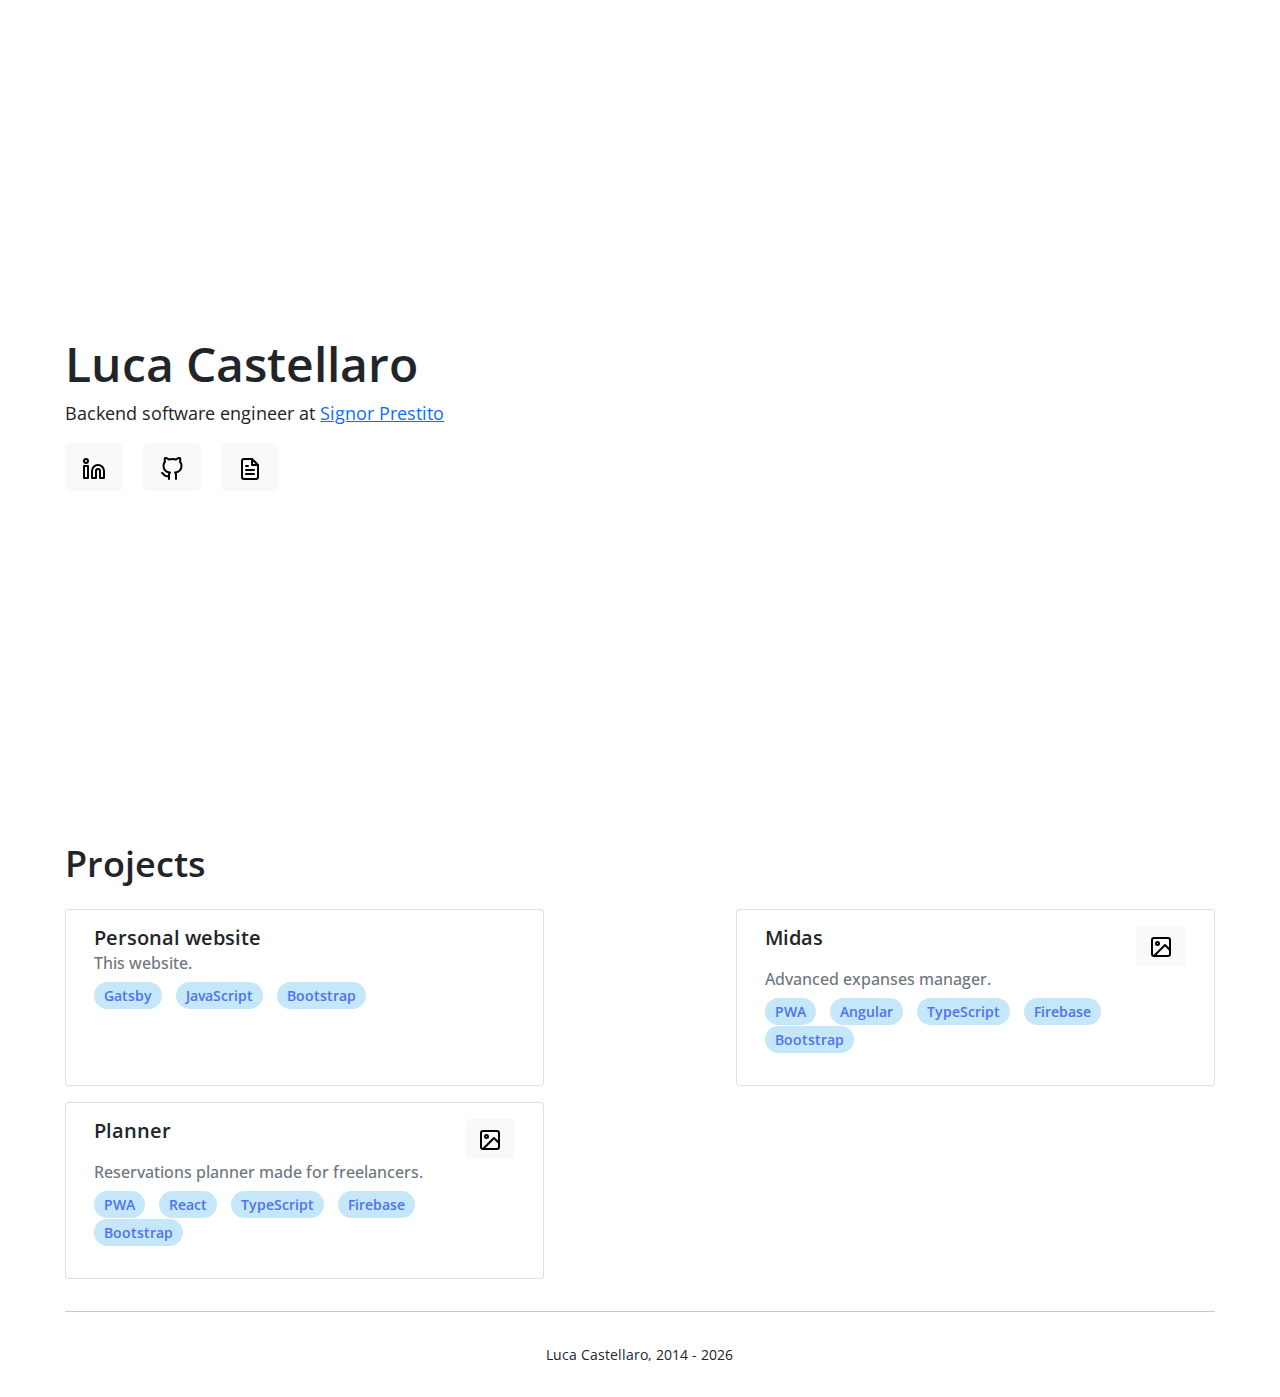
<file: index.html>
<!DOCTYPE html><html><head><meta charSet="utf-8"/><meta http-equiv="x-ua-compatible" content="ie=edge"/><meta name="viewport" content="width=device-width, initial-scale=1, shrink-to-fit=no"/><style data-href="/styles.ce69e01544f70223a83b.css" id="gatsby-global-css">@import url(https://fonts.googleapis.com/css2?family=Open+Sans:wght@400;700&display=swap);
/*!
 * Bootstrap v5.1.3 (https://getbootstrap.com/)
 * Copyright 2011-2021 The Bootstrap Authors
 * Copyright 2011-2021 Twitter, Inc.
 * Licensed under MIT (https://github.com/twbs/bootstrap/blob/main/LICENSE)
 */:root{--bs-blue:#0d6efd;--bs-indigo:#6610f2;--bs-purple:#6f42c1;--bs-pink:#d63384;--bs-red:#dc3545;--bs-orange:#fd7e14;--bs-yellow:#ffc107;--bs-green:#198754;--bs-teal:#20c997;--bs-cyan:#0dcaf0;--bs-white:#fff;--bs-gray:#6c757d;--bs-gray-dark:#343a40;--bs-gray-100:#f8f9fa;--bs-gray-200:#e9ecef;--bs-gray-300:#dee2e6;--bs-gray-400:#ced4da;--bs-gray-500:#adb5bd;--bs-gray-600:#6c757d;--bs-gray-700:#495057;--bs-gray-800:#343a40;--bs-gray-900:#212529;--bs-primary:#0d6efd;--bs-secondary:#6c757d;--bs-success:#198754;--bs-info:#0dcaf0;--bs-warning:#ffc107;--bs-danger:#dc3545;--bs-light:#f8f9fa;--bs-dark:#212529;--bs-primary-rgb:13,110,253;--bs-secondary-rgb:108,117,125;--bs-success-rgb:25,135,84;--bs-info-rgb:13,202,240;--bs-warning-rgb:255,193,7;--bs-danger-rgb:220,53,69;--bs-light-rgb:248,249,250;--bs-dark-rgb:33,37,41;--bs-white-rgb:255,255,255;--bs-black-rgb:0,0,0;--bs-body-color-rgb:33,37,41;--bs-body-bg-rgb:255,255,255;--bs-font-sans-serif:system-ui,-apple-system,"Segoe UI",Roboto,"Helvetica Neue",Arial,"Noto Sans","Liberation Sans",sans-serif,"Apple Color Emoji","Segoe UI Emoji","Segoe UI Symbol","Noto Color Emoji";--bs-font-monospace:SFMono-Regular,Menlo,Monaco,Consolas,"Liberation Mono","Courier New",monospace;--bs-gradient:linear-gradient(180deg,hsla(0,0%,100%,0.15),hsla(0,0%,100%,0));--bs-body-font-family:var(--bs-font-sans-serif);--bs-body-font-size:1rem;--bs-body-font-weight:400;--bs-body-line-height:1.5;--bs-body-color:#212529;--bs-body-bg:#fff}*,:after,:before{box-sizing:border-box}@media (prefers-reduced-motion:no-preference){:root{scroll-behavior:smooth}}body{margin:0;font-family:var(--bs-body-font-family);font-size:var(--bs-body-font-size);font-weight:var(--bs-body-font-weight);line-height:var(--bs-body-line-height);color:var(--bs-body-color);text-align:var(--bs-body-text-align);background-color:var(--bs-body-bg);-webkit-text-size-adjust:100%;-webkit-tap-highlight-color:rgba(0,0,0,0)}hr{margin:1rem 0;color:inherit;background-color:currentColor;border:0;opacity:.25}hr:not([size]){height:1px}.h1,.h2,.h3,.h4,.h5,.h6,h1,h2,h3,h4,h5,h6{margin-top:0;margin-bottom:.5rem;font-weight:500;line-height:1.2}.h1,h1{font-size:calc(1.375rem + 1.5vw)}@media (min-width:1200px){.h1,h1{font-size:2.5rem}}.h2,h2{font-size:calc(1.325rem + .9vw)}@media (min-width:1200px){.h2,h2{font-size:2rem}}.h3,h3{font-size:calc(1.3rem + .6vw)}@media (min-width:1200px){.h3,h3{font-size:1.75rem}}.h4,h4{font-size:calc(1.275rem + .3vw)}@media (min-width:1200px){.h4,h4{font-size:1.5rem}}.h5,h5{font-size:1.25rem}.h6,h6{font-size:1rem}p{margin-top:0;margin-bottom:1rem}abbr[data-bs-original-title],abbr[title]{-webkit-text-decoration:underline dotted;text-decoration:underline dotted;cursor:help;-webkit-text-decoration-skip-ink:none;text-decoration-skip-ink:none}address{margin-bottom:1rem;font-style:normal;line-height:inherit}ol,ul{padding-left:2rem}dl,ol,ul{margin-top:0;margin-bottom:1rem}ol ol,ol ul,ul ol,ul ul{margin-bottom:0}dt{font-weight:700}dd{margin-bottom:.5rem;margin-left:0}blockquote{margin:0 0 1rem}b,strong{font-weight:bolder}.small,small{font-size:.875em}.mark,mark{padding:.2em;background-color:#fcf8e3}sub,sup{position:relative;font-size:.75em;line-height:0;vertical-align:baseline}sub{bottom:-.25em}sup{top:-.5em}a{color:#0d6efd;text-decoration:underline}a:hover{color:#0a58ca}a:not([href]):not([class]),a:not([href]):not([class]):hover{color:inherit;text-decoration:none}code,kbd,pre,samp{font-family:var(--bs-font-monospace);font-size:1em;direction:ltr;unicode-bidi:bidi-override}pre{display:block;margin-top:0;margin-bottom:1rem;overflow:auto;font-size:.875em}pre code{font-size:inherit;color:inherit;word-break:normal}code{font-size:.875em;color:#d63384;word-wrap:break-word}a>code{color:inherit}kbd{padding:.2rem .4rem;font-size:.875em;color:#fff;background-color:#212529;border-radius:.2rem}kbd kbd{padding:0;font-size:1em;font-weight:700}figure{margin:0 0 1rem}img,svg{vertical-align:middle}table{caption-side:bottom;border-collapse:collapse}caption{padding-top:.5rem;padding-bottom:.5rem;color:#6c757d;text-align:left}th{text-align:inherit;text-align:-webkit-match-parent}tbody,td,tfoot,th,thead,tr{border:0 solid;border-color:inherit}label{display:inline-block}button{border-radius:0}button:focus:not(:focus-visible){outline:0}button,input,optgroup,select,textarea{margin:0;font-family:inherit;font-size:inherit;line-height:inherit}button,select{text-transform:none}[role=button]{cursor:pointer}select{word-wrap:normal}select:disabled{opacity:1}[list]::-webkit-calendar-picker-indicator{display:none}[type=button],[type=reset],[type=submit],button{-webkit-appearance:button}[type=button]:not(:disabled),[type=reset]:not(:disabled),[type=submit]:not(:disabled),button:not(:disabled){cursor:pointer}::-moz-focus-inner{padding:0;border-style:none}textarea{resize:vertical}fieldset{min-width:0;padding:0;margin:0;border:0}legend{float:left;width:100%;padding:0;margin-bottom:.5rem;font-size:calc(1.275rem + .3vw);line-height:inherit}@media (min-width:1200px){legend{font-size:1.5rem}}legend+*{clear:left}::-webkit-datetime-edit-day-field,::-webkit-datetime-edit-fields-wrapper,::-webkit-datetime-edit-hour-field,::-webkit-datetime-edit-minute,::-webkit-datetime-edit-month-field,::-webkit-datetime-edit-text,::-webkit-datetime-edit-year-field{padding:0}::-webkit-inner-spin-button{height:auto}[type=search]{outline-offset:-2px;-webkit-appearance:textfield}::-webkit-search-decoration{-webkit-appearance:none}::-webkit-color-swatch-wrapper{padding:0}::file-selector-button{font:inherit}::-webkit-file-upload-button{font:inherit;-webkit-appearance:button}output{display:inline-block}iframe{border:0}summary{display:list-item;cursor:pointer}progress{vertical-align:baseline}[hidden]{display:none!important}.lead{font-size:1.25rem;font-weight:300}.display-1{font-size:calc(1.625rem + 4.5vw);font-weight:300;line-height:1.2}@media (min-width:1200px){.display-1{font-size:5rem}}.display-2{font-size:calc(1.575rem + 3.9vw);font-weight:300;line-height:1.2}@media (min-width:1200px){.display-2{font-size:4.5rem}}.display-3{font-size:calc(1.525rem + 3.3vw);font-weight:300;line-height:1.2}@media (min-width:1200px){.display-3{font-size:4rem}}.display-4{font-size:calc(1.475rem + 2.7vw);font-weight:300;line-height:1.2}@media (min-width:1200px){.display-4{font-size:3.5rem}}.display-5{font-size:calc(1.425rem + 2.1vw);font-weight:300;line-height:1.2}@media (min-width:1200px){.display-5{font-size:3rem}}.display-6{font-size:calc(1.375rem + 1.5vw);font-weight:300;line-height:1.2}@media (min-width:1200px){.display-6{font-size:2.5rem}}.list-inline,.list-unstyled{padding-left:0;list-style:none}.list-inline-item{display:inline-block}.list-inline-item:not(:last-child){margin-right:.5rem}.initialism{font-size:.875em;text-transform:uppercase}.blockquote{margin-bottom:1rem;font-size:1.25rem}.blockquote>:last-child{margin-bottom:0}.blockquote-footer{margin-top:-1rem;margin-bottom:1rem;font-size:.875em;color:#6c757d}.blockquote-footer:before{content:"\2014\A0"}.img-fluid,.img-thumbnail{max-width:100%;height:auto}.img-thumbnail{padding:.25rem;background-color:#fff;border:1px solid #dee2e6;border-radius:.25rem}.figure{display:inline-block}.figure-img{margin-bottom:.5rem;line-height:1}.figure-caption{font-size:.875em;color:#6c757d}.container,.container-fluid,.container-lg,.container-md,.container-sm,.container-xl,.container-xxl{width:100%;padding-right:var(--bs-gutter-x,.75rem);padding-left:var(--bs-gutter-x,.75rem);margin-right:auto;margin-left:auto}@media (min-width:576px){.container,.container-sm{max-width:540px}}@media (min-width:768px){.container,.container-md,.container-sm{max-width:720px}}@media (min-width:992px){.container,.container-lg,.container-md,.container-sm{max-width:960px}}@media (min-width:1200px){.container,.container-lg,.container-md,.container-sm,.container-xl{max-width:1140px}}@media (min-width:1400px){.container,.container-lg,.container-md,.container-sm,.container-xl,.container-xxl{max-width:1320px}}.row{--bs-gutter-x:1.5rem;--bs-gutter-y:0;display:flex;flex-wrap:wrap;margin-top:calc(var(--bs-gutter-y)*-1);margin-right:calc(var(--bs-gutter-x)*-0.5);margin-left:calc(var(--bs-gutter-x)*-0.5)}.row>*{flex-shrink:0;width:100%;max-width:100%;padding-right:calc(var(--bs-gutter-x)*0.5);padding-left:calc(var(--bs-gutter-x)*0.5);margin-top:var(--bs-gutter-y)}.col{flex:1 0}.row-cols-auto>*{flex:0 0 auto;width:auto}.row-cols-1>*{flex:0 0 auto;width:100%}.row-cols-2>*{flex:0 0 auto;width:50%}.row-cols-3>*{flex:0 0 auto;width:33.3333333333%}.row-cols-4>*{flex:0 0 auto;width:25%}.row-cols-5>*{flex:0 0 auto;width:20%}.row-cols-6>*{flex:0 0 auto;width:16.6666666667%}.col-auto{flex:0 0 auto;width:auto}.col-1{flex:0 0 auto;width:8.33333333%}.col-2{flex:0 0 auto;width:16.66666667%}.col-3{flex:0 0 auto;width:25%}.col-4{flex:0 0 auto;width:33.33333333%}.col-5{flex:0 0 auto;width:41.66666667%}.col-6{flex:0 0 auto;width:50%}.col-7{flex:0 0 auto;width:58.33333333%}.col-8{flex:0 0 auto;width:66.66666667%}.col-9{flex:0 0 auto;width:75%}.col-10{flex:0 0 auto;width:83.33333333%}.col-11{flex:0 0 auto;width:91.66666667%}.col-12{flex:0 0 auto;width:100%}.offset-1{margin-left:8.33333333%}.offset-2{margin-left:16.66666667%}.offset-3{margin-left:25%}.offset-4{margin-left:33.33333333%}.offset-5{margin-left:41.66666667%}.offset-6{margin-left:50%}.offset-7{margin-left:58.33333333%}.offset-8{margin-left:66.66666667%}.offset-9{margin-left:75%}.offset-10{margin-left:83.33333333%}.offset-11{margin-left:91.66666667%}.g-0,.gx-0{--bs-gutter-x:0}.g-0,.gy-0{--bs-gutter-y:0}.g-1,.gx-1{--bs-gutter-x:0.25rem}.g-1,.gy-1{--bs-gutter-y:0.25rem}.g-2,.gx-2{--bs-gutter-x:0.5rem}.g-2,.gy-2{--bs-gutter-y:0.5rem}.g-3,.gx-3{--bs-gutter-x:1rem}.g-3,.gy-3{--bs-gutter-y:1rem}.g-4,.gx-4{--bs-gutter-x:1.5rem}.g-4,.gy-4{--bs-gutter-y:1.5rem}.g-5,.gx-5{--bs-gutter-x:3rem}.g-5,.gy-5{--bs-gutter-y:3rem}@media (min-width:576px){.col-sm{flex:1 0}.row-cols-sm-auto>*{flex:0 0 auto;width:auto}.row-cols-sm-1>*{flex:0 0 auto;width:100%}.row-cols-sm-2>*{flex:0 0 auto;width:50%}.row-cols-sm-3>*{flex:0 0 auto;width:33.3333333333%}.row-cols-sm-4>*{flex:0 0 auto;width:25%}.row-cols-sm-5>*{flex:0 0 auto;width:20%}.row-cols-sm-6>*{flex:0 0 auto;width:16.6666666667%}.col-sm-auto{flex:0 0 auto;width:auto}.col-sm-1{flex:0 0 auto;width:8.33333333%}.col-sm-2{flex:0 0 auto;width:16.66666667%}.col-sm-3{flex:0 0 auto;width:25%}.col-sm-4{flex:0 0 auto;width:33.33333333%}.col-sm-5{flex:0 0 auto;width:41.66666667%}.col-sm-6{flex:0 0 auto;width:50%}.col-sm-7{flex:0 0 auto;width:58.33333333%}.col-sm-8{flex:0 0 auto;width:66.66666667%}.col-sm-9{flex:0 0 auto;width:75%}.col-sm-10{flex:0 0 auto;width:83.33333333%}.col-sm-11{flex:0 0 auto;width:91.66666667%}.col-sm-12{flex:0 0 auto;width:100%}.offset-sm-0{margin-left:0}.offset-sm-1{margin-left:8.33333333%}.offset-sm-2{margin-left:16.66666667%}.offset-sm-3{margin-left:25%}.offset-sm-4{margin-left:33.33333333%}.offset-sm-5{margin-left:41.66666667%}.offset-sm-6{margin-left:50%}.offset-sm-7{margin-left:58.33333333%}.offset-sm-8{margin-left:66.66666667%}.offset-sm-9{margin-left:75%}.offset-sm-10{margin-left:83.33333333%}.offset-sm-11{margin-left:91.66666667%}.g-sm-0,.gx-sm-0{--bs-gutter-x:0}.g-sm-0,.gy-sm-0{--bs-gutter-y:0}.g-sm-1,.gx-sm-1{--bs-gutter-x:0.25rem}.g-sm-1,.gy-sm-1{--bs-gutter-y:0.25rem}.g-sm-2,.gx-sm-2{--bs-gutter-x:0.5rem}.g-sm-2,.gy-sm-2{--bs-gutter-y:0.5rem}.g-sm-3,.gx-sm-3{--bs-gutter-x:1rem}.g-sm-3,.gy-sm-3{--bs-gutter-y:1rem}.g-sm-4,.gx-sm-4{--bs-gutter-x:1.5rem}.g-sm-4,.gy-sm-4{--bs-gutter-y:1.5rem}.g-sm-5,.gx-sm-5{--bs-gutter-x:3rem}.g-sm-5,.gy-sm-5{--bs-gutter-y:3rem}}@media (min-width:768px){.col-md{flex:1 0}.row-cols-md-auto>*{flex:0 0 auto;width:auto}.row-cols-md-1>*{flex:0 0 auto;width:100%}.row-cols-md-2>*{flex:0 0 auto;width:50%}.row-cols-md-3>*{flex:0 0 auto;width:33.3333333333%}.row-cols-md-4>*{flex:0 0 auto;width:25%}.row-cols-md-5>*{flex:0 0 auto;width:20%}.row-cols-md-6>*{flex:0 0 auto;width:16.6666666667%}.col-md-auto{flex:0 0 auto;width:auto}.col-md-1{flex:0 0 auto;width:8.33333333%}.col-md-2{flex:0 0 auto;width:16.66666667%}.col-md-3{flex:0 0 auto;width:25%}.col-md-4{flex:0 0 auto;width:33.33333333%}.col-md-5{flex:0 0 auto;width:41.66666667%}.col-md-6{flex:0 0 auto;width:50%}.col-md-7{flex:0 0 auto;width:58.33333333%}.col-md-8{flex:0 0 auto;width:66.66666667%}.col-md-9{flex:0 0 auto;width:75%}.col-md-10{flex:0 0 auto;width:83.33333333%}.col-md-11{flex:0 0 auto;width:91.66666667%}.col-md-12{flex:0 0 auto;width:100%}.offset-md-0{margin-left:0}.offset-md-1{margin-left:8.33333333%}.offset-md-2{margin-left:16.66666667%}.offset-md-3{margin-left:25%}.offset-md-4{margin-left:33.33333333%}.offset-md-5{margin-left:41.66666667%}.offset-md-6{margin-left:50%}.offset-md-7{margin-left:58.33333333%}.offset-md-8{margin-left:66.66666667%}.offset-md-9{margin-left:75%}.offset-md-10{margin-left:83.33333333%}.offset-md-11{margin-left:91.66666667%}.g-md-0,.gx-md-0{--bs-gutter-x:0}.g-md-0,.gy-md-0{--bs-gutter-y:0}.g-md-1,.gx-md-1{--bs-gutter-x:0.25rem}.g-md-1,.gy-md-1{--bs-gutter-y:0.25rem}.g-md-2,.gx-md-2{--bs-gutter-x:0.5rem}.g-md-2,.gy-md-2{--bs-gutter-y:0.5rem}.g-md-3,.gx-md-3{--bs-gutter-x:1rem}.g-md-3,.gy-md-3{--bs-gutter-y:1rem}.g-md-4,.gx-md-4{--bs-gutter-x:1.5rem}.g-md-4,.gy-md-4{--bs-gutter-y:1.5rem}.g-md-5,.gx-md-5{--bs-gutter-x:3rem}.g-md-5,.gy-md-5{--bs-gutter-y:3rem}}@media (min-width:992px){.col-lg{flex:1 0}.row-cols-lg-auto>*{flex:0 0 auto;width:auto}.row-cols-lg-1>*{flex:0 0 auto;width:100%}.row-cols-lg-2>*{flex:0 0 auto;width:50%}.row-cols-lg-3>*{flex:0 0 auto;width:33.3333333333%}.row-cols-lg-4>*{flex:0 0 auto;width:25%}.row-cols-lg-5>*{flex:0 0 auto;width:20%}.row-cols-lg-6>*{flex:0 0 auto;width:16.6666666667%}.col-lg-auto{flex:0 0 auto;width:auto}.col-lg-1{flex:0 0 auto;width:8.33333333%}.col-lg-2{flex:0 0 auto;width:16.66666667%}.col-lg-3{flex:0 0 auto;width:25%}.col-lg-4{flex:0 0 auto;width:33.33333333%}.col-lg-5{flex:0 0 auto;width:41.66666667%}.col-lg-6{flex:0 0 auto;width:50%}.col-lg-7{flex:0 0 auto;width:58.33333333%}.col-lg-8{flex:0 0 auto;width:66.66666667%}.col-lg-9{flex:0 0 auto;width:75%}.col-lg-10{flex:0 0 auto;width:83.33333333%}.col-lg-11{flex:0 0 auto;width:91.66666667%}.col-lg-12{flex:0 0 auto;width:100%}.offset-lg-0{margin-left:0}.offset-lg-1{margin-left:8.33333333%}.offset-lg-2{margin-left:16.66666667%}.offset-lg-3{margin-left:25%}.offset-lg-4{margin-left:33.33333333%}.offset-lg-5{margin-left:41.66666667%}.offset-lg-6{margin-left:50%}.offset-lg-7{margin-left:58.33333333%}.offset-lg-8{margin-left:66.66666667%}.offset-lg-9{margin-left:75%}.offset-lg-10{margin-left:83.33333333%}.offset-lg-11{margin-left:91.66666667%}.g-lg-0,.gx-lg-0{--bs-gutter-x:0}.g-lg-0,.gy-lg-0{--bs-gutter-y:0}.g-lg-1,.gx-lg-1{--bs-gutter-x:0.25rem}.g-lg-1,.gy-lg-1{--bs-gutter-y:0.25rem}.g-lg-2,.gx-lg-2{--bs-gutter-x:0.5rem}.g-lg-2,.gy-lg-2{--bs-gutter-y:0.5rem}.g-lg-3,.gx-lg-3{--bs-gutter-x:1rem}.g-lg-3,.gy-lg-3{--bs-gutter-y:1rem}.g-lg-4,.gx-lg-4{--bs-gutter-x:1.5rem}.g-lg-4,.gy-lg-4{--bs-gutter-y:1.5rem}.g-lg-5,.gx-lg-5{--bs-gutter-x:3rem}.g-lg-5,.gy-lg-5{--bs-gutter-y:3rem}}@media (min-width:1200px){.col-xl{flex:1 0}.row-cols-xl-auto>*{flex:0 0 auto;width:auto}.row-cols-xl-1>*{flex:0 0 auto;width:100%}.row-cols-xl-2>*{flex:0 0 auto;width:50%}.row-cols-xl-3>*{flex:0 0 auto;width:33.3333333333%}.row-cols-xl-4>*{flex:0 0 auto;width:25%}.row-cols-xl-5>*{flex:0 0 auto;width:20%}.row-cols-xl-6>*{flex:0 0 auto;width:16.6666666667%}.col-xl-auto{flex:0 0 auto;width:auto}.col-xl-1{flex:0 0 auto;width:8.33333333%}.col-xl-2{flex:0 0 auto;width:16.66666667%}.col-xl-3{flex:0 0 auto;width:25%}.col-xl-4{flex:0 0 auto;width:33.33333333%}.col-xl-5{flex:0 0 auto;width:41.66666667%}.col-xl-6{flex:0 0 auto;width:50%}.col-xl-7{flex:0 0 auto;width:58.33333333%}.col-xl-8{flex:0 0 auto;width:66.66666667%}.col-xl-9{flex:0 0 auto;width:75%}.col-xl-10{flex:0 0 auto;width:83.33333333%}.col-xl-11{flex:0 0 auto;width:91.66666667%}.col-xl-12{flex:0 0 auto;width:100%}.offset-xl-0{margin-left:0}.offset-xl-1{margin-left:8.33333333%}.offset-xl-2{margin-left:16.66666667%}.offset-xl-3{margin-left:25%}.offset-xl-4{margin-left:33.33333333%}.offset-xl-5{margin-left:41.66666667%}.offset-xl-6{margin-left:50%}.offset-xl-7{margin-left:58.33333333%}.offset-xl-8{margin-left:66.66666667%}.offset-xl-9{margin-left:75%}.offset-xl-10{margin-left:83.33333333%}.offset-xl-11{margin-left:91.66666667%}.g-xl-0,.gx-xl-0{--bs-gutter-x:0}.g-xl-0,.gy-xl-0{--bs-gutter-y:0}.g-xl-1,.gx-xl-1{--bs-gutter-x:0.25rem}.g-xl-1,.gy-xl-1{--bs-gutter-y:0.25rem}.g-xl-2,.gx-xl-2{--bs-gutter-x:0.5rem}.g-xl-2,.gy-xl-2{--bs-gutter-y:0.5rem}.g-xl-3,.gx-xl-3{--bs-gutter-x:1rem}.g-xl-3,.gy-xl-3{--bs-gutter-y:1rem}.g-xl-4,.gx-xl-4{--bs-gutter-x:1.5rem}.g-xl-4,.gy-xl-4{--bs-gutter-y:1.5rem}.g-xl-5,.gx-xl-5{--bs-gutter-x:3rem}.g-xl-5,.gy-xl-5{--bs-gutter-y:3rem}}@media (min-width:1400px){.col-xxl{flex:1 0}.row-cols-xxl-auto>*{flex:0 0 auto;width:auto}.row-cols-xxl-1>*{flex:0 0 auto;width:100%}.row-cols-xxl-2>*{flex:0 0 auto;width:50%}.row-cols-xxl-3>*{flex:0 0 auto;width:33.3333333333%}.row-cols-xxl-4>*{flex:0 0 auto;width:25%}.row-cols-xxl-5>*{flex:0 0 auto;width:20%}.row-cols-xxl-6>*{flex:0 0 auto;width:16.6666666667%}.col-xxl-auto{flex:0 0 auto;width:auto}.col-xxl-1{flex:0 0 auto;width:8.33333333%}.col-xxl-2{flex:0 0 auto;width:16.66666667%}.col-xxl-3{flex:0 0 auto;width:25%}.col-xxl-4{flex:0 0 auto;width:33.33333333%}.col-xxl-5{flex:0 0 auto;width:41.66666667%}.col-xxl-6{flex:0 0 auto;width:50%}.col-xxl-7{flex:0 0 auto;width:58.33333333%}.col-xxl-8{flex:0 0 auto;width:66.66666667%}.col-xxl-9{flex:0 0 auto;width:75%}.col-xxl-10{flex:0 0 auto;width:83.33333333%}.col-xxl-11{flex:0 0 auto;width:91.66666667%}.col-xxl-12{flex:0 0 auto;width:100%}.offset-xxl-0{margin-left:0}.offset-xxl-1{margin-left:8.33333333%}.offset-xxl-2{margin-left:16.66666667%}.offset-xxl-3{margin-left:25%}.offset-xxl-4{margin-left:33.33333333%}.offset-xxl-5{margin-left:41.66666667%}.offset-xxl-6{margin-left:50%}.offset-xxl-7{margin-left:58.33333333%}.offset-xxl-8{margin-left:66.66666667%}.offset-xxl-9{margin-left:75%}.offset-xxl-10{margin-left:83.33333333%}.offset-xxl-11{margin-left:91.66666667%}.g-xxl-0,.gx-xxl-0{--bs-gutter-x:0}.g-xxl-0,.gy-xxl-0{--bs-gutter-y:0}.g-xxl-1,.gx-xxl-1{--bs-gutter-x:0.25rem}.g-xxl-1,.gy-xxl-1{--bs-gutter-y:0.25rem}.g-xxl-2,.gx-xxl-2{--bs-gutter-x:0.5rem}.g-xxl-2,.gy-xxl-2{--bs-gutter-y:0.5rem}.g-xxl-3,.gx-xxl-3{--bs-gutter-x:1rem}.g-xxl-3,.gy-xxl-3{--bs-gutter-y:1rem}.g-xxl-4,.gx-xxl-4{--bs-gutter-x:1.5rem}.g-xxl-4,.gy-xxl-4{--bs-gutter-y:1.5rem}.g-xxl-5,.gx-xxl-5{--bs-gutter-x:3rem}.g-xxl-5,.gy-xxl-5{--bs-gutter-y:3rem}}.table{--bs-table-bg:transparent;--bs-table-accent-bg:transparent;--bs-table-striped-color:#212529;--bs-table-striped-bg:rgba(0,0,0,0.05);--bs-table-active-color:#212529;--bs-table-active-bg:rgba(0,0,0,0.1);--bs-table-hover-color:#212529;--bs-table-hover-bg:rgba(0,0,0,0.075);width:100%;margin-bottom:1rem;color:#212529;vertical-align:top;border-color:#dee2e6}.table>:not(caption)>*>*{padding:.5rem;background-color:var(--bs-table-bg);border-bottom-width:1px;box-shadow:inset 0 0 0 9999px var(--bs-table-accent-bg)}.table>tbody{vertical-align:inherit}.table>thead{vertical-align:bottom}.table>:not(:first-child){border-top:2px solid}.caption-top{caption-side:top}.table-sm>:not(caption)>*>*{padding:.25rem}.table-bordered>:not(caption)>*{border-width:1px 0}.table-bordered>:not(caption)>*>*{border-width:0 1px}.table-borderless>:not(caption)>*>*{border-bottom-width:0}.table-borderless>:not(:first-child){border-top-width:0}.table-striped>tbody>tr:nth-of-type(odd)>*{--bs-table-accent-bg:var(--bs-table-striped-bg);color:var(--bs-table-striped-color)}.table-active{--bs-table-accent-bg:var(--bs-table-active-bg);color:var(--bs-table-active-color)}.table-hover>tbody>tr:hover>*{--bs-table-accent-bg:var(--bs-table-hover-bg);color:var(--bs-table-hover-color)}.table-primary{--bs-table-bg:#cfe2ff;--bs-table-striped-bg:#c5d7f2;--bs-table-striped-color:#000;--bs-table-active-bg:#bacbe6;--bs-table-active-color:#000;--bs-table-hover-bg:#bfd1ec;--bs-table-hover-color:#000;color:#000;border-color:#bacbe6}.table-secondary{--bs-table-bg:#e2e3e5;--bs-table-striped-bg:#d7d8da;--bs-table-striped-color:#000;--bs-table-active-bg:#cbccce;--bs-table-active-color:#000;--bs-table-hover-bg:#d1d2d4;--bs-table-hover-color:#000;color:#000;border-color:#cbccce}.table-success{--bs-table-bg:#d1e7dd;--bs-table-striped-bg:#c7dbd2;--bs-table-striped-color:#000;--bs-table-active-bg:#bcd0c7;--bs-table-active-color:#000;--bs-table-hover-bg:#c1d6cc;--bs-table-hover-color:#000;color:#000;border-color:#bcd0c7}.table-info{--bs-table-bg:#cff4fc;--bs-table-striped-bg:#c5e8ef;--bs-table-striped-color:#000;--bs-table-active-bg:#badce3;--bs-table-active-color:#000;--bs-table-hover-bg:#bfe2e9;--bs-table-hover-color:#000;color:#000;border-color:#badce3}.table-warning{--bs-table-bg:#fff3cd;--bs-table-striped-bg:#f2e7c3;--bs-table-striped-color:#000;--bs-table-active-bg:#e6dbb9;--bs-table-active-color:#000;--bs-table-hover-bg:#ece1be;--bs-table-hover-color:#000;color:#000;border-color:#e6dbb9}.table-danger{--bs-table-bg:#f8d7da;--bs-table-striped-bg:#eccccf;--bs-table-striped-color:#000;--bs-table-active-bg:#dfc2c4;--bs-table-active-color:#000;--bs-table-hover-bg:#e5c7ca;--bs-table-hover-color:#000;color:#000;border-color:#dfc2c4}.table-light{--bs-table-bg:#f8f9fa;--bs-table-striped-bg:#ecedee;--bs-table-striped-color:#000;--bs-table-active-bg:#dfe0e1;--bs-table-active-color:#000;--bs-table-hover-bg:#e5e6e7;--bs-table-hover-color:#000;color:#000;border-color:#dfe0e1}.table-dark{--bs-table-bg:#212529;--bs-table-striped-bg:#2c3034;--bs-table-striped-color:#fff;--bs-table-active-bg:#373b3e;--bs-table-active-color:#fff;--bs-table-hover-bg:#323539;--bs-table-hover-color:#fff;color:#fff;border-color:#373b3e}.table-responsive{overflow-x:auto;-webkit-overflow-scrolling:touch}@media (max-width:575.98px){.table-responsive-sm{overflow-x:auto;-webkit-overflow-scrolling:touch}}@media (max-width:767.98px){.table-responsive-md{overflow-x:auto;-webkit-overflow-scrolling:touch}}@media (max-width:991.98px){.table-responsive-lg{overflow-x:auto;-webkit-overflow-scrolling:touch}}@media (max-width:1199.98px){.table-responsive-xl{overflow-x:auto;-webkit-overflow-scrolling:touch}}@media (max-width:1399.98px){.table-responsive-xxl{overflow-x:auto;-webkit-overflow-scrolling:touch}}.form-label{margin-bottom:.5rem}.col-form-label{padding-top:calc(.375rem + 1px);padding-bottom:calc(.375rem + 1px);margin-bottom:0;font-size:inherit;line-height:1.5}.col-form-label-lg{padding-top:calc(.5rem + 1px);padding-bottom:calc(.5rem + 1px);font-size:1.25rem}.col-form-label-sm{padding-top:calc(.25rem + 1px);padding-bottom:calc(.25rem + 1px);font-size:.875rem}.form-text{margin-top:.25rem;font-size:.875em;color:#6c757d}.form-control{display:block;width:100%;padding:.375rem .75rem;font-size:1rem;font-weight:400;line-height:1.5;color:#212529;background-color:#fff;background-clip:padding-box;border:1px solid #ced4da;-webkit-appearance:none;appearance:none;border-radius:.25rem;transition:border-color .15s ease-in-out,box-shadow .15s ease-in-out}@media (prefers-reduced-motion:reduce){.form-control{transition:none}}.form-control[type=file]{overflow:hidden}.form-control[type=file]:not(:disabled):not([readonly]){cursor:pointer}.form-control:focus{color:#212529;background-color:#fff;border-color:#86b7fe;outline:0;box-shadow:0 0 0 .25rem rgba(13,110,253,.25)}.form-control::-webkit-date-and-time-value{height:1.5em}.form-control::-webkit-input-placeholder{color:#6c757d;opacity:1}.form-control:-ms-input-placeholder{color:#6c757d;opacity:1}.form-control::placeholder{color:#6c757d;opacity:1}.form-control:disabled,.form-control[readonly]{background-color:#e9ecef;opacity:1}.form-control::file-selector-button{padding:.375rem .75rem;margin:-.375rem -.75rem;-webkit-margin-end:.75rem;margin-inline-end:.75rem;color:#212529;background-color:#e9ecef;pointer-events:none;border:0 solid;border-color:inherit;border-inline-end-width:1px;border-radius:0;transition:color .15s ease-in-out,background-color .15s ease-in-out,border-color .15s ease-in-out,box-shadow .15s ease-in-out}@media (prefers-reduced-motion:reduce){.form-control::-webkit-file-upload-button{-webkit-transition:none;transition:none}.form-control::file-selector-button{transition:none}}.form-control:hover:not(:disabled):not([readonly])::file-selector-button{background-color:#dde0e3}.form-control::-webkit-file-upload-button{padding:.375rem .75rem;margin:-.375rem -.75rem;-webkit-margin-end:.75rem;margin-inline-end:.75rem;color:#212529;background-color:#e9ecef;pointer-events:none;border:0 solid;border-color:inherit;border-inline-end-width:1px;border-radius:0;-webkit-transition:color .15s ease-in-out,background-color .15s ease-in-out,border-color .15s ease-in-out,box-shadow .15s ease-in-out;transition:color .15s ease-in-out,background-color .15s ease-in-out,border-color .15s ease-in-out,box-shadow .15s ease-in-out}@media (prefers-reduced-motion:reduce){.form-control::-webkit-file-upload-button{-webkit-transition:none;transition:none}}.form-control:hover:not(:disabled):not([readonly])::-webkit-file-upload-button{background-color:#dde0e3}.form-control-plaintext{display:block;width:100%;padding:.375rem 0;margin-bottom:0;line-height:1.5;color:#212529;background-color:transparent;border:solid transparent;border-width:1px 0}.form-control-plaintext.form-control-lg,.form-control-plaintext.form-control-sm{padding-right:0;padding-left:0}.form-control-sm{min-height:calc(1.5em + .5rem + 2px);padding:.25rem .5rem;font-size:.875rem;border-radius:.2rem}.form-control-sm::file-selector-button{padding:.25rem .5rem;margin:-.25rem -.5rem;-webkit-margin-end:.5rem;margin-inline-end:.5rem}.form-control-sm::-webkit-file-upload-button{padding:.25rem .5rem;margin:-.25rem -.5rem;-webkit-margin-end:.5rem;margin-inline-end:.5rem}.form-control-lg{min-height:calc(1.5em + 1rem + 2px);padding:.5rem 1rem;font-size:1.25rem;border-radius:.3rem}.form-control-lg::file-selector-button{padding:.5rem 1rem;margin:-.5rem -1rem;-webkit-margin-end:1rem;margin-inline-end:1rem}.form-control-lg::-webkit-file-upload-button{padding:.5rem 1rem;margin:-.5rem -1rem;-webkit-margin-end:1rem;margin-inline-end:1rem}textarea.form-control{min-height:calc(1.5em + .75rem + 2px)}textarea.form-control-sm{min-height:calc(1.5em + .5rem + 2px)}textarea.form-control-lg{min-height:calc(1.5em + 1rem + 2px)}.form-control-color{width:3rem;height:auto;padding:.375rem}.form-control-color:not(:disabled):not([readonly]){cursor:pointer}.form-control-color::-moz-color-swatch{height:1.5em;border-radius:.25rem}.form-control-color::-webkit-color-swatch{height:1.5em;border-radius:.25rem}.form-select{display:block;width:100%;padding:.375rem 2.25rem .375rem .75rem;-moz-padding-start:calc(.75rem - 3px);font-size:1rem;font-weight:400;line-height:1.5;color:#212529;background-color:#fff;background-image:url("data:image/svg+xml;charset=utf-8,%3Csvg xmlns='http://www.w3.org/2000/svg' viewBox='0 0 16 16'%3E%3Cpath fill='none' stroke='%23343a40' stroke-linecap='round' stroke-linejoin='round' stroke-width='2' d='M2 5l6 6 6-6'/%3E%3C/svg%3E");background-repeat:no-repeat;background-position:right .75rem center;background-size:16px 12px;border:1px solid #ced4da;border-radius:.25rem;transition:border-color .15s ease-in-out,box-shadow .15s ease-in-out;-webkit-appearance:none;appearance:none}@media (prefers-reduced-motion:reduce){.form-select{transition:none}}.form-select:focus{border-color:#86b7fe;outline:0;box-shadow:0 0 0 .25rem rgba(13,110,253,.25)}.form-select[multiple],.form-select[size]:not([size="1"]){padding-right:.75rem;background-image:none}.form-select:disabled{background-color:#e9ecef}.form-select:-moz-focusring{color:transparent;text-shadow:0 0 0 #212529}.form-select-sm{padding-top:.25rem;padding-bottom:.25rem;padding-left:.5rem;font-size:.875rem;border-radius:.2rem}.form-select-lg{padding-top:.5rem;padding-bottom:.5rem;padding-left:1rem;font-size:1.25rem;border-radius:.3rem}.form-check{display:block;min-height:1.5rem;padding-left:1.5em;margin-bottom:.125rem}.form-check .form-check-input{float:left;margin-left:-1.5em}.form-check-input{width:1em;height:1em;margin-top:.25em;vertical-align:top;background-color:#fff;background-repeat:no-repeat;background-position:50%;background-size:contain;border:1px solid rgba(0,0,0,.25);-webkit-appearance:none;appearance:none;-webkit-print-color-adjust:exact;color-adjust:exact}.form-check-input[type=checkbox]{border-radius:.25em}.form-check-input[type=radio]{border-radius:50%}.form-check-input:active{-webkit-filter:brightness(90%);filter:brightness(90%)}.form-check-input:focus{border-color:#86b7fe;outline:0;box-shadow:0 0 0 .25rem rgba(13,110,253,.25)}.form-check-input:checked{background-color:#0d6efd;border-color:#0d6efd}.form-check-input:checked[type=checkbox]{background-image:url("data:image/svg+xml;charset=utf-8,%3Csvg xmlns='http://www.w3.org/2000/svg' viewBox='0 0 20 20'%3E%3Cpath fill='none' stroke='%23fff' stroke-linecap='round' stroke-linejoin='round' stroke-width='3' d='M6 10l3 3l6-6'/%3E%3C/svg%3E")}.form-check-input:checked[type=radio]{background-image:url("data:image/svg+xml;charset=utf-8,%3Csvg xmlns='http://www.w3.org/2000/svg' viewBox='-4 -4 8 8'%3E%3Ccircle r='2' fill='%23fff'/%3E%3C/svg%3E")}.form-check-input[type=checkbox]:indeterminate{background-color:#0d6efd;border-color:#0d6efd;background-image:url("data:image/svg+xml;charset=utf-8,%3Csvg xmlns='http://www.w3.org/2000/svg' viewBox='0 0 20 20'%3E%3Cpath fill='none' stroke='%23fff' stroke-linecap='round' stroke-linejoin='round' stroke-width='3' d='M6 10h8'/%3E%3C/svg%3E")}.form-check-input:disabled{pointer-events:none;-webkit-filter:none;filter:none;opacity:.5}.form-check-input:disabled~.form-check-label,.form-check-input[disabled]~.form-check-label{opacity:.5}.form-switch{padding-left:2.5em}.form-switch .form-check-input{width:2em;margin-left:-2.5em;background-image:url("data:image/svg+xml;charset=utf-8,%3Csvg xmlns='http://www.w3.org/2000/svg' viewBox='-4 -4 8 8'%3E%3Ccircle r='3' fill='rgba(0, 0, 0, 0.25)'/%3E%3C/svg%3E");background-position:0;border-radius:2em;transition:background-position .15s ease-in-out}@media (prefers-reduced-motion:reduce){.form-switch .form-check-input{transition:none}}.form-switch .form-check-input:focus{background-image:url("data:image/svg+xml;charset=utf-8,%3Csvg xmlns='http://www.w3.org/2000/svg' viewBox='-4 -4 8 8'%3E%3Ccircle r='3' fill='%2386b7fe'/%3E%3C/svg%3E")}.form-switch .form-check-input:checked{background-position:100%;background-image:url("data:image/svg+xml;charset=utf-8,%3Csvg xmlns='http://www.w3.org/2000/svg' viewBox='-4 -4 8 8'%3E%3Ccircle r='3' fill='%23fff'/%3E%3C/svg%3E")}.form-check-inline{display:inline-block;margin-right:1rem}.btn-check{position:absolute;clip:rect(0,0,0,0);pointer-events:none}.btn-check:disabled+.btn,.btn-check[disabled]+.btn{pointer-events:none;-webkit-filter:none;filter:none;opacity:.65}.form-range{width:100%;height:1.5rem;padding:0;background-color:transparent;-webkit-appearance:none;appearance:none}.form-range:focus{outline:0}.form-range:focus::-webkit-slider-thumb{box-shadow:0 0 0 1px #fff,0 0 0 .25rem rgba(13,110,253,.25)}.form-range:focus::-moz-range-thumb{box-shadow:0 0 0 1px #fff,0 0 0 .25rem rgba(13,110,253,.25)}.form-range::-moz-focus-outer{border:0}.form-range::-webkit-slider-thumb{width:1rem;height:1rem;margin-top:-.25rem;background-color:#0d6efd;border:0;border-radius:1rem;-webkit-transition:background-color .15s ease-in-out,border-color .15s ease-in-out,box-shadow .15s ease-in-out;transition:background-color .15s ease-in-out,border-color .15s ease-in-out,box-shadow .15s ease-in-out;-webkit-appearance:none;appearance:none}@media (prefers-reduced-motion:reduce){.form-range::-webkit-slider-thumb{-webkit-transition:none;transition:none}}.form-range::-webkit-slider-thumb:active{background-color:#b6d4fe}.form-range::-webkit-slider-runnable-track{width:100%;height:.5rem;color:transparent;cursor:pointer;background-color:#dee2e6;border-color:transparent;border-radius:1rem}.form-range::-moz-range-thumb{width:1rem;height:1rem;background-color:#0d6efd;border:0;border-radius:1rem;-moz-transition:background-color .15s ease-in-out,border-color .15s ease-in-out,box-shadow .15s ease-in-out;transition:background-color .15s ease-in-out,border-color .15s ease-in-out,box-shadow .15s ease-in-out;appearance:none}@media (prefers-reduced-motion:reduce){.form-range::-moz-range-thumb{-moz-transition:none;transition:none}}.form-range::-moz-range-thumb:active{background-color:#b6d4fe}.form-range::-moz-range-track{width:100%;height:.5rem;color:transparent;cursor:pointer;background-color:#dee2e6;border-color:transparent;border-radius:1rem}.form-range:disabled{pointer-events:none}.form-range:disabled::-webkit-slider-thumb{background-color:#adb5bd}.form-range:disabled::-moz-range-thumb{background-color:#adb5bd}.form-floating{position:relative}.form-floating>.form-control,.form-floating>.form-select{height:calc(3.5rem + 2px);line-height:1.25}.form-floating>label{position:absolute;top:0;left:0;height:100%;padding:1rem .75rem;pointer-events:none;border:1px solid transparent;-webkit-transform-origin:0 0;transform-origin:0 0;transition:opacity .1s ease-in-out,-webkit-transform .1s ease-in-out;transition:opacity .1s ease-in-out,transform .1s ease-in-out;transition:opacity .1s ease-in-out,transform .1s ease-in-out,-webkit-transform .1s ease-in-out}@media (prefers-reduced-motion:reduce){.form-floating>label{transition:none}}.form-floating>.form-control{padding:1rem .75rem}.form-floating>.form-control::-webkit-input-placeholder{color:transparent}.form-floating>.form-control:-ms-input-placeholder{color:transparent}.form-floating>.form-control::placeholder{color:transparent}.form-floating>.form-control:not(:-ms-input-placeholder){padding-top:1.625rem;padding-bottom:.625rem}.form-floating>.form-control:focus,.form-floating>.form-control:not(:placeholder-shown){padding-top:1.625rem;padding-bottom:.625rem}.form-floating>.form-control:-webkit-autofill{padding-top:1.625rem;padding-bottom:.625rem}.form-floating>.form-select{padding-top:1.625rem;padding-bottom:.625rem}.form-floating>.form-control:not(:-ms-input-placeholder)~label{opacity:.65;transform:scale(.85) translateY(-.5rem) translateX(.15rem)}.form-floating>.form-control:focus~label,.form-floating>.form-control:not(:placeholder-shown)~label,.form-floating>.form-select~label{opacity:.65;-webkit-transform:scale(.85) translateY(-.5rem) translateX(.15rem);transform:scale(.85) translateY(-.5rem) translateX(.15rem)}.form-floating>.form-control:-webkit-autofill~label{opacity:.65;-webkit-transform:scale(.85) translateY(-.5rem) translateX(.15rem);transform:scale(.85) translateY(-.5rem) translateX(.15rem)}.input-group{position:relative;display:flex;flex-wrap:wrap;align-items:stretch;width:100%}.input-group>.form-control,.input-group>.form-select{position:relative;flex:1 1 auto;width:1%;min-width:0}.input-group>.form-control:focus,.input-group>.form-select:focus{z-index:3}.input-group .btn{position:relative;z-index:2}.input-group .btn:focus{z-index:3}.input-group-text{display:flex;align-items:center;padding:.375rem .75rem;font-size:1rem;font-weight:400;line-height:1.5;color:#212529;text-align:center;white-space:nowrap;background-color:#e9ecef;border:1px solid #ced4da;border-radius:.25rem}.input-group-lg>.btn,.input-group-lg>.form-control,.input-group-lg>.form-select,.input-group-lg>.input-group-text{padding:.5rem 1rem;font-size:1.25rem;border-radius:.3rem}.input-group-sm>.btn,.input-group-sm>.form-control,.input-group-sm>.form-select,.input-group-sm>.input-group-text{padding:.25rem .5rem;font-size:.875rem;border-radius:.2rem}.input-group-lg>.form-select,.input-group-sm>.form-select{padding-right:3rem}.input-group.has-validation>.dropdown-toggle:nth-last-child(n+4),.input-group.has-validation>:nth-last-child(n+3):not(.dropdown-toggle):not(.dropdown-menu),.input-group:not(.has-validation)>.dropdown-toggle:nth-last-child(n+3),.input-group:not(.has-validation)>:not(:last-child):not(.dropdown-toggle):not(.dropdown-menu){border-top-right-radius:0;border-bottom-right-radius:0}.input-group>:not(:first-child):not(.dropdown-menu):not(.valid-tooltip):not(.valid-feedback):not(.invalid-tooltip):not(.invalid-feedback){margin-left:-1px;border-top-left-radius:0;border-bottom-left-radius:0}.valid-feedback{display:none;width:100%;margin-top:.25rem;font-size:.875em;color:#198754}.valid-tooltip{position:absolute;top:100%;z-index:5;display:none;max-width:100%;padding:.25rem .5rem;margin-top:.1rem;font-size:.875rem;color:#fff;background-color:rgba(25,135,84,.9);border-radius:.25rem}.is-valid~.valid-feedback,.is-valid~.valid-tooltip,.was-validated :valid~.valid-feedback,.was-validated :valid~.valid-tooltip{display:block}.form-control.is-valid,.was-validated .form-control:valid{border-color:#198754;padding-right:calc(1.5em + .75rem);background-image:url("data:image/svg+xml;charset=utf-8,%3Csvg xmlns='http://www.w3.org/2000/svg' viewBox='0 0 8 8'%3E%3Cpath fill='%23198754' d='M2.3 6.73L.6 4.53c-.4-1.04.46-1.4 1.1-.8l1.1 1.4 3.4-3.8c.6-.63 1.6-.27 1.2.7l-4 4.6c-.43.5-.8.4-1.1.1z'/%3E%3C/svg%3E");background-repeat:no-repeat;background-position:right calc(.375em + .1875rem) center;background-size:calc(.75em + .375rem) calc(.75em + .375rem)}.form-control.is-valid:focus,.was-validated .form-control:valid:focus{border-color:#198754;box-shadow:0 0 0 .25rem rgba(25,135,84,.25)}.was-validated textarea.form-control:valid,textarea.form-control.is-valid{padding-right:calc(1.5em + .75rem);background-position:top calc(.375em + .1875rem) right calc(.375em + .1875rem)}.form-select.is-valid,.was-validated .form-select:valid{border-color:#198754}.form-select.is-valid:not([multiple]):not([size]),.form-select.is-valid:not([multiple])[size="1"],.was-validated .form-select:valid:not([multiple]):not([size]),.was-validated .form-select:valid:not([multiple])[size="1"]{padding-right:4.125rem;background-image:url("data:image/svg+xml;charset=utf-8,%3Csvg xmlns='http://www.w3.org/2000/svg' viewBox='0 0 16 16'%3E%3Cpath fill='none' stroke='%23343a40' stroke-linecap='round' stroke-linejoin='round' stroke-width='2' d='M2 5l6 6 6-6'/%3E%3C/svg%3E"),url("data:image/svg+xml;charset=utf-8,%3Csvg xmlns='http://www.w3.org/2000/svg' viewBox='0 0 8 8'%3E%3Cpath fill='%23198754' d='M2.3 6.73L.6 4.53c-.4-1.04.46-1.4 1.1-.8l1.1 1.4 3.4-3.8c.6-.63 1.6-.27 1.2.7l-4 4.6c-.43.5-.8.4-1.1.1z'/%3E%3C/svg%3E");background-position:right .75rem center,center right 2.25rem;background-size:16px 12px,calc(.75em + .375rem) calc(.75em + .375rem)}.form-select.is-valid:focus,.was-validated .form-select:valid:focus{border-color:#198754;box-shadow:0 0 0 .25rem rgba(25,135,84,.25)}.form-check-input.is-valid,.was-validated .form-check-input:valid{border-color:#198754}.form-check-input.is-valid:checked,.was-validated .form-check-input:valid:checked{background-color:#198754}.form-check-input.is-valid:focus,.was-validated .form-check-input:valid:focus{box-shadow:0 0 0 .25rem rgba(25,135,84,.25)}.form-check-input.is-valid~.form-check-label,.was-validated .form-check-input:valid~.form-check-label{color:#198754}.form-check-inline .form-check-input~.valid-feedback{margin-left:.5em}.input-group .form-control.is-valid,.input-group .form-select.is-valid,.was-validated .input-group .form-control:valid,.was-validated .input-group .form-select:valid{z-index:1}.input-group .form-control.is-valid:focus,.input-group .form-select.is-valid:focus,.was-validated .input-group .form-control:valid:focus,.was-validated .input-group .form-select:valid:focus{z-index:3}.invalid-feedback{display:none;width:100%;margin-top:.25rem;font-size:.875em;color:#dc3545}.invalid-tooltip{position:absolute;top:100%;z-index:5;display:none;max-width:100%;padding:.25rem .5rem;margin-top:.1rem;font-size:.875rem;color:#fff;background-color:rgba(220,53,69,.9);border-radius:.25rem}.is-invalid~.invalid-feedback,.is-invalid~.invalid-tooltip,.was-validated :invalid~.invalid-feedback,.was-validated :invalid~.invalid-tooltip{display:block}.form-control.is-invalid,.was-validated .form-control:invalid{border-color:#dc3545;padding-right:calc(1.5em + .75rem);background-image:url("data:image/svg+xml;charset=utf-8,%3Csvg xmlns='http://www.w3.org/2000/svg' viewBox='0 0 12 12' width='12' height='12' fill='none' stroke='%23dc3545'%3E%3Ccircle cx='6' cy='6' r='4.5'/%3E%3Cpath stroke-linejoin='round' d='M5.8 3.6h.4L6 6.5z'/%3E%3Ccircle cx='6' cy='8.2' r='.6' fill='%23dc3545' stroke='none'/%3E%3C/svg%3E");background-repeat:no-repeat;background-position:right calc(.375em + .1875rem) center;background-size:calc(.75em + .375rem) calc(.75em + .375rem)}.form-control.is-invalid:focus,.was-validated .form-control:invalid:focus{border-color:#dc3545;box-shadow:0 0 0 .25rem rgba(220,53,69,.25)}.was-validated textarea.form-control:invalid,textarea.form-control.is-invalid{padding-right:calc(1.5em + .75rem);background-position:top calc(.375em + .1875rem) right calc(.375em + .1875rem)}.form-select.is-invalid,.was-validated .form-select:invalid{border-color:#dc3545}.form-select.is-invalid:not([multiple]):not([size]),.form-select.is-invalid:not([multiple])[size="1"],.was-validated .form-select:invalid:not([multiple]):not([size]),.was-validated .form-select:invalid:not([multiple])[size="1"]{padding-right:4.125rem;background-image:url("data:image/svg+xml;charset=utf-8,%3Csvg xmlns='http://www.w3.org/2000/svg' viewBox='0 0 16 16'%3E%3Cpath fill='none' stroke='%23343a40' stroke-linecap='round' stroke-linejoin='round' stroke-width='2' d='M2 5l6 6 6-6'/%3E%3C/svg%3E"),url("data:image/svg+xml;charset=utf-8,%3Csvg xmlns='http://www.w3.org/2000/svg' viewBox='0 0 12 12' width='12' height='12' fill='none' stroke='%23dc3545'%3E%3Ccircle cx='6' cy='6' r='4.5'/%3E%3Cpath stroke-linejoin='round' d='M5.8 3.6h.4L6 6.5z'/%3E%3Ccircle cx='6' cy='8.2' r='.6' fill='%23dc3545' stroke='none'/%3E%3C/svg%3E");background-position:right .75rem center,center right 2.25rem;background-size:16px 12px,calc(.75em + .375rem) calc(.75em + .375rem)}.form-select.is-invalid:focus,.was-validated .form-select:invalid:focus{border-color:#dc3545;box-shadow:0 0 0 .25rem rgba(220,53,69,.25)}.form-check-input.is-invalid,.was-validated .form-check-input:invalid{border-color:#dc3545}.form-check-input.is-invalid:checked,.was-validated .form-check-input:invalid:checked{background-color:#dc3545}.form-check-input.is-invalid:focus,.was-validated .form-check-input:invalid:focus{box-shadow:0 0 0 .25rem rgba(220,53,69,.25)}.form-check-input.is-invalid~.form-check-label,.was-validated .form-check-input:invalid~.form-check-label{color:#dc3545}.form-check-inline .form-check-input~.invalid-feedback{margin-left:.5em}.input-group .form-control.is-invalid,.input-group .form-select.is-invalid,.was-validated .input-group .form-control:invalid,.was-validated .input-group .form-select:invalid{z-index:2}.input-group .form-control.is-invalid:focus,.input-group .form-select.is-invalid:focus,.was-validated .input-group .form-control:invalid:focus,.was-validated .input-group .form-select:invalid:focus{z-index:3}.btn{display:inline-block;font-weight:400;line-height:1.5;color:#212529;text-align:center;text-decoration:none;vertical-align:middle;cursor:pointer;-webkit-user-select:none;-ms-user-select:none;user-select:none;background-color:transparent;border:1px solid transparent;padding:.375rem .75rem;font-size:1rem;border-radius:.25rem;transition:color .15s ease-in-out,background-color .15s ease-in-out,border-color .15s ease-in-out,box-shadow .15s ease-in-out}@media (prefers-reduced-motion:reduce){.btn{transition:none}}.btn:hover{color:#212529}.btn-check:focus+.btn,.btn:focus{outline:0;box-shadow:0 0 0 .25rem rgba(13,110,253,.25)}.btn.disabled,.btn:disabled,fieldset:disabled .btn{pointer-events:none;opacity:.65}.btn-primary{color:#fff;background-color:#0d6efd;border-color:#0d6efd}.btn-check:focus+.btn-primary,.btn-primary:focus,.btn-primary:hover{color:#fff;background-color:#0b5ed7;border-color:#0a58ca}.btn-check:focus+.btn-primary,.btn-primary:focus{box-shadow:0 0 0 .25rem rgba(49,132,253,.5)}.btn-check:active+.btn-primary,.btn-check:checked+.btn-primary,.btn-primary.active,.btn-primary:active,.show>.btn-primary.dropdown-toggle{color:#fff;background-color:#0a58ca;border-color:#0a53be}.btn-check:active+.btn-primary:focus,.btn-check:checked+.btn-primary:focus,.btn-primary.active:focus,.btn-primary:active:focus,.show>.btn-primary.dropdown-toggle:focus{box-shadow:0 0 0 .25rem rgba(49,132,253,.5)}.btn-primary.disabled,.btn-primary:disabled{color:#fff;background-color:#0d6efd;border-color:#0d6efd}.btn-secondary{color:#fff;background-color:#6c757d;border-color:#6c757d}.btn-check:focus+.btn-secondary,.btn-secondary:focus,.btn-secondary:hover{color:#fff;background-color:#5c636a;border-color:#565e64}.btn-check:focus+.btn-secondary,.btn-secondary:focus{box-shadow:0 0 0 .25rem rgba(130,138,145,.5)}.btn-check:active+.btn-secondary,.btn-check:checked+.btn-secondary,.btn-secondary.active,.btn-secondary:active,.show>.btn-secondary.dropdown-toggle{color:#fff;background-color:#565e64;border-color:#51585e}.btn-check:active+.btn-secondary:focus,.btn-check:checked+.btn-secondary:focus,.btn-secondary.active:focus,.btn-secondary:active:focus,.show>.btn-secondary.dropdown-toggle:focus{box-shadow:0 0 0 .25rem rgba(130,138,145,.5)}.btn-secondary.disabled,.btn-secondary:disabled{color:#fff;background-color:#6c757d;border-color:#6c757d}.btn-success{color:#fff;background-color:#198754;border-color:#198754}.btn-check:focus+.btn-success,.btn-success:focus,.btn-success:hover{color:#fff;background-color:#157347;border-color:#146c43}.btn-check:focus+.btn-success,.btn-success:focus{box-shadow:0 0 0 .25rem rgba(60,153,110,.5)}.btn-check:active+.btn-success,.btn-check:checked+.btn-success,.btn-success.active,.btn-success:active,.show>.btn-success.dropdown-toggle{color:#fff;background-color:#146c43;border-color:#13653f}.btn-check:active+.btn-success:focus,.btn-check:checked+.btn-success:focus,.btn-success.active:focus,.btn-success:active:focus,.show>.btn-success.dropdown-toggle:focus{box-shadow:0 0 0 .25rem rgba(60,153,110,.5)}.btn-success.disabled,.btn-success:disabled{color:#fff;background-color:#198754;border-color:#198754}.btn-info{color:#000;background-color:#0dcaf0;border-color:#0dcaf0}.btn-check:focus+.btn-info,.btn-info:focus,.btn-info:hover{color:#000;background-color:#31d2f2;border-color:#25cff2}.btn-check:focus+.btn-info,.btn-info:focus{box-shadow:0 0 0 .25rem rgba(11,172,204,.5)}.btn-check:active+.btn-info,.btn-check:checked+.btn-info,.btn-info.active,.btn-info:active,.show>.btn-info.dropdown-toggle{color:#000;background-color:#3dd5f3;border-color:#25cff2}.btn-check:active+.btn-info:focus,.btn-check:checked+.btn-info:focus,.btn-info.active:focus,.btn-info:active:focus,.show>.btn-info.dropdown-toggle:focus{box-shadow:0 0 0 .25rem rgba(11,172,204,.5)}.btn-info.disabled,.btn-info:disabled{color:#000;background-color:#0dcaf0;border-color:#0dcaf0}.btn-warning{color:#000;background-color:#ffc107;border-color:#ffc107}.btn-check:focus+.btn-warning,.btn-warning:focus,.btn-warning:hover{color:#000;background-color:#ffca2c;border-color:#ffc720}.btn-check:focus+.btn-warning,.btn-warning:focus{box-shadow:0 0 0 .25rem rgba(217,164,6,.5)}.btn-check:active+.btn-warning,.btn-check:checked+.btn-warning,.btn-warning.active,.btn-warning:active,.show>.btn-warning.dropdown-toggle{color:#000;background-color:#ffcd39;border-color:#ffc720}.btn-check:active+.btn-warning:focus,.btn-check:checked+.btn-warning:focus,.btn-warning.active:focus,.btn-warning:active:focus,.show>.btn-warning.dropdown-toggle:focus{box-shadow:0 0 0 .25rem rgba(217,164,6,.5)}.btn-warning.disabled,.btn-warning:disabled{color:#000;background-color:#ffc107;border-color:#ffc107}.btn-danger{color:#fff;background-color:#dc3545;border-color:#dc3545}.btn-check:focus+.btn-danger,.btn-danger:focus,.btn-danger:hover{color:#fff;background-color:#bb2d3b;border-color:#b02a37}.btn-check:focus+.btn-danger,.btn-danger:focus{box-shadow:0 0 0 .25rem rgba(225,83,97,.5)}.btn-check:active+.btn-danger,.btn-check:checked+.btn-danger,.btn-danger.active,.btn-danger:active,.show>.btn-danger.dropdown-toggle{color:#fff;background-color:#b02a37;border-color:#a52834}.btn-check:active+.btn-danger:focus,.btn-check:checked+.btn-danger:focus,.btn-danger.active:focus,.btn-danger:active:focus,.show>.btn-danger.dropdown-toggle:focus{box-shadow:0 0 0 .25rem rgba(225,83,97,.5)}.btn-danger.disabled,.btn-danger:disabled{color:#fff;background-color:#dc3545;border-color:#dc3545}.btn-light{color:#000;background-color:#f8f9fa;border-color:#f8f9fa}.btn-check:focus+.btn-light,.btn-light:focus,.btn-light:hover{color:#000;background-color:#f9fafb;border-color:#f9fafb}.btn-check:focus+.btn-light,.btn-light:focus{box-shadow:0 0 0 .25rem rgba(211,212,213,.5)}.btn-check:active+.btn-light,.btn-check:checked+.btn-light,.btn-light.active,.btn-light:active,.show>.btn-light.dropdown-toggle{color:#000;background-color:#f9fafb;border-color:#f9fafb}.btn-check:active+.btn-light:focus,.btn-check:checked+.btn-light:focus,.btn-light.active:focus,.btn-light:active:focus,.show>.btn-light.dropdown-toggle:focus{box-shadow:0 0 0 .25rem rgba(211,212,213,.5)}.btn-light.disabled,.btn-light:disabled{color:#000;background-color:#f8f9fa;border-color:#f8f9fa}.btn-dark{color:#fff;background-color:#212529;border-color:#212529}.btn-check:focus+.btn-dark,.btn-dark:focus,.btn-dark:hover{color:#fff;background-color:#1c1f23;border-color:#1a1e21}.btn-check:focus+.btn-dark,.btn-dark:focus{box-shadow:0 0 0 .25rem rgba(66,70,73,.5)}.btn-check:active+.btn-dark,.btn-check:checked+.btn-dark,.btn-dark.active,.btn-dark:active,.show>.btn-dark.dropdown-toggle{color:#fff;background-color:#1a1e21;border-color:#191c1f}.btn-check:active+.btn-dark:focus,.btn-check:checked+.btn-dark:focus,.btn-dark.active:focus,.btn-dark:active:focus,.show>.btn-dark.dropdown-toggle:focus{box-shadow:0 0 0 .25rem rgba(66,70,73,.5)}.btn-dark.disabled,.btn-dark:disabled{color:#fff;background-color:#212529;border-color:#212529}.btn-outline-primary{color:#0d6efd;border-color:#0d6efd}.btn-outline-primary:hover{color:#fff;background-color:#0d6efd;border-color:#0d6efd}.btn-check:focus+.btn-outline-primary,.btn-outline-primary:focus{box-shadow:0 0 0 .25rem rgba(13,110,253,.5)}.btn-check:active+.btn-outline-primary,.btn-check:checked+.btn-outline-primary,.btn-outline-primary.active,.btn-outline-primary.dropdown-toggle.show,.btn-outline-primary:active{color:#fff;background-color:#0d6efd;border-color:#0d6efd}.btn-check:active+.btn-outline-primary:focus,.btn-check:checked+.btn-outline-primary:focus,.btn-outline-primary.active:focus,.btn-outline-primary.dropdown-toggle.show:focus,.btn-outline-primary:active:focus{box-shadow:0 0 0 .25rem rgba(13,110,253,.5)}.btn-outline-primary.disabled,.btn-outline-primary:disabled{color:#0d6efd;background-color:transparent}.btn-outline-secondary{color:#6c757d;border-color:#6c757d}.btn-outline-secondary:hover{color:#fff;background-color:#6c757d;border-color:#6c757d}.btn-check:focus+.btn-outline-secondary,.btn-outline-secondary:focus{box-shadow:0 0 0 .25rem rgba(108,117,125,.5)}.btn-check:active+.btn-outline-secondary,.btn-check:checked+.btn-outline-secondary,.btn-outline-secondary.active,.btn-outline-secondary.dropdown-toggle.show,.btn-outline-secondary:active{color:#fff;background-color:#6c757d;border-color:#6c757d}.btn-check:active+.btn-outline-secondary:focus,.btn-check:checked+.btn-outline-secondary:focus,.btn-outline-secondary.active:focus,.btn-outline-secondary.dropdown-toggle.show:focus,.btn-outline-secondary:active:focus{box-shadow:0 0 0 .25rem rgba(108,117,125,.5)}.btn-outline-secondary.disabled,.btn-outline-secondary:disabled{color:#6c757d;background-color:transparent}.btn-outline-success{color:#198754;border-color:#198754}.btn-outline-success:hover{color:#fff;background-color:#198754;border-color:#198754}.btn-check:focus+.btn-outline-success,.btn-outline-success:focus{box-shadow:0 0 0 .25rem rgba(25,135,84,.5)}.btn-check:active+.btn-outline-success,.btn-check:checked+.btn-outline-success,.btn-outline-success.active,.btn-outline-success.dropdown-toggle.show,.btn-outline-success:active{color:#fff;background-color:#198754;border-color:#198754}.btn-check:active+.btn-outline-success:focus,.btn-check:checked+.btn-outline-success:focus,.btn-outline-success.active:focus,.btn-outline-success.dropdown-toggle.show:focus,.btn-outline-success:active:focus{box-shadow:0 0 0 .25rem rgba(25,135,84,.5)}.btn-outline-success.disabled,.btn-outline-success:disabled{color:#198754;background-color:transparent}.btn-outline-info{color:#0dcaf0;border-color:#0dcaf0}.btn-outline-info:hover{color:#000;background-color:#0dcaf0;border-color:#0dcaf0}.btn-check:focus+.btn-outline-info,.btn-outline-info:focus{box-shadow:0 0 0 .25rem rgba(13,202,240,.5)}.btn-check:active+.btn-outline-info,.btn-check:checked+.btn-outline-info,.btn-outline-info.active,.btn-outline-info.dropdown-toggle.show,.btn-outline-info:active{color:#000;background-color:#0dcaf0;border-color:#0dcaf0}.btn-check:active+.btn-outline-info:focus,.btn-check:checked+.btn-outline-info:focus,.btn-outline-info.active:focus,.btn-outline-info.dropdown-toggle.show:focus,.btn-outline-info:active:focus{box-shadow:0 0 0 .25rem rgba(13,202,240,.5)}.btn-outline-info.disabled,.btn-outline-info:disabled{color:#0dcaf0;background-color:transparent}.btn-outline-warning{color:#ffc107;border-color:#ffc107}.btn-outline-warning:hover{color:#000;background-color:#ffc107;border-color:#ffc107}.btn-check:focus+.btn-outline-warning,.btn-outline-warning:focus{box-shadow:0 0 0 .25rem rgba(255,193,7,.5)}.btn-check:active+.btn-outline-warning,.btn-check:checked+.btn-outline-warning,.btn-outline-warning.active,.btn-outline-warning.dropdown-toggle.show,.btn-outline-warning:active{color:#000;background-color:#ffc107;border-color:#ffc107}.btn-check:active+.btn-outline-warning:focus,.btn-check:checked+.btn-outline-warning:focus,.btn-outline-warning.active:focus,.btn-outline-warning.dropdown-toggle.show:focus,.btn-outline-warning:active:focus{box-shadow:0 0 0 .25rem rgba(255,193,7,.5)}.btn-outline-warning.disabled,.btn-outline-warning:disabled{color:#ffc107;background-color:transparent}.btn-outline-danger{color:#dc3545;border-color:#dc3545}.btn-outline-danger:hover{color:#fff;background-color:#dc3545;border-color:#dc3545}.btn-check:focus+.btn-outline-danger,.btn-outline-danger:focus{box-shadow:0 0 0 .25rem rgba(220,53,69,.5)}.btn-check:active+.btn-outline-danger,.btn-check:checked+.btn-outline-danger,.btn-outline-danger.active,.btn-outline-danger.dropdown-toggle.show,.btn-outline-danger:active{color:#fff;background-color:#dc3545;border-color:#dc3545}.btn-check:active+.btn-outline-danger:focus,.btn-check:checked+.btn-outline-danger:focus,.btn-outline-danger.active:focus,.btn-outline-danger.dropdown-toggle.show:focus,.btn-outline-danger:active:focus{box-shadow:0 0 0 .25rem rgba(220,53,69,.5)}.btn-outline-danger.disabled,.btn-outline-danger:disabled{color:#dc3545;background-color:transparent}.btn-outline-light{color:#f8f9fa;border-color:#f8f9fa}.btn-outline-light:hover{color:#000;background-color:#f8f9fa;border-color:#f8f9fa}.btn-check:focus+.btn-outline-light,.btn-outline-light:focus{box-shadow:0 0 0 .25rem rgba(248,249,250,.5)}.btn-check:active+.btn-outline-light,.btn-check:checked+.btn-outline-light,.btn-outline-light.active,.btn-outline-light.dropdown-toggle.show,.btn-outline-light:active{color:#000;background-color:#f8f9fa;border-color:#f8f9fa}.btn-check:active+.btn-outline-light:focus,.btn-check:checked+.btn-outline-light:focus,.btn-outline-light.active:focus,.btn-outline-light.dropdown-toggle.show:focus,.btn-outline-light:active:focus{box-shadow:0 0 0 .25rem rgba(248,249,250,.5)}.btn-outline-light.disabled,.btn-outline-light:disabled{color:#f8f9fa;background-color:transparent}.btn-outline-dark{color:#212529;border-color:#212529}.btn-outline-dark:hover{color:#fff;background-color:#212529;border-color:#212529}.btn-check:focus+.btn-outline-dark,.btn-outline-dark:focus{box-shadow:0 0 0 .25rem rgba(33,37,41,.5)}.btn-check:active+.btn-outline-dark,.btn-check:checked+.btn-outline-dark,.btn-outline-dark.active,.btn-outline-dark.dropdown-toggle.show,.btn-outline-dark:active{color:#fff;background-color:#212529;border-color:#212529}.btn-check:active+.btn-outline-dark:focus,.btn-check:checked+.btn-outline-dark:focus,.btn-outline-dark.active:focus,.btn-outline-dark.dropdown-toggle.show:focus,.btn-outline-dark:active:focus{box-shadow:0 0 0 .25rem rgba(33,37,41,.5)}.btn-outline-dark.disabled,.btn-outline-dark:disabled{color:#212529;background-color:transparent}.btn-link{font-weight:400;color:#0d6efd;text-decoration:underline}.btn-link:hover{color:#0a58ca}.btn-link.disabled,.btn-link:disabled{color:#6c757d}.btn-group-lg>.btn,.btn-lg{padding:.5rem 1rem;font-size:1.25rem;border-radius:.3rem}.btn-group-sm>.btn,.btn-sm{padding:.25rem .5rem;font-size:.875rem;border-radius:.2rem}.fade{transition:opacity .15s linear}@media (prefers-reduced-motion:reduce){.fade{transition:none}}.fade:not(.show){opacity:0}.collapse:not(.show){display:none}.collapsing{height:0;overflow:hidden;transition:height .35s ease}@media (prefers-reduced-motion:reduce){.collapsing{transition:none}}.collapsing.collapse-horizontal{width:0;height:auto;transition:width .35s ease}@media (prefers-reduced-motion:reduce){.collapsing.collapse-horizontal{transition:none}}.dropdown,.dropend,.dropstart,.dropup{position:relative}.dropdown-toggle{white-space:nowrap}.dropdown-toggle:after{display:inline-block;margin-left:.255em;vertical-align:.255em;content:"";border-top:.3em solid;border-right:.3em solid transparent;border-bottom:0;border-left:.3em solid transparent}.dropdown-toggle:empty:after{margin-left:0}.dropdown-menu{position:absolute;z-index:1000;display:none;min-width:10rem;padding:.5rem 0;margin:0;font-size:1rem;color:#212529;text-align:left;list-style:none;background-color:#fff;background-clip:padding-box;border:1px solid rgba(0,0,0,.15);border-radius:.25rem}.dropdown-menu[data-bs-popper]{top:100%;left:0;margin-top:.125rem}.dropdown-menu-start{--bs-position:start}.dropdown-menu-start[data-bs-popper]{right:auto;left:0}.dropdown-menu-end{--bs-position:end}.dropdown-menu-end[data-bs-popper]{right:0;left:auto}@media (min-width:576px){.dropdown-menu-sm-start{--bs-position:start}.dropdown-menu-sm-start[data-bs-popper]{right:auto;left:0}.dropdown-menu-sm-end{--bs-position:end}.dropdown-menu-sm-end[data-bs-popper]{right:0;left:auto}}@media (min-width:768px){.dropdown-menu-md-start{--bs-position:start}.dropdown-menu-md-start[data-bs-popper]{right:auto;left:0}.dropdown-menu-md-end{--bs-position:end}.dropdown-menu-md-end[data-bs-popper]{right:0;left:auto}}@media (min-width:992px){.dropdown-menu-lg-start{--bs-position:start}.dropdown-menu-lg-start[data-bs-popper]{right:auto;left:0}.dropdown-menu-lg-end{--bs-position:end}.dropdown-menu-lg-end[data-bs-popper]{right:0;left:auto}}@media (min-width:1200px){.dropdown-menu-xl-start{--bs-position:start}.dropdown-menu-xl-start[data-bs-popper]{right:auto;left:0}.dropdown-menu-xl-end{--bs-position:end}.dropdown-menu-xl-end[data-bs-popper]{right:0;left:auto}}@media (min-width:1400px){.dropdown-menu-xxl-start{--bs-position:start}.dropdown-menu-xxl-start[data-bs-popper]{right:auto;left:0}.dropdown-menu-xxl-end{--bs-position:end}.dropdown-menu-xxl-end[data-bs-popper]{right:0;left:auto}}.dropup .dropdown-menu[data-bs-popper]{top:auto;bottom:100%;margin-top:0;margin-bottom:.125rem}.dropup .dropdown-toggle:after{display:inline-block;margin-left:.255em;vertical-align:.255em;content:"";border-top:0;border-right:.3em solid transparent;border-bottom:.3em solid;border-left:.3em solid transparent}.dropup .dropdown-toggle:empty:after{margin-left:0}.dropend .dropdown-menu[data-bs-popper]{top:0;right:auto;left:100%;margin-top:0;margin-left:.125rem}.dropend .dropdown-toggle:after{display:inline-block;margin-left:.255em;vertical-align:.255em;content:"";border-top:.3em solid transparent;border-right:0;border-bottom:.3em solid transparent;border-left:.3em solid}.dropend .dropdown-toggle:empty:after{margin-left:0}.dropend .dropdown-toggle:after{vertical-align:0}.dropstart .dropdown-menu[data-bs-popper]{top:0;right:100%;left:auto;margin-top:0;margin-right:.125rem}.dropstart .dropdown-toggle:after{display:inline-block;margin-left:.255em;vertical-align:.255em;content:"";display:none}.dropstart .dropdown-toggle:before{display:inline-block;margin-right:.255em;vertical-align:.255em;content:"";border-top:.3em solid transparent;border-right:.3em solid;border-bottom:.3em solid transparent}.dropstart .dropdown-toggle:empty:after{margin-left:0}.dropstart .dropdown-toggle:before{vertical-align:0}.dropdown-divider{height:0;margin:.5rem 0;overflow:hidden;border-top:1px solid rgba(0,0,0,.15)}.dropdown-item{display:block;width:100%;padding:.25rem 1rem;clear:both;font-weight:400;color:#212529;text-align:inherit;text-decoration:none;white-space:nowrap;background-color:transparent;border:0}.dropdown-item:focus,.dropdown-item:hover{color:#1e2125;background-color:#e9ecef}.dropdown-item.active,.dropdown-item:active{color:#fff;text-decoration:none;background-color:#0d6efd}.dropdown-item.disabled,.dropdown-item:disabled{color:#adb5bd;pointer-events:none;background-color:transparent}.dropdown-menu.show{display:block}.dropdown-header{display:block;padding:.5rem 1rem;margin-bottom:0;font-size:.875rem;color:#6c757d;white-space:nowrap}.dropdown-item-text{display:block;padding:.25rem 1rem;color:#212529}.dropdown-menu-dark{color:#dee2e6;background-color:#343a40;border-color:rgba(0,0,0,.15)}.dropdown-menu-dark .dropdown-item{color:#dee2e6}.dropdown-menu-dark .dropdown-item:focus,.dropdown-menu-dark .dropdown-item:hover{color:#fff;background-color:hsla(0,0%,100%,.15)}.dropdown-menu-dark .dropdown-item.active,.dropdown-menu-dark .dropdown-item:active{color:#fff;background-color:#0d6efd}.dropdown-menu-dark .dropdown-item.disabled,.dropdown-menu-dark .dropdown-item:disabled{color:#adb5bd}.dropdown-menu-dark .dropdown-divider{border-color:rgba(0,0,0,.15)}.dropdown-menu-dark .dropdown-item-text{color:#dee2e6}.dropdown-menu-dark .dropdown-header{color:#adb5bd}.btn-group,.btn-group-vertical{position:relative;display:inline-flex;vertical-align:middle}.btn-group-vertical>.btn,.btn-group>.btn{position:relative;flex:1 1 auto}.btn-group-vertical>.btn-check:checked+.btn,.btn-group-vertical>.btn-check:focus+.btn,.btn-group-vertical>.btn.active,.btn-group-vertical>.btn:active,.btn-group-vertical>.btn:focus,.btn-group-vertical>.btn:hover,.btn-group>.btn-check:checked+.btn,.btn-group>.btn-check:focus+.btn,.btn-group>.btn.active,.btn-group>.btn:active,.btn-group>.btn:focus,.btn-group>.btn:hover{z-index:1}.btn-toolbar{display:flex;flex-wrap:wrap;justify-content:flex-start}.btn-toolbar .input-group{width:auto}.btn-group>.btn-group:not(:first-child),.btn-group>.btn:not(:first-child){margin-left:-1px}.btn-group>.btn-group:not(:last-child)>.btn,.btn-group>.btn:not(:last-child):not(.dropdown-toggle){border-top-right-radius:0;border-bottom-right-radius:0}.btn-group>.btn-group:not(:first-child)>.btn,.btn-group>.btn:nth-child(n+3),.btn-group>:not(.btn-check)+.btn{border-top-left-radius:0;border-bottom-left-radius:0}.dropdown-toggle-split{padding-right:.5625rem;padding-left:.5625rem}.dropdown-toggle-split:after,.dropend .dropdown-toggle-split:after,.dropup .dropdown-toggle-split:after{margin-left:0}.dropstart .dropdown-toggle-split:before{margin-right:0}.btn-group-sm>.btn+.dropdown-toggle-split,.btn-sm+.dropdown-toggle-split{padding-right:.375rem;padding-left:.375rem}.btn-group-lg>.btn+.dropdown-toggle-split,.btn-lg+.dropdown-toggle-split{padding-right:.75rem;padding-left:.75rem}.btn-group-vertical{flex-direction:column;align-items:flex-start;justify-content:center}.btn-group-vertical>.btn,.btn-group-vertical>.btn-group{width:100%}.btn-group-vertical>.btn-group:not(:first-child),.btn-group-vertical>.btn:not(:first-child){margin-top:-1px}.btn-group-vertical>.btn-group:not(:last-child)>.btn,.btn-group-vertical>.btn:not(:last-child):not(.dropdown-toggle){border-bottom-right-radius:0;border-bottom-left-radius:0}.btn-group-vertical>.btn-group:not(:first-child)>.btn,.btn-group-vertical>.btn~.btn{border-top-left-radius:0;border-top-right-radius:0}.nav{display:flex;flex-wrap:wrap;padding-left:0;margin-bottom:0;list-style:none}.nav-link{display:block;padding:.5rem 1rem;color:#0d6efd;text-decoration:none;transition:color .15s ease-in-out,background-color .15s ease-in-out,border-color .15s ease-in-out}@media (prefers-reduced-motion:reduce){.nav-link{transition:none}}.nav-link:focus,.nav-link:hover{color:#0a58ca}.nav-link.disabled{color:#6c757d;pointer-events:none;cursor:default}.nav-tabs{border-bottom:1px solid #dee2e6}.nav-tabs .nav-link{margin-bottom:-1px;background:none;border:1px solid transparent;border-top-left-radius:.25rem;border-top-right-radius:.25rem}.nav-tabs .nav-link:focus,.nav-tabs .nav-link:hover{border-color:#e9ecef #e9ecef #dee2e6;isolation:isolate}.nav-tabs .nav-link.disabled{color:#6c757d;background-color:transparent;border-color:transparent}.nav-tabs .nav-item.show .nav-link,.nav-tabs .nav-link.active{color:#495057;background-color:#fff;border-color:#dee2e6 #dee2e6 #fff}.nav-tabs .dropdown-menu{margin-top:-1px;border-top-left-radius:0;border-top-right-radius:0}.nav-pills .nav-link{background:none;border:0;border-radius:.25rem}.nav-pills .nav-link.active,.nav-pills .show>.nav-link{color:#fff;background-color:#0d6efd}.nav-fill .nav-item,.nav-fill>.nav-link{flex:1 1 auto;text-align:center}.nav-justified .nav-item,.nav-justified>.nav-link{flex-basis:0;flex-grow:1;text-align:center}.nav-fill .nav-item .nav-link,.nav-justified .nav-item .nav-link{width:100%}.tab-content>.tab-pane{display:none}.tab-content>.active{display:block}.navbar{position:relative;display:flex;flex-wrap:wrap;align-items:center;justify-content:space-between;padding-top:.5rem;padding-bottom:.5rem}.navbar>.container,.navbar>.container-fluid,.navbar>.container-lg,.navbar>.container-md,.navbar>.container-sm,.navbar>.container-xl,.navbar>.container-xxl{display:flex;flex-wrap:inherit;align-items:center;justify-content:space-between}.navbar-brand{padding-top:.3125rem;padding-bottom:.3125rem;margin-right:1rem;font-size:1.25rem;text-decoration:none;white-space:nowrap}.navbar-nav{display:flex;flex-direction:column;padding-left:0;margin-bottom:0;list-style:none}.navbar-nav .nav-link{padding-right:0;padding-left:0}.navbar-nav .dropdown-menu{position:static}.navbar-text{padding-top:.5rem;padding-bottom:.5rem}.navbar-collapse{flex-basis:100%;flex-grow:1;align-items:center}.navbar-toggler{padding:.25rem .75rem;font-size:1.25rem;line-height:1;background-color:transparent;border:1px solid transparent;border-radius:.25rem;transition:box-shadow .15s ease-in-out}@media (prefers-reduced-motion:reduce){.navbar-toggler{transition:none}}.navbar-toggler:hover{text-decoration:none}.navbar-toggler:focus{text-decoration:none;outline:0;box-shadow:0 0 0 .25rem}.navbar-toggler-icon{display:inline-block;width:1.5em;height:1.5em;vertical-align:middle;background-repeat:no-repeat;background-position:50%;background-size:100%}.navbar-nav-scroll{max-height:var(--bs-scroll-height,75vh);overflow-y:auto}@media (min-width:576px){.navbar-expand-sm{flex-wrap:nowrap;justify-content:flex-start}.navbar-expand-sm .navbar-nav{flex-direction:row}.navbar-expand-sm .navbar-nav .dropdown-menu{position:absolute}.navbar-expand-sm .navbar-nav .nav-link{padding-right:.5rem;padding-left:.5rem}.navbar-expand-sm .navbar-nav-scroll{overflow:visible}.navbar-expand-sm .navbar-collapse{display:flex!important;flex-basis:auto}.navbar-expand-sm .navbar-toggler,.navbar-expand-sm .offcanvas-header{display:none}.navbar-expand-sm .offcanvas{position:inherit;bottom:0;z-index:1000;flex-grow:1;visibility:visible!important;background-color:transparent;border-right:0;border-left:0;transition:none;-webkit-transform:none;transform:none}.navbar-expand-sm .offcanvas-bottom,.navbar-expand-sm .offcanvas-top{height:auto;border-top:0;border-bottom:0}.navbar-expand-sm .offcanvas-body{display:flex;flex-grow:0;padding:0;overflow-y:visible}}@media (min-width:768px){.navbar-expand-md{flex-wrap:nowrap;justify-content:flex-start}.navbar-expand-md .navbar-nav{flex-direction:row}.navbar-expand-md .navbar-nav .dropdown-menu{position:absolute}.navbar-expand-md .navbar-nav .nav-link{padding-right:.5rem;padding-left:.5rem}.navbar-expand-md .navbar-nav-scroll{overflow:visible}.navbar-expand-md .navbar-collapse{display:flex!important;flex-basis:auto}.navbar-expand-md .navbar-toggler,.navbar-expand-md .offcanvas-header{display:none}.navbar-expand-md .offcanvas{position:inherit;bottom:0;z-index:1000;flex-grow:1;visibility:visible!important;background-color:transparent;border-right:0;border-left:0;transition:none;-webkit-transform:none;transform:none}.navbar-expand-md .offcanvas-bottom,.navbar-expand-md .offcanvas-top{height:auto;border-top:0;border-bottom:0}.navbar-expand-md .offcanvas-body{display:flex;flex-grow:0;padding:0;overflow-y:visible}}@media (min-width:992px){.navbar-expand-lg{flex-wrap:nowrap;justify-content:flex-start}.navbar-expand-lg .navbar-nav{flex-direction:row}.navbar-expand-lg .navbar-nav .dropdown-menu{position:absolute}.navbar-expand-lg .navbar-nav .nav-link{padding-right:.5rem;padding-left:.5rem}.navbar-expand-lg .navbar-nav-scroll{overflow:visible}.navbar-expand-lg .navbar-collapse{display:flex!important;flex-basis:auto}.navbar-expand-lg .navbar-toggler,.navbar-expand-lg .offcanvas-header{display:none}.navbar-expand-lg .offcanvas{position:inherit;bottom:0;z-index:1000;flex-grow:1;visibility:visible!important;background-color:transparent;border-right:0;border-left:0;transition:none;-webkit-transform:none;transform:none}.navbar-expand-lg .offcanvas-bottom,.navbar-expand-lg .offcanvas-top{height:auto;border-top:0;border-bottom:0}.navbar-expand-lg .offcanvas-body{display:flex;flex-grow:0;padding:0;overflow-y:visible}}@media (min-width:1200px){.navbar-expand-xl{flex-wrap:nowrap;justify-content:flex-start}.navbar-expand-xl .navbar-nav{flex-direction:row}.navbar-expand-xl .navbar-nav .dropdown-menu{position:absolute}.navbar-expand-xl .navbar-nav .nav-link{padding-right:.5rem;padding-left:.5rem}.navbar-expand-xl .navbar-nav-scroll{overflow:visible}.navbar-expand-xl .navbar-collapse{display:flex!important;flex-basis:auto}.navbar-expand-xl .navbar-toggler,.navbar-expand-xl .offcanvas-header{display:none}.navbar-expand-xl .offcanvas{position:inherit;bottom:0;z-index:1000;flex-grow:1;visibility:visible!important;background-color:transparent;border-right:0;border-left:0;transition:none;-webkit-transform:none;transform:none}.navbar-expand-xl .offcanvas-bottom,.navbar-expand-xl .offcanvas-top{height:auto;border-top:0;border-bottom:0}.navbar-expand-xl .offcanvas-body{display:flex;flex-grow:0;padding:0;overflow-y:visible}}@media (min-width:1400px){.navbar-expand-xxl{flex-wrap:nowrap;justify-content:flex-start}.navbar-expand-xxl .navbar-nav{flex-direction:row}.navbar-expand-xxl .navbar-nav .dropdown-menu{position:absolute}.navbar-expand-xxl .navbar-nav .nav-link{padding-right:.5rem;padding-left:.5rem}.navbar-expand-xxl .navbar-nav-scroll{overflow:visible}.navbar-expand-xxl .navbar-collapse{display:flex!important;flex-basis:auto}.navbar-expand-xxl .navbar-toggler,.navbar-expand-xxl .offcanvas-header{display:none}.navbar-expand-xxl .offcanvas{position:inherit;bottom:0;z-index:1000;flex-grow:1;visibility:visible!important;background-color:transparent;border-right:0;border-left:0;transition:none;-webkit-transform:none;transform:none}.navbar-expand-xxl .offcanvas-bottom,.navbar-expand-xxl .offcanvas-top{height:auto;border-top:0;border-bottom:0}.navbar-expand-xxl .offcanvas-body{display:flex;flex-grow:0;padding:0;overflow-y:visible}}.navbar-expand{flex-wrap:nowrap;justify-content:flex-start}.navbar-expand .navbar-nav{flex-direction:row}.navbar-expand .navbar-nav .dropdown-menu{position:absolute}.navbar-expand .navbar-nav .nav-link{padding-right:.5rem;padding-left:.5rem}.navbar-expand .navbar-nav-scroll{overflow:visible}.navbar-expand .navbar-collapse{display:flex!important;flex-basis:auto}.navbar-expand .navbar-toggler,.navbar-expand .offcanvas-header{display:none}.navbar-expand .offcanvas{position:inherit;bottom:0;z-index:1000;flex-grow:1;visibility:visible!important;background-color:transparent;border-right:0;border-left:0;transition:none;-webkit-transform:none;transform:none}.navbar-expand .offcanvas-bottom,.navbar-expand .offcanvas-top{height:auto;border-top:0;border-bottom:0}.navbar-expand .offcanvas-body{display:flex;flex-grow:0;padding:0;overflow-y:visible}.navbar-light .navbar-brand,.navbar-light .navbar-brand:focus,.navbar-light .navbar-brand:hover{color:rgba(0,0,0,.9)}.navbar-light .navbar-nav .nav-link{color:rgba(0,0,0,.55)}.navbar-light .navbar-nav .nav-link:focus,.navbar-light .navbar-nav .nav-link:hover{color:rgba(0,0,0,.7)}.navbar-light .navbar-nav .nav-link.disabled{color:rgba(0,0,0,.3)}.navbar-light .navbar-nav .nav-link.active,.navbar-light .navbar-nav .show>.nav-link{color:rgba(0,0,0,.9)}.navbar-light .navbar-toggler{color:rgba(0,0,0,.55);border-color:rgba(0,0,0,.1)}.navbar-light .navbar-toggler-icon{background-image:url("data:image/svg+xml;charset=utf-8,%3Csvg xmlns='http://www.w3.org/2000/svg' viewBox='0 0 30 30'%3E%3Cpath stroke='rgba(0, 0, 0, 0.55)' stroke-linecap='round' stroke-miterlimit='10' stroke-width='2' d='M4 7h22M4 15h22M4 23h22'/%3E%3C/svg%3E")}.navbar-light .navbar-text{color:rgba(0,0,0,.55)}.navbar-light .navbar-text a,.navbar-light .navbar-text a:focus,.navbar-light .navbar-text a:hover{color:rgba(0,0,0,.9)}.navbar-dark .navbar-brand,.navbar-dark .navbar-brand:focus,.navbar-dark .navbar-brand:hover{color:#fff}.navbar-dark .navbar-nav .nav-link{color:hsla(0,0%,100%,.55)}.navbar-dark .navbar-nav .nav-link:focus,.navbar-dark .navbar-nav .nav-link:hover{color:hsla(0,0%,100%,.75)}.navbar-dark .navbar-nav .nav-link.disabled{color:hsla(0,0%,100%,.25)}.navbar-dark .navbar-nav .nav-link.active,.navbar-dark .navbar-nav .show>.nav-link{color:#fff}.navbar-dark .navbar-toggler{color:hsla(0,0%,100%,.55);border-color:hsla(0,0%,100%,.1)}.navbar-dark .navbar-toggler-icon{background-image:url("data:image/svg+xml;charset=utf-8,%3Csvg xmlns='http://www.w3.org/2000/svg' viewBox='0 0 30 30'%3E%3Cpath stroke='rgba(255, 255, 255, 0.55)' stroke-linecap='round' stroke-miterlimit='10' stroke-width='2' d='M4 7h22M4 15h22M4 23h22'/%3E%3C/svg%3E")}.navbar-dark .navbar-text{color:hsla(0,0%,100%,.55)}.navbar-dark .navbar-text a,.navbar-dark .navbar-text a:focus,.navbar-dark .navbar-text a:hover{color:#fff}.card{position:relative;display:flex;flex-direction:column;min-width:0;word-wrap:break-word;background-color:#fff;background-clip:border-box;border:1px solid rgba(0,0,0,.125);border-radius:.25rem}.card>hr{margin-right:0;margin-left:0}.card>.list-group{border-top:inherit;border-bottom:inherit}.card>.list-group:first-child{border-top-width:0;border-top-left-radius:calc(.25rem - 1px);border-top-right-radius:calc(.25rem - 1px)}.card>.list-group:last-child{border-bottom-width:0;border-bottom-right-radius:calc(.25rem - 1px);border-bottom-left-radius:calc(.25rem - 1px)}.card>.card-header+.list-group,.card>.list-group+.card-footer{border-top:0}.card-body{flex:1 1 auto;padding:1rem}.card-title{margin-bottom:.5rem}.card-subtitle{margin-top:-.25rem}.card-subtitle,.card-text:last-child{margin-bottom:0}.card-link+.card-link{margin-left:1rem}.card-header{padding:.5rem 1rem;margin-bottom:0;background-color:rgba(0,0,0,.03);border-bottom:1px solid rgba(0,0,0,.125)}.card-header:first-child{border-radius:calc(.25rem - 1px) calc(.25rem - 1px) 0 0}.card-footer{padding:.5rem 1rem;background-color:rgba(0,0,0,.03);border-top:1px solid rgba(0,0,0,.125)}.card-footer:last-child{border-radius:0 0 calc(.25rem - 1px) calc(.25rem - 1px)}.card-header-tabs{margin-bottom:-.5rem;border-bottom:0}.card-header-pills,.card-header-tabs{margin-right:-.5rem;margin-left:-.5rem}.card-img-overlay{position:absolute;top:0;right:0;bottom:0;left:0;padding:1rem;border-radius:calc(.25rem - 1px)}.card-img,.card-img-bottom,.card-img-top{width:100%}.card-img,.card-img-top{border-top-left-radius:calc(.25rem - 1px);border-top-right-radius:calc(.25rem - 1px)}.card-img,.card-img-bottom{border-bottom-right-radius:calc(.25rem - 1px);border-bottom-left-radius:calc(.25rem - 1px)}.card-group>.card{margin-bottom:.75rem}@media (min-width:576px){.card-group{display:flex;flex-flow:row wrap}.card-group>.card{flex:1 0;margin-bottom:0}.card-group>.card+.card{margin-left:0;border-left:0}.card-group>.card:not(:last-child){border-top-right-radius:0;border-bottom-right-radius:0}.card-group>.card:not(:last-child) .card-header,.card-group>.card:not(:last-child) .card-img-top{border-top-right-radius:0}.card-group>.card:not(:last-child) .card-footer,.card-group>.card:not(:last-child) .card-img-bottom{border-bottom-right-radius:0}.card-group>.card:not(:first-child){border-top-left-radius:0;border-bottom-left-radius:0}.card-group>.card:not(:first-child) .card-header,.card-group>.card:not(:first-child) .card-img-top{border-top-left-radius:0}.card-group>.card:not(:first-child) .card-footer,.card-group>.card:not(:first-child) .card-img-bottom{border-bottom-left-radius:0}}.accordion-button{position:relative;display:flex;align-items:center;width:100%;padding:1rem 1.25rem;font-size:1rem;color:#212529;text-align:left;background-color:#fff;border:0;border-radius:0;overflow-anchor:none;transition:color .15s ease-in-out,background-color .15s ease-in-out,border-color .15s ease-in-out,box-shadow .15s ease-in-out,border-radius .15s ease}@media (prefers-reduced-motion:reduce){.accordion-button{transition:none}}.accordion-button:not(.collapsed){color:#0c63e4;background-color:#e7f1ff;box-shadow:inset 0 -1px 0 rgba(0,0,0,.125)}.accordion-button:not(.collapsed):after{background-image:url("data:image/svg+xml;charset=utf-8,%3Csvg xmlns='http://www.w3.org/2000/svg' viewBox='0 0 16 16' fill='%230c63e4'%3E%3Cpath fill-rule='evenodd' d='M1.646 4.646a.5.5 0 0 1 .708 0L8 10.293l5.646-5.647a.5.5 0 0 1 .708.708l-6 6a.5.5 0 0 1-.708 0l-6-6a.5.5 0 0 1 0-.708z'/%3E%3C/svg%3E");-webkit-transform:rotate(-180deg);transform:rotate(-180deg)}.accordion-button:after{flex-shrink:0;width:1.25rem;height:1.25rem;margin-left:auto;content:"";background-image:url("data:image/svg+xml;charset=utf-8,%3Csvg xmlns='http://www.w3.org/2000/svg' viewBox='0 0 16 16' fill='%23212529'%3E%3Cpath fill-rule='evenodd' d='M1.646 4.646a.5.5 0 0 1 .708 0L8 10.293l5.646-5.647a.5.5 0 0 1 .708.708l-6 6a.5.5 0 0 1-.708 0l-6-6a.5.5 0 0 1 0-.708z'/%3E%3C/svg%3E");background-repeat:no-repeat;background-size:1.25rem;transition:-webkit-transform .2s ease-in-out;transition:transform .2s ease-in-out;transition:transform .2s ease-in-out,-webkit-transform .2s ease-in-out}@media (prefers-reduced-motion:reduce){.accordion-button:after{transition:none}}.accordion-button:hover{z-index:2}.accordion-button:focus{z-index:3;border-color:#86b7fe;outline:0;box-shadow:0 0 0 .25rem rgba(13,110,253,.25)}.accordion-header{margin-bottom:0}.accordion-item{background-color:#fff;border:1px solid rgba(0,0,0,.125)}.accordion-item:first-of-type{border-top-left-radius:.25rem;border-top-right-radius:.25rem}.accordion-item:first-of-type .accordion-button{border-top-left-radius:calc(.25rem - 1px);border-top-right-radius:calc(.25rem - 1px)}.accordion-item:not(:first-of-type){border-top:0}.accordion-item:last-of-type{border-bottom-right-radius:.25rem;border-bottom-left-radius:.25rem}.accordion-item:last-of-type .accordion-button.collapsed{border-bottom-right-radius:calc(.25rem - 1px);border-bottom-left-radius:calc(.25rem - 1px)}.accordion-item:last-of-type .accordion-collapse{border-bottom-right-radius:.25rem;border-bottom-left-radius:.25rem}.accordion-body{padding:1rem 1.25rem}.accordion-flush .accordion-collapse{border-width:0}.accordion-flush .accordion-item{border-right:0;border-left:0;border-radius:0}.accordion-flush .accordion-item:first-child{border-top:0}.accordion-flush .accordion-item:last-child{border-bottom:0}.accordion-flush .accordion-item .accordion-button{border-radius:0}.breadcrumb{display:flex;flex-wrap:wrap;padding:0;margin-bottom:1rem;list-style:none}.breadcrumb-item+.breadcrumb-item{padding-left:.5rem}.breadcrumb-item+.breadcrumb-item:before{float:left;padding-right:.5rem;color:#6c757d;content:var(--bs-breadcrumb-divider,"/")}.breadcrumb-item.active{color:#6c757d}.pagination{display:flex;padding-left:0;list-style:none}.page-link{position:relative;display:block;color:#0d6efd;text-decoration:none;background-color:#fff;border:1px solid #dee2e6;transition:color .15s ease-in-out,background-color .15s ease-in-out,border-color .15s ease-in-out,box-shadow .15s ease-in-out}@media (prefers-reduced-motion:reduce){.page-link{transition:none}}.page-link:hover{z-index:2;border-color:#dee2e6}.page-link:focus,.page-link:hover{color:#0a58ca;background-color:#e9ecef}.page-link:focus{z-index:3;outline:0;box-shadow:0 0 0 .25rem rgba(13,110,253,.25)}.page-item:not(:first-child) .page-link{margin-left:-1px}.page-item.active .page-link{z-index:3;color:#fff;background-color:#0d6efd;border-color:#0d6efd}.page-item.disabled .page-link{color:#6c757d;pointer-events:none;background-color:#fff;border-color:#dee2e6}.page-link{padding:.375rem .75rem}.page-item:first-child .page-link{border-top-left-radius:.25rem;border-bottom-left-radius:.25rem}.page-item:last-child .page-link{border-top-right-radius:.25rem;border-bottom-right-radius:.25rem}.pagination-lg .page-link{padding:.75rem 1.5rem;font-size:1.25rem}.pagination-lg .page-item:first-child .page-link{border-top-left-radius:.3rem;border-bottom-left-radius:.3rem}.pagination-lg .page-item:last-child .page-link{border-top-right-radius:.3rem;border-bottom-right-radius:.3rem}.pagination-sm .page-link{padding:.25rem .5rem;font-size:.875rem}.pagination-sm .page-item:first-child .page-link{border-top-left-radius:.2rem;border-bottom-left-radius:.2rem}.pagination-sm .page-item:last-child .page-link{border-top-right-radius:.2rem;border-bottom-right-radius:.2rem}.badge{display:inline-block;padding:.35em .65em;font-size:.75em;font-weight:700;line-height:1;color:#fff;text-align:center;white-space:nowrap;vertical-align:baseline;border-radius:.25rem}.badge:empty{display:none}.btn .badge{position:relative;top:-1px}.alert{position:relative;padding:1rem;margin-bottom:1rem;border:1px solid transparent;border-radius:.25rem}.alert-heading{color:inherit}.alert-link{font-weight:700}.alert-dismissible{padding-right:3rem}.alert-dismissible .btn-close{position:absolute;top:0;right:0;z-index:2;padding:1.25rem 1rem}.alert-primary{color:#084298;background-color:#cfe2ff;border-color:#b6d4fe}.alert-primary .alert-link{color:#06357a}.alert-secondary{color:#41464b;background-color:#e2e3e5;border-color:#d3d6d8}.alert-secondary .alert-link{color:#34383c}.alert-success{color:#0f5132;background-color:#d1e7dd;border-color:#badbcc}.alert-success .alert-link{color:#0c4128}.alert-info{color:#055160;background-color:#cff4fc;border-color:#b6effb}.alert-info .alert-link{color:#04414d}.alert-warning{color:#664d03;background-color:#fff3cd;border-color:#ffecb5}.alert-warning .alert-link{color:#523e02}.alert-danger{color:#842029;background-color:#f8d7da;border-color:#f5c2c7}.alert-danger .alert-link{color:#6a1a21}.alert-light{color:#636464;background-color:#fefefe;border-color:#fdfdfe}.alert-light .alert-link{color:#4f5050}.alert-dark{color:#141619;background-color:#d3d3d4;border-color:#bcbebf}.alert-dark .alert-link{color:#101214}@-webkit-keyframes progress-bar-stripes{0%{background-position-x:1rem}}@keyframes progress-bar-stripes{0%{background-position-x:1rem}}.progress{height:1rem;font-size:.75rem;background-color:#e9ecef;border-radius:.25rem}.progress,.progress-bar{display:flex;overflow:hidden}.progress-bar{flex-direction:column;justify-content:center;color:#fff;text-align:center;white-space:nowrap;background-color:#0d6efd;transition:width .6s ease}@media (prefers-reduced-motion:reduce){.progress-bar{transition:none}}.progress-bar-striped{background-image:linear-gradient(45deg,hsla(0,0%,100%,.15) 25%,transparent 0,transparent 50%,hsla(0,0%,100%,.15) 0,hsla(0,0%,100%,.15) 75%,transparent 0,transparent);background-size:1rem 1rem}.progress-bar-animated{-webkit-animation:progress-bar-stripes 1s linear infinite;animation:progress-bar-stripes 1s linear infinite}@media (prefers-reduced-motion:reduce){.progress-bar-animated{-webkit-animation:none;animation:none}}.list-group{display:flex;flex-direction:column;padding-left:0;margin-bottom:0;border-radius:.25rem}.list-group-numbered{list-style-type:none;counter-reset:section}.list-group-numbered>li:before{content:counters(section,".") ". ";counter-increment:section}.list-group-item-action{width:100%;color:#495057;text-align:inherit}.list-group-item-action:focus,.list-group-item-action:hover{z-index:1;color:#495057;text-decoration:none;background-color:#f8f9fa}.list-group-item-action:active{color:#212529;background-color:#e9ecef}.list-group-item{position:relative;display:block;padding:.5rem 1rem;color:#212529;text-decoration:none;background-color:#fff;border:1px solid rgba(0,0,0,.125)}.list-group-item:first-child{border-top-left-radius:inherit;border-top-right-radius:inherit}.list-group-item:last-child{border-bottom-right-radius:inherit;border-bottom-left-radius:inherit}.list-group-item.disabled,.list-group-item:disabled{color:#6c757d;pointer-events:none;background-color:#fff}.list-group-item.active{z-index:2;color:#fff;background-color:#0d6efd;border-color:#0d6efd}.list-group-item+.list-group-item{border-top-width:0}.list-group-item+.list-group-item.active{margin-top:-1px;border-top-width:1px}.list-group-horizontal{flex-direction:row}.list-group-horizontal>.list-group-item:first-child{border-bottom-left-radius:.25rem;border-top-right-radius:0}.list-group-horizontal>.list-group-item:last-child{border-top-right-radius:.25rem;border-bottom-left-radius:0}.list-group-horizontal>.list-group-item.active{margin-top:0}.list-group-horizontal>.list-group-item+.list-group-item{border-top-width:1px;border-left-width:0}.list-group-horizontal>.list-group-item+.list-group-item.active{margin-left:-1px;border-left-width:1px}@media (min-width:576px){.list-group-horizontal-sm{flex-direction:row}.list-group-horizontal-sm>.list-group-item:first-child{border-bottom-left-radius:.25rem;border-top-right-radius:0}.list-group-horizontal-sm>.list-group-item:last-child{border-top-right-radius:.25rem;border-bottom-left-radius:0}.list-group-horizontal-sm>.list-group-item.active{margin-top:0}.list-group-horizontal-sm>.list-group-item+.list-group-item{border-top-width:1px;border-left-width:0}.list-group-horizontal-sm>.list-group-item+.list-group-item.active{margin-left:-1px;border-left-width:1px}}@media (min-width:768px){.list-group-horizontal-md{flex-direction:row}.list-group-horizontal-md>.list-group-item:first-child{border-bottom-left-radius:.25rem;border-top-right-radius:0}.list-group-horizontal-md>.list-group-item:last-child{border-top-right-radius:.25rem;border-bottom-left-radius:0}.list-group-horizontal-md>.list-group-item.active{margin-top:0}.list-group-horizontal-md>.list-group-item+.list-group-item{border-top-width:1px;border-left-width:0}.list-group-horizontal-md>.list-group-item+.list-group-item.active{margin-left:-1px;border-left-width:1px}}@media (min-width:992px){.list-group-horizontal-lg{flex-direction:row}.list-group-horizontal-lg>.list-group-item:first-child{border-bottom-left-radius:.25rem;border-top-right-radius:0}.list-group-horizontal-lg>.list-group-item:last-child{border-top-right-radius:.25rem;border-bottom-left-radius:0}.list-group-horizontal-lg>.list-group-item.active{margin-top:0}.list-group-horizontal-lg>.list-group-item+.list-group-item{border-top-width:1px;border-left-width:0}.list-group-horizontal-lg>.list-group-item+.list-group-item.active{margin-left:-1px;border-left-width:1px}}@media (min-width:1200px){.list-group-horizontal-xl{flex-direction:row}.list-group-horizontal-xl>.list-group-item:first-child{border-bottom-left-radius:.25rem;border-top-right-radius:0}.list-group-horizontal-xl>.list-group-item:last-child{border-top-right-radius:.25rem;border-bottom-left-radius:0}.list-group-horizontal-xl>.list-group-item.active{margin-top:0}.list-group-horizontal-xl>.list-group-item+.list-group-item{border-top-width:1px;border-left-width:0}.list-group-horizontal-xl>.list-group-item+.list-group-item.active{margin-left:-1px;border-left-width:1px}}@media (min-width:1400px){.list-group-horizontal-xxl{flex-direction:row}.list-group-horizontal-xxl>.list-group-item:first-child{border-bottom-left-radius:.25rem;border-top-right-radius:0}.list-group-horizontal-xxl>.list-group-item:last-child{border-top-right-radius:.25rem;border-bottom-left-radius:0}.list-group-horizontal-xxl>.list-group-item.active{margin-top:0}.list-group-horizontal-xxl>.list-group-item+.list-group-item{border-top-width:1px;border-left-width:0}.list-group-horizontal-xxl>.list-group-item+.list-group-item.active{margin-left:-1px;border-left-width:1px}}.list-group-flush{border-radius:0}.list-group-flush>.list-group-item{border-width:0 0 1px}.list-group-flush>.list-group-item:last-child{border-bottom-width:0}.list-group-item-primary{color:#084298;background-color:#cfe2ff}.list-group-item-primary.list-group-item-action:focus,.list-group-item-primary.list-group-item-action:hover{color:#084298;background-color:#bacbe6}.list-group-item-primary.list-group-item-action.active{color:#fff;background-color:#084298;border-color:#084298}.list-group-item-secondary{color:#41464b;background-color:#e2e3e5}.list-group-item-secondary.list-group-item-action:focus,.list-group-item-secondary.list-group-item-action:hover{color:#41464b;background-color:#cbccce}.list-group-item-secondary.list-group-item-action.active{color:#fff;background-color:#41464b;border-color:#41464b}.list-group-item-success{color:#0f5132;background-color:#d1e7dd}.list-group-item-success.list-group-item-action:focus,.list-group-item-success.list-group-item-action:hover{color:#0f5132;background-color:#bcd0c7}.list-group-item-success.list-group-item-action.active{color:#fff;background-color:#0f5132;border-color:#0f5132}.list-group-item-info{color:#055160;background-color:#cff4fc}.list-group-item-info.list-group-item-action:focus,.list-group-item-info.list-group-item-action:hover{color:#055160;background-color:#badce3}.list-group-item-info.list-group-item-action.active{color:#fff;background-color:#055160;border-color:#055160}.list-group-item-warning{color:#664d03;background-color:#fff3cd}.list-group-item-warning.list-group-item-action:focus,.list-group-item-warning.list-group-item-action:hover{color:#664d03;background-color:#e6dbb9}.list-group-item-warning.list-group-item-action.active{color:#fff;background-color:#664d03;border-color:#664d03}.list-group-item-danger{color:#842029;background-color:#f8d7da}.list-group-item-danger.list-group-item-action:focus,.list-group-item-danger.list-group-item-action:hover{color:#842029;background-color:#dfc2c4}.list-group-item-danger.list-group-item-action.active{color:#fff;background-color:#842029;border-color:#842029}.list-group-item-light{color:#636464;background-color:#fefefe}.list-group-item-light.list-group-item-action:focus,.list-group-item-light.list-group-item-action:hover{color:#636464;background-color:#e5e5e5}.list-group-item-light.list-group-item-action.active{color:#fff;background-color:#636464;border-color:#636464}.list-group-item-dark{color:#141619;background-color:#d3d3d4}.list-group-item-dark.list-group-item-action:focus,.list-group-item-dark.list-group-item-action:hover{color:#141619;background-color:#bebebf}.list-group-item-dark.list-group-item-action.active{color:#fff;background-color:#141619;border-color:#141619}.btn-close{box-sizing:content-box;width:1em;height:1em;padding:.25em;color:#000;background:transparent url("data:image/svg+xml;charset=utf-8,%3Csvg xmlns='http://www.w3.org/2000/svg' viewBox='0 0 16 16' fill='%23000'%3E%3Cpath d='M.293.293a1 1 0 011.414 0L8 6.586 14.293.293a1 1 0 111.414 1.414L9.414 8l6.293 6.293a1 1 0 01-1.414 1.414L8 9.414l-6.293 6.293a1 1 0 01-1.414-1.414L6.586 8 .293 1.707a1 1 0 010-1.414z'/%3E%3C/svg%3E") 50%/1em auto no-repeat;border:0;border-radius:.25rem;opacity:.5}.btn-close:hover{color:#000;text-decoration:none;opacity:.75}.btn-close:focus{outline:0;box-shadow:0 0 0 .25rem rgba(13,110,253,.25);opacity:1}.btn-close.disabled,.btn-close:disabled{pointer-events:none;-webkit-user-select:none;-ms-user-select:none;user-select:none;opacity:.25}.btn-close-white{-webkit-filter:invert(1) grayscale(100%) brightness(200%);filter:invert(1) grayscale(100%) brightness(200%)}.toast{width:350px;max-width:100%;font-size:.875rem;pointer-events:auto;background-color:hsla(0,0%,100%,.85);background-clip:padding-box;border:1px solid rgba(0,0,0,.1);box-shadow:0 .5rem 1rem rgba(0,0,0,.15);border-radius:.25rem}.toast.showing{opacity:0}.toast:not(.show){display:none}.toast-container{width:-webkit-max-content;width:max-content;max-width:100%;pointer-events:none}.toast-container>:not(:last-child){margin-bottom:.75rem}.toast-header{display:flex;align-items:center;padding:.5rem .75rem;color:#6c757d;background-color:hsla(0,0%,100%,.85);background-clip:padding-box;border-bottom:1px solid rgba(0,0,0,.05);border-top-left-radius:calc(.25rem - 1px);border-top-right-radius:calc(.25rem - 1px)}.toast-header .btn-close{margin-right:-.375rem;margin-left:.75rem}.toast-body{padding:.75rem;word-wrap:break-word}.modal{position:fixed;top:0;left:0;z-index:1055;display:none;width:100%;height:100%;overflow-x:hidden;overflow-y:auto;outline:0}.modal-dialog{position:relative;width:auto;margin:.5rem;pointer-events:none}.modal.fade .modal-dialog{transition:-webkit-transform .3s ease-out;transition:transform .3s ease-out;transition:transform .3s ease-out,-webkit-transform .3s ease-out;-webkit-transform:translateY(-50px);transform:translateY(-50px)}@media (prefers-reduced-motion:reduce){.modal.fade .modal-dialog{transition:none}}.modal.show .modal-dialog{-webkit-transform:none;transform:none}.modal.modal-static .modal-dialog{-webkit-transform:scale(1.02);transform:scale(1.02)}.modal-dialog-scrollable{height:calc(100% - 1rem)}.modal-dialog-scrollable .modal-content{max-height:100%;overflow:hidden}.modal-dialog-scrollable .modal-body{overflow-y:auto}.modal-dialog-centered{display:flex;align-items:center;min-height:calc(100% - 1rem)}.modal-content{position:relative;display:flex;flex-direction:column;width:100%;pointer-events:auto;background-color:#fff;background-clip:padding-box;border:1px solid rgba(0,0,0,.2);border-radius:.3rem;outline:0}.modal-backdrop{position:fixed;top:0;left:0;z-index:1050;width:100vw;height:100vh;background-color:#000}.modal-backdrop.fade{opacity:0}.modal-backdrop.show{opacity:.5}.modal-header{display:flex;flex-shrink:0;align-items:center;justify-content:space-between;padding:1rem;border-bottom:1px solid #dee2e6;border-top-left-radius:calc(.3rem - 1px);border-top-right-radius:calc(.3rem - 1px)}.modal-header .btn-close{padding:.5rem;margin:-.5rem -.5rem -.5rem auto}.modal-title{margin-bottom:0;line-height:1.5}.modal-body{position:relative;flex:1 1 auto;padding:1rem}.modal-footer{display:flex;flex-wrap:wrap;flex-shrink:0;align-items:center;justify-content:flex-end;padding:.75rem;border-top:1px solid #dee2e6;border-bottom-right-radius:calc(.3rem - 1px);border-bottom-left-radius:calc(.3rem - 1px)}.modal-footer>*{margin:.25rem}@media (min-width:576px){.modal-dialog{max-width:500px;margin:1.75rem auto}.modal-dialog-scrollable{height:calc(100% - 3.5rem)}.modal-dialog-centered{min-height:calc(100% - 3.5rem)}.modal-sm{max-width:300px}}@media (min-width:992px){.modal-lg,.modal-xl{max-width:800px}}@media (min-width:1200px){.modal-xl{max-width:1140px}}.modal-fullscreen{width:100vw;max-width:none;height:100%;margin:0}.modal-fullscreen .modal-content{height:100%;border:0;border-radius:0}.modal-fullscreen .modal-header{border-radius:0}.modal-fullscreen .modal-body{overflow-y:auto}.modal-fullscreen .modal-footer{border-radius:0}@media (max-width:575.98px){.modal-fullscreen-sm-down{width:100vw;max-width:none;height:100%;margin:0}.modal-fullscreen-sm-down .modal-content{height:100%;border:0;border-radius:0}.modal-fullscreen-sm-down .modal-header{border-radius:0}.modal-fullscreen-sm-down .modal-body{overflow-y:auto}.modal-fullscreen-sm-down .modal-footer{border-radius:0}}@media (max-width:767.98px){.modal-fullscreen-md-down{width:100vw;max-width:none;height:100%;margin:0}.modal-fullscreen-md-down .modal-content{height:100%;border:0;border-radius:0}.modal-fullscreen-md-down .modal-header{border-radius:0}.modal-fullscreen-md-down .modal-body{overflow-y:auto}.modal-fullscreen-md-down .modal-footer{border-radius:0}}@media (max-width:991.98px){.modal-fullscreen-lg-down{width:100vw;max-width:none;height:100%;margin:0}.modal-fullscreen-lg-down .modal-content{height:100%;border:0;border-radius:0}.modal-fullscreen-lg-down .modal-header{border-radius:0}.modal-fullscreen-lg-down .modal-body{overflow-y:auto}.modal-fullscreen-lg-down .modal-footer{border-radius:0}}@media (max-width:1199.98px){.modal-fullscreen-xl-down{width:100vw;max-width:none;height:100%;margin:0}.modal-fullscreen-xl-down .modal-content{height:100%;border:0;border-radius:0}.modal-fullscreen-xl-down .modal-header{border-radius:0}.modal-fullscreen-xl-down .modal-body{overflow-y:auto}.modal-fullscreen-xl-down .modal-footer{border-radius:0}}@media (max-width:1399.98px){.modal-fullscreen-xxl-down{width:100vw;max-width:none;height:100%;margin:0}.modal-fullscreen-xxl-down .modal-content{height:100%;border:0;border-radius:0}.modal-fullscreen-xxl-down .modal-header{border-radius:0}.modal-fullscreen-xxl-down .modal-body{overflow-y:auto}.modal-fullscreen-xxl-down .modal-footer{border-radius:0}}.tooltip{position:absolute;z-index:1080;display:block;margin:0;font-family:var(--bs-font-sans-serif);font-style:normal;font-weight:400;line-height:1.5;text-align:left;text-align:start;text-decoration:none;text-shadow:none;text-transform:none;letter-spacing:normal;word-break:normal;word-spacing:normal;white-space:normal;line-break:auto;font-size:.875rem;word-wrap:break-word;opacity:0}.tooltip.show{opacity:.9}.tooltip .tooltip-arrow{position:absolute;display:block;width:.8rem;height:.4rem}.tooltip .tooltip-arrow:before{position:absolute;content:"";border-color:transparent;border-style:solid}.bs-tooltip-auto[data-popper-placement^=top],.bs-tooltip-top{padding:.4rem 0}.bs-tooltip-auto[data-popper-placement^=top] .tooltip-arrow,.bs-tooltip-top .tooltip-arrow{bottom:0}.bs-tooltip-auto[data-popper-placement^=top] .tooltip-arrow:before,.bs-tooltip-top .tooltip-arrow:before{top:-1px;border-width:.4rem .4rem 0;border-top-color:#000}.bs-tooltip-auto[data-popper-placement^=right],.bs-tooltip-end{padding:0 .4rem}.bs-tooltip-auto[data-popper-placement^=right] .tooltip-arrow,.bs-tooltip-end .tooltip-arrow{left:0;width:.4rem;height:.8rem}.bs-tooltip-auto[data-popper-placement^=right] .tooltip-arrow:before,.bs-tooltip-end .tooltip-arrow:before{right:-1px;border-width:.4rem .4rem .4rem 0;border-right-color:#000}.bs-tooltip-auto[data-popper-placement^=bottom],.bs-tooltip-bottom{padding:.4rem 0}.bs-tooltip-auto[data-popper-placement^=bottom] .tooltip-arrow,.bs-tooltip-bottom .tooltip-arrow{top:0}.bs-tooltip-auto[data-popper-placement^=bottom] .tooltip-arrow:before,.bs-tooltip-bottom .tooltip-arrow:before{bottom:-1px;border-width:0 .4rem .4rem;border-bottom-color:#000}.bs-tooltip-auto[data-popper-placement^=left],.bs-tooltip-start{padding:0 .4rem}.bs-tooltip-auto[data-popper-placement^=left] .tooltip-arrow,.bs-tooltip-start .tooltip-arrow{right:0;width:.4rem;height:.8rem}.bs-tooltip-auto[data-popper-placement^=left] .tooltip-arrow:before,.bs-tooltip-start .tooltip-arrow:before{left:-1px;border-width:.4rem 0 .4rem .4rem;border-left-color:#000}.tooltip-inner{max-width:200px;padding:.25rem .5rem;color:#fff;text-align:center;background-color:#000;border-radius:.25rem}.popover{position:absolute;top:0;left:0;z-index:1070;display:block;max-width:276px;font-family:var(--bs-font-sans-serif);font-style:normal;font-weight:400;line-height:1.5;text-align:left;text-align:start;text-decoration:none;text-shadow:none;text-transform:none;letter-spacing:normal;word-break:normal;word-spacing:normal;white-space:normal;line-break:auto;font-size:.875rem;word-wrap:break-word;background-color:#fff;background-clip:padding-box;border:1px solid rgba(0,0,0,.2);border-radius:.3rem}.popover .popover-arrow{position:absolute;display:block;width:1rem;height:.5rem}.popover .popover-arrow:after,.popover .popover-arrow:before{position:absolute;display:block;content:"";border-color:transparent;border-style:solid}.bs-popover-auto[data-popper-placement^=top]>.popover-arrow,.bs-popover-top>.popover-arrow{bottom:calc(-.5rem - 1px)}.bs-popover-auto[data-popper-placement^=top]>.popover-arrow:before,.bs-popover-top>.popover-arrow:before{bottom:0;border-width:.5rem .5rem 0;border-top-color:rgba(0,0,0,.25)}.bs-popover-auto[data-popper-placement^=top]>.popover-arrow:after,.bs-popover-top>.popover-arrow:after{bottom:1px;border-width:.5rem .5rem 0;border-top-color:#fff}.bs-popover-auto[data-popper-placement^=right]>.popover-arrow,.bs-popover-end>.popover-arrow{left:calc(-.5rem - 1px);width:.5rem;height:1rem}.bs-popover-auto[data-popper-placement^=right]>.popover-arrow:before,.bs-popover-end>.popover-arrow:before{left:0;border-width:.5rem .5rem .5rem 0;border-right-color:rgba(0,0,0,.25)}.bs-popover-auto[data-popper-placement^=right]>.popover-arrow:after,.bs-popover-end>.popover-arrow:after{left:1px;border-width:.5rem .5rem .5rem 0;border-right-color:#fff}.bs-popover-auto[data-popper-placement^=bottom]>.popover-arrow,.bs-popover-bottom>.popover-arrow{top:calc(-.5rem - 1px)}.bs-popover-auto[data-popper-placement^=bottom]>.popover-arrow:before,.bs-popover-bottom>.popover-arrow:before{top:0;border-width:0 .5rem .5rem;border-bottom-color:rgba(0,0,0,.25)}.bs-popover-auto[data-popper-placement^=bottom]>.popover-arrow:after,.bs-popover-bottom>.popover-arrow:after{top:1px;border-width:0 .5rem .5rem;border-bottom-color:#fff}.bs-popover-auto[data-popper-placement^=bottom] .popover-header:before,.bs-popover-bottom .popover-header:before{position:absolute;top:0;left:50%;display:block;width:1rem;margin-left:-.5rem;content:"";border-bottom:1px solid #f0f0f0}.bs-popover-auto[data-popper-placement^=left]>.popover-arrow,.bs-popover-start>.popover-arrow{right:calc(-.5rem - 1px);width:.5rem;height:1rem}.bs-popover-auto[data-popper-placement^=left]>.popover-arrow:before,.bs-popover-start>.popover-arrow:before{right:0;border-width:.5rem 0 .5rem .5rem;border-left-color:rgba(0,0,0,.25)}.bs-popover-auto[data-popper-placement^=left]>.popover-arrow:after,.bs-popover-start>.popover-arrow:after{right:1px;border-width:.5rem 0 .5rem .5rem;border-left-color:#fff}.popover-header{padding:.5rem 1rem;margin-bottom:0;font-size:1rem;background-color:#f0f0f0;border-bottom:1px solid rgba(0,0,0,.2);border-top-left-radius:calc(.3rem - 1px);border-top-right-radius:calc(.3rem - 1px)}.popover-header:empty{display:none}.popover-body{padding:1rem;color:#212529}.carousel{position:relative}.carousel.pointer-event{touch-action:pan-y}.carousel-inner{position:relative;width:100%;overflow:hidden}.carousel-inner:after{display:block;clear:both;content:""}.carousel-item{position:relative;display:none;float:left;width:100%;margin-right:-100%;-webkit-backface-visibility:hidden;backface-visibility:hidden;transition:-webkit-transform .6s ease-in-out;transition:transform .6s ease-in-out;transition:transform .6s ease-in-out,-webkit-transform .6s ease-in-out}@media (prefers-reduced-motion:reduce){.carousel-item{transition:none}}.carousel-item-next,.carousel-item-prev,.carousel-item.active{display:block}.active.carousel-item-end,.carousel-item-next:not(.carousel-item-start){-webkit-transform:translateX(100%);transform:translateX(100%)}.active.carousel-item-start,.carousel-item-prev:not(.carousel-item-end){-webkit-transform:translateX(-100%);transform:translateX(-100%)}.carousel-fade .carousel-item{opacity:0;transition-property:opacity;-webkit-transform:none;transform:none}.carousel-fade .carousel-item-next.carousel-item-start,.carousel-fade .carousel-item-prev.carousel-item-end,.carousel-fade .carousel-item.active{z-index:1;opacity:1}.carousel-fade .active.carousel-item-end,.carousel-fade .active.carousel-item-start{z-index:0;opacity:0;transition:opacity 0s .6s}@media (prefers-reduced-motion:reduce){.carousel-fade .active.carousel-item-end,.carousel-fade .active.carousel-item-start{transition:none}}.carousel-control-next,.carousel-control-prev{position:absolute;top:0;bottom:0;z-index:1;display:flex;align-items:center;justify-content:center;width:15%;padding:0;color:#fff;text-align:center;background:none;border:0;opacity:.5;transition:opacity .15s ease}@media (prefers-reduced-motion:reduce){.carousel-control-next,.carousel-control-prev{transition:none}}.carousel-control-next:focus,.carousel-control-next:hover,.carousel-control-prev:focus,.carousel-control-prev:hover{color:#fff;text-decoration:none;outline:0;opacity:.9}.carousel-control-prev{left:0}.carousel-control-next{right:0}.carousel-control-next-icon,.carousel-control-prev-icon{display:inline-block;width:2rem;height:2rem;background-repeat:no-repeat;background-position:50%;background-size:100% 100%}.carousel-control-prev-icon{background-image:url("data:image/svg+xml;charset=utf-8,%3Csvg xmlns='http://www.w3.org/2000/svg' viewBox='0 0 16 16' fill='%23fff'%3E%3Cpath d='M11.354 1.646a.5.5 0 0 1 0 .708L5.707 8l5.647 5.646a.5.5 0 0 1-.708.708l-6-6a.5.5 0 0 1 0-.708l6-6a.5.5 0 0 1 .708 0z'/%3E%3C/svg%3E")}.carousel-control-next-icon{background-image:url("data:image/svg+xml;charset=utf-8,%3Csvg xmlns='http://www.w3.org/2000/svg' viewBox='0 0 16 16' fill='%23fff'%3E%3Cpath d='M4.646 1.646a.5.5 0 0 1 .708 0l6 6a.5.5 0 0 1 0 .708l-6 6a.5.5 0 0 1-.708-.708L10.293 8 4.646 2.354a.5.5 0 0 1 0-.708z'/%3E%3C/svg%3E")}.carousel-indicators{position:absolute;right:0;bottom:0;left:0;z-index:2;display:flex;justify-content:center;padding:0;margin-right:15%;margin-bottom:1rem;margin-left:15%;list-style:none}.carousel-indicators [data-bs-target]{box-sizing:content-box;flex:0 1 auto;width:30px;height:3px;padding:0;margin-right:3px;margin-left:3px;text-indent:-999px;cursor:pointer;background-color:#fff;background-clip:padding-box;border:0;border-top:10px solid transparent;border-bottom:10px solid transparent;opacity:.5;transition:opacity .6s ease}@media (prefers-reduced-motion:reduce){.carousel-indicators [data-bs-target]{transition:none}}.carousel-indicators .active{opacity:1}.carousel-caption{position:absolute;right:15%;bottom:1.25rem;left:15%;padding-top:1.25rem;padding-bottom:1.25rem;color:#fff;text-align:center}.carousel-dark .carousel-control-next-icon,.carousel-dark .carousel-control-prev-icon{-webkit-filter:invert(1) grayscale(100);filter:invert(1) grayscale(100)}.carousel-dark .carousel-indicators [data-bs-target]{background-color:#000}.carousel-dark .carousel-caption{color:#000}@-webkit-keyframes spinner-border{to{-webkit-transform:rotate(1turn);transform:rotate(1turn)}}@keyframes spinner-border{to{-webkit-transform:rotate(1turn);transform:rotate(1turn)}}.spinner-border{display:inline-block;width:2rem;height:2rem;vertical-align:-.125em;border:.25em solid;border-right:.25em solid transparent;border-radius:50%;-webkit-animation:spinner-border .75s linear infinite;animation:spinner-border .75s linear infinite}.spinner-border-sm{width:1rem;height:1rem;border-width:.2em}@-webkit-keyframes spinner-grow{0%{-webkit-transform:scale(0);transform:scale(0)}50%{opacity:1;-webkit-transform:none;transform:none}}@keyframes spinner-grow{0%{-webkit-transform:scale(0);transform:scale(0)}50%{opacity:1;-webkit-transform:none;transform:none}}.spinner-grow{display:inline-block;width:2rem;height:2rem;vertical-align:-.125em;background-color:currentColor;border-radius:50%;opacity:0;-webkit-animation:spinner-grow .75s linear infinite;animation:spinner-grow .75s linear infinite}.spinner-grow-sm{width:1rem;height:1rem}@media (prefers-reduced-motion:reduce){.spinner-border,.spinner-grow{-webkit-animation-duration:1.5s;animation-duration:1.5s}}.offcanvas{position:fixed;bottom:0;z-index:1045;display:flex;flex-direction:column;max-width:100%;visibility:hidden;background-color:#fff;background-clip:padding-box;outline:0;transition:-webkit-transform .3s ease-in-out;transition:transform .3s ease-in-out;transition:transform .3s ease-in-out,-webkit-transform .3s ease-in-out}@media (prefers-reduced-motion:reduce){.offcanvas{transition:none}}.offcanvas-backdrop{position:fixed;top:0;left:0;z-index:1040;width:100vw;height:100vh;background-color:#000}.offcanvas-backdrop.fade{opacity:0}.offcanvas-backdrop.show{opacity:.5}.offcanvas-header{display:flex;align-items:center;justify-content:space-between;padding:1rem}.offcanvas-header .btn-close{padding:.5rem;margin-top:-.5rem;margin-right:-.5rem;margin-bottom:-.5rem}.offcanvas-title{margin-bottom:0;line-height:1.5}.offcanvas-body{flex-grow:1;padding:1rem;overflow-y:auto}.offcanvas-start{top:0;left:0;width:400px;border-right:1px solid rgba(0,0,0,.2);-webkit-transform:translateX(-100%);transform:translateX(-100%)}.offcanvas-end{top:0;right:0;width:400px;border-left:1px solid rgba(0,0,0,.2);-webkit-transform:translateX(100%);transform:translateX(100%)}.offcanvas-top{top:0;border-bottom:1px solid rgba(0,0,0,.2);-webkit-transform:translateY(-100%);transform:translateY(-100%)}.offcanvas-bottom,.offcanvas-top{right:0;left:0;height:30vh;max-height:100%}.offcanvas-bottom{border-top:1px solid rgba(0,0,0,.2);-webkit-transform:translateY(100%);transform:translateY(100%)}.offcanvas.show{-webkit-transform:none;transform:none}.placeholder{display:inline-block;min-height:1em;vertical-align:middle;cursor:wait;background-color:currentColor;opacity:.5}.placeholder.btn:before{display:inline-block;content:""}.placeholder-xs{min-height:.6em}.placeholder-sm{min-height:.8em}.placeholder-lg{min-height:1.2em}.placeholder-glow .placeholder{-webkit-animation:placeholder-glow 2s ease-in-out infinite;animation:placeholder-glow 2s ease-in-out infinite}@-webkit-keyframes placeholder-glow{50%{opacity:.2}}@keyframes placeholder-glow{50%{opacity:.2}}.placeholder-wave{-webkit-mask-image:linear-gradient(130deg,#000 55%,rgba(0,0,0,.8) 75%,#000 95%);mask-image:linear-gradient(130deg,#000 55%,rgba(0,0,0,.8) 75%,#000 95%);-webkit-mask-size:200% 100%;mask-size:200% 100%;-webkit-animation:placeholder-wave 2s linear infinite;animation:placeholder-wave 2s linear infinite}@-webkit-keyframes placeholder-wave{to{-webkit-mask-position:-200% 0;mask-position:-200% 0}}@keyframes placeholder-wave{to{-webkit-mask-position:-200% 0;mask-position:-200% 0}}.clearfix:after{display:block;clear:both;content:""}.link-primary{color:#0d6efd}.link-primary:focus,.link-primary:hover{color:#0a58ca}.link-secondary{color:#6c757d}.link-secondary:focus,.link-secondary:hover{color:#565e64}.link-success{color:#198754}.link-success:focus,.link-success:hover{color:#146c43}.link-info{color:#0dcaf0}.link-info:focus,.link-info:hover{color:#3dd5f3}.link-warning{color:#ffc107}.link-warning:focus,.link-warning:hover{color:#ffcd39}.link-danger{color:#dc3545}.link-danger:focus,.link-danger:hover{color:#b02a37}.link-light{color:#f8f9fa}.link-light:focus,.link-light:hover{color:#f9fafb}.link-dark{color:#212529}.link-dark:focus,.link-dark:hover{color:#1a1e21}.ratio{position:relative;width:100%}.ratio:before{display:block;padding-top:var(--bs-aspect-ratio);content:""}.ratio>*{position:absolute;top:0;left:0;width:100%;height:100%}.ratio-1x1{--bs-aspect-ratio:100%}.ratio-4x3{--bs-aspect-ratio:75%}.ratio-16x9{--bs-aspect-ratio:56.25%}.ratio-21x9{--bs-aspect-ratio:42.8571428571%}.fixed-top{top:0}.fixed-bottom,.fixed-top{position:fixed;right:0;left:0;z-index:1030}.fixed-bottom{bottom:0}.sticky-top{position:-webkit-sticky;position:sticky;top:0;z-index:1020}@media (min-width:576px){.sticky-sm-top{position:-webkit-sticky;position:sticky;top:0;z-index:1020}}@media (min-width:768px){.sticky-md-top{position:-webkit-sticky;position:sticky;top:0;z-index:1020}}@media (min-width:992px){.sticky-lg-top{position:-webkit-sticky;position:sticky;top:0;z-index:1020}}@media (min-width:1200px){.sticky-xl-top{position:-webkit-sticky;position:sticky;top:0;z-index:1020}}@media (min-width:1400px){.sticky-xxl-top{position:-webkit-sticky;position:sticky;top:0;z-index:1020}}.hstack{flex-direction:row;align-items:center}.hstack,.vstack{display:flex;align-self:stretch}.vstack{flex:1 1 auto;flex-direction:column}.visually-hidden,.visually-hidden-focusable:not(:focus):not(:focus-within){position:absolute!important;width:1px!important;height:1px!important;padding:0!important;margin:-1px!important;overflow:hidden!important;clip:rect(0,0,0,0)!important;white-space:nowrap!important;border:0!important}.stretched-link:after{position:absolute;top:0;right:0;bottom:0;left:0;z-index:1;content:""}.text-truncate{overflow:hidden;text-overflow:ellipsis;white-space:nowrap}.vr{display:inline-block;align-self:stretch;width:1px;min-height:1em;background-color:currentColor;opacity:.25}.align-baseline{vertical-align:baseline!important}.align-top{vertical-align:top!important}.align-middle{vertical-align:middle!important}.align-bottom{vertical-align:bottom!important}.align-text-bottom{vertical-align:text-bottom!important}.align-text-top{vertical-align:text-top!important}.float-start{float:left!important}.float-end{float:right!important}.float-none{float:none!important}.opacity-0{opacity:0!important}.opacity-25{opacity:.25!important}.opacity-50{opacity:.5!important}.opacity-75{opacity:.75!important}.opacity-100{opacity:1!important}.overflow-auto{overflow:auto!important}.overflow-hidden{overflow:hidden!important}.overflow-visible{overflow:visible!important}.overflow-scroll{overflow:scroll!important}.d-inline{display:inline!important}.d-inline-block{display:inline-block!important}.d-block{display:block!important}.d-grid{display:grid!important}.d-table{display:table!important}.d-table-row{display:table-row!important}.d-table-cell{display:table-cell!important}.d-flex{display:flex!important}.d-inline-flex{display:inline-flex!important}.d-none{display:none!important}.shadow{box-shadow:0 .5rem 1rem rgba(0,0,0,.15)!important}.shadow-sm{box-shadow:0 .125rem .25rem rgba(0,0,0,.075)!important}.shadow-lg{box-shadow:0 1rem 3rem rgba(0,0,0,.175)!important}.shadow-none{box-shadow:none!important}.position-static{position:static!important}.position-relative{position:relative!important}.position-absolute{position:absolute!important}.position-fixed{position:fixed!important}.position-sticky{position:-webkit-sticky!important;position:sticky!important}.top-0{top:0!important}.top-50{top:50%!important}.top-100{top:100%!important}.bottom-0{bottom:0!important}.bottom-50{bottom:50%!important}.bottom-100{bottom:100%!important}.start-0{left:0!important}.start-50{left:50%!important}.start-100{left:100%!important}.end-0{right:0!important}.end-50{right:50%!important}.end-100{right:100%!important}.translate-middle{-webkit-transform:translate(-50%,-50%)!important;transform:translate(-50%,-50%)!important}.translate-middle-x{-webkit-transform:translateX(-50%)!important;transform:translateX(-50%)!important}.translate-middle-y{-webkit-transform:translateY(-50%)!important;transform:translateY(-50%)!important}.border{border:1px solid #dee2e6!important}.border-0{border:0!important}.border-top{border-top:1px solid #dee2e6!important}.border-top-0{border-top:0!important}.border-end{border-right:1px solid #dee2e6!important}.border-end-0{border-right:0!important}.border-bottom{border-bottom:1px solid #dee2e6!important}.border-bottom-0{border-bottom:0!important}.border-start{border-left:1px solid #dee2e6!important}.border-start-0{border-left:0!important}.border-primary{border-color:#0d6efd!important}.border-secondary{border-color:#6c757d!important}.border-success{border-color:#198754!important}.border-info{border-color:#0dcaf0!important}.border-warning{border-color:#ffc107!important}.border-danger{border-color:#dc3545!important}.border-light{border-color:#f8f9fa!important}.border-dark{border-color:#212529!important}.border-white{border-color:#fff!important}.border-1{border-width:1px!important}.border-2{border-width:2px!important}.border-3{border-width:3px!important}.border-4{border-width:4px!important}.border-5{border-width:5px!important}.w-25{width:25%!important}.w-50{width:50%!important}.w-75{width:75%!important}.w-100{width:100%!important}.w-auto{width:auto!important}.mw-100{max-width:100%!important}.vw-100{width:100vw!important}.min-vw-100{min-width:100vw!important}.h-25{height:25%!important}.h-50{height:50%!important}.h-75{height:75%!important}.h-100{height:100%!important}.h-auto{height:auto!important}.mh-100{max-height:100%!important}.vh-100{height:100vh!important}.min-vh-100{min-height:100vh!important}.flex-fill{flex:1 1 auto!important}.flex-row{flex-direction:row!important}.flex-column{flex-direction:column!important}.flex-row-reverse{flex-direction:row-reverse!important}.flex-column-reverse{flex-direction:column-reverse!important}.flex-grow-0{flex-grow:0!important}.flex-grow-1{flex-grow:1!important}.flex-shrink-0{flex-shrink:0!important}.flex-shrink-1{flex-shrink:1!important}.flex-wrap{flex-wrap:wrap!important}.flex-nowrap{flex-wrap:nowrap!important}.flex-wrap-reverse{flex-wrap:wrap-reverse!important}.gap-0{gap:0!important}.gap-1{gap:.25rem!important}.gap-2{gap:.5rem!important}.gap-3{gap:1rem!important}.gap-4{gap:1.5rem!important}.gap-5{gap:3rem!important}.justify-content-start{justify-content:flex-start!important}.justify-content-end{justify-content:flex-end!important}.justify-content-center{justify-content:center!important}.justify-content-between{justify-content:space-between!important}.justify-content-around{justify-content:space-around!important}.justify-content-evenly{justify-content:space-evenly!important}.align-items-start{align-items:flex-start!important}.align-items-end{align-items:flex-end!important}.align-items-center{align-items:center!important}.align-items-baseline{align-items:baseline!important}.align-items-stretch{align-items:stretch!important}.align-content-start{align-content:flex-start!important}.align-content-end{align-content:flex-end!important}.align-content-center{align-content:center!important}.align-content-between{align-content:space-between!important}.align-content-around{align-content:space-around!important}.align-content-stretch{align-content:stretch!important}.align-self-auto{align-self:auto!important}.align-self-start{align-self:flex-start!important}.align-self-end{align-self:flex-end!important}.align-self-center{align-self:center!important}.align-self-baseline{align-self:baseline!important}.align-self-stretch{align-self:stretch!important}.order-first{order:-1!important}.order-0{order:0!important}.order-1{order:1!important}.order-2{order:2!important}.order-3{order:3!important}.order-4{order:4!important}.order-5{order:5!important}.order-last{order:6!important}.m-0{margin:0!important}.m-1{margin:.25rem!important}.m-2{margin:.5rem!important}.m-3{margin:1rem!important}.m-4{margin:1.5rem!important}.m-5{margin:3rem!important}.m-auto{margin:auto!important}.mx-0{margin-right:0!important;margin-left:0!important}.mx-1{margin-right:.25rem!important;margin-left:.25rem!important}.mx-2{margin-right:.5rem!important;margin-left:.5rem!important}.mx-3{margin-right:1rem!important;margin-left:1rem!important}.mx-4{margin-right:1.5rem!important;margin-left:1.5rem!important}.mx-5{margin-right:3rem!important;margin-left:3rem!important}.mx-auto{margin-right:auto!important;margin-left:auto!important}.my-0{margin-top:0!important;margin-bottom:0!important}.my-1{margin-top:.25rem!important;margin-bottom:.25rem!important}.my-2{margin-top:.5rem!important;margin-bottom:.5rem!important}.my-3{margin-top:1rem!important;margin-bottom:1rem!important}.my-4{margin-top:1.5rem!important;margin-bottom:1.5rem!important}.my-5{margin-top:3rem!important;margin-bottom:3rem!important}.my-auto{margin-top:auto!important;margin-bottom:auto!important}.mt-0{margin-top:0!important}.mt-1{margin-top:.25rem!important}.mt-2{margin-top:.5rem!important}.mt-3{margin-top:1rem!important}.mt-4{margin-top:1.5rem!important}.mt-5{margin-top:3rem!important}.mt-auto{margin-top:auto!important}.me-0{margin-right:0!important}.me-1{margin-right:.25rem!important}.me-2{margin-right:.5rem!important}.me-3{margin-right:1rem!important}.me-4{margin-right:1.5rem!important}.me-5{margin-right:3rem!important}.me-auto{margin-right:auto!important}.mb-0{margin-bottom:0!important}.mb-1{margin-bottom:.25rem!important}.mb-2{margin-bottom:.5rem!important}.mb-3{margin-bottom:1rem!important}.mb-4{margin-bottom:1.5rem!important}.mb-5{margin-bottom:3rem!important}.mb-auto{margin-bottom:auto!important}.ms-0{margin-left:0!important}.ms-1{margin-left:.25rem!important}.ms-2{margin-left:.5rem!important}.ms-3{margin-left:1rem!important}.ms-4{margin-left:1.5rem!important}.ms-5{margin-left:3rem!important}.ms-auto{margin-left:auto!important}.p-0{padding:0!important}.p-1{padding:.25rem!important}.p-2{padding:.5rem!important}.p-3{padding:1rem!important}.p-4{padding:1.5rem!important}.p-5{padding:3rem!important}.px-0{padding-right:0!important;padding-left:0!important}.px-1{padding-right:.25rem!important;padding-left:.25rem!important}.px-2{padding-right:.5rem!important;padding-left:.5rem!important}.px-3{padding-right:1rem!important;padding-left:1rem!important}.px-4{padding-right:1.5rem!important;padding-left:1.5rem!important}.px-5{padding-right:3rem!important;padding-left:3rem!important}.py-0{padding-top:0!important;padding-bottom:0!important}.py-1{padding-top:.25rem!important;padding-bottom:.25rem!important}.py-2{padding-top:.5rem!important;padding-bottom:.5rem!important}.py-3{padding-top:1rem!important;padding-bottom:1rem!important}.py-4{padding-top:1.5rem!important;padding-bottom:1.5rem!important}.py-5{padding-top:3rem!important;padding-bottom:3rem!important}.pt-0{padding-top:0!important}.pt-1{padding-top:.25rem!important}.pt-2{padding-top:.5rem!important}.pt-3{padding-top:1rem!important}.pt-4{padding-top:1.5rem!important}.pt-5{padding-top:3rem!important}.pe-0{padding-right:0!important}.pe-1{padding-right:.25rem!important}.pe-2{padding-right:.5rem!important}.pe-3{padding-right:1rem!important}.pe-4{padding-right:1.5rem!important}.pe-5{padding-right:3rem!important}.pb-0{padding-bottom:0!important}.pb-1{padding-bottom:.25rem!important}.pb-2{padding-bottom:.5rem!important}.pb-3{padding-bottom:1rem!important}.pb-4{padding-bottom:1.5rem!important}.pb-5{padding-bottom:3rem!important}.ps-0{padding-left:0!important}.ps-1{padding-left:.25rem!important}.ps-2{padding-left:.5rem!important}.ps-3{padding-left:1rem!important}.ps-4{padding-left:1.5rem!important}.ps-5{padding-left:3rem!important}.font-monospace{font-family:var(--bs-font-monospace)!important}.fs-1{font-size:calc(1.375rem + 1.5vw)!important}.fs-2{font-size:calc(1.325rem + .9vw)!important}.fs-3{font-size:calc(1.3rem + .6vw)!important}.fs-4{font-size:calc(1.275rem + .3vw)!important}.fs-5{font-size:1.25rem!important}.fs-6{font-size:1rem!important}.fst-italic{font-style:italic!important}.fst-normal{font-style:normal!important}.fw-light{font-weight:300!important}.fw-lighter{font-weight:lighter!important}.fw-normal{font-weight:400!important}.fw-bold{font-weight:700!important}.fw-bolder{font-weight:bolder!important}.lh-1{line-height:1!important}.lh-sm{line-height:1.25!important}.lh-base{line-height:1.5!important}.lh-lg{line-height:2!important}.text-start{text-align:left!important}.text-end{text-align:right!important}.text-center{text-align:center!important}.text-decoration-none{text-decoration:none!important}.text-decoration-underline{text-decoration:underline!important}.text-decoration-line-through{text-decoration:line-through!important}.text-lowercase{text-transform:lowercase!important}.text-uppercase{text-transform:uppercase!important}.text-capitalize{text-transform:capitalize!important}.text-wrap{white-space:normal!important}.text-nowrap{white-space:nowrap!important}.text-break{word-wrap:break-word!important;word-break:break-word!important}.text-primary{--bs-text-opacity:1;color:rgba(var(--bs-primary-rgb),var(--bs-text-opacity))!important}.text-secondary{--bs-text-opacity:1;color:rgba(var(--bs-secondary-rgb),var(--bs-text-opacity))!important}.text-success{--bs-text-opacity:1;color:rgba(var(--bs-success-rgb),var(--bs-text-opacity))!important}.text-info{--bs-text-opacity:1;color:rgba(var(--bs-info-rgb),var(--bs-text-opacity))!important}.text-warning{--bs-text-opacity:1;color:rgba(var(--bs-warning-rgb),var(--bs-text-opacity))!important}.text-danger{--bs-text-opacity:1;color:rgba(var(--bs-danger-rgb),var(--bs-text-opacity))!important}.text-light{--bs-text-opacity:1;color:rgba(var(--bs-light-rgb),var(--bs-text-opacity))!important}.text-dark{--bs-text-opacity:1;color:rgba(var(--bs-dark-rgb),var(--bs-text-opacity))!important}.text-black{--bs-text-opacity:1;color:rgba(var(--bs-black-rgb),var(--bs-text-opacity))!important}.text-white{--bs-text-opacity:1;color:rgba(var(--bs-white-rgb),var(--bs-text-opacity))!important}.text-body{--bs-text-opacity:1;color:rgba(var(--bs-body-color-rgb),var(--bs-text-opacity))!important}.text-muted{--bs-text-opacity:1;color:#6c757d!important}.text-black-50{--bs-text-opacity:1;color:rgba(0,0,0,.5)!important}.text-white-50{--bs-text-opacity:1;color:hsla(0,0%,100%,.5)!important}.text-reset{--bs-text-opacity:1;color:inherit!important}.text-opacity-25{--bs-text-opacity:0.25}.text-opacity-50{--bs-text-opacity:0.5}.text-opacity-75{--bs-text-opacity:0.75}.text-opacity-100{--bs-text-opacity:1}.bg-primary{--bs-bg-opacity:1;background-color:rgba(var(--bs-primary-rgb),var(--bs-bg-opacity))!important}.bg-secondary{--bs-bg-opacity:1;background-color:rgba(var(--bs-secondary-rgb),var(--bs-bg-opacity))!important}.bg-success{--bs-bg-opacity:1;background-color:rgba(var(--bs-success-rgb),var(--bs-bg-opacity))!important}.bg-info{--bs-bg-opacity:1;background-color:rgba(var(--bs-info-rgb),var(--bs-bg-opacity))!important}.bg-warning{--bs-bg-opacity:1;background-color:rgba(var(--bs-warning-rgb),var(--bs-bg-opacity))!important}.bg-danger{--bs-bg-opacity:1;background-color:rgba(var(--bs-danger-rgb),var(--bs-bg-opacity))!important}.bg-light{--bs-bg-opacity:1;background-color:rgba(var(--bs-light-rgb),var(--bs-bg-opacity))!important}.bg-dark{--bs-bg-opacity:1;background-color:rgba(var(--bs-dark-rgb),var(--bs-bg-opacity))!important}.bg-black{--bs-bg-opacity:1;background-color:rgba(var(--bs-black-rgb),var(--bs-bg-opacity))!important}.bg-white{--bs-bg-opacity:1;background-color:rgba(var(--bs-white-rgb),var(--bs-bg-opacity))!important}.bg-body{--bs-bg-opacity:1;background-color:rgba(var(--bs-body-bg-rgb),var(--bs-bg-opacity))!important}.bg-transparent{--bs-bg-opacity:1;background-color:transparent!important}.bg-opacity-10{--bs-bg-opacity:0.1}.bg-opacity-25{--bs-bg-opacity:0.25}.bg-opacity-50{--bs-bg-opacity:0.5}.bg-opacity-75{--bs-bg-opacity:0.75}.bg-opacity-100{--bs-bg-opacity:1}.bg-gradient{background-image:var(--bs-gradient)!important}.user-select-all{-webkit-user-select:all!important;-ms-user-select:all!important;user-select:all!important}.user-select-auto{-webkit-user-select:auto!important;-ms-user-select:auto!important;user-select:auto!important}.user-select-none{-webkit-user-select:none!important;-ms-user-select:none!important;user-select:none!important}.pe-none{pointer-events:none!important}.pe-auto{pointer-events:auto!important}.rounded{border-radius:.25rem!important}.rounded-0{border-radius:0!important}.rounded-1{border-radius:.2rem!important}.rounded-2{border-radius:.25rem!important}.rounded-3{border-radius:.3rem!important}.rounded-circle{border-radius:50%!important}.rounded-pill{border-radius:50rem!important}.rounded-top{border-top-left-radius:.25rem!important}.rounded-end,.rounded-top{border-top-right-radius:.25rem!important}.rounded-bottom,.rounded-end{border-bottom-right-radius:.25rem!important}.rounded-bottom,.rounded-start{border-bottom-left-radius:.25rem!important}.rounded-start{border-top-left-radius:.25rem!important}.visible{visibility:visible!important}.invisible{visibility:hidden!important}@media (min-width:576px){.float-sm-start{float:left!important}.float-sm-end{float:right!important}.float-sm-none{float:none!important}.d-sm-inline{display:inline!important}.d-sm-inline-block{display:inline-block!important}.d-sm-block{display:block!important}.d-sm-grid{display:grid!important}.d-sm-table{display:table!important}.d-sm-table-row{display:table-row!important}.d-sm-table-cell{display:table-cell!important}.d-sm-flex{display:flex!important}.d-sm-inline-flex{display:inline-flex!important}.d-sm-none{display:none!important}.flex-sm-fill{flex:1 1 auto!important}.flex-sm-row{flex-direction:row!important}.flex-sm-column{flex-direction:column!important}.flex-sm-row-reverse{flex-direction:row-reverse!important}.flex-sm-column-reverse{flex-direction:column-reverse!important}.flex-sm-grow-0{flex-grow:0!important}.flex-sm-grow-1{flex-grow:1!important}.flex-sm-shrink-0{flex-shrink:0!important}.flex-sm-shrink-1{flex-shrink:1!important}.flex-sm-wrap{flex-wrap:wrap!important}.flex-sm-nowrap{flex-wrap:nowrap!important}.flex-sm-wrap-reverse{flex-wrap:wrap-reverse!important}.gap-sm-0{gap:0!important}.gap-sm-1{gap:.25rem!important}.gap-sm-2{gap:.5rem!important}.gap-sm-3{gap:1rem!important}.gap-sm-4{gap:1.5rem!important}.gap-sm-5{gap:3rem!important}.justify-content-sm-start{justify-content:flex-start!important}.justify-content-sm-end{justify-content:flex-end!important}.justify-content-sm-center{justify-content:center!important}.justify-content-sm-between{justify-content:space-between!important}.justify-content-sm-around{justify-content:space-around!important}.justify-content-sm-evenly{justify-content:space-evenly!important}.align-items-sm-start{align-items:flex-start!important}.align-items-sm-end{align-items:flex-end!important}.align-items-sm-center{align-items:center!important}.align-items-sm-baseline{align-items:baseline!important}.align-items-sm-stretch{align-items:stretch!important}.align-content-sm-start{align-content:flex-start!important}.align-content-sm-end{align-content:flex-end!important}.align-content-sm-center{align-content:center!important}.align-content-sm-between{align-content:space-between!important}.align-content-sm-around{align-content:space-around!important}.align-content-sm-stretch{align-content:stretch!important}.align-self-sm-auto{align-self:auto!important}.align-self-sm-start{align-self:flex-start!important}.align-self-sm-end{align-self:flex-end!important}.align-self-sm-center{align-self:center!important}.align-self-sm-baseline{align-self:baseline!important}.align-self-sm-stretch{align-self:stretch!important}.order-sm-first{order:-1!important}.order-sm-0{order:0!important}.order-sm-1{order:1!important}.order-sm-2{order:2!important}.order-sm-3{order:3!important}.order-sm-4{order:4!important}.order-sm-5{order:5!important}.order-sm-last{order:6!important}.m-sm-0{margin:0!important}.m-sm-1{margin:.25rem!important}.m-sm-2{margin:.5rem!important}.m-sm-3{margin:1rem!important}.m-sm-4{margin:1.5rem!important}.m-sm-5{margin:3rem!important}.m-sm-auto{margin:auto!important}.mx-sm-0{margin-right:0!important;margin-left:0!important}.mx-sm-1{margin-right:.25rem!important;margin-left:.25rem!important}.mx-sm-2{margin-right:.5rem!important;margin-left:.5rem!important}.mx-sm-3{margin-right:1rem!important;margin-left:1rem!important}.mx-sm-4{margin-right:1.5rem!important;margin-left:1.5rem!important}.mx-sm-5{margin-right:3rem!important;margin-left:3rem!important}.mx-sm-auto{margin-right:auto!important;margin-left:auto!important}.my-sm-0{margin-top:0!important;margin-bottom:0!important}.my-sm-1{margin-top:.25rem!important;margin-bottom:.25rem!important}.my-sm-2{margin-top:.5rem!important;margin-bottom:.5rem!important}.my-sm-3{margin-top:1rem!important;margin-bottom:1rem!important}.my-sm-4{margin-top:1.5rem!important;margin-bottom:1.5rem!important}.my-sm-5{margin-top:3rem!important;margin-bottom:3rem!important}.my-sm-auto{margin-top:auto!important;margin-bottom:auto!important}.mt-sm-0{margin-top:0!important}.mt-sm-1{margin-top:.25rem!important}.mt-sm-2{margin-top:.5rem!important}.mt-sm-3{margin-top:1rem!important}.mt-sm-4{margin-top:1.5rem!important}.mt-sm-5{margin-top:3rem!important}.mt-sm-auto{margin-top:auto!important}.me-sm-0{margin-right:0!important}.me-sm-1{margin-right:.25rem!important}.me-sm-2{margin-right:.5rem!important}.me-sm-3{margin-right:1rem!important}.me-sm-4{margin-right:1.5rem!important}.me-sm-5{margin-right:3rem!important}.me-sm-auto{margin-right:auto!important}.mb-sm-0{margin-bottom:0!important}.mb-sm-1{margin-bottom:.25rem!important}.mb-sm-2{margin-bottom:.5rem!important}.mb-sm-3{margin-bottom:1rem!important}.mb-sm-4{margin-bottom:1.5rem!important}.mb-sm-5{margin-bottom:3rem!important}.mb-sm-auto{margin-bottom:auto!important}.ms-sm-0{margin-left:0!important}.ms-sm-1{margin-left:.25rem!important}.ms-sm-2{margin-left:.5rem!important}.ms-sm-3{margin-left:1rem!important}.ms-sm-4{margin-left:1.5rem!important}.ms-sm-5{margin-left:3rem!important}.ms-sm-auto{margin-left:auto!important}.p-sm-0{padding:0!important}.p-sm-1{padding:.25rem!important}.p-sm-2{padding:.5rem!important}.p-sm-3{padding:1rem!important}.p-sm-4{padding:1.5rem!important}.p-sm-5{padding:3rem!important}.px-sm-0{padding-right:0!important;padding-left:0!important}.px-sm-1{padding-right:.25rem!important;padding-left:.25rem!important}.px-sm-2{padding-right:.5rem!important;padding-left:.5rem!important}.px-sm-3{padding-right:1rem!important;padding-left:1rem!important}.px-sm-4{padding-right:1.5rem!important;padding-left:1.5rem!important}.px-sm-5{padding-right:3rem!important;padding-left:3rem!important}.py-sm-0{padding-top:0!important;padding-bottom:0!important}.py-sm-1{padding-top:.25rem!important;padding-bottom:.25rem!important}.py-sm-2{padding-top:.5rem!important;padding-bottom:.5rem!important}.py-sm-3{padding-top:1rem!important;padding-bottom:1rem!important}.py-sm-4{padding-top:1.5rem!important;padding-bottom:1.5rem!important}.py-sm-5{padding-top:3rem!important;padding-bottom:3rem!important}.pt-sm-0{padding-top:0!important}.pt-sm-1{padding-top:.25rem!important}.pt-sm-2{padding-top:.5rem!important}.pt-sm-3{padding-top:1rem!important}.pt-sm-4{padding-top:1.5rem!important}.pt-sm-5{padding-top:3rem!important}.pe-sm-0{padding-right:0!important}.pe-sm-1{padding-right:.25rem!important}.pe-sm-2{padding-right:.5rem!important}.pe-sm-3{padding-right:1rem!important}.pe-sm-4{padding-right:1.5rem!important}.pe-sm-5{padding-right:3rem!important}.pb-sm-0{padding-bottom:0!important}.pb-sm-1{padding-bottom:.25rem!important}.pb-sm-2{padding-bottom:.5rem!important}.pb-sm-3{padding-bottom:1rem!important}.pb-sm-4{padding-bottom:1.5rem!important}.pb-sm-5{padding-bottom:3rem!important}.ps-sm-0{padding-left:0!important}.ps-sm-1{padding-left:.25rem!important}.ps-sm-2{padding-left:.5rem!important}.ps-sm-3{padding-left:1rem!important}.ps-sm-4{padding-left:1.5rem!important}.ps-sm-5{padding-left:3rem!important}.text-sm-start{text-align:left!important}.text-sm-end{text-align:right!important}.text-sm-center{text-align:center!important}}@media (min-width:768px){.float-md-start{float:left!important}.float-md-end{float:right!important}.float-md-none{float:none!important}.d-md-inline{display:inline!important}.d-md-inline-block{display:inline-block!important}.d-md-block{display:block!important}.d-md-grid{display:grid!important}.d-md-table{display:table!important}.d-md-table-row{display:table-row!important}.d-md-table-cell{display:table-cell!important}.d-md-flex{display:flex!important}.d-md-inline-flex{display:inline-flex!important}.d-md-none{display:none!important}.flex-md-fill{flex:1 1 auto!important}.flex-md-row{flex-direction:row!important}.flex-md-column{flex-direction:column!important}.flex-md-row-reverse{flex-direction:row-reverse!important}.flex-md-column-reverse{flex-direction:column-reverse!important}.flex-md-grow-0{flex-grow:0!important}.flex-md-grow-1{flex-grow:1!important}.flex-md-shrink-0{flex-shrink:0!important}.flex-md-shrink-1{flex-shrink:1!important}.flex-md-wrap{flex-wrap:wrap!important}.flex-md-nowrap{flex-wrap:nowrap!important}.flex-md-wrap-reverse{flex-wrap:wrap-reverse!important}.gap-md-0{gap:0!important}.gap-md-1{gap:.25rem!important}.gap-md-2{gap:.5rem!important}.gap-md-3{gap:1rem!important}.gap-md-4{gap:1.5rem!important}.gap-md-5{gap:3rem!important}.justify-content-md-start{justify-content:flex-start!important}.justify-content-md-end{justify-content:flex-end!important}.justify-content-md-center{justify-content:center!important}.justify-content-md-between{justify-content:space-between!important}.justify-content-md-around{justify-content:space-around!important}.justify-content-md-evenly{justify-content:space-evenly!important}.align-items-md-start{align-items:flex-start!important}.align-items-md-end{align-items:flex-end!important}.align-items-md-center{align-items:center!important}.align-items-md-baseline{align-items:baseline!important}.align-items-md-stretch{align-items:stretch!important}.align-content-md-start{align-content:flex-start!important}.align-content-md-end{align-content:flex-end!important}.align-content-md-center{align-content:center!important}.align-content-md-between{align-content:space-between!important}.align-content-md-around{align-content:space-around!important}.align-content-md-stretch{align-content:stretch!important}.align-self-md-auto{align-self:auto!important}.align-self-md-start{align-self:flex-start!important}.align-self-md-end{align-self:flex-end!important}.align-self-md-center{align-self:center!important}.align-self-md-baseline{align-self:baseline!important}.align-self-md-stretch{align-self:stretch!important}.order-md-first{order:-1!important}.order-md-0{order:0!important}.order-md-1{order:1!important}.order-md-2{order:2!important}.order-md-3{order:3!important}.order-md-4{order:4!important}.order-md-5{order:5!important}.order-md-last{order:6!important}.m-md-0{margin:0!important}.m-md-1{margin:.25rem!important}.m-md-2{margin:.5rem!important}.m-md-3{margin:1rem!important}.m-md-4{margin:1.5rem!important}.m-md-5{margin:3rem!important}.m-md-auto{margin:auto!important}.mx-md-0{margin-right:0!important;margin-left:0!important}.mx-md-1{margin-right:.25rem!important;margin-left:.25rem!important}.mx-md-2{margin-right:.5rem!important;margin-left:.5rem!important}.mx-md-3{margin-right:1rem!important;margin-left:1rem!important}.mx-md-4{margin-right:1.5rem!important;margin-left:1.5rem!important}.mx-md-5{margin-right:3rem!important;margin-left:3rem!important}.mx-md-auto{margin-right:auto!important;margin-left:auto!important}.my-md-0{margin-top:0!important;margin-bottom:0!important}.my-md-1{margin-top:.25rem!important;margin-bottom:.25rem!important}.my-md-2{margin-top:.5rem!important;margin-bottom:.5rem!important}.my-md-3{margin-top:1rem!important;margin-bottom:1rem!important}.my-md-4{margin-top:1.5rem!important;margin-bottom:1.5rem!important}.my-md-5{margin-top:3rem!important;margin-bottom:3rem!important}.my-md-auto{margin-top:auto!important;margin-bottom:auto!important}.mt-md-0{margin-top:0!important}.mt-md-1{margin-top:.25rem!important}.mt-md-2{margin-top:.5rem!important}.mt-md-3{margin-top:1rem!important}.mt-md-4{margin-top:1.5rem!important}.mt-md-5{margin-top:3rem!important}.mt-md-auto{margin-top:auto!important}.me-md-0{margin-right:0!important}.me-md-1{margin-right:.25rem!important}.me-md-2{margin-right:.5rem!important}.me-md-3{margin-right:1rem!important}.me-md-4{margin-right:1.5rem!important}.me-md-5{margin-right:3rem!important}.me-md-auto{margin-right:auto!important}.mb-md-0{margin-bottom:0!important}.mb-md-1{margin-bottom:.25rem!important}.mb-md-2{margin-bottom:.5rem!important}.mb-md-3{margin-bottom:1rem!important}.mb-md-4{margin-bottom:1.5rem!important}.mb-md-5{margin-bottom:3rem!important}.mb-md-auto{margin-bottom:auto!important}.ms-md-0{margin-left:0!important}.ms-md-1{margin-left:.25rem!important}.ms-md-2{margin-left:.5rem!important}.ms-md-3{margin-left:1rem!important}.ms-md-4{margin-left:1.5rem!important}.ms-md-5{margin-left:3rem!important}.ms-md-auto{margin-left:auto!important}.p-md-0{padding:0!important}.p-md-1{padding:.25rem!important}.p-md-2{padding:.5rem!important}.p-md-3{padding:1rem!important}.p-md-4{padding:1.5rem!important}.p-md-5{padding:3rem!important}.px-md-0{padding-right:0!important;padding-left:0!important}.px-md-1{padding-right:.25rem!important;padding-left:.25rem!important}.px-md-2{padding-right:.5rem!important;padding-left:.5rem!important}.px-md-3{padding-right:1rem!important;padding-left:1rem!important}.px-md-4{padding-right:1.5rem!important;padding-left:1.5rem!important}.px-md-5{padding-right:3rem!important;padding-left:3rem!important}.py-md-0{padding-top:0!important;padding-bottom:0!important}.py-md-1{padding-top:.25rem!important;padding-bottom:.25rem!important}.py-md-2{padding-top:.5rem!important;padding-bottom:.5rem!important}.py-md-3{padding-top:1rem!important;padding-bottom:1rem!important}.py-md-4{padding-top:1.5rem!important;padding-bottom:1.5rem!important}.py-md-5{padding-top:3rem!important;padding-bottom:3rem!important}.pt-md-0{padding-top:0!important}.pt-md-1{padding-top:.25rem!important}.pt-md-2{padding-top:.5rem!important}.pt-md-3{padding-top:1rem!important}.pt-md-4{padding-top:1.5rem!important}.pt-md-5{padding-top:3rem!important}.pe-md-0{padding-right:0!important}.pe-md-1{padding-right:.25rem!important}.pe-md-2{padding-right:.5rem!important}.pe-md-3{padding-right:1rem!important}.pe-md-4{padding-right:1.5rem!important}.pe-md-5{padding-right:3rem!important}.pb-md-0{padding-bottom:0!important}.pb-md-1{padding-bottom:.25rem!important}.pb-md-2{padding-bottom:.5rem!important}.pb-md-3{padding-bottom:1rem!important}.pb-md-4{padding-bottom:1.5rem!important}.pb-md-5{padding-bottom:3rem!important}.ps-md-0{padding-left:0!important}.ps-md-1{padding-left:.25rem!important}.ps-md-2{padding-left:.5rem!important}.ps-md-3{padding-left:1rem!important}.ps-md-4{padding-left:1.5rem!important}.ps-md-5{padding-left:3rem!important}.text-md-start{text-align:left!important}.text-md-end{text-align:right!important}.text-md-center{text-align:center!important}}@media (min-width:992px){.float-lg-start{float:left!important}.float-lg-end{float:right!important}.float-lg-none{float:none!important}.d-lg-inline{display:inline!important}.d-lg-inline-block{display:inline-block!important}.d-lg-block{display:block!important}.d-lg-grid{display:grid!important}.d-lg-table{display:table!important}.d-lg-table-row{display:table-row!important}.d-lg-table-cell{display:table-cell!important}.d-lg-flex{display:flex!important}.d-lg-inline-flex{display:inline-flex!important}.d-lg-none{display:none!important}.flex-lg-fill{flex:1 1 auto!important}.flex-lg-row{flex-direction:row!important}.flex-lg-column{flex-direction:column!important}.flex-lg-row-reverse{flex-direction:row-reverse!important}.flex-lg-column-reverse{flex-direction:column-reverse!important}.flex-lg-grow-0{flex-grow:0!important}.flex-lg-grow-1{flex-grow:1!important}.flex-lg-shrink-0{flex-shrink:0!important}.flex-lg-shrink-1{flex-shrink:1!important}.flex-lg-wrap{flex-wrap:wrap!important}.flex-lg-nowrap{flex-wrap:nowrap!important}.flex-lg-wrap-reverse{flex-wrap:wrap-reverse!important}.gap-lg-0{gap:0!important}.gap-lg-1{gap:.25rem!important}.gap-lg-2{gap:.5rem!important}.gap-lg-3{gap:1rem!important}.gap-lg-4{gap:1.5rem!important}.gap-lg-5{gap:3rem!important}.justify-content-lg-start{justify-content:flex-start!important}.justify-content-lg-end{justify-content:flex-end!important}.justify-content-lg-center{justify-content:center!important}.justify-content-lg-between{justify-content:space-between!important}.justify-content-lg-around{justify-content:space-around!important}.justify-content-lg-evenly{justify-content:space-evenly!important}.align-items-lg-start{align-items:flex-start!important}.align-items-lg-end{align-items:flex-end!important}.align-items-lg-center{align-items:center!important}.align-items-lg-baseline{align-items:baseline!important}.align-items-lg-stretch{align-items:stretch!important}.align-content-lg-start{align-content:flex-start!important}.align-content-lg-end{align-content:flex-end!important}.align-content-lg-center{align-content:center!important}.align-content-lg-between{align-content:space-between!important}.align-content-lg-around{align-content:space-around!important}.align-content-lg-stretch{align-content:stretch!important}.align-self-lg-auto{align-self:auto!important}.align-self-lg-start{align-self:flex-start!important}.align-self-lg-end{align-self:flex-end!important}.align-self-lg-center{align-self:center!important}.align-self-lg-baseline{align-self:baseline!important}.align-self-lg-stretch{align-self:stretch!important}.order-lg-first{order:-1!important}.order-lg-0{order:0!important}.order-lg-1{order:1!important}.order-lg-2{order:2!important}.order-lg-3{order:3!important}.order-lg-4{order:4!important}.order-lg-5{order:5!important}.order-lg-last{order:6!important}.m-lg-0{margin:0!important}.m-lg-1{margin:.25rem!important}.m-lg-2{margin:.5rem!important}.m-lg-3{margin:1rem!important}.m-lg-4{margin:1.5rem!important}.m-lg-5{margin:3rem!important}.m-lg-auto{margin:auto!important}.mx-lg-0{margin-right:0!important;margin-left:0!important}.mx-lg-1{margin-right:.25rem!important;margin-left:.25rem!important}.mx-lg-2{margin-right:.5rem!important;margin-left:.5rem!important}.mx-lg-3{margin-right:1rem!important;margin-left:1rem!important}.mx-lg-4{margin-right:1.5rem!important;margin-left:1.5rem!important}.mx-lg-5{margin-right:3rem!important;margin-left:3rem!important}.mx-lg-auto{margin-right:auto!important;margin-left:auto!important}.my-lg-0{margin-top:0!important;margin-bottom:0!important}.my-lg-1{margin-top:.25rem!important;margin-bottom:.25rem!important}.my-lg-2{margin-top:.5rem!important;margin-bottom:.5rem!important}.my-lg-3{margin-top:1rem!important;margin-bottom:1rem!important}.my-lg-4{margin-top:1.5rem!important;margin-bottom:1.5rem!important}.my-lg-5{margin-top:3rem!important;margin-bottom:3rem!important}.my-lg-auto{margin-top:auto!important;margin-bottom:auto!important}.mt-lg-0{margin-top:0!important}.mt-lg-1{margin-top:.25rem!important}.mt-lg-2{margin-top:.5rem!important}.mt-lg-3{margin-top:1rem!important}.mt-lg-4{margin-top:1.5rem!important}.mt-lg-5{margin-top:3rem!important}.mt-lg-auto{margin-top:auto!important}.me-lg-0{margin-right:0!important}.me-lg-1{margin-right:.25rem!important}.me-lg-2{margin-right:.5rem!important}.me-lg-3{margin-right:1rem!important}.me-lg-4{margin-right:1.5rem!important}.me-lg-5{margin-right:3rem!important}.me-lg-auto{margin-right:auto!important}.mb-lg-0{margin-bottom:0!important}.mb-lg-1{margin-bottom:.25rem!important}.mb-lg-2{margin-bottom:.5rem!important}.mb-lg-3{margin-bottom:1rem!important}.mb-lg-4{margin-bottom:1.5rem!important}.mb-lg-5{margin-bottom:3rem!important}.mb-lg-auto{margin-bottom:auto!important}.ms-lg-0{margin-left:0!important}.ms-lg-1{margin-left:.25rem!important}.ms-lg-2{margin-left:.5rem!important}.ms-lg-3{margin-left:1rem!important}.ms-lg-4{margin-left:1.5rem!important}.ms-lg-5{margin-left:3rem!important}.ms-lg-auto{margin-left:auto!important}.p-lg-0{padding:0!important}.p-lg-1{padding:.25rem!important}.p-lg-2{padding:.5rem!important}.p-lg-3{padding:1rem!important}.p-lg-4{padding:1.5rem!important}.p-lg-5{padding:3rem!important}.px-lg-0{padding-right:0!important;padding-left:0!important}.px-lg-1{padding-right:.25rem!important;padding-left:.25rem!important}.px-lg-2{padding-right:.5rem!important;padding-left:.5rem!important}.px-lg-3{padding-right:1rem!important;padding-left:1rem!important}.px-lg-4{padding-right:1.5rem!important;padding-left:1.5rem!important}.px-lg-5{padding-right:3rem!important;padding-left:3rem!important}.py-lg-0{padding-top:0!important;padding-bottom:0!important}.py-lg-1{padding-top:.25rem!important;padding-bottom:.25rem!important}.py-lg-2{padding-top:.5rem!important;padding-bottom:.5rem!important}.py-lg-3{padding-top:1rem!important;padding-bottom:1rem!important}.py-lg-4{padding-top:1.5rem!important;padding-bottom:1.5rem!important}.py-lg-5{padding-top:3rem!important;padding-bottom:3rem!important}.pt-lg-0{padding-top:0!important}.pt-lg-1{padding-top:.25rem!important}.pt-lg-2{padding-top:.5rem!important}.pt-lg-3{padding-top:1rem!important}.pt-lg-4{padding-top:1.5rem!important}.pt-lg-5{padding-top:3rem!important}.pe-lg-0{padding-right:0!important}.pe-lg-1{padding-right:.25rem!important}.pe-lg-2{padding-right:.5rem!important}.pe-lg-3{padding-right:1rem!important}.pe-lg-4{padding-right:1.5rem!important}.pe-lg-5{padding-right:3rem!important}.pb-lg-0{padding-bottom:0!important}.pb-lg-1{padding-bottom:.25rem!important}.pb-lg-2{padding-bottom:.5rem!important}.pb-lg-3{padding-bottom:1rem!important}.pb-lg-4{padding-bottom:1.5rem!important}.pb-lg-5{padding-bottom:3rem!important}.ps-lg-0{padding-left:0!important}.ps-lg-1{padding-left:.25rem!important}.ps-lg-2{padding-left:.5rem!important}.ps-lg-3{padding-left:1rem!important}.ps-lg-4{padding-left:1.5rem!important}.ps-lg-5{padding-left:3rem!important}.text-lg-start{text-align:left!important}.text-lg-end{text-align:right!important}.text-lg-center{text-align:center!important}}@media (min-width:1200px){.float-xl-start{float:left!important}.float-xl-end{float:right!important}.float-xl-none{float:none!important}.d-xl-inline{display:inline!important}.d-xl-inline-block{display:inline-block!important}.d-xl-block{display:block!important}.d-xl-grid{display:grid!important}.d-xl-table{display:table!important}.d-xl-table-row{display:table-row!important}.d-xl-table-cell{display:table-cell!important}.d-xl-flex{display:flex!important}.d-xl-inline-flex{display:inline-flex!important}.d-xl-none{display:none!important}.flex-xl-fill{flex:1 1 auto!important}.flex-xl-row{flex-direction:row!important}.flex-xl-column{flex-direction:column!important}.flex-xl-row-reverse{flex-direction:row-reverse!important}.flex-xl-column-reverse{flex-direction:column-reverse!important}.flex-xl-grow-0{flex-grow:0!important}.flex-xl-grow-1{flex-grow:1!important}.flex-xl-shrink-0{flex-shrink:0!important}.flex-xl-shrink-1{flex-shrink:1!important}.flex-xl-wrap{flex-wrap:wrap!important}.flex-xl-nowrap{flex-wrap:nowrap!important}.flex-xl-wrap-reverse{flex-wrap:wrap-reverse!important}.gap-xl-0{gap:0!important}.gap-xl-1{gap:.25rem!important}.gap-xl-2{gap:.5rem!important}.gap-xl-3{gap:1rem!important}.gap-xl-4{gap:1.5rem!important}.gap-xl-5{gap:3rem!important}.justify-content-xl-start{justify-content:flex-start!important}.justify-content-xl-end{justify-content:flex-end!important}.justify-content-xl-center{justify-content:center!important}.justify-content-xl-between{justify-content:space-between!important}.justify-content-xl-around{justify-content:space-around!important}.justify-content-xl-evenly{justify-content:space-evenly!important}.align-items-xl-start{align-items:flex-start!important}.align-items-xl-end{align-items:flex-end!important}.align-items-xl-center{align-items:center!important}.align-items-xl-baseline{align-items:baseline!important}.align-items-xl-stretch{align-items:stretch!important}.align-content-xl-start{align-content:flex-start!important}.align-content-xl-end{align-content:flex-end!important}.align-content-xl-center{align-content:center!important}.align-content-xl-between{align-content:space-between!important}.align-content-xl-around{align-content:space-around!important}.align-content-xl-stretch{align-content:stretch!important}.align-self-xl-auto{align-self:auto!important}.align-self-xl-start{align-self:flex-start!important}.align-self-xl-end{align-self:flex-end!important}.align-self-xl-center{align-self:center!important}.align-self-xl-baseline{align-self:baseline!important}.align-self-xl-stretch{align-self:stretch!important}.order-xl-first{order:-1!important}.order-xl-0{order:0!important}.order-xl-1{order:1!important}.order-xl-2{order:2!important}.order-xl-3{order:3!important}.order-xl-4{order:4!important}.order-xl-5{order:5!important}.order-xl-last{order:6!important}.m-xl-0{margin:0!important}.m-xl-1{margin:.25rem!important}.m-xl-2{margin:.5rem!important}.m-xl-3{margin:1rem!important}.m-xl-4{margin:1.5rem!important}.m-xl-5{margin:3rem!important}.m-xl-auto{margin:auto!important}.mx-xl-0{margin-right:0!important;margin-left:0!important}.mx-xl-1{margin-right:.25rem!important;margin-left:.25rem!important}.mx-xl-2{margin-right:.5rem!important;margin-left:.5rem!important}.mx-xl-3{margin-right:1rem!important;margin-left:1rem!important}.mx-xl-4{margin-right:1.5rem!important;margin-left:1.5rem!important}.mx-xl-5{margin-right:3rem!important;margin-left:3rem!important}.mx-xl-auto{margin-right:auto!important;margin-left:auto!important}.my-xl-0{margin-top:0!important;margin-bottom:0!important}.my-xl-1{margin-top:.25rem!important;margin-bottom:.25rem!important}.my-xl-2{margin-top:.5rem!important;margin-bottom:.5rem!important}.my-xl-3{margin-top:1rem!important;margin-bottom:1rem!important}.my-xl-4{margin-top:1.5rem!important;margin-bottom:1.5rem!important}.my-xl-5{margin-top:3rem!important;margin-bottom:3rem!important}.my-xl-auto{margin-top:auto!important;margin-bottom:auto!important}.mt-xl-0{margin-top:0!important}.mt-xl-1{margin-top:.25rem!important}.mt-xl-2{margin-top:.5rem!important}.mt-xl-3{margin-top:1rem!important}.mt-xl-4{margin-top:1.5rem!important}.mt-xl-5{margin-top:3rem!important}.mt-xl-auto{margin-top:auto!important}.me-xl-0{margin-right:0!important}.me-xl-1{margin-right:.25rem!important}.me-xl-2{margin-right:.5rem!important}.me-xl-3{margin-right:1rem!important}.me-xl-4{margin-right:1.5rem!important}.me-xl-5{margin-right:3rem!important}.me-xl-auto{margin-right:auto!important}.mb-xl-0{margin-bottom:0!important}.mb-xl-1{margin-bottom:.25rem!important}.mb-xl-2{margin-bottom:.5rem!important}.mb-xl-3{margin-bottom:1rem!important}.mb-xl-4{margin-bottom:1.5rem!important}.mb-xl-5{margin-bottom:3rem!important}.mb-xl-auto{margin-bottom:auto!important}.ms-xl-0{margin-left:0!important}.ms-xl-1{margin-left:.25rem!important}.ms-xl-2{margin-left:.5rem!important}.ms-xl-3{margin-left:1rem!important}.ms-xl-4{margin-left:1.5rem!important}.ms-xl-5{margin-left:3rem!important}.ms-xl-auto{margin-left:auto!important}.p-xl-0{padding:0!important}.p-xl-1{padding:.25rem!important}.p-xl-2{padding:.5rem!important}.p-xl-3{padding:1rem!important}.p-xl-4{padding:1.5rem!important}.p-xl-5{padding:3rem!important}.px-xl-0{padding-right:0!important;padding-left:0!important}.px-xl-1{padding-right:.25rem!important;padding-left:.25rem!important}.px-xl-2{padding-right:.5rem!important;padding-left:.5rem!important}.px-xl-3{padding-right:1rem!important;padding-left:1rem!important}.px-xl-4{padding-right:1.5rem!important;padding-left:1.5rem!important}.px-xl-5{padding-right:3rem!important;padding-left:3rem!important}.py-xl-0{padding-top:0!important;padding-bottom:0!important}.py-xl-1{padding-top:.25rem!important;padding-bottom:.25rem!important}.py-xl-2{padding-top:.5rem!important;padding-bottom:.5rem!important}.py-xl-3{padding-top:1rem!important;padding-bottom:1rem!important}.py-xl-4{padding-top:1.5rem!important;padding-bottom:1.5rem!important}.py-xl-5{padding-top:3rem!important;padding-bottom:3rem!important}.pt-xl-0{padding-top:0!important}.pt-xl-1{padding-top:.25rem!important}.pt-xl-2{padding-top:.5rem!important}.pt-xl-3{padding-top:1rem!important}.pt-xl-4{padding-top:1.5rem!important}.pt-xl-5{padding-top:3rem!important}.pe-xl-0{padding-right:0!important}.pe-xl-1{padding-right:.25rem!important}.pe-xl-2{padding-right:.5rem!important}.pe-xl-3{padding-right:1rem!important}.pe-xl-4{padding-right:1.5rem!important}.pe-xl-5{padding-right:3rem!important}.pb-xl-0{padding-bottom:0!important}.pb-xl-1{padding-bottom:.25rem!important}.pb-xl-2{padding-bottom:.5rem!important}.pb-xl-3{padding-bottom:1rem!important}.pb-xl-4{padding-bottom:1.5rem!important}.pb-xl-5{padding-bottom:3rem!important}.ps-xl-0{padding-left:0!important}.ps-xl-1{padding-left:.25rem!important}.ps-xl-2{padding-left:.5rem!important}.ps-xl-3{padding-left:1rem!important}.ps-xl-4{padding-left:1.5rem!important}.ps-xl-5{padding-left:3rem!important}.text-xl-start{text-align:left!important}.text-xl-end{text-align:right!important}.text-xl-center{text-align:center!important}}@media (min-width:1400px){.float-xxl-start{float:left!important}.float-xxl-end{float:right!important}.float-xxl-none{float:none!important}.d-xxl-inline{display:inline!important}.d-xxl-inline-block{display:inline-block!important}.d-xxl-block{display:block!important}.d-xxl-grid{display:grid!important}.d-xxl-table{display:table!important}.d-xxl-table-row{display:table-row!important}.d-xxl-table-cell{display:table-cell!important}.d-xxl-flex{display:flex!important}.d-xxl-inline-flex{display:inline-flex!important}.d-xxl-none{display:none!important}.flex-xxl-fill{flex:1 1 auto!important}.flex-xxl-row{flex-direction:row!important}.flex-xxl-column{flex-direction:column!important}.flex-xxl-row-reverse{flex-direction:row-reverse!important}.flex-xxl-column-reverse{flex-direction:column-reverse!important}.flex-xxl-grow-0{flex-grow:0!important}.flex-xxl-grow-1{flex-grow:1!important}.flex-xxl-shrink-0{flex-shrink:0!important}.flex-xxl-shrink-1{flex-shrink:1!important}.flex-xxl-wrap{flex-wrap:wrap!important}.flex-xxl-nowrap{flex-wrap:nowrap!important}.flex-xxl-wrap-reverse{flex-wrap:wrap-reverse!important}.gap-xxl-0{gap:0!important}.gap-xxl-1{gap:.25rem!important}.gap-xxl-2{gap:.5rem!important}.gap-xxl-3{gap:1rem!important}.gap-xxl-4{gap:1.5rem!important}.gap-xxl-5{gap:3rem!important}.justify-content-xxl-start{justify-content:flex-start!important}.justify-content-xxl-end{justify-content:flex-end!important}.justify-content-xxl-center{justify-content:center!important}.justify-content-xxl-between{justify-content:space-between!important}.justify-content-xxl-around{justify-content:space-around!important}.justify-content-xxl-evenly{justify-content:space-evenly!important}.align-items-xxl-start{align-items:flex-start!important}.align-items-xxl-end{align-items:flex-end!important}.align-items-xxl-center{align-items:center!important}.align-items-xxl-baseline{align-items:baseline!important}.align-items-xxl-stretch{align-items:stretch!important}.align-content-xxl-start{align-content:flex-start!important}.align-content-xxl-end{align-content:flex-end!important}.align-content-xxl-center{align-content:center!important}.align-content-xxl-between{align-content:space-between!important}.align-content-xxl-around{align-content:space-around!important}.align-content-xxl-stretch{align-content:stretch!important}.align-self-xxl-auto{align-self:auto!important}.align-self-xxl-start{align-self:flex-start!important}.align-self-xxl-end{align-self:flex-end!important}.align-self-xxl-center{align-self:center!important}.align-self-xxl-baseline{align-self:baseline!important}.align-self-xxl-stretch{align-self:stretch!important}.order-xxl-first{order:-1!important}.order-xxl-0{order:0!important}.order-xxl-1{order:1!important}.order-xxl-2{order:2!important}.order-xxl-3{order:3!important}.order-xxl-4{order:4!important}.order-xxl-5{order:5!important}.order-xxl-last{order:6!important}.m-xxl-0{margin:0!important}.m-xxl-1{margin:.25rem!important}.m-xxl-2{margin:.5rem!important}.m-xxl-3{margin:1rem!important}.m-xxl-4{margin:1.5rem!important}.m-xxl-5{margin:3rem!important}.m-xxl-auto{margin:auto!important}.mx-xxl-0{margin-right:0!important;margin-left:0!important}.mx-xxl-1{margin-right:.25rem!important;margin-left:.25rem!important}.mx-xxl-2{margin-right:.5rem!important;margin-left:.5rem!important}.mx-xxl-3{margin-right:1rem!important;margin-left:1rem!important}.mx-xxl-4{margin-right:1.5rem!important;margin-left:1.5rem!important}.mx-xxl-5{margin-right:3rem!important;margin-left:3rem!important}.mx-xxl-auto{margin-right:auto!important;margin-left:auto!important}.my-xxl-0{margin-top:0!important;margin-bottom:0!important}.my-xxl-1{margin-top:.25rem!important;margin-bottom:.25rem!important}.my-xxl-2{margin-top:.5rem!important;margin-bottom:.5rem!important}.my-xxl-3{margin-top:1rem!important;margin-bottom:1rem!important}.my-xxl-4{margin-top:1.5rem!important;margin-bottom:1.5rem!important}.my-xxl-5{margin-top:3rem!important;margin-bottom:3rem!important}.my-xxl-auto{margin-top:auto!important;margin-bottom:auto!important}.mt-xxl-0{margin-top:0!important}.mt-xxl-1{margin-top:.25rem!important}.mt-xxl-2{margin-top:.5rem!important}.mt-xxl-3{margin-top:1rem!important}.mt-xxl-4{margin-top:1.5rem!important}.mt-xxl-5{margin-top:3rem!important}.mt-xxl-auto{margin-top:auto!important}.me-xxl-0{margin-right:0!important}.me-xxl-1{margin-right:.25rem!important}.me-xxl-2{margin-right:.5rem!important}.me-xxl-3{margin-right:1rem!important}.me-xxl-4{margin-right:1.5rem!important}.me-xxl-5{margin-right:3rem!important}.me-xxl-auto{margin-right:auto!important}.mb-xxl-0{margin-bottom:0!important}.mb-xxl-1{margin-bottom:.25rem!important}.mb-xxl-2{margin-bottom:.5rem!important}.mb-xxl-3{margin-bottom:1rem!important}.mb-xxl-4{margin-bottom:1.5rem!important}.mb-xxl-5{margin-bottom:3rem!important}.mb-xxl-auto{margin-bottom:auto!important}.ms-xxl-0{margin-left:0!important}.ms-xxl-1{margin-left:.25rem!important}.ms-xxl-2{margin-left:.5rem!important}.ms-xxl-3{margin-left:1rem!important}.ms-xxl-4{margin-left:1.5rem!important}.ms-xxl-5{margin-left:3rem!important}.ms-xxl-auto{margin-left:auto!important}.p-xxl-0{padding:0!important}.p-xxl-1{padding:.25rem!important}.p-xxl-2{padding:.5rem!important}.p-xxl-3{padding:1rem!important}.p-xxl-4{padding:1.5rem!important}.p-xxl-5{padding:3rem!important}.px-xxl-0{padding-right:0!important;padding-left:0!important}.px-xxl-1{padding-right:.25rem!important;padding-left:.25rem!important}.px-xxl-2{padding-right:.5rem!important;padding-left:.5rem!important}.px-xxl-3{padding-right:1rem!important;padding-left:1rem!important}.px-xxl-4{padding-right:1.5rem!important;padding-left:1.5rem!important}.px-xxl-5{padding-right:3rem!important;padding-left:3rem!important}.py-xxl-0{padding-top:0!important;padding-bottom:0!important}.py-xxl-1{padding-top:.25rem!important;padding-bottom:.25rem!important}.py-xxl-2{padding-top:.5rem!important;padding-bottom:.5rem!important}.py-xxl-3{padding-top:1rem!important;padding-bottom:1rem!important}.py-xxl-4{padding-top:1.5rem!important;padding-bottom:1.5rem!important}.py-xxl-5{padding-top:3rem!important;padding-bottom:3rem!important}.pt-xxl-0{padding-top:0!important}.pt-xxl-1{padding-top:.25rem!important}.pt-xxl-2{padding-top:.5rem!important}.pt-xxl-3{padding-top:1rem!important}.pt-xxl-4{padding-top:1.5rem!important}.pt-xxl-5{padding-top:3rem!important}.pe-xxl-0{padding-right:0!important}.pe-xxl-1{padding-right:.25rem!important}.pe-xxl-2{padding-right:.5rem!important}.pe-xxl-3{padding-right:1rem!important}.pe-xxl-4{padding-right:1.5rem!important}.pe-xxl-5{padding-right:3rem!important}.pb-xxl-0{padding-bottom:0!important}.pb-xxl-1{padding-bottom:.25rem!important}.pb-xxl-2{padding-bottom:.5rem!important}.pb-xxl-3{padding-bottom:1rem!important}.pb-xxl-4{padding-bottom:1.5rem!important}.pb-xxl-5{padding-bottom:3rem!important}.ps-xxl-0{padding-left:0!important}.ps-xxl-1{padding-left:.25rem!important}.ps-xxl-2{padding-left:.5rem!important}.ps-xxl-3{padding-left:1rem!important}.ps-xxl-4{padding-left:1.5rem!important}.ps-xxl-5{padding-left:3rem!important}.text-xxl-start{text-align:left!important}.text-xxl-end{text-align:right!important}.text-xxl-center{text-align:center!important}}@media (min-width:1200px){.fs-1{font-size:2.5rem!important}.fs-2{font-size:2rem!important}.fs-3{font-size:1.75rem!important}.fs-4{font-size:1.5rem!important}}@media print{.d-print-inline{display:inline!important}.d-print-inline-block{display:inline-block!important}.d-print-block{display:block!important}.d-print-grid{display:grid!important}.d-print-table{display:table!important}.d-print-table-row{display:table-row!important}.d-print-table-cell{display:table-cell!important}.d-print-flex{display:flex!important}.d-print-inline-flex{display:inline-flex!important}.d-print-none{display:none!important}}.align-content-center-horizontal{justify-content:center}.flex{display:flex}.vertical-breath{padding:1em 0}.details{font-size:14px}:root{--main-blue:#4e73ef;--main-black:#212529;--light-blue:rgba(78,183,239,0.3333333333333333);--main-bg-color:#fff}*{font-family:Open Sans,sans-serif}body,html{background:var(--main-bg-color)}h1,h2,h3{font-weight:600}h1{font-size:48px}h2{font-size:36px}h3{font-size:20px}p{font-size:18px;color:var(--main-black)}.landing-module--alignContentCenterFull--2XdUw{align-content:center;align-items:center;justify-content:center}.landing-module--noPadding--10b3F{padding:0}.landing-module--icon--2Yw_w{max-height:1em;max-width:1em;margin-left:1em}.projects-module--contentSpaceBetween--16YrC{justify-content:space-between}.projects-module--noMargin--1LaRn{margin:0}.projects-module--tag--1m5ck{background:var(--light-blue);padding:3px 10px;border-radius:100px;font-size:14px;font-weight:600;color:var(--main-blue);white-space:nowrap;display:inline-block}.projects-module--tag--1m5ck:not(:last-of-type){margin-right:1em}</style><meta name="generator" content="Gatsby 2.32.13"/><link rel="icon" href="/favicon-32x32.png?v=875d7ba3263af0e8cb059d581ed0fe68" type="image/png"/><link rel="manifest" href="/manifest.webmanifest" crossorigin="anonymous"/><meta name="theme-color" content="#a2466c"/><link rel="apple-touch-icon" sizes="48x48" href="/icons/icon-48x48.png?v=875d7ba3263af0e8cb059d581ed0fe68"/><link rel="apple-touch-icon" sizes="72x72" href="/icons/icon-72x72.png?v=875d7ba3263af0e8cb059d581ed0fe68"/><link rel="apple-touch-icon" sizes="96x96" href="/icons/icon-96x96.png?v=875d7ba3263af0e8cb059d581ed0fe68"/><link rel="apple-touch-icon" sizes="144x144" href="/icons/icon-144x144.png?v=875d7ba3263af0e8cb059d581ed0fe68"/><link rel="apple-touch-icon" sizes="192x192" href="/icons/icon-192x192.png?v=875d7ba3263af0e8cb059d581ed0fe68"/><link rel="apple-touch-icon" sizes="256x256" href="/icons/icon-256x256.png?v=875d7ba3263af0e8cb059d581ed0fe68"/><link rel="apple-touch-icon" sizes="384x384" href="/icons/icon-384x384.png?v=875d7ba3263af0e8cb059d581ed0fe68"/><link rel="apple-touch-icon" sizes="512x512" href="/icons/icon-512x512.png?v=875d7ba3263af0e8cb059d581ed0fe68"/><link as="script" rel="preload" href="/webpack-runtime-9802adf8cdcb7144a18b.js"/><link as="script" rel="preload" href="/framework-144c266df629fd10ab66.js"/><link as="script" rel="preload" href="/app-d125f4987a12e1b7ad2b.js"/><link as="script" rel="preload" href="/styles-407fe62976dc5310c43e.js"/><link as="script" rel="preload" href="/component---src-pages-projects-projects-js-12725dda02e347f2d846.js"/><link as="script" rel="preload" href="/component---src-pages-index-js-9b9230e14089be254b39.js"/><link as="fetch" rel="preload" href="/page-data/index/page-data.json" crossorigin="anonymous"/><link as="fetch" rel="preload" href="/page-data/app-data.json" crossorigin="anonymous"/></head><body><div id="___gatsby"><div style="outline:none" tabindex="-1" id="gatsby-focus-wrapper"><div class="container-fluid"><div class="row flex landing-module--alignContentCenterFull--2XdUw" style="min-height:90vh;padding-top:1em"><div class="col-md-11 col-sm-12" style="text-align:justify"><div class="col-lg-6 col-md-12 landing-module--noPadding--10b3F"><h1 style="text-align:left">Luca Castellaro</h1><p>Backend software engineer at <a href="https://www.signorprestito.it/">Signor Prestito</a></p><div><button class="btn btn-light btn-lg" title="LinkedIn" style="margin-right:1em"><svg xmlns="http://www.w3.org/2000/svg" width="24" height="24" viewBox="0 0 24 24" fill="none" stroke="currentColor" stroke-width="2" stroke-linecap="round" stroke-linejoin="round"><path d="M16 8a6 6 0 0 1 6 6v7h-4v-7a2 2 0 0 0-2-2 2 2 0 0 0-2 2v7h-4v-7a6 6 0 0 1 6-6z"></path><rect x="2" y="9" width="4" height="12"></rect><circle cx="4" cy="4" r="2"></circle></svg></button><button class="btn btn-light btn-lg" title="Github" style="margin-right:1em"><svg xmlns="http://www.w3.org/2000/svg" width="24" height="24" viewBox="0 0 24 24" fill="none" stroke="currentColor" stroke-width="2" stroke-linecap="round" stroke-linejoin="round"><path d="M9 19c-5 1.5-5-2.5-7-3m14 6v-3.87a3.37 3.37 0 0 0-.94-2.61c3.14-.35 6.44-1.54 6.44-7A5.44 5.44 0 0 0 20 4.77 5.07 5.07 0 0 0 19.91 1S18.73.65 16 2.48a13.38 13.38 0 0 0-7 0C6.27.65 5.09 1 5.09 1A5.07 5.07 0 0 0 5 4.77a5.44 5.44 0 0 0-1.5 3.78c0 5.42 3.3 6.61 6.44 7A3.37 3.37 0 0 0 9 18.13V22"></path></svg></button><button class="btn btn-light btn-lg" title="CV download" style="margin-right:1em"><svg xmlns="http://www.w3.org/2000/svg" width="24" height="24" viewBox="0 0 24 24" fill="none" stroke="currentColor" stroke-width="2" stroke-linecap="round" stroke-linejoin="round"><path d="M14 2H6a2 2 0 0 0-2 2v16a2 2 0 0 0 2 2h12a2 2 0 0 0 2-2V8z"></path><polyline points="14 2 14 8 20 8"></polyline><line x1="16" y1="13" x2="8" y2="13"></line><line x1="16" y1="17" x2="8" y2="17"></line><polyline points="10 9 9 9 8 9"></polyline></svg></button></div></div></div></div><div class="row align-content-center-horizontal vertical-breath" style="margin-top:1em"><div class="col-md-11 col-12"><h2>Projects</h2><div class="row projects-module--contentSpaceBetween--16YrC projects-module--noMargin--1LaRn"><div class="card col-lg-5 col-12" style="margin-top:1em"><div class="card-body"><h3 class="card-title flex projects-module--contentSpaceBetween--16YrC"><span>Personal website</span><span></span></h3><h6 class="card-subtitle mb-2 text-muted">This website.</h6><p><span class="projects-module--tag--1m5ck">Gatsby</span><span class="projects-module--tag--1m5ck">JavaScript</span><span class="projects-module--tag--1m5ck">Bootstrap</span></p></div></div><div class="card col-lg-5 col-12" style="margin-top:1em"><div class="card-body"><h3 class="card-title flex projects-module--contentSpaceBetween--16YrC"><span>Midas</span><span><button class="btn btn-light" title="Gallery"><svg xmlns="http://www.w3.org/2000/svg" width="24" height="24" viewBox="0 0 24 24" fill="none" stroke="currentColor" stroke-width="2" stroke-linecap="round" stroke-linejoin="round"><rect x="3" y="3" width="18" height="18" rx="2" ry="2"></rect><circle cx="8.5" cy="8.5" r="1.5"></circle><polyline points="21 15 16 10 5 21"></polyline></svg></button></span></h3><h6 class="card-subtitle mb-2 text-muted">Advanced expanses manager.</h6><p><span class="projects-module--tag--1m5ck">PWA</span><span class="projects-module--tag--1m5ck">Angular</span><span class="projects-module--tag--1m5ck">TypeScript</span><span class="projects-module--tag--1m5ck">Firebase</span><span class="projects-module--tag--1m5ck">Bootstrap</span></p></div></div><div class="card col-lg-5 col-12" style="margin-top:1em"><div class="card-body"><h3 class="card-title flex projects-module--contentSpaceBetween--16YrC"><span>Planner</span><span><button class="btn btn-light" title="Gallery"><svg xmlns="http://www.w3.org/2000/svg" width="24" height="24" viewBox="0 0 24 24" fill="none" stroke="currentColor" stroke-width="2" stroke-linecap="round" stroke-linejoin="round"><rect x="3" y="3" width="18" height="18" rx="2" ry="2"></rect><circle cx="8.5" cy="8.5" r="1.5"></circle><polyline points="21 15 16 10 5 21"></polyline></svg></button></span></h3><h6 class="card-subtitle mb-2 text-muted">Reservations planner made for freelancers.</h6><p><span class="projects-module--tag--1m5ck">PWA</span><span class="projects-module--tag--1m5ck">React</span><span class="projects-module--tag--1m5ck">TypeScript</span><span class="projects-module--tag--1m5ck">Firebase</span><span class="projects-module--tag--1m5ck">Bootstrap</span></p></div></div></div></div></div><div class="row align-content-center-horizontal"><div class="col-md-11 col-12"><hr/></div><div class="col-md-11 col-12 vertical-breath flex align-content-center-horizontal"><p class="details">Luca Castellaro, 2014 - <!-- -->2022</p></div></div></div></div><div id="gatsby-announcer" style="position:absolute;top:0;width:1px;height:1px;padding:0;overflow:hidden;clip:rect(0, 0, 0, 0);white-space:nowrap;border:0" aria-live="assertive" aria-atomic="true"></div></div><script id="gatsby-script-loader">/*<![CDATA[*/window.pagePath="/";/*]]>*/</script><script id="gatsby-chunk-mapping">/*<![CDATA[*/window.___chunkMapping={"polyfill":["/polyfill-c38cd845a4181427323c.js"],"app":["/app-d125f4987a12e1b7ad2b.js"],"component---src-pages-footer-footer-js":["/component---src-pages-footer-footer-js-8ad0179919eaee6517cd.js"],"component---src-pages-index-js":["/component---src-pages-index-js-9b9230e14089be254b39.js"],"component---src-pages-landing-contacts-contacts-js":["/component---src-pages-landing-contacts-contacts-js-d10712e048dbf768c9ed.js"],"component---src-pages-landing-landing-js":["/component---src-pages-landing-landing-js-3cdc0e967e7c74629184.js"],"component---src-pages-projects-projects-js":["/component---src-pages-projects-projects-js-12725dda02e347f2d846.js"]};/*]]>*/</script><script src="/polyfill-c38cd845a4181427323c.js" nomodule=""></script><script src="/component---src-pages-index-js-9b9230e14089be254b39.js" async=""></script><script src="/component---src-pages-projects-projects-js-12725dda02e347f2d846.js" async=""></script><script src="/styles-407fe62976dc5310c43e.js" async=""></script><script src="/app-d125f4987a12e1b7ad2b.js" async=""></script><script src="/framework-144c266df629fd10ab66.js" async=""></script><script src="/webpack-runtime-9802adf8cdcb7144a18b.js" async=""></script></body></html>
</file>
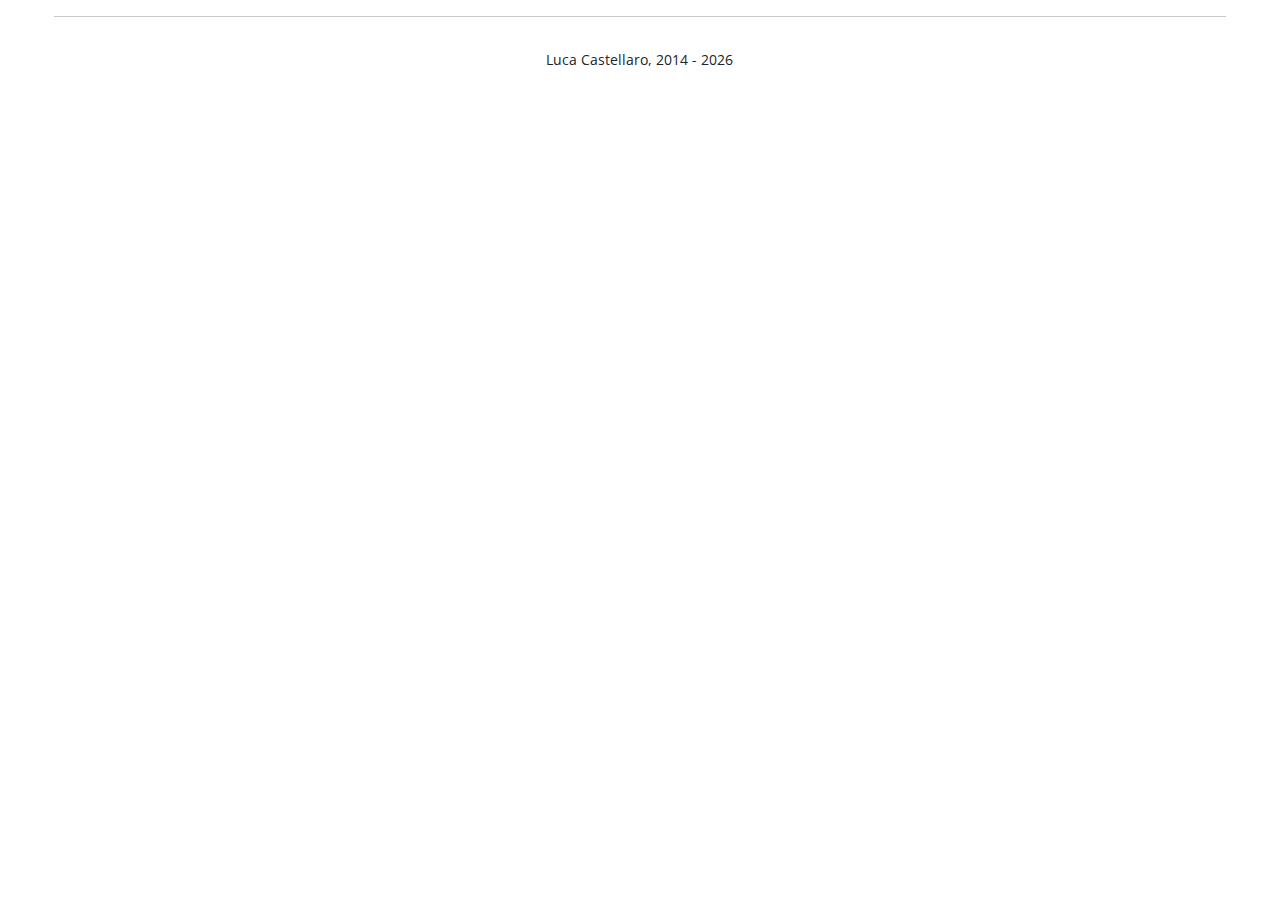
<file: footer/footer/index.html>
<!DOCTYPE html><html><head><meta charSet="utf-8"/><meta http-equiv="x-ua-compatible" content="ie=edge"/><meta name="viewport" content="width=device-width, initial-scale=1, shrink-to-fit=no"/><style data-href="/styles.ce69e01544f70223a83b.css" id="gatsby-global-css">@import url(https://fonts.googleapis.com/css2?family=Open+Sans:wght@400;700&display=swap);
/*!
 * Bootstrap v5.1.3 (https://getbootstrap.com/)
 * Copyright 2011-2021 The Bootstrap Authors
 * Copyright 2011-2021 Twitter, Inc.
 * Licensed under MIT (https://github.com/twbs/bootstrap/blob/main/LICENSE)
 */:root{--bs-blue:#0d6efd;--bs-indigo:#6610f2;--bs-purple:#6f42c1;--bs-pink:#d63384;--bs-red:#dc3545;--bs-orange:#fd7e14;--bs-yellow:#ffc107;--bs-green:#198754;--bs-teal:#20c997;--bs-cyan:#0dcaf0;--bs-white:#fff;--bs-gray:#6c757d;--bs-gray-dark:#343a40;--bs-gray-100:#f8f9fa;--bs-gray-200:#e9ecef;--bs-gray-300:#dee2e6;--bs-gray-400:#ced4da;--bs-gray-500:#adb5bd;--bs-gray-600:#6c757d;--bs-gray-700:#495057;--bs-gray-800:#343a40;--bs-gray-900:#212529;--bs-primary:#0d6efd;--bs-secondary:#6c757d;--bs-success:#198754;--bs-info:#0dcaf0;--bs-warning:#ffc107;--bs-danger:#dc3545;--bs-light:#f8f9fa;--bs-dark:#212529;--bs-primary-rgb:13,110,253;--bs-secondary-rgb:108,117,125;--bs-success-rgb:25,135,84;--bs-info-rgb:13,202,240;--bs-warning-rgb:255,193,7;--bs-danger-rgb:220,53,69;--bs-light-rgb:248,249,250;--bs-dark-rgb:33,37,41;--bs-white-rgb:255,255,255;--bs-black-rgb:0,0,0;--bs-body-color-rgb:33,37,41;--bs-body-bg-rgb:255,255,255;--bs-font-sans-serif:system-ui,-apple-system,"Segoe UI",Roboto,"Helvetica Neue",Arial,"Noto Sans","Liberation Sans",sans-serif,"Apple Color Emoji","Segoe UI Emoji","Segoe UI Symbol","Noto Color Emoji";--bs-font-monospace:SFMono-Regular,Menlo,Monaco,Consolas,"Liberation Mono","Courier New",monospace;--bs-gradient:linear-gradient(180deg,hsla(0,0%,100%,0.15),hsla(0,0%,100%,0));--bs-body-font-family:var(--bs-font-sans-serif);--bs-body-font-size:1rem;--bs-body-font-weight:400;--bs-body-line-height:1.5;--bs-body-color:#212529;--bs-body-bg:#fff}*,:after,:before{box-sizing:border-box}@media (prefers-reduced-motion:no-preference){:root{scroll-behavior:smooth}}body{margin:0;font-family:var(--bs-body-font-family);font-size:var(--bs-body-font-size);font-weight:var(--bs-body-font-weight);line-height:var(--bs-body-line-height);color:var(--bs-body-color);text-align:var(--bs-body-text-align);background-color:var(--bs-body-bg);-webkit-text-size-adjust:100%;-webkit-tap-highlight-color:rgba(0,0,0,0)}hr{margin:1rem 0;color:inherit;background-color:currentColor;border:0;opacity:.25}hr:not([size]){height:1px}.h1,.h2,.h3,.h4,.h5,.h6,h1,h2,h3,h4,h5,h6{margin-top:0;margin-bottom:.5rem;font-weight:500;line-height:1.2}.h1,h1{font-size:calc(1.375rem + 1.5vw)}@media (min-width:1200px){.h1,h1{font-size:2.5rem}}.h2,h2{font-size:calc(1.325rem + .9vw)}@media (min-width:1200px){.h2,h2{font-size:2rem}}.h3,h3{font-size:calc(1.3rem + .6vw)}@media (min-width:1200px){.h3,h3{font-size:1.75rem}}.h4,h4{font-size:calc(1.275rem + .3vw)}@media (min-width:1200px){.h4,h4{font-size:1.5rem}}.h5,h5{font-size:1.25rem}.h6,h6{font-size:1rem}p{margin-top:0;margin-bottom:1rem}abbr[data-bs-original-title],abbr[title]{-webkit-text-decoration:underline dotted;text-decoration:underline dotted;cursor:help;-webkit-text-decoration-skip-ink:none;text-decoration-skip-ink:none}address{margin-bottom:1rem;font-style:normal;line-height:inherit}ol,ul{padding-left:2rem}dl,ol,ul{margin-top:0;margin-bottom:1rem}ol ol,ol ul,ul ol,ul ul{margin-bottom:0}dt{font-weight:700}dd{margin-bottom:.5rem;margin-left:0}blockquote{margin:0 0 1rem}b,strong{font-weight:bolder}.small,small{font-size:.875em}.mark,mark{padding:.2em;background-color:#fcf8e3}sub,sup{position:relative;font-size:.75em;line-height:0;vertical-align:baseline}sub{bottom:-.25em}sup{top:-.5em}a{color:#0d6efd;text-decoration:underline}a:hover{color:#0a58ca}a:not([href]):not([class]),a:not([href]):not([class]):hover{color:inherit;text-decoration:none}code,kbd,pre,samp{font-family:var(--bs-font-monospace);font-size:1em;direction:ltr;unicode-bidi:bidi-override}pre{display:block;margin-top:0;margin-bottom:1rem;overflow:auto;font-size:.875em}pre code{font-size:inherit;color:inherit;word-break:normal}code{font-size:.875em;color:#d63384;word-wrap:break-word}a>code{color:inherit}kbd{padding:.2rem .4rem;font-size:.875em;color:#fff;background-color:#212529;border-radius:.2rem}kbd kbd{padding:0;font-size:1em;font-weight:700}figure{margin:0 0 1rem}img,svg{vertical-align:middle}table{caption-side:bottom;border-collapse:collapse}caption{padding-top:.5rem;padding-bottom:.5rem;color:#6c757d;text-align:left}th{text-align:inherit;text-align:-webkit-match-parent}tbody,td,tfoot,th,thead,tr{border:0 solid;border-color:inherit}label{display:inline-block}button{border-radius:0}button:focus:not(:focus-visible){outline:0}button,input,optgroup,select,textarea{margin:0;font-family:inherit;font-size:inherit;line-height:inherit}button,select{text-transform:none}[role=button]{cursor:pointer}select{word-wrap:normal}select:disabled{opacity:1}[list]::-webkit-calendar-picker-indicator{display:none}[type=button],[type=reset],[type=submit],button{-webkit-appearance:button}[type=button]:not(:disabled),[type=reset]:not(:disabled),[type=submit]:not(:disabled),button:not(:disabled){cursor:pointer}::-moz-focus-inner{padding:0;border-style:none}textarea{resize:vertical}fieldset{min-width:0;padding:0;margin:0;border:0}legend{float:left;width:100%;padding:0;margin-bottom:.5rem;font-size:calc(1.275rem + .3vw);line-height:inherit}@media (min-width:1200px){legend{font-size:1.5rem}}legend+*{clear:left}::-webkit-datetime-edit-day-field,::-webkit-datetime-edit-fields-wrapper,::-webkit-datetime-edit-hour-field,::-webkit-datetime-edit-minute,::-webkit-datetime-edit-month-field,::-webkit-datetime-edit-text,::-webkit-datetime-edit-year-field{padding:0}::-webkit-inner-spin-button{height:auto}[type=search]{outline-offset:-2px;-webkit-appearance:textfield}::-webkit-search-decoration{-webkit-appearance:none}::-webkit-color-swatch-wrapper{padding:0}::file-selector-button{font:inherit}::-webkit-file-upload-button{font:inherit;-webkit-appearance:button}output{display:inline-block}iframe{border:0}summary{display:list-item;cursor:pointer}progress{vertical-align:baseline}[hidden]{display:none!important}.lead{font-size:1.25rem;font-weight:300}.display-1{font-size:calc(1.625rem + 4.5vw);font-weight:300;line-height:1.2}@media (min-width:1200px){.display-1{font-size:5rem}}.display-2{font-size:calc(1.575rem + 3.9vw);font-weight:300;line-height:1.2}@media (min-width:1200px){.display-2{font-size:4.5rem}}.display-3{font-size:calc(1.525rem + 3.3vw);font-weight:300;line-height:1.2}@media (min-width:1200px){.display-3{font-size:4rem}}.display-4{font-size:calc(1.475rem + 2.7vw);font-weight:300;line-height:1.2}@media (min-width:1200px){.display-4{font-size:3.5rem}}.display-5{font-size:calc(1.425rem + 2.1vw);font-weight:300;line-height:1.2}@media (min-width:1200px){.display-5{font-size:3rem}}.display-6{font-size:calc(1.375rem + 1.5vw);font-weight:300;line-height:1.2}@media (min-width:1200px){.display-6{font-size:2.5rem}}.list-inline,.list-unstyled{padding-left:0;list-style:none}.list-inline-item{display:inline-block}.list-inline-item:not(:last-child){margin-right:.5rem}.initialism{font-size:.875em;text-transform:uppercase}.blockquote{margin-bottom:1rem;font-size:1.25rem}.blockquote>:last-child{margin-bottom:0}.blockquote-footer{margin-top:-1rem;margin-bottom:1rem;font-size:.875em;color:#6c757d}.blockquote-footer:before{content:"\2014\A0"}.img-fluid,.img-thumbnail{max-width:100%;height:auto}.img-thumbnail{padding:.25rem;background-color:#fff;border:1px solid #dee2e6;border-radius:.25rem}.figure{display:inline-block}.figure-img{margin-bottom:.5rem;line-height:1}.figure-caption{font-size:.875em;color:#6c757d}.container,.container-fluid,.container-lg,.container-md,.container-sm,.container-xl,.container-xxl{width:100%;padding-right:var(--bs-gutter-x,.75rem);padding-left:var(--bs-gutter-x,.75rem);margin-right:auto;margin-left:auto}@media (min-width:576px){.container,.container-sm{max-width:540px}}@media (min-width:768px){.container,.container-md,.container-sm{max-width:720px}}@media (min-width:992px){.container,.container-lg,.container-md,.container-sm{max-width:960px}}@media (min-width:1200px){.container,.container-lg,.container-md,.container-sm,.container-xl{max-width:1140px}}@media (min-width:1400px){.container,.container-lg,.container-md,.container-sm,.container-xl,.container-xxl{max-width:1320px}}.row{--bs-gutter-x:1.5rem;--bs-gutter-y:0;display:flex;flex-wrap:wrap;margin-top:calc(var(--bs-gutter-y)*-1);margin-right:calc(var(--bs-gutter-x)*-0.5);margin-left:calc(var(--bs-gutter-x)*-0.5)}.row>*{flex-shrink:0;width:100%;max-width:100%;padding-right:calc(var(--bs-gutter-x)*0.5);padding-left:calc(var(--bs-gutter-x)*0.5);margin-top:var(--bs-gutter-y)}.col{flex:1 0}.row-cols-auto>*{flex:0 0 auto;width:auto}.row-cols-1>*{flex:0 0 auto;width:100%}.row-cols-2>*{flex:0 0 auto;width:50%}.row-cols-3>*{flex:0 0 auto;width:33.3333333333%}.row-cols-4>*{flex:0 0 auto;width:25%}.row-cols-5>*{flex:0 0 auto;width:20%}.row-cols-6>*{flex:0 0 auto;width:16.6666666667%}.col-auto{flex:0 0 auto;width:auto}.col-1{flex:0 0 auto;width:8.33333333%}.col-2{flex:0 0 auto;width:16.66666667%}.col-3{flex:0 0 auto;width:25%}.col-4{flex:0 0 auto;width:33.33333333%}.col-5{flex:0 0 auto;width:41.66666667%}.col-6{flex:0 0 auto;width:50%}.col-7{flex:0 0 auto;width:58.33333333%}.col-8{flex:0 0 auto;width:66.66666667%}.col-9{flex:0 0 auto;width:75%}.col-10{flex:0 0 auto;width:83.33333333%}.col-11{flex:0 0 auto;width:91.66666667%}.col-12{flex:0 0 auto;width:100%}.offset-1{margin-left:8.33333333%}.offset-2{margin-left:16.66666667%}.offset-3{margin-left:25%}.offset-4{margin-left:33.33333333%}.offset-5{margin-left:41.66666667%}.offset-6{margin-left:50%}.offset-7{margin-left:58.33333333%}.offset-8{margin-left:66.66666667%}.offset-9{margin-left:75%}.offset-10{margin-left:83.33333333%}.offset-11{margin-left:91.66666667%}.g-0,.gx-0{--bs-gutter-x:0}.g-0,.gy-0{--bs-gutter-y:0}.g-1,.gx-1{--bs-gutter-x:0.25rem}.g-1,.gy-1{--bs-gutter-y:0.25rem}.g-2,.gx-2{--bs-gutter-x:0.5rem}.g-2,.gy-2{--bs-gutter-y:0.5rem}.g-3,.gx-3{--bs-gutter-x:1rem}.g-3,.gy-3{--bs-gutter-y:1rem}.g-4,.gx-4{--bs-gutter-x:1.5rem}.g-4,.gy-4{--bs-gutter-y:1.5rem}.g-5,.gx-5{--bs-gutter-x:3rem}.g-5,.gy-5{--bs-gutter-y:3rem}@media (min-width:576px){.col-sm{flex:1 0}.row-cols-sm-auto>*{flex:0 0 auto;width:auto}.row-cols-sm-1>*{flex:0 0 auto;width:100%}.row-cols-sm-2>*{flex:0 0 auto;width:50%}.row-cols-sm-3>*{flex:0 0 auto;width:33.3333333333%}.row-cols-sm-4>*{flex:0 0 auto;width:25%}.row-cols-sm-5>*{flex:0 0 auto;width:20%}.row-cols-sm-6>*{flex:0 0 auto;width:16.6666666667%}.col-sm-auto{flex:0 0 auto;width:auto}.col-sm-1{flex:0 0 auto;width:8.33333333%}.col-sm-2{flex:0 0 auto;width:16.66666667%}.col-sm-3{flex:0 0 auto;width:25%}.col-sm-4{flex:0 0 auto;width:33.33333333%}.col-sm-5{flex:0 0 auto;width:41.66666667%}.col-sm-6{flex:0 0 auto;width:50%}.col-sm-7{flex:0 0 auto;width:58.33333333%}.col-sm-8{flex:0 0 auto;width:66.66666667%}.col-sm-9{flex:0 0 auto;width:75%}.col-sm-10{flex:0 0 auto;width:83.33333333%}.col-sm-11{flex:0 0 auto;width:91.66666667%}.col-sm-12{flex:0 0 auto;width:100%}.offset-sm-0{margin-left:0}.offset-sm-1{margin-left:8.33333333%}.offset-sm-2{margin-left:16.66666667%}.offset-sm-3{margin-left:25%}.offset-sm-4{margin-left:33.33333333%}.offset-sm-5{margin-left:41.66666667%}.offset-sm-6{margin-left:50%}.offset-sm-7{margin-left:58.33333333%}.offset-sm-8{margin-left:66.66666667%}.offset-sm-9{margin-left:75%}.offset-sm-10{margin-left:83.33333333%}.offset-sm-11{margin-left:91.66666667%}.g-sm-0,.gx-sm-0{--bs-gutter-x:0}.g-sm-0,.gy-sm-0{--bs-gutter-y:0}.g-sm-1,.gx-sm-1{--bs-gutter-x:0.25rem}.g-sm-1,.gy-sm-1{--bs-gutter-y:0.25rem}.g-sm-2,.gx-sm-2{--bs-gutter-x:0.5rem}.g-sm-2,.gy-sm-2{--bs-gutter-y:0.5rem}.g-sm-3,.gx-sm-3{--bs-gutter-x:1rem}.g-sm-3,.gy-sm-3{--bs-gutter-y:1rem}.g-sm-4,.gx-sm-4{--bs-gutter-x:1.5rem}.g-sm-4,.gy-sm-4{--bs-gutter-y:1.5rem}.g-sm-5,.gx-sm-5{--bs-gutter-x:3rem}.g-sm-5,.gy-sm-5{--bs-gutter-y:3rem}}@media (min-width:768px){.col-md{flex:1 0}.row-cols-md-auto>*{flex:0 0 auto;width:auto}.row-cols-md-1>*{flex:0 0 auto;width:100%}.row-cols-md-2>*{flex:0 0 auto;width:50%}.row-cols-md-3>*{flex:0 0 auto;width:33.3333333333%}.row-cols-md-4>*{flex:0 0 auto;width:25%}.row-cols-md-5>*{flex:0 0 auto;width:20%}.row-cols-md-6>*{flex:0 0 auto;width:16.6666666667%}.col-md-auto{flex:0 0 auto;width:auto}.col-md-1{flex:0 0 auto;width:8.33333333%}.col-md-2{flex:0 0 auto;width:16.66666667%}.col-md-3{flex:0 0 auto;width:25%}.col-md-4{flex:0 0 auto;width:33.33333333%}.col-md-5{flex:0 0 auto;width:41.66666667%}.col-md-6{flex:0 0 auto;width:50%}.col-md-7{flex:0 0 auto;width:58.33333333%}.col-md-8{flex:0 0 auto;width:66.66666667%}.col-md-9{flex:0 0 auto;width:75%}.col-md-10{flex:0 0 auto;width:83.33333333%}.col-md-11{flex:0 0 auto;width:91.66666667%}.col-md-12{flex:0 0 auto;width:100%}.offset-md-0{margin-left:0}.offset-md-1{margin-left:8.33333333%}.offset-md-2{margin-left:16.66666667%}.offset-md-3{margin-left:25%}.offset-md-4{margin-left:33.33333333%}.offset-md-5{margin-left:41.66666667%}.offset-md-6{margin-left:50%}.offset-md-7{margin-left:58.33333333%}.offset-md-8{margin-left:66.66666667%}.offset-md-9{margin-left:75%}.offset-md-10{margin-left:83.33333333%}.offset-md-11{margin-left:91.66666667%}.g-md-0,.gx-md-0{--bs-gutter-x:0}.g-md-0,.gy-md-0{--bs-gutter-y:0}.g-md-1,.gx-md-1{--bs-gutter-x:0.25rem}.g-md-1,.gy-md-1{--bs-gutter-y:0.25rem}.g-md-2,.gx-md-2{--bs-gutter-x:0.5rem}.g-md-2,.gy-md-2{--bs-gutter-y:0.5rem}.g-md-3,.gx-md-3{--bs-gutter-x:1rem}.g-md-3,.gy-md-3{--bs-gutter-y:1rem}.g-md-4,.gx-md-4{--bs-gutter-x:1.5rem}.g-md-4,.gy-md-4{--bs-gutter-y:1.5rem}.g-md-5,.gx-md-5{--bs-gutter-x:3rem}.g-md-5,.gy-md-5{--bs-gutter-y:3rem}}@media (min-width:992px){.col-lg{flex:1 0}.row-cols-lg-auto>*{flex:0 0 auto;width:auto}.row-cols-lg-1>*{flex:0 0 auto;width:100%}.row-cols-lg-2>*{flex:0 0 auto;width:50%}.row-cols-lg-3>*{flex:0 0 auto;width:33.3333333333%}.row-cols-lg-4>*{flex:0 0 auto;width:25%}.row-cols-lg-5>*{flex:0 0 auto;width:20%}.row-cols-lg-6>*{flex:0 0 auto;width:16.6666666667%}.col-lg-auto{flex:0 0 auto;width:auto}.col-lg-1{flex:0 0 auto;width:8.33333333%}.col-lg-2{flex:0 0 auto;width:16.66666667%}.col-lg-3{flex:0 0 auto;width:25%}.col-lg-4{flex:0 0 auto;width:33.33333333%}.col-lg-5{flex:0 0 auto;width:41.66666667%}.col-lg-6{flex:0 0 auto;width:50%}.col-lg-7{flex:0 0 auto;width:58.33333333%}.col-lg-8{flex:0 0 auto;width:66.66666667%}.col-lg-9{flex:0 0 auto;width:75%}.col-lg-10{flex:0 0 auto;width:83.33333333%}.col-lg-11{flex:0 0 auto;width:91.66666667%}.col-lg-12{flex:0 0 auto;width:100%}.offset-lg-0{margin-left:0}.offset-lg-1{margin-left:8.33333333%}.offset-lg-2{margin-left:16.66666667%}.offset-lg-3{margin-left:25%}.offset-lg-4{margin-left:33.33333333%}.offset-lg-5{margin-left:41.66666667%}.offset-lg-6{margin-left:50%}.offset-lg-7{margin-left:58.33333333%}.offset-lg-8{margin-left:66.66666667%}.offset-lg-9{margin-left:75%}.offset-lg-10{margin-left:83.33333333%}.offset-lg-11{margin-left:91.66666667%}.g-lg-0,.gx-lg-0{--bs-gutter-x:0}.g-lg-0,.gy-lg-0{--bs-gutter-y:0}.g-lg-1,.gx-lg-1{--bs-gutter-x:0.25rem}.g-lg-1,.gy-lg-1{--bs-gutter-y:0.25rem}.g-lg-2,.gx-lg-2{--bs-gutter-x:0.5rem}.g-lg-2,.gy-lg-2{--bs-gutter-y:0.5rem}.g-lg-3,.gx-lg-3{--bs-gutter-x:1rem}.g-lg-3,.gy-lg-3{--bs-gutter-y:1rem}.g-lg-4,.gx-lg-4{--bs-gutter-x:1.5rem}.g-lg-4,.gy-lg-4{--bs-gutter-y:1.5rem}.g-lg-5,.gx-lg-5{--bs-gutter-x:3rem}.g-lg-5,.gy-lg-5{--bs-gutter-y:3rem}}@media (min-width:1200px){.col-xl{flex:1 0}.row-cols-xl-auto>*{flex:0 0 auto;width:auto}.row-cols-xl-1>*{flex:0 0 auto;width:100%}.row-cols-xl-2>*{flex:0 0 auto;width:50%}.row-cols-xl-3>*{flex:0 0 auto;width:33.3333333333%}.row-cols-xl-4>*{flex:0 0 auto;width:25%}.row-cols-xl-5>*{flex:0 0 auto;width:20%}.row-cols-xl-6>*{flex:0 0 auto;width:16.6666666667%}.col-xl-auto{flex:0 0 auto;width:auto}.col-xl-1{flex:0 0 auto;width:8.33333333%}.col-xl-2{flex:0 0 auto;width:16.66666667%}.col-xl-3{flex:0 0 auto;width:25%}.col-xl-4{flex:0 0 auto;width:33.33333333%}.col-xl-5{flex:0 0 auto;width:41.66666667%}.col-xl-6{flex:0 0 auto;width:50%}.col-xl-7{flex:0 0 auto;width:58.33333333%}.col-xl-8{flex:0 0 auto;width:66.66666667%}.col-xl-9{flex:0 0 auto;width:75%}.col-xl-10{flex:0 0 auto;width:83.33333333%}.col-xl-11{flex:0 0 auto;width:91.66666667%}.col-xl-12{flex:0 0 auto;width:100%}.offset-xl-0{margin-left:0}.offset-xl-1{margin-left:8.33333333%}.offset-xl-2{margin-left:16.66666667%}.offset-xl-3{margin-left:25%}.offset-xl-4{margin-left:33.33333333%}.offset-xl-5{margin-left:41.66666667%}.offset-xl-6{margin-left:50%}.offset-xl-7{margin-left:58.33333333%}.offset-xl-8{margin-left:66.66666667%}.offset-xl-9{margin-left:75%}.offset-xl-10{margin-left:83.33333333%}.offset-xl-11{margin-left:91.66666667%}.g-xl-0,.gx-xl-0{--bs-gutter-x:0}.g-xl-0,.gy-xl-0{--bs-gutter-y:0}.g-xl-1,.gx-xl-1{--bs-gutter-x:0.25rem}.g-xl-1,.gy-xl-1{--bs-gutter-y:0.25rem}.g-xl-2,.gx-xl-2{--bs-gutter-x:0.5rem}.g-xl-2,.gy-xl-2{--bs-gutter-y:0.5rem}.g-xl-3,.gx-xl-3{--bs-gutter-x:1rem}.g-xl-3,.gy-xl-3{--bs-gutter-y:1rem}.g-xl-4,.gx-xl-4{--bs-gutter-x:1.5rem}.g-xl-4,.gy-xl-4{--bs-gutter-y:1.5rem}.g-xl-5,.gx-xl-5{--bs-gutter-x:3rem}.g-xl-5,.gy-xl-5{--bs-gutter-y:3rem}}@media (min-width:1400px){.col-xxl{flex:1 0}.row-cols-xxl-auto>*{flex:0 0 auto;width:auto}.row-cols-xxl-1>*{flex:0 0 auto;width:100%}.row-cols-xxl-2>*{flex:0 0 auto;width:50%}.row-cols-xxl-3>*{flex:0 0 auto;width:33.3333333333%}.row-cols-xxl-4>*{flex:0 0 auto;width:25%}.row-cols-xxl-5>*{flex:0 0 auto;width:20%}.row-cols-xxl-6>*{flex:0 0 auto;width:16.6666666667%}.col-xxl-auto{flex:0 0 auto;width:auto}.col-xxl-1{flex:0 0 auto;width:8.33333333%}.col-xxl-2{flex:0 0 auto;width:16.66666667%}.col-xxl-3{flex:0 0 auto;width:25%}.col-xxl-4{flex:0 0 auto;width:33.33333333%}.col-xxl-5{flex:0 0 auto;width:41.66666667%}.col-xxl-6{flex:0 0 auto;width:50%}.col-xxl-7{flex:0 0 auto;width:58.33333333%}.col-xxl-8{flex:0 0 auto;width:66.66666667%}.col-xxl-9{flex:0 0 auto;width:75%}.col-xxl-10{flex:0 0 auto;width:83.33333333%}.col-xxl-11{flex:0 0 auto;width:91.66666667%}.col-xxl-12{flex:0 0 auto;width:100%}.offset-xxl-0{margin-left:0}.offset-xxl-1{margin-left:8.33333333%}.offset-xxl-2{margin-left:16.66666667%}.offset-xxl-3{margin-left:25%}.offset-xxl-4{margin-left:33.33333333%}.offset-xxl-5{margin-left:41.66666667%}.offset-xxl-6{margin-left:50%}.offset-xxl-7{margin-left:58.33333333%}.offset-xxl-8{margin-left:66.66666667%}.offset-xxl-9{margin-left:75%}.offset-xxl-10{margin-left:83.33333333%}.offset-xxl-11{margin-left:91.66666667%}.g-xxl-0,.gx-xxl-0{--bs-gutter-x:0}.g-xxl-0,.gy-xxl-0{--bs-gutter-y:0}.g-xxl-1,.gx-xxl-1{--bs-gutter-x:0.25rem}.g-xxl-1,.gy-xxl-1{--bs-gutter-y:0.25rem}.g-xxl-2,.gx-xxl-2{--bs-gutter-x:0.5rem}.g-xxl-2,.gy-xxl-2{--bs-gutter-y:0.5rem}.g-xxl-3,.gx-xxl-3{--bs-gutter-x:1rem}.g-xxl-3,.gy-xxl-3{--bs-gutter-y:1rem}.g-xxl-4,.gx-xxl-4{--bs-gutter-x:1.5rem}.g-xxl-4,.gy-xxl-4{--bs-gutter-y:1.5rem}.g-xxl-5,.gx-xxl-5{--bs-gutter-x:3rem}.g-xxl-5,.gy-xxl-5{--bs-gutter-y:3rem}}.table{--bs-table-bg:transparent;--bs-table-accent-bg:transparent;--bs-table-striped-color:#212529;--bs-table-striped-bg:rgba(0,0,0,0.05);--bs-table-active-color:#212529;--bs-table-active-bg:rgba(0,0,0,0.1);--bs-table-hover-color:#212529;--bs-table-hover-bg:rgba(0,0,0,0.075);width:100%;margin-bottom:1rem;color:#212529;vertical-align:top;border-color:#dee2e6}.table>:not(caption)>*>*{padding:.5rem;background-color:var(--bs-table-bg);border-bottom-width:1px;box-shadow:inset 0 0 0 9999px var(--bs-table-accent-bg)}.table>tbody{vertical-align:inherit}.table>thead{vertical-align:bottom}.table>:not(:first-child){border-top:2px solid}.caption-top{caption-side:top}.table-sm>:not(caption)>*>*{padding:.25rem}.table-bordered>:not(caption)>*{border-width:1px 0}.table-bordered>:not(caption)>*>*{border-width:0 1px}.table-borderless>:not(caption)>*>*{border-bottom-width:0}.table-borderless>:not(:first-child){border-top-width:0}.table-striped>tbody>tr:nth-of-type(odd)>*{--bs-table-accent-bg:var(--bs-table-striped-bg);color:var(--bs-table-striped-color)}.table-active{--bs-table-accent-bg:var(--bs-table-active-bg);color:var(--bs-table-active-color)}.table-hover>tbody>tr:hover>*{--bs-table-accent-bg:var(--bs-table-hover-bg);color:var(--bs-table-hover-color)}.table-primary{--bs-table-bg:#cfe2ff;--bs-table-striped-bg:#c5d7f2;--bs-table-striped-color:#000;--bs-table-active-bg:#bacbe6;--bs-table-active-color:#000;--bs-table-hover-bg:#bfd1ec;--bs-table-hover-color:#000;color:#000;border-color:#bacbe6}.table-secondary{--bs-table-bg:#e2e3e5;--bs-table-striped-bg:#d7d8da;--bs-table-striped-color:#000;--bs-table-active-bg:#cbccce;--bs-table-active-color:#000;--bs-table-hover-bg:#d1d2d4;--bs-table-hover-color:#000;color:#000;border-color:#cbccce}.table-success{--bs-table-bg:#d1e7dd;--bs-table-striped-bg:#c7dbd2;--bs-table-striped-color:#000;--bs-table-active-bg:#bcd0c7;--bs-table-active-color:#000;--bs-table-hover-bg:#c1d6cc;--bs-table-hover-color:#000;color:#000;border-color:#bcd0c7}.table-info{--bs-table-bg:#cff4fc;--bs-table-striped-bg:#c5e8ef;--bs-table-striped-color:#000;--bs-table-active-bg:#badce3;--bs-table-active-color:#000;--bs-table-hover-bg:#bfe2e9;--bs-table-hover-color:#000;color:#000;border-color:#badce3}.table-warning{--bs-table-bg:#fff3cd;--bs-table-striped-bg:#f2e7c3;--bs-table-striped-color:#000;--bs-table-active-bg:#e6dbb9;--bs-table-active-color:#000;--bs-table-hover-bg:#ece1be;--bs-table-hover-color:#000;color:#000;border-color:#e6dbb9}.table-danger{--bs-table-bg:#f8d7da;--bs-table-striped-bg:#eccccf;--bs-table-striped-color:#000;--bs-table-active-bg:#dfc2c4;--bs-table-active-color:#000;--bs-table-hover-bg:#e5c7ca;--bs-table-hover-color:#000;color:#000;border-color:#dfc2c4}.table-light{--bs-table-bg:#f8f9fa;--bs-table-striped-bg:#ecedee;--bs-table-striped-color:#000;--bs-table-active-bg:#dfe0e1;--bs-table-active-color:#000;--bs-table-hover-bg:#e5e6e7;--bs-table-hover-color:#000;color:#000;border-color:#dfe0e1}.table-dark{--bs-table-bg:#212529;--bs-table-striped-bg:#2c3034;--bs-table-striped-color:#fff;--bs-table-active-bg:#373b3e;--bs-table-active-color:#fff;--bs-table-hover-bg:#323539;--bs-table-hover-color:#fff;color:#fff;border-color:#373b3e}.table-responsive{overflow-x:auto;-webkit-overflow-scrolling:touch}@media (max-width:575.98px){.table-responsive-sm{overflow-x:auto;-webkit-overflow-scrolling:touch}}@media (max-width:767.98px){.table-responsive-md{overflow-x:auto;-webkit-overflow-scrolling:touch}}@media (max-width:991.98px){.table-responsive-lg{overflow-x:auto;-webkit-overflow-scrolling:touch}}@media (max-width:1199.98px){.table-responsive-xl{overflow-x:auto;-webkit-overflow-scrolling:touch}}@media (max-width:1399.98px){.table-responsive-xxl{overflow-x:auto;-webkit-overflow-scrolling:touch}}.form-label{margin-bottom:.5rem}.col-form-label{padding-top:calc(.375rem + 1px);padding-bottom:calc(.375rem + 1px);margin-bottom:0;font-size:inherit;line-height:1.5}.col-form-label-lg{padding-top:calc(.5rem + 1px);padding-bottom:calc(.5rem + 1px);font-size:1.25rem}.col-form-label-sm{padding-top:calc(.25rem + 1px);padding-bottom:calc(.25rem + 1px);font-size:.875rem}.form-text{margin-top:.25rem;font-size:.875em;color:#6c757d}.form-control{display:block;width:100%;padding:.375rem .75rem;font-size:1rem;font-weight:400;line-height:1.5;color:#212529;background-color:#fff;background-clip:padding-box;border:1px solid #ced4da;-webkit-appearance:none;appearance:none;border-radius:.25rem;transition:border-color .15s ease-in-out,box-shadow .15s ease-in-out}@media (prefers-reduced-motion:reduce){.form-control{transition:none}}.form-control[type=file]{overflow:hidden}.form-control[type=file]:not(:disabled):not([readonly]){cursor:pointer}.form-control:focus{color:#212529;background-color:#fff;border-color:#86b7fe;outline:0;box-shadow:0 0 0 .25rem rgba(13,110,253,.25)}.form-control::-webkit-date-and-time-value{height:1.5em}.form-control::-webkit-input-placeholder{color:#6c757d;opacity:1}.form-control:-ms-input-placeholder{color:#6c757d;opacity:1}.form-control::placeholder{color:#6c757d;opacity:1}.form-control:disabled,.form-control[readonly]{background-color:#e9ecef;opacity:1}.form-control::file-selector-button{padding:.375rem .75rem;margin:-.375rem -.75rem;-webkit-margin-end:.75rem;margin-inline-end:.75rem;color:#212529;background-color:#e9ecef;pointer-events:none;border:0 solid;border-color:inherit;border-inline-end-width:1px;border-radius:0;transition:color .15s ease-in-out,background-color .15s ease-in-out,border-color .15s ease-in-out,box-shadow .15s ease-in-out}@media (prefers-reduced-motion:reduce){.form-control::-webkit-file-upload-button{-webkit-transition:none;transition:none}.form-control::file-selector-button{transition:none}}.form-control:hover:not(:disabled):not([readonly])::file-selector-button{background-color:#dde0e3}.form-control::-webkit-file-upload-button{padding:.375rem .75rem;margin:-.375rem -.75rem;-webkit-margin-end:.75rem;margin-inline-end:.75rem;color:#212529;background-color:#e9ecef;pointer-events:none;border:0 solid;border-color:inherit;border-inline-end-width:1px;border-radius:0;-webkit-transition:color .15s ease-in-out,background-color .15s ease-in-out,border-color .15s ease-in-out,box-shadow .15s ease-in-out;transition:color .15s ease-in-out,background-color .15s ease-in-out,border-color .15s ease-in-out,box-shadow .15s ease-in-out}@media (prefers-reduced-motion:reduce){.form-control::-webkit-file-upload-button{-webkit-transition:none;transition:none}}.form-control:hover:not(:disabled):not([readonly])::-webkit-file-upload-button{background-color:#dde0e3}.form-control-plaintext{display:block;width:100%;padding:.375rem 0;margin-bottom:0;line-height:1.5;color:#212529;background-color:transparent;border:solid transparent;border-width:1px 0}.form-control-plaintext.form-control-lg,.form-control-plaintext.form-control-sm{padding-right:0;padding-left:0}.form-control-sm{min-height:calc(1.5em + .5rem + 2px);padding:.25rem .5rem;font-size:.875rem;border-radius:.2rem}.form-control-sm::file-selector-button{padding:.25rem .5rem;margin:-.25rem -.5rem;-webkit-margin-end:.5rem;margin-inline-end:.5rem}.form-control-sm::-webkit-file-upload-button{padding:.25rem .5rem;margin:-.25rem -.5rem;-webkit-margin-end:.5rem;margin-inline-end:.5rem}.form-control-lg{min-height:calc(1.5em + 1rem + 2px);padding:.5rem 1rem;font-size:1.25rem;border-radius:.3rem}.form-control-lg::file-selector-button{padding:.5rem 1rem;margin:-.5rem -1rem;-webkit-margin-end:1rem;margin-inline-end:1rem}.form-control-lg::-webkit-file-upload-button{padding:.5rem 1rem;margin:-.5rem -1rem;-webkit-margin-end:1rem;margin-inline-end:1rem}textarea.form-control{min-height:calc(1.5em + .75rem + 2px)}textarea.form-control-sm{min-height:calc(1.5em + .5rem + 2px)}textarea.form-control-lg{min-height:calc(1.5em + 1rem + 2px)}.form-control-color{width:3rem;height:auto;padding:.375rem}.form-control-color:not(:disabled):not([readonly]){cursor:pointer}.form-control-color::-moz-color-swatch{height:1.5em;border-radius:.25rem}.form-control-color::-webkit-color-swatch{height:1.5em;border-radius:.25rem}.form-select{display:block;width:100%;padding:.375rem 2.25rem .375rem .75rem;-moz-padding-start:calc(.75rem - 3px);font-size:1rem;font-weight:400;line-height:1.5;color:#212529;background-color:#fff;background-image:url("data:image/svg+xml;charset=utf-8,%3Csvg xmlns='http://www.w3.org/2000/svg' viewBox='0 0 16 16'%3E%3Cpath fill='none' stroke='%23343a40' stroke-linecap='round' stroke-linejoin='round' stroke-width='2' d='M2 5l6 6 6-6'/%3E%3C/svg%3E");background-repeat:no-repeat;background-position:right .75rem center;background-size:16px 12px;border:1px solid #ced4da;border-radius:.25rem;transition:border-color .15s ease-in-out,box-shadow .15s ease-in-out;-webkit-appearance:none;appearance:none}@media (prefers-reduced-motion:reduce){.form-select{transition:none}}.form-select:focus{border-color:#86b7fe;outline:0;box-shadow:0 0 0 .25rem rgba(13,110,253,.25)}.form-select[multiple],.form-select[size]:not([size="1"]){padding-right:.75rem;background-image:none}.form-select:disabled{background-color:#e9ecef}.form-select:-moz-focusring{color:transparent;text-shadow:0 0 0 #212529}.form-select-sm{padding-top:.25rem;padding-bottom:.25rem;padding-left:.5rem;font-size:.875rem;border-radius:.2rem}.form-select-lg{padding-top:.5rem;padding-bottom:.5rem;padding-left:1rem;font-size:1.25rem;border-radius:.3rem}.form-check{display:block;min-height:1.5rem;padding-left:1.5em;margin-bottom:.125rem}.form-check .form-check-input{float:left;margin-left:-1.5em}.form-check-input{width:1em;height:1em;margin-top:.25em;vertical-align:top;background-color:#fff;background-repeat:no-repeat;background-position:50%;background-size:contain;border:1px solid rgba(0,0,0,.25);-webkit-appearance:none;appearance:none;-webkit-print-color-adjust:exact;color-adjust:exact}.form-check-input[type=checkbox]{border-radius:.25em}.form-check-input[type=radio]{border-radius:50%}.form-check-input:active{-webkit-filter:brightness(90%);filter:brightness(90%)}.form-check-input:focus{border-color:#86b7fe;outline:0;box-shadow:0 0 0 .25rem rgba(13,110,253,.25)}.form-check-input:checked{background-color:#0d6efd;border-color:#0d6efd}.form-check-input:checked[type=checkbox]{background-image:url("data:image/svg+xml;charset=utf-8,%3Csvg xmlns='http://www.w3.org/2000/svg' viewBox='0 0 20 20'%3E%3Cpath fill='none' stroke='%23fff' stroke-linecap='round' stroke-linejoin='round' stroke-width='3' d='M6 10l3 3l6-6'/%3E%3C/svg%3E")}.form-check-input:checked[type=radio]{background-image:url("data:image/svg+xml;charset=utf-8,%3Csvg xmlns='http://www.w3.org/2000/svg' viewBox='-4 -4 8 8'%3E%3Ccircle r='2' fill='%23fff'/%3E%3C/svg%3E")}.form-check-input[type=checkbox]:indeterminate{background-color:#0d6efd;border-color:#0d6efd;background-image:url("data:image/svg+xml;charset=utf-8,%3Csvg xmlns='http://www.w3.org/2000/svg' viewBox='0 0 20 20'%3E%3Cpath fill='none' stroke='%23fff' stroke-linecap='round' stroke-linejoin='round' stroke-width='3' d='M6 10h8'/%3E%3C/svg%3E")}.form-check-input:disabled{pointer-events:none;-webkit-filter:none;filter:none;opacity:.5}.form-check-input:disabled~.form-check-label,.form-check-input[disabled]~.form-check-label{opacity:.5}.form-switch{padding-left:2.5em}.form-switch .form-check-input{width:2em;margin-left:-2.5em;background-image:url("data:image/svg+xml;charset=utf-8,%3Csvg xmlns='http://www.w3.org/2000/svg' viewBox='-4 -4 8 8'%3E%3Ccircle r='3' fill='rgba(0, 0, 0, 0.25)'/%3E%3C/svg%3E");background-position:0;border-radius:2em;transition:background-position .15s ease-in-out}@media (prefers-reduced-motion:reduce){.form-switch .form-check-input{transition:none}}.form-switch .form-check-input:focus{background-image:url("data:image/svg+xml;charset=utf-8,%3Csvg xmlns='http://www.w3.org/2000/svg' viewBox='-4 -4 8 8'%3E%3Ccircle r='3' fill='%2386b7fe'/%3E%3C/svg%3E")}.form-switch .form-check-input:checked{background-position:100%;background-image:url("data:image/svg+xml;charset=utf-8,%3Csvg xmlns='http://www.w3.org/2000/svg' viewBox='-4 -4 8 8'%3E%3Ccircle r='3' fill='%23fff'/%3E%3C/svg%3E")}.form-check-inline{display:inline-block;margin-right:1rem}.btn-check{position:absolute;clip:rect(0,0,0,0);pointer-events:none}.btn-check:disabled+.btn,.btn-check[disabled]+.btn{pointer-events:none;-webkit-filter:none;filter:none;opacity:.65}.form-range{width:100%;height:1.5rem;padding:0;background-color:transparent;-webkit-appearance:none;appearance:none}.form-range:focus{outline:0}.form-range:focus::-webkit-slider-thumb{box-shadow:0 0 0 1px #fff,0 0 0 .25rem rgba(13,110,253,.25)}.form-range:focus::-moz-range-thumb{box-shadow:0 0 0 1px #fff,0 0 0 .25rem rgba(13,110,253,.25)}.form-range::-moz-focus-outer{border:0}.form-range::-webkit-slider-thumb{width:1rem;height:1rem;margin-top:-.25rem;background-color:#0d6efd;border:0;border-radius:1rem;-webkit-transition:background-color .15s ease-in-out,border-color .15s ease-in-out,box-shadow .15s ease-in-out;transition:background-color .15s ease-in-out,border-color .15s ease-in-out,box-shadow .15s ease-in-out;-webkit-appearance:none;appearance:none}@media (prefers-reduced-motion:reduce){.form-range::-webkit-slider-thumb{-webkit-transition:none;transition:none}}.form-range::-webkit-slider-thumb:active{background-color:#b6d4fe}.form-range::-webkit-slider-runnable-track{width:100%;height:.5rem;color:transparent;cursor:pointer;background-color:#dee2e6;border-color:transparent;border-radius:1rem}.form-range::-moz-range-thumb{width:1rem;height:1rem;background-color:#0d6efd;border:0;border-radius:1rem;-moz-transition:background-color .15s ease-in-out,border-color .15s ease-in-out,box-shadow .15s ease-in-out;transition:background-color .15s ease-in-out,border-color .15s ease-in-out,box-shadow .15s ease-in-out;appearance:none}@media (prefers-reduced-motion:reduce){.form-range::-moz-range-thumb{-moz-transition:none;transition:none}}.form-range::-moz-range-thumb:active{background-color:#b6d4fe}.form-range::-moz-range-track{width:100%;height:.5rem;color:transparent;cursor:pointer;background-color:#dee2e6;border-color:transparent;border-radius:1rem}.form-range:disabled{pointer-events:none}.form-range:disabled::-webkit-slider-thumb{background-color:#adb5bd}.form-range:disabled::-moz-range-thumb{background-color:#adb5bd}.form-floating{position:relative}.form-floating>.form-control,.form-floating>.form-select{height:calc(3.5rem + 2px);line-height:1.25}.form-floating>label{position:absolute;top:0;left:0;height:100%;padding:1rem .75rem;pointer-events:none;border:1px solid transparent;-webkit-transform-origin:0 0;transform-origin:0 0;transition:opacity .1s ease-in-out,-webkit-transform .1s ease-in-out;transition:opacity .1s ease-in-out,transform .1s ease-in-out;transition:opacity .1s ease-in-out,transform .1s ease-in-out,-webkit-transform .1s ease-in-out}@media (prefers-reduced-motion:reduce){.form-floating>label{transition:none}}.form-floating>.form-control{padding:1rem .75rem}.form-floating>.form-control::-webkit-input-placeholder{color:transparent}.form-floating>.form-control:-ms-input-placeholder{color:transparent}.form-floating>.form-control::placeholder{color:transparent}.form-floating>.form-control:not(:-ms-input-placeholder){padding-top:1.625rem;padding-bottom:.625rem}.form-floating>.form-control:focus,.form-floating>.form-control:not(:placeholder-shown){padding-top:1.625rem;padding-bottom:.625rem}.form-floating>.form-control:-webkit-autofill{padding-top:1.625rem;padding-bottom:.625rem}.form-floating>.form-select{padding-top:1.625rem;padding-bottom:.625rem}.form-floating>.form-control:not(:-ms-input-placeholder)~label{opacity:.65;transform:scale(.85) translateY(-.5rem) translateX(.15rem)}.form-floating>.form-control:focus~label,.form-floating>.form-control:not(:placeholder-shown)~label,.form-floating>.form-select~label{opacity:.65;-webkit-transform:scale(.85) translateY(-.5rem) translateX(.15rem);transform:scale(.85) translateY(-.5rem) translateX(.15rem)}.form-floating>.form-control:-webkit-autofill~label{opacity:.65;-webkit-transform:scale(.85) translateY(-.5rem) translateX(.15rem);transform:scale(.85) translateY(-.5rem) translateX(.15rem)}.input-group{position:relative;display:flex;flex-wrap:wrap;align-items:stretch;width:100%}.input-group>.form-control,.input-group>.form-select{position:relative;flex:1 1 auto;width:1%;min-width:0}.input-group>.form-control:focus,.input-group>.form-select:focus{z-index:3}.input-group .btn{position:relative;z-index:2}.input-group .btn:focus{z-index:3}.input-group-text{display:flex;align-items:center;padding:.375rem .75rem;font-size:1rem;font-weight:400;line-height:1.5;color:#212529;text-align:center;white-space:nowrap;background-color:#e9ecef;border:1px solid #ced4da;border-radius:.25rem}.input-group-lg>.btn,.input-group-lg>.form-control,.input-group-lg>.form-select,.input-group-lg>.input-group-text{padding:.5rem 1rem;font-size:1.25rem;border-radius:.3rem}.input-group-sm>.btn,.input-group-sm>.form-control,.input-group-sm>.form-select,.input-group-sm>.input-group-text{padding:.25rem .5rem;font-size:.875rem;border-radius:.2rem}.input-group-lg>.form-select,.input-group-sm>.form-select{padding-right:3rem}.input-group.has-validation>.dropdown-toggle:nth-last-child(n+4),.input-group.has-validation>:nth-last-child(n+3):not(.dropdown-toggle):not(.dropdown-menu),.input-group:not(.has-validation)>.dropdown-toggle:nth-last-child(n+3),.input-group:not(.has-validation)>:not(:last-child):not(.dropdown-toggle):not(.dropdown-menu){border-top-right-radius:0;border-bottom-right-radius:0}.input-group>:not(:first-child):not(.dropdown-menu):not(.valid-tooltip):not(.valid-feedback):not(.invalid-tooltip):not(.invalid-feedback){margin-left:-1px;border-top-left-radius:0;border-bottom-left-radius:0}.valid-feedback{display:none;width:100%;margin-top:.25rem;font-size:.875em;color:#198754}.valid-tooltip{position:absolute;top:100%;z-index:5;display:none;max-width:100%;padding:.25rem .5rem;margin-top:.1rem;font-size:.875rem;color:#fff;background-color:rgba(25,135,84,.9);border-radius:.25rem}.is-valid~.valid-feedback,.is-valid~.valid-tooltip,.was-validated :valid~.valid-feedback,.was-validated :valid~.valid-tooltip{display:block}.form-control.is-valid,.was-validated .form-control:valid{border-color:#198754;padding-right:calc(1.5em + .75rem);background-image:url("data:image/svg+xml;charset=utf-8,%3Csvg xmlns='http://www.w3.org/2000/svg' viewBox='0 0 8 8'%3E%3Cpath fill='%23198754' d='M2.3 6.73L.6 4.53c-.4-1.04.46-1.4 1.1-.8l1.1 1.4 3.4-3.8c.6-.63 1.6-.27 1.2.7l-4 4.6c-.43.5-.8.4-1.1.1z'/%3E%3C/svg%3E");background-repeat:no-repeat;background-position:right calc(.375em + .1875rem) center;background-size:calc(.75em + .375rem) calc(.75em + .375rem)}.form-control.is-valid:focus,.was-validated .form-control:valid:focus{border-color:#198754;box-shadow:0 0 0 .25rem rgba(25,135,84,.25)}.was-validated textarea.form-control:valid,textarea.form-control.is-valid{padding-right:calc(1.5em + .75rem);background-position:top calc(.375em + .1875rem) right calc(.375em + .1875rem)}.form-select.is-valid,.was-validated .form-select:valid{border-color:#198754}.form-select.is-valid:not([multiple]):not([size]),.form-select.is-valid:not([multiple])[size="1"],.was-validated .form-select:valid:not([multiple]):not([size]),.was-validated .form-select:valid:not([multiple])[size="1"]{padding-right:4.125rem;background-image:url("data:image/svg+xml;charset=utf-8,%3Csvg xmlns='http://www.w3.org/2000/svg' viewBox='0 0 16 16'%3E%3Cpath fill='none' stroke='%23343a40' stroke-linecap='round' stroke-linejoin='round' stroke-width='2' d='M2 5l6 6 6-6'/%3E%3C/svg%3E"),url("data:image/svg+xml;charset=utf-8,%3Csvg xmlns='http://www.w3.org/2000/svg' viewBox='0 0 8 8'%3E%3Cpath fill='%23198754' d='M2.3 6.73L.6 4.53c-.4-1.04.46-1.4 1.1-.8l1.1 1.4 3.4-3.8c.6-.63 1.6-.27 1.2.7l-4 4.6c-.43.5-.8.4-1.1.1z'/%3E%3C/svg%3E");background-position:right .75rem center,center right 2.25rem;background-size:16px 12px,calc(.75em + .375rem) calc(.75em + .375rem)}.form-select.is-valid:focus,.was-validated .form-select:valid:focus{border-color:#198754;box-shadow:0 0 0 .25rem rgba(25,135,84,.25)}.form-check-input.is-valid,.was-validated .form-check-input:valid{border-color:#198754}.form-check-input.is-valid:checked,.was-validated .form-check-input:valid:checked{background-color:#198754}.form-check-input.is-valid:focus,.was-validated .form-check-input:valid:focus{box-shadow:0 0 0 .25rem rgba(25,135,84,.25)}.form-check-input.is-valid~.form-check-label,.was-validated .form-check-input:valid~.form-check-label{color:#198754}.form-check-inline .form-check-input~.valid-feedback{margin-left:.5em}.input-group .form-control.is-valid,.input-group .form-select.is-valid,.was-validated .input-group .form-control:valid,.was-validated .input-group .form-select:valid{z-index:1}.input-group .form-control.is-valid:focus,.input-group .form-select.is-valid:focus,.was-validated .input-group .form-control:valid:focus,.was-validated .input-group .form-select:valid:focus{z-index:3}.invalid-feedback{display:none;width:100%;margin-top:.25rem;font-size:.875em;color:#dc3545}.invalid-tooltip{position:absolute;top:100%;z-index:5;display:none;max-width:100%;padding:.25rem .5rem;margin-top:.1rem;font-size:.875rem;color:#fff;background-color:rgba(220,53,69,.9);border-radius:.25rem}.is-invalid~.invalid-feedback,.is-invalid~.invalid-tooltip,.was-validated :invalid~.invalid-feedback,.was-validated :invalid~.invalid-tooltip{display:block}.form-control.is-invalid,.was-validated .form-control:invalid{border-color:#dc3545;padding-right:calc(1.5em + .75rem);background-image:url("data:image/svg+xml;charset=utf-8,%3Csvg xmlns='http://www.w3.org/2000/svg' viewBox='0 0 12 12' width='12' height='12' fill='none' stroke='%23dc3545'%3E%3Ccircle cx='6' cy='6' r='4.5'/%3E%3Cpath stroke-linejoin='round' d='M5.8 3.6h.4L6 6.5z'/%3E%3Ccircle cx='6' cy='8.2' r='.6' fill='%23dc3545' stroke='none'/%3E%3C/svg%3E");background-repeat:no-repeat;background-position:right calc(.375em + .1875rem) center;background-size:calc(.75em + .375rem) calc(.75em + .375rem)}.form-control.is-invalid:focus,.was-validated .form-control:invalid:focus{border-color:#dc3545;box-shadow:0 0 0 .25rem rgba(220,53,69,.25)}.was-validated textarea.form-control:invalid,textarea.form-control.is-invalid{padding-right:calc(1.5em + .75rem);background-position:top calc(.375em + .1875rem) right calc(.375em + .1875rem)}.form-select.is-invalid,.was-validated .form-select:invalid{border-color:#dc3545}.form-select.is-invalid:not([multiple]):not([size]),.form-select.is-invalid:not([multiple])[size="1"],.was-validated .form-select:invalid:not([multiple]):not([size]),.was-validated .form-select:invalid:not([multiple])[size="1"]{padding-right:4.125rem;background-image:url("data:image/svg+xml;charset=utf-8,%3Csvg xmlns='http://www.w3.org/2000/svg' viewBox='0 0 16 16'%3E%3Cpath fill='none' stroke='%23343a40' stroke-linecap='round' stroke-linejoin='round' stroke-width='2' d='M2 5l6 6 6-6'/%3E%3C/svg%3E"),url("data:image/svg+xml;charset=utf-8,%3Csvg xmlns='http://www.w3.org/2000/svg' viewBox='0 0 12 12' width='12' height='12' fill='none' stroke='%23dc3545'%3E%3Ccircle cx='6' cy='6' r='4.5'/%3E%3Cpath stroke-linejoin='round' d='M5.8 3.6h.4L6 6.5z'/%3E%3Ccircle cx='6' cy='8.2' r='.6' fill='%23dc3545' stroke='none'/%3E%3C/svg%3E");background-position:right .75rem center,center right 2.25rem;background-size:16px 12px,calc(.75em + .375rem) calc(.75em + .375rem)}.form-select.is-invalid:focus,.was-validated .form-select:invalid:focus{border-color:#dc3545;box-shadow:0 0 0 .25rem rgba(220,53,69,.25)}.form-check-input.is-invalid,.was-validated .form-check-input:invalid{border-color:#dc3545}.form-check-input.is-invalid:checked,.was-validated .form-check-input:invalid:checked{background-color:#dc3545}.form-check-input.is-invalid:focus,.was-validated .form-check-input:invalid:focus{box-shadow:0 0 0 .25rem rgba(220,53,69,.25)}.form-check-input.is-invalid~.form-check-label,.was-validated .form-check-input:invalid~.form-check-label{color:#dc3545}.form-check-inline .form-check-input~.invalid-feedback{margin-left:.5em}.input-group .form-control.is-invalid,.input-group .form-select.is-invalid,.was-validated .input-group .form-control:invalid,.was-validated .input-group .form-select:invalid{z-index:2}.input-group .form-control.is-invalid:focus,.input-group .form-select.is-invalid:focus,.was-validated .input-group .form-control:invalid:focus,.was-validated .input-group .form-select:invalid:focus{z-index:3}.btn{display:inline-block;font-weight:400;line-height:1.5;color:#212529;text-align:center;text-decoration:none;vertical-align:middle;cursor:pointer;-webkit-user-select:none;-ms-user-select:none;user-select:none;background-color:transparent;border:1px solid transparent;padding:.375rem .75rem;font-size:1rem;border-radius:.25rem;transition:color .15s ease-in-out,background-color .15s ease-in-out,border-color .15s ease-in-out,box-shadow .15s ease-in-out}@media (prefers-reduced-motion:reduce){.btn{transition:none}}.btn:hover{color:#212529}.btn-check:focus+.btn,.btn:focus{outline:0;box-shadow:0 0 0 .25rem rgba(13,110,253,.25)}.btn.disabled,.btn:disabled,fieldset:disabled .btn{pointer-events:none;opacity:.65}.btn-primary{color:#fff;background-color:#0d6efd;border-color:#0d6efd}.btn-check:focus+.btn-primary,.btn-primary:focus,.btn-primary:hover{color:#fff;background-color:#0b5ed7;border-color:#0a58ca}.btn-check:focus+.btn-primary,.btn-primary:focus{box-shadow:0 0 0 .25rem rgba(49,132,253,.5)}.btn-check:active+.btn-primary,.btn-check:checked+.btn-primary,.btn-primary.active,.btn-primary:active,.show>.btn-primary.dropdown-toggle{color:#fff;background-color:#0a58ca;border-color:#0a53be}.btn-check:active+.btn-primary:focus,.btn-check:checked+.btn-primary:focus,.btn-primary.active:focus,.btn-primary:active:focus,.show>.btn-primary.dropdown-toggle:focus{box-shadow:0 0 0 .25rem rgba(49,132,253,.5)}.btn-primary.disabled,.btn-primary:disabled{color:#fff;background-color:#0d6efd;border-color:#0d6efd}.btn-secondary{color:#fff;background-color:#6c757d;border-color:#6c757d}.btn-check:focus+.btn-secondary,.btn-secondary:focus,.btn-secondary:hover{color:#fff;background-color:#5c636a;border-color:#565e64}.btn-check:focus+.btn-secondary,.btn-secondary:focus{box-shadow:0 0 0 .25rem rgba(130,138,145,.5)}.btn-check:active+.btn-secondary,.btn-check:checked+.btn-secondary,.btn-secondary.active,.btn-secondary:active,.show>.btn-secondary.dropdown-toggle{color:#fff;background-color:#565e64;border-color:#51585e}.btn-check:active+.btn-secondary:focus,.btn-check:checked+.btn-secondary:focus,.btn-secondary.active:focus,.btn-secondary:active:focus,.show>.btn-secondary.dropdown-toggle:focus{box-shadow:0 0 0 .25rem rgba(130,138,145,.5)}.btn-secondary.disabled,.btn-secondary:disabled{color:#fff;background-color:#6c757d;border-color:#6c757d}.btn-success{color:#fff;background-color:#198754;border-color:#198754}.btn-check:focus+.btn-success,.btn-success:focus,.btn-success:hover{color:#fff;background-color:#157347;border-color:#146c43}.btn-check:focus+.btn-success,.btn-success:focus{box-shadow:0 0 0 .25rem rgba(60,153,110,.5)}.btn-check:active+.btn-success,.btn-check:checked+.btn-success,.btn-success.active,.btn-success:active,.show>.btn-success.dropdown-toggle{color:#fff;background-color:#146c43;border-color:#13653f}.btn-check:active+.btn-success:focus,.btn-check:checked+.btn-success:focus,.btn-success.active:focus,.btn-success:active:focus,.show>.btn-success.dropdown-toggle:focus{box-shadow:0 0 0 .25rem rgba(60,153,110,.5)}.btn-success.disabled,.btn-success:disabled{color:#fff;background-color:#198754;border-color:#198754}.btn-info{color:#000;background-color:#0dcaf0;border-color:#0dcaf0}.btn-check:focus+.btn-info,.btn-info:focus,.btn-info:hover{color:#000;background-color:#31d2f2;border-color:#25cff2}.btn-check:focus+.btn-info,.btn-info:focus{box-shadow:0 0 0 .25rem rgba(11,172,204,.5)}.btn-check:active+.btn-info,.btn-check:checked+.btn-info,.btn-info.active,.btn-info:active,.show>.btn-info.dropdown-toggle{color:#000;background-color:#3dd5f3;border-color:#25cff2}.btn-check:active+.btn-info:focus,.btn-check:checked+.btn-info:focus,.btn-info.active:focus,.btn-info:active:focus,.show>.btn-info.dropdown-toggle:focus{box-shadow:0 0 0 .25rem rgba(11,172,204,.5)}.btn-info.disabled,.btn-info:disabled{color:#000;background-color:#0dcaf0;border-color:#0dcaf0}.btn-warning{color:#000;background-color:#ffc107;border-color:#ffc107}.btn-check:focus+.btn-warning,.btn-warning:focus,.btn-warning:hover{color:#000;background-color:#ffca2c;border-color:#ffc720}.btn-check:focus+.btn-warning,.btn-warning:focus{box-shadow:0 0 0 .25rem rgba(217,164,6,.5)}.btn-check:active+.btn-warning,.btn-check:checked+.btn-warning,.btn-warning.active,.btn-warning:active,.show>.btn-warning.dropdown-toggle{color:#000;background-color:#ffcd39;border-color:#ffc720}.btn-check:active+.btn-warning:focus,.btn-check:checked+.btn-warning:focus,.btn-warning.active:focus,.btn-warning:active:focus,.show>.btn-warning.dropdown-toggle:focus{box-shadow:0 0 0 .25rem rgba(217,164,6,.5)}.btn-warning.disabled,.btn-warning:disabled{color:#000;background-color:#ffc107;border-color:#ffc107}.btn-danger{color:#fff;background-color:#dc3545;border-color:#dc3545}.btn-check:focus+.btn-danger,.btn-danger:focus,.btn-danger:hover{color:#fff;background-color:#bb2d3b;border-color:#b02a37}.btn-check:focus+.btn-danger,.btn-danger:focus{box-shadow:0 0 0 .25rem rgba(225,83,97,.5)}.btn-check:active+.btn-danger,.btn-check:checked+.btn-danger,.btn-danger.active,.btn-danger:active,.show>.btn-danger.dropdown-toggle{color:#fff;background-color:#b02a37;border-color:#a52834}.btn-check:active+.btn-danger:focus,.btn-check:checked+.btn-danger:focus,.btn-danger.active:focus,.btn-danger:active:focus,.show>.btn-danger.dropdown-toggle:focus{box-shadow:0 0 0 .25rem rgba(225,83,97,.5)}.btn-danger.disabled,.btn-danger:disabled{color:#fff;background-color:#dc3545;border-color:#dc3545}.btn-light{color:#000;background-color:#f8f9fa;border-color:#f8f9fa}.btn-check:focus+.btn-light,.btn-light:focus,.btn-light:hover{color:#000;background-color:#f9fafb;border-color:#f9fafb}.btn-check:focus+.btn-light,.btn-light:focus{box-shadow:0 0 0 .25rem rgba(211,212,213,.5)}.btn-check:active+.btn-light,.btn-check:checked+.btn-light,.btn-light.active,.btn-light:active,.show>.btn-light.dropdown-toggle{color:#000;background-color:#f9fafb;border-color:#f9fafb}.btn-check:active+.btn-light:focus,.btn-check:checked+.btn-light:focus,.btn-light.active:focus,.btn-light:active:focus,.show>.btn-light.dropdown-toggle:focus{box-shadow:0 0 0 .25rem rgba(211,212,213,.5)}.btn-light.disabled,.btn-light:disabled{color:#000;background-color:#f8f9fa;border-color:#f8f9fa}.btn-dark{color:#fff;background-color:#212529;border-color:#212529}.btn-check:focus+.btn-dark,.btn-dark:focus,.btn-dark:hover{color:#fff;background-color:#1c1f23;border-color:#1a1e21}.btn-check:focus+.btn-dark,.btn-dark:focus{box-shadow:0 0 0 .25rem rgba(66,70,73,.5)}.btn-check:active+.btn-dark,.btn-check:checked+.btn-dark,.btn-dark.active,.btn-dark:active,.show>.btn-dark.dropdown-toggle{color:#fff;background-color:#1a1e21;border-color:#191c1f}.btn-check:active+.btn-dark:focus,.btn-check:checked+.btn-dark:focus,.btn-dark.active:focus,.btn-dark:active:focus,.show>.btn-dark.dropdown-toggle:focus{box-shadow:0 0 0 .25rem rgba(66,70,73,.5)}.btn-dark.disabled,.btn-dark:disabled{color:#fff;background-color:#212529;border-color:#212529}.btn-outline-primary{color:#0d6efd;border-color:#0d6efd}.btn-outline-primary:hover{color:#fff;background-color:#0d6efd;border-color:#0d6efd}.btn-check:focus+.btn-outline-primary,.btn-outline-primary:focus{box-shadow:0 0 0 .25rem rgba(13,110,253,.5)}.btn-check:active+.btn-outline-primary,.btn-check:checked+.btn-outline-primary,.btn-outline-primary.active,.btn-outline-primary.dropdown-toggle.show,.btn-outline-primary:active{color:#fff;background-color:#0d6efd;border-color:#0d6efd}.btn-check:active+.btn-outline-primary:focus,.btn-check:checked+.btn-outline-primary:focus,.btn-outline-primary.active:focus,.btn-outline-primary.dropdown-toggle.show:focus,.btn-outline-primary:active:focus{box-shadow:0 0 0 .25rem rgba(13,110,253,.5)}.btn-outline-primary.disabled,.btn-outline-primary:disabled{color:#0d6efd;background-color:transparent}.btn-outline-secondary{color:#6c757d;border-color:#6c757d}.btn-outline-secondary:hover{color:#fff;background-color:#6c757d;border-color:#6c757d}.btn-check:focus+.btn-outline-secondary,.btn-outline-secondary:focus{box-shadow:0 0 0 .25rem rgba(108,117,125,.5)}.btn-check:active+.btn-outline-secondary,.btn-check:checked+.btn-outline-secondary,.btn-outline-secondary.active,.btn-outline-secondary.dropdown-toggle.show,.btn-outline-secondary:active{color:#fff;background-color:#6c757d;border-color:#6c757d}.btn-check:active+.btn-outline-secondary:focus,.btn-check:checked+.btn-outline-secondary:focus,.btn-outline-secondary.active:focus,.btn-outline-secondary.dropdown-toggle.show:focus,.btn-outline-secondary:active:focus{box-shadow:0 0 0 .25rem rgba(108,117,125,.5)}.btn-outline-secondary.disabled,.btn-outline-secondary:disabled{color:#6c757d;background-color:transparent}.btn-outline-success{color:#198754;border-color:#198754}.btn-outline-success:hover{color:#fff;background-color:#198754;border-color:#198754}.btn-check:focus+.btn-outline-success,.btn-outline-success:focus{box-shadow:0 0 0 .25rem rgba(25,135,84,.5)}.btn-check:active+.btn-outline-success,.btn-check:checked+.btn-outline-success,.btn-outline-success.active,.btn-outline-success.dropdown-toggle.show,.btn-outline-success:active{color:#fff;background-color:#198754;border-color:#198754}.btn-check:active+.btn-outline-success:focus,.btn-check:checked+.btn-outline-success:focus,.btn-outline-success.active:focus,.btn-outline-success.dropdown-toggle.show:focus,.btn-outline-success:active:focus{box-shadow:0 0 0 .25rem rgba(25,135,84,.5)}.btn-outline-success.disabled,.btn-outline-success:disabled{color:#198754;background-color:transparent}.btn-outline-info{color:#0dcaf0;border-color:#0dcaf0}.btn-outline-info:hover{color:#000;background-color:#0dcaf0;border-color:#0dcaf0}.btn-check:focus+.btn-outline-info,.btn-outline-info:focus{box-shadow:0 0 0 .25rem rgba(13,202,240,.5)}.btn-check:active+.btn-outline-info,.btn-check:checked+.btn-outline-info,.btn-outline-info.active,.btn-outline-info.dropdown-toggle.show,.btn-outline-info:active{color:#000;background-color:#0dcaf0;border-color:#0dcaf0}.btn-check:active+.btn-outline-info:focus,.btn-check:checked+.btn-outline-info:focus,.btn-outline-info.active:focus,.btn-outline-info.dropdown-toggle.show:focus,.btn-outline-info:active:focus{box-shadow:0 0 0 .25rem rgba(13,202,240,.5)}.btn-outline-info.disabled,.btn-outline-info:disabled{color:#0dcaf0;background-color:transparent}.btn-outline-warning{color:#ffc107;border-color:#ffc107}.btn-outline-warning:hover{color:#000;background-color:#ffc107;border-color:#ffc107}.btn-check:focus+.btn-outline-warning,.btn-outline-warning:focus{box-shadow:0 0 0 .25rem rgba(255,193,7,.5)}.btn-check:active+.btn-outline-warning,.btn-check:checked+.btn-outline-warning,.btn-outline-warning.active,.btn-outline-warning.dropdown-toggle.show,.btn-outline-warning:active{color:#000;background-color:#ffc107;border-color:#ffc107}.btn-check:active+.btn-outline-warning:focus,.btn-check:checked+.btn-outline-warning:focus,.btn-outline-warning.active:focus,.btn-outline-warning.dropdown-toggle.show:focus,.btn-outline-warning:active:focus{box-shadow:0 0 0 .25rem rgba(255,193,7,.5)}.btn-outline-warning.disabled,.btn-outline-warning:disabled{color:#ffc107;background-color:transparent}.btn-outline-danger{color:#dc3545;border-color:#dc3545}.btn-outline-danger:hover{color:#fff;background-color:#dc3545;border-color:#dc3545}.btn-check:focus+.btn-outline-danger,.btn-outline-danger:focus{box-shadow:0 0 0 .25rem rgba(220,53,69,.5)}.btn-check:active+.btn-outline-danger,.btn-check:checked+.btn-outline-danger,.btn-outline-danger.active,.btn-outline-danger.dropdown-toggle.show,.btn-outline-danger:active{color:#fff;background-color:#dc3545;border-color:#dc3545}.btn-check:active+.btn-outline-danger:focus,.btn-check:checked+.btn-outline-danger:focus,.btn-outline-danger.active:focus,.btn-outline-danger.dropdown-toggle.show:focus,.btn-outline-danger:active:focus{box-shadow:0 0 0 .25rem rgba(220,53,69,.5)}.btn-outline-danger.disabled,.btn-outline-danger:disabled{color:#dc3545;background-color:transparent}.btn-outline-light{color:#f8f9fa;border-color:#f8f9fa}.btn-outline-light:hover{color:#000;background-color:#f8f9fa;border-color:#f8f9fa}.btn-check:focus+.btn-outline-light,.btn-outline-light:focus{box-shadow:0 0 0 .25rem rgba(248,249,250,.5)}.btn-check:active+.btn-outline-light,.btn-check:checked+.btn-outline-light,.btn-outline-light.active,.btn-outline-light.dropdown-toggle.show,.btn-outline-light:active{color:#000;background-color:#f8f9fa;border-color:#f8f9fa}.btn-check:active+.btn-outline-light:focus,.btn-check:checked+.btn-outline-light:focus,.btn-outline-light.active:focus,.btn-outline-light.dropdown-toggle.show:focus,.btn-outline-light:active:focus{box-shadow:0 0 0 .25rem rgba(248,249,250,.5)}.btn-outline-light.disabled,.btn-outline-light:disabled{color:#f8f9fa;background-color:transparent}.btn-outline-dark{color:#212529;border-color:#212529}.btn-outline-dark:hover{color:#fff;background-color:#212529;border-color:#212529}.btn-check:focus+.btn-outline-dark,.btn-outline-dark:focus{box-shadow:0 0 0 .25rem rgba(33,37,41,.5)}.btn-check:active+.btn-outline-dark,.btn-check:checked+.btn-outline-dark,.btn-outline-dark.active,.btn-outline-dark.dropdown-toggle.show,.btn-outline-dark:active{color:#fff;background-color:#212529;border-color:#212529}.btn-check:active+.btn-outline-dark:focus,.btn-check:checked+.btn-outline-dark:focus,.btn-outline-dark.active:focus,.btn-outline-dark.dropdown-toggle.show:focus,.btn-outline-dark:active:focus{box-shadow:0 0 0 .25rem rgba(33,37,41,.5)}.btn-outline-dark.disabled,.btn-outline-dark:disabled{color:#212529;background-color:transparent}.btn-link{font-weight:400;color:#0d6efd;text-decoration:underline}.btn-link:hover{color:#0a58ca}.btn-link.disabled,.btn-link:disabled{color:#6c757d}.btn-group-lg>.btn,.btn-lg{padding:.5rem 1rem;font-size:1.25rem;border-radius:.3rem}.btn-group-sm>.btn,.btn-sm{padding:.25rem .5rem;font-size:.875rem;border-radius:.2rem}.fade{transition:opacity .15s linear}@media (prefers-reduced-motion:reduce){.fade{transition:none}}.fade:not(.show){opacity:0}.collapse:not(.show){display:none}.collapsing{height:0;overflow:hidden;transition:height .35s ease}@media (prefers-reduced-motion:reduce){.collapsing{transition:none}}.collapsing.collapse-horizontal{width:0;height:auto;transition:width .35s ease}@media (prefers-reduced-motion:reduce){.collapsing.collapse-horizontal{transition:none}}.dropdown,.dropend,.dropstart,.dropup{position:relative}.dropdown-toggle{white-space:nowrap}.dropdown-toggle:after{display:inline-block;margin-left:.255em;vertical-align:.255em;content:"";border-top:.3em solid;border-right:.3em solid transparent;border-bottom:0;border-left:.3em solid transparent}.dropdown-toggle:empty:after{margin-left:0}.dropdown-menu{position:absolute;z-index:1000;display:none;min-width:10rem;padding:.5rem 0;margin:0;font-size:1rem;color:#212529;text-align:left;list-style:none;background-color:#fff;background-clip:padding-box;border:1px solid rgba(0,0,0,.15);border-radius:.25rem}.dropdown-menu[data-bs-popper]{top:100%;left:0;margin-top:.125rem}.dropdown-menu-start{--bs-position:start}.dropdown-menu-start[data-bs-popper]{right:auto;left:0}.dropdown-menu-end{--bs-position:end}.dropdown-menu-end[data-bs-popper]{right:0;left:auto}@media (min-width:576px){.dropdown-menu-sm-start{--bs-position:start}.dropdown-menu-sm-start[data-bs-popper]{right:auto;left:0}.dropdown-menu-sm-end{--bs-position:end}.dropdown-menu-sm-end[data-bs-popper]{right:0;left:auto}}@media (min-width:768px){.dropdown-menu-md-start{--bs-position:start}.dropdown-menu-md-start[data-bs-popper]{right:auto;left:0}.dropdown-menu-md-end{--bs-position:end}.dropdown-menu-md-end[data-bs-popper]{right:0;left:auto}}@media (min-width:992px){.dropdown-menu-lg-start{--bs-position:start}.dropdown-menu-lg-start[data-bs-popper]{right:auto;left:0}.dropdown-menu-lg-end{--bs-position:end}.dropdown-menu-lg-end[data-bs-popper]{right:0;left:auto}}@media (min-width:1200px){.dropdown-menu-xl-start{--bs-position:start}.dropdown-menu-xl-start[data-bs-popper]{right:auto;left:0}.dropdown-menu-xl-end{--bs-position:end}.dropdown-menu-xl-end[data-bs-popper]{right:0;left:auto}}@media (min-width:1400px){.dropdown-menu-xxl-start{--bs-position:start}.dropdown-menu-xxl-start[data-bs-popper]{right:auto;left:0}.dropdown-menu-xxl-end{--bs-position:end}.dropdown-menu-xxl-end[data-bs-popper]{right:0;left:auto}}.dropup .dropdown-menu[data-bs-popper]{top:auto;bottom:100%;margin-top:0;margin-bottom:.125rem}.dropup .dropdown-toggle:after{display:inline-block;margin-left:.255em;vertical-align:.255em;content:"";border-top:0;border-right:.3em solid transparent;border-bottom:.3em solid;border-left:.3em solid transparent}.dropup .dropdown-toggle:empty:after{margin-left:0}.dropend .dropdown-menu[data-bs-popper]{top:0;right:auto;left:100%;margin-top:0;margin-left:.125rem}.dropend .dropdown-toggle:after{display:inline-block;margin-left:.255em;vertical-align:.255em;content:"";border-top:.3em solid transparent;border-right:0;border-bottom:.3em solid transparent;border-left:.3em solid}.dropend .dropdown-toggle:empty:after{margin-left:0}.dropend .dropdown-toggle:after{vertical-align:0}.dropstart .dropdown-menu[data-bs-popper]{top:0;right:100%;left:auto;margin-top:0;margin-right:.125rem}.dropstart .dropdown-toggle:after{display:inline-block;margin-left:.255em;vertical-align:.255em;content:"";display:none}.dropstart .dropdown-toggle:before{display:inline-block;margin-right:.255em;vertical-align:.255em;content:"";border-top:.3em solid transparent;border-right:.3em solid;border-bottom:.3em solid transparent}.dropstart .dropdown-toggle:empty:after{margin-left:0}.dropstart .dropdown-toggle:before{vertical-align:0}.dropdown-divider{height:0;margin:.5rem 0;overflow:hidden;border-top:1px solid rgba(0,0,0,.15)}.dropdown-item{display:block;width:100%;padding:.25rem 1rem;clear:both;font-weight:400;color:#212529;text-align:inherit;text-decoration:none;white-space:nowrap;background-color:transparent;border:0}.dropdown-item:focus,.dropdown-item:hover{color:#1e2125;background-color:#e9ecef}.dropdown-item.active,.dropdown-item:active{color:#fff;text-decoration:none;background-color:#0d6efd}.dropdown-item.disabled,.dropdown-item:disabled{color:#adb5bd;pointer-events:none;background-color:transparent}.dropdown-menu.show{display:block}.dropdown-header{display:block;padding:.5rem 1rem;margin-bottom:0;font-size:.875rem;color:#6c757d;white-space:nowrap}.dropdown-item-text{display:block;padding:.25rem 1rem;color:#212529}.dropdown-menu-dark{color:#dee2e6;background-color:#343a40;border-color:rgba(0,0,0,.15)}.dropdown-menu-dark .dropdown-item{color:#dee2e6}.dropdown-menu-dark .dropdown-item:focus,.dropdown-menu-dark .dropdown-item:hover{color:#fff;background-color:hsla(0,0%,100%,.15)}.dropdown-menu-dark .dropdown-item.active,.dropdown-menu-dark .dropdown-item:active{color:#fff;background-color:#0d6efd}.dropdown-menu-dark .dropdown-item.disabled,.dropdown-menu-dark .dropdown-item:disabled{color:#adb5bd}.dropdown-menu-dark .dropdown-divider{border-color:rgba(0,0,0,.15)}.dropdown-menu-dark .dropdown-item-text{color:#dee2e6}.dropdown-menu-dark .dropdown-header{color:#adb5bd}.btn-group,.btn-group-vertical{position:relative;display:inline-flex;vertical-align:middle}.btn-group-vertical>.btn,.btn-group>.btn{position:relative;flex:1 1 auto}.btn-group-vertical>.btn-check:checked+.btn,.btn-group-vertical>.btn-check:focus+.btn,.btn-group-vertical>.btn.active,.btn-group-vertical>.btn:active,.btn-group-vertical>.btn:focus,.btn-group-vertical>.btn:hover,.btn-group>.btn-check:checked+.btn,.btn-group>.btn-check:focus+.btn,.btn-group>.btn.active,.btn-group>.btn:active,.btn-group>.btn:focus,.btn-group>.btn:hover{z-index:1}.btn-toolbar{display:flex;flex-wrap:wrap;justify-content:flex-start}.btn-toolbar .input-group{width:auto}.btn-group>.btn-group:not(:first-child),.btn-group>.btn:not(:first-child){margin-left:-1px}.btn-group>.btn-group:not(:last-child)>.btn,.btn-group>.btn:not(:last-child):not(.dropdown-toggle){border-top-right-radius:0;border-bottom-right-radius:0}.btn-group>.btn-group:not(:first-child)>.btn,.btn-group>.btn:nth-child(n+3),.btn-group>:not(.btn-check)+.btn{border-top-left-radius:0;border-bottom-left-radius:0}.dropdown-toggle-split{padding-right:.5625rem;padding-left:.5625rem}.dropdown-toggle-split:after,.dropend .dropdown-toggle-split:after,.dropup .dropdown-toggle-split:after{margin-left:0}.dropstart .dropdown-toggle-split:before{margin-right:0}.btn-group-sm>.btn+.dropdown-toggle-split,.btn-sm+.dropdown-toggle-split{padding-right:.375rem;padding-left:.375rem}.btn-group-lg>.btn+.dropdown-toggle-split,.btn-lg+.dropdown-toggle-split{padding-right:.75rem;padding-left:.75rem}.btn-group-vertical{flex-direction:column;align-items:flex-start;justify-content:center}.btn-group-vertical>.btn,.btn-group-vertical>.btn-group{width:100%}.btn-group-vertical>.btn-group:not(:first-child),.btn-group-vertical>.btn:not(:first-child){margin-top:-1px}.btn-group-vertical>.btn-group:not(:last-child)>.btn,.btn-group-vertical>.btn:not(:last-child):not(.dropdown-toggle){border-bottom-right-radius:0;border-bottom-left-radius:0}.btn-group-vertical>.btn-group:not(:first-child)>.btn,.btn-group-vertical>.btn~.btn{border-top-left-radius:0;border-top-right-radius:0}.nav{display:flex;flex-wrap:wrap;padding-left:0;margin-bottom:0;list-style:none}.nav-link{display:block;padding:.5rem 1rem;color:#0d6efd;text-decoration:none;transition:color .15s ease-in-out,background-color .15s ease-in-out,border-color .15s ease-in-out}@media (prefers-reduced-motion:reduce){.nav-link{transition:none}}.nav-link:focus,.nav-link:hover{color:#0a58ca}.nav-link.disabled{color:#6c757d;pointer-events:none;cursor:default}.nav-tabs{border-bottom:1px solid #dee2e6}.nav-tabs .nav-link{margin-bottom:-1px;background:none;border:1px solid transparent;border-top-left-radius:.25rem;border-top-right-radius:.25rem}.nav-tabs .nav-link:focus,.nav-tabs .nav-link:hover{border-color:#e9ecef #e9ecef #dee2e6;isolation:isolate}.nav-tabs .nav-link.disabled{color:#6c757d;background-color:transparent;border-color:transparent}.nav-tabs .nav-item.show .nav-link,.nav-tabs .nav-link.active{color:#495057;background-color:#fff;border-color:#dee2e6 #dee2e6 #fff}.nav-tabs .dropdown-menu{margin-top:-1px;border-top-left-radius:0;border-top-right-radius:0}.nav-pills .nav-link{background:none;border:0;border-radius:.25rem}.nav-pills .nav-link.active,.nav-pills .show>.nav-link{color:#fff;background-color:#0d6efd}.nav-fill .nav-item,.nav-fill>.nav-link{flex:1 1 auto;text-align:center}.nav-justified .nav-item,.nav-justified>.nav-link{flex-basis:0;flex-grow:1;text-align:center}.nav-fill .nav-item .nav-link,.nav-justified .nav-item .nav-link{width:100%}.tab-content>.tab-pane{display:none}.tab-content>.active{display:block}.navbar{position:relative;display:flex;flex-wrap:wrap;align-items:center;justify-content:space-between;padding-top:.5rem;padding-bottom:.5rem}.navbar>.container,.navbar>.container-fluid,.navbar>.container-lg,.navbar>.container-md,.navbar>.container-sm,.navbar>.container-xl,.navbar>.container-xxl{display:flex;flex-wrap:inherit;align-items:center;justify-content:space-between}.navbar-brand{padding-top:.3125rem;padding-bottom:.3125rem;margin-right:1rem;font-size:1.25rem;text-decoration:none;white-space:nowrap}.navbar-nav{display:flex;flex-direction:column;padding-left:0;margin-bottom:0;list-style:none}.navbar-nav .nav-link{padding-right:0;padding-left:0}.navbar-nav .dropdown-menu{position:static}.navbar-text{padding-top:.5rem;padding-bottom:.5rem}.navbar-collapse{flex-basis:100%;flex-grow:1;align-items:center}.navbar-toggler{padding:.25rem .75rem;font-size:1.25rem;line-height:1;background-color:transparent;border:1px solid transparent;border-radius:.25rem;transition:box-shadow .15s ease-in-out}@media (prefers-reduced-motion:reduce){.navbar-toggler{transition:none}}.navbar-toggler:hover{text-decoration:none}.navbar-toggler:focus{text-decoration:none;outline:0;box-shadow:0 0 0 .25rem}.navbar-toggler-icon{display:inline-block;width:1.5em;height:1.5em;vertical-align:middle;background-repeat:no-repeat;background-position:50%;background-size:100%}.navbar-nav-scroll{max-height:var(--bs-scroll-height,75vh);overflow-y:auto}@media (min-width:576px){.navbar-expand-sm{flex-wrap:nowrap;justify-content:flex-start}.navbar-expand-sm .navbar-nav{flex-direction:row}.navbar-expand-sm .navbar-nav .dropdown-menu{position:absolute}.navbar-expand-sm .navbar-nav .nav-link{padding-right:.5rem;padding-left:.5rem}.navbar-expand-sm .navbar-nav-scroll{overflow:visible}.navbar-expand-sm .navbar-collapse{display:flex!important;flex-basis:auto}.navbar-expand-sm .navbar-toggler,.navbar-expand-sm .offcanvas-header{display:none}.navbar-expand-sm .offcanvas{position:inherit;bottom:0;z-index:1000;flex-grow:1;visibility:visible!important;background-color:transparent;border-right:0;border-left:0;transition:none;-webkit-transform:none;transform:none}.navbar-expand-sm .offcanvas-bottom,.navbar-expand-sm .offcanvas-top{height:auto;border-top:0;border-bottom:0}.navbar-expand-sm .offcanvas-body{display:flex;flex-grow:0;padding:0;overflow-y:visible}}@media (min-width:768px){.navbar-expand-md{flex-wrap:nowrap;justify-content:flex-start}.navbar-expand-md .navbar-nav{flex-direction:row}.navbar-expand-md .navbar-nav .dropdown-menu{position:absolute}.navbar-expand-md .navbar-nav .nav-link{padding-right:.5rem;padding-left:.5rem}.navbar-expand-md .navbar-nav-scroll{overflow:visible}.navbar-expand-md .navbar-collapse{display:flex!important;flex-basis:auto}.navbar-expand-md .navbar-toggler,.navbar-expand-md .offcanvas-header{display:none}.navbar-expand-md .offcanvas{position:inherit;bottom:0;z-index:1000;flex-grow:1;visibility:visible!important;background-color:transparent;border-right:0;border-left:0;transition:none;-webkit-transform:none;transform:none}.navbar-expand-md .offcanvas-bottom,.navbar-expand-md .offcanvas-top{height:auto;border-top:0;border-bottom:0}.navbar-expand-md .offcanvas-body{display:flex;flex-grow:0;padding:0;overflow-y:visible}}@media (min-width:992px){.navbar-expand-lg{flex-wrap:nowrap;justify-content:flex-start}.navbar-expand-lg .navbar-nav{flex-direction:row}.navbar-expand-lg .navbar-nav .dropdown-menu{position:absolute}.navbar-expand-lg .navbar-nav .nav-link{padding-right:.5rem;padding-left:.5rem}.navbar-expand-lg .navbar-nav-scroll{overflow:visible}.navbar-expand-lg .navbar-collapse{display:flex!important;flex-basis:auto}.navbar-expand-lg .navbar-toggler,.navbar-expand-lg .offcanvas-header{display:none}.navbar-expand-lg .offcanvas{position:inherit;bottom:0;z-index:1000;flex-grow:1;visibility:visible!important;background-color:transparent;border-right:0;border-left:0;transition:none;-webkit-transform:none;transform:none}.navbar-expand-lg .offcanvas-bottom,.navbar-expand-lg .offcanvas-top{height:auto;border-top:0;border-bottom:0}.navbar-expand-lg .offcanvas-body{display:flex;flex-grow:0;padding:0;overflow-y:visible}}@media (min-width:1200px){.navbar-expand-xl{flex-wrap:nowrap;justify-content:flex-start}.navbar-expand-xl .navbar-nav{flex-direction:row}.navbar-expand-xl .navbar-nav .dropdown-menu{position:absolute}.navbar-expand-xl .navbar-nav .nav-link{padding-right:.5rem;padding-left:.5rem}.navbar-expand-xl .navbar-nav-scroll{overflow:visible}.navbar-expand-xl .navbar-collapse{display:flex!important;flex-basis:auto}.navbar-expand-xl .navbar-toggler,.navbar-expand-xl .offcanvas-header{display:none}.navbar-expand-xl .offcanvas{position:inherit;bottom:0;z-index:1000;flex-grow:1;visibility:visible!important;background-color:transparent;border-right:0;border-left:0;transition:none;-webkit-transform:none;transform:none}.navbar-expand-xl .offcanvas-bottom,.navbar-expand-xl .offcanvas-top{height:auto;border-top:0;border-bottom:0}.navbar-expand-xl .offcanvas-body{display:flex;flex-grow:0;padding:0;overflow-y:visible}}@media (min-width:1400px){.navbar-expand-xxl{flex-wrap:nowrap;justify-content:flex-start}.navbar-expand-xxl .navbar-nav{flex-direction:row}.navbar-expand-xxl .navbar-nav .dropdown-menu{position:absolute}.navbar-expand-xxl .navbar-nav .nav-link{padding-right:.5rem;padding-left:.5rem}.navbar-expand-xxl .navbar-nav-scroll{overflow:visible}.navbar-expand-xxl .navbar-collapse{display:flex!important;flex-basis:auto}.navbar-expand-xxl .navbar-toggler,.navbar-expand-xxl .offcanvas-header{display:none}.navbar-expand-xxl .offcanvas{position:inherit;bottom:0;z-index:1000;flex-grow:1;visibility:visible!important;background-color:transparent;border-right:0;border-left:0;transition:none;-webkit-transform:none;transform:none}.navbar-expand-xxl .offcanvas-bottom,.navbar-expand-xxl .offcanvas-top{height:auto;border-top:0;border-bottom:0}.navbar-expand-xxl .offcanvas-body{display:flex;flex-grow:0;padding:0;overflow-y:visible}}.navbar-expand{flex-wrap:nowrap;justify-content:flex-start}.navbar-expand .navbar-nav{flex-direction:row}.navbar-expand .navbar-nav .dropdown-menu{position:absolute}.navbar-expand .navbar-nav .nav-link{padding-right:.5rem;padding-left:.5rem}.navbar-expand .navbar-nav-scroll{overflow:visible}.navbar-expand .navbar-collapse{display:flex!important;flex-basis:auto}.navbar-expand .navbar-toggler,.navbar-expand .offcanvas-header{display:none}.navbar-expand .offcanvas{position:inherit;bottom:0;z-index:1000;flex-grow:1;visibility:visible!important;background-color:transparent;border-right:0;border-left:0;transition:none;-webkit-transform:none;transform:none}.navbar-expand .offcanvas-bottom,.navbar-expand .offcanvas-top{height:auto;border-top:0;border-bottom:0}.navbar-expand .offcanvas-body{display:flex;flex-grow:0;padding:0;overflow-y:visible}.navbar-light .navbar-brand,.navbar-light .navbar-brand:focus,.navbar-light .navbar-brand:hover{color:rgba(0,0,0,.9)}.navbar-light .navbar-nav .nav-link{color:rgba(0,0,0,.55)}.navbar-light .navbar-nav .nav-link:focus,.navbar-light .navbar-nav .nav-link:hover{color:rgba(0,0,0,.7)}.navbar-light .navbar-nav .nav-link.disabled{color:rgba(0,0,0,.3)}.navbar-light .navbar-nav .nav-link.active,.navbar-light .navbar-nav .show>.nav-link{color:rgba(0,0,0,.9)}.navbar-light .navbar-toggler{color:rgba(0,0,0,.55);border-color:rgba(0,0,0,.1)}.navbar-light .navbar-toggler-icon{background-image:url("data:image/svg+xml;charset=utf-8,%3Csvg xmlns='http://www.w3.org/2000/svg' viewBox='0 0 30 30'%3E%3Cpath stroke='rgba(0, 0, 0, 0.55)' stroke-linecap='round' stroke-miterlimit='10' stroke-width='2' d='M4 7h22M4 15h22M4 23h22'/%3E%3C/svg%3E")}.navbar-light .navbar-text{color:rgba(0,0,0,.55)}.navbar-light .navbar-text a,.navbar-light .navbar-text a:focus,.navbar-light .navbar-text a:hover{color:rgba(0,0,0,.9)}.navbar-dark .navbar-brand,.navbar-dark .navbar-brand:focus,.navbar-dark .navbar-brand:hover{color:#fff}.navbar-dark .navbar-nav .nav-link{color:hsla(0,0%,100%,.55)}.navbar-dark .navbar-nav .nav-link:focus,.navbar-dark .navbar-nav .nav-link:hover{color:hsla(0,0%,100%,.75)}.navbar-dark .navbar-nav .nav-link.disabled{color:hsla(0,0%,100%,.25)}.navbar-dark .navbar-nav .nav-link.active,.navbar-dark .navbar-nav .show>.nav-link{color:#fff}.navbar-dark .navbar-toggler{color:hsla(0,0%,100%,.55);border-color:hsla(0,0%,100%,.1)}.navbar-dark .navbar-toggler-icon{background-image:url("data:image/svg+xml;charset=utf-8,%3Csvg xmlns='http://www.w3.org/2000/svg' viewBox='0 0 30 30'%3E%3Cpath stroke='rgba(255, 255, 255, 0.55)' stroke-linecap='round' stroke-miterlimit='10' stroke-width='2' d='M4 7h22M4 15h22M4 23h22'/%3E%3C/svg%3E")}.navbar-dark .navbar-text{color:hsla(0,0%,100%,.55)}.navbar-dark .navbar-text a,.navbar-dark .navbar-text a:focus,.navbar-dark .navbar-text a:hover{color:#fff}.card{position:relative;display:flex;flex-direction:column;min-width:0;word-wrap:break-word;background-color:#fff;background-clip:border-box;border:1px solid rgba(0,0,0,.125);border-radius:.25rem}.card>hr{margin-right:0;margin-left:0}.card>.list-group{border-top:inherit;border-bottom:inherit}.card>.list-group:first-child{border-top-width:0;border-top-left-radius:calc(.25rem - 1px);border-top-right-radius:calc(.25rem - 1px)}.card>.list-group:last-child{border-bottom-width:0;border-bottom-right-radius:calc(.25rem - 1px);border-bottom-left-radius:calc(.25rem - 1px)}.card>.card-header+.list-group,.card>.list-group+.card-footer{border-top:0}.card-body{flex:1 1 auto;padding:1rem}.card-title{margin-bottom:.5rem}.card-subtitle{margin-top:-.25rem}.card-subtitle,.card-text:last-child{margin-bottom:0}.card-link+.card-link{margin-left:1rem}.card-header{padding:.5rem 1rem;margin-bottom:0;background-color:rgba(0,0,0,.03);border-bottom:1px solid rgba(0,0,0,.125)}.card-header:first-child{border-radius:calc(.25rem - 1px) calc(.25rem - 1px) 0 0}.card-footer{padding:.5rem 1rem;background-color:rgba(0,0,0,.03);border-top:1px solid rgba(0,0,0,.125)}.card-footer:last-child{border-radius:0 0 calc(.25rem - 1px) calc(.25rem - 1px)}.card-header-tabs{margin-bottom:-.5rem;border-bottom:0}.card-header-pills,.card-header-tabs{margin-right:-.5rem;margin-left:-.5rem}.card-img-overlay{position:absolute;top:0;right:0;bottom:0;left:0;padding:1rem;border-radius:calc(.25rem - 1px)}.card-img,.card-img-bottom,.card-img-top{width:100%}.card-img,.card-img-top{border-top-left-radius:calc(.25rem - 1px);border-top-right-radius:calc(.25rem - 1px)}.card-img,.card-img-bottom{border-bottom-right-radius:calc(.25rem - 1px);border-bottom-left-radius:calc(.25rem - 1px)}.card-group>.card{margin-bottom:.75rem}@media (min-width:576px){.card-group{display:flex;flex-flow:row wrap}.card-group>.card{flex:1 0;margin-bottom:0}.card-group>.card+.card{margin-left:0;border-left:0}.card-group>.card:not(:last-child){border-top-right-radius:0;border-bottom-right-radius:0}.card-group>.card:not(:last-child) .card-header,.card-group>.card:not(:last-child) .card-img-top{border-top-right-radius:0}.card-group>.card:not(:last-child) .card-footer,.card-group>.card:not(:last-child) .card-img-bottom{border-bottom-right-radius:0}.card-group>.card:not(:first-child){border-top-left-radius:0;border-bottom-left-radius:0}.card-group>.card:not(:first-child) .card-header,.card-group>.card:not(:first-child) .card-img-top{border-top-left-radius:0}.card-group>.card:not(:first-child) .card-footer,.card-group>.card:not(:first-child) .card-img-bottom{border-bottom-left-radius:0}}.accordion-button{position:relative;display:flex;align-items:center;width:100%;padding:1rem 1.25rem;font-size:1rem;color:#212529;text-align:left;background-color:#fff;border:0;border-radius:0;overflow-anchor:none;transition:color .15s ease-in-out,background-color .15s ease-in-out,border-color .15s ease-in-out,box-shadow .15s ease-in-out,border-radius .15s ease}@media (prefers-reduced-motion:reduce){.accordion-button{transition:none}}.accordion-button:not(.collapsed){color:#0c63e4;background-color:#e7f1ff;box-shadow:inset 0 -1px 0 rgba(0,0,0,.125)}.accordion-button:not(.collapsed):after{background-image:url("data:image/svg+xml;charset=utf-8,%3Csvg xmlns='http://www.w3.org/2000/svg' viewBox='0 0 16 16' fill='%230c63e4'%3E%3Cpath fill-rule='evenodd' d='M1.646 4.646a.5.5 0 0 1 .708 0L8 10.293l5.646-5.647a.5.5 0 0 1 .708.708l-6 6a.5.5 0 0 1-.708 0l-6-6a.5.5 0 0 1 0-.708z'/%3E%3C/svg%3E");-webkit-transform:rotate(-180deg);transform:rotate(-180deg)}.accordion-button:after{flex-shrink:0;width:1.25rem;height:1.25rem;margin-left:auto;content:"";background-image:url("data:image/svg+xml;charset=utf-8,%3Csvg xmlns='http://www.w3.org/2000/svg' viewBox='0 0 16 16' fill='%23212529'%3E%3Cpath fill-rule='evenodd' d='M1.646 4.646a.5.5 0 0 1 .708 0L8 10.293l5.646-5.647a.5.5 0 0 1 .708.708l-6 6a.5.5 0 0 1-.708 0l-6-6a.5.5 0 0 1 0-.708z'/%3E%3C/svg%3E");background-repeat:no-repeat;background-size:1.25rem;transition:-webkit-transform .2s ease-in-out;transition:transform .2s ease-in-out;transition:transform .2s ease-in-out,-webkit-transform .2s ease-in-out}@media (prefers-reduced-motion:reduce){.accordion-button:after{transition:none}}.accordion-button:hover{z-index:2}.accordion-button:focus{z-index:3;border-color:#86b7fe;outline:0;box-shadow:0 0 0 .25rem rgba(13,110,253,.25)}.accordion-header{margin-bottom:0}.accordion-item{background-color:#fff;border:1px solid rgba(0,0,0,.125)}.accordion-item:first-of-type{border-top-left-radius:.25rem;border-top-right-radius:.25rem}.accordion-item:first-of-type .accordion-button{border-top-left-radius:calc(.25rem - 1px);border-top-right-radius:calc(.25rem - 1px)}.accordion-item:not(:first-of-type){border-top:0}.accordion-item:last-of-type{border-bottom-right-radius:.25rem;border-bottom-left-radius:.25rem}.accordion-item:last-of-type .accordion-button.collapsed{border-bottom-right-radius:calc(.25rem - 1px);border-bottom-left-radius:calc(.25rem - 1px)}.accordion-item:last-of-type .accordion-collapse{border-bottom-right-radius:.25rem;border-bottom-left-radius:.25rem}.accordion-body{padding:1rem 1.25rem}.accordion-flush .accordion-collapse{border-width:0}.accordion-flush .accordion-item{border-right:0;border-left:0;border-radius:0}.accordion-flush .accordion-item:first-child{border-top:0}.accordion-flush .accordion-item:last-child{border-bottom:0}.accordion-flush .accordion-item .accordion-button{border-radius:0}.breadcrumb{display:flex;flex-wrap:wrap;padding:0;margin-bottom:1rem;list-style:none}.breadcrumb-item+.breadcrumb-item{padding-left:.5rem}.breadcrumb-item+.breadcrumb-item:before{float:left;padding-right:.5rem;color:#6c757d;content:var(--bs-breadcrumb-divider,"/")}.breadcrumb-item.active{color:#6c757d}.pagination{display:flex;padding-left:0;list-style:none}.page-link{position:relative;display:block;color:#0d6efd;text-decoration:none;background-color:#fff;border:1px solid #dee2e6;transition:color .15s ease-in-out,background-color .15s ease-in-out,border-color .15s ease-in-out,box-shadow .15s ease-in-out}@media (prefers-reduced-motion:reduce){.page-link{transition:none}}.page-link:hover{z-index:2;border-color:#dee2e6}.page-link:focus,.page-link:hover{color:#0a58ca;background-color:#e9ecef}.page-link:focus{z-index:3;outline:0;box-shadow:0 0 0 .25rem rgba(13,110,253,.25)}.page-item:not(:first-child) .page-link{margin-left:-1px}.page-item.active .page-link{z-index:3;color:#fff;background-color:#0d6efd;border-color:#0d6efd}.page-item.disabled .page-link{color:#6c757d;pointer-events:none;background-color:#fff;border-color:#dee2e6}.page-link{padding:.375rem .75rem}.page-item:first-child .page-link{border-top-left-radius:.25rem;border-bottom-left-radius:.25rem}.page-item:last-child .page-link{border-top-right-radius:.25rem;border-bottom-right-radius:.25rem}.pagination-lg .page-link{padding:.75rem 1.5rem;font-size:1.25rem}.pagination-lg .page-item:first-child .page-link{border-top-left-radius:.3rem;border-bottom-left-radius:.3rem}.pagination-lg .page-item:last-child .page-link{border-top-right-radius:.3rem;border-bottom-right-radius:.3rem}.pagination-sm .page-link{padding:.25rem .5rem;font-size:.875rem}.pagination-sm .page-item:first-child .page-link{border-top-left-radius:.2rem;border-bottom-left-radius:.2rem}.pagination-sm .page-item:last-child .page-link{border-top-right-radius:.2rem;border-bottom-right-radius:.2rem}.badge{display:inline-block;padding:.35em .65em;font-size:.75em;font-weight:700;line-height:1;color:#fff;text-align:center;white-space:nowrap;vertical-align:baseline;border-radius:.25rem}.badge:empty{display:none}.btn .badge{position:relative;top:-1px}.alert{position:relative;padding:1rem;margin-bottom:1rem;border:1px solid transparent;border-radius:.25rem}.alert-heading{color:inherit}.alert-link{font-weight:700}.alert-dismissible{padding-right:3rem}.alert-dismissible .btn-close{position:absolute;top:0;right:0;z-index:2;padding:1.25rem 1rem}.alert-primary{color:#084298;background-color:#cfe2ff;border-color:#b6d4fe}.alert-primary .alert-link{color:#06357a}.alert-secondary{color:#41464b;background-color:#e2e3e5;border-color:#d3d6d8}.alert-secondary .alert-link{color:#34383c}.alert-success{color:#0f5132;background-color:#d1e7dd;border-color:#badbcc}.alert-success .alert-link{color:#0c4128}.alert-info{color:#055160;background-color:#cff4fc;border-color:#b6effb}.alert-info .alert-link{color:#04414d}.alert-warning{color:#664d03;background-color:#fff3cd;border-color:#ffecb5}.alert-warning .alert-link{color:#523e02}.alert-danger{color:#842029;background-color:#f8d7da;border-color:#f5c2c7}.alert-danger .alert-link{color:#6a1a21}.alert-light{color:#636464;background-color:#fefefe;border-color:#fdfdfe}.alert-light .alert-link{color:#4f5050}.alert-dark{color:#141619;background-color:#d3d3d4;border-color:#bcbebf}.alert-dark .alert-link{color:#101214}@-webkit-keyframes progress-bar-stripes{0%{background-position-x:1rem}}@keyframes progress-bar-stripes{0%{background-position-x:1rem}}.progress{height:1rem;font-size:.75rem;background-color:#e9ecef;border-radius:.25rem}.progress,.progress-bar{display:flex;overflow:hidden}.progress-bar{flex-direction:column;justify-content:center;color:#fff;text-align:center;white-space:nowrap;background-color:#0d6efd;transition:width .6s ease}@media (prefers-reduced-motion:reduce){.progress-bar{transition:none}}.progress-bar-striped{background-image:linear-gradient(45deg,hsla(0,0%,100%,.15) 25%,transparent 0,transparent 50%,hsla(0,0%,100%,.15) 0,hsla(0,0%,100%,.15) 75%,transparent 0,transparent);background-size:1rem 1rem}.progress-bar-animated{-webkit-animation:progress-bar-stripes 1s linear infinite;animation:progress-bar-stripes 1s linear infinite}@media (prefers-reduced-motion:reduce){.progress-bar-animated{-webkit-animation:none;animation:none}}.list-group{display:flex;flex-direction:column;padding-left:0;margin-bottom:0;border-radius:.25rem}.list-group-numbered{list-style-type:none;counter-reset:section}.list-group-numbered>li:before{content:counters(section,".") ". ";counter-increment:section}.list-group-item-action{width:100%;color:#495057;text-align:inherit}.list-group-item-action:focus,.list-group-item-action:hover{z-index:1;color:#495057;text-decoration:none;background-color:#f8f9fa}.list-group-item-action:active{color:#212529;background-color:#e9ecef}.list-group-item{position:relative;display:block;padding:.5rem 1rem;color:#212529;text-decoration:none;background-color:#fff;border:1px solid rgba(0,0,0,.125)}.list-group-item:first-child{border-top-left-radius:inherit;border-top-right-radius:inherit}.list-group-item:last-child{border-bottom-right-radius:inherit;border-bottom-left-radius:inherit}.list-group-item.disabled,.list-group-item:disabled{color:#6c757d;pointer-events:none;background-color:#fff}.list-group-item.active{z-index:2;color:#fff;background-color:#0d6efd;border-color:#0d6efd}.list-group-item+.list-group-item{border-top-width:0}.list-group-item+.list-group-item.active{margin-top:-1px;border-top-width:1px}.list-group-horizontal{flex-direction:row}.list-group-horizontal>.list-group-item:first-child{border-bottom-left-radius:.25rem;border-top-right-radius:0}.list-group-horizontal>.list-group-item:last-child{border-top-right-radius:.25rem;border-bottom-left-radius:0}.list-group-horizontal>.list-group-item.active{margin-top:0}.list-group-horizontal>.list-group-item+.list-group-item{border-top-width:1px;border-left-width:0}.list-group-horizontal>.list-group-item+.list-group-item.active{margin-left:-1px;border-left-width:1px}@media (min-width:576px){.list-group-horizontal-sm{flex-direction:row}.list-group-horizontal-sm>.list-group-item:first-child{border-bottom-left-radius:.25rem;border-top-right-radius:0}.list-group-horizontal-sm>.list-group-item:last-child{border-top-right-radius:.25rem;border-bottom-left-radius:0}.list-group-horizontal-sm>.list-group-item.active{margin-top:0}.list-group-horizontal-sm>.list-group-item+.list-group-item{border-top-width:1px;border-left-width:0}.list-group-horizontal-sm>.list-group-item+.list-group-item.active{margin-left:-1px;border-left-width:1px}}@media (min-width:768px){.list-group-horizontal-md{flex-direction:row}.list-group-horizontal-md>.list-group-item:first-child{border-bottom-left-radius:.25rem;border-top-right-radius:0}.list-group-horizontal-md>.list-group-item:last-child{border-top-right-radius:.25rem;border-bottom-left-radius:0}.list-group-horizontal-md>.list-group-item.active{margin-top:0}.list-group-horizontal-md>.list-group-item+.list-group-item{border-top-width:1px;border-left-width:0}.list-group-horizontal-md>.list-group-item+.list-group-item.active{margin-left:-1px;border-left-width:1px}}@media (min-width:992px){.list-group-horizontal-lg{flex-direction:row}.list-group-horizontal-lg>.list-group-item:first-child{border-bottom-left-radius:.25rem;border-top-right-radius:0}.list-group-horizontal-lg>.list-group-item:last-child{border-top-right-radius:.25rem;border-bottom-left-radius:0}.list-group-horizontal-lg>.list-group-item.active{margin-top:0}.list-group-horizontal-lg>.list-group-item+.list-group-item{border-top-width:1px;border-left-width:0}.list-group-horizontal-lg>.list-group-item+.list-group-item.active{margin-left:-1px;border-left-width:1px}}@media (min-width:1200px){.list-group-horizontal-xl{flex-direction:row}.list-group-horizontal-xl>.list-group-item:first-child{border-bottom-left-radius:.25rem;border-top-right-radius:0}.list-group-horizontal-xl>.list-group-item:last-child{border-top-right-radius:.25rem;border-bottom-left-radius:0}.list-group-horizontal-xl>.list-group-item.active{margin-top:0}.list-group-horizontal-xl>.list-group-item+.list-group-item{border-top-width:1px;border-left-width:0}.list-group-horizontal-xl>.list-group-item+.list-group-item.active{margin-left:-1px;border-left-width:1px}}@media (min-width:1400px){.list-group-horizontal-xxl{flex-direction:row}.list-group-horizontal-xxl>.list-group-item:first-child{border-bottom-left-radius:.25rem;border-top-right-radius:0}.list-group-horizontal-xxl>.list-group-item:last-child{border-top-right-radius:.25rem;border-bottom-left-radius:0}.list-group-horizontal-xxl>.list-group-item.active{margin-top:0}.list-group-horizontal-xxl>.list-group-item+.list-group-item{border-top-width:1px;border-left-width:0}.list-group-horizontal-xxl>.list-group-item+.list-group-item.active{margin-left:-1px;border-left-width:1px}}.list-group-flush{border-radius:0}.list-group-flush>.list-group-item{border-width:0 0 1px}.list-group-flush>.list-group-item:last-child{border-bottom-width:0}.list-group-item-primary{color:#084298;background-color:#cfe2ff}.list-group-item-primary.list-group-item-action:focus,.list-group-item-primary.list-group-item-action:hover{color:#084298;background-color:#bacbe6}.list-group-item-primary.list-group-item-action.active{color:#fff;background-color:#084298;border-color:#084298}.list-group-item-secondary{color:#41464b;background-color:#e2e3e5}.list-group-item-secondary.list-group-item-action:focus,.list-group-item-secondary.list-group-item-action:hover{color:#41464b;background-color:#cbccce}.list-group-item-secondary.list-group-item-action.active{color:#fff;background-color:#41464b;border-color:#41464b}.list-group-item-success{color:#0f5132;background-color:#d1e7dd}.list-group-item-success.list-group-item-action:focus,.list-group-item-success.list-group-item-action:hover{color:#0f5132;background-color:#bcd0c7}.list-group-item-success.list-group-item-action.active{color:#fff;background-color:#0f5132;border-color:#0f5132}.list-group-item-info{color:#055160;background-color:#cff4fc}.list-group-item-info.list-group-item-action:focus,.list-group-item-info.list-group-item-action:hover{color:#055160;background-color:#badce3}.list-group-item-info.list-group-item-action.active{color:#fff;background-color:#055160;border-color:#055160}.list-group-item-warning{color:#664d03;background-color:#fff3cd}.list-group-item-warning.list-group-item-action:focus,.list-group-item-warning.list-group-item-action:hover{color:#664d03;background-color:#e6dbb9}.list-group-item-warning.list-group-item-action.active{color:#fff;background-color:#664d03;border-color:#664d03}.list-group-item-danger{color:#842029;background-color:#f8d7da}.list-group-item-danger.list-group-item-action:focus,.list-group-item-danger.list-group-item-action:hover{color:#842029;background-color:#dfc2c4}.list-group-item-danger.list-group-item-action.active{color:#fff;background-color:#842029;border-color:#842029}.list-group-item-light{color:#636464;background-color:#fefefe}.list-group-item-light.list-group-item-action:focus,.list-group-item-light.list-group-item-action:hover{color:#636464;background-color:#e5e5e5}.list-group-item-light.list-group-item-action.active{color:#fff;background-color:#636464;border-color:#636464}.list-group-item-dark{color:#141619;background-color:#d3d3d4}.list-group-item-dark.list-group-item-action:focus,.list-group-item-dark.list-group-item-action:hover{color:#141619;background-color:#bebebf}.list-group-item-dark.list-group-item-action.active{color:#fff;background-color:#141619;border-color:#141619}.btn-close{box-sizing:content-box;width:1em;height:1em;padding:.25em;color:#000;background:transparent url("data:image/svg+xml;charset=utf-8,%3Csvg xmlns='http://www.w3.org/2000/svg' viewBox='0 0 16 16' fill='%23000'%3E%3Cpath d='M.293.293a1 1 0 011.414 0L8 6.586 14.293.293a1 1 0 111.414 1.414L9.414 8l6.293 6.293a1 1 0 01-1.414 1.414L8 9.414l-6.293 6.293a1 1 0 01-1.414-1.414L6.586 8 .293 1.707a1 1 0 010-1.414z'/%3E%3C/svg%3E") 50%/1em auto no-repeat;border:0;border-radius:.25rem;opacity:.5}.btn-close:hover{color:#000;text-decoration:none;opacity:.75}.btn-close:focus{outline:0;box-shadow:0 0 0 .25rem rgba(13,110,253,.25);opacity:1}.btn-close.disabled,.btn-close:disabled{pointer-events:none;-webkit-user-select:none;-ms-user-select:none;user-select:none;opacity:.25}.btn-close-white{-webkit-filter:invert(1) grayscale(100%) brightness(200%);filter:invert(1) grayscale(100%) brightness(200%)}.toast{width:350px;max-width:100%;font-size:.875rem;pointer-events:auto;background-color:hsla(0,0%,100%,.85);background-clip:padding-box;border:1px solid rgba(0,0,0,.1);box-shadow:0 .5rem 1rem rgba(0,0,0,.15);border-radius:.25rem}.toast.showing{opacity:0}.toast:not(.show){display:none}.toast-container{width:-webkit-max-content;width:max-content;max-width:100%;pointer-events:none}.toast-container>:not(:last-child){margin-bottom:.75rem}.toast-header{display:flex;align-items:center;padding:.5rem .75rem;color:#6c757d;background-color:hsla(0,0%,100%,.85);background-clip:padding-box;border-bottom:1px solid rgba(0,0,0,.05);border-top-left-radius:calc(.25rem - 1px);border-top-right-radius:calc(.25rem - 1px)}.toast-header .btn-close{margin-right:-.375rem;margin-left:.75rem}.toast-body{padding:.75rem;word-wrap:break-word}.modal{position:fixed;top:0;left:0;z-index:1055;display:none;width:100%;height:100%;overflow-x:hidden;overflow-y:auto;outline:0}.modal-dialog{position:relative;width:auto;margin:.5rem;pointer-events:none}.modal.fade .modal-dialog{transition:-webkit-transform .3s ease-out;transition:transform .3s ease-out;transition:transform .3s ease-out,-webkit-transform .3s ease-out;-webkit-transform:translateY(-50px);transform:translateY(-50px)}@media (prefers-reduced-motion:reduce){.modal.fade .modal-dialog{transition:none}}.modal.show .modal-dialog{-webkit-transform:none;transform:none}.modal.modal-static .modal-dialog{-webkit-transform:scale(1.02);transform:scale(1.02)}.modal-dialog-scrollable{height:calc(100% - 1rem)}.modal-dialog-scrollable .modal-content{max-height:100%;overflow:hidden}.modal-dialog-scrollable .modal-body{overflow-y:auto}.modal-dialog-centered{display:flex;align-items:center;min-height:calc(100% - 1rem)}.modal-content{position:relative;display:flex;flex-direction:column;width:100%;pointer-events:auto;background-color:#fff;background-clip:padding-box;border:1px solid rgba(0,0,0,.2);border-radius:.3rem;outline:0}.modal-backdrop{position:fixed;top:0;left:0;z-index:1050;width:100vw;height:100vh;background-color:#000}.modal-backdrop.fade{opacity:0}.modal-backdrop.show{opacity:.5}.modal-header{display:flex;flex-shrink:0;align-items:center;justify-content:space-between;padding:1rem;border-bottom:1px solid #dee2e6;border-top-left-radius:calc(.3rem - 1px);border-top-right-radius:calc(.3rem - 1px)}.modal-header .btn-close{padding:.5rem;margin:-.5rem -.5rem -.5rem auto}.modal-title{margin-bottom:0;line-height:1.5}.modal-body{position:relative;flex:1 1 auto;padding:1rem}.modal-footer{display:flex;flex-wrap:wrap;flex-shrink:0;align-items:center;justify-content:flex-end;padding:.75rem;border-top:1px solid #dee2e6;border-bottom-right-radius:calc(.3rem - 1px);border-bottom-left-radius:calc(.3rem - 1px)}.modal-footer>*{margin:.25rem}@media (min-width:576px){.modal-dialog{max-width:500px;margin:1.75rem auto}.modal-dialog-scrollable{height:calc(100% - 3.5rem)}.modal-dialog-centered{min-height:calc(100% - 3.5rem)}.modal-sm{max-width:300px}}@media (min-width:992px){.modal-lg,.modal-xl{max-width:800px}}@media (min-width:1200px){.modal-xl{max-width:1140px}}.modal-fullscreen{width:100vw;max-width:none;height:100%;margin:0}.modal-fullscreen .modal-content{height:100%;border:0;border-radius:0}.modal-fullscreen .modal-header{border-radius:0}.modal-fullscreen .modal-body{overflow-y:auto}.modal-fullscreen .modal-footer{border-radius:0}@media (max-width:575.98px){.modal-fullscreen-sm-down{width:100vw;max-width:none;height:100%;margin:0}.modal-fullscreen-sm-down .modal-content{height:100%;border:0;border-radius:0}.modal-fullscreen-sm-down .modal-header{border-radius:0}.modal-fullscreen-sm-down .modal-body{overflow-y:auto}.modal-fullscreen-sm-down .modal-footer{border-radius:0}}@media (max-width:767.98px){.modal-fullscreen-md-down{width:100vw;max-width:none;height:100%;margin:0}.modal-fullscreen-md-down .modal-content{height:100%;border:0;border-radius:0}.modal-fullscreen-md-down .modal-header{border-radius:0}.modal-fullscreen-md-down .modal-body{overflow-y:auto}.modal-fullscreen-md-down .modal-footer{border-radius:0}}@media (max-width:991.98px){.modal-fullscreen-lg-down{width:100vw;max-width:none;height:100%;margin:0}.modal-fullscreen-lg-down .modal-content{height:100%;border:0;border-radius:0}.modal-fullscreen-lg-down .modal-header{border-radius:0}.modal-fullscreen-lg-down .modal-body{overflow-y:auto}.modal-fullscreen-lg-down .modal-footer{border-radius:0}}@media (max-width:1199.98px){.modal-fullscreen-xl-down{width:100vw;max-width:none;height:100%;margin:0}.modal-fullscreen-xl-down .modal-content{height:100%;border:0;border-radius:0}.modal-fullscreen-xl-down .modal-header{border-radius:0}.modal-fullscreen-xl-down .modal-body{overflow-y:auto}.modal-fullscreen-xl-down .modal-footer{border-radius:0}}@media (max-width:1399.98px){.modal-fullscreen-xxl-down{width:100vw;max-width:none;height:100%;margin:0}.modal-fullscreen-xxl-down .modal-content{height:100%;border:0;border-radius:0}.modal-fullscreen-xxl-down .modal-header{border-radius:0}.modal-fullscreen-xxl-down .modal-body{overflow-y:auto}.modal-fullscreen-xxl-down .modal-footer{border-radius:0}}.tooltip{position:absolute;z-index:1080;display:block;margin:0;font-family:var(--bs-font-sans-serif);font-style:normal;font-weight:400;line-height:1.5;text-align:left;text-align:start;text-decoration:none;text-shadow:none;text-transform:none;letter-spacing:normal;word-break:normal;word-spacing:normal;white-space:normal;line-break:auto;font-size:.875rem;word-wrap:break-word;opacity:0}.tooltip.show{opacity:.9}.tooltip .tooltip-arrow{position:absolute;display:block;width:.8rem;height:.4rem}.tooltip .tooltip-arrow:before{position:absolute;content:"";border-color:transparent;border-style:solid}.bs-tooltip-auto[data-popper-placement^=top],.bs-tooltip-top{padding:.4rem 0}.bs-tooltip-auto[data-popper-placement^=top] .tooltip-arrow,.bs-tooltip-top .tooltip-arrow{bottom:0}.bs-tooltip-auto[data-popper-placement^=top] .tooltip-arrow:before,.bs-tooltip-top .tooltip-arrow:before{top:-1px;border-width:.4rem .4rem 0;border-top-color:#000}.bs-tooltip-auto[data-popper-placement^=right],.bs-tooltip-end{padding:0 .4rem}.bs-tooltip-auto[data-popper-placement^=right] .tooltip-arrow,.bs-tooltip-end .tooltip-arrow{left:0;width:.4rem;height:.8rem}.bs-tooltip-auto[data-popper-placement^=right] .tooltip-arrow:before,.bs-tooltip-end .tooltip-arrow:before{right:-1px;border-width:.4rem .4rem .4rem 0;border-right-color:#000}.bs-tooltip-auto[data-popper-placement^=bottom],.bs-tooltip-bottom{padding:.4rem 0}.bs-tooltip-auto[data-popper-placement^=bottom] .tooltip-arrow,.bs-tooltip-bottom .tooltip-arrow{top:0}.bs-tooltip-auto[data-popper-placement^=bottom] .tooltip-arrow:before,.bs-tooltip-bottom .tooltip-arrow:before{bottom:-1px;border-width:0 .4rem .4rem;border-bottom-color:#000}.bs-tooltip-auto[data-popper-placement^=left],.bs-tooltip-start{padding:0 .4rem}.bs-tooltip-auto[data-popper-placement^=left] .tooltip-arrow,.bs-tooltip-start .tooltip-arrow{right:0;width:.4rem;height:.8rem}.bs-tooltip-auto[data-popper-placement^=left] .tooltip-arrow:before,.bs-tooltip-start .tooltip-arrow:before{left:-1px;border-width:.4rem 0 .4rem .4rem;border-left-color:#000}.tooltip-inner{max-width:200px;padding:.25rem .5rem;color:#fff;text-align:center;background-color:#000;border-radius:.25rem}.popover{position:absolute;top:0;left:0;z-index:1070;display:block;max-width:276px;font-family:var(--bs-font-sans-serif);font-style:normal;font-weight:400;line-height:1.5;text-align:left;text-align:start;text-decoration:none;text-shadow:none;text-transform:none;letter-spacing:normal;word-break:normal;word-spacing:normal;white-space:normal;line-break:auto;font-size:.875rem;word-wrap:break-word;background-color:#fff;background-clip:padding-box;border:1px solid rgba(0,0,0,.2);border-radius:.3rem}.popover .popover-arrow{position:absolute;display:block;width:1rem;height:.5rem}.popover .popover-arrow:after,.popover .popover-arrow:before{position:absolute;display:block;content:"";border-color:transparent;border-style:solid}.bs-popover-auto[data-popper-placement^=top]>.popover-arrow,.bs-popover-top>.popover-arrow{bottom:calc(-.5rem - 1px)}.bs-popover-auto[data-popper-placement^=top]>.popover-arrow:before,.bs-popover-top>.popover-arrow:before{bottom:0;border-width:.5rem .5rem 0;border-top-color:rgba(0,0,0,.25)}.bs-popover-auto[data-popper-placement^=top]>.popover-arrow:after,.bs-popover-top>.popover-arrow:after{bottom:1px;border-width:.5rem .5rem 0;border-top-color:#fff}.bs-popover-auto[data-popper-placement^=right]>.popover-arrow,.bs-popover-end>.popover-arrow{left:calc(-.5rem - 1px);width:.5rem;height:1rem}.bs-popover-auto[data-popper-placement^=right]>.popover-arrow:before,.bs-popover-end>.popover-arrow:before{left:0;border-width:.5rem .5rem .5rem 0;border-right-color:rgba(0,0,0,.25)}.bs-popover-auto[data-popper-placement^=right]>.popover-arrow:after,.bs-popover-end>.popover-arrow:after{left:1px;border-width:.5rem .5rem .5rem 0;border-right-color:#fff}.bs-popover-auto[data-popper-placement^=bottom]>.popover-arrow,.bs-popover-bottom>.popover-arrow{top:calc(-.5rem - 1px)}.bs-popover-auto[data-popper-placement^=bottom]>.popover-arrow:before,.bs-popover-bottom>.popover-arrow:before{top:0;border-width:0 .5rem .5rem;border-bottom-color:rgba(0,0,0,.25)}.bs-popover-auto[data-popper-placement^=bottom]>.popover-arrow:after,.bs-popover-bottom>.popover-arrow:after{top:1px;border-width:0 .5rem .5rem;border-bottom-color:#fff}.bs-popover-auto[data-popper-placement^=bottom] .popover-header:before,.bs-popover-bottom .popover-header:before{position:absolute;top:0;left:50%;display:block;width:1rem;margin-left:-.5rem;content:"";border-bottom:1px solid #f0f0f0}.bs-popover-auto[data-popper-placement^=left]>.popover-arrow,.bs-popover-start>.popover-arrow{right:calc(-.5rem - 1px);width:.5rem;height:1rem}.bs-popover-auto[data-popper-placement^=left]>.popover-arrow:before,.bs-popover-start>.popover-arrow:before{right:0;border-width:.5rem 0 .5rem .5rem;border-left-color:rgba(0,0,0,.25)}.bs-popover-auto[data-popper-placement^=left]>.popover-arrow:after,.bs-popover-start>.popover-arrow:after{right:1px;border-width:.5rem 0 .5rem .5rem;border-left-color:#fff}.popover-header{padding:.5rem 1rem;margin-bottom:0;font-size:1rem;background-color:#f0f0f0;border-bottom:1px solid rgba(0,0,0,.2);border-top-left-radius:calc(.3rem - 1px);border-top-right-radius:calc(.3rem - 1px)}.popover-header:empty{display:none}.popover-body{padding:1rem;color:#212529}.carousel{position:relative}.carousel.pointer-event{touch-action:pan-y}.carousel-inner{position:relative;width:100%;overflow:hidden}.carousel-inner:after{display:block;clear:both;content:""}.carousel-item{position:relative;display:none;float:left;width:100%;margin-right:-100%;-webkit-backface-visibility:hidden;backface-visibility:hidden;transition:-webkit-transform .6s ease-in-out;transition:transform .6s ease-in-out;transition:transform .6s ease-in-out,-webkit-transform .6s ease-in-out}@media (prefers-reduced-motion:reduce){.carousel-item{transition:none}}.carousel-item-next,.carousel-item-prev,.carousel-item.active{display:block}.active.carousel-item-end,.carousel-item-next:not(.carousel-item-start){-webkit-transform:translateX(100%);transform:translateX(100%)}.active.carousel-item-start,.carousel-item-prev:not(.carousel-item-end){-webkit-transform:translateX(-100%);transform:translateX(-100%)}.carousel-fade .carousel-item{opacity:0;transition-property:opacity;-webkit-transform:none;transform:none}.carousel-fade .carousel-item-next.carousel-item-start,.carousel-fade .carousel-item-prev.carousel-item-end,.carousel-fade .carousel-item.active{z-index:1;opacity:1}.carousel-fade .active.carousel-item-end,.carousel-fade .active.carousel-item-start{z-index:0;opacity:0;transition:opacity 0s .6s}@media (prefers-reduced-motion:reduce){.carousel-fade .active.carousel-item-end,.carousel-fade .active.carousel-item-start{transition:none}}.carousel-control-next,.carousel-control-prev{position:absolute;top:0;bottom:0;z-index:1;display:flex;align-items:center;justify-content:center;width:15%;padding:0;color:#fff;text-align:center;background:none;border:0;opacity:.5;transition:opacity .15s ease}@media (prefers-reduced-motion:reduce){.carousel-control-next,.carousel-control-prev{transition:none}}.carousel-control-next:focus,.carousel-control-next:hover,.carousel-control-prev:focus,.carousel-control-prev:hover{color:#fff;text-decoration:none;outline:0;opacity:.9}.carousel-control-prev{left:0}.carousel-control-next{right:0}.carousel-control-next-icon,.carousel-control-prev-icon{display:inline-block;width:2rem;height:2rem;background-repeat:no-repeat;background-position:50%;background-size:100% 100%}.carousel-control-prev-icon{background-image:url("data:image/svg+xml;charset=utf-8,%3Csvg xmlns='http://www.w3.org/2000/svg' viewBox='0 0 16 16' fill='%23fff'%3E%3Cpath d='M11.354 1.646a.5.5 0 0 1 0 .708L5.707 8l5.647 5.646a.5.5 0 0 1-.708.708l-6-6a.5.5 0 0 1 0-.708l6-6a.5.5 0 0 1 .708 0z'/%3E%3C/svg%3E")}.carousel-control-next-icon{background-image:url("data:image/svg+xml;charset=utf-8,%3Csvg xmlns='http://www.w3.org/2000/svg' viewBox='0 0 16 16' fill='%23fff'%3E%3Cpath d='M4.646 1.646a.5.5 0 0 1 .708 0l6 6a.5.5 0 0 1 0 .708l-6 6a.5.5 0 0 1-.708-.708L10.293 8 4.646 2.354a.5.5 0 0 1 0-.708z'/%3E%3C/svg%3E")}.carousel-indicators{position:absolute;right:0;bottom:0;left:0;z-index:2;display:flex;justify-content:center;padding:0;margin-right:15%;margin-bottom:1rem;margin-left:15%;list-style:none}.carousel-indicators [data-bs-target]{box-sizing:content-box;flex:0 1 auto;width:30px;height:3px;padding:0;margin-right:3px;margin-left:3px;text-indent:-999px;cursor:pointer;background-color:#fff;background-clip:padding-box;border:0;border-top:10px solid transparent;border-bottom:10px solid transparent;opacity:.5;transition:opacity .6s ease}@media (prefers-reduced-motion:reduce){.carousel-indicators [data-bs-target]{transition:none}}.carousel-indicators .active{opacity:1}.carousel-caption{position:absolute;right:15%;bottom:1.25rem;left:15%;padding-top:1.25rem;padding-bottom:1.25rem;color:#fff;text-align:center}.carousel-dark .carousel-control-next-icon,.carousel-dark .carousel-control-prev-icon{-webkit-filter:invert(1) grayscale(100);filter:invert(1) grayscale(100)}.carousel-dark .carousel-indicators [data-bs-target]{background-color:#000}.carousel-dark .carousel-caption{color:#000}@-webkit-keyframes spinner-border{to{-webkit-transform:rotate(1turn);transform:rotate(1turn)}}@keyframes spinner-border{to{-webkit-transform:rotate(1turn);transform:rotate(1turn)}}.spinner-border{display:inline-block;width:2rem;height:2rem;vertical-align:-.125em;border:.25em solid;border-right:.25em solid transparent;border-radius:50%;-webkit-animation:spinner-border .75s linear infinite;animation:spinner-border .75s linear infinite}.spinner-border-sm{width:1rem;height:1rem;border-width:.2em}@-webkit-keyframes spinner-grow{0%{-webkit-transform:scale(0);transform:scale(0)}50%{opacity:1;-webkit-transform:none;transform:none}}@keyframes spinner-grow{0%{-webkit-transform:scale(0);transform:scale(0)}50%{opacity:1;-webkit-transform:none;transform:none}}.spinner-grow{display:inline-block;width:2rem;height:2rem;vertical-align:-.125em;background-color:currentColor;border-radius:50%;opacity:0;-webkit-animation:spinner-grow .75s linear infinite;animation:spinner-grow .75s linear infinite}.spinner-grow-sm{width:1rem;height:1rem}@media (prefers-reduced-motion:reduce){.spinner-border,.spinner-grow{-webkit-animation-duration:1.5s;animation-duration:1.5s}}.offcanvas{position:fixed;bottom:0;z-index:1045;display:flex;flex-direction:column;max-width:100%;visibility:hidden;background-color:#fff;background-clip:padding-box;outline:0;transition:-webkit-transform .3s ease-in-out;transition:transform .3s ease-in-out;transition:transform .3s ease-in-out,-webkit-transform .3s ease-in-out}@media (prefers-reduced-motion:reduce){.offcanvas{transition:none}}.offcanvas-backdrop{position:fixed;top:0;left:0;z-index:1040;width:100vw;height:100vh;background-color:#000}.offcanvas-backdrop.fade{opacity:0}.offcanvas-backdrop.show{opacity:.5}.offcanvas-header{display:flex;align-items:center;justify-content:space-between;padding:1rem}.offcanvas-header .btn-close{padding:.5rem;margin-top:-.5rem;margin-right:-.5rem;margin-bottom:-.5rem}.offcanvas-title{margin-bottom:0;line-height:1.5}.offcanvas-body{flex-grow:1;padding:1rem;overflow-y:auto}.offcanvas-start{top:0;left:0;width:400px;border-right:1px solid rgba(0,0,0,.2);-webkit-transform:translateX(-100%);transform:translateX(-100%)}.offcanvas-end{top:0;right:0;width:400px;border-left:1px solid rgba(0,0,0,.2);-webkit-transform:translateX(100%);transform:translateX(100%)}.offcanvas-top{top:0;border-bottom:1px solid rgba(0,0,0,.2);-webkit-transform:translateY(-100%);transform:translateY(-100%)}.offcanvas-bottom,.offcanvas-top{right:0;left:0;height:30vh;max-height:100%}.offcanvas-bottom{border-top:1px solid rgba(0,0,0,.2);-webkit-transform:translateY(100%);transform:translateY(100%)}.offcanvas.show{-webkit-transform:none;transform:none}.placeholder{display:inline-block;min-height:1em;vertical-align:middle;cursor:wait;background-color:currentColor;opacity:.5}.placeholder.btn:before{display:inline-block;content:""}.placeholder-xs{min-height:.6em}.placeholder-sm{min-height:.8em}.placeholder-lg{min-height:1.2em}.placeholder-glow .placeholder{-webkit-animation:placeholder-glow 2s ease-in-out infinite;animation:placeholder-glow 2s ease-in-out infinite}@-webkit-keyframes placeholder-glow{50%{opacity:.2}}@keyframes placeholder-glow{50%{opacity:.2}}.placeholder-wave{-webkit-mask-image:linear-gradient(130deg,#000 55%,rgba(0,0,0,.8) 75%,#000 95%);mask-image:linear-gradient(130deg,#000 55%,rgba(0,0,0,.8) 75%,#000 95%);-webkit-mask-size:200% 100%;mask-size:200% 100%;-webkit-animation:placeholder-wave 2s linear infinite;animation:placeholder-wave 2s linear infinite}@-webkit-keyframes placeholder-wave{to{-webkit-mask-position:-200% 0;mask-position:-200% 0}}@keyframes placeholder-wave{to{-webkit-mask-position:-200% 0;mask-position:-200% 0}}.clearfix:after{display:block;clear:both;content:""}.link-primary{color:#0d6efd}.link-primary:focus,.link-primary:hover{color:#0a58ca}.link-secondary{color:#6c757d}.link-secondary:focus,.link-secondary:hover{color:#565e64}.link-success{color:#198754}.link-success:focus,.link-success:hover{color:#146c43}.link-info{color:#0dcaf0}.link-info:focus,.link-info:hover{color:#3dd5f3}.link-warning{color:#ffc107}.link-warning:focus,.link-warning:hover{color:#ffcd39}.link-danger{color:#dc3545}.link-danger:focus,.link-danger:hover{color:#b02a37}.link-light{color:#f8f9fa}.link-light:focus,.link-light:hover{color:#f9fafb}.link-dark{color:#212529}.link-dark:focus,.link-dark:hover{color:#1a1e21}.ratio{position:relative;width:100%}.ratio:before{display:block;padding-top:var(--bs-aspect-ratio);content:""}.ratio>*{position:absolute;top:0;left:0;width:100%;height:100%}.ratio-1x1{--bs-aspect-ratio:100%}.ratio-4x3{--bs-aspect-ratio:75%}.ratio-16x9{--bs-aspect-ratio:56.25%}.ratio-21x9{--bs-aspect-ratio:42.8571428571%}.fixed-top{top:0}.fixed-bottom,.fixed-top{position:fixed;right:0;left:0;z-index:1030}.fixed-bottom{bottom:0}.sticky-top{position:-webkit-sticky;position:sticky;top:0;z-index:1020}@media (min-width:576px){.sticky-sm-top{position:-webkit-sticky;position:sticky;top:0;z-index:1020}}@media (min-width:768px){.sticky-md-top{position:-webkit-sticky;position:sticky;top:0;z-index:1020}}@media (min-width:992px){.sticky-lg-top{position:-webkit-sticky;position:sticky;top:0;z-index:1020}}@media (min-width:1200px){.sticky-xl-top{position:-webkit-sticky;position:sticky;top:0;z-index:1020}}@media (min-width:1400px){.sticky-xxl-top{position:-webkit-sticky;position:sticky;top:0;z-index:1020}}.hstack{flex-direction:row;align-items:center}.hstack,.vstack{display:flex;align-self:stretch}.vstack{flex:1 1 auto;flex-direction:column}.visually-hidden,.visually-hidden-focusable:not(:focus):not(:focus-within){position:absolute!important;width:1px!important;height:1px!important;padding:0!important;margin:-1px!important;overflow:hidden!important;clip:rect(0,0,0,0)!important;white-space:nowrap!important;border:0!important}.stretched-link:after{position:absolute;top:0;right:0;bottom:0;left:0;z-index:1;content:""}.text-truncate{overflow:hidden;text-overflow:ellipsis;white-space:nowrap}.vr{display:inline-block;align-self:stretch;width:1px;min-height:1em;background-color:currentColor;opacity:.25}.align-baseline{vertical-align:baseline!important}.align-top{vertical-align:top!important}.align-middle{vertical-align:middle!important}.align-bottom{vertical-align:bottom!important}.align-text-bottom{vertical-align:text-bottom!important}.align-text-top{vertical-align:text-top!important}.float-start{float:left!important}.float-end{float:right!important}.float-none{float:none!important}.opacity-0{opacity:0!important}.opacity-25{opacity:.25!important}.opacity-50{opacity:.5!important}.opacity-75{opacity:.75!important}.opacity-100{opacity:1!important}.overflow-auto{overflow:auto!important}.overflow-hidden{overflow:hidden!important}.overflow-visible{overflow:visible!important}.overflow-scroll{overflow:scroll!important}.d-inline{display:inline!important}.d-inline-block{display:inline-block!important}.d-block{display:block!important}.d-grid{display:grid!important}.d-table{display:table!important}.d-table-row{display:table-row!important}.d-table-cell{display:table-cell!important}.d-flex{display:flex!important}.d-inline-flex{display:inline-flex!important}.d-none{display:none!important}.shadow{box-shadow:0 .5rem 1rem rgba(0,0,0,.15)!important}.shadow-sm{box-shadow:0 .125rem .25rem rgba(0,0,0,.075)!important}.shadow-lg{box-shadow:0 1rem 3rem rgba(0,0,0,.175)!important}.shadow-none{box-shadow:none!important}.position-static{position:static!important}.position-relative{position:relative!important}.position-absolute{position:absolute!important}.position-fixed{position:fixed!important}.position-sticky{position:-webkit-sticky!important;position:sticky!important}.top-0{top:0!important}.top-50{top:50%!important}.top-100{top:100%!important}.bottom-0{bottom:0!important}.bottom-50{bottom:50%!important}.bottom-100{bottom:100%!important}.start-0{left:0!important}.start-50{left:50%!important}.start-100{left:100%!important}.end-0{right:0!important}.end-50{right:50%!important}.end-100{right:100%!important}.translate-middle{-webkit-transform:translate(-50%,-50%)!important;transform:translate(-50%,-50%)!important}.translate-middle-x{-webkit-transform:translateX(-50%)!important;transform:translateX(-50%)!important}.translate-middle-y{-webkit-transform:translateY(-50%)!important;transform:translateY(-50%)!important}.border{border:1px solid #dee2e6!important}.border-0{border:0!important}.border-top{border-top:1px solid #dee2e6!important}.border-top-0{border-top:0!important}.border-end{border-right:1px solid #dee2e6!important}.border-end-0{border-right:0!important}.border-bottom{border-bottom:1px solid #dee2e6!important}.border-bottom-0{border-bottom:0!important}.border-start{border-left:1px solid #dee2e6!important}.border-start-0{border-left:0!important}.border-primary{border-color:#0d6efd!important}.border-secondary{border-color:#6c757d!important}.border-success{border-color:#198754!important}.border-info{border-color:#0dcaf0!important}.border-warning{border-color:#ffc107!important}.border-danger{border-color:#dc3545!important}.border-light{border-color:#f8f9fa!important}.border-dark{border-color:#212529!important}.border-white{border-color:#fff!important}.border-1{border-width:1px!important}.border-2{border-width:2px!important}.border-3{border-width:3px!important}.border-4{border-width:4px!important}.border-5{border-width:5px!important}.w-25{width:25%!important}.w-50{width:50%!important}.w-75{width:75%!important}.w-100{width:100%!important}.w-auto{width:auto!important}.mw-100{max-width:100%!important}.vw-100{width:100vw!important}.min-vw-100{min-width:100vw!important}.h-25{height:25%!important}.h-50{height:50%!important}.h-75{height:75%!important}.h-100{height:100%!important}.h-auto{height:auto!important}.mh-100{max-height:100%!important}.vh-100{height:100vh!important}.min-vh-100{min-height:100vh!important}.flex-fill{flex:1 1 auto!important}.flex-row{flex-direction:row!important}.flex-column{flex-direction:column!important}.flex-row-reverse{flex-direction:row-reverse!important}.flex-column-reverse{flex-direction:column-reverse!important}.flex-grow-0{flex-grow:0!important}.flex-grow-1{flex-grow:1!important}.flex-shrink-0{flex-shrink:0!important}.flex-shrink-1{flex-shrink:1!important}.flex-wrap{flex-wrap:wrap!important}.flex-nowrap{flex-wrap:nowrap!important}.flex-wrap-reverse{flex-wrap:wrap-reverse!important}.gap-0{gap:0!important}.gap-1{gap:.25rem!important}.gap-2{gap:.5rem!important}.gap-3{gap:1rem!important}.gap-4{gap:1.5rem!important}.gap-5{gap:3rem!important}.justify-content-start{justify-content:flex-start!important}.justify-content-end{justify-content:flex-end!important}.justify-content-center{justify-content:center!important}.justify-content-between{justify-content:space-between!important}.justify-content-around{justify-content:space-around!important}.justify-content-evenly{justify-content:space-evenly!important}.align-items-start{align-items:flex-start!important}.align-items-end{align-items:flex-end!important}.align-items-center{align-items:center!important}.align-items-baseline{align-items:baseline!important}.align-items-stretch{align-items:stretch!important}.align-content-start{align-content:flex-start!important}.align-content-end{align-content:flex-end!important}.align-content-center{align-content:center!important}.align-content-between{align-content:space-between!important}.align-content-around{align-content:space-around!important}.align-content-stretch{align-content:stretch!important}.align-self-auto{align-self:auto!important}.align-self-start{align-self:flex-start!important}.align-self-end{align-self:flex-end!important}.align-self-center{align-self:center!important}.align-self-baseline{align-self:baseline!important}.align-self-stretch{align-self:stretch!important}.order-first{order:-1!important}.order-0{order:0!important}.order-1{order:1!important}.order-2{order:2!important}.order-3{order:3!important}.order-4{order:4!important}.order-5{order:5!important}.order-last{order:6!important}.m-0{margin:0!important}.m-1{margin:.25rem!important}.m-2{margin:.5rem!important}.m-3{margin:1rem!important}.m-4{margin:1.5rem!important}.m-5{margin:3rem!important}.m-auto{margin:auto!important}.mx-0{margin-right:0!important;margin-left:0!important}.mx-1{margin-right:.25rem!important;margin-left:.25rem!important}.mx-2{margin-right:.5rem!important;margin-left:.5rem!important}.mx-3{margin-right:1rem!important;margin-left:1rem!important}.mx-4{margin-right:1.5rem!important;margin-left:1.5rem!important}.mx-5{margin-right:3rem!important;margin-left:3rem!important}.mx-auto{margin-right:auto!important;margin-left:auto!important}.my-0{margin-top:0!important;margin-bottom:0!important}.my-1{margin-top:.25rem!important;margin-bottom:.25rem!important}.my-2{margin-top:.5rem!important;margin-bottom:.5rem!important}.my-3{margin-top:1rem!important;margin-bottom:1rem!important}.my-4{margin-top:1.5rem!important;margin-bottom:1.5rem!important}.my-5{margin-top:3rem!important;margin-bottom:3rem!important}.my-auto{margin-top:auto!important;margin-bottom:auto!important}.mt-0{margin-top:0!important}.mt-1{margin-top:.25rem!important}.mt-2{margin-top:.5rem!important}.mt-3{margin-top:1rem!important}.mt-4{margin-top:1.5rem!important}.mt-5{margin-top:3rem!important}.mt-auto{margin-top:auto!important}.me-0{margin-right:0!important}.me-1{margin-right:.25rem!important}.me-2{margin-right:.5rem!important}.me-3{margin-right:1rem!important}.me-4{margin-right:1.5rem!important}.me-5{margin-right:3rem!important}.me-auto{margin-right:auto!important}.mb-0{margin-bottom:0!important}.mb-1{margin-bottom:.25rem!important}.mb-2{margin-bottom:.5rem!important}.mb-3{margin-bottom:1rem!important}.mb-4{margin-bottom:1.5rem!important}.mb-5{margin-bottom:3rem!important}.mb-auto{margin-bottom:auto!important}.ms-0{margin-left:0!important}.ms-1{margin-left:.25rem!important}.ms-2{margin-left:.5rem!important}.ms-3{margin-left:1rem!important}.ms-4{margin-left:1.5rem!important}.ms-5{margin-left:3rem!important}.ms-auto{margin-left:auto!important}.p-0{padding:0!important}.p-1{padding:.25rem!important}.p-2{padding:.5rem!important}.p-3{padding:1rem!important}.p-4{padding:1.5rem!important}.p-5{padding:3rem!important}.px-0{padding-right:0!important;padding-left:0!important}.px-1{padding-right:.25rem!important;padding-left:.25rem!important}.px-2{padding-right:.5rem!important;padding-left:.5rem!important}.px-3{padding-right:1rem!important;padding-left:1rem!important}.px-4{padding-right:1.5rem!important;padding-left:1.5rem!important}.px-5{padding-right:3rem!important;padding-left:3rem!important}.py-0{padding-top:0!important;padding-bottom:0!important}.py-1{padding-top:.25rem!important;padding-bottom:.25rem!important}.py-2{padding-top:.5rem!important;padding-bottom:.5rem!important}.py-3{padding-top:1rem!important;padding-bottom:1rem!important}.py-4{padding-top:1.5rem!important;padding-bottom:1.5rem!important}.py-5{padding-top:3rem!important;padding-bottom:3rem!important}.pt-0{padding-top:0!important}.pt-1{padding-top:.25rem!important}.pt-2{padding-top:.5rem!important}.pt-3{padding-top:1rem!important}.pt-4{padding-top:1.5rem!important}.pt-5{padding-top:3rem!important}.pe-0{padding-right:0!important}.pe-1{padding-right:.25rem!important}.pe-2{padding-right:.5rem!important}.pe-3{padding-right:1rem!important}.pe-4{padding-right:1.5rem!important}.pe-5{padding-right:3rem!important}.pb-0{padding-bottom:0!important}.pb-1{padding-bottom:.25rem!important}.pb-2{padding-bottom:.5rem!important}.pb-3{padding-bottom:1rem!important}.pb-4{padding-bottom:1.5rem!important}.pb-5{padding-bottom:3rem!important}.ps-0{padding-left:0!important}.ps-1{padding-left:.25rem!important}.ps-2{padding-left:.5rem!important}.ps-3{padding-left:1rem!important}.ps-4{padding-left:1.5rem!important}.ps-5{padding-left:3rem!important}.font-monospace{font-family:var(--bs-font-monospace)!important}.fs-1{font-size:calc(1.375rem + 1.5vw)!important}.fs-2{font-size:calc(1.325rem + .9vw)!important}.fs-3{font-size:calc(1.3rem + .6vw)!important}.fs-4{font-size:calc(1.275rem + .3vw)!important}.fs-5{font-size:1.25rem!important}.fs-6{font-size:1rem!important}.fst-italic{font-style:italic!important}.fst-normal{font-style:normal!important}.fw-light{font-weight:300!important}.fw-lighter{font-weight:lighter!important}.fw-normal{font-weight:400!important}.fw-bold{font-weight:700!important}.fw-bolder{font-weight:bolder!important}.lh-1{line-height:1!important}.lh-sm{line-height:1.25!important}.lh-base{line-height:1.5!important}.lh-lg{line-height:2!important}.text-start{text-align:left!important}.text-end{text-align:right!important}.text-center{text-align:center!important}.text-decoration-none{text-decoration:none!important}.text-decoration-underline{text-decoration:underline!important}.text-decoration-line-through{text-decoration:line-through!important}.text-lowercase{text-transform:lowercase!important}.text-uppercase{text-transform:uppercase!important}.text-capitalize{text-transform:capitalize!important}.text-wrap{white-space:normal!important}.text-nowrap{white-space:nowrap!important}.text-break{word-wrap:break-word!important;word-break:break-word!important}.text-primary{--bs-text-opacity:1;color:rgba(var(--bs-primary-rgb),var(--bs-text-opacity))!important}.text-secondary{--bs-text-opacity:1;color:rgba(var(--bs-secondary-rgb),var(--bs-text-opacity))!important}.text-success{--bs-text-opacity:1;color:rgba(var(--bs-success-rgb),var(--bs-text-opacity))!important}.text-info{--bs-text-opacity:1;color:rgba(var(--bs-info-rgb),var(--bs-text-opacity))!important}.text-warning{--bs-text-opacity:1;color:rgba(var(--bs-warning-rgb),var(--bs-text-opacity))!important}.text-danger{--bs-text-opacity:1;color:rgba(var(--bs-danger-rgb),var(--bs-text-opacity))!important}.text-light{--bs-text-opacity:1;color:rgba(var(--bs-light-rgb),var(--bs-text-opacity))!important}.text-dark{--bs-text-opacity:1;color:rgba(var(--bs-dark-rgb),var(--bs-text-opacity))!important}.text-black{--bs-text-opacity:1;color:rgba(var(--bs-black-rgb),var(--bs-text-opacity))!important}.text-white{--bs-text-opacity:1;color:rgba(var(--bs-white-rgb),var(--bs-text-opacity))!important}.text-body{--bs-text-opacity:1;color:rgba(var(--bs-body-color-rgb),var(--bs-text-opacity))!important}.text-muted{--bs-text-opacity:1;color:#6c757d!important}.text-black-50{--bs-text-opacity:1;color:rgba(0,0,0,.5)!important}.text-white-50{--bs-text-opacity:1;color:hsla(0,0%,100%,.5)!important}.text-reset{--bs-text-opacity:1;color:inherit!important}.text-opacity-25{--bs-text-opacity:0.25}.text-opacity-50{--bs-text-opacity:0.5}.text-opacity-75{--bs-text-opacity:0.75}.text-opacity-100{--bs-text-opacity:1}.bg-primary{--bs-bg-opacity:1;background-color:rgba(var(--bs-primary-rgb),var(--bs-bg-opacity))!important}.bg-secondary{--bs-bg-opacity:1;background-color:rgba(var(--bs-secondary-rgb),var(--bs-bg-opacity))!important}.bg-success{--bs-bg-opacity:1;background-color:rgba(var(--bs-success-rgb),var(--bs-bg-opacity))!important}.bg-info{--bs-bg-opacity:1;background-color:rgba(var(--bs-info-rgb),var(--bs-bg-opacity))!important}.bg-warning{--bs-bg-opacity:1;background-color:rgba(var(--bs-warning-rgb),var(--bs-bg-opacity))!important}.bg-danger{--bs-bg-opacity:1;background-color:rgba(var(--bs-danger-rgb),var(--bs-bg-opacity))!important}.bg-light{--bs-bg-opacity:1;background-color:rgba(var(--bs-light-rgb),var(--bs-bg-opacity))!important}.bg-dark{--bs-bg-opacity:1;background-color:rgba(var(--bs-dark-rgb),var(--bs-bg-opacity))!important}.bg-black{--bs-bg-opacity:1;background-color:rgba(var(--bs-black-rgb),var(--bs-bg-opacity))!important}.bg-white{--bs-bg-opacity:1;background-color:rgba(var(--bs-white-rgb),var(--bs-bg-opacity))!important}.bg-body{--bs-bg-opacity:1;background-color:rgba(var(--bs-body-bg-rgb),var(--bs-bg-opacity))!important}.bg-transparent{--bs-bg-opacity:1;background-color:transparent!important}.bg-opacity-10{--bs-bg-opacity:0.1}.bg-opacity-25{--bs-bg-opacity:0.25}.bg-opacity-50{--bs-bg-opacity:0.5}.bg-opacity-75{--bs-bg-opacity:0.75}.bg-opacity-100{--bs-bg-opacity:1}.bg-gradient{background-image:var(--bs-gradient)!important}.user-select-all{-webkit-user-select:all!important;-ms-user-select:all!important;user-select:all!important}.user-select-auto{-webkit-user-select:auto!important;-ms-user-select:auto!important;user-select:auto!important}.user-select-none{-webkit-user-select:none!important;-ms-user-select:none!important;user-select:none!important}.pe-none{pointer-events:none!important}.pe-auto{pointer-events:auto!important}.rounded{border-radius:.25rem!important}.rounded-0{border-radius:0!important}.rounded-1{border-radius:.2rem!important}.rounded-2{border-radius:.25rem!important}.rounded-3{border-radius:.3rem!important}.rounded-circle{border-radius:50%!important}.rounded-pill{border-radius:50rem!important}.rounded-top{border-top-left-radius:.25rem!important}.rounded-end,.rounded-top{border-top-right-radius:.25rem!important}.rounded-bottom,.rounded-end{border-bottom-right-radius:.25rem!important}.rounded-bottom,.rounded-start{border-bottom-left-radius:.25rem!important}.rounded-start{border-top-left-radius:.25rem!important}.visible{visibility:visible!important}.invisible{visibility:hidden!important}@media (min-width:576px){.float-sm-start{float:left!important}.float-sm-end{float:right!important}.float-sm-none{float:none!important}.d-sm-inline{display:inline!important}.d-sm-inline-block{display:inline-block!important}.d-sm-block{display:block!important}.d-sm-grid{display:grid!important}.d-sm-table{display:table!important}.d-sm-table-row{display:table-row!important}.d-sm-table-cell{display:table-cell!important}.d-sm-flex{display:flex!important}.d-sm-inline-flex{display:inline-flex!important}.d-sm-none{display:none!important}.flex-sm-fill{flex:1 1 auto!important}.flex-sm-row{flex-direction:row!important}.flex-sm-column{flex-direction:column!important}.flex-sm-row-reverse{flex-direction:row-reverse!important}.flex-sm-column-reverse{flex-direction:column-reverse!important}.flex-sm-grow-0{flex-grow:0!important}.flex-sm-grow-1{flex-grow:1!important}.flex-sm-shrink-0{flex-shrink:0!important}.flex-sm-shrink-1{flex-shrink:1!important}.flex-sm-wrap{flex-wrap:wrap!important}.flex-sm-nowrap{flex-wrap:nowrap!important}.flex-sm-wrap-reverse{flex-wrap:wrap-reverse!important}.gap-sm-0{gap:0!important}.gap-sm-1{gap:.25rem!important}.gap-sm-2{gap:.5rem!important}.gap-sm-3{gap:1rem!important}.gap-sm-4{gap:1.5rem!important}.gap-sm-5{gap:3rem!important}.justify-content-sm-start{justify-content:flex-start!important}.justify-content-sm-end{justify-content:flex-end!important}.justify-content-sm-center{justify-content:center!important}.justify-content-sm-between{justify-content:space-between!important}.justify-content-sm-around{justify-content:space-around!important}.justify-content-sm-evenly{justify-content:space-evenly!important}.align-items-sm-start{align-items:flex-start!important}.align-items-sm-end{align-items:flex-end!important}.align-items-sm-center{align-items:center!important}.align-items-sm-baseline{align-items:baseline!important}.align-items-sm-stretch{align-items:stretch!important}.align-content-sm-start{align-content:flex-start!important}.align-content-sm-end{align-content:flex-end!important}.align-content-sm-center{align-content:center!important}.align-content-sm-between{align-content:space-between!important}.align-content-sm-around{align-content:space-around!important}.align-content-sm-stretch{align-content:stretch!important}.align-self-sm-auto{align-self:auto!important}.align-self-sm-start{align-self:flex-start!important}.align-self-sm-end{align-self:flex-end!important}.align-self-sm-center{align-self:center!important}.align-self-sm-baseline{align-self:baseline!important}.align-self-sm-stretch{align-self:stretch!important}.order-sm-first{order:-1!important}.order-sm-0{order:0!important}.order-sm-1{order:1!important}.order-sm-2{order:2!important}.order-sm-3{order:3!important}.order-sm-4{order:4!important}.order-sm-5{order:5!important}.order-sm-last{order:6!important}.m-sm-0{margin:0!important}.m-sm-1{margin:.25rem!important}.m-sm-2{margin:.5rem!important}.m-sm-3{margin:1rem!important}.m-sm-4{margin:1.5rem!important}.m-sm-5{margin:3rem!important}.m-sm-auto{margin:auto!important}.mx-sm-0{margin-right:0!important;margin-left:0!important}.mx-sm-1{margin-right:.25rem!important;margin-left:.25rem!important}.mx-sm-2{margin-right:.5rem!important;margin-left:.5rem!important}.mx-sm-3{margin-right:1rem!important;margin-left:1rem!important}.mx-sm-4{margin-right:1.5rem!important;margin-left:1.5rem!important}.mx-sm-5{margin-right:3rem!important;margin-left:3rem!important}.mx-sm-auto{margin-right:auto!important;margin-left:auto!important}.my-sm-0{margin-top:0!important;margin-bottom:0!important}.my-sm-1{margin-top:.25rem!important;margin-bottom:.25rem!important}.my-sm-2{margin-top:.5rem!important;margin-bottom:.5rem!important}.my-sm-3{margin-top:1rem!important;margin-bottom:1rem!important}.my-sm-4{margin-top:1.5rem!important;margin-bottom:1.5rem!important}.my-sm-5{margin-top:3rem!important;margin-bottom:3rem!important}.my-sm-auto{margin-top:auto!important;margin-bottom:auto!important}.mt-sm-0{margin-top:0!important}.mt-sm-1{margin-top:.25rem!important}.mt-sm-2{margin-top:.5rem!important}.mt-sm-3{margin-top:1rem!important}.mt-sm-4{margin-top:1.5rem!important}.mt-sm-5{margin-top:3rem!important}.mt-sm-auto{margin-top:auto!important}.me-sm-0{margin-right:0!important}.me-sm-1{margin-right:.25rem!important}.me-sm-2{margin-right:.5rem!important}.me-sm-3{margin-right:1rem!important}.me-sm-4{margin-right:1.5rem!important}.me-sm-5{margin-right:3rem!important}.me-sm-auto{margin-right:auto!important}.mb-sm-0{margin-bottom:0!important}.mb-sm-1{margin-bottom:.25rem!important}.mb-sm-2{margin-bottom:.5rem!important}.mb-sm-3{margin-bottom:1rem!important}.mb-sm-4{margin-bottom:1.5rem!important}.mb-sm-5{margin-bottom:3rem!important}.mb-sm-auto{margin-bottom:auto!important}.ms-sm-0{margin-left:0!important}.ms-sm-1{margin-left:.25rem!important}.ms-sm-2{margin-left:.5rem!important}.ms-sm-3{margin-left:1rem!important}.ms-sm-4{margin-left:1.5rem!important}.ms-sm-5{margin-left:3rem!important}.ms-sm-auto{margin-left:auto!important}.p-sm-0{padding:0!important}.p-sm-1{padding:.25rem!important}.p-sm-2{padding:.5rem!important}.p-sm-3{padding:1rem!important}.p-sm-4{padding:1.5rem!important}.p-sm-5{padding:3rem!important}.px-sm-0{padding-right:0!important;padding-left:0!important}.px-sm-1{padding-right:.25rem!important;padding-left:.25rem!important}.px-sm-2{padding-right:.5rem!important;padding-left:.5rem!important}.px-sm-3{padding-right:1rem!important;padding-left:1rem!important}.px-sm-4{padding-right:1.5rem!important;padding-left:1.5rem!important}.px-sm-5{padding-right:3rem!important;padding-left:3rem!important}.py-sm-0{padding-top:0!important;padding-bottom:0!important}.py-sm-1{padding-top:.25rem!important;padding-bottom:.25rem!important}.py-sm-2{padding-top:.5rem!important;padding-bottom:.5rem!important}.py-sm-3{padding-top:1rem!important;padding-bottom:1rem!important}.py-sm-4{padding-top:1.5rem!important;padding-bottom:1.5rem!important}.py-sm-5{padding-top:3rem!important;padding-bottom:3rem!important}.pt-sm-0{padding-top:0!important}.pt-sm-1{padding-top:.25rem!important}.pt-sm-2{padding-top:.5rem!important}.pt-sm-3{padding-top:1rem!important}.pt-sm-4{padding-top:1.5rem!important}.pt-sm-5{padding-top:3rem!important}.pe-sm-0{padding-right:0!important}.pe-sm-1{padding-right:.25rem!important}.pe-sm-2{padding-right:.5rem!important}.pe-sm-3{padding-right:1rem!important}.pe-sm-4{padding-right:1.5rem!important}.pe-sm-5{padding-right:3rem!important}.pb-sm-0{padding-bottom:0!important}.pb-sm-1{padding-bottom:.25rem!important}.pb-sm-2{padding-bottom:.5rem!important}.pb-sm-3{padding-bottom:1rem!important}.pb-sm-4{padding-bottom:1.5rem!important}.pb-sm-5{padding-bottom:3rem!important}.ps-sm-0{padding-left:0!important}.ps-sm-1{padding-left:.25rem!important}.ps-sm-2{padding-left:.5rem!important}.ps-sm-3{padding-left:1rem!important}.ps-sm-4{padding-left:1.5rem!important}.ps-sm-5{padding-left:3rem!important}.text-sm-start{text-align:left!important}.text-sm-end{text-align:right!important}.text-sm-center{text-align:center!important}}@media (min-width:768px){.float-md-start{float:left!important}.float-md-end{float:right!important}.float-md-none{float:none!important}.d-md-inline{display:inline!important}.d-md-inline-block{display:inline-block!important}.d-md-block{display:block!important}.d-md-grid{display:grid!important}.d-md-table{display:table!important}.d-md-table-row{display:table-row!important}.d-md-table-cell{display:table-cell!important}.d-md-flex{display:flex!important}.d-md-inline-flex{display:inline-flex!important}.d-md-none{display:none!important}.flex-md-fill{flex:1 1 auto!important}.flex-md-row{flex-direction:row!important}.flex-md-column{flex-direction:column!important}.flex-md-row-reverse{flex-direction:row-reverse!important}.flex-md-column-reverse{flex-direction:column-reverse!important}.flex-md-grow-0{flex-grow:0!important}.flex-md-grow-1{flex-grow:1!important}.flex-md-shrink-0{flex-shrink:0!important}.flex-md-shrink-1{flex-shrink:1!important}.flex-md-wrap{flex-wrap:wrap!important}.flex-md-nowrap{flex-wrap:nowrap!important}.flex-md-wrap-reverse{flex-wrap:wrap-reverse!important}.gap-md-0{gap:0!important}.gap-md-1{gap:.25rem!important}.gap-md-2{gap:.5rem!important}.gap-md-3{gap:1rem!important}.gap-md-4{gap:1.5rem!important}.gap-md-5{gap:3rem!important}.justify-content-md-start{justify-content:flex-start!important}.justify-content-md-end{justify-content:flex-end!important}.justify-content-md-center{justify-content:center!important}.justify-content-md-between{justify-content:space-between!important}.justify-content-md-around{justify-content:space-around!important}.justify-content-md-evenly{justify-content:space-evenly!important}.align-items-md-start{align-items:flex-start!important}.align-items-md-end{align-items:flex-end!important}.align-items-md-center{align-items:center!important}.align-items-md-baseline{align-items:baseline!important}.align-items-md-stretch{align-items:stretch!important}.align-content-md-start{align-content:flex-start!important}.align-content-md-end{align-content:flex-end!important}.align-content-md-center{align-content:center!important}.align-content-md-between{align-content:space-between!important}.align-content-md-around{align-content:space-around!important}.align-content-md-stretch{align-content:stretch!important}.align-self-md-auto{align-self:auto!important}.align-self-md-start{align-self:flex-start!important}.align-self-md-end{align-self:flex-end!important}.align-self-md-center{align-self:center!important}.align-self-md-baseline{align-self:baseline!important}.align-self-md-stretch{align-self:stretch!important}.order-md-first{order:-1!important}.order-md-0{order:0!important}.order-md-1{order:1!important}.order-md-2{order:2!important}.order-md-3{order:3!important}.order-md-4{order:4!important}.order-md-5{order:5!important}.order-md-last{order:6!important}.m-md-0{margin:0!important}.m-md-1{margin:.25rem!important}.m-md-2{margin:.5rem!important}.m-md-3{margin:1rem!important}.m-md-4{margin:1.5rem!important}.m-md-5{margin:3rem!important}.m-md-auto{margin:auto!important}.mx-md-0{margin-right:0!important;margin-left:0!important}.mx-md-1{margin-right:.25rem!important;margin-left:.25rem!important}.mx-md-2{margin-right:.5rem!important;margin-left:.5rem!important}.mx-md-3{margin-right:1rem!important;margin-left:1rem!important}.mx-md-4{margin-right:1.5rem!important;margin-left:1.5rem!important}.mx-md-5{margin-right:3rem!important;margin-left:3rem!important}.mx-md-auto{margin-right:auto!important;margin-left:auto!important}.my-md-0{margin-top:0!important;margin-bottom:0!important}.my-md-1{margin-top:.25rem!important;margin-bottom:.25rem!important}.my-md-2{margin-top:.5rem!important;margin-bottom:.5rem!important}.my-md-3{margin-top:1rem!important;margin-bottom:1rem!important}.my-md-4{margin-top:1.5rem!important;margin-bottom:1.5rem!important}.my-md-5{margin-top:3rem!important;margin-bottom:3rem!important}.my-md-auto{margin-top:auto!important;margin-bottom:auto!important}.mt-md-0{margin-top:0!important}.mt-md-1{margin-top:.25rem!important}.mt-md-2{margin-top:.5rem!important}.mt-md-3{margin-top:1rem!important}.mt-md-4{margin-top:1.5rem!important}.mt-md-5{margin-top:3rem!important}.mt-md-auto{margin-top:auto!important}.me-md-0{margin-right:0!important}.me-md-1{margin-right:.25rem!important}.me-md-2{margin-right:.5rem!important}.me-md-3{margin-right:1rem!important}.me-md-4{margin-right:1.5rem!important}.me-md-5{margin-right:3rem!important}.me-md-auto{margin-right:auto!important}.mb-md-0{margin-bottom:0!important}.mb-md-1{margin-bottom:.25rem!important}.mb-md-2{margin-bottom:.5rem!important}.mb-md-3{margin-bottom:1rem!important}.mb-md-4{margin-bottom:1.5rem!important}.mb-md-5{margin-bottom:3rem!important}.mb-md-auto{margin-bottom:auto!important}.ms-md-0{margin-left:0!important}.ms-md-1{margin-left:.25rem!important}.ms-md-2{margin-left:.5rem!important}.ms-md-3{margin-left:1rem!important}.ms-md-4{margin-left:1.5rem!important}.ms-md-5{margin-left:3rem!important}.ms-md-auto{margin-left:auto!important}.p-md-0{padding:0!important}.p-md-1{padding:.25rem!important}.p-md-2{padding:.5rem!important}.p-md-3{padding:1rem!important}.p-md-4{padding:1.5rem!important}.p-md-5{padding:3rem!important}.px-md-0{padding-right:0!important;padding-left:0!important}.px-md-1{padding-right:.25rem!important;padding-left:.25rem!important}.px-md-2{padding-right:.5rem!important;padding-left:.5rem!important}.px-md-3{padding-right:1rem!important;padding-left:1rem!important}.px-md-4{padding-right:1.5rem!important;padding-left:1.5rem!important}.px-md-5{padding-right:3rem!important;padding-left:3rem!important}.py-md-0{padding-top:0!important;padding-bottom:0!important}.py-md-1{padding-top:.25rem!important;padding-bottom:.25rem!important}.py-md-2{padding-top:.5rem!important;padding-bottom:.5rem!important}.py-md-3{padding-top:1rem!important;padding-bottom:1rem!important}.py-md-4{padding-top:1.5rem!important;padding-bottom:1.5rem!important}.py-md-5{padding-top:3rem!important;padding-bottom:3rem!important}.pt-md-0{padding-top:0!important}.pt-md-1{padding-top:.25rem!important}.pt-md-2{padding-top:.5rem!important}.pt-md-3{padding-top:1rem!important}.pt-md-4{padding-top:1.5rem!important}.pt-md-5{padding-top:3rem!important}.pe-md-0{padding-right:0!important}.pe-md-1{padding-right:.25rem!important}.pe-md-2{padding-right:.5rem!important}.pe-md-3{padding-right:1rem!important}.pe-md-4{padding-right:1.5rem!important}.pe-md-5{padding-right:3rem!important}.pb-md-0{padding-bottom:0!important}.pb-md-1{padding-bottom:.25rem!important}.pb-md-2{padding-bottom:.5rem!important}.pb-md-3{padding-bottom:1rem!important}.pb-md-4{padding-bottom:1.5rem!important}.pb-md-5{padding-bottom:3rem!important}.ps-md-0{padding-left:0!important}.ps-md-1{padding-left:.25rem!important}.ps-md-2{padding-left:.5rem!important}.ps-md-3{padding-left:1rem!important}.ps-md-4{padding-left:1.5rem!important}.ps-md-5{padding-left:3rem!important}.text-md-start{text-align:left!important}.text-md-end{text-align:right!important}.text-md-center{text-align:center!important}}@media (min-width:992px){.float-lg-start{float:left!important}.float-lg-end{float:right!important}.float-lg-none{float:none!important}.d-lg-inline{display:inline!important}.d-lg-inline-block{display:inline-block!important}.d-lg-block{display:block!important}.d-lg-grid{display:grid!important}.d-lg-table{display:table!important}.d-lg-table-row{display:table-row!important}.d-lg-table-cell{display:table-cell!important}.d-lg-flex{display:flex!important}.d-lg-inline-flex{display:inline-flex!important}.d-lg-none{display:none!important}.flex-lg-fill{flex:1 1 auto!important}.flex-lg-row{flex-direction:row!important}.flex-lg-column{flex-direction:column!important}.flex-lg-row-reverse{flex-direction:row-reverse!important}.flex-lg-column-reverse{flex-direction:column-reverse!important}.flex-lg-grow-0{flex-grow:0!important}.flex-lg-grow-1{flex-grow:1!important}.flex-lg-shrink-0{flex-shrink:0!important}.flex-lg-shrink-1{flex-shrink:1!important}.flex-lg-wrap{flex-wrap:wrap!important}.flex-lg-nowrap{flex-wrap:nowrap!important}.flex-lg-wrap-reverse{flex-wrap:wrap-reverse!important}.gap-lg-0{gap:0!important}.gap-lg-1{gap:.25rem!important}.gap-lg-2{gap:.5rem!important}.gap-lg-3{gap:1rem!important}.gap-lg-4{gap:1.5rem!important}.gap-lg-5{gap:3rem!important}.justify-content-lg-start{justify-content:flex-start!important}.justify-content-lg-end{justify-content:flex-end!important}.justify-content-lg-center{justify-content:center!important}.justify-content-lg-between{justify-content:space-between!important}.justify-content-lg-around{justify-content:space-around!important}.justify-content-lg-evenly{justify-content:space-evenly!important}.align-items-lg-start{align-items:flex-start!important}.align-items-lg-end{align-items:flex-end!important}.align-items-lg-center{align-items:center!important}.align-items-lg-baseline{align-items:baseline!important}.align-items-lg-stretch{align-items:stretch!important}.align-content-lg-start{align-content:flex-start!important}.align-content-lg-end{align-content:flex-end!important}.align-content-lg-center{align-content:center!important}.align-content-lg-between{align-content:space-between!important}.align-content-lg-around{align-content:space-around!important}.align-content-lg-stretch{align-content:stretch!important}.align-self-lg-auto{align-self:auto!important}.align-self-lg-start{align-self:flex-start!important}.align-self-lg-end{align-self:flex-end!important}.align-self-lg-center{align-self:center!important}.align-self-lg-baseline{align-self:baseline!important}.align-self-lg-stretch{align-self:stretch!important}.order-lg-first{order:-1!important}.order-lg-0{order:0!important}.order-lg-1{order:1!important}.order-lg-2{order:2!important}.order-lg-3{order:3!important}.order-lg-4{order:4!important}.order-lg-5{order:5!important}.order-lg-last{order:6!important}.m-lg-0{margin:0!important}.m-lg-1{margin:.25rem!important}.m-lg-2{margin:.5rem!important}.m-lg-3{margin:1rem!important}.m-lg-4{margin:1.5rem!important}.m-lg-5{margin:3rem!important}.m-lg-auto{margin:auto!important}.mx-lg-0{margin-right:0!important;margin-left:0!important}.mx-lg-1{margin-right:.25rem!important;margin-left:.25rem!important}.mx-lg-2{margin-right:.5rem!important;margin-left:.5rem!important}.mx-lg-3{margin-right:1rem!important;margin-left:1rem!important}.mx-lg-4{margin-right:1.5rem!important;margin-left:1.5rem!important}.mx-lg-5{margin-right:3rem!important;margin-left:3rem!important}.mx-lg-auto{margin-right:auto!important;margin-left:auto!important}.my-lg-0{margin-top:0!important;margin-bottom:0!important}.my-lg-1{margin-top:.25rem!important;margin-bottom:.25rem!important}.my-lg-2{margin-top:.5rem!important;margin-bottom:.5rem!important}.my-lg-3{margin-top:1rem!important;margin-bottom:1rem!important}.my-lg-4{margin-top:1.5rem!important;margin-bottom:1.5rem!important}.my-lg-5{margin-top:3rem!important;margin-bottom:3rem!important}.my-lg-auto{margin-top:auto!important;margin-bottom:auto!important}.mt-lg-0{margin-top:0!important}.mt-lg-1{margin-top:.25rem!important}.mt-lg-2{margin-top:.5rem!important}.mt-lg-3{margin-top:1rem!important}.mt-lg-4{margin-top:1.5rem!important}.mt-lg-5{margin-top:3rem!important}.mt-lg-auto{margin-top:auto!important}.me-lg-0{margin-right:0!important}.me-lg-1{margin-right:.25rem!important}.me-lg-2{margin-right:.5rem!important}.me-lg-3{margin-right:1rem!important}.me-lg-4{margin-right:1.5rem!important}.me-lg-5{margin-right:3rem!important}.me-lg-auto{margin-right:auto!important}.mb-lg-0{margin-bottom:0!important}.mb-lg-1{margin-bottom:.25rem!important}.mb-lg-2{margin-bottom:.5rem!important}.mb-lg-3{margin-bottom:1rem!important}.mb-lg-4{margin-bottom:1.5rem!important}.mb-lg-5{margin-bottom:3rem!important}.mb-lg-auto{margin-bottom:auto!important}.ms-lg-0{margin-left:0!important}.ms-lg-1{margin-left:.25rem!important}.ms-lg-2{margin-left:.5rem!important}.ms-lg-3{margin-left:1rem!important}.ms-lg-4{margin-left:1.5rem!important}.ms-lg-5{margin-left:3rem!important}.ms-lg-auto{margin-left:auto!important}.p-lg-0{padding:0!important}.p-lg-1{padding:.25rem!important}.p-lg-2{padding:.5rem!important}.p-lg-3{padding:1rem!important}.p-lg-4{padding:1.5rem!important}.p-lg-5{padding:3rem!important}.px-lg-0{padding-right:0!important;padding-left:0!important}.px-lg-1{padding-right:.25rem!important;padding-left:.25rem!important}.px-lg-2{padding-right:.5rem!important;padding-left:.5rem!important}.px-lg-3{padding-right:1rem!important;padding-left:1rem!important}.px-lg-4{padding-right:1.5rem!important;padding-left:1.5rem!important}.px-lg-5{padding-right:3rem!important;padding-left:3rem!important}.py-lg-0{padding-top:0!important;padding-bottom:0!important}.py-lg-1{padding-top:.25rem!important;padding-bottom:.25rem!important}.py-lg-2{padding-top:.5rem!important;padding-bottom:.5rem!important}.py-lg-3{padding-top:1rem!important;padding-bottom:1rem!important}.py-lg-4{padding-top:1.5rem!important;padding-bottom:1.5rem!important}.py-lg-5{padding-top:3rem!important;padding-bottom:3rem!important}.pt-lg-0{padding-top:0!important}.pt-lg-1{padding-top:.25rem!important}.pt-lg-2{padding-top:.5rem!important}.pt-lg-3{padding-top:1rem!important}.pt-lg-4{padding-top:1.5rem!important}.pt-lg-5{padding-top:3rem!important}.pe-lg-0{padding-right:0!important}.pe-lg-1{padding-right:.25rem!important}.pe-lg-2{padding-right:.5rem!important}.pe-lg-3{padding-right:1rem!important}.pe-lg-4{padding-right:1.5rem!important}.pe-lg-5{padding-right:3rem!important}.pb-lg-0{padding-bottom:0!important}.pb-lg-1{padding-bottom:.25rem!important}.pb-lg-2{padding-bottom:.5rem!important}.pb-lg-3{padding-bottom:1rem!important}.pb-lg-4{padding-bottom:1.5rem!important}.pb-lg-5{padding-bottom:3rem!important}.ps-lg-0{padding-left:0!important}.ps-lg-1{padding-left:.25rem!important}.ps-lg-2{padding-left:.5rem!important}.ps-lg-3{padding-left:1rem!important}.ps-lg-4{padding-left:1.5rem!important}.ps-lg-5{padding-left:3rem!important}.text-lg-start{text-align:left!important}.text-lg-end{text-align:right!important}.text-lg-center{text-align:center!important}}@media (min-width:1200px){.float-xl-start{float:left!important}.float-xl-end{float:right!important}.float-xl-none{float:none!important}.d-xl-inline{display:inline!important}.d-xl-inline-block{display:inline-block!important}.d-xl-block{display:block!important}.d-xl-grid{display:grid!important}.d-xl-table{display:table!important}.d-xl-table-row{display:table-row!important}.d-xl-table-cell{display:table-cell!important}.d-xl-flex{display:flex!important}.d-xl-inline-flex{display:inline-flex!important}.d-xl-none{display:none!important}.flex-xl-fill{flex:1 1 auto!important}.flex-xl-row{flex-direction:row!important}.flex-xl-column{flex-direction:column!important}.flex-xl-row-reverse{flex-direction:row-reverse!important}.flex-xl-column-reverse{flex-direction:column-reverse!important}.flex-xl-grow-0{flex-grow:0!important}.flex-xl-grow-1{flex-grow:1!important}.flex-xl-shrink-0{flex-shrink:0!important}.flex-xl-shrink-1{flex-shrink:1!important}.flex-xl-wrap{flex-wrap:wrap!important}.flex-xl-nowrap{flex-wrap:nowrap!important}.flex-xl-wrap-reverse{flex-wrap:wrap-reverse!important}.gap-xl-0{gap:0!important}.gap-xl-1{gap:.25rem!important}.gap-xl-2{gap:.5rem!important}.gap-xl-3{gap:1rem!important}.gap-xl-4{gap:1.5rem!important}.gap-xl-5{gap:3rem!important}.justify-content-xl-start{justify-content:flex-start!important}.justify-content-xl-end{justify-content:flex-end!important}.justify-content-xl-center{justify-content:center!important}.justify-content-xl-between{justify-content:space-between!important}.justify-content-xl-around{justify-content:space-around!important}.justify-content-xl-evenly{justify-content:space-evenly!important}.align-items-xl-start{align-items:flex-start!important}.align-items-xl-end{align-items:flex-end!important}.align-items-xl-center{align-items:center!important}.align-items-xl-baseline{align-items:baseline!important}.align-items-xl-stretch{align-items:stretch!important}.align-content-xl-start{align-content:flex-start!important}.align-content-xl-end{align-content:flex-end!important}.align-content-xl-center{align-content:center!important}.align-content-xl-between{align-content:space-between!important}.align-content-xl-around{align-content:space-around!important}.align-content-xl-stretch{align-content:stretch!important}.align-self-xl-auto{align-self:auto!important}.align-self-xl-start{align-self:flex-start!important}.align-self-xl-end{align-self:flex-end!important}.align-self-xl-center{align-self:center!important}.align-self-xl-baseline{align-self:baseline!important}.align-self-xl-stretch{align-self:stretch!important}.order-xl-first{order:-1!important}.order-xl-0{order:0!important}.order-xl-1{order:1!important}.order-xl-2{order:2!important}.order-xl-3{order:3!important}.order-xl-4{order:4!important}.order-xl-5{order:5!important}.order-xl-last{order:6!important}.m-xl-0{margin:0!important}.m-xl-1{margin:.25rem!important}.m-xl-2{margin:.5rem!important}.m-xl-3{margin:1rem!important}.m-xl-4{margin:1.5rem!important}.m-xl-5{margin:3rem!important}.m-xl-auto{margin:auto!important}.mx-xl-0{margin-right:0!important;margin-left:0!important}.mx-xl-1{margin-right:.25rem!important;margin-left:.25rem!important}.mx-xl-2{margin-right:.5rem!important;margin-left:.5rem!important}.mx-xl-3{margin-right:1rem!important;margin-left:1rem!important}.mx-xl-4{margin-right:1.5rem!important;margin-left:1.5rem!important}.mx-xl-5{margin-right:3rem!important;margin-left:3rem!important}.mx-xl-auto{margin-right:auto!important;margin-left:auto!important}.my-xl-0{margin-top:0!important;margin-bottom:0!important}.my-xl-1{margin-top:.25rem!important;margin-bottom:.25rem!important}.my-xl-2{margin-top:.5rem!important;margin-bottom:.5rem!important}.my-xl-3{margin-top:1rem!important;margin-bottom:1rem!important}.my-xl-4{margin-top:1.5rem!important;margin-bottom:1.5rem!important}.my-xl-5{margin-top:3rem!important;margin-bottom:3rem!important}.my-xl-auto{margin-top:auto!important;margin-bottom:auto!important}.mt-xl-0{margin-top:0!important}.mt-xl-1{margin-top:.25rem!important}.mt-xl-2{margin-top:.5rem!important}.mt-xl-3{margin-top:1rem!important}.mt-xl-4{margin-top:1.5rem!important}.mt-xl-5{margin-top:3rem!important}.mt-xl-auto{margin-top:auto!important}.me-xl-0{margin-right:0!important}.me-xl-1{margin-right:.25rem!important}.me-xl-2{margin-right:.5rem!important}.me-xl-3{margin-right:1rem!important}.me-xl-4{margin-right:1.5rem!important}.me-xl-5{margin-right:3rem!important}.me-xl-auto{margin-right:auto!important}.mb-xl-0{margin-bottom:0!important}.mb-xl-1{margin-bottom:.25rem!important}.mb-xl-2{margin-bottom:.5rem!important}.mb-xl-3{margin-bottom:1rem!important}.mb-xl-4{margin-bottom:1.5rem!important}.mb-xl-5{margin-bottom:3rem!important}.mb-xl-auto{margin-bottom:auto!important}.ms-xl-0{margin-left:0!important}.ms-xl-1{margin-left:.25rem!important}.ms-xl-2{margin-left:.5rem!important}.ms-xl-3{margin-left:1rem!important}.ms-xl-4{margin-left:1.5rem!important}.ms-xl-5{margin-left:3rem!important}.ms-xl-auto{margin-left:auto!important}.p-xl-0{padding:0!important}.p-xl-1{padding:.25rem!important}.p-xl-2{padding:.5rem!important}.p-xl-3{padding:1rem!important}.p-xl-4{padding:1.5rem!important}.p-xl-5{padding:3rem!important}.px-xl-0{padding-right:0!important;padding-left:0!important}.px-xl-1{padding-right:.25rem!important;padding-left:.25rem!important}.px-xl-2{padding-right:.5rem!important;padding-left:.5rem!important}.px-xl-3{padding-right:1rem!important;padding-left:1rem!important}.px-xl-4{padding-right:1.5rem!important;padding-left:1.5rem!important}.px-xl-5{padding-right:3rem!important;padding-left:3rem!important}.py-xl-0{padding-top:0!important;padding-bottom:0!important}.py-xl-1{padding-top:.25rem!important;padding-bottom:.25rem!important}.py-xl-2{padding-top:.5rem!important;padding-bottom:.5rem!important}.py-xl-3{padding-top:1rem!important;padding-bottom:1rem!important}.py-xl-4{padding-top:1.5rem!important;padding-bottom:1.5rem!important}.py-xl-5{padding-top:3rem!important;padding-bottom:3rem!important}.pt-xl-0{padding-top:0!important}.pt-xl-1{padding-top:.25rem!important}.pt-xl-2{padding-top:.5rem!important}.pt-xl-3{padding-top:1rem!important}.pt-xl-4{padding-top:1.5rem!important}.pt-xl-5{padding-top:3rem!important}.pe-xl-0{padding-right:0!important}.pe-xl-1{padding-right:.25rem!important}.pe-xl-2{padding-right:.5rem!important}.pe-xl-3{padding-right:1rem!important}.pe-xl-4{padding-right:1.5rem!important}.pe-xl-5{padding-right:3rem!important}.pb-xl-0{padding-bottom:0!important}.pb-xl-1{padding-bottom:.25rem!important}.pb-xl-2{padding-bottom:.5rem!important}.pb-xl-3{padding-bottom:1rem!important}.pb-xl-4{padding-bottom:1.5rem!important}.pb-xl-5{padding-bottom:3rem!important}.ps-xl-0{padding-left:0!important}.ps-xl-1{padding-left:.25rem!important}.ps-xl-2{padding-left:.5rem!important}.ps-xl-3{padding-left:1rem!important}.ps-xl-4{padding-left:1.5rem!important}.ps-xl-5{padding-left:3rem!important}.text-xl-start{text-align:left!important}.text-xl-end{text-align:right!important}.text-xl-center{text-align:center!important}}@media (min-width:1400px){.float-xxl-start{float:left!important}.float-xxl-end{float:right!important}.float-xxl-none{float:none!important}.d-xxl-inline{display:inline!important}.d-xxl-inline-block{display:inline-block!important}.d-xxl-block{display:block!important}.d-xxl-grid{display:grid!important}.d-xxl-table{display:table!important}.d-xxl-table-row{display:table-row!important}.d-xxl-table-cell{display:table-cell!important}.d-xxl-flex{display:flex!important}.d-xxl-inline-flex{display:inline-flex!important}.d-xxl-none{display:none!important}.flex-xxl-fill{flex:1 1 auto!important}.flex-xxl-row{flex-direction:row!important}.flex-xxl-column{flex-direction:column!important}.flex-xxl-row-reverse{flex-direction:row-reverse!important}.flex-xxl-column-reverse{flex-direction:column-reverse!important}.flex-xxl-grow-0{flex-grow:0!important}.flex-xxl-grow-1{flex-grow:1!important}.flex-xxl-shrink-0{flex-shrink:0!important}.flex-xxl-shrink-1{flex-shrink:1!important}.flex-xxl-wrap{flex-wrap:wrap!important}.flex-xxl-nowrap{flex-wrap:nowrap!important}.flex-xxl-wrap-reverse{flex-wrap:wrap-reverse!important}.gap-xxl-0{gap:0!important}.gap-xxl-1{gap:.25rem!important}.gap-xxl-2{gap:.5rem!important}.gap-xxl-3{gap:1rem!important}.gap-xxl-4{gap:1.5rem!important}.gap-xxl-5{gap:3rem!important}.justify-content-xxl-start{justify-content:flex-start!important}.justify-content-xxl-end{justify-content:flex-end!important}.justify-content-xxl-center{justify-content:center!important}.justify-content-xxl-between{justify-content:space-between!important}.justify-content-xxl-around{justify-content:space-around!important}.justify-content-xxl-evenly{justify-content:space-evenly!important}.align-items-xxl-start{align-items:flex-start!important}.align-items-xxl-end{align-items:flex-end!important}.align-items-xxl-center{align-items:center!important}.align-items-xxl-baseline{align-items:baseline!important}.align-items-xxl-stretch{align-items:stretch!important}.align-content-xxl-start{align-content:flex-start!important}.align-content-xxl-end{align-content:flex-end!important}.align-content-xxl-center{align-content:center!important}.align-content-xxl-between{align-content:space-between!important}.align-content-xxl-around{align-content:space-around!important}.align-content-xxl-stretch{align-content:stretch!important}.align-self-xxl-auto{align-self:auto!important}.align-self-xxl-start{align-self:flex-start!important}.align-self-xxl-end{align-self:flex-end!important}.align-self-xxl-center{align-self:center!important}.align-self-xxl-baseline{align-self:baseline!important}.align-self-xxl-stretch{align-self:stretch!important}.order-xxl-first{order:-1!important}.order-xxl-0{order:0!important}.order-xxl-1{order:1!important}.order-xxl-2{order:2!important}.order-xxl-3{order:3!important}.order-xxl-4{order:4!important}.order-xxl-5{order:5!important}.order-xxl-last{order:6!important}.m-xxl-0{margin:0!important}.m-xxl-1{margin:.25rem!important}.m-xxl-2{margin:.5rem!important}.m-xxl-3{margin:1rem!important}.m-xxl-4{margin:1.5rem!important}.m-xxl-5{margin:3rem!important}.m-xxl-auto{margin:auto!important}.mx-xxl-0{margin-right:0!important;margin-left:0!important}.mx-xxl-1{margin-right:.25rem!important;margin-left:.25rem!important}.mx-xxl-2{margin-right:.5rem!important;margin-left:.5rem!important}.mx-xxl-3{margin-right:1rem!important;margin-left:1rem!important}.mx-xxl-4{margin-right:1.5rem!important;margin-left:1.5rem!important}.mx-xxl-5{margin-right:3rem!important;margin-left:3rem!important}.mx-xxl-auto{margin-right:auto!important;margin-left:auto!important}.my-xxl-0{margin-top:0!important;margin-bottom:0!important}.my-xxl-1{margin-top:.25rem!important;margin-bottom:.25rem!important}.my-xxl-2{margin-top:.5rem!important;margin-bottom:.5rem!important}.my-xxl-3{margin-top:1rem!important;margin-bottom:1rem!important}.my-xxl-4{margin-top:1.5rem!important;margin-bottom:1.5rem!important}.my-xxl-5{margin-top:3rem!important;margin-bottom:3rem!important}.my-xxl-auto{margin-top:auto!important;margin-bottom:auto!important}.mt-xxl-0{margin-top:0!important}.mt-xxl-1{margin-top:.25rem!important}.mt-xxl-2{margin-top:.5rem!important}.mt-xxl-3{margin-top:1rem!important}.mt-xxl-4{margin-top:1.5rem!important}.mt-xxl-5{margin-top:3rem!important}.mt-xxl-auto{margin-top:auto!important}.me-xxl-0{margin-right:0!important}.me-xxl-1{margin-right:.25rem!important}.me-xxl-2{margin-right:.5rem!important}.me-xxl-3{margin-right:1rem!important}.me-xxl-4{margin-right:1.5rem!important}.me-xxl-5{margin-right:3rem!important}.me-xxl-auto{margin-right:auto!important}.mb-xxl-0{margin-bottom:0!important}.mb-xxl-1{margin-bottom:.25rem!important}.mb-xxl-2{margin-bottom:.5rem!important}.mb-xxl-3{margin-bottom:1rem!important}.mb-xxl-4{margin-bottom:1.5rem!important}.mb-xxl-5{margin-bottom:3rem!important}.mb-xxl-auto{margin-bottom:auto!important}.ms-xxl-0{margin-left:0!important}.ms-xxl-1{margin-left:.25rem!important}.ms-xxl-2{margin-left:.5rem!important}.ms-xxl-3{margin-left:1rem!important}.ms-xxl-4{margin-left:1.5rem!important}.ms-xxl-5{margin-left:3rem!important}.ms-xxl-auto{margin-left:auto!important}.p-xxl-0{padding:0!important}.p-xxl-1{padding:.25rem!important}.p-xxl-2{padding:.5rem!important}.p-xxl-3{padding:1rem!important}.p-xxl-4{padding:1.5rem!important}.p-xxl-5{padding:3rem!important}.px-xxl-0{padding-right:0!important;padding-left:0!important}.px-xxl-1{padding-right:.25rem!important;padding-left:.25rem!important}.px-xxl-2{padding-right:.5rem!important;padding-left:.5rem!important}.px-xxl-3{padding-right:1rem!important;padding-left:1rem!important}.px-xxl-4{padding-right:1.5rem!important;padding-left:1.5rem!important}.px-xxl-5{padding-right:3rem!important;padding-left:3rem!important}.py-xxl-0{padding-top:0!important;padding-bottom:0!important}.py-xxl-1{padding-top:.25rem!important;padding-bottom:.25rem!important}.py-xxl-2{padding-top:.5rem!important;padding-bottom:.5rem!important}.py-xxl-3{padding-top:1rem!important;padding-bottom:1rem!important}.py-xxl-4{padding-top:1.5rem!important;padding-bottom:1.5rem!important}.py-xxl-5{padding-top:3rem!important;padding-bottom:3rem!important}.pt-xxl-0{padding-top:0!important}.pt-xxl-1{padding-top:.25rem!important}.pt-xxl-2{padding-top:.5rem!important}.pt-xxl-3{padding-top:1rem!important}.pt-xxl-4{padding-top:1.5rem!important}.pt-xxl-5{padding-top:3rem!important}.pe-xxl-0{padding-right:0!important}.pe-xxl-1{padding-right:.25rem!important}.pe-xxl-2{padding-right:.5rem!important}.pe-xxl-3{padding-right:1rem!important}.pe-xxl-4{padding-right:1.5rem!important}.pe-xxl-5{padding-right:3rem!important}.pb-xxl-0{padding-bottom:0!important}.pb-xxl-1{padding-bottom:.25rem!important}.pb-xxl-2{padding-bottom:.5rem!important}.pb-xxl-3{padding-bottom:1rem!important}.pb-xxl-4{padding-bottom:1.5rem!important}.pb-xxl-5{padding-bottom:3rem!important}.ps-xxl-0{padding-left:0!important}.ps-xxl-1{padding-left:.25rem!important}.ps-xxl-2{padding-left:.5rem!important}.ps-xxl-3{padding-left:1rem!important}.ps-xxl-4{padding-left:1.5rem!important}.ps-xxl-5{padding-left:3rem!important}.text-xxl-start{text-align:left!important}.text-xxl-end{text-align:right!important}.text-xxl-center{text-align:center!important}}@media (min-width:1200px){.fs-1{font-size:2.5rem!important}.fs-2{font-size:2rem!important}.fs-3{font-size:1.75rem!important}.fs-4{font-size:1.5rem!important}}@media print{.d-print-inline{display:inline!important}.d-print-inline-block{display:inline-block!important}.d-print-block{display:block!important}.d-print-grid{display:grid!important}.d-print-table{display:table!important}.d-print-table-row{display:table-row!important}.d-print-table-cell{display:table-cell!important}.d-print-flex{display:flex!important}.d-print-inline-flex{display:inline-flex!important}.d-print-none{display:none!important}}.align-content-center-horizontal{justify-content:center}.flex{display:flex}.vertical-breath{padding:1em 0}.details{font-size:14px}:root{--main-blue:#4e73ef;--main-black:#212529;--light-blue:rgba(78,183,239,0.3333333333333333);--main-bg-color:#fff}*{font-family:Open Sans,sans-serif}body,html{background:var(--main-bg-color)}h1,h2,h3{font-weight:600}h1{font-size:48px}h2{font-size:36px}h3{font-size:20px}p{font-size:18px;color:var(--main-black)}.landing-module--alignContentCenterFull--2XdUw{align-content:center;align-items:center;justify-content:center}.landing-module--noPadding--10b3F{padding:0}.landing-module--icon--2Yw_w{max-height:1em;max-width:1em;margin-left:1em}.projects-module--contentSpaceBetween--16YrC{justify-content:space-between}.projects-module--noMargin--1LaRn{margin:0}.projects-module--tag--1m5ck{background:var(--light-blue);padding:3px 10px;border-radius:100px;font-size:14px;font-weight:600;color:var(--main-blue);white-space:nowrap;display:inline-block}.projects-module--tag--1m5ck:not(:last-of-type){margin-right:1em}</style><meta name="generator" content="Gatsby 2.32.13"/><link rel="icon" href="/favicon-32x32.png?v=875d7ba3263af0e8cb059d581ed0fe68" type="image/png"/><link rel="manifest" href="/manifest.webmanifest" crossorigin="anonymous"/><meta name="theme-color" content="#a2466c"/><link rel="apple-touch-icon" sizes="48x48" href="/icons/icon-48x48.png?v=875d7ba3263af0e8cb059d581ed0fe68"/><link rel="apple-touch-icon" sizes="72x72" href="/icons/icon-72x72.png?v=875d7ba3263af0e8cb059d581ed0fe68"/><link rel="apple-touch-icon" sizes="96x96" href="/icons/icon-96x96.png?v=875d7ba3263af0e8cb059d581ed0fe68"/><link rel="apple-touch-icon" sizes="144x144" href="/icons/icon-144x144.png?v=875d7ba3263af0e8cb059d581ed0fe68"/><link rel="apple-touch-icon" sizes="192x192" href="/icons/icon-192x192.png?v=875d7ba3263af0e8cb059d581ed0fe68"/><link rel="apple-touch-icon" sizes="256x256" href="/icons/icon-256x256.png?v=875d7ba3263af0e8cb059d581ed0fe68"/><link rel="apple-touch-icon" sizes="384x384" href="/icons/icon-384x384.png?v=875d7ba3263af0e8cb059d581ed0fe68"/><link rel="apple-touch-icon" sizes="512x512" href="/icons/icon-512x512.png?v=875d7ba3263af0e8cb059d581ed0fe68"/><link as="script" rel="preload" href="/webpack-runtime-9802adf8cdcb7144a18b.js"/><link as="script" rel="preload" href="/styles-407fe62976dc5310c43e.js"/><link as="script" rel="preload" href="/framework-144c266df629fd10ab66.js"/><link as="script" rel="preload" href="/app-d125f4987a12e1b7ad2b.js"/><link as="script" rel="preload" href="/component---src-pages-footer-footer-js-8ad0179919eaee6517cd.js"/><link as="fetch" rel="preload" href="/page-data/footer/footer/page-data.json" crossorigin="anonymous"/><link as="fetch" rel="preload" href="/page-data/app-data.json" crossorigin="anonymous"/></head><body><div id="___gatsby"><div style="outline:none" tabindex="-1" id="gatsby-focus-wrapper"><div class="row align-content-center-horizontal"><div class="col-md-11 col-12"><hr/></div><div class="col-md-11 col-12 vertical-breath flex align-content-center-horizontal"><p class="details">Luca Castellaro, 2014 - <!-- -->2022</p></div></div></div><div id="gatsby-announcer" style="position:absolute;top:0;width:1px;height:1px;padding:0;overflow:hidden;clip:rect(0, 0, 0, 0);white-space:nowrap;border:0" aria-live="assertive" aria-atomic="true"></div></div><script id="gatsby-script-loader">/*<![CDATA[*/window.pagePath="/footer/footer/";/*]]>*/</script><script id="gatsby-chunk-mapping">/*<![CDATA[*/window.___chunkMapping={"polyfill":["/polyfill-c38cd845a4181427323c.js"],"app":["/app-d125f4987a12e1b7ad2b.js"],"component---src-pages-footer-footer-js":["/component---src-pages-footer-footer-js-8ad0179919eaee6517cd.js"],"component---src-pages-index-js":["/component---src-pages-index-js-9b9230e14089be254b39.js"],"component---src-pages-landing-contacts-contacts-js":["/component---src-pages-landing-contacts-contacts-js-d10712e048dbf768c9ed.js"],"component---src-pages-landing-landing-js":["/component---src-pages-landing-landing-js-3cdc0e967e7c74629184.js"],"component---src-pages-projects-projects-js":["/component---src-pages-projects-projects-js-12725dda02e347f2d846.js"]};/*]]>*/</script><script src="/polyfill-c38cd845a4181427323c.js" nomodule=""></script><script src="/component---src-pages-footer-footer-js-8ad0179919eaee6517cd.js" async=""></script><script src="/app-d125f4987a12e1b7ad2b.js" async=""></script><script src="/framework-144c266df629fd10ab66.js" async=""></script><script src="/styles-407fe62976dc5310c43e.js" async=""></script><script src="/webpack-runtime-9802adf8cdcb7144a18b.js" async=""></script></body></html>
</file>
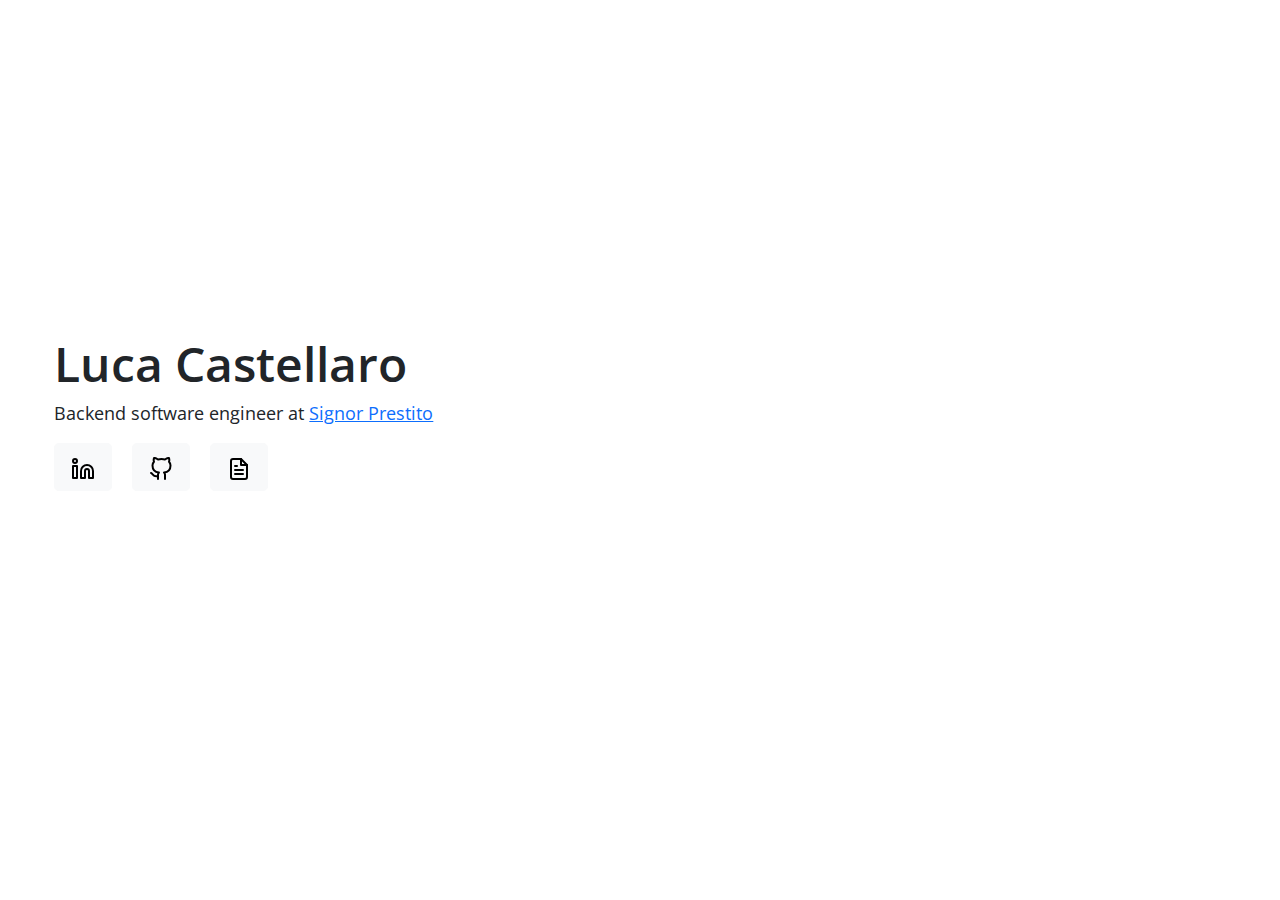
<file: landing/landing/index.html>
<!DOCTYPE html><html><head><meta charSet="utf-8"/><meta http-equiv="x-ua-compatible" content="ie=edge"/><meta name="viewport" content="width=device-width, initial-scale=1, shrink-to-fit=no"/><style data-href="/styles.ce69e01544f70223a83b.css" id="gatsby-global-css">@import url(https://fonts.googleapis.com/css2?family=Open+Sans:wght@400;700&display=swap);
/*!
 * Bootstrap v5.1.3 (https://getbootstrap.com/)
 * Copyright 2011-2021 The Bootstrap Authors
 * Copyright 2011-2021 Twitter, Inc.
 * Licensed under MIT (https://github.com/twbs/bootstrap/blob/main/LICENSE)
 */:root{--bs-blue:#0d6efd;--bs-indigo:#6610f2;--bs-purple:#6f42c1;--bs-pink:#d63384;--bs-red:#dc3545;--bs-orange:#fd7e14;--bs-yellow:#ffc107;--bs-green:#198754;--bs-teal:#20c997;--bs-cyan:#0dcaf0;--bs-white:#fff;--bs-gray:#6c757d;--bs-gray-dark:#343a40;--bs-gray-100:#f8f9fa;--bs-gray-200:#e9ecef;--bs-gray-300:#dee2e6;--bs-gray-400:#ced4da;--bs-gray-500:#adb5bd;--bs-gray-600:#6c757d;--bs-gray-700:#495057;--bs-gray-800:#343a40;--bs-gray-900:#212529;--bs-primary:#0d6efd;--bs-secondary:#6c757d;--bs-success:#198754;--bs-info:#0dcaf0;--bs-warning:#ffc107;--bs-danger:#dc3545;--bs-light:#f8f9fa;--bs-dark:#212529;--bs-primary-rgb:13,110,253;--bs-secondary-rgb:108,117,125;--bs-success-rgb:25,135,84;--bs-info-rgb:13,202,240;--bs-warning-rgb:255,193,7;--bs-danger-rgb:220,53,69;--bs-light-rgb:248,249,250;--bs-dark-rgb:33,37,41;--bs-white-rgb:255,255,255;--bs-black-rgb:0,0,0;--bs-body-color-rgb:33,37,41;--bs-body-bg-rgb:255,255,255;--bs-font-sans-serif:system-ui,-apple-system,"Segoe UI",Roboto,"Helvetica Neue",Arial,"Noto Sans","Liberation Sans",sans-serif,"Apple Color Emoji","Segoe UI Emoji","Segoe UI Symbol","Noto Color Emoji";--bs-font-monospace:SFMono-Regular,Menlo,Monaco,Consolas,"Liberation Mono","Courier New",monospace;--bs-gradient:linear-gradient(180deg,hsla(0,0%,100%,0.15),hsla(0,0%,100%,0));--bs-body-font-family:var(--bs-font-sans-serif);--bs-body-font-size:1rem;--bs-body-font-weight:400;--bs-body-line-height:1.5;--bs-body-color:#212529;--bs-body-bg:#fff}*,:after,:before{box-sizing:border-box}@media (prefers-reduced-motion:no-preference){:root{scroll-behavior:smooth}}body{margin:0;font-family:var(--bs-body-font-family);font-size:var(--bs-body-font-size);font-weight:var(--bs-body-font-weight);line-height:var(--bs-body-line-height);color:var(--bs-body-color);text-align:var(--bs-body-text-align);background-color:var(--bs-body-bg);-webkit-text-size-adjust:100%;-webkit-tap-highlight-color:rgba(0,0,0,0)}hr{margin:1rem 0;color:inherit;background-color:currentColor;border:0;opacity:.25}hr:not([size]){height:1px}.h1,.h2,.h3,.h4,.h5,.h6,h1,h2,h3,h4,h5,h6{margin-top:0;margin-bottom:.5rem;font-weight:500;line-height:1.2}.h1,h1{font-size:calc(1.375rem + 1.5vw)}@media (min-width:1200px){.h1,h1{font-size:2.5rem}}.h2,h2{font-size:calc(1.325rem + .9vw)}@media (min-width:1200px){.h2,h2{font-size:2rem}}.h3,h3{font-size:calc(1.3rem + .6vw)}@media (min-width:1200px){.h3,h3{font-size:1.75rem}}.h4,h4{font-size:calc(1.275rem + .3vw)}@media (min-width:1200px){.h4,h4{font-size:1.5rem}}.h5,h5{font-size:1.25rem}.h6,h6{font-size:1rem}p{margin-top:0;margin-bottom:1rem}abbr[data-bs-original-title],abbr[title]{-webkit-text-decoration:underline dotted;text-decoration:underline dotted;cursor:help;-webkit-text-decoration-skip-ink:none;text-decoration-skip-ink:none}address{margin-bottom:1rem;font-style:normal;line-height:inherit}ol,ul{padding-left:2rem}dl,ol,ul{margin-top:0;margin-bottom:1rem}ol ol,ol ul,ul ol,ul ul{margin-bottom:0}dt{font-weight:700}dd{margin-bottom:.5rem;margin-left:0}blockquote{margin:0 0 1rem}b,strong{font-weight:bolder}.small,small{font-size:.875em}.mark,mark{padding:.2em;background-color:#fcf8e3}sub,sup{position:relative;font-size:.75em;line-height:0;vertical-align:baseline}sub{bottom:-.25em}sup{top:-.5em}a{color:#0d6efd;text-decoration:underline}a:hover{color:#0a58ca}a:not([href]):not([class]),a:not([href]):not([class]):hover{color:inherit;text-decoration:none}code,kbd,pre,samp{font-family:var(--bs-font-monospace);font-size:1em;direction:ltr;unicode-bidi:bidi-override}pre{display:block;margin-top:0;margin-bottom:1rem;overflow:auto;font-size:.875em}pre code{font-size:inherit;color:inherit;word-break:normal}code{font-size:.875em;color:#d63384;word-wrap:break-word}a>code{color:inherit}kbd{padding:.2rem .4rem;font-size:.875em;color:#fff;background-color:#212529;border-radius:.2rem}kbd kbd{padding:0;font-size:1em;font-weight:700}figure{margin:0 0 1rem}img,svg{vertical-align:middle}table{caption-side:bottom;border-collapse:collapse}caption{padding-top:.5rem;padding-bottom:.5rem;color:#6c757d;text-align:left}th{text-align:inherit;text-align:-webkit-match-parent}tbody,td,tfoot,th,thead,tr{border:0 solid;border-color:inherit}label{display:inline-block}button{border-radius:0}button:focus:not(:focus-visible){outline:0}button,input,optgroup,select,textarea{margin:0;font-family:inherit;font-size:inherit;line-height:inherit}button,select{text-transform:none}[role=button]{cursor:pointer}select{word-wrap:normal}select:disabled{opacity:1}[list]::-webkit-calendar-picker-indicator{display:none}[type=button],[type=reset],[type=submit],button{-webkit-appearance:button}[type=button]:not(:disabled),[type=reset]:not(:disabled),[type=submit]:not(:disabled),button:not(:disabled){cursor:pointer}::-moz-focus-inner{padding:0;border-style:none}textarea{resize:vertical}fieldset{min-width:0;padding:0;margin:0;border:0}legend{float:left;width:100%;padding:0;margin-bottom:.5rem;font-size:calc(1.275rem + .3vw);line-height:inherit}@media (min-width:1200px){legend{font-size:1.5rem}}legend+*{clear:left}::-webkit-datetime-edit-day-field,::-webkit-datetime-edit-fields-wrapper,::-webkit-datetime-edit-hour-field,::-webkit-datetime-edit-minute,::-webkit-datetime-edit-month-field,::-webkit-datetime-edit-text,::-webkit-datetime-edit-year-field{padding:0}::-webkit-inner-spin-button{height:auto}[type=search]{outline-offset:-2px;-webkit-appearance:textfield}::-webkit-search-decoration{-webkit-appearance:none}::-webkit-color-swatch-wrapper{padding:0}::file-selector-button{font:inherit}::-webkit-file-upload-button{font:inherit;-webkit-appearance:button}output{display:inline-block}iframe{border:0}summary{display:list-item;cursor:pointer}progress{vertical-align:baseline}[hidden]{display:none!important}.lead{font-size:1.25rem;font-weight:300}.display-1{font-size:calc(1.625rem + 4.5vw);font-weight:300;line-height:1.2}@media (min-width:1200px){.display-1{font-size:5rem}}.display-2{font-size:calc(1.575rem + 3.9vw);font-weight:300;line-height:1.2}@media (min-width:1200px){.display-2{font-size:4.5rem}}.display-3{font-size:calc(1.525rem + 3.3vw);font-weight:300;line-height:1.2}@media (min-width:1200px){.display-3{font-size:4rem}}.display-4{font-size:calc(1.475rem + 2.7vw);font-weight:300;line-height:1.2}@media (min-width:1200px){.display-4{font-size:3.5rem}}.display-5{font-size:calc(1.425rem + 2.1vw);font-weight:300;line-height:1.2}@media (min-width:1200px){.display-5{font-size:3rem}}.display-6{font-size:calc(1.375rem + 1.5vw);font-weight:300;line-height:1.2}@media (min-width:1200px){.display-6{font-size:2.5rem}}.list-inline,.list-unstyled{padding-left:0;list-style:none}.list-inline-item{display:inline-block}.list-inline-item:not(:last-child){margin-right:.5rem}.initialism{font-size:.875em;text-transform:uppercase}.blockquote{margin-bottom:1rem;font-size:1.25rem}.blockquote>:last-child{margin-bottom:0}.blockquote-footer{margin-top:-1rem;margin-bottom:1rem;font-size:.875em;color:#6c757d}.blockquote-footer:before{content:"\2014\A0"}.img-fluid,.img-thumbnail{max-width:100%;height:auto}.img-thumbnail{padding:.25rem;background-color:#fff;border:1px solid #dee2e6;border-radius:.25rem}.figure{display:inline-block}.figure-img{margin-bottom:.5rem;line-height:1}.figure-caption{font-size:.875em;color:#6c757d}.container,.container-fluid,.container-lg,.container-md,.container-sm,.container-xl,.container-xxl{width:100%;padding-right:var(--bs-gutter-x,.75rem);padding-left:var(--bs-gutter-x,.75rem);margin-right:auto;margin-left:auto}@media (min-width:576px){.container,.container-sm{max-width:540px}}@media (min-width:768px){.container,.container-md,.container-sm{max-width:720px}}@media (min-width:992px){.container,.container-lg,.container-md,.container-sm{max-width:960px}}@media (min-width:1200px){.container,.container-lg,.container-md,.container-sm,.container-xl{max-width:1140px}}@media (min-width:1400px){.container,.container-lg,.container-md,.container-sm,.container-xl,.container-xxl{max-width:1320px}}.row{--bs-gutter-x:1.5rem;--bs-gutter-y:0;display:flex;flex-wrap:wrap;margin-top:calc(var(--bs-gutter-y)*-1);margin-right:calc(var(--bs-gutter-x)*-0.5);margin-left:calc(var(--bs-gutter-x)*-0.5)}.row>*{flex-shrink:0;width:100%;max-width:100%;padding-right:calc(var(--bs-gutter-x)*0.5);padding-left:calc(var(--bs-gutter-x)*0.5);margin-top:var(--bs-gutter-y)}.col{flex:1 0}.row-cols-auto>*{flex:0 0 auto;width:auto}.row-cols-1>*{flex:0 0 auto;width:100%}.row-cols-2>*{flex:0 0 auto;width:50%}.row-cols-3>*{flex:0 0 auto;width:33.3333333333%}.row-cols-4>*{flex:0 0 auto;width:25%}.row-cols-5>*{flex:0 0 auto;width:20%}.row-cols-6>*{flex:0 0 auto;width:16.6666666667%}.col-auto{flex:0 0 auto;width:auto}.col-1{flex:0 0 auto;width:8.33333333%}.col-2{flex:0 0 auto;width:16.66666667%}.col-3{flex:0 0 auto;width:25%}.col-4{flex:0 0 auto;width:33.33333333%}.col-5{flex:0 0 auto;width:41.66666667%}.col-6{flex:0 0 auto;width:50%}.col-7{flex:0 0 auto;width:58.33333333%}.col-8{flex:0 0 auto;width:66.66666667%}.col-9{flex:0 0 auto;width:75%}.col-10{flex:0 0 auto;width:83.33333333%}.col-11{flex:0 0 auto;width:91.66666667%}.col-12{flex:0 0 auto;width:100%}.offset-1{margin-left:8.33333333%}.offset-2{margin-left:16.66666667%}.offset-3{margin-left:25%}.offset-4{margin-left:33.33333333%}.offset-5{margin-left:41.66666667%}.offset-6{margin-left:50%}.offset-7{margin-left:58.33333333%}.offset-8{margin-left:66.66666667%}.offset-9{margin-left:75%}.offset-10{margin-left:83.33333333%}.offset-11{margin-left:91.66666667%}.g-0,.gx-0{--bs-gutter-x:0}.g-0,.gy-0{--bs-gutter-y:0}.g-1,.gx-1{--bs-gutter-x:0.25rem}.g-1,.gy-1{--bs-gutter-y:0.25rem}.g-2,.gx-2{--bs-gutter-x:0.5rem}.g-2,.gy-2{--bs-gutter-y:0.5rem}.g-3,.gx-3{--bs-gutter-x:1rem}.g-3,.gy-3{--bs-gutter-y:1rem}.g-4,.gx-4{--bs-gutter-x:1.5rem}.g-4,.gy-4{--bs-gutter-y:1.5rem}.g-5,.gx-5{--bs-gutter-x:3rem}.g-5,.gy-5{--bs-gutter-y:3rem}@media (min-width:576px){.col-sm{flex:1 0}.row-cols-sm-auto>*{flex:0 0 auto;width:auto}.row-cols-sm-1>*{flex:0 0 auto;width:100%}.row-cols-sm-2>*{flex:0 0 auto;width:50%}.row-cols-sm-3>*{flex:0 0 auto;width:33.3333333333%}.row-cols-sm-4>*{flex:0 0 auto;width:25%}.row-cols-sm-5>*{flex:0 0 auto;width:20%}.row-cols-sm-6>*{flex:0 0 auto;width:16.6666666667%}.col-sm-auto{flex:0 0 auto;width:auto}.col-sm-1{flex:0 0 auto;width:8.33333333%}.col-sm-2{flex:0 0 auto;width:16.66666667%}.col-sm-3{flex:0 0 auto;width:25%}.col-sm-4{flex:0 0 auto;width:33.33333333%}.col-sm-5{flex:0 0 auto;width:41.66666667%}.col-sm-6{flex:0 0 auto;width:50%}.col-sm-7{flex:0 0 auto;width:58.33333333%}.col-sm-8{flex:0 0 auto;width:66.66666667%}.col-sm-9{flex:0 0 auto;width:75%}.col-sm-10{flex:0 0 auto;width:83.33333333%}.col-sm-11{flex:0 0 auto;width:91.66666667%}.col-sm-12{flex:0 0 auto;width:100%}.offset-sm-0{margin-left:0}.offset-sm-1{margin-left:8.33333333%}.offset-sm-2{margin-left:16.66666667%}.offset-sm-3{margin-left:25%}.offset-sm-4{margin-left:33.33333333%}.offset-sm-5{margin-left:41.66666667%}.offset-sm-6{margin-left:50%}.offset-sm-7{margin-left:58.33333333%}.offset-sm-8{margin-left:66.66666667%}.offset-sm-9{margin-left:75%}.offset-sm-10{margin-left:83.33333333%}.offset-sm-11{margin-left:91.66666667%}.g-sm-0,.gx-sm-0{--bs-gutter-x:0}.g-sm-0,.gy-sm-0{--bs-gutter-y:0}.g-sm-1,.gx-sm-1{--bs-gutter-x:0.25rem}.g-sm-1,.gy-sm-1{--bs-gutter-y:0.25rem}.g-sm-2,.gx-sm-2{--bs-gutter-x:0.5rem}.g-sm-2,.gy-sm-2{--bs-gutter-y:0.5rem}.g-sm-3,.gx-sm-3{--bs-gutter-x:1rem}.g-sm-3,.gy-sm-3{--bs-gutter-y:1rem}.g-sm-4,.gx-sm-4{--bs-gutter-x:1.5rem}.g-sm-4,.gy-sm-4{--bs-gutter-y:1.5rem}.g-sm-5,.gx-sm-5{--bs-gutter-x:3rem}.g-sm-5,.gy-sm-5{--bs-gutter-y:3rem}}@media (min-width:768px){.col-md{flex:1 0}.row-cols-md-auto>*{flex:0 0 auto;width:auto}.row-cols-md-1>*{flex:0 0 auto;width:100%}.row-cols-md-2>*{flex:0 0 auto;width:50%}.row-cols-md-3>*{flex:0 0 auto;width:33.3333333333%}.row-cols-md-4>*{flex:0 0 auto;width:25%}.row-cols-md-5>*{flex:0 0 auto;width:20%}.row-cols-md-6>*{flex:0 0 auto;width:16.6666666667%}.col-md-auto{flex:0 0 auto;width:auto}.col-md-1{flex:0 0 auto;width:8.33333333%}.col-md-2{flex:0 0 auto;width:16.66666667%}.col-md-3{flex:0 0 auto;width:25%}.col-md-4{flex:0 0 auto;width:33.33333333%}.col-md-5{flex:0 0 auto;width:41.66666667%}.col-md-6{flex:0 0 auto;width:50%}.col-md-7{flex:0 0 auto;width:58.33333333%}.col-md-8{flex:0 0 auto;width:66.66666667%}.col-md-9{flex:0 0 auto;width:75%}.col-md-10{flex:0 0 auto;width:83.33333333%}.col-md-11{flex:0 0 auto;width:91.66666667%}.col-md-12{flex:0 0 auto;width:100%}.offset-md-0{margin-left:0}.offset-md-1{margin-left:8.33333333%}.offset-md-2{margin-left:16.66666667%}.offset-md-3{margin-left:25%}.offset-md-4{margin-left:33.33333333%}.offset-md-5{margin-left:41.66666667%}.offset-md-6{margin-left:50%}.offset-md-7{margin-left:58.33333333%}.offset-md-8{margin-left:66.66666667%}.offset-md-9{margin-left:75%}.offset-md-10{margin-left:83.33333333%}.offset-md-11{margin-left:91.66666667%}.g-md-0,.gx-md-0{--bs-gutter-x:0}.g-md-0,.gy-md-0{--bs-gutter-y:0}.g-md-1,.gx-md-1{--bs-gutter-x:0.25rem}.g-md-1,.gy-md-1{--bs-gutter-y:0.25rem}.g-md-2,.gx-md-2{--bs-gutter-x:0.5rem}.g-md-2,.gy-md-2{--bs-gutter-y:0.5rem}.g-md-3,.gx-md-3{--bs-gutter-x:1rem}.g-md-3,.gy-md-3{--bs-gutter-y:1rem}.g-md-4,.gx-md-4{--bs-gutter-x:1.5rem}.g-md-4,.gy-md-4{--bs-gutter-y:1.5rem}.g-md-5,.gx-md-5{--bs-gutter-x:3rem}.g-md-5,.gy-md-5{--bs-gutter-y:3rem}}@media (min-width:992px){.col-lg{flex:1 0}.row-cols-lg-auto>*{flex:0 0 auto;width:auto}.row-cols-lg-1>*{flex:0 0 auto;width:100%}.row-cols-lg-2>*{flex:0 0 auto;width:50%}.row-cols-lg-3>*{flex:0 0 auto;width:33.3333333333%}.row-cols-lg-4>*{flex:0 0 auto;width:25%}.row-cols-lg-5>*{flex:0 0 auto;width:20%}.row-cols-lg-6>*{flex:0 0 auto;width:16.6666666667%}.col-lg-auto{flex:0 0 auto;width:auto}.col-lg-1{flex:0 0 auto;width:8.33333333%}.col-lg-2{flex:0 0 auto;width:16.66666667%}.col-lg-3{flex:0 0 auto;width:25%}.col-lg-4{flex:0 0 auto;width:33.33333333%}.col-lg-5{flex:0 0 auto;width:41.66666667%}.col-lg-6{flex:0 0 auto;width:50%}.col-lg-7{flex:0 0 auto;width:58.33333333%}.col-lg-8{flex:0 0 auto;width:66.66666667%}.col-lg-9{flex:0 0 auto;width:75%}.col-lg-10{flex:0 0 auto;width:83.33333333%}.col-lg-11{flex:0 0 auto;width:91.66666667%}.col-lg-12{flex:0 0 auto;width:100%}.offset-lg-0{margin-left:0}.offset-lg-1{margin-left:8.33333333%}.offset-lg-2{margin-left:16.66666667%}.offset-lg-3{margin-left:25%}.offset-lg-4{margin-left:33.33333333%}.offset-lg-5{margin-left:41.66666667%}.offset-lg-6{margin-left:50%}.offset-lg-7{margin-left:58.33333333%}.offset-lg-8{margin-left:66.66666667%}.offset-lg-9{margin-left:75%}.offset-lg-10{margin-left:83.33333333%}.offset-lg-11{margin-left:91.66666667%}.g-lg-0,.gx-lg-0{--bs-gutter-x:0}.g-lg-0,.gy-lg-0{--bs-gutter-y:0}.g-lg-1,.gx-lg-1{--bs-gutter-x:0.25rem}.g-lg-1,.gy-lg-1{--bs-gutter-y:0.25rem}.g-lg-2,.gx-lg-2{--bs-gutter-x:0.5rem}.g-lg-2,.gy-lg-2{--bs-gutter-y:0.5rem}.g-lg-3,.gx-lg-3{--bs-gutter-x:1rem}.g-lg-3,.gy-lg-3{--bs-gutter-y:1rem}.g-lg-4,.gx-lg-4{--bs-gutter-x:1.5rem}.g-lg-4,.gy-lg-4{--bs-gutter-y:1.5rem}.g-lg-5,.gx-lg-5{--bs-gutter-x:3rem}.g-lg-5,.gy-lg-5{--bs-gutter-y:3rem}}@media (min-width:1200px){.col-xl{flex:1 0}.row-cols-xl-auto>*{flex:0 0 auto;width:auto}.row-cols-xl-1>*{flex:0 0 auto;width:100%}.row-cols-xl-2>*{flex:0 0 auto;width:50%}.row-cols-xl-3>*{flex:0 0 auto;width:33.3333333333%}.row-cols-xl-4>*{flex:0 0 auto;width:25%}.row-cols-xl-5>*{flex:0 0 auto;width:20%}.row-cols-xl-6>*{flex:0 0 auto;width:16.6666666667%}.col-xl-auto{flex:0 0 auto;width:auto}.col-xl-1{flex:0 0 auto;width:8.33333333%}.col-xl-2{flex:0 0 auto;width:16.66666667%}.col-xl-3{flex:0 0 auto;width:25%}.col-xl-4{flex:0 0 auto;width:33.33333333%}.col-xl-5{flex:0 0 auto;width:41.66666667%}.col-xl-6{flex:0 0 auto;width:50%}.col-xl-7{flex:0 0 auto;width:58.33333333%}.col-xl-8{flex:0 0 auto;width:66.66666667%}.col-xl-9{flex:0 0 auto;width:75%}.col-xl-10{flex:0 0 auto;width:83.33333333%}.col-xl-11{flex:0 0 auto;width:91.66666667%}.col-xl-12{flex:0 0 auto;width:100%}.offset-xl-0{margin-left:0}.offset-xl-1{margin-left:8.33333333%}.offset-xl-2{margin-left:16.66666667%}.offset-xl-3{margin-left:25%}.offset-xl-4{margin-left:33.33333333%}.offset-xl-5{margin-left:41.66666667%}.offset-xl-6{margin-left:50%}.offset-xl-7{margin-left:58.33333333%}.offset-xl-8{margin-left:66.66666667%}.offset-xl-9{margin-left:75%}.offset-xl-10{margin-left:83.33333333%}.offset-xl-11{margin-left:91.66666667%}.g-xl-0,.gx-xl-0{--bs-gutter-x:0}.g-xl-0,.gy-xl-0{--bs-gutter-y:0}.g-xl-1,.gx-xl-1{--bs-gutter-x:0.25rem}.g-xl-1,.gy-xl-1{--bs-gutter-y:0.25rem}.g-xl-2,.gx-xl-2{--bs-gutter-x:0.5rem}.g-xl-2,.gy-xl-2{--bs-gutter-y:0.5rem}.g-xl-3,.gx-xl-3{--bs-gutter-x:1rem}.g-xl-3,.gy-xl-3{--bs-gutter-y:1rem}.g-xl-4,.gx-xl-4{--bs-gutter-x:1.5rem}.g-xl-4,.gy-xl-4{--bs-gutter-y:1.5rem}.g-xl-5,.gx-xl-5{--bs-gutter-x:3rem}.g-xl-5,.gy-xl-5{--bs-gutter-y:3rem}}@media (min-width:1400px){.col-xxl{flex:1 0}.row-cols-xxl-auto>*{flex:0 0 auto;width:auto}.row-cols-xxl-1>*{flex:0 0 auto;width:100%}.row-cols-xxl-2>*{flex:0 0 auto;width:50%}.row-cols-xxl-3>*{flex:0 0 auto;width:33.3333333333%}.row-cols-xxl-4>*{flex:0 0 auto;width:25%}.row-cols-xxl-5>*{flex:0 0 auto;width:20%}.row-cols-xxl-6>*{flex:0 0 auto;width:16.6666666667%}.col-xxl-auto{flex:0 0 auto;width:auto}.col-xxl-1{flex:0 0 auto;width:8.33333333%}.col-xxl-2{flex:0 0 auto;width:16.66666667%}.col-xxl-3{flex:0 0 auto;width:25%}.col-xxl-4{flex:0 0 auto;width:33.33333333%}.col-xxl-5{flex:0 0 auto;width:41.66666667%}.col-xxl-6{flex:0 0 auto;width:50%}.col-xxl-7{flex:0 0 auto;width:58.33333333%}.col-xxl-8{flex:0 0 auto;width:66.66666667%}.col-xxl-9{flex:0 0 auto;width:75%}.col-xxl-10{flex:0 0 auto;width:83.33333333%}.col-xxl-11{flex:0 0 auto;width:91.66666667%}.col-xxl-12{flex:0 0 auto;width:100%}.offset-xxl-0{margin-left:0}.offset-xxl-1{margin-left:8.33333333%}.offset-xxl-2{margin-left:16.66666667%}.offset-xxl-3{margin-left:25%}.offset-xxl-4{margin-left:33.33333333%}.offset-xxl-5{margin-left:41.66666667%}.offset-xxl-6{margin-left:50%}.offset-xxl-7{margin-left:58.33333333%}.offset-xxl-8{margin-left:66.66666667%}.offset-xxl-9{margin-left:75%}.offset-xxl-10{margin-left:83.33333333%}.offset-xxl-11{margin-left:91.66666667%}.g-xxl-0,.gx-xxl-0{--bs-gutter-x:0}.g-xxl-0,.gy-xxl-0{--bs-gutter-y:0}.g-xxl-1,.gx-xxl-1{--bs-gutter-x:0.25rem}.g-xxl-1,.gy-xxl-1{--bs-gutter-y:0.25rem}.g-xxl-2,.gx-xxl-2{--bs-gutter-x:0.5rem}.g-xxl-2,.gy-xxl-2{--bs-gutter-y:0.5rem}.g-xxl-3,.gx-xxl-3{--bs-gutter-x:1rem}.g-xxl-3,.gy-xxl-3{--bs-gutter-y:1rem}.g-xxl-4,.gx-xxl-4{--bs-gutter-x:1.5rem}.g-xxl-4,.gy-xxl-4{--bs-gutter-y:1.5rem}.g-xxl-5,.gx-xxl-5{--bs-gutter-x:3rem}.g-xxl-5,.gy-xxl-5{--bs-gutter-y:3rem}}.table{--bs-table-bg:transparent;--bs-table-accent-bg:transparent;--bs-table-striped-color:#212529;--bs-table-striped-bg:rgba(0,0,0,0.05);--bs-table-active-color:#212529;--bs-table-active-bg:rgba(0,0,0,0.1);--bs-table-hover-color:#212529;--bs-table-hover-bg:rgba(0,0,0,0.075);width:100%;margin-bottom:1rem;color:#212529;vertical-align:top;border-color:#dee2e6}.table>:not(caption)>*>*{padding:.5rem;background-color:var(--bs-table-bg);border-bottom-width:1px;box-shadow:inset 0 0 0 9999px var(--bs-table-accent-bg)}.table>tbody{vertical-align:inherit}.table>thead{vertical-align:bottom}.table>:not(:first-child){border-top:2px solid}.caption-top{caption-side:top}.table-sm>:not(caption)>*>*{padding:.25rem}.table-bordered>:not(caption)>*{border-width:1px 0}.table-bordered>:not(caption)>*>*{border-width:0 1px}.table-borderless>:not(caption)>*>*{border-bottom-width:0}.table-borderless>:not(:first-child){border-top-width:0}.table-striped>tbody>tr:nth-of-type(odd)>*{--bs-table-accent-bg:var(--bs-table-striped-bg);color:var(--bs-table-striped-color)}.table-active{--bs-table-accent-bg:var(--bs-table-active-bg);color:var(--bs-table-active-color)}.table-hover>tbody>tr:hover>*{--bs-table-accent-bg:var(--bs-table-hover-bg);color:var(--bs-table-hover-color)}.table-primary{--bs-table-bg:#cfe2ff;--bs-table-striped-bg:#c5d7f2;--bs-table-striped-color:#000;--bs-table-active-bg:#bacbe6;--bs-table-active-color:#000;--bs-table-hover-bg:#bfd1ec;--bs-table-hover-color:#000;color:#000;border-color:#bacbe6}.table-secondary{--bs-table-bg:#e2e3e5;--bs-table-striped-bg:#d7d8da;--bs-table-striped-color:#000;--bs-table-active-bg:#cbccce;--bs-table-active-color:#000;--bs-table-hover-bg:#d1d2d4;--bs-table-hover-color:#000;color:#000;border-color:#cbccce}.table-success{--bs-table-bg:#d1e7dd;--bs-table-striped-bg:#c7dbd2;--bs-table-striped-color:#000;--bs-table-active-bg:#bcd0c7;--bs-table-active-color:#000;--bs-table-hover-bg:#c1d6cc;--bs-table-hover-color:#000;color:#000;border-color:#bcd0c7}.table-info{--bs-table-bg:#cff4fc;--bs-table-striped-bg:#c5e8ef;--bs-table-striped-color:#000;--bs-table-active-bg:#badce3;--bs-table-active-color:#000;--bs-table-hover-bg:#bfe2e9;--bs-table-hover-color:#000;color:#000;border-color:#badce3}.table-warning{--bs-table-bg:#fff3cd;--bs-table-striped-bg:#f2e7c3;--bs-table-striped-color:#000;--bs-table-active-bg:#e6dbb9;--bs-table-active-color:#000;--bs-table-hover-bg:#ece1be;--bs-table-hover-color:#000;color:#000;border-color:#e6dbb9}.table-danger{--bs-table-bg:#f8d7da;--bs-table-striped-bg:#eccccf;--bs-table-striped-color:#000;--bs-table-active-bg:#dfc2c4;--bs-table-active-color:#000;--bs-table-hover-bg:#e5c7ca;--bs-table-hover-color:#000;color:#000;border-color:#dfc2c4}.table-light{--bs-table-bg:#f8f9fa;--bs-table-striped-bg:#ecedee;--bs-table-striped-color:#000;--bs-table-active-bg:#dfe0e1;--bs-table-active-color:#000;--bs-table-hover-bg:#e5e6e7;--bs-table-hover-color:#000;color:#000;border-color:#dfe0e1}.table-dark{--bs-table-bg:#212529;--bs-table-striped-bg:#2c3034;--bs-table-striped-color:#fff;--bs-table-active-bg:#373b3e;--bs-table-active-color:#fff;--bs-table-hover-bg:#323539;--bs-table-hover-color:#fff;color:#fff;border-color:#373b3e}.table-responsive{overflow-x:auto;-webkit-overflow-scrolling:touch}@media (max-width:575.98px){.table-responsive-sm{overflow-x:auto;-webkit-overflow-scrolling:touch}}@media (max-width:767.98px){.table-responsive-md{overflow-x:auto;-webkit-overflow-scrolling:touch}}@media (max-width:991.98px){.table-responsive-lg{overflow-x:auto;-webkit-overflow-scrolling:touch}}@media (max-width:1199.98px){.table-responsive-xl{overflow-x:auto;-webkit-overflow-scrolling:touch}}@media (max-width:1399.98px){.table-responsive-xxl{overflow-x:auto;-webkit-overflow-scrolling:touch}}.form-label{margin-bottom:.5rem}.col-form-label{padding-top:calc(.375rem + 1px);padding-bottom:calc(.375rem + 1px);margin-bottom:0;font-size:inherit;line-height:1.5}.col-form-label-lg{padding-top:calc(.5rem + 1px);padding-bottom:calc(.5rem + 1px);font-size:1.25rem}.col-form-label-sm{padding-top:calc(.25rem + 1px);padding-bottom:calc(.25rem + 1px);font-size:.875rem}.form-text{margin-top:.25rem;font-size:.875em;color:#6c757d}.form-control{display:block;width:100%;padding:.375rem .75rem;font-size:1rem;font-weight:400;line-height:1.5;color:#212529;background-color:#fff;background-clip:padding-box;border:1px solid #ced4da;-webkit-appearance:none;appearance:none;border-radius:.25rem;transition:border-color .15s ease-in-out,box-shadow .15s ease-in-out}@media (prefers-reduced-motion:reduce){.form-control{transition:none}}.form-control[type=file]{overflow:hidden}.form-control[type=file]:not(:disabled):not([readonly]){cursor:pointer}.form-control:focus{color:#212529;background-color:#fff;border-color:#86b7fe;outline:0;box-shadow:0 0 0 .25rem rgba(13,110,253,.25)}.form-control::-webkit-date-and-time-value{height:1.5em}.form-control::-webkit-input-placeholder{color:#6c757d;opacity:1}.form-control:-ms-input-placeholder{color:#6c757d;opacity:1}.form-control::placeholder{color:#6c757d;opacity:1}.form-control:disabled,.form-control[readonly]{background-color:#e9ecef;opacity:1}.form-control::file-selector-button{padding:.375rem .75rem;margin:-.375rem -.75rem;-webkit-margin-end:.75rem;margin-inline-end:.75rem;color:#212529;background-color:#e9ecef;pointer-events:none;border:0 solid;border-color:inherit;border-inline-end-width:1px;border-radius:0;transition:color .15s ease-in-out,background-color .15s ease-in-out,border-color .15s ease-in-out,box-shadow .15s ease-in-out}@media (prefers-reduced-motion:reduce){.form-control::-webkit-file-upload-button{-webkit-transition:none;transition:none}.form-control::file-selector-button{transition:none}}.form-control:hover:not(:disabled):not([readonly])::file-selector-button{background-color:#dde0e3}.form-control::-webkit-file-upload-button{padding:.375rem .75rem;margin:-.375rem -.75rem;-webkit-margin-end:.75rem;margin-inline-end:.75rem;color:#212529;background-color:#e9ecef;pointer-events:none;border:0 solid;border-color:inherit;border-inline-end-width:1px;border-radius:0;-webkit-transition:color .15s ease-in-out,background-color .15s ease-in-out,border-color .15s ease-in-out,box-shadow .15s ease-in-out;transition:color .15s ease-in-out,background-color .15s ease-in-out,border-color .15s ease-in-out,box-shadow .15s ease-in-out}@media (prefers-reduced-motion:reduce){.form-control::-webkit-file-upload-button{-webkit-transition:none;transition:none}}.form-control:hover:not(:disabled):not([readonly])::-webkit-file-upload-button{background-color:#dde0e3}.form-control-plaintext{display:block;width:100%;padding:.375rem 0;margin-bottom:0;line-height:1.5;color:#212529;background-color:transparent;border:solid transparent;border-width:1px 0}.form-control-plaintext.form-control-lg,.form-control-plaintext.form-control-sm{padding-right:0;padding-left:0}.form-control-sm{min-height:calc(1.5em + .5rem + 2px);padding:.25rem .5rem;font-size:.875rem;border-radius:.2rem}.form-control-sm::file-selector-button{padding:.25rem .5rem;margin:-.25rem -.5rem;-webkit-margin-end:.5rem;margin-inline-end:.5rem}.form-control-sm::-webkit-file-upload-button{padding:.25rem .5rem;margin:-.25rem -.5rem;-webkit-margin-end:.5rem;margin-inline-end:.5rem}.form-control-lg{min-height:calc(1.5em + 1rem + 2px);padding:.5rem 1rem;font-size:1.25rem;border-radius:.3rem}.form-control-lg::file-selector-button{padding:.5rem 1rem;margin:-.5rem -1rem;-webkit-margin-end:1rem;margin-inline-end:1rem}.form-control-lg::-webkit-file-upload-button{padding:.5rem 1rem;margin:-.5rem -1rem;-webkit-margin-end:1rem;margin-inline-end:1rem}textarea.form-control{min-height:calc(1.5em + .75rem + 2px)}textarea.form-control-sm{min-height:calc(1.5em + .5rem + 2px)}textarea.form-control-lg{min-height:calc(1.5em + 1rem + 2px)}.form-control-color{width:3rem;height:auto;padding:.375rem}.form-control-color:not(:disabled):not([readonly]){cursor:pointer}.form-control-color::-moz-color-swatch{height:1.5em;border-radius:.25rem}.form-control-color::-webkit-color-swatch{height:1.5em;border-radius:.25rem}.form-select{display:block;width:100%;padding:.375rem 2.25rem .375rem .75rem;-moz-padding-start:calc(.75rem - 3px);font-size:1rem;font-weight:400;line-height:1.5;color:#212529;background-color:#fff;background-image:url("data:image/svg+xml;charset=utf-8,%3Csvg xmlns='http://www.w3.org/2000/svg' viewBox='0 0 16 16'%3E%3Cpath fill='none' stroke='%23343a40' stroke-linecap='round' stroke-linejoin='round' stroke-width='2' d='M2 5l6 6 6-6'/%3E%3C/svg%3E");background-repeat:no-repeat;background-position:right .75rem center;background-size:16px 12px;border:1px solid #ced4da;border-radius:.25rem;transition:border-color .15s ease-in-out,box-shadow .15s ease-in-out;-webkit-appearance:none;appearance:none}@media (prefers-reduced-motion:reduce){.form-select{transition:none}}.form-select:focus{border-color:#86b7fe;outline:0;box-shadow:0 0 0 .25rem rgba(13,110,253,.25)}.form-select[multiple],.form-select[size]:not([size="1"]){padding-right:.75rem;background-image:none}.form-select:disabled{background-color:#e9ecef}.form-select:-moz-focusring{color:transparent;text-shadow:0 0 0 #212529}.form-select-sm{padding-top:.25rem;padding-bottom:.25rem;padding-left:.5rem;font-size:.875rem;border-radius:.2rem}.form-select-lg{padding-top:.5rem;padding-bottom:.5rem;padding-left:1rem;font-size:1.25rem;border-radius:.3rem}.form-check{display:block;min-height:1.5rem;padding-left:1.5em;margin-bottom:.125rem}.form-check .form-check-input{float:left;margin-left:-1.5em}.form-check-input{width:1em;height:1em;margin-top:.25em;vertical-align:top;background-color:#fff;background-repeat:no-repeat;background-position:50%;background-size:contain;border:1px solid rgba(0,0,0,.25);-webkit-appearance:none;appearance:none;-webkit-print-color-adjust:exact;color-adjust:exact}.form-check-input[type=checkbox]{border-radius:.25em}.form-check-input[type=radio]{border-radius:50%}.form-check-input:active{-webkit-filter:brightness(90%);filter:brightness(90%)}.form-check-input:focus{border-color:#86b7fe;outline:0;box-shadow:0 0 0 .25rem rgba(13,110,253,.25)}.form-check-input:checked{background-color:#0d6efd;border-color:#0d6efd}.form-check-input:checked[type=checkbox]{background-image:url("data:image/svg+xml;charset=utf-8,%3Csvg xmlns='http://www.w3.org/2000/svg' viewBox='0 0 20 20'%3E%3Cpath fill='none' stroke='%23fff' stroke-linecap='round' stroke-linejoin='round' stroke-width='3' d='M6 10l3 3l6-6'/%3E%3C/svg%3E")}.form-check-input:checked[type=radio]{background-image:url("data:image/svg+xml;charset=utf-8,%3Csvg xmlns='http://www.w3.org/2000/svg' viewBox='-4 -4 8 8'%3E%3Ccircle r='2' fill='%23fff'/%3E%3C/svg%3E")}.form-check-input[type=checkbox]:indeterminate{background-color:#0d6efd;border-color:#0d6efd;background-image:url("data:image/svg+xml;charset=utf-8,%3Csvg xmlns='http://www.w3.org/2000/svg' viewBox='0 0 20 20'%3E%3Cpath fill='none' stroke='%23fff' stroke-linecap='round' stroke-linejoin='round' stroke-width='3' d='M6 10h8'/%3E%3C/svg%3E")}.form-check-input:disabled{pointer-events:none;-webkit-filter:none;filter:none;opacity:.5}.form-check-input:disabled~.form-check-label,.form-check-input[disabled]~.form-check-label{opacity:.5}.form-switch{padding-left:2.5em}.form-switch .form-check-input{width:2em;margin-left:-2.5em;background-image:url("data:image/svg+xml;charset=utf-8,%3Csvg xmlns='http://www.w3.org/2000/svg' viewBox='-4 -4 8 8'%3E%3Ccircle r='3' fill='rgba(0, 0, 0, 0.25)'/%3E%3C/svg%3E");background-position:0;border-radius:2em;transition:background-position .15s ease-in-out}@media (prefers-reduced-motion:reduce){.form-switch .form-check-input{transition:none}}.form-switch .form-check-input:focus{background-image:url("data:image/svg+xml;charset=utf-8,%3Csvg xmlns='http://www.w3.org/2000/svg' viewBox='-4 -4 8 8'%3E%3Ccircle r='3' fill='%2386b7fe'/%3E%3C/svg%3E")}.form-switch .form-check-input:checked{background-position:100%;background-image:url("data:image/svg+xml;charset=utf-8,%3Csvg xmlns='http://www.w3.org/2000/svg' viewBox='-4 -4 8 8'%3E%3Ccircle r='3' fill='%23fff'/%3E%3C/svg%3E")}.form-check-inline{display:inline-block;margin-right:1rem}.btn-check{position:absolute;clip:rect(0,0,0,0);pointer-events:none}.btn-check:disabled+.btn,.btn-check[disabled]+.btn{pointer-events:none;-webkit-filter:none;filter:none;opacity:.65}.form-range{width:100%;height:1.5rem;padding:0;background-color:transparent;-webkit-appearance:none;appearance:none}.form-range:focus{outline:0}.form-range:focus::-webkit-slider-thumb{box-shadow:0 0 0 1px #fff,0 0 0 .25rem rgba(13,110,253,.25)}.form-range:focus::-moz-range-thumb{box-shadow:0 0 0 1px #fff,0 0 0 .25rem rgba(13,110,253,.25)}.form-range::-moz-focus-outer{border:0}.form-range::-webkit-slider-thumb{width:1rem;height:1rem;margin-top:-.25rem;background-color:#0d6efd;border:0;border-radius:1rem;-webkit-transition:background-color .15s ease-in-out,border-color .15s ease-in-out,box-shadow .15s ease-in-out;transition:background-color .15s ease-in-out,border-color .15s ease-in-out,box-shadow .15s ease-in-out;-webkit-appearance:none;appearance:none}@media (prefers-reduced-motion:reduce){.form-range::-webkit-slider-thumb{-webkit-transition:none;transition:none}}.form-range::-webkit-slider-thumb:active{background-color:#b6d4fe}.form-range::-webkit-slider-runnable-track{width:100%;height:.5rem;color:transparent;cursor:pointer;background-color:#dee2e6;border-color:transparent;border-radius:1rem}.form-range::-moz-range-thumb{width:1rem;height:1rem;background-color:#0d6efd;border:0;border-radius:1rem;-moz-transition:background-color .15s ease-in-out,border-color .15s ease-in-out,box-shadow .15s ease-in-out;transition:background-color .15s ease-in-out,border-color .15s ease-in-out,box-shadow .15s ease-in-out;appearance:none}@media (prefers-reduced-motion:reduce){.form-range::-moz-range-thumb{-moz-transition:none;transition:none}}.form-range::-moz-range-thumb:active{background-color:#b6d4fe}.form-range::-moz-range-track{width:100%;height:.5rem;color:transparent;cursor:pointer;background-color:#dee2e6;border-color:transparent;border-radius:1rem}.form-range:disabled{pointer-events:none}.form-range:disabled::-webkit-slider-thumb{background-color:#adb5bd}.form-range:disabled::-moz-range-thumb{background-color:#adb5bd}.form-floating{position:relative}.form-floating>.form-control,.form-floating>.form-select{height:calc(3.5rem + 2px);line-height:1.25}.form-floating>label{position:absolute;top:0;left:0;height:100%;padding:1rem .75rem;pointer-events:none;border:1px solid transparent;-webkit-transform-origin:0 0;transform-origin:0 0;transition:opacity .1s ease-in-out,-webkit-transform .1s ease-in-out;transition:opacity .1s ease-in-out,transform .1s ease-in-out;transition:opacity .1s ease-in-out,transform .1s ease-in-out,-webkit-transform .1s ease-in-out}@media (prefers-reduced-motion:reduce){.form-floating>label{transition:none}}.form-floating>.form-control{padding:1rem .75rem}.form-floating>.form-control::-webkit-input-placeholder{color:transparent}.form-floating>.form-control:-ms-input-placeholder{color:transparent}.form-floating>.form-control::placeholder{color:transparent}.form-floating>.form-control:not(:-ms-input-placeholder){padding-top:1.625rem;padding-bottom:.625rem}.form-floating>.form-control:focus,.form-floating>.form-control:not(:placeholder-shown){padding-top:1.625rem;padding-bottom:.625rem}.form-floating>.form-control:-webkit-autofill{padding-top:1.625rem;padding-bottom:.625rem}.form-floating>.form-select{padding-top:1.625rem;padding-bottom:.625rem}.form-floating>.form-control:not(:-ms-input-placeholder)~label{opacity:.65;transform:scale(.85) translateY(-.5rem) translateX(.15rem)}.form-floating>.form-control:focus~label,.form-floating>.form-control:not(:placeholder-shown)~label,.form-floating>.form-select~label{opacity:.65;-webkit-transform:scale(.85) translateY(-.5rem) translateX(.15rem);transform:scale(.85) translateY(-.5rem) translateX(.15rem)}.form-floating>.form-control:-webkit-autofill~label{opacity:.65;-webkit-transform:scale(.85) translateY(-.5rem) translateX(.15rem);transform:scale(.85) translateY(-.5rem) translateX(.15rem)}.input-group{position:relative;display:flex;flex-wrap:wrap;align-items:stretch;width:100%}.input-group>.form-control,.input-group>.form-select{position:relative;flex:1 1 auto;width:1%;min-width:0}.input-group>.form-control:focus,.input-group>.form-select:focus{z-index:3}.input-group .btn{position:relative;z-index:2}.input-group .btn:focus{z-index:3}.input-group-text{display:flex;align-items:center;padding:.375rem .75rem;font-size:1rem;font-weight:400;line-height:1.5;color:#212529;text-align:center;white-space:nowrap;background-color:#e9ecef;border:1px solid #ced4da;border-radius:.25rem}.input-group-lg>.btn,.input-group-lg>.form-control,.input-group-lg>.form-select,.input-group-lg>.input-group-text{padding:.5rem 1rem;font-size:1.25rem;border-radius:.3rem}.input-group-sm>.btn,.input-group-sm>.form-control,.input-group-sm>.form-select,.input-group-sm>.input-group-text{padding:.25rem .5rem;font-size:.875rem;border-radius:.2rem}.input-group-lg>.form-select,.input-group-sm>.form-select{padding-right:3rem}.input-group.has-validation>.dropdown-toggle:nth-last-child(n+4),.input-group.has-validation>:nth-last-child(n+3):not(.dropdown-toggle):not(.dropdown-menu),.input-group:not(.has-validation)>.dropdown-toggle:nth-last-child(n+3),.input-group:not(.has-validation)>:not(:last-child):not(.dropdown-toggle):not(.dropdown-menu){border-top-right-radius:0;border-bottom-right-radius:0}.input-group>:not(:first-child):not(.dropdown-menu):not(.valid-tooltip):not(.valid-feedback):not(.invalid-tooltip):not(.invalid-feedback){margin-left:-1px;border-top-left-radius:0;border-bottom-left-radius:0}.valid-feedback{display:none;width:100%;margin-top:.25rem;font-size:.875em;color:#198754}.valid-tooltip{position:absolute;top:100%;z-index:5;display:none;max-width:100%;padding:.25rem .5rem;margin-top:.1rem;font-size:.875rem;color:#fff;background-color:rgba(25,135,84,.9);border-radius:.25rem}.is-valid~.valid-feedback,.is-valid~.valid-tooltip,.was-validated :valid~.valid-feedback,.was-validated :valid~.valid-tooltip{display:block}.form-control.is-valid,.was-validated .form-control:valid{border-color:#198754;padding-right:calc(1.5em + .75rem);background-image:url("data:image/svg+xml;charset=utf-8,%3Csvg xmlns='http://www.w3.org/2000/svg' viewBox='0 0 8 8'%3E%3Cpath fill='%23198754' d='M2.3 6.73L.6 4.53c-.4-1.04.46-1.4 1.1-.8l1.1 1.4 3.4-3.8c.6-.63 1.6-.27 1.2.7l-4 4.6c-.43.5-.8.4-1.1.1z'/%3E%3C/svg%3E");background-repeat:no-repeat;background-position:right calc(.375em + .1875rem) center;background-size:calc(.75em + .375rem) calc(.75em + .375rem)}.form-control.is-valid:focus,.was-validated .form-control:valid:focus{border-color:#198754;box-shadow:0 0 0 .25rem rgba(25,135,84,.25)}.was-validated textarea.form-control:valid,textarea.form-control.is-valid{padding-right:calc(1.5em + .75rem);background-position:top calc(.375em + .1875rem) right calc(.375em + .1875rem)}.form-select.is-valid,.was-validated .form-select:valid{border-color:#198754}.form-select.is-valid:not([multiple]):not([size]),.form-select.is-valid:not([multiple])[size="1"],.was-validated .form-select:valid:not([multiple]):not([size]),.was-validated .form-select:valid:not([multiple])[size="1"]{padding-right:4.125rem;background-image:url("data:image/svg+xml;charset=utf-8,%3Csvg xmlns='http://www.w3.org/2000/svg' viewBox='0 0 16 16'%3E%3Cpath fill='none' stroke='%23343a40' stroke-linecap='round' stroke-linejoin='round' stroke-width='2' d='M2 5l6 6 6-6'/%3E%3C/svg%3E"),url("data:image/svg+xml;charset=utf-8,%3Csvg xmlns='http://www.w3.org/2000/svg' viewBox='0 0 8 8'%3E%3Cpath fill='%23198754' d='M2.3 6.73L.6 4.53c-.4-1.04.46-1.4 1.1-.8l1.1 1.4 3.4-3.8c.6-.63 1.6-.27 1.2.7l-4 4.6c-.43.5-.8.4-1.1.1z'/%3E%3C/svg%3E");background-position:right .75rem center,center right 2.25rem;background-size:16px 12px,calc(.75em + .375rem) calc(.75em + .375rem)}.form-select.is-valid:focus,.was-validated .form-select:valid:focus{border-color:#198754;box-shadow:0 0 0 .25rem rgba(25,135,84,.25)}.form-check-input.is-valid,.was-validated .form-check-input:valid{border-color:#198754}.form-check-input.is-valid:checked,.was-validated .form-check-input:valid:checked{background-color:#198754}.form-check-input.is-valid:focus,.was-validated .form-check-input:valid:focus{box-shadow:0 0 0 .25rem rgba(25,135,84,.25)}.form-check-input.is-valid~.form-check-label,.was-validated .form-check-input:valid~.form-check-label{color:#198754}.form-check-inline .form-check-input~.valid-feedback{margin-left:.5em}.input-group .form-control.is-valid,.input-group .form-select.is-valid,.was-validated .input-group .form-control:valid,.was-validated .input-group .form-select:valid{z-index:1}.input-group .form-control.is-valid:focus,.input-group .form-select.is-valid:focus,.was-validated .input-group .form-control:valid:focus,.was-validated .input-group .form-select:valid:focus{z-index:3}.invalid-feedback{display:none;width:100%;margin-top:.25rem;font-size:.875em;color:#dc3545}.invalid-tooltip{position:absolute;top:100%;z-index:5;display:none;max-width:100%;padding:.25rem .5rem;margin-top:.1rem;font-size:.875rem;color:#fff;background-color:rgba(220,53,69,.9);border-radius:.25rem}.is-invalid~.invalid-feedback,.is-invalid~.invalid-tooltip,.was-validated :invalid~.invalid-feedback,.was-validated :invalid~.invalid-tooltip{display:block}.form-control.is-invalid,.was-validated .form-control:invalid{border-color:#dc3545;padding-right:calc(1.5em + .75rem);background-image:url("data:image/svg+xml;charset=utf-8,%3Csvg xmlns='http://www.w3.org/2000/svg' viewBox='0 0 12 12' width='12' height='12' fill='none' stroke='%23dc3545'%3E%3Ccircle cx='6' cy='6' r='4.5'/%3E%3Cpath stroke-linejoin='round' d='M5.8 3.6h.4L6 6.5z'/%3E%3Ccircle cx='6' cy='8.2' r='.6' fill='%23dc3545' stroke='none'/%3E%3C/svg%3E");background-repeat:no-repeat;background-position:right calc(.375em + .1875rem) center;background-size:calc(.75em + .375rem) calc(.75em + .375rem)}.form-control.is-invalid:focus,.was-validated .form-control:invalid:focus{border-color:#dc3545;box-shadow:0 0 0 .25rem rgba(220,53,69,.25)}.was-validated textarea.form-control:invalid,textarea.form-control.is-invalid{padding-right:calc(1.5em + .75rem);background-position:top calc(.375em + .1875rem) right calc(.375em + .1875rem)}.form-select.is-invalid,.was-validated .form-select:invalid{border-color:#dc3545}.form-select.is-invalid:not([multiple]):not([size]),.form-select.is-invalid:not([multiple])[size="1"],.was-validated .form-select:invalid:not([multiple]):not([size]),.was-validated .form-select:invalid:not([multiple])[size="1"]{padding-right:4.125rem;background-image:url("data:image/svg+xml;charset=utf-8,%3Csvg xmlns='http://www.w3.org/2000/svg' viewBox='0 0 16 16'%3E%3Cpath fill='none' stroke='%23343a40' stroke-linecap='round' stroke-linejoin='round' stroke-width='2' d='M2 5l6 6 6-6'/%3E%3C/svg%3E"),url("data:image/svg+xml;charset=utf-8,%3Csvg xmlns='http://www.w3.org/2000/svg' viewBox='0 0 12 12' width='12' height='12' fill='none' stroke='%23dc3545'%3E%3Ccircle cx='6' cy='6' r='4.5'/%3E%3Cpath stroke-linejoin='round' d='M5.8 3.6h.4L6 6.5z'/%3E%3Ccircle cx='6' cy='8.2' r='.6' fill='%23dc3545' stroke='none'/%3E%3C/svg%3E");background-position:right .75rem center,center right 2.25rem;background-size:16px 12px,calc(.75em + .375rem) calc(.75em + .375rem)}.form-select.is-invalid:focus,.was-validated .form-select:invalid:focus{border-color:#dc3545;box-shadow:0 0 0 .25rem rgba(220,53,69,.25)}.form-check-input.is-invalid,.was-validated .form-check-input:invalid{border-color:#dc3545}.form-check-input.is-invalid:checked,.was-validated .form-check-input:invalid:checked{background-color:#dc3545}.form-check-input.is-invalid:focus,.was-validated .form-check-input:invalid:focus{box-shadow:0 0 0 .25rem rgba(220,53,69,.25)}.form-check-input.is-invalid~.form-check-label,.was-validated .form-check-input:invalid~.form-check-label{color:#dc3545}.form-check-inline .form-check-input~.invalid-feedback{margin-left:.5em}.input-group .form-control.is-invalid,.input-group .form-select.is-invalid,.was-validated .input-group .form-control:invalid,.was-validated .input-group .form-select:invalid{z-index:2}.input-group .form-control.is-invalid:focus,.input-group .form-select.is-invalid:focus,.was-validated .input-group .form-control:invalid:focus,.was-validated .input-group .form-select:invalid:focus{z-index:3}.btn{display:inline-block;font-weight:400;line-height:1.5;color:#212529;text-align:center;text-decoration:none;vertical-align:middle;cursor:pointer;-webkit-user-select:none;-ms-user-select:none;user-select:none;background-color:transparent;border:1px solid transparent;padding:.375rem .75rem;font-size:1rem;border-radius:.25rem;transition:color .15s ease-in-out,background-color .15s ease-in-out,border-color .15s ease-in-out,box-shadow .15s ease-in-out}@media (prefers-reduced-motion:reduce){.btn{transition:none}}.btn:hover{color:#212529}.btn-check:focus+.btn,.btn:focus{outline:0;box-shadow:0 0 0 .25rem rgba(13,110,253,.25)}.btn.disabled,.btn:disabled,fieldset:disabled .btn{pointer-events:none;opacity:.65}.btn-primary{color:#fff;background-color:#0d6efd;border-color:#0d6efd}.btn-check:focus+.btn-primary,.btn-primary:focus,.btn-primary:hover{color:#fff;background-color:#0b5ed7;border-color:#0a58ca}.btn-check:focus+.btn-primary,.btn-primary:focus{box-shadow:0 0 0 .25rem rgba(49,132,253,.5)}.btn-check:active+.btn-primary,.btn-check:checked+.btn-primary,.btn-primary.active,.btn-primary:active,.show>.btn-primary.dropdown-toggle{color:#fff;background-color:#0a58ca;border-color:#0a53be}.btn-check:active+.btn-primary:focus,.btn-check:checked+.btn-primary:focus,.btn-primary.active:focus,.btn-primary:active:focus,.show>.btn-primary.dropdown-toggle:focus{box-shadow:0 0 0 .25rem rgba(49,132,253,.5)}.btn-primary.disabled,.btn-primary:disabled{color:#fff;background-color:#0d6efd;border-color:#0d6efd}.btn-secondary{color:#fff;background-color:#6c757d;border-color:#6c757d}.btn-check:focus+.btn-secondary,.btn-secondary:focus,.btn-secondary:hover{color:#fff;background-color:#5c636a;border-color:#565e64}.btn-check:focus+.btn-secondary,.btn-secondary:focus{box-shadow:0 0 0 .25rem rgba(130,138,145,.5)}.btn-check:active+.btn-secondary,.btn-check:checked+.btn-secondary,.btn-secondary.active,.btn-secondary:active,.show>.btn-secondary.dropdown-toggle{color:#fff;background-color:#565e64;border-color:#51585e}.btn-check:active+.btn-secondary:focus,.btn-check:checked+.btn-secondary:focus,.btn-secondary.active:focus,.btn-secondary:active:focus,.show>.btn-secondary.dropdown-toggle:focus{box-shadow:0 0 0 .25rem rgba(130,138,145,.5)}.btn-secondary.disabled,.btn-secondary:disabled{color:#fff;background-color:#6c757d;border-color:#6c757d}.btn-success{color:#fff;background-color:#198754;border-color:#198754}.btn-check:focus+.btn-success,.btn-success:focus,.btn-success:hover{color:#fff;background-color:#157347;border-color:#146c43}.btn-check:focus+.btn-success,.btn-success:focus{box-shadow:0 0 0 .25rem rgba(60,153,110,.5)}.btn-check:active+.btn-success,.btn-check:checked+.btn-success,.btn-success.active,.btn-success:active,.show>.btn-success.dropdown-toggle{color:#fff;background-color:#146c43;border-color:#13653f}.btn-check:active+.btn-success:focus,.btn-check:checked+.btn-success:focus,.btn-success.active:focus,.btn-success:active:focus,.show>.btn-success.dropdown-toggle:focus{box-shadow:0 0 0 .25rem rgba(60,153,110,.5)}.btn-success.disabled,.btn-success:disabled{color:#fff;background-color:#198754;border-color:#198754}.btn-info{color:#000;background-color:#0dcaf0;border-color:#0dcaf0}.btn-check:focus+.btn-info,.btn-info:focus,.btn-info:hover{color:#000;background-color:#31d2f2;border-color:#25cff2}.btn-check:focus+.btn-info,.btn-info:focus{box-shadow:0 0 0 .25rem rgba(11,172,204,.5)}.btn-check:active+.btn-info,.btn-check:checked+.btn-info,.btn-info.active,.btn-info:active,.show>.btn-info.dropdown-toggle{color:#000;background-color:#3dd5f3;border-color:#25cff2}.btn-check:active+.btn-info:focus,.btn-check:checked+.btn-info:focus,.btn-info.active:focus,.btn-info:active:focus,.show>.btn-info.dropdown-toggle:focus{box-shadow:0 0 0 .25rem rgba(11,172,204,.5)}.btn-info.disabled,.btn-info:disabled{color:#000;background-color:#0dcaf0;border-color:#0dcaf0}.btn-warning{color:#000;background-color:#ffc107;border-color:#ffc107}.btn-check:focus+.btn-warning,.btn-warning:focus,.btn-warning:hover{color:#000;background-color:#ffca2c;border-color:#ffc720}.btn-check:focus+.btn-warning,.btn-warning:focus{box-shadow:0 0 0 .25rem rgba(217,164,6,.5)}.btn-check:active+.btn-warning,.btn-check:checked+.btn-warning,.btn-warning.active,.btn-warning:active,.show>.btn-warning.dropdown-toggle{color:#000;background-color:#ffcd39;border-color:#ffc720}.btn-check:active+.btn-warning:focus,.btn-check:checked+.btn-warning:focus,.btn-warning.active:focus,.btn-warning:active:focus,.show>.btn-warning.dropdown-toggle:focus{box-shadow:0 0 0 .25rem rgba(217,164,6,.5)}.btn-warning.disabled,.btn-warning:disabled{color:#000;background-color:#ffc107;border-color:#ffc107}.btn-danger{color:#fff;background-color:#dc3545;border-color:#dc3545}.btn-check:focus+.btn-danger,.btn-danger:focus,.btn-danger:hover{color:#fff;background-color:#bb2d3b;border-color:#b02a37}.btn-check:focus+.btn-danger,.btn-danger:focus{box-shadow:0 0 0 .25rem rgba(225,83,97,.5)}.btn-check:active+.btn-danger,.btn-check:checked+.btn-danger,.btn-danger.active,.btn-danger:active,.show>.btn-danger.dropdown-toggle{color:#fff;background-color:#b02a37;border-color:#a52834}.btn-check:active+.btn-danger:focus,.btn-check:checked+.btn-danger:focus,.btn-danger.active:focus,.btn-danger:active:focus,.show>.btn-danger.dropdown-toggle:focus{box-shadow:0 0 0 .25rem rgba(225,83,97,.5)}.btn-danger.disabled,.btn-danger:disabled{color:#fff;background-color:#dc3545;border-color:#dc3545}.btn-light{color:#000;background-color:#f8f9fa;border-color:#f8f9fa}.btn-check:focus+.btn-light,.btn-light:focus,.btn-light:hover{color:#000;background-color:#f9fafb;border-color:#f9fafb}.btn-check:focus+.btn-light,.btn-light:focus{box-shadow:0 0 0 .25rem rgba(211,212,213,.5)}.btn-check:active+.btn-light,.btn-check:checked+.btn-light,.btn-light.active,.btn-light:active,.show>.btn-light.dropdown-toggle{color:#000;background-color:#f9fafb;border-color:#f9fafb}.btn-check:active+.btn-light:focus,.btn-check:checked+.btn-light:focus,.btn-light.active:focus,.btn-light:active:focus,.show>.btn-light.dropdown-toggle:focus{box-shadow:0 0 0 .25rem rgba(211,212,213,.5)}.btn-light.disabled,.btn-light:disabled{color:#000;background-color:#f8f9fa;border-color:#f8f9fa}.btn-dark{color:#fff;background-color:#212529;border-color:#212529}.btn-check:focus+.btn-dark,.btn-dark:focus,.btn-dark:hover{color:#fff;background-color:#1c1f23;border-color:#1a1e21}.btn-check:focus+.btn-dark,.btn-dark:focus{box-shadow:0 0 0 .25rem rgba(66,70,73,.5)}.btn-check:active+.btn-dark,.btn-check:checked+.btn-dark,.btn-dark.active,.btn-dark:active,.show>.btn-dark.dropdown-toggle{color:#fff;background-color:#1a1e21;border-color:#191c1f}.btn-check:active+.btn-dark:focus,.btn-check:checked+.btn-dark:focus,.btn-dark.active:focus,.btn-dark:active:focus,.show>.btn-dark.dropdown-toggle:focus{box-shadow:0 0 0 .25rem rgba(66,70,73,.5)}.btn-dark.disabled,.btn-dark:disabled{color:#fff;background-color:#212529;border-color:#212529}.btn-outline-primary{color:#0d6efd;border-color:#0d6efd}.btn-outline-primary:hover{color:#fff;background-color:#0d6efd;border-color:#0d6efd}.btn-check:focus+.btn-outline-primary,.btn-outline-primary:focus{box-shadow:0 0 0 .25rem rgba(13,110,253,.5)}.btn-check:active+.btn-outline-primary,.btn-check:checked+.btn-outline-primary,.btn-outline-primary.active,.btn-outline-primary.dropdown-toggle.show,.btn-outline-primary:active{color:#fff;background-color:#0d6efd;border-color:#0d6efd}.btn-check:active+.btn-outline-primary:focus,.btn-check:checked+.btn-outline-primary:focus,.btn-outline-primary.active:focus,.btn-outline-primary.dropdown-toggle.show:focus,.btn-outline-primary:active:focus{box-shadow:0 0 0 .25rem rgba(13,110,253,.5)}.btn-outline-primary.disabled,.btn-outline-primary:disabled{color:#0d6efd;background-color:transparent}.btn-outline-secondary{color:#6c757d;border-color:#6c757d}.btn-outline-secondary:hover{color:#fff;background-color:#6c757d;border-color:#6c757d}.btn-check:focus+.btn-outline-secondary,.btn-outline-secondary:focus{box-shadow:0 0 0 .25rem rgba(108,117,125,.5)}.btn-check:active+.btn-outline-secondary,.btn-check:checked+.btn-outline-secondary,.btn-outline-secondary.active,.btn-outline-secondary.dropdown-toggle.show,.btn-outline-secondary:active{color:#fff;background-color:#6c757d;border-color:#6c757d}.btn-check:active+.btn-outline-secondary:focus,.btn-check:checked+.btn-outline-secondary:focus,.btn-outline-secondary.active:focus,.btn-outline-secondary.dropdown-toggle.show:focus,.btn-outline-secondary:active:focus{box-shadow:0 0 0 .25rem rgba(108,117,125,.5)}.btn-outline-secondary.disabled,.btn-outline-secondary:disabled{color:#6c757d;background-color:transparent}.btn-outline-success{color:#198754;border-color:#198754}.btn-outline-success:hover{color:#fff;background-color:#198754;border-color:#198754}.btn-check:focus+.btn-outline-success,.btn-outline-success:focus{box-shadow:0 0 0 .25rem rgba(25,135,84,.5)}.btn-check:active+.btn-outline-success,.btn-check:checked+.btn-outline-success,.btn-outline-success.active,.btn-outline-success.dropdown-toggle.show,.btn-outline-success:active{color:#fff;background-color:#198754;border-color:#198754}.btn-check:active+.btn-outline-success:focus,.btn-check:checked+.btn-outline-success:focus,.btn-outline-success.active:focus,.btn-outline-success.dropdown-toggle.show:focus,.btn-outline-success:active:focus{box-shadow:0 0 0 .25rem rgba(25,135,84,.5)}.btn-outline-success.disabled,.btn-outline-success:disabled{color:#198754;background-color:transparent}.btn-outline-info{color:#0dcaf0;border-color:#0dcaf0}.btn-outline-info:hover{color:#000;background-color:#0dcaf0;border-color:#0dcaf0}.btn-check:focus+.btn-outline-info,.btn-outline-info:focus{box-shadow:0 0 0 .25rem rgba(13,202,240,.5)}.btn-check:active+.btn-outline-info,.btn-check:checked+.btn-outline-info,.btn-outline-info.active,.btn-outline-info.dropdown-toggle.show,.btn-outline-info:active{color:#000;background-color:#0dcaf0;border-color:#0dcaf0}.btn-check:active+.btn-outline-info:focus,.btn-check:checked+.btn-outline-info:focus,.btn-outline-info.active:focus,.btn-outline-info.dropdown-toggle.show:focus,.btn-outline-info:active:focus{box-shadow:0 0 0 .25rem rgba(13,202,240,.5)}.btn-outline-info.disabled,.btn-outline-info:disabled{color:#0dcaf0;background-color:transparent}.btn-outline-warning{color:#ffc107;border-color:#ffc107}.btn-outline-warning:hover{color:#000;background-color:#ffc107;border-color:#ffc107}.btn-check:focus+.btn-outline-warning,.btn-outline-warning:focus{box-shadow:0 0 0 .25rem rgba(255,193,7,.5)}.btn-check:active+.btn-outline-warning,.btn-check:checked+.btn-outline-warning,.btn-outline-warning.active,.btn-outline-warning.dropdown-toggle.show,.btn-outline-warning:active{color:#000;background-color:#ffc107;border-color:#ffc107}.btn-check:active+.btn-outline-warning:focus,.btn-check:checked+.btn-outline-warning:focus,.btn-outline-warning.active:focus,.btn-outline-warning.dropdown-toggle.show:focus,.btn-outline-warning:active:focus{box-shadow:0 0 0 .25rem rgba(255,193,7,.5)}.btn-outline-warning.disabled,.btn-outline-warning:disabled{color:#ffc107;background-color:transparent}.btn-outline-danger{color:#dc3545;border-color:#dc3545}.btn-outline-danger:hover{color:#fff;background-color:#dc3545;border-color:#dc3545}.btn-check:focus+.btn-outline-danger,.btn-outline-danger:focus{box-shadow:0 0 0 .25rem rgba(220,53,69,.5)}.btn-check:active+.btn-outline-danger,.btn-check:checked+.btn-outline-danger,.btn-outline-danger.active,.btn-outline-danger.dropdown-toggle.show,.btn-outline-danger:active{color:#fff;background-color:#dc3545;border-color:#dc3545}.btn-check:active+.btn-outline-danger:focus,.btn-check:checked+.btn-outline-danger:focus,.btn-outline-danger.active:focus,.btn-outline-danger.dropdown-toggle.show:focus,.btn-outline-danger:active:focus{box-shadow:0 0 0 .25rem rgba(220,53,69,.5)}.btn-outline-danger.disabled,.btn-outline-danger:disabled{color:#dc3545;background-color:transparent}.btn-outline-light{color:#f8f9fa;border-color:#f8f9fa}.btn-outline-light:hover{color:#000;background-color:#f8f9fa;border-color:#f8f9fa}.btn-check:focus+.btn-outline-light,.btn-outline-light:focus{box-shadow:0 0 0 .25rem rgba(248,249,250,.5)}.btn-check:active+.btn-outline-light,.btn-check:checked+.btn-outline-light,.btn-outline-light.active,.btn-outline-light.dropdown-toggle.show,.btn-outline-light:active{color:#000;background-color:#f8f9fa;border-color:#f8f9fa}.btn-check:active+.btn-outline-light:focus,.btn-check:checked+.btn-outline-light:focus,.btn-outline-light.active:focus,.btn-outline-light.dropdown-toggle.show:focus,.btn-outline-light:active:focus{box-shadow:0 0 0 .25rem rgba(248,249,250,.5)}.btn-outline-light.disabled,.btn-outline-light:disabled{color:#f8f9fa;background-color:transparent}.btn-outline-dark{color:#212529;border-color:#212529}.btn-outline-dark:hover{color:#fff;background-color:#212529;border-color:#212529}.btn-check:focus+.btn-outline-dark,.btn-outline-dark:focus{box-shadow:0 0 0 .25rem rgba(33,37,41,.5)}.btn-check:active+.btn-outline-dark,.btn-check:checked+.btn-outline-dark,.btn-outline-dark.active,.btn-outline-dark.dropdown-toggle.show,.btn-outline-dark:active{color:#fff;background-color:#212529;border-color:#212529}.btn-check:active+.btn-outline-dark:focus,.btn-check:checked+.btn-outline-dark:focus,.btn-outline-dark.active:focus,.btn-outline-dark.dropdown-toggle.show:focus,.btn-outline-dark:active:focus{box-shadow:0 0 0 .25rem rgba(33,37,41,.5)}.btn-outline-dark.disabled,.btn-outline-dark:disabled{color:#212529;background-color:transparent}.btn-link{font-weight:400;color:#0d6efd;text-decoration:underline}.btn-link:hover{color:#0a58ca}.btn-link.disabled,.btn-link:disabled{color:#6c757d}.btn-group-lg>.btn,.btn-lg{padding:.5rem 1rem;font-size:1.25rem;border-radius:.3rem}.btn-group-sm>.btn,.btn-sm{padding:.25rem .5rem;font-size:.875rem;border-radius:.2rem}.fade{transition:opacity .15s linear}@media (prefers-reduced-motion:reduce){.fade{transition:none}}.fade:not(.show){opacity:0}.collapse:not(.show){display:none}.collapsing{height:0;overflow:hidden;transition:height .35s ease}@media (prefers-reduced-motion:reduce){.collapsing{transition:none}}.collapsing.collapse-horizontal{width:0;height:auto;transition:width .35s ease}@media (prefers-reduced-motion:reduce){.collapsing.collapse-horizontal{transition:none}}.dropdown,.dropend,.dropstart,.dropup{position:relative}.dropdown-toggle{white-space:nowrap}.dropdown-toggle:after{display:inline-block;margin-left:.255em;vertical-align:.255em;content:"";border-top:.3em solid;border-right:.3em solid transparent;border-bottom:0;border-left:.3em solid transparent}.dropdown-toggle:empty:after{margin-left:0}.dropdown-menu{position:absolute;z-index:1000;display:none;min-width:10rem;padding:.5rem 0;margin:0;font-size:1rem;color:#212529;text-align:left;list-style:none;background-color:#fff;background-clip:padding-box;border:1px solid rgba(0,0,0,.15);border-radius:.25rem}.dropdown-menu[data-bs-popper]{top:100%;left:0;margin-top:.125rem}.dropdown-menu-start{--bs-position:start}.dropdown-menu-start[data-bs-popper]{right:auto;left:0}.dropdown-menu-end{--bs-position:end}.dropdown-menu-end[data-bs-popper]{right:0;left:auto}@media (min-width:576px){.dropdown-menu-sm-start{--bs-position:start}.dropdown-menu-sm-start[data-bs-popper]{right:auto;left:0}.dropdown-menu-sm-end{--bs-position:end}.dropdown-menu-sm-end[data-bs-popper]{right:0;left:auto}}@media (min-width:768px){.dropdown-menu-md-start{--bs-position:start}.dropdown-menu-md-start[data-bs-popper]{right:auto;left:0}.dropdown-menu-md-end{--bs-position:end}.dropdown-menu-md-end[data-bs-popper]{right:0;left:auto}}@media (min-width:992px){.dropdown-menu-lg-start{--bs-position:start}.dropdown-menu-lg-start[data-bs-popper]{right:auto;left:0}.dropdown-menu-lg-end{--bs-position:end}.dropdown-menu-lg-end[data-bs-popper]{right:0;left:auto}}@media (min-width:1200px){.dropdown-menu-xl-start{--bs-position:start}.dropdown-menu-xl-start[data-bs-popper]{right:auto;left:0}.dropdown-menu-xl-end{--bs-position:end}.dropdown-menu-xl-end[data-bs-popper]{right:0;left:auto}}@media (min-width:1400px){.dropdown-menu-xxl-start{--bs-position:start}.dropdown-menu-xxl-start[data-bs-popper]{right:auto;left:0}.dropdown-menu-xxl-end{--bs-position:end}.dropdown-menu-xxl-end[data-bs-popper]{right:0;left:auto}}.dropup .dropdown-menu[data-bs-popper]{top:auto;bottom:100%;margin-top:0;margin-bottom:.125rem}.dropup .dropdown-toggle:after{display:inline-block;margin-left:.255em;vertical-align:.255em;content:"";border-top:0;border-right:.3em solid transparent;border-bottom:.3em solid;border-left:.3em solid transparent}.dropup .dropdown-toggle:empty:after{margin-left:0}.dropend .dropdown-menu[data-bs-popper]{top:0;right:auto;left:100%;margin-top:0;margin-left:.125rem}.dropend .dropdown-toggle:after{display:inline-block;margin-left:.255em;vertical-align:.255em;content:"";border-top:.3em solid transparent;border-right:0;border-bottom:.3em solid transparent;border-left:.3em solid}.dropend .dropdown-toggle:empty:after{margin-left:0}.dropend .dropdown-toggle:after{vertical-align:0}.dropstart .dropdown-menu[data-bs-popper]{top:0;right:100%;left:auto;margin-top:0;margin-right:.125rem}.dropstart .dropdown-toggle:after{display:inline-block;margin-left:.255em;vertical-align:.255em;content:"";display:none}.dropstart .dropdown-toggle:before{display:inline-block;margin-right:.255em;vertical-align:.255em;content:"";border-top:.3em solid transparent;border-right:.3em solid;border-bottom:.3em solid transparent}.dropstart .dropdown-toggle:empty:after{margin-left:0}.dropstart .dropdown-toggle:before{vertical-align:0}.dropdown-divider{height:0;margin:.5rem 0;overflow:hidden;border-top:1px solid rgba(0,0,0,.15)}.dropdown-item{display:block;width:100%;padding:.25rem 1rem;clear:both;font-weight:400;color:#212529;text-align:inherit;text-decoration:none;white-space:nowrap;background-color:transparent;border:0}.dropdown-item:focus,.dropdown-item:hover{color:#1e2125;background-color:#e9ecef}.dropdown-item.active,.dropdown-item:active{color:#fff;text-decoration:none;background-color:#0d6efd}.dropdown-item.disabled,.dropdown-item:disabled{color:#adb5bd;pointer-events:none;background-color:transparent}.dropdown-menu.show{display:block}.dropdown-header{display:block;padding:.5rem 1rem;margin-bottom:0;font-size:.875rem;color:#6c757d;white-space:nowrap}.dropdown-item-text{display:block;padding:.25rem 1rem;color:#212529}.dropdown-menu-dark{color:#dee2e6;background-color:#343a40;border-color:rgba(0,0,0,.15)}.dropdown-menu-dark .dropdown-item{color:#dee2e6}.dropdown-menu-dark .dropdown-item:focus,.dropdown-menu-dark .dropdown-item:hover{color:#fff;background-color:hsla(0,0%,100%,.15)}.dropdown-menu-dark .dropdown-item.active,.dropdown-menu-dark .dropdown-item:active{color:#fff;background-color:#0d6efd}.dropdown-menu-dark .dropdown-item.disabled,.dropdown-menu-dark .dropdown-item:disabled{color:#adb5bd}.dropdown-menu-dark .dropdown-divider{border-color:rgba(0,0,0,.15)}.dropdown-menu-dark .dropdown-item-text{color:#dee2e6}.dropdown-menu-dark .dropdown-header{color:#adb5bd}.btn-group,.btn-group-vertical{position:relative;display:inline-flex;vertical-align:middle}.btn-group-vertical>.btn,.btn-group>.btn{position:relative;flex:1 1 auto}.btn-group-vertical>.btn-check:checked+.btn,.btn-group-vertical>.btn-check:focus+.btn,.btn-group-vertical>.btn.active,.btn-group-vertical>.btn:active,.btn-group-vertical>.btn:focus,.btn-group-vertical>.btn:hover,.btn-group>.btn-check:checked+.btn,.btn-group>.btn-check:focus+.btn,.btn-group>.btn.active,.btn-group>.btn:active,.btn-group>.btn:focus,.btn-group>.btn:hover{z-index:1}.btn-toolbar{display:flex;flex-wrap:wrap;justify-content:flex-start}.btn-toolbar .input-group{width:auto}.btn-group>.btn-group:not(:first-child),.btn-group>.btn:not(:first-child){margin-left:-1px}.btn-group>.btn-group:not(:last-child)>.btn,.btn-group>.btn:not(:last-child):not(.dropdown-toggle){border-top-right-radius:0;border-bottom-right-radius:0}.btn-group>.btn-group:not(:first-child)>.btn,.btn-group>.btn:nth-child(n+3),.btn-group>:not(.btn-check)+.btn{border-top-left-radius:0;border-bottom-left-radius:0}.dropdown-toggle-split{padding-right:.5625rem;padding-left:.5625rem}.dropdown-toggle-split:after,.dropend .dropdown-toggle-split:after,.dropup .dropdown-toggle-split:after{margin-left:0}.dropstart .dropdown-toggle-split:before{margin-right:0}.btn-group-sm>.btn+.dropdown-toggle-split,.btn-sm+.dropdown-toggle-split{padding-right:.375rem;padding-left:.375rem}.btn-group-lg>.btn+.dropdown-toggle-split,.btn-lg+.dropdown-toggle-split{padding-right:.75rem;padding-left:.75rem}.btn-group-vertical{flex-direction:column;align-items:flex-start;justify-content:center}.btn-group-vertical>.btn,.btn-group-vertical>.btn-group{width:100%}.btn-group-vertical>.btn-group:not(:first-child),.btn-group-vertical>.btn:not(:first-child){margin-top:-1px}.btn-group-vertical>.btn-group:not(:last-child)>.btn,.btn-group-vertical>.btn:not(:last-child):not(.dropdown-toggle){border-bottom-right-radius:0;border-bottom-left-radius:0}.btn-group-vertical>.btn-group:not(:first-child)>.btn,.btn-group-vertical>.btn~.btn{border-top-left-radius:0;border-top-right-radius:0}.nav{display:flex;flex-wrap:wrap;padding-left:0;margin-bottom:0;list-style:none}.nav-link{display:block;padding:.5rem 1rem;color:#0d6efd;text-decoration:none;transition:color .15s ease-in-out,background-color .15s ease-in-out,border-color .15s ease-in-out}@media (prefers-reduced-motion:reduce){.nav-link{transition:none}}.nav-link:focus,.nav-link:hover{color:#0a58ca}.nav-link.disabled{color:#6c757d;pointer-events:none;cursor:default}.nav-tabs{border-bottom:1px solid #dee2e6}.nav-tabs .nav-link{margin-bottom:-1px;background:none;border:1px solid transparent;border-top-left-radius:.25rem;border-top-right-radius:.25rem}.nav-tabs .nav-link:focus,.nav-tabs .nav-link:hover{border-color:#e9ecef #e9ecef #dee2e6;isolation:isolate}.nav-tabs .nav-link.disabled{color:#6c757d;background-color:transparent;border-color:transparent}.nav-tabs .nav-item.show .nav-link,.nav-tabs .nav-link.active{color:#495057;background-color:#fff;border-color:#dee2e6 #dee2e6 #fff}.nav-tabs .dropdown-menu{margin-top:-1px;border-top-left-radius:0;border-top-right-radius:0}.nav-pills .nav-link{background:none;border:0;border-radius:.25rem}.nav-pills .nav-link.active,.nav-pills .show>.nav-link{color:#fff;background-color:#0d6efd}.nav-fill .nav-item,.nav-fill>.nav-link{flex:1 1 auto;text-align:center}.nav-justified .nav-item,.nav-justified>.nav-link{flex-basis:0;flex-grow:1;text-align:center}.nav-fill .nav-item .nav-link,.nav-justified .nav-item .nav-link{width:100%}.tab-content>.tab-pane{display:none}.tab-content>.active{display:block}.navbar{position:relative;display:flex;flex-wrap:wrap;align-items:center;justify-content:space-between;padding-top:.5rem;padding-bottom:.5rem}.navbar>.container,.navbar>.container-fluid,.navbar>.container-lg,.navbar>.container-md,.navbar>.container-sm,.navbar>.container-xl,.navbar>.container-xxl{display:flex;flex-wrap:inherit;align-items:center;justify-content:space-between}.navbar-brand{padding-top:.3125rem;padding-bottom:.3125rem;margin-right:1rem;font-size:1.25rem;text-decoration:none;white-space:nowrap}.navbar-nav{display:flex;flex-direction:column;padding-left:0;margin-bottom:0;list-style:none}.navbar-nav .nav-link{padding-right:0;padding-left:0}.navbar-nav .dropdown-menu{position:static}.navbar-text{padding-top:.5rem;padding-bottom:.5rem}.navbar-collapse{flex-basis:100%;flex-grow:1;align-items:center}.navbar-toggler{padding:.25rem .75rem;font-size:1.25rem;line-height:1;background-color:transparent;border:1px solid transparent;border-radius:.25rem;transition:box-shadow .15s ease-in-out}@media (prefers-reduced-motion:reduce){.navbar-toggler{transition:none}}.navbar-toggler:hover{text-decoration:none}.navbar-toggler:focus{text-decoration:none;outline:0;box-shadow:0 0 0 .25rem}.navbar-toggler-icon{display:inline-block;width:1.5em;height:1.5em;vertical-align:middle;background-repeat:no-repeat;background-position:50%;background-size:100%}.navbar-nav-scroll{max-height:var(--bs-scroll-height,75vh);overflow-y:auto}@media (min-width:576px){.navbar-expand-sm{flex-wrap:nowrap;justify-content:flex-start}.navbar-expand-sm .navbar-nav{flex-direction:row}.navbar-expand-sm .navbar-nav .dropdown-menu{position:absolute}.navbar-expand-sm .navbar-nav .nav-link{padding-right:.5rem;padding-left:.5rem}.navbar-expand-sm .navbar-nav-scroll{overflow:visible}.navbar-expand-sm .navbar-collapse{display:flex!important;flex-basis:auto}.navbar-expand-sm .navbar-toggler,.navbar-expand-sm .offcanvas-header{display:none}.navbar-expand-sm .offcanvas{position:inherit;bottom:0;z-index:1000;flex-grow:1;visibility:visible!important;background-color:transparent;border-right:0;border-left:0;transition:none;-webkit-transform:none;transform:none}.navbar-expand-sm .offcanvas-bottom,.navbar-expand-sm .offcanvas-top{height:auto;border-top:0;border-bottom:0}.navbar-expand-sm .offcanvas-body{display:flex;flex-grow:0;padding:0;overflow-y:visible}}@media (min-width:768px){.navbar-expand-md{flex-wrap:nowrap;justify-content:flex-start}.navbar-expand-md .navbar-nav{flex-direction:row}.navbar-expand-md .navbar-nav .dropdown-menu{position:absolute}.navbar-expand-md .navbar-nav .nav-link{padding-right:.5rem;padding-left:.5rem}.navbar-expand-md .navbar-nav-scroll{overflow:visible}.navbar-expand-md .navbar-collapse{display:flex!important;flex-basis:auto}.navbar-expand-md .navbar-toggler,.navbar-expand-md .offcanvas-header{display:none}.navbar-expand-md .offcanvas{position:inherit;bottom:0;z-index:1000;flex-grow:1;visibility:visible!important;background-color:transparent;border-right:0;border-left:0;transition:none;-webkit-transform:none;transform:none}.navbar-expand-md .offcanvas-bottom,.navbar-expand-md .offcanvas-top{height:auto;border-top:0;border-bottom:0}.navbar-expand-md .offcanvas-body{display:flex;flex-grow:0;padding:0;overflow-y:visible}}@media (min-width:992px){.navbar-expand-lg{flex-wrap:nowrap;justify-content:flex-start}.navbar-expand-lg .navbar-nav{flex-direction:row}.navbar-expand-lg .navbar-nav .dropdown-menu{position:absolute}.navbar-expand-lg .navbar-nav .nav-link{padding-right:.5rem;padding-left:.5rem}.navbar-expand-lg .navbar-nav-scroll{overflow:visible}.navbar-expand-lg .navbar-collapse{display:flex!important;flex-basis:auto}.navbar-expand-lg .navbar-toggler,.navbar-expand-lg .offcanvas-header{display:none}.navbar-expand-lg .offcanvas{position:inherit;bottom:0;z-index:1000;flex-grow:1;visibility:visible!important;background-color:transparent;border-right:0;border-left:0;transition:none;-webkit-transform:none;transform:none}.navbar-expand-lg .offcanvas-bottom,.navbar-expand-lg .offcanvas-top{height:auto;border-top:0;border-bottom:0}.navbar-expand-lg .offcanvas-body{display:flex;flex-grow:0;padding:0;overflow-y:visible}}@media (min-width:1200px){.navbar-expand-xl{flex-wrap:nowrap;justify-content:flex-start}.navbar-expand-xl .navbar-nav{flex-direction:row}.navbar-expand-xl .navbar-nav .dropdown-menu{position:absolute}.navbar-expand-xl .navbar-nav .nav-link{padding-right:.5rem;padding-left:.5rem}.navbar-expand-xl .navbar-nav-scroll{overflow:visible}.navbar-expand-xl .navbar-collapse{display:flex!important;flex-basis:auto}.navbar-expand-xl .navbar-toggler,.navbar-expand-xl .offcanvas-header{display:none}.navbar-expand-xl .offcanvas{position:inherit;bottom:0;z-index:1000;flex-grow:1;visibility:visible!important;background-color:transparent;border-right:0;border-left:0;transition:none;-webkit-transform:none;transform:none}.navbar-expand-xl .offcanvas-bottom,.navbar-expand-xl .offcanvas-top{height:auto;border-top:0;border-bottom:0}.navbar-expand-xl .offcanvas-body{display:flex;flex-grow:0;padding:0;overflow-y:visible}}@media (min-width:1400px){.navbar-expand-xxl{flex-wrap:nowrap;justify-content:flex-start}.navbar-expand-xxl .navbar-nav{flex-direction:row}.navbar-expand-xxl .navbar-nav .dropdown-menu{position:absolute}.navbar-expand-xxl .navbar-nav .nav-link{padding-right:.5rem;padding-left:.5rem}.navbar-expand-xxl .navbar-nav-scroll{overflow:visible}.navbar-expand-xxl .navbar-collapse{display:flex!important;flex-basis:auto}.navbar-expand-xxl .navbar-toggler,.navbar-expand-xxl .offcanvas-header{display:none}.navbar-expand-xxl .offcanvas{position:inherit;bottom:0;z-index:1000;flex-grow:1;visibility:visible!important;background-color:transparent;border-right:0;border-left:0;transition:none;-webkit-transform:none;transform:none}.navbar-expand-xxl .offcanvas-bottom,.navbar-expand-xxl .offcanvas-top{height:auto;border-top:0;border-bottom:0}.navbar-expand-xxl .offcanvas-body{display:flex;flex-grow:0;padding:0;overflow-y:visible}}.navbar-expand{flex-wrap:nowrap;justify-content:flex-start}.navbar-expand .navbar-nav{flex-direction:row}.navbar-expand .navbar-nav .dropdown-menu{position:absolute}.navbar-expand .navbar-nav .nav-link{padding-right:.5rem;padding-left:.5rem}.navbar-expand .navbar-nav-scroll{overflow:visible}.navbar-expand .navbar-collapse{display:flex!important;flex-basis:auto}.navbar-expand .navbar-toggler,.navbar-expand .offcanvas-header{display:none}.navbar-expand .offcanvas{position:inherit;bottom:0;z-index:1000;flex-grow:1;visibility:visible!important;background-color:transparent;border-right:0;border-left:0;transition:none;-webkit-transform:none;transform:none}.navbar-expand .offcanvas-bottom,.navbar-expand .offcanvas-top{height:auto;border-top:0;border-bottom:0}.navbar-expand .offcanvas-body{display:flex;flex-grow:0;padding:0;overflow-y:visible}.navbar-light .navbar-brand,.navbar-light .navbar-brand:focus,.navbar-light .navbar-brand:hover{color:rgba(0,0,0,.9)}.navbar-light .navbar-nav .nav-link{color:rgba(0,0,0,.55)}.navbar-light .navbar-nav .nav-link:focus,.navbar-light .navbar-nav .nav-link:hover{color:rgba(0,0,0,.7)}.navbar-light .navbar-nav .nav-link.disabled{color:rgba(0,0,0,.3)}.navbar-light .navbar-nav .nav-link.active,.navbar-light .navbar-nav .show>.nav-link{color:rgba(0,0,0,.9)}.navbar-light .navbar-toggler{color:rgba(0,0,0,.55);border-color:rgba(0,0,0,.1)}.navbar-light .navbar-toggler-icon{background-image:url("data:image/svg+xml;charset=utf-8,%3Csvg xmlns='http://www.w3.org/2000/svg' viewBox='0 0 30 30'%3E%3Cpath stroke='rgba(0, 0, 0, 0.55)' stroke-linecap='round' stroke-miterlimit='10' stroke-width='2' d='M4 7h22M4 15h22M4 23h22'/%3E%3C/svg%3E")}.navbar-light .navbar-text{color:rgba(0,0,0,.55)}.navbar-light .navbar-text a,.navbar-light .navbar-text a:focus,.navbar-light .navbar-text a:hover{color:rgba(0,0,0,.9)}.navbar-dark .navbar-brand,.navbar-dark .navbar-brand:focus,.navbar-dark .navbar-brand:hover{color:#fff}.navbar-dark .navbar-nav .nav-link{color:hsla(0,0%,100%,.55)}.navbar-dark .navbar-nav .nav-link:focus,.navbar-dark .navbar-nav .nav-link:hover{color:hsla(0,0%,100%,.75)}.navbar-dark .navbar-nav .nav-link.disabled{color:hsla(0,0%,100%,.25)}.navbar-dark .navbar-nav .nav-link.active,.navbar-dark .navbar-nav .show>.nav-link{color:#fff}.navbar-dark .navbar-toggler{color:hsla(0,0%,100%,.55);border-color:hsla(0,0%,100%,.1)}.navbar-dark .navbar-toggler-icon{background-image:url("data:image/svg+xml;charset=utf-8,%3Csvg xmlns='http://www.w3.org/2000/svg' viewBox='0 0 30 30'%3E%3Cpath stroke='rgba(255, 255, 255, 0.55)' stroke-linecap='round' stroke-miterlimit='10' stroke-width='2' d='M4 7h22M4 15h22M4 23h22'/%3E%3C/svg%3E")}.navbar-dark .navbar-text{color:hsla(0,0%,100%,.55)}.navbar-dark .navbar-text a,.navbar-dark .navbar-text a:focus,.navbar-dark .navbar-text a:hover{color:#fff}.card{position:relative;display:flex;flex-direction:column;min-width:0;word-wrap:break-word;background-color:#fff;background-clip:border-box;border:1px solid rgba(0,0,0,.125);border-radius:.25rem}.card>hr{margin-right:0;margin-left:0}.card>.list-group{border-top:inherit;border-bottom:inherit}.card>.list-group:first-child{border-top-width:0;border-top-left-radius:calc(.25rem - 1px);border-top-right-radius:calc(.25rem - 1px)}.card>.list-group:last-child{border-bottom-width:0;border-bottom-right-radius:calc(.25rem - 1px);border-bottom-left-radius:calc(.25rem - 1px)}.card>.card-header+.list-group,.card>.list-group+.card-footer{border-top:0}.card-body{flex:1 1 auto;padding:1rem}.card-title{margin-bottom:.5rem}.card-subtitle{margin-top:-.25rem}.card-subtitle,.card-text:last-child{margin-bottom:0}.card-link+.card-link{margin-left:1rem}.card-header{padding:.5rem 1rem;margin-bottom:0;background-color:rgba(0,0,0,.03);border-bottom:1px solid rgba(0,0,0,.125)}.card-header:first-child{border-radius:calc(.25rem - 1px) calc(.25rem - 1px) 0 0}.card-footer{padding:.5rem 1rem;background-color:rgba(0,0,0,.03);border-top:1px solid rgba(0,0,0,.125)}.card-footer:last-child{border-radius:0 0 calc(.25rem - 1px) calc(.25rem - 1px)}.card-header-tabs{margin-bottom:-.5rem;border-bottom:0}.card-header-pills,.card-header-tabs{margin-right:-.5rem;margin-left:-.5rem}.card-img-overlay{position:absolute;top:0;right:0;bottom:0;left:0;padding:1rem;border-radius:calc(.25rem - 1px)}.card-img,.card-img-bottom,.card-img-top{width:100%}.card-img,.card-img-top{border-top-left-radius:calc(.25rem - 1px);border-top-right-radius:calc(.25rem - 1px)}.card-img,.card-img-bottom{border-bottom-right-radius:calc(.25rem - 1px);border-bottom-left-radius:calc(.25rem - 1px)}.card-group>.card{margin-bottom:.75rem}@media (min-width:576px){.card-group{display:flex;flex-flow:row wrap}.card-group>.card{flex:1 0;margin-bottom:0}.card-group>.card+.card{margin-left:0;border-left:0}.card-group>.card:not(:last-child){border-top-right-radius:0;border-bottom-right-radius:0}.card-group>.card:not(:last-child) .card-header,.card-group>.card:not(:last-child) .card-img-top{border-top-right-radius:0}.card-group>.card:not(:last-child) .card-footer,.card-group>.card:not(:last-child) .card-img-bottom{border-bottom-right-radius:0}.card-group>.card:not(:first-child){border-top-left-radius:0;border-bottom-left-radius:0}.card-group>.card:not(:first-child) .card-header,.card-group>.card:not(:first-child) .card-img-top{border-top-left-radius:0}.card-group>.card:not(:first-child) .card-footer,.card-group>.card:not(:first-child) .card-img-bottom{border-bottom-left-radius:0}}.accordion-button{position:relative;display:flex;align-items:center;width:100%;padding:1rem 1.25rem;font-size:1rem;color:#212529;text-align:left;background-color:#fff;border:0;border-radius:0;overflow-anchor:none;transition:color .15s ease-in-out,background-color .15s ease-in-out,border-color .15s ease-in-out,box-shadow .15s ease-in-out,border-radius .15s ease}@media (prefers-reduced-motion:reduce){.accordion-button{transition:none}}.accordion-button:not(.collapsed){color:#0c63e4;background-color:#e7f1ff;box-shadow:inset 0 -1px 0 rgba(0,0,0,.125)}.accordion-button:not(.collapsed):after{background-image:url("data:image/svg+xml;charset=utf-8,%3Csvg xmlns='http://www.w3.org/2000/svg' viewBox='0 0 16 16' fill='%230c63e4'%3E%3Cpath fill-rule='evenodd' d='M1.646 4.646a.5.5 0 0 1 .708 0L8 10.293l5.646-5.647a.5.5 0 0 1 .708.708l-6 6a.5.5 0 0 1-.708 0l-6-6a.5.5 0 0 1 0-.708z'/%3E%3C/svg%3E");-webkit-transform:rotate(-180deg);transform:rotate(-180deg)}.accordion-button:after{flex-shrink:0;width:1.25rem;height:1.25rem;margin-left:auto;content:"";background-image:url("data:image/svg+xml;charset=utf-8,%3Csvg xmlns='http://www.w3.org/2000/svg' viewBox='0 0 16 16' fill='%23212529'%3E%3Cpath fill-rule='evenodd' d='M1.646 4.646a.5.5 0 0 1 .708 0L8 10.293l5.646-5.647a.5.5 0 0 1 .708.708l-6 6a.5.5 0 0 1-.708 0l-6-6a.5.5 0 0 1 0-.708z'/%3E%3C/svg%3E");background-repeat:no-repeat;background-size:1.25rem;transition:-webkit-transform .2s ease-in-out;transition:transform .2s ease-in-out;transition:transform .2s ease-in-out,-webkit-transform .2s ease-in-out}@media (prefers-reduced-motion:reduce){.accordion-button:after{transition:none}}.accordion-button:hover{z-index:2}.accordion-button:focus{z-index:3;border-color:#86b7fe;outline:0;box-shadow:0 0 0 .25rem rgba(13,110,253,.25)}.accordion-header{margin-bottom:0}.accordion-item{background-color:#fff;border:1px solid rgba(0,0,0,.125)}.accordion-item:first-of-type{border-top-left-radius:.25rem;border-top-right-radius:.25rem}.accordion-item:first-of-type .accordion-button{border-top-left-radius:calc(.25rem - 1px);border-top-right-radius:calc(.25rem - 1px)}.accordion-item:not(:first-of-type){border-top:0}.accordion-item:last-of-type{border-bottom-right-radius:.25rem;border-bottom-left-radius:.25rem}.accordion-item:last-of-type .accordion-button.collapsed{border-bottom-right-radius:calc(.25rem - 1px);border-bottom-left-radius:calc(.25rem - 1px)}.accordion-item:last-of-type .accordion-collapse{border-bottom-right-radius:.25rem;border-bottom-left-radius:.25rem}.accordion-body{padding:1rem 1.25rem}.accordion-flush .accordion-collapse{border-width:0}.accordion-flush .accordion-item{border-right:0;border-left:0;border-radius:0}.accordion-flush .accordion-item:first-child{border-top:0}.accordion-flush .accordion-item:last-child{border-bottom:0}.accordion-flush .accordion-item .accordion-button{border-radius:0}.breadcrumb{display:flex;flex-wrap:wrap;padding:0;margin-bottom:1rem;list-style:none}.breadcrumb-item+.breadcrumb-item{padding-left:.5rem}.breadcrumb-item+.breadcrumb-item:before{float:left;padding-right:.5rem;color:#6c757d;content:var(--bs-breadcrumb-divider,"/")}.breadcrumb-item.active{color:#6c757d}.pagination{display:flex;padding-left:0;list-style:none}.page-link{position:relative;display:block;color:#0d6efd;text-decoration:none;background-color:#fff;border:1px solid #dee2e6;transition:color .15s ease-in-out,background-color .15s ease-in-out,border-color .15s ease-in-out,box-shadow .15s ease-in-out}@media (prefers-reduced-motion:reduce){.page-link{transition:none}}.page-link:hover{z-index:2;border-color:#dee2e6}.page-link:focus,.page-link:hover{color:#0a58ca;background-color:#e9ecef}.page-link:focus{z-index:3;outline:0;box-shadow:0 0 0 .25rem rgba(13,110,253,.25)}.page-item:not(:first-child) .page-link{margin-left:-1px}.page-item.active .page-link{z-index:3;color:#fff;background-color:#0d6efd;border-color:#0d6efd}.page-item.disabled .page-link{color:#6c757d;pointer-events:none;background-color:#fff;border-color:#dee2e6}.page-link{padding:.375rem .75rem}.page-item:first-child .page-link{border-top-left-radius:.25rem;border-bottom-left-radius:.25rem}.page-item:last-child .page-link{border-top-right-radius:.25rem;border-bottom-right-radius:.25rem}.pagination-lg .page-link{padding:.75rem 1.5rem;font-size:1.25rem}.pagination-lg .page-item:first-child .page-link{border-top-left-radius:.3rem;border-bottom-left-radius:.3rem}.pagination-lg .page-item:last-child .page-link{border-top-right-radius:.3rem;border-bottom-right-radius:.3rem}.pagination-sm .page-link{padding:.25rem .5rem;font-size:.875rem}.pagination-sm .page-item:first-child .page-link{border-top-left-radius:.2rem;border-bottom-left-radius:.2rem}.pagination-sm .page-item:last-child .page-link{border-top-right-radius:.2rem;border-bottom-right-radius:.2rem}.badge{display:inline-block;padding:.35em .65em;font-size:.75em;font-weight:700;line-height:1;color:#fff;text-align:center;white-space:nowrap;vertical-align:baseline;border-radius:.25rem}.badge:empty{display:none}.btn .badge{position:relative;top:-1px}.alert{position:relative;padding:1rem;margin-bottom:1rem;border:1px solid transparent;border-radius:.25rem}.alert-heading{color:inherit}.alert-link{font-weight:700}.alert-dismissible{padding-right:3rem}.alert-dismissible .btn-close{position:absolute;top:0;right:0;z-index:2;padding:1.25rem 1rem}.alert-primary{color:#084298;background-color:#cfe2ff;border-color:#b6d4fe}.alert-primary .alert-link{color:#06357a}.alert-secondary{color:#41464b;background-color:#e2e3e5;border-color:#d3d6d8}.alert-secondary .alert-link{color:#34383c}.alert-success{color:#0f5132;background-color:#d1e7dd;border-color:#badbcc}.alert-success .alert-link{color:#0c4128}.alert-info{color:#055160;background-color:#cff4fc;border-color:#b6effb}.alert-info .alert-link{color:#04414d}.alert-warning{color:#664d03;background-color:#fff3cd;border-color:#ffecb5}.alert-warning .alert-link{color:#523e02}.alert-danger{color:#842029;background-color:#f8d7da;border-color:#f5c2c7}.alert-danger .alert-link{color:#6a1a21}.alert-light{color:#636464;background-color:#fefefe;border-color:#fdfdfe}.alert-light .alert-link{color:#4f5050}.alert-dark{color:#141619;background-color:#d3d3d4;border-color:#bcbebf}.alert-dark .alert-link{color:#101214}@-webkit-keyframes progress-bar-stripes{0%{background-position-x:1rem}}@keyframes progress-bar-stripes{0%{background-position-x:1rem}}.progress{height:1rem;font-size:.75rem;background-color:#e9ecef;border-radius:.25rem}.progress,.progress-bar{display:flex;overflow:hidden}.progress-bar{flex-direction:column;justify-content:center;color:#fff;text-align:center;white-space:nowrap;background-color:#0d6efd;transition:width .6s ease}@media (prefers-reduced-motion:reduce){.progress-bar{transition:none}}.progress-bar-striped{background-image:linear-gradient(45deg,hsla(0,0%,100%,.15) 25%,transparent 0,transparent 50%,hsla(0,0%,100%,.15) 0,hsla(0,0%,100%,.15) 75%,transparent 0,transparent);background-size:1rem 1rem}.progress-bar-animated{-webkit-animation:progress-bar-stripes 1s linear infinite;animation:progress-bar-stripes 1s linear infinite}@media (prefers-reduced-motion:reduce){.progress-bar-animated{-webkit-animation:none;animation:none}}.list-group{display:flex;flex-direction:column;padding-left:0;margin-bottom:0;border-radius:.25rem}.list-group-numbered{list-style-type:none;counter-reset:section}.list-group-numbered>li:before{content:counters(section,".") ". ";counter-increment:section}.list-group-item-action{width:100%;color:#495057;text-align:inherit}.list-group-item-action:focus,.list-group-item-action:hover{z-index:1;color:#495057;text-decoration:none;background-color:#f8f9fa}.list-group-item-action:active{color:#212529;background-color:#e9ecef}.list-group-item{position:relative;display:block;padding:.5rem 1rem;color:#212529;text-decoration:none;background-color:#fff;border:1px solid rgba(0,0,0,.125)}.list-group-item:first-child{border-top-left-radius:inherit;border-top-right-radius:inherit}.list-group-item:last-child{border-bottom-right-radius:inherit;border-bottom-left-radius:inherit}.list-group-item.disabled,.list-group-item:disabled{color:#6c757d;pointer-events:none;background-color:#fff}.list-group-item.active{z-index:2;color:#fff;background-color:#0d6efd;border-color:#0d6efd}.list-group-item+.list-group-item{border-top-width:0}.list-group-item+.list-group-item.active{margin-top:-1px;border-top-width:1px}.list-group-horizontal{flex-direction:row}.list-group-horizontal>.list-group-item:first-child{border-bottom-left-radius:.25rem;border-top-right-radius:0}.list-group-horizontal>.list-group-item:last-child{border-top-right-radius:.25rem;border-bottom-left-radius:0}.list-group-horizontal>.list-group-item.active{margin-top:0}.list-group-horizontal>.list-group-item+.list-group-item{border-top-width:1px;border-left-width:0}.list-group-horizontal>.list-group-item+.list-group-item.active{margin-left:-1px;border-left-width:1px}@media (min-width:576px){.list-group-horizontal-sm{flex-direction:row}.list-group-horizontal-sm>.list-group-item:first-child{border-bottom-left-radius:.25rem;border-top-right-radius:0}.list-group-horizontal-sm>.list-group-item:last-child{border-top-right-radius:.25rem;border-bottom-left-radius:0}.list-group-horizontal-sm>.list-group-item.active{margin-top:0}.list-group-horizontal-sm>.list-group-item+.list-group-item{border-top-width:1px;border-left-width:0}.list-group-horizontal-sm>.list-group-item+.list-group-item.active{margin-left:-1px;border-left-width:1px}}@media (min-width:768px){.list-group-horizontal-md{flex-direction:row}.list-group-horizontal-md>.list-group-item:first-child{border-bottom-left-radius:.25rem;border-top-right-radius:0}.list-group-horizontal-md>.list-group-item:last-child{border-top-right-radius:.25rem;border-bottom-left-radius:0}.list-group-horizontal-md>.list-group-item.active{margin-top:0}.list-group-horizontal-md>.list-group-item+.list-group-item{border-top-width:1px;border-left-width:0}.list-group-horizontal-md>.list-group-item+.list-group-item.active{margin-left:-1px;border-left-width:1px}}@media (min-width:992px){.list-group-horizontal-lg{flex-direction:row}.list-group-horizontal-lg>.list-group-item:first-child{border-bottom-left-radius:.25rem;border-top-right-radius:0}.list-group-horizontal-lg>.list-group-item:last-child{border-top-right-radius:.25rem;border-bottom-left-radius:0}.list-group-horizontal-lg>.list-group-item.active{margin-top:0}.list-group-horizontal-lg>.list-group-item+.list-group-item{border-top-width:1px;border-left-width:0}.list-group-horizontal-lg>.list-group-item+.list-group-item.active{margin-left:-1px;border-left-width:1px}}@media (min-width:1200px){.list-group-horizontal-xl{flex-direction:row}.list-group-horizontal-xl>.list-group-item:first-child{border-bottom-left-radius:.25rem;border-top-right-radius:0}.list-group-horizontal-xl>.list-group-item:last-child{border-top-right-radius:.25rem;border-bottom-left-radius:0}.list-group-horizontal-xl>.list-group-item.active{margin-top:0}.list-group-horizontal-xl>.list-group-item+.list-group-item{border-top-width:1px;border-left-width:0}.list-group-horizontal-xl>.list-group-item+.list-group-item.active{margin-left:-1px;border-left-width:1px}}@media (min-width:1400px){.list-group-horizontal-xxl{flex-direction:row}.list-group-horizontal-xxl>.list-group-item:first-child{border-bottom-left-radius:.25rem;border-top-right-radius:0}.list-group-horizontal-xxl>.list-group-item:last-child{border-top-right-radius:.25rem;border-bottom-left-radius:0}.list-group-horizontal-xxl>.list-group-item.active{margin-top:0}.list-group-horizontal-xxl>.list-group-item+.list-group-item{border-top-width:1px;border-left-width:0}.list-group-horizontal-xxl>.list-group-item+.list-group-item.active{margin-left:-1px;border-left-width:1px}}.list-group-flush{border-radius:0}.list-group-flush>.list-group-item{border-width:0 0 1px}.list-group-flush>.list-group-item:last-child{border-bottom-width:0}.list-group-item-primary{color:#084298;background-color:#cfe2ff}.list-group-item-primary.list-group-item-action:focus,.list-group-item-primary.list-group-item-action:hover{color:#084298;background-color:#bacbe6}.list-group-item-primary.list-group-item-action.active{color:#fff;background-color:#084298;border-color:#084298}.list-group-item-secondary{color:#41464b;background-color:#e2e3e5}.list-group-item-secondary.list-group-item-action:focus,.list-group-item-secondary.list-group-item-action:hover{color:#41464b;background-color:#cbccce}.list-group-item-secondary.list-group-item-action.active{color:#fff;background-color:#41464b;border-color:#41464b}.list-group-item-success{color:#0f5132;background-color:#d1e7dd}.list-group-item-success.list-group-item-action:focus,.list-group-item-success.list-group-item-action:hover{color:#0f5132;background-color:#bcd0c7}.list-group-item-success.list-group-item-action.active{color:#fff;background-color:#0f5132;border-color:#0f5132}.list-group-item-info{color:#055160;background-color:#cff4fc}.list-group-item-info.list-group-item-action:focus,.list-group-item-info.list-group-item-action:hover{color:#055160;background-color:#badce3}.list-group-item-info.list-group-item-action.active{color:#fff;background-color:#055160;border-color:#055160}.list-group-item-warning{color:#664d03;background-color:#fff3cd}.list-group-item-warning.list-group-item-action:focus,.list-group-item-warning.list-group-item-action:hover{color:#664d03;background-color:#e6dbb9}.list-group-item-warning.list-group-item-action.active{color:#fff;background-color:#664d03;border-color:#664d03}.list-group-item-danger{color:#842029;background-color:#f8d7da}.list-group-item-danger.list-group-item-action:focus,.list-group-item-danger.list-group-item-action:hover{color:#842029;background-color:#dfc2c4}.list-group-item-danger.list-group-item-action.active{color:#fff;background-color:#842029;border-color:#842029}.list-group-item-light{color:#636464;background-color:#fefefe}.list-group-item-light.list-group-item-action:focus,.list-group-item-light.list-group-item-action:hover{color:#636464;background-color:#e5e5e5}.list-group-item-light.list-group-item-action.active{color:#fff;background-color:#636464;border-color:#636464}.list-group-item-dark{color:#141619;background-color:#d3d3d4}.list-group-item-dark.list-group-item-action:focus,.list-group-item-dark.list-group-item-action:hover{color:#141619;background-color:#bebebf}.list-group-item-dark.list-group-item-action.active{color:#fff;background-color:#141619;border-color:#141619}.btn-close{box-sizing:content-box;width:1em;height:1em;padding:.25em;color:#000;background:transparent url("data:image/svg+xml;charset=utf-8,%3Csvg xmlns='http://www.w3.org/2000/svg' viewBox='0 0 16 16' fill='%23000'%3E%3Cpath d='M.293.293a1 1 0 011.414 0L8 6.586 14.293.293a1 1 0 111.414 1.414L9.414 8l6.293 6.293a1 1 0 01-1.414 1.414L8 9.414l-6.293 6.293a1 1 0 01-1.414-1.414L6.586 8 .293 1.707a1 1 0 010-1.414z'/%3E%3C/svg%3E") 50%/1em auto no-repeat;border:0;border-radius:.25rem;opacity:.5}.btn-close:hover{color:#000;text-decoration:none;opacity:.75}.btn-close:focus{outline:0;box-shadow:0 0 0 .25rem rgba(13,110,253,.25);opacity:1}.btn-close.disabled,.btn-close:disabled{pointer-events:none;-webkit-user-select:none;-ms-user-select:none;user-select:none;opacity:.25}.btn-close-white{-webkit-filter:invert(1) grayscale(100%) brightness(200%);filter:invert(1) grayscale(100%) brightness(200%)}.toast{width:350px;max-width:100%;font-size:.875rem;pointer-events:auto;background-color:hsla(0,0%,100%,.85);background-clip:padding-box;border:1px solid rgba(0,0,0,.1);box-shadow:0 .5rem 1rem rgba(0,0,0,.15);border-radius:.25rem}.toast.showing{opacity:0}.toast:not(.show){display:none}.toast-container{width:-webkit-max-content;width:max-content;max-width:100%;pointer-events:none}.toast-container>:not(:last-child){margin-bottom:.75rem}.toast-header{display:flex;align-items:center;padding:.5rem .75rem;color:#6c757d;background-color:hsla(0,0%,100%,.85);background-clip:padding-box;border-bottom:1px solid rgba(0,0,0,.05);border-top-left-radius:calc(.25rem - 1px);border-top-right-radius:calc(.25rem - 1px)}.toast-header .btn-close{margin-right:-.375rem;margin-left:.75rem}.toast-body{padding:.75rem;word-wrap:break-word}.modal{position:fixed;top:0;left:0;z-index:1055;display:none;width:100%;height:100%;overflow-x:hidden;overflow-y:auto;outline:0}.modal-dialog{position:relative;width:auto;margin:.5rem;pointer-events:none}.modal.fade .modal-dialog{transition:-webkit-transform .3s ease-out;transition:transform .3s ease-out;transition:transform .3s ease-out,-webkit-transform .3s ease-out;-webkit-transform:translateY(-50px);transform:translateY(-50px)}@media (prefers-reduced-motion:reduce){.modal.fade .modal-dialog{transition:none}}.modal.show .modal-dialog{-webkit-transform:none;transform:none}.modal.modal-static .modal-dialog{-webkit-transform:scale(1.02);transform:scale(1.02)}.modal-dialog-scrollable{height:calc(100% - 1rem)}.modal-dialog-scrollable .modal-content{max-height:100%;overflow:hidden}.modal-dialog-scrollable .modal-body{overflow-y:auto}.modal-dialog-centered{display:flex;align-items:center;min-height:calc(100% - 1rem)}.modal-content{position:relative;display:flex;flex-direction:column;width:100%;pointer-events:auto;background-color:#fff;background-clip:padding-box;border:1px solid rgba(0,0,0,.2);border-radius:.3rem;outline:0}.modal-backdrop{position:fixed;top:0;left:0;z-index:1050;width:100vw;height:100vh;background-color:#000}.modal-backdrop.fade{opacity:0}.modal-backdrop.show{opacity:.5}.modal-header{display:flex;flex-shrink:0;align-items:center;justify-content:space-between;padding:1rem;border-bottom:1px solid #dee2e6;border-top-left-radius:calc(.3rem - 1px);border-top-right-radius:calc(.3rem - 1px)}.modal-header .btn-close{padding:.5rem;margin:-.5rem -.5rem -.5rem auto}.modal-title{margin-bottom:0;line-height:1.5}.modal-body{position:relative;flex:1 1 auto;padding:1rem}.modal-footer{display:flex;flex-wrap:wrap;flex-shrink:0;align-items:center;justify-content:flex-end;padding:.75rem;border-top:1px solid #dee2e6;border-bottom-right-radius:calc(.3rem - 1px);border-bottom-left-radius:calc(.3rem - 1px)}.modal-footer>*{margin:.25rem}@media (min-width:576px){.modal-dialog{max-width:500px;margin:1.75rem auto}.modal-dialog-scrollable{height:calc(100% - 3.5rem)}.modal-dialog-centered{min-height:calc(100% - 3.5rem)}.modal-sm{max-width:300px}}@media (min-width:992px){.modal-lg,.modal-xl{max-width:800px}}@media (min-width:1200px){.modal-xl{max-width:1140px}}.modal-fullscreen{width:100vw;max-width:none;height:100%;margin:0}.modal-fullscreen .modal-content{height:100%;border:0;border-radius:0}.modal-fullscreen .modal-header{border-radius:0}.modal-fullscreen .modal-body{overflow-y:auto}.modal-fullscreen .modal-footer{border-radius:0}@media (max-width:575.98px){.modal-fullscreen-sm-down{width:100vw;max-width:none;height:100%;margin:0}.modal-fullscreen-sm-down .modal-content{height:100%;border:0;border-radius:0}.modal-fullscreen-sm-down .modal-header{border-radius:0}.modal-fullscreen-sm-down .modal-body{overflow-y:auto}.modal-fullscreen-sm-down .modal-footer{border-radius:0}}@media (max-width:767.98px){.modal-fullscreen-md-down{width:100vw;max-width:none;height:100%;margin:0}.modal-fullscreen-md-down .modal-content{height:100%;border:0;border-radius:0}.modal-fullscreen-md-down .modal-header{border-radius:0}.modal-fullscreen-md-down .modal-body{overflow-y:auto}.modal-fullscreen-md-down .modal-footer{border-radius:0}}@media (max-width:991.98px){.modal-fullscreen-lg-down{width:100vw;max-width:none;height:100%;margin:0}.modal-fullscreen-lg-down .modal-content{height:100%;border:0;border-radius:0}.modal-fullscreen-lg-down .modal-header{border-radius:0}.modal-fullscreen-lg-down .modal-body{overflow-y:auto}.modal-fullscreen-lg-down .modal-footer{border-radius:0}}@media (max-width:1199.98px){.modal-fullscreen-xl-down{width:100vw;max-width:none;height:100%;margin:0}.modal-fullscreen-xl-down .modal-content{height:100%;border:0;border-radius:0}.modal-fullscreen-xl-down .modal-header{border-radius:0}.modal-fullscreen-xl-down .modal-body{overflow-y:auto}.modal-fullscreen-xl-down .modal-footer{border-radius:0}}@media (max-width:1399.98px){.modal-fullscreen-xxl-down{width:100vw;max-width:none;height:100%;margin:0}.modal-fullscreen-xxl-down .modal-content{height:100%;border:0;border-radius:0}.modal-fullscreen-xxl-down .modal-header{border-radius:0}.modal-fullscreen-xxl-down .modal-body{overflow-y:auto}.modal-fullscreen-xxl-down .modal-footer{border-radius:0}}.tooltip{position:absolute;z-index:1080;display:block;margin:0;font-family:var(--bs-font-sans-serif);font-style:normal;font-weight:400;line-height:1.5;text-align:left;text-align:start;text-decoration:none;text-shadow:none;text-transform:none;letter-spacing:normal;word-break:normal;word-spacing:normal;white-space:normal;line-break:auto;font-size:.875rem;word-wrap:break-word;opacity:0}.tooltip.show{opacity:.9}.tooltip .tooltip-arrow{position:absolute;display:block;width:.8rem;height:.4rem}.tooltip .tooltip-arrow:before{position:absolute;content:"";border-color:transparent;border-style:solid}.bs-tooltip-auto[data-popper-placement^=top],.bs-tooltip-top{padding:.4rem 0}.bs-tooltip-auto[data-popper-placement^=top] .tooltip-arrow,.bs-tooltip-top .tooltip-arrow{bottom:0}.bs-tooltip-auto[data-popper-placement^=top] .tooltip-arrow:before,.bs-tooltip-top .tooltip-arrow:before{top:-1px;border-width:.4rem .4rem 0;border-top-color:#000}.bs-tooltip-auto[data-popper-placement^=right],.bs-tooltip-end{padding:0 .4rem}.bs-tooltip-auto[data-popper-placement^=right] .tooltip-arrow,.bs-tooltip-end .tooltip-arrow{left:0;width:.4rem;height:.8rem}.bs-tooltip-auto[data-popper-placement^=right] .tooltip-arrow:before,.bs-tooltip-end .tooltip-arrow:before{right:-1px;border-width:.4rem .4rem .4rem 0;border-right-color:#000}.bs-tooltip-auto[data-popper-placement^=bottom],.bs-tooltip-bottom{padding:.4rem 0}.bs-tooltip-auto[data-popper-placement^=bottom] .tooltip-arrow,.bs-tooltip-bottom .tooltip-arrow{top:0}.bs-tooltip-auto[data-popper-placement^=bottom] .tooltip-arrow:before,.bs-tooltip-bottom .tooltip-arrow:before{bottom:-1px;border-width:0 .4rem .4rem;border-bottom-color:#000}.bs-tooltip-auto[data-popper-placement^=left],.bs-tooltip-start{padding:0 .4rem}.bs-tooltip-auto[data-popper-placement^=left] .tooltip-arrow,.bs-tooltip-start .tooltip-arrow{right:0;width:.4rem;height:.8rem}.bs-tooltip-auto[data-popper-placement^=left] .tooltip-arrow:before,.bs-tooltip-start .tooltip-arrow:before{left:-1px;border-width:.4rem 0 .4rem .4rem;border-left-color:#000}.tooltip-inner{max-width:200px;padding:.25rem .5rem;color:#fff;text-align:center;background-color:#000;border-radius:.25rem}.popover{position:absolute;top:0;left:0;z-index:1070;display:block;max-width:276px;font-family:var(--bs-font-sans-serif);font-style:normal;font-weight:400;line-height:1.5;text-align:left;text-align:start;text-decoration:none;text-shadow:none;text-transform:none;letter-spacing:normal;word-break:normal;word-spacing:normal;white-space:normal;line-break:auto;font-size:.875rem;word-wrap:break-word;background-color:#fff;background-clip:padding-box;border:1px solid rgba(0,0,0,.2);border-radius:.3rem}.popover .popover-arrow{position:absolute;display:block;width:1rem;height:.5rem}.popover .popover-arrow:after,.popover .popover-arrow:before{position:absolute;display:block;content:"";border-color:transparent;border-style:solid}.bs-popover-auto[data-popper-placement^=top]>.popover-arrow,.bs-popover-top>.popover-arrow{bottom:calc(-.5rem - 1px)}.bs-popover-auto[data-popper-placement^=top]>.popover-arrow:before,.bs-popover-top>.popover-arrow:before{bottom:0;border-width:.5rem .5rem 0;border-top-color:rgba(0,0,0,.25)}.bs-popover-auto[data-popper-placement^=top]>.popover-arrow:after,.bs-popover-top>.popover-arrow:after{bottom:1px;border-width:.5rem .5rem 0;border-top-color:#fff}.bs-popover-auto[data-popper-placement^=right]>.popover-arrow,.bs-popover-end>.popover-arrow{left:calc(-.5rem - 1px);width:.5rem;height:1rem}.bs-popover-auto[data-popper-placement^=right]>.popover-arrow:before,.bs-popover-end>.popover-arrow:before{left:0;border-width:.5rem .5rem .5rem 0;border-right-color:rgba(0,0,0,.25)}.bs-popover-auto[data-popper-placement^=right]>.popover-arrow:after,.bs-popover-end>.popover-arrow:after{left:1px;border-width:.5rem .5rem .5rem 0;border-right-color:#fff}.bs-popover-auto[data-popper-placement^=bottom]>.popover-arrow,.bs-popover-bottom>.popover-arrow{top:calc(-.5rem - 1px)}.bs-popover-auto[data-popper-placement^=bottom]>.popover-arrow:before,.bs-popover-bottom>.popover-arrow:before{top:0;border-width:0 .5rem .5rem;border-bottom-color:rgba(0,0,0,.25)}.bs-popover-auto[data-popper-placement^=bottom]>.popover-arrow:after,.bs-popover-bottom>.popover-arrow:after{top:1px;border-width:0 .5rem .5rem;border-bottom-color:#fff}.bs-popover-auto[data-popper-placement^=bottom] .popover-header:before,.bs-popover-bottom .popover-header:before{position:absolute;top:0;left:50%;display:block;width:1rem;margin-left:-.5rem;content:"";border-bottom:1px solid #f0f0f0}.bs-popover-auto[data-popper-placement^=left]>.popover-arrow,.bs-popover-start>.popover-arrow{right:calc(-.5rem - 1px);width:.5rem;height:1rem}.bs-popover-auto[data-popper-placement^=left]>.popover-arrow:before,.bs-popover-start>.popover-arrow:before{right:0;border-width:.5rem 0 .5rem .5rem;border-left-color:rgba(0,0,0,.25)}.bs-popover-auto[data-popper-placement^=left]>.popover-arrow:after,.bs-popover-start>.popover-arrow:after{right:1px;border-width:.5rem 0 .5rem .5rem;border-left-color:#fff}.popover-header{padding:.5rem 1rem;margin-bottom:0;font-size:1rem;background-color:#f0f0f0;border-bottom:1px solid rgba(0,0,0,.2);border-top-left-radius:calc(.3rem - 1px);border-top-right-radius:calc(.3rem - 1px)}.popover-header:empty{display:none}.popover-body{padding:1rem;color:#212529}.carousel{position:relative}.carousel.pointer-event{touch-action:pan-y}.carousel-inner{position:relative;width:100%;overflow:hidden}.carousel-inner:after{display:block;clear:both;content:""}.carousel-item{position:relative;display:none;float:left;width:100%;margin-right:-100%;-webkit-backface-visibility:hidden;backface-visibility:hidden;transition:-webkit-transform .6s ease-in-out;transition:transform .6s ease-in-out;transition:transform .6s ease-in-out,-webkit-transform .6s ease-in-out}@media (prefers-reduced-motion:reduce){.carousel-item{transition:none}}.carousel-item-next,.carousel-item-prev,.carousel-item.active{display:block}.active.carousel-item-end,.carousel-item-next:not(.carousel-item-start){-webkit-transform:translateX(100%);transform:translateX(100%)}.active.carousel-item-start,.carousel-item-prev:not(.carousel-item-end){-webkit-transform:translateX(-100%);transform:translateX(-100%)}.carousel-fade .carousel-item{opacity:0;transition-property:opacity;-webkit-transform:none;transform:none}.carousel-fade .carousel-item-next.carousel-item-start,.carousel-fade .carousel-item-prev.carousel-item-end,.carousel-fade .carousel-item.active{z-index:1;opacity:1}.carousel-fade .active.carousel-item-end,.carousel-fade .active.carousel-item-start{z-index:0;opacity:0;transition:opacity 0s .6s}@media (prefers-reduced-motion:reduce){.carousel-fade .active.carousel-item-end,.carousel-fade .active.carousel-item-start{transition:none}}.carousel-control-next,.carousel-control-prev{position:absolute;top:0;bottom:0;z-index:1;display:flex;align-items:center;justify-content:center;width:15%;padding:0;color:#fff;text-align:center;background:none;border:0;opacity:.5;transition:opacity .15s ease}@media (prefers-reduced-motion:reduce){.carousel-control-next,.carousel-control-prev{transition:none}}.carousel-control-next:focus,.carousel-control-next:hover,.carousel-control-prev:focus,.carousel-control-prev:hover{color:#fff;text-decoration:none;outline:0;opacity:.9}.carousel-control-prev{left:0}.carousel-control-next{right:0}.carousel-control-next-icon,.carousel-control-prev-icon{display:inline-block;width:2rem;height:2rem;background-repeat:no-repeat;background-position:50%;background-size:100% 100%}.carousel-control-prev-icon{background-image:url("data:image/svg+xml;charset=utf-8,%3Csvg xmlns='http://www.w3.org/2000/svg' viewBox='0 0 16 16' fill='%23fff'%3E%3Cpath d='M11.354 1.646a.5.5 0 0 1 0 .708L5.707 8l5.647 5.646a.5.5 0 0 1-.708.708l-6-6a.5.5 0 0 1 0-.708l6-6a.5.5 0 0 1 .708 0z'/%3E%3C/svg%3E")}.carousel-control-next-icon{background-image:url("data:image/svg+xml;charset=utf-8,%3Csvg xmlns='http://www.w3.org/2000/svg' viewBox='0 0 16 16' fill='%23fff'%3E%3Cpath d='M4.646 1.646a.5.5 0 0 1 .708 0l6 6a.5.5 0 0 1 0 .708l-6 6a.5.5 0 0 1-.708-.708L10.293 8 4.646 2.354a.5.5 0 0 1 0-.708z'/%3E%3C/svg%3E")}.carousel-indicators{position:absolute;right:0;bottom:0;left:0;z-index:2;display:flex;justify-content:center;padding:0;margin-right:15%;margin-bottom:1rem;margin-left:15%;list-style:none}.carousel-indicators [data-bs-target]{box-sizing:content-box;flex:0 1 auto;width:30px;height:3px;padding:0;margin-right:3px;margin-left:3px;text-indent:-999px;cursor:pointer;background-color:#fff;background-clip:padding-box;border:0;border-top:10px solid transparent;border-bottom:10px solid transparent;opacity:.5;transition:opacity .6s ease}@media (prefers-reduced-motion:reduce){.carousel-indicators [data-bs-target]{transition:none}}.carousel-indicators .active{opacity:1}.carousel-caption{position:absolute;right:15%;bottom:1.25rem;left:15%;padding-top:1.25rem;padding-bottom:1.25rem;color:#fff;text-align:center}.carousel-dark .carousel-control-next-icon,.carousel-dark .carousel-control-prev-icon{-webkit-filter:invert(1) grayscale(100);filter:invert(1) grayscale(100)}.carousel-dark .carousel-indicators [data-bs-target]{background-color:#000}.carousel-dark .carousel-caption{color:#000}@-webkit-keyframes spinner-border{to{-webkit-transform:rotate(1turn);transform:rotate(1turn)}}@keyframes spinner-border{to{-webkit-transform:rotate(1turn);transform:rotate(1turn)}}.spinner-border{display:inline-block;width:2rem;height:2rem;vertical-align:-.125em;border:.25em solid;border-right:.25em solid transparent;border-radius:50%;-webkit-animation:spinner-border .75s linear infinite;animation:spinner-border .75s linear infinite}.spinner-border-sm{width:1rem;height:1rem;border-width:.2em}@-webkit-keyframes spinner-grow{0%{-webkit-transform:scale(0);transform:scale(0)}50%{opacity:1;-webkit-transform:none;transform:none}}@keyframes spinner-grow{0%{-webkit-transform:scale(0);transform:scale(0)}50%{opacity:1;-webkit-transform:none;transform:none}}.spinner-grow{display:inline-block;width:2rem;height:2rem;vertical-align:-.125em;background-color:currentColor;border-radius:50%;opacity:0;-webkit-animation:spinner-grow .75s linear infinite;animation:spinner-grow .75s linear infinite}.spinner-grow-sm{width:1rem;height:1rem}@media (prefers-reduced-motion:reduce){.spinner-border,.spinner-grow{-webkit-animation-duration:1.5s;animation-duration:1.5s}}.offcanvas{position:fixed;bottom:0;z-index:1045;display:flex;flex-direction:column;max-width:100%;visibility:hidden;background-color:#fff;background-clip:padding-box;outline:0;transition:-webkit-transform .3s ease-in-out;transition:transform .3s ease-in-out;transition:transform .3s ease-in-out,-webkit-transform .3s ease-in-out}@media (prefers-reduced-motion:reduce){.offcanvas{transition:none}}.offcanvas-backdrop{position:fixed;top:0;left:0;z-index:1040;width:100vw;height:100vh;background-color:#000}.offcanvas-backdrop.fade{opacity:0}.offcanvas-backdrop.show{opacity:.5}.offcanvas-header{display:flex;align-items:center;justify-content:space-between;padding:1rem}.offcanvas-header .btn-close{padding:.5rem;margin-top:-.5rem;margin-right:-.5rem;margin-bottom:-.5rem}.offcanvas-title{margin-bottom:0;line-height:1.5}.offcanvas-body{flex-grow:1;padding:1rem;overflow-y:auto}.offcanvas-start{top:0;left:0;width:400px;border-right:1px solid rgba(0,0,0,.2);-webkit-transform:translateX(-100%);transform:translateX(-100%)}.offcanvas-end{top:0;right:0;width:400px;border-left:1px solid rgba(0,0,0,.2);-webkit-transform:translateX(100%);transform:translateX(100%)}.offcanvas-top{top:0;border-bottom:1px solid rgba(0,0,0,.2);-webkit-transform:translateY(-100%);transform:translateY(-100%)}.offcanvas-bottom,.offcanvas-top{right:0;left:0;height:30vh;max-height:100%}.offcanvas-bottom{border-top:1px solid rgba(0,0,0,.2);-webkit-transform:translateY(100%);transform:translateY(100%)}.offcanvas.show{-webkit-transform:none;transform:none}.placeholder{display:inline-block;min-height:1em;vertical-align:middle;cursor:wait;background-color:currentColor;opacity:.5}.placeholder.btn:before{display:inline-block;content:""}.placeholder-xs{min-height:.6em}.placeholder-sm{min-height:.8em}.placeholder-lg{min-height:1.2em}.placeholder-glow .placeholder{-webkit-animation:placeholder-glow 2s ease-in-out infinite;animation:placeholder-glow 2s ease-in-out infinite}@-webkit-keyframes placeholder-glow{50%{opacity:.2}}@keyframes placeholder-glow{50%{opacity:.2}}.placeholder-wave{-webkit-mask-image:linear-gradient(130deg,#000 55%,rgba(0,0,0,.8) 75%,#000 95%);mask-image:linear-gradient(130deg,#000 55%,rgba(0,0,0,.8) 75%,#000 95%);-webkit-mask-size:200% 100%;mask-size:200% 100%;-webkit-animation:placeholder-wave 2s linear infinite;animation:placeholder-wave 2s linear infinite}@-webkit-keyframes placeholder-wave{to{-webkit-mask-position:-200% 0;mask-position:-200% 0}}@keyframes placeholder-wave{to{-webkit-mask-position:-200% 0;mask-position:-200% 0}}.clearfix:after{display:block;clear:both;content:""}.link-primary{color:#0d6efd}.link-primary:focus,.link-primary:hover{color:#0a58ca}.link-secondary{color:#6c757d}.link-secondary:focus,.link-secondary:hover{color:#565e64}.link-success{color:#198754}.link-success:focus,.link-success:hover{color:#146c43}.link-info{color:#0dcaf0}.link-info:focus,.link-info:hover{color:#3dd5f3}.link-warning{color:#ffc107}.link-warning:focus,.link-warning:hover{color:#ffcd39}.link-danger{color:#dc3545}.link-danger:focus,.link-danger:hover{color:#b02a37}.link-light{color:#f8f9fa}.link-light:focus,.link-light:hover{color:#f9fafb}.link-dark{color:#212529}.link-dark:focus,.link-dark:hover{color:#1a1e21}.ratio{position:relative;width:100%}.ratio:before{display:block;padding-top:var(--bs-aspect-ratio);content:""}.ratio>*{position:absolute;top:0;left:0;width:100%;height:100%}.ratio-1x1{--bs-aspect-ratio:100%}.ratio-4x3{--bs-aspect-ratio:75%}.ratio-16x9{--bs-aspect-ratio:56.25%}.ratio-21x9{--bs-aspect-ratio:42.8571428571%}.fixed-top{top:0}.fixed-bottom,.fixed-top{position:fixed;right:0;left:0;z-index:1030}.fixed-bottom{bottom:0}.sticky-top{position:-webkit-sticky;position:sticky;top:0;z-index:1020}@media (min-width:576px){.sticky-sm-top{position:-webkit-sticky;position:sticky;top:0;z-index:1020}}@media (min-width:768px){.sticky-md-top{position:-webkit-sticky;position:sticky;top:0;z-index:1020}}@media (min-width:992px){.sticky-lg-top{position:-webkit-sticky;position:sticky;top:0;z-index:1020}}@media (min-width:1200px){.sticky-xl-top{position:-webkit-sticky;position:sticky;top:0;z-index:1020}}@media (min-width:1400px){.sticky-xxl-top{position:-webkit-sticky;position:sticky;top:0;z-index:1020}}.hstack{flex-direction:row;align-items:center}.hstack,.vstack{display:flex;align-self:stretch}.vstack{flex:1 1 auto;flex-direction:column}.visually-hidden,.visually-hidden-focusable:not(:focus):not(:focus-within){position:absolute!important;width:1px!important;height:1px!important;padding:0!important;margin:-1px!important;overflow:hidden!important;clip:rect(0,0,0,0)!important;white-space:nowrap!important;border:0!important}.stretched-link:after{position:absolute;top:0;right:0;bottom:0;left:0;z-index:1;content:""}.text-truncate{overflow:hidden;text-overflow:ellipsis;white-space:nowrap}.vr{display:inline-block;align-self:stretch;width:1px;min-height:1em;background-color:currentColor;opacity:.25}.align-baseline{vertical-align:baseline!important}.align-top{vertical-align:top!important}.align-middle{vertical-align:middle!important}.align-bottom{vertical-align:bottom!important}.align-text-bottom{vertical-align:text-bottom!important}.align-text-top{vertical-align:text-top!important}.float-start{float:left!important}.float-end{float:right!important}.float-none{float:none!important}.opacity-0{opacity:0!important}.opacity-25{opacity:.25!important}.opacity-50{opacity:.5!important}.opacity-75{opacity:.75!important}.opacity-100{opacity:1!important}.overflow-auto{overflow:auto!important}.overflow-hidden{overflow:hidden!important}.overflow-visible{overflow:visible!important}.overflow-scroll{overflow:scroll!important}.d-inline{display:inline!important}.d-inline-block{display:inline-block!important}.d-block{display:block!important}.d-grid{display:grid!important}.d-table{display:table!important}.d-table-row{display:table-row!important}.d-table-cell{display:table-cell!important}.d-flex{display:flex!important}.d-inline-flex{display:inline-flex!important}.d-none{display:none!important}.shadow{box-shadow:0 .5rem 1rem rgba(0,0,0,.15)!important}.shadow-sm{box-shadow:0 .125rem .25rem rgba(0,0,0,.075)!important}.shadow-lg{box-shadow:0 1rem 3rem rgba(0,0,0,.175)!important}.shadow-none{box-shadow:none!important}.position-static{position:static!important}.position-relative{position:relative!important}.position-absolute{position:absolute!important}.position-fixed{position:fixed!important}.position-sticky{position:-webkit-sticky!important;position:sticky!important}.top-0{top:0!important}.top-50{top:50%!important}.top-100{top:100%!important}.bottom-0{bottom:0!important}.bottom-50{bottom:50%!important}.bottom-100{bottom:100%!important}.start-0{left:0!important}.start-50{left:50%!important}.start-100{left:100%!important}.end-0{right:0!important}.end-50{right:50%!important}.end-100{right:100%!important}.translate-middle{-webkit-transform:translate(-50%,-50%)!important;transform:translate(-50%,-50%)!important}.translate-middle-x{-webkit-transform:translateX(-50%)!important;transform:translateX(-50%)!important}.translate-middle-y{-webkit-transform:translateY(-50%)!important;transform:translateY(-50%)!important}.border{border:1px solid #dee2e6!important}.border-0{border:0!important}.border-top{border-top:1px solid #dee2e6!important}.border-top-0{border-top:0!important}.border-end{border-right:1px solid #dee2e6!important}.border-end-0{border-right:0!important}.border-bottom{border-bottom:1px solid #dee2e6!important}.border-bottom-0{border-bottom:0!important}.border-start{border-left:1px solid #dee2e6!important}.border-start-0{border-left:0!important}.border-primary{border-color:#0d6efd!important}.border-secondary{border-color:#6c757d!important}.border-success{border-color:#198754!important}.border-info{border-color:#0dcaf0!important}.border-warning{border-color:#ffc107!important}.border-danger{border-color:#dc3545!important}.border-light{border-color:#f8f9fa!important}.border-dark{border-color:#212529!important}.border-white{border-color:#fff!important}.border-1{border-width:1px!important}.border-2{border-width:2px!important}.border-3{border-width:3px!important}.border-4{border-width:4px!important}.border-5{border-width:5px!important}.w-25{width:25%!important}.w-50{width:50%!important}.w-75{width:75%!important}.w-100{width:100%!important}.w-auto{width:auto!important}.mw-100{max-width:100%!important}.vw-100{width:100vw!important}.min-vw-100{min-width:100vw!important}.h-25{height:25%!important}.h-50{height:50%!important}.h-75{height:75%!important}.h-100{height:100%!important}.h-auto{height:auto!important}.mh-100{max-height:100%!important}.vh-100{height:100vh!important}.min-vh-100{min-height:100vh!important}.flex-fill{flex:1 1 auto!important}.flex-row{flex-direction:row!important}.flex-column{flex-direction:column!important}.flex-row-reverse{flex-direction:row-reverse!important}.flex-column-reverse{flex-direction:column-reverse!important}.flex-grow-0{flex-grow:0!important}.flex-grow-1{flex-grow:1!important}.flex-shrink-0{flex-shrink:0!important}.flex-shrink-1{flex-shrink:1!important}.flex-wrap{flex-wrap:wrap!important}.flex-nowrap{flex-wrap:nowrap!important}.flex-wrap-reverse{flex-wrap:wrap-reverse!important}.gap-0{gap:0!important}.gap-1{gap:.25rem!important}.gap-2{gap:.5rem!important}.gap-3{gap:1rem!important}.gap-4{gap:1.5rem!important}.gap-5{gap:3rem!important}.justify-content-start{justify-content:flex-start!important}.justify-content-end{justify-content:flex-end!important}.justify-content-center{justify-content:center!important}.justify-content-between{justify-content:space-between!important}.justify-content-around{justify-content:space-around!important}.justify-content-evenly{justify-content:space-evenly!important}.align-items-start{align-items:flex-start!important}.align-items-end{align-items:flex-end!important}.align-items-center{align-items:center!important}.align-items-baseline{align-items:baseline!important}.align-items-stretch{align-items:stretch!important}.align-content-start{align-content:flex-start!important}.align-content-end{align-content:flex-end!important}.align-content-center{align-content:center!important}.align-content-between{align-content:space-between!important}.align-content-around{align-content:space-around!important}.align-content-stretch{align-content:stretch!important}.align-self-auto{align-self:auto!important}.align-self-start{align-self:flex-start!important}.align-self-end{align-self:flex-end!important}.align-self-center{align-self:center!important}.align-self-baseline{align-self:baseline!important}.align-self-stretch{align-self:stretch!important}.order-first{order:-1!important}.order-0{order:0!important}.order-1{order:1!important}.order-2{order:2!important}.order-3{order:3!important}.order-4{order:4!important}.order-5{order:5!important}.order-last{order:6!important}.m-0{margin:0!important}.m-1{margin:.25rem!important}.m-2{margin:.5rem!important}.m-3{margin:1rem!important}.m-4{margin:1.5rem!important}.m-5{margin:3rem!important}.m-auto{margin:auto!important}.mx-0{margin-right:0!important;margin-left:0!important}.mx-1{margin-right:.25rem!important;margin-left:.25rem!important}.mx-2{margin-right:.5rem!important;margin-left:.5rem!important}.mx-3{margin-right:1rem!important;margin-left:1rem!important}.mx-4{margin-right:1.5rem!important;margin-left:1.5rem!important}.mx-5{margin-right:3rem!important;margin-left:3rem!important}.mx-auto{margin-right:auto!important;margin-left:auto!important}.my-0{margin-top:0!important;margin-bottom:0!important}.my-1{margin-top:.25rem!important;margin-bottom:.25rem!important}.my-2{margin-top:.5rem!important;margin-bottom:.5rem!important}.my-3{margin-top:1rem!important;margin-bottom:1rem!important}.my-4{margin-top:1.5rem!important;margin-bottom:1.5rem!important}.my-5{margin-top:3rem!important;margin-bottom:3rem!important}.my-auto{margin-top:auto!important;margin-bottom:auto!important}.mt-0{margin-top:0!important}.mt-1{margin-top:.25rem!important}.mt-2{margin-top:.5rem!important}.mt-3{margin-top:1rem!important}.mt-4{margin-top:1.5rem!important}.mt-5{margin-top:3rem!important}.mt-auto{margin-top:auto!important}.me-0{margin-right:0!important}.me-1{margin-right:.25rem!important}.me-2{margin-right:.5rem!important}.me-3{margin-right:1rem!important}.me-4{margin-right:1.5rem!important}.me-5{margin-right:3rem!important}.me-auto{margin-right:auto!important}.mb-0{margin-bottom:0!important}.mb-1{margin-bottom:.25rem!important}.mb-2{margin-bottom:.5rem!important}.mb-3{margin-bottom:1rem!important}.mb-4{margin-bottom:1.5rem!important}.mb-5{margin-bottom:3rem!important}.mb-auto{margin-bottom:auto!important}.ms-0{margin-left:0!important}.ms-1{margin-left:.25rem!important}.ms-2{margin-left:.5rem!important}.ms-3{margin-left:1rem!important}.ms-4{margin-left:1.5rem!important}.ms-5{margin-left:3rem!important}.ms-auto{margin-left:auto!important}.p-0{padding:0!important}.p-1{padding:.25rem!important}.p-2{padding:.5rem!important}.p-3{padding:1rem!important}.p-4{padding:1.5rem!important}.p-5{padding:3rem!important}.px-0{padding-right:0!important;padding-left:0!important}.px-1{padding-right:.25rem!important;padding-left:.25rem!important}.px-2{padding-right:.5rem!important;padding-left:.5rem!important}.px-3{padding-right:1rem!important;padding-left:1rem!important}.px-4{padding-right:1.5rem!important;padding-left:1.5rem!important}.px-5{padding-right:3rem!important;padding-left:3rem!important}.py-0{padding-top:0!important;padding-bottom:0!important}.py-1{padding-top:.25rem!important;padding-bottom:.25rem!important}.py-2{padding-top:.5rem!important;padding-bottom:.5rem!important}.py-3{padding-top:1rem!important;padding-bottom:1rem!important}.py-4{padding-top:1.5rem!important;padding-bottom:1.5rem!important}.py-5{padding-top:3rem!important;padding-bottom:3rem!important}.pt-0{padding-top:0!important}.pt-1{padding-top:.25rem!important}.pt-2{padding-top:.5rem!important}.pt-3{padding-top:1rem!important}.pt-4{padding-top:1.5rem!important}.pt-5{padding-top:3rem!important}.pe-0{padding-right:0!important}.pe-1{padding-right:.25rem!important}.pe-2{padding-right:.5rem!important}.pe-3{padding-right:1rem!important}.pe-4{padding-right:1.5rem!important}.pe-5{padding-right:3rem!important}.pb-0{padding-bottom:0!important}.pb-1{padding-bottom:.25rem!important}.pb-2{padding-bottom:.5rem!important}.pb-3{padding-bottom:1rem!important}.pb-4{padding-bottom:1.5rem!important}.pb-5{padding-bottom:3rem!important}.ps-0{padding-left:0!important}.ps-1{padding-left:.25rem!important}.ps-2{padding-left:.5rem!important}.ps-3{padding-left:1rem!important}.ps-4{padding-left:1.5rem!important}.ps-5{padding-left:3rem!important}.font-monospace{font-family:var(--bs-font-monospace)!important}.fs-1{font-size:calc(1.375rem + 1.5vw)!important}.fs-2{font-size:calc(1.325rem + .9vw)!important}.fs-3{font-size:calc(1.3rem + .6vw)!important}.fs-4{font-size:calc(1.275rem + .3vw)!important}.fs-5{font-size:1.25rem!important}.fs-6{font-size:1rem!important}.fst-italic{font-style:italic!important}.fst-normal{font-style:normal!important}.fw-light{font-weight:300!important}.fw-lighter{font-weight:lighter!important}.fw-normal{font-weight:400!important}.fw-bold{font-weight:700!important}.fw-bolder{font-weight:bolder!important}.lh-1{line-height:1!important}.lh-sm{line-height:1.25!important}.lh-base{line-height:1.5!important}.lh-lg{line-height:2!important}.text-start{text-align:left!important}.text-end{text-align:right!important}.text-center{text-align:center!important}.text-decoration-none{text-decoration:none!important}.text-decoration-underline{text-decoration:underline!important}.text-decoration-line-through{text-decoration:line-through!important}.text-lowercase{text-transform:lowercase!important}.text-uppercase{text-transform:uppercase!important}.text-capitalize{text-transform:capitalize!important}.text-wrap{white-space:normal!important}.text-nowrap{white-space:nowrap!important}.text-break{word-wrap:break-word!important;word-break:break-word!important}.text-primary{--bs-text-opacity:1;color:rgba(var(--bs-primary-rgb),var(--bs-text-opacity))!important}.text-secondary{--bs-text-opacity:1;color:rgba(var(--bs-secondary-rgb),var(--bs-text-opacity))!important}.text-success{--bs-text-opacity:1;color:rgba(var(--bs-success-rgb),var(--bs-text-opacity))!important}.text-info{--bs-text-opacity:1;color:rgba(var(--bs-info-rgb),var(--bs-text-opacity))!important}.text-warning{--bs-text-opacity:1;color:rgba(var(--bs-warning-rgb),var(--bs-text-opacity))!important}.text-danger{--bs-text-opacity:1;color:rgba(var(--bs-danger-rgb),var(--bs-text-opacity))!important}.text-light{--bs-text-opacity:1;color:rgba(var(--bs-light-rgb),var(--bs-text-opacity))!important}.text-dark{--bs-text-opacity:1;color:rgba(var(--bs-dark-rgb),var(--bs-text-opacity))!important}.text-black{--bs-text-opacity:1;color:rgba(var(--bs-black-rgb),var(--bs-text-opacity))!important}.text-white{--bs-text-opacity:1;color:rgba(var(--bs-white-rgb),var(--bs-text-opacity))!important}.text-body{--bs-text-opacity:1;color:rgba(var(--bs-body-color-rgb),var(--bs-text-opacity))!important}.text-muted{--bs-text-opacity:1;color:#6c757d!important}.text-black-50{--bs-text-opacity:1;color:rgba(0,0,0,.5)!important}.text-white-50{--bs-text-opacity:1;color:hsla(0,0%,100%,.5)!important}.text-reset{--bs-text-opacity:1;color:inherit!important}.text-opacity-25{--bs-text-opacity:0.25}.text-opacity-50{--bs-text-opacity:0.5}.text-opacity-75{--bs-text-opacity:0.75}.text-opacity-100{--bs-text-opacity:1}.bg-primary{--bs-bg-opacity:1;background-color:rgba(var(--bs-primary-rgb),var(--bs-bg-opacity))!important}.bg-secondary{--bs-bg-opacity:1;background-color:rgba(var(--bs-secondary-rgb),var(--bs-bg-opacity))!important}.bg-success{--bs-bg-opacity:1;background-color:rgba(var(--bs-success-rgb),var(--bs-bg-opacity))!important}.bg-info{--bs-bg-opacity:1;background-color:rgba(var(--bs-info-rgb),var(--bs-bg-opacity))!important}.bg-warning{--bs-bg-opacity:1;background-color:rgba(var(--bs-warning-rgb),var(--bs-bg-opacity))!important}.bg-danger{--bs-bg-opacity:1;background-color:rgba(var(--bs-danger-rgb),var(--bs-bg-opacity))!important}.bg-light{--bs-bg-opacity:1;background-color:rgba(var(--bs-light-rgb),var(--bs-bg-opacity))!important}.bg-dark{--bs-bg-opacity:1;background-color:rgba(var(--bs-dark-rgb),var(--bs-bg-opacity))!important}.bg-black{--bs-bg-opacity:1;background-color:rgba(var(--bs-black-rgb),var(--bs-bg-opacity))!important}.bg-white{--bs-bg-opacity:1;background-color:rgba(var(--bs-white-rgb),var(--bs-bg-opacity))!important}.bg-body{--bs-bg-opacity:1;background-color:rgba(var(--bs-body-bg-rgb),var(--bs-bg-opacity))!important}.bg-transparent{--bs-bg-opacity:1;background-color:transparent!important}.bg-opacity-10{--bs-bg-opacity:0.1}.bg-opacity-25{--bs-bg-opacity:0.25}.bg-opacity-50{--bs-bg-opacity:0.5}.bg-opacity-75{--bs-bg-opacity:0.75}.bg-opacity-100{--bs-bg-opacity:1}.bg-gradient{background-image:var(--bs-gradient)!important}.user-select-all{-webkit-user-select:all!important;-ms-user-select:all!important;user-select:all!important}.user-select-auto{-webkit-user-select:auto!important;-ms-user-select:auto!important;user-select:auto!important}.user-select-none{-webkit-user-select:none!important;-ms-user-select:none!important;user-select:none!important}.pe-none{pointer-events:none!important}.pe-auto{pointer-events:auto!important}.rounded{border-radius:.25rem!important}.rounded-0{border-radius:0!important}.rounded-1{border-radius:.2rem!important}.rounded-2{border-radius:.25rem!important}.rounded-3{border-radius:.3rem!important}.rounded-circle{border-radius:50%!important}.rounded-pill{border-radius:50rem!important}.rounded-top{border-top-left-radius:.25rem!important}.rounded-end,.rounded-top{border-top-right-radius:.25rem!important}.rounded-bottom,.rounded-end{border-bottom-right-radius:.25rem!important}.rounded-bottom,.rounded-start{border-bottom-left-radius:.25rem!important}.rounded-start{border-top-left-radius:.25rem!important}.visible{visibility:visible!important}.invisible{visibility:hidden!important}@media (min-width:576px){.float-sm-start{float:left!important}.float-sm-end{float:right!important}.float-sm-none{float:none!important}.d-sm-inline{display:inline!important}.d-sm-inline-block{display:inline-block!important}.d-sm-block{display:block!important}.d-sm-grid{display:grid!important}.d-sm-table{display:table!important}.d-sm-table-row{display:table-row!important}.d-sm-table-cell{display:table-cell!important}.d-sm-flex{display:flex!important}.d-sm-inline-flex{display:inline-flex!important}.d-sm-none{display:none!important}.flex-sm-fill{flex:1 1 auto!important}.flex-sm-row{flex-direction:row!important}.flex-sm-column{flex-direction:column!important}.flex-sm-row-reverse{flex-direction:row-reverse!important}.flex-sm-column-reverse{flex-direction:column-reverse!important}.flex-sm-grow-0{flex-grow:0!important}.flex-sm-grow-1{flex-grow:1!important}.flex-sm-shrink-0{flex-shrink:0!important}.flex-sm-shrink-1{flex-shrink:1!important}.flex-sm-wrap{flex-wrap:wrap!important}.flex-sm-nowrap{flex-wrap:nowrap!important}.flex-sm-wrap-reverse{flex-wrap:wrap-reverse!important}.gap-sm-0{gap:0!important}.gap-sm-1{gap:.25rem!important}.gap-sm-2{gap:.5rem!important}.gap-sm-3{gap:1rem!important}.gap-sm-4{gap:1.5rem!important}.gap-sm-5{gap:3rem!important}.justify-content-sm-start{justify-content:flex-start!important}.justify-content-sm-end{justify-content:flex-end!important}.justify-content-sm-center{justify-content:center!important}.justify-content-sm-between{justify-content:space-between!important}.justify-content-sm-around{justify-content:space-around!important}.justify-content-sm-evenly{justify-content:space-evenly!important}.align-items-sm-start{align-items:flex-start!important}.align-items-sm-end{align-items:flex-end!important}.align-items-sm-center{align-items:center!important}.align-items-sm-baseline{align-items:baseline!important}.align-items-sm-stretch{align-items:stretch!important}.align-content-sm-start{align-content:flex-start!important}.align-content-sm-end{align-content:flex-end!important}.align-content-sm-center{align-content:center!important}.align-content-sm-between{align-content:space-between!important}.align-content-sm-around{align-content:space-around!important}.align-content-sm-stretch{align-content:stretch!important}.align-self-sm-auto{align-self:auto!important}.align-self-sm-start{align-self:flex-start!important}.align-self-sm-end{align-self:flex-end!important}.align-self-sm-center{align-self:center!important}.align-self-sm-baseline{align-self:baseline!important}.align-self-sm-stretch{align-self:stretch!important}.order-sm-first{order:-1!important}.order-sm-0{order:0!important}.order-sm-1{order:1!important}.order-sm-2{order:2!important}.order-sm-3{order:3!important}.order-sm-4{order:4!important}.order-sm-5{order:5!important}.order-sm-last{order:6!important}.m-sm-0{margin:0!important}.m-sm-1{margin:.25rem!important}.m-sm-2{margin:.5rem!important}.m-sm-3{margin:1rem!important}.m-sm-4{margin:1.5rem!important}.m-sm-5{margin:3rem!important}.m-sm-auto{margin:auto!important}.mx-sm-0{margin-right:0!important;margin-left:0!important}.mx-sm-1{margin-right:.25rem!important;margin-left:.25rem!important}.mx-sm-2{margin-right:.5rem!important;margin-left:.5rem!important}.mx-sm-3{margin-right:1rem!important;margin-left:1rem!important}.mx-sm-4{margin-right:1.5rem!important;margin-left:1.5rem!important}.mx-sm-5{margin-right:3rem!important;margin-left:3rem!important}.mx-sm-auto{margin-right:auto!important;margin-left:auto!important}.my-sm-0{margin-top:0!important;margin-bottom:0!important}.my-sm-1{margin-top:.25rem!important;margin-bottom:.25rem!important}.my-sm-2{margin-top:.5rem!important;margin-bottom:.5rem!important}.my-sm-3{margin-top:1rem!important;margin-bottom:1rem!important}.my-sm-4{margin-top:1.5rem!important;margin-bottom:1.5rem!important}.my-sm-5{margin-top:3rem!important;margin-bottom:3rem!important}.my-sm-auto{margin-top:auto!important;margin-bottom:auto!important}.mt-sm-0{margin-top:0!important}.mt-sm-1{margin-top:.25rem!important}.mt-sm-2{margin-top:.5rem!important}.mt-sm-3{margin-top:1rem!important}.mt-sm-4{margin-top:1.5rem!important}.mt-sm-5{margin-top:3rem!important}.mt-sm-auto{margin-top:auto!important}.me-sm-0{margin-right:0!important}.me-sm-1{margin-right:.25rem!important}.me-sm-2{margin-right:.5rem!important}.me-sm-3{margin-right:1rem!important}.me-sm-4{margin-right:1.5rem!important}.me-sm-5{margin-right:3rem!important}.me-sm-auto{margin-right:auto!important}.mb-sm-0{margin-bottom:0!important}.mb-sm-1{margin-bottom:.25rem!important}.mb-sm-2{margin-bottom:.5rem!important}.mb-sm-3{margin-bottom:1rem!important}.mb-sm-4{margin-bottom:1.5rem!important}.mb-sm-5{margin-bottom:3rem!important}.mb-sm-auto{margin-bottom:auto!important}.ms-sm-0{margin-left:0!important}.ms-sm-1{margin-left:.25rem!important}.ms-sm-2{margin-left:.5rem!important}.ms-sm-3{margin-left:1rem!important}.ms-sm-4{margin-left:1.5rem!important}.ms-sm-5{margin-left:3rem!important}.ms-sm-auto{margin-left:auto!important}.p-sm-0{padding:0!important}.p-sm-1{padding:.25rem!important}.p-sm-2{padding:.5rem!important}.p-sm-3{padding:1rem!important}.p-sm-4{padding:1.5rem!important}.p-sm-5{padding:3rem!important}.px-sm-0{padding-right:0!important;padding-left:0!important}.px-sm-1{padding-right:.25rem!important;padding-left:.25rem!important}.px-sm-2{padding-right:.5rem!important;padding-left:.5rem!important}.px-sm-3{padding-right:1rem!important;padding-left:1rem!important}.px-sm-4{padding-right:1.5rem!important;padding-left:1.5rem!important}.px-sm-5{padding-right:3rem!important;padding-left:3rem!important}.py-sm-0{padding-top:0!important;padding-bottom:0!important}.py-sm-1{padding-top:.25rem!important;padding-bottom:.25rem!important}.py-sm-2{padding-top:.5rem!important;padding-bottom:.5rem!important}.py-sm-3{padding-top:1rem!important;padding-bottom:1rem!important}.py-sm-4{padding-top:1.5rem!important;padding-bottom:1.5rem!important}.py-sm-5{padding-top:3rem!important;padding-bottom:3rem!important}.pt-sm-0{padding-top:0!important}.pt-sm-1{padding-top:.25rem!important}.pt-sm-2{padding-top:.5rem!important}.pt-sm-3{padding-top:1rem!important}.pt-sm-4{padding-top:1.5rem!important}.pt-sm-5{padding-top:3rem!important}.pe-sm-0{padding-right:0!important}.pe-sm-1{padding-right:.25rem!important}.pe-sm-2{padding-right:.5rem!important}.pe-sm-3{padding-right:1rem!important}.pe-sm-4{padding-right:1.5rem!important}.pe-sm-5{padding-right:3rem!important}.pb-sm-0{padding-bottom:0!important}.pb-sm-1{padding-bottom:.25rem!important}.pb-sm-2{padding-bottom:.5rem!important}.pb-sm-3{padding-bottom:1rem!important}.pb-sm-4{padding-bottom:1.5rem!important}.pb-sm-5{padding-bottom:3rem!important}.ps-sm-0{padding-left:0!important}.ps-sm-1{padding-left:.25rem!important}.ps-sm-2{padding-left:.5rem!important}.ps-sm-3{padding-left:1rem!important}.ps-sm-4{padding-left:1.5rem!important}.ps-sm-5{padding-left:3rem!important}.text-sm-start{text-align:left!important}.text-sm-end{text-align:right!important}.text-sm-center{text-align:center!important}}@media (min-width:768px){.float-md-start{float:left!important}.float-md-end{float:right!important}.float-md-none{float:none!important}.d-md-inline{display:inline!important}.d-md-inline-block{display:inline-block!important}.d-md-block{display:block!important}.d-md-grid{display:grid!important}.d-md-table{display:table!important}.d-md-table-row{display:table-row!important}.d-md-table-cell{display:table-cell!important}.d-md-flex{display:flex!important}.d-md-inline-flex{display:inline-flex!important}.d-md-none{display:none!important}.flex-md-fill{flex:1 1 auto!important}.flex-md-row{flex-direction:row!important}.flex-md-column{flex-direction:column!important}.flex-md-row-reverse{flex-direction:row-reverse!important}.flex-md-column-reverse{flex-direction:column-reverse!important}.flex-md-grow-0{flex-grow:0!important}.flex-md-grow-1{flex-grow:1!important}.flex-md-shrink-0{flex-shrink:0!important}.flex-md-shrink-1{flex-shrink:1!important}.flex-md-wrap{flex-wrap:wrap!important}.flex-md-nowrap{flex-wrap:nowrap!important}.flex-md-wrap-reverse{flex-wrap:wrap-reverse!important}.gap-md-0{gap:0!important}.gap-md-1{gap:.25rem!important}.gap-md-2{gap:.5rem!important}.gap-md-3{gap:1rem!important}.gap-md-4{gap:1.5rem!important}.gap-md-5{gap:3rem!important}.justify-content-md-start{justify-content:flex-start!important}.justify-content-md-end{justify-content:flex-end!important}.justify-content-md-center{justify-content:center!important}.justify-content-md-between{justify-content:space-between!important}.justify-content-md-around{justify-content:space-around!important}.justify-content-md-evenly{justify-content:space-evenly!important}.align-items-md-start{align-items:flex-start!important}.align-items-md-end{align-items:flex-end!important}.align-items-md-center{align-items:center!important}.align-items-md-baseline{align-items:baseline!important}.align-items-md-stretch{align-items:stretch!important}.align-content-md-start{align-content:flex-start!important}.align-content-md-end{align-content:flex-end!important}.align-content-md-center{align-content:center!important}.align-content-md-between{align-content:space-between!important}.align-content-md-around{align-content:space-around!important}.align-content-md-stretch{align-content:stretch!important}.align-self-md-auto{align-self:auto!important}.align-self-md-start{align-self:flex-start!important}.align-self-md-end{align-self:flex-end!important}.align-self-md-center{align-self:center!important}.align-self-md-baseline{align-self:baseline!important}.align-self-md-stretch{align-self:stretch!important}.order-md-first{order:-1!important}.order-md-0{order:0!important}.order-md-1{order:1!important}.order-md-2{order:2!important}.order-md-3{order:3!important}.order-md-4{order:4!important}.order-md-5{order:5!important}.order-md-last{order:6!important}.m-md-0{margin:0!important}.m-md-1{margin:.25rem!important}.m-md-2{margin:.5rem!important}.m-md-3{margin:1rem!important}.m-md-4{margin:1.5rem!important}.m-md-5{margin:3rem!important}.m-md-auto{margin:auto!important}.mx-md-0{margin-right:0!important;margin-left:0!important}.mx-md-1{margin-right:.25rem!important;margin-left:.25rem!important}.mx-md-2{margin-right:.5rem!important;margin-left:.5rem!important}.mx-md-3{margin-right:1rem!important;margin-left:1rem!important}.mx-md-4{margin-right:1.5rem!important;margin-left:1.5rem!important}.mx-md-5{margin-right:3rem!important;margin-left:3rem!important}.mx-md-auto{margin-right:auto!important;margin-left:auto!important}.my-md-0{margin-top:0!important;margin-bottom:0!important}.my-md-1{margin-top:.25rem!important;margin-bottom:.25rem!important}.my-md-2{margin-top:.5rem!important;margin-bottom:.5rem!important}.my-md-3{margin-top:1rem!important;margin-bottom:1rem!important}.my-md-4{margin-top:1.5rem!important;margin-bottom:1.5rem!important}.my-md-5{margin-top:3rem!important;margin-bottom:3rem!important}.my-md-auto{margin-top:auto!important;margin-bottom:auto!important}.mt-md-0{margin-top:0!important}.mt-md-1{margin-top:.25rem!important}.mt-md-2{margin-top:.5rem!important}.mt-md-3{margin-top:1rem!important}.mt-md-4{margin-top:1.5rem!important}.mt-md-5{margin-top:3rem!important}.mt-md-auto{margin-top:auto!important}.me-md-0{margin-right:0!important}.me-md-1{margin-right:.25rem!important}.me-md-2{margin-right:.5rem!important}.me-md-3{margin-right:1rem!important}.me-md-4{margin-right:1.5rem!important}.me-md-5{margin-right:3rem!important}.me-md-auto{margin-right:auto!important}.mb-md-0{margin-bottom:0!important}.mb-md-1{margin-bottom:.25rem!important}.mb-md-2{margin-bottom:.5rem!important}.mb-md-3{margin-bottom:1rem!important}.mb-md-4{margin-bottom:1.5rem!important}.mb-md-5{margin-bottom:3rem!important}.mb-md-auto{margin-bottom:auto!important}.ms-md-0{margin-left:0!important}.ms-md-1{margin-left:.25rem!important}.ms-md-2{margin-left:.5rem!important}.ms-md-3{margin-left:1rem!important}.ms-md-4{margin-left:1.5rem!important}.ms-md-5{margin-left:3rem!important}.ms-md-auto{margin-left:auto!important}.p-md-0{padding:0!important}.p-md-1{padding:.25rem!important}.p-md-2{padding:.5rem!important}.p-md-3{padding:1rem!important}.p-md-4{padding:1.5rem!important}.p-md-5{padding:3rem!important}.px-md-0{padding-right:0!important;padding-left:0!important}.px-md-1{padding-right:.25rem!important;padding-left:.25rem!important}.px-md-2{padding-right:.5rem!important;padding-left:.5rem!important}.px-md-3{padding-right:1rem!important;padding-left:1rem!important}.px-md-4{padding-right:1.5rem!important;padding-left:1.5rem!important}.px-md-5{padding-right:3rem!important;padding-left:3rem!important}.py-md-0{padding-top:0!important;padding-bottom:0!important}.py-md-1{padding-top:.25rem!important;padding-bottom:.25rem!important}.py-md-2{padding-top:.5rem!important;padding-bottom:.5rem!important}.py-md-3{padding-top:1rem!important;padding-bottom:1rem!important}.py-md-4{padding-top:1.5rem!important;padding-bottom:1.5rem!important}.py-md-5{padding-top:3rem!important;padding-bottom:3rem!important}.pt-md-0{padding-top:0!important}.pt-md-1{padding-top:.25rem!important}.pt-md-2{padding-top:.5rem!important}.pt-md-3{padding-top:1rem!important}.pt-md-4{padding-top:1.5rem!important}.pt-md-5{padding-top:3rem!important}.pe-md-0{padding-right:0!important}.pe-md-1{padding-right:.25rem!important}.pe-md-2{padding-right:.5rem!important}.pe-md-3{padding-right:1rem!important}.pe-md-4{padding-right:1.5rem!important}.pe-md-5{padding-right:3rem!important}.pb-md-0{padding-bottom:0!important}.pb-md-1{padding-bottom:.25rem!important}.pb-md-2{padding-bottom:.5rem!important}.pb-md-3{padding-bottom:1rem!important}.pb-md-4{padding-bottom:1.5rem!important}.pb-md-5{padding-bottom:3rem!important}.ps-md-0{padding-left:0!important}.ps-md-1{padding-left:.25rem!important}.ps-md-2{padding-left:.5rem!important}.ps-md-3{padding-left:1rem!important}.ps-md-4{padding-left:1.5rem!important}.ps-md-5{padding-left:3rem!important}.text-md-start{text-align:left!important}.text-md-end{text-align:right!important}.text-md-center{text-align:center!important}}@media (min-width:992px){.float-lg-start{float:left!important}.float-lg-end{float:right!important}.float-lg-none{float:none!important}.d-lg-inline{display:inline!important}.d-lg-inline-block{display:inline-block!important}.d-lg-block{display:block!important}.d-lg-grid{display:grid!important}.d-lg-table{display:table!important}.d-lg-table-row{display:table-row!important}.d-lg-table-cell{display:table-cell!important}.d-lg-flex{display:flex!important}.d-lg-inline-flex{display:inline-flex!important}.d-lg-none{display:none!important}.flex-lg-fill{flex:1 1 auto!important}.flex-lg-row{flex-direction:row!important}.flex-lg-column{flex-direction:column!important}.flex-lg-row-reverse{flex-direction:row-reverse!important}.flex-lg-column-reverse{flex-direction:column-reverse!important}.flex-lg-grow-0{flex-grow:0!important}.flex-lg-grow-1{flex-grow:1!important}.flex-lg-shrink-0{flex-shrink:0!important}.flex-lg-shrink-1{flex-shrink:1!important}.flex-lg-wrap{flex-wrap:wrap!important}.flex-lg-nowrap{flex-wrap:nowrap!important}.flex-lg-wrap-reverse{flex-wrap:wrap-reverse!important}.gap-lg-0{gap:0!important}.gap-lg-1{gap:.25rem!important}.gap-lg-2{gap:.5rem!important}.gap-lg-3{gap:1rem!important}.gap-lg-4{gap:1.5rem!important}.gap-lg-5{gap:3rem!important}.justify-content-lg-start{justify-content:flex-start!important}.justify-content-lg-end{justify-content:flex-end!important}.justify-content-lg-center{justify-content:center!important}.justify-content-lg-between{justify-content:space-between!important}.justify-content-lg-around{justify-content:space-around!important}.justify-content-lg-evenly{justify-content:space-evenly!important}.align-items-lg-start{align-items:flex-start!important}.align-items-lg-end{align-items:flex-end!important}.align-items-lg-center{align-items:center!important}.align-items-lg-baseline{align-items:baseline!important}.align-items-lg-stretch{align-items:stretch!important}.align-content-lg-start{align-content:flex-start!important}.align-content-lg-end{align-content:flex-end!important}.align-content-lg-center{align-content:center!important}.align-content-lg-between{align-content:space-between!important}.align-content-lg-around{align-content:space-around!important}.align-content-lg-stretch{align-content:stretch!important}.align-self-lg-auto{align-self:auto!important}.align-self-lg-start{align-self:flex-start!important}.align-self-lg-end{align-self:flex-end!important}.align-self-lg-center{align-self:center!important}.align-self-lg-baseline{align-self:baseline!important}.align-self-lg-stretch{align-self:stretch!important}.order-lg-first{order:-1!important}.order-lg-0{order:0!important}.order-lg-1{order:1!important}.order-lg-2{order:2!important}.order-lg-3{order:3!important}.order-lg-4{order:4!important}.order-lg-5{order:5!important}.order-lg-last{order:6!important}.m-lg-0{margin:0!important}.m-lg-1{margin:.25rem!important}.m-lg-2{margin:.5rem!important}.m-lg-3{margin:1rem!important}.m-lg-4{margin:1.5rem!important}.m-lg-5{margin:3rem!important}.m-lg-auto{margin:auto!important}.mx-lg-0{margin-right:0!important;margin-left:0!important}.mx-lg-1{margin-right:.25rem!important;margin-left:.25rem!important}.mx-lg-2{margin-right:.5rem!important;margin-left:.5rem!important}.mx-lg-3{margin-right:1rem!important;margin-left:1rem!important}.mx-lg-4{margin-right:1.5rem!important;margin-left:1.5rem!important}.mx-lg-5{margin-right:3rem!important;margin-left:3rem!important}.mx-lg-auto{margin-right:auto!important;margin-left:auto!important}.my-lg-0{margin-top:0!important;margin-bottom:0!important}.my-lg-1{margin-top:.25rem!important;margin-bottom:.25rem!important}.my-lg-2{margin-top:.5rem!important;margin-bottom:.5rem!important}.my-lg-3{margin-top:1rem!important;margin-bottom:1rem!important}.my-lg-4{margin-top:1.5rem!important;margin-bottom:1.5rem!important}.my-lg-5{margin-top:3rem!important;margin-bottom:3rem!important}.my-lg-auto{margin-top:auto!important;margin-bottom:auto!important}.mt-lg-0{margin-top:0!important}.mt-lg-1{margin-top:.25rem!important}.mt-lg-2{margin-top:.5rem!important}.mt-lg-3{margin-top:1rem!important}.mt-lg-4{margin-top:1.5rem!important}.mt-lg-5{margin-top:3rem!important}.mt-lg-auto{margin-top:auto!important}.me-lg-0{margin-right:0!important}.me-lg-1{margin-right:.25rem!important}.me-lg-2{margin-right:.5rem!important}.me-lg-3{margin-right:1rem!important}.me-lg-4{margin-right:1.5rem!important}.me-lg-5{margin-right:3rem!important}.me-lg-auto{margin-right:auto!important}.mb-lg-0{margin-bottom:0!important}.mb-lg-1{margin-bottom:.25rem!important}.mb-lg-2{margin-bottom:.5rem!important}.mb-lg-3{margin-bottom:1rem!important}.mb-lg-4{margin-bottom:1.5rem!important}.mb-lg-5{margin-bottom:3rem!important}.mb-lg-auto{margin-bottom:auto!important}.ms-lg-0{margin-left:0!important}.ms-lg-1{margin-left:.25rem!important}.ms-lg-2{margin-left:.5rem!important}.ms-lg-3{margin-left:1rem!important}.ms-lg-4{margin-left:1.5rem!important}.ms-lg-5{margin-left:3rem!important}.ms-lg-auto{margin-left:auto!important}.p-lg-0{padding:0!important}.p-lg-1{padding:.25rem!important}.p-lg-2{padding:.5rem!important}.p-lg-3{padding:1rem!important}.p-lg-4{padding:1.5rem!important}.p-lg-5{padding:3rem!important}.px-lg-0{padding-right:0!important;padding-left:0!important}.px-lg-1{padding-right:.25rem!important;padding-left:.25rem!important}.px-lg-2{padding-right:.5rem!important;padding-left:.5rem!important}.px-lg-3{padding-right:1rem!important;padding-left:1rem!important}.px-lg-4{padding-right:1.5rem!important;padding-left:1.5rem!important}.px-lg-5{padding-right:3rem!important;padding-left:3rem!important}.py-lg-0{padding-top:0!important;padding-bottom:0!important}.py-lg-1{padding-top:.25rem!important;padding-bottom:.25rem!important}.py-lg-2{padding-top:.5rem!important;padding-bottom:.5rem!important}.py-lg-3{padding-top:1rem!important;padding-bottom:1rem!important}.py-lg-4{padding-top:1.5rem!important;padding-bottom:1.5rem!important}.py-lg-5{padding-top:3rem!important;padding-bottom:3rem!important}.pt-lg-0{padding-top:0!important}.pt-lg-1{padding-top:.25rem!important}.pt-lg-2{padding-top:.5rem!important}.pt-lg-3{padding-top:1rem!important}.pt-lg-4{padding-top:1.5rem!important}.pt-lg-5{padding-top:3rem!important}.pe-lg-0{padding-right:0!important}.pe-lg-1{padding-right:.25rem!important}.pe-lg-2{padding-right:.5rem!important}.pe-lg-3{padding-right:1rem!important}.pe-lg-4{padding-right:1.5rem!important}.pe-lg-5{padding-right:3rem!important}.pb-lg-0{padding-bottom:0!important}.pb-lg-1{padding-bottom:.25rem!important}.pb-lg-2{padding-bottom:.5rem!important}.pb-lg-3{padding-bottom:1rem!important}.pb-lg-4{padding-bottom:1.5rem!important}.pb-lg-5{padding-bottom:3rem!important}.ps-lg-0{padding-left:0!important}.ps-lg-1{padding-left:.25rem!important}.ps-lg-2{padding-left:.5rem!important}.ps-lg-3{padding-left:1rem!important}.ps-lg-4{padding-left:1.5rem!important}.ps-lg-5{padding-left:3rem!important}.text-lg-start{text-align:left!important}.text-lg-end{text-align:right!important}.text-lg-center{text-align:center!important}}@media (min-width:1200px){.float-xl-start{float:left!important}.float-xl-end{float:right!important}.float-xl-none{float:none!important}.d-xl-inline{display:inline!important}.d-xl-inline-block{display:inline-block!important}.d-xl-block{display:block!important}.d-xl-grid{display:grid!important}.d-xl-table{display:table!important}.d-xl-table-row{display:table-row!important}.d-xl-table-cell{display:table-cell!important}.d-xl-flex{display:flex!important}.d-xl-inline-flex{display:inline-flex!important}.d-xl-none{display:none!important}.flex-xl-fill{flex:1 1 auto!important}.flex-xl-row{flex-direction:row!important}.flex-xl-column{flex-direction:column!important}.flex-xl-row-reverse{flex-direction:row-reverse!important}.flex-xl-column-reverse{flex-direction:column-reverse!important}.flex-xl-grow-0{flex-grow:0!important}.flex-xl-grow-1{flex-grow:1!important}.flex-xl-shrink-0{flex-shrink:0!important}.flex-xl-shrink-1{flex-shrink:1!important}.flex-xl-wrap{flex-wrap:wrap!important}.flex-xl-nowrap{flex-wrap:nowrap!important}.flex-xl-wrap-reverse{flex-wrap:wrap-reverse!important}.gap-xl-0{gap:0!important}.gap-xl-1{gap:.25rem!important}.gap-xl-2{gap:.5rem!important}.gap-xl-3{gap:1rem!important}.gap-xl-4{gap:1.5rem!important}.gap-xl-5{gap:3rem!important}.justify-content-xl-start{justify-content:flex-start!important}.justify-content-xl-end{justify-content:flex-end!important}.justify-content-xl-center{justify-content:center!important}.justify-content-xl-between{justify-content:space-between!important}.justify-content-xl-around{justify-content:space-around!important}.justify-content-xl-evenly{justify-content:space-evenly!important}.align-items-xl-start{align-items:flex-start!important}.align-items-xl-end{align-items:flex-end!important}.align-items-xl-center{align-items:center!important}.align-items-xl-baseline{align-items:baseline!important}.align-items-xl-stretch{align-items:stretch!important}.align-content-xl-start{align-content:flex-start!important}.align-content-xl-end{align-content:flex-end!important}.align-content-xl-center{align-content:center!important}.align-content-xl-between{align-content:space-between!important}.align-content-xl-around{align-content:space-around!important}.align-content-xl-stretch{align-content:stretch!important}.align-self-xl-auto{align-self:auto!important}.align-self-xl-start{align-self:flex-start!important}.align-self-xl-end{align-self:flex-end!important}.align-self-xl-center{align-self:center!important}.align-self-xl-baseline{align-self:baseline!important}.align-self-xl-stretch{align-self:stretch!important}.order-xl-first{order:-1!important}.order-xl-0{order:0!important}.order-xl-1{order:1!important}.order-xl-2{order:2!important}.order-xl-3{order:3!important}.order-xl-4{order:4!important}.order-xl-5{order:5!important}.order-xl-last{order:6!important}.m-xl-0{margin:0!important}.m-xl-1{margin:.25rem!important}.m-xl-2{margin:.5rem!important}.m-xl-3{margin:1rem!important}.m-xl-4{margin:1.5rem!important}.m-xl-5{margin:3rem!important}.m-xl-auto{margin:auto!important}.mx-xl-0{margin-right:0!important;margin-left:0!important}.mx-xl-1{margin-right:.25rem!important;margin-left:.25rem!important}.mx-xl-2{margin-right:.5rem!important;margin-left:.5rem!important}.mx-xl-3{margin-right:1rem!important;margin-left:1rem!important}.mx-xl-4{margin-right:1.5rem!important;margin-left:1.5rem!important}.mx-xl-5{margin-right:3rem!important;margin-left:3rem!important}.mx-xl-auto{margin-right:auto!important;margin-left:auto!important}.my-xl-0{margin-top:0!important;margin-bottom:0!important}.my-xl-1{margin-top:.25rem!important;margin-bottom:.25rem!important}.my-xl-2{margin-top:.5rem!important;margin-bottom:.5rem!important}.my-xl-3{margin-top:1rem!important;margin-bottom:1rem!important}.my-xl-4{margin-top:1.5rem!important;margin-bottom:1.5rem!important}.my-xl-5{margin-top:3rem!important;margin-bottom:3rem!important}.my-xl-auto{margin-top:auto!important;margin-bottom:auto!important}.mt-xl-0{margin-top:0!important}.mt-xl-1{margin-top:.25rem!important}.mt-xl-2{margin-top:.5rem!important}.mt-xl-3{margin-top:1rem!important}.mt-xl-4{margin-top:1.5rem!important}.mt-xl-5{margin-top:3rem!important}.mt-xl-auto{margin-top:auto!important}.me-xl-0{margin-right:0!important}.me-xl-1{margin-right:.25rem!important}.me-xl-2{margin-right:.5rem!important}.me-xl-3{margin-right:1rem!important}.me-xl-4{margin-right:1.5rem!important}.me-xl-5{margin-right:3rem!important}.me-xl-auto{margin-right:auto!important}.mb-xl-0{margin-bottom:0!important}.mb-xl-1{margin-bottom:.25rem!important}.mb-xl-2{margin-bottom:.5rem!important}.mb-xl-3{margin-bottom:1rem!important}.mb-xl-4{margin-bottom:1.5rem!important}.mb-xl-5{margin-bottom:3rem!important}.mb-xl-auto{margin-bottom:auto!important}.ms-xl-0{margin-left:0!important}.ms-xl-1{margin-left:.25rem!important}.ms-xl-2{margin-left:.5rem!important}.ms-xl-3{margin-left:1rem!important}.ms-xl-4{margin-left:1.5rem!important}.ms-xl-5{margin-left:3rem!important}.ms-xl-auto{margin-left:auto!important}.p-xl-0{padding:0!important}.p-xl-1{padding:.25rem!important}.p-xl-2{padding:.5rem!important}.p-xl-3{padding:1rem!important}.p-xl-4{padding:1.5rem!important}.p-xl-5{padding:3rem!important}.px-xl-0{padding-right:0!important;padding-left:0!important}.px-xl-1{padding-right:.25rem!important;padding-left:.25rem!important}.px-xl-2{padding-right:.5rem!important;padding-left:.5rem!important}.px-xl-3{padding-right:1rem!important;padding-left:1rem!important}.px-xl-4{padding-right:1.5rem!important;padding-left:1.5rem!important}.px-xl-5{padding-right:3rem!important;padding-left:3rem!important}.py-xl-0{padding-top:0!important;padding-bottom:0!important}.py-xl-1{padding-top:.25rem!important;padding-bottom:.25rem!important}.py-xl-2{padding-top:.5rem!important;padding-bottom:.5rem!important}.py-xl-3{padding-top:1rem!important;padding-bottom:1rem!important}.py-xl-4{padding-top:1.5rem!important;padding-bottom:1.5rem!important}.py-xl-5{padding-top:3rem!important;padding-bottom:3rem!important}.pt-xl-0{padding-top:0!important}.pt-xl-1{padding-top:.25rem!important}.pt-xl-2{padding-top:.5rem!important}.pt-xl-3{padding-top:1rem!important}.pt-xl-4{padding-top:1.5rem!important}.pt-xl-5{padding-top:3rem!important}.pe-xl-0{padding-right:0!important}.pe-xl-1{padding-right:.25rem!important}.pe-xl-2{padding-right:.5rem!important}.pe-xl-3{padding-right:1rem!important}.pe-xl-4{padding-right:1.5rem!important}.pe-xl-5{padding-right:3rem!important}.pb-xl-0{padding-bottom:0!important}.pb-xl-1{padding-bottom:.25rem!important}.pb-xl-2{padding-bottom:.5rem!important}.pb-xl-3{padding-bottom:1rem!important}.pb-xl-4{padding-bottom:1.5rem!important}.pb-xl-5{padding-bottom:3rem!important}.ps-xl-0{padding-left:0!important}.ps-xl-1{padding-left:.25rem!important}.ps-xl-2{padding-left:.5rem!important}.ps-xl-3{padding-left:1rem!important}.ps-xl-4{padding-left:1.5rem!important}.ps-xl-5{padding-left:3rem!important}.text-xl-start{text-align:left!important}.text-xl-end{text-align:right!important}.text-xl-center{text-align:center!important}}@media (min-width:1400px){.float-xxl-start{float:left!important}.float-xxl-end{float:right!important}.float-xxl-none{float:none!important}.d-xxl-inline{display:inline!important}.d-xxl-inline-block{display:inline-block!important}.d-xxl-block{display:block!important}.d-xxl-grid{display:grid!important}.d-xxl-table{display:table!important}.d-xxl-table-row{display:table-row!important}.d-xxl-table-cell{display:table-cell!important}.d-xxl-flex{display:flex!important}.d-xxl-inline-flex{display:inline-flex!important}.d-xxl-none{display:none!important}.flex-xxl-fill{flex:1 1 auto!important}.flex-xxl-row{flex-direction:row!important}.flex-xxl-column{flex-direction:column!important}.flex-xxl-row-reverse{flex-direction:row-reverse!important}.flex-xxl-column-reverse{flex-direction:column-reverse!important}.flex-xxl-grow-0{flex-grow:0!important}.flex-xxl-grow-1{flex-grow:1!important}.flex-xxl-shrink-0{flex-shrink:0!important}.flex-xxl-shrink-1{flex-shrink:1!important}.flex-xxl-wrap{flex-wrap:wrap!important}.flex-xxl-nowrap{flex-wrap:nowrap!important}.flex-xxl-wrap-reverse{flex-wrap:wrap-reverse!important}.gap-xxl-0{gap:0!important}.gap-xxl-1{gap:.25rem!important}.gap-xxl-2{gap:.5rem!important}.gap-xxl-3{gap:1rem!important}.gap-xxl-4{gap:1.5rem!important}.gap-xxl-5{gap:3rem!important}.justify-content-xxl-start{justify-content:flex-start!important}.justify-content-xxl-end{justify-content:flex-end!important}.justify-content-xxl-center{justify-content:center!important}.justify-content-xxl-between{justify-content:space-between!important}.justify-content-xxl-around{justify-content:space-around!important}.justify-content-xxl-evenly{justify-content:space-evenly!important}.align-items-xxl-start{align-items:flex-start!important}.align-items-xxl-end{align-items:flex-end!important}.align-items-xxl-center{align-items:center!important}.align-items-xxl-baseline{align-items:baseline!important}.align-items-xxl-stretch{align-items:stretch!important}.align-content-xxl-start{align-content:flex-start!important}.align-content-xxl-end{align-content:flex-end!important}.align-content-xxl-center{align-content:center!important}.align-content-xxl-between{align-content:space-between!important}.align-content-xxl-around{align-content:space-around!important}.align-content-xxl-stretch{align-content:stretch!important}.align-self-xxl-auto{align-self:auto!important}.align-self-xxl-start{align-self:flex-start!important}.align-self-xxl-end{align-self:flex-end!important}.align-self-xxl-center{align-self:center!important}.align-self-xxl-baseline{align-self:baseline!important}.align-self-xxl-stretch{align-self:stretch!important}.order-xxl-first{order:-1!important}.order-xxl-0{order:0!important}.order-xxl-1{order:1!important}.order-xxl-2{order:2!important}.order-xxl-3{order:3!important}.order-xxl-4{order:4!important}.order-xxl-5{order:5!important}.order-xxl-last{order:6!important}.m-xxl-0{margin:0!important}.m-xxl-1{margin:.25rem!important}.m-xxl-2{margin:.5rem!important}.m-xxl-3{margin:1rem!important}.m-xxl-4{margin:1.5rem!important}.m-xxl-5{margin:3rem!important}.m-xxl-auto{margin:auto!important}.mx-xxl-0{margin-right:0!important;margin-left:0!important}.mx-xxl-1{margin-right:.25rem!important;margin-left:.25rem!important}.mx-xxl-2{margin-right:.5rem!important;margin-left:.5rem!important}.mx-xxl-3{margin-right:1rem!important;margin-left:1rem!important}.mx-xxl-4{margin-right:1.5rem!important;margin-left:1.5rem!important}.mx-xxl-5{margin-right:3rem!important;margin-left:3rem!important}.mx-xxl-auto{margin-right:auto!important;margin-left:auto!important}.my-xxl-0{margin-top:0!important;margin-bottom:0!important}.my-xxl-1{margin-top:.25rem!important;margin-bottom:.25rem!important}.my-xxl-2{margin-top:.5rem!important;margin-bottom:.5rem!important}.my-xxl-3{margin-top:1rem!important;margin-bottom:1rem!important}.my-xxl-4{margin-top:1.5rem!important;margin-bottom:1.5rem!important}.my-xxl-5{margin-top:3rem!important;margin-bottom:3rem!important}.my-xxl-auto{margin-top:auto!important;margin-bottom:auto!important}.mt-xxl-0{margin-top:0!important}.mt-xxl-1{margin-top:.25rem!important}.mt-xxl-2{margin-top:.5rem!important}.mt-xxl-3{margin-top:1rem!important}.mt-xxl-4{margin-top:1.5rem!important}.mt-xxl-5{margin-top:3rem!important}.mt-xxl-auto{margin-top:auto!important}.me-xxl-0{margin-right:0!important}.me-xxl-1{margin-right:.25rem!important}.me-xxl-2{margin-right:.5rem!important}.me-xxl-3{margin-right:1rem!important}.me-xxl-4{margin-right:1.5rem!important}.me-xxl-5{margin-right:3rem!important}.me-xxl-auto{margin-right:auto!important}.mb-xxl-0{margin-bottom:0!important}.mb-xxl-1{margin-bottom:.25rem!important}.mb-xxl-2{margin-bottom:.5rem!important}.mb-xxl-3{margin-bottom:1rem!important}.mb-xxl-4{margin-bottom:1.5rem!important}.mb-xxl-5{margin-bottom:3rem!important}.mb-xxl-auto{margin-bottom:auto!important}.ms-xxl-0{margin-left:0!important}.ms-xxl-1{margin-left:.25rem!important}.ms-xxl-2{margin-left:.5rem!important}.ms-xxl-3{margin-left:1rem!important}.ms-xxl-4{margin-left:1.5rem!important}.ms-xxl-5{margin-left:3rem!important}.ms-xxl-auto{margin-left:auto!important}.p-xxl-0{padding:0!important}.p-xxl-1{padding:.25rem!important}.p-xxl-2{padding:.5rem!important}.p-xxl-3{padding:1rem!important}.p-xxl-4{padding:1.5rem!important}.p-xxl-5{padding:3rem!important}.px-xxl-0{padding-right:0!important;padding-left:0!important}.px-xxl-1{padding-right:.25rem!important;padding-left:.25rem!important}.px-xxl-2{padding-right:.5rem!important;padding-left:.5rem!important}.px-xxl-3{padding-right:1rem!important;padding-left:1rem!important}.px-xxl-4{padding-right:1.5rem!important;padding-left:1.5rem!important}.px-xxl-5{padding-right:3rem!important;padding-left:3rem!important}.py-xxl-0{padding-top:0!important;padding-bottom:0!important}.py-xxl-1{padding-top:.25rem!important;padding-bottom:.25rem!important}.py-xxl-2{padding-top:.5rem!important;padding-bottom:.5rem!important}.py-xxl-3{padding-top:1rem!important;padding-bottom:1rem!important}.py-xxl-4{padding-top:1.5rem!important;padding-bottom:1.5rem!important}.py-xxl-5{padding-top:3rem!important;padding-bottom:3rem!important}.pt-xxl-0{padding-top:0!important}.pt-xxl-1{padding-top:.25rem!important}.pt-xxl-2{padding-top:.5rem!important}.pt-xxl-3{padding-top:1rem!important}.pt-xxl-4{padding-top:1.5rem!important}.pt-xxl-5{padding-top:3rem!important}.pe-xxl-0{padding-right:0!important}.pe-xxl-1{padding-right:.25rem!important}.pe-xxl-2{padding-right:.5rem!important}.pe-xxl-3{padding-right:1rem!important}.pe-xxl-4{padding-right:1.5rem!important}.pe-xxl-5{padding-right:3rem!important}.pb-xxl-0{padding-bottom:0!important}.pb-xxl-1{padding-bottom:.25rem!important}.pb-xxl-2{padding-bottom:.5rem!important}.pb-xxl-3{padding-bottom:1rem!important}.pb-xxl-4{padding-bottom:1.5rem!important}.pb-xxl-5{padding-bottom:3rem!important}.ps-xxl-0{padding-left:0!important}.ps-xxl-1{padding-left:.25rem!important}.ps-xxl-2{padding-left:.5rem!important}.ps-xxl-3{padding-left:1rem!important}.ps-xxl-4{padding-left:1.5rem!important}.ps-xxl-5{padding-left:3rem!important}.text-xxl-start{text-align:left!important}.text-xxl-end{text-align:right!important}.text-xxl-center{text-align:center!important}}@media (min-width:1200px){.fs-1{font-size:2.5rem!important}.fs-2{font-size:2rem!important}.fs-3{font-size:1.75rem!important}.fs-4{font-size:1.5rem!important}}@media print{.d-print-inline{display:inline!important}.d-print-inline-block{display:inline-block!important}.d-print-block{display:block!important}.d-print-grid{display:grid!important}.d-print-table{display:table!important}.d-print-table-row{display:table-row!important}.d-print-table-cell{display:table-cell!important}.d-print-flex{display:flex!important}.d-print-inline-flex{display:inline-flex!important}.d-print-none{display:none!important}}.align-content-center-horizontal{justify-content:center}.flex{display:flex}.vertical-breath{padding:1em 0}.details{font-size:14px}:root{--main-blue:#4e73ef;--main-black:#212529;--light-blue:rgba(78,183,239,0.3333333333333333);--main-bg-color:#fff}*{font-family:Open Sans,sans-serif}body,html{background:var(--main-bg-color)}h1,h2,h3{font-weight:600}h1{font-size:48px}h2{font-size:36px}h3{font-size:20px}p{font-size:18px;color:var(--main-black)}.landing-module--alignContentCenterFull--2XdUw{align-content:center;align-items:center;justify-content:center}.landing-module--noPadding--10b3F{padding:0}.landing-module--icon--2Yw_w{max-height:1em;max-width:1em;margin-left:1em}.projects-module--contentSpaceBetween--16YrC{justify-content:space-between}.projects-module--noMargin--1LaRn{margin:0}.projects-module--tag--1m5ck{background:var(--light-blue);padding:3px 10px;border-radius:100px;font-size:14px;font-weight:600;color:var(--main-blue);white-space:nowrap;display:inline-block}.projects-module--tag--1m5ck:not(:last-of-type){margin-right:1em}</style><meta name="generator" content="Gatsby 2.32.13"/><link rel="icon" href="/favicon-32x32.png?v=875d7ba3263af0e8cb059d581ed0fe68" type="image/png"/><link rel="manifest" href="/manifest.webmanifest" crossorigin="anonymous"/><meta name="theme-color" content="#a2466c"/><link rel="apple-touch-icon" sizes="48x48" href="/icons/icon-48x48.png?v=875d7ba3263af0e8cb059d581ed0fe68"/><link rel="apple-touch-icon" sizes="72x72" href="/icons/icon-72x72.png?v=875d7ba3263af0e8cb059d581ed0fe68"/><link rel="apple-touch-icon" sizes="96x96" href="/icons/icon-96x96.png?v=875d7ba3263af0e8cb059d581ed0fe68"/><link rel="apple-touch-icon" sizes="144x144" href="/icons/icon-144x144.png?v=875d7ba3263af0e8cb059d581ed0fe68"/><link rel="apple-touch-icon" sizes="192x192" href="/icons/icon-192x192.png?v=875d7ba3263af0e8cb059d581ed0fe68"/><link rel="apple-touch-icon" sizes="256x256" href="/icons/icon-256x256.png?v=875d7ba3263af0e8cb059d581ed0fe68"/><link rel="apple-touch-icon" sizes="384x384" href="/icons/icon-384x384.png?v=875d7ba3263af0e8cb059d581ed0fe68"/><link rel="apple-touch-icon" sizes="512x512" href="/icons/icon-512x512.png?v=875d7ba3263af0e8cb059d581ed0fe68"/><link as="script" rel="preload" href="/webpack-runtime-9802adf8cdcb7144a18b.js"/><link as="script" rel="preload" href="/framework-144c266df629fd10ab66.js"/><link as="script" rel="preload" href="/app-d125f4987a12e1b7ad2b.js"/><link as="script" rel="preload" href="/styles-407fe62976dc5310c43e.js"/><link as="script" rel="preload" href="/component---src-pages-landing-landing-js-3cdc0e967e7c74629184.js"/><link as="fetch" rel="preload" href="/page-data/landing/landing/page-data.json" crossorigin="anonymous"/><link as="fetch" rel="preload" href="/page-data/app-data.json" crossorigin="anonymous"/></head><body><div id="___gatsby"><div style="outline:none" tabindex="-1" id="gatsby-focus-wrapper"><div class="row flex landing-module--alignContentCenterFull--2XdUw" style="min-height:90vh;padding-top:1em"><div class="col-md-11 col-sm-12" style="text-align:justify"><div class="col-lg-6 col-md-12 landing-module--noPadding--10b3F"><h1 style="text-align:left">Luca Castellaro</h1><p>Backend software engineer at <a href="https://www.signorprestito.it/">Signor Prestito</a></p><div><button class="btn btn-light btn-lg" title="LinkedIn" style="margin-right:1em"><svg xmlns="http://www.w3.org/2000/svg" width="24" height="24" viewBox="0 0 24 24" fill="none" stroke="currentColor" stroke-width="2" stroke-linecap="round" stroke-linejoin="round"><path d="M16 8a6 6 0 0 1 6 6v7h-4v-7a2 2 0 0 0-2-2 2 2 0 0 0-2 2v7h-4v-7a6 6 0 0 1 6-6z"></path><rect x="2" y="9" width="4" height="12"></rect><circle cx="4" cy="4" r="2"></circle></svg></button><button class="btn btn-light btn-lg" title="Github" style="margin-right:1em"><svg xmlns="http://www.w3.org/2000/svg" width="24" height="24" viewBox="0 0 24 24" fill="none" stroke="currentColor" stroke-width="2" stroke-linecap="round" stroke-linejoin="round"><path d="M9 19c-5 1.5-5-2.5-7-3m14 6v-3.87a3.37 3.37 0 0 0-.94-2.61c3.14-.35 6.44-1.54 6.44-7A5.44 5.44 0 0 0 20 4.77 5.07 5.07 0 0 0 19.91 1S18.73.65 16 2.48a13.38 13.38 0 0 0-7 0C6.27.65 5.09 1 5.09 1A5.07 5.07 0 0 0 5 4.77a5.44 5.44 0 0 0-1.5 3.78c0 5.42 3.3 6.61 6.44 7A3.37 3.37 0 0 0 9 18.13V22"></path></svg></button><button class="btn btn-light btn-lg" title="CV download" style="margin-right:1em"><svg xmlns="http://www.w3.org/2000/svg" width="24" height="24" viewBox="0 0 24 24" fill="none" stroke="currentColor" stroke-width="2" stroke-linecap="round" stroke-linejoin="round"><path d="M14 2H6a2 2 0 0 0-2 2v16a2 2 0 0 0 2 2h12a2 2 0 0 0 2-2V8z"></path><polyline points="14 2 14 8 20 8"></polyline><line x1="16" y1="13" x2="8" y2="13"></line><line x1="16" y1="17" x2="8" y2="17"></line><polyline points="10 9 9 9 8 9"></polyline></svg></button></div></div></div></div></div><div id="gatsby-announcer" style="position:absolute;top:0;width:1px;height:1px;padding:0;overflow:hidden;clip:rect(0, 0, 0, 0);white-space:nowrap;border:0" aria-live="assertive" aria-atomic="true"></div></div><script id="gatsby-script-loader">/*<![CDATA[*/window.pagePath="/landing/landing/";/*]]>*/</script><script id="gatsby-chunk-mapping">/*<![CDATA[*/window.___chunkMapping={"polyfill":["/polyfill-c38cd845a4181427323c.js"],"app":["/app-d125f4987a12e1b7ad2b.js"],"component---src-pages-footer-footer-js":["/component---src-pages-footer-footer-js-8ad0179919eaee6517cd.js"],"component---src-pages-index-js":["/component---src-pages-index-js-9b9230e14089be254b39.js"],"component---src-pages-landing-contacts-contacts-js":["/component---src-pages-landing-contacts-contacts-js-d10712e048dbf768c9ed.js"],"component---src-pages-landing-landing-js":["/component---src-pages-landing-landing-js-3cdc0e967e7c74629184.js"],"component---src-pages-projects-projects-js":["/component---src-pages-projects-projects-js-12725dda02e347f2d846.js"]};/*]]>*/</script><script src="/polyfill-c38cd845a4181427323c.js" nomodule=""></script><script src="/component---src-pages-landing-landing-js-3cdc0e967e7c74629184.js" async=""></script><script src="/styles-407fe62976dc5310c43e.js" async=""></script><script src="/app-d125f4987a12e1b7ad2b.js" async=""></script><script src="/framework-144c266df629fd10ab66.js" async=""></script><script src="/webpack-runtime-9802adf8cdcb7144a18b.js" async=""></script></body></html>
</file>
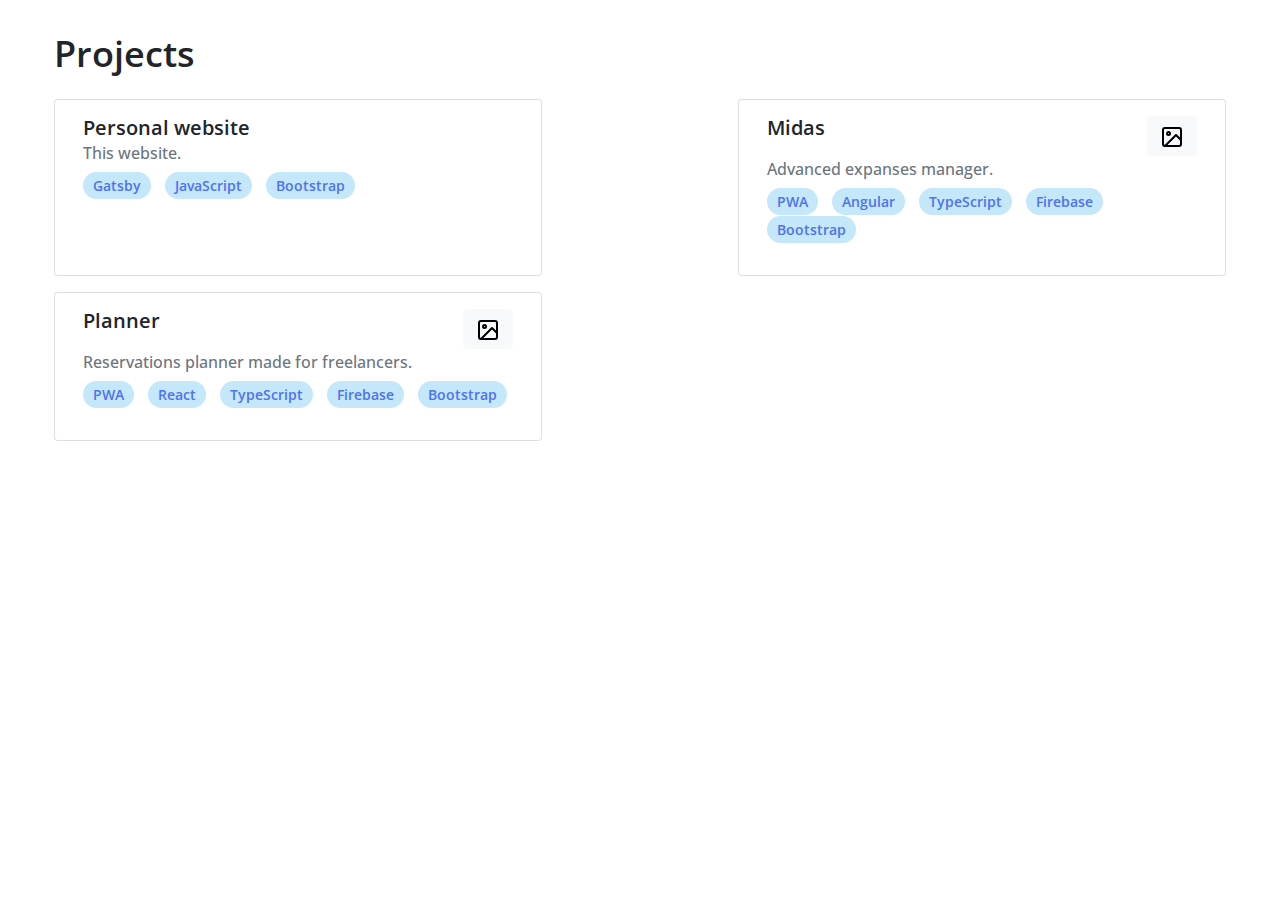
<file: projects/projects/index.html>
<!DOCTYPE html><html><head><meta charSet="utf-8"/><meta http-equiv="x-ua-compatible" content="ie=edge"/><meta name="viewport" content="width=device-width, initial-scale=1, shrink-to-fit=no"/><style data-href="/styles.ce69e01544f70223a83b.css" id="gatsby-global-css">@import url(https://fonts.googleapis.com/css2?family=Open+Sans:wght@400;700&display=swap);
/*!
 * Bootstrap v5.1.3 (https://getbootstrap.com/)
 * Copyright 2011-2021 The Bootstrap Authors
 * Copyright 2011-2021 Twitter, Inc.
 * Licensed under MIT (https://github.com/twbs/bootstrap/blob/main/LICENSE)
 */:root{--bs-blue:#0d6efd;--bs-indigo:#6610f2;--bs-purple:#6f42c1;--bs-pink:#d63384;--bs-red:#dc3545;--bs-orange:#fd7e14;--bs-yellow:#ffc107;--bs-green:#198754;--bs-teal:#20c997;--bs-cyan:#0dcaf0;--bs-white:#fff;--bs-gray:#6c757d;--bs-gray-dark:#343a40;--bs-gray-100:#f8f9fa;--bs-gray-200:#e9ecef;--bs-gray-300:#dee2e6;--bs-gray-400:#ced4da;--bs-gray-500:#adb5bd;--bs-gray-600:#6c757d;--bs-gray-700:#495057;--bs-gray-800:#343a40;--bs-gray-900:#212529;--bs-primary:#0d6efd;--bs-secondary:#6c757d;--bs-success:#198754;--bs-info:#0dcaf0;--bs-warning:#ffc107;--bs-danger:#dc3545;--bs-light:#f8f9fa;--bs-dark:#212529;--bs-primary-rgb:13,110,253;--bs-secondary-rgb:108,117,125;--bs-success-rgb:25,135,84;--bs-info-rgb:13,202,240;--bs-warning-rgb:255,193,7;--bs-danger-rgb:220,53,69;--bs-light-rgb:248,249,250;--bs-dark-rgb:33,37,41;--bs-white-rgb:255,255,255;--bs-black-rgb:0,0,0;--bs-body-color-rgb:33,37,41;--bs-body-bg-rgb:255,255,255;--bs-font-sans-serif:system-ui,-apple-system,"Segoe UI",Roboto,"Helvetica Neue",Arial,"Noto Sans","Liberation Sans",sans-serif,"Apple Color Emoji","Segoe UI Emoji","Segoe UI Symbol","Noto Color Emoji";--bs-font-monospace:SFMono-Regular,Menlo,Monaco,Consolas,"Liberation Mono","Courier New",monospace;--bs-gradient:linear-gradient(180deg,hsla(0,0%,100%,0.15),hsla(0,0%,100%,0));--bs-body-font-family:var(--bs-font-sans-serif);--bs-body-font-size:1rem;--bs-body-font-weight:400;--bs-body-line-height:1.5;--bs-body-color:#212529;--bs-body-bg:#fff}*,:after,:before{box-sizing:border-box}@media (prefers-reduced-motion:no-preference){:root{scroll-behavior:smooth}}body{margin:0;font-family:var(--bs-body-font-family);font-size:var(--bs-body-font-size);font-weight:var(--bs-body-font-weight);line-height:var(--bs-body-line-height);color:var(--bs-body-color);text-align:var(--bs-body-text-align);background-color:var(--bs-body-bg);-webkit-text-size-adjust:100%;-webkit-tap-highlight-color:rgba(0,0,0,0)}hr{margin:1rem 0;color:inherit;background-color:currentColor;border:0;opacity:.25}hr:not([size]){height:1px}.h1,.h2,.h3,.h4,.h5,.h6,h1,h2,h3,h4,h5,h6{margin-top:0;margin-bottom:.5rem;font-weight:500;line-height:1.2}.h1,h1{font-size:calc(1.375rem + 1.5vw)}@media (min-width:1200px){.h1,h1{font-size:2.5rem}}.h2,h2{font-size:calc(1.325rem + .9vw)}@media (min-width:1200px){.h2,h2{font-size:2rem}}.h3,h3{font-size:calc(1.3rem + .6vw)}@media (min-width:1200px){.h3,h3{font-size:1.75rem}}.h4,h4{font-size:calc(1.275rem + .3vw)}@media (min-width:1200px){.h4,h4{font-size:1.5rem}}.h5,h5{font-size:1.25rem}.h6,h6{font-size:1rem}p{margin-top:0;margin-bottom:1rem}abbr[data-bs-original-title],abbr[title]{-webkit-text-decoration:underline dotted;text-decoration:underline dotted;cursor:help;-webkit-text-decoration-skip-ink:none;text-decoration-skip-ink:none}address{margin-bottom:1rem;font-style:normal;line-height:inherit}ol,ul{padding-left:2rem}dl,ol,ul{margin-top:0;margin-bottom:1rem}ol ol,ol ul,ul ol,ul ul{margin-bottom:0}dt{font-weight:700}dd{margin-bottom:.5rem;margin-left:0}blockquote{margin:0 0 1rem}b,strong{font-weight:bolder}.small,small{font-size:.875em}.mark,mark{padding:.2em;background-color:#fcf8e3}sub,sup{position:relative;font-size:.75em;line-height:0;vertical-align:baseline}sub{bottom:-.25em}sup{top:-.5em}a{color:#0d6efd;text-decoration:underline}a:hover{color:#0a58ca}a:not([href]):not([class]),a:not([href]):not([class]):hover{color:inherit;text-decoration:none}code,kbd,pre,samp{font-family:var(--bs-font-monospace);font-size:1em;direction:ltr;unicode-bidi:bidi-override}pre{display:block;margin-top:0;margin-bottom:1rem;overflow:auto;font-size:.875em}pre code{font-size:inherit;color:inherit;word-break:normal}code{font-size:.875em;color:#d63384;word-wrap:break-word}a>code{color:inherit}kbd{padding:.2rem .4rem;font-size:.875em;color:#fff;background-color:#212529;border-radius:.2rem}kbd kbd{padding:0;font-size:1em;font-weight:700}figure{margin:0 0 1rem}img,svg{vertical-align:middle}table{caption-side:bottom;border-collapse:collapse}caption{padding-top:.5rem;padding-bottom:.5rem;color:#6c757d;text-align:left}th{text-align:inherit;text-align:-webkit-match-parent}tbody,td,tfoot,th,thead,tr{border:0 solid;border-color:inherit}label{display:inline-block}button{border-radius:0}button:focus:not(:focus-visible){outline:0}button,input,optgroup,select,textarea{margin:0;font-family:inherit;font-size:inherit;line-height:inherit}button,select{text-transform:none}[role=button]{cursor:pointer}select{word-wrap:normal}select:disabled{opacity:1}[list]::-webkit-calendar-picker-indicator{display:none}[type=button],[type=reset],[type=submit],button{-webkit-appearance:button}[type=button]:not(:disabled),[type=reset]:not(:disabled),[type=submit]:not(:disabled),button:not(:disabled){cursor:pointer}::-moz-focus-inner{padding:0;border-style:none}textarea{resize:vertical}fieldset{min-width:0;padding:0;margin:0;border:0}legend{float:left;width:100%;padding:0;margin-bottom:.5rem;font-size:calc(1.275rem + .3vw);line-height:inherit}@media (min-width:1200px){legend{font-size:1.5rem}}legend+*{clear:left}::-webkit-datetime-edit-day-field,::-webkit-datetime-edit-fields-wrapper,::-webkit-datetime-edit-hour-field,::-webkit-datetime-edit-minute,::-webkit-datetime-edit-month-field,::-webkit-datetime-edit-text,::-webkit-datetime-edit-year-field{padding:0}::-webkit-inner-spin-button{height:auto}[type=search]{outline-offset:-2px;-webkit-appearance:textfield}::-webkit-search-decoration{-webkit-appearance:none}::-webkit-color-swatch-wrapper{padding:0}::file-selector-button{font:inherit}::-webkit-file-upload-button{font:inherit;-webkit-appearance:button}output{display:inline-block}iframe{border:0}summary{display:list-item;cursor:pointer}progress{vertical-align:baseline}[hidden]{display:none!important}.lead{font-size:1.25rem;font-weight:300}.display-1{font-size:calc(1.625rem + 4.5vw);font-weight:300;line-height:1.2}@media (min-width:1200px){.display-1{font-size:5rem}}.display-2{font-size:calc(1.575rem + 3.9vw);font-weight:300;line-height:1.2}@media (min-width:1200px){.display-2{font-size:4.5rem}}.display-3{font-size:calc(1.525rem + 3.3vw);font-weight:300;line-height:1.2}@media (min-width:1200px){.display-3{font-size:4rem}}.display-4{font-size:calc(1.475rem + 2.7vw);font-weight:300;line-height:1.2}@media (min-width:1200px){.display-4{font-size:3.5rem}}.display-5{font-size:calc(1.425rem + 2.1vw);font-weight:300;line-height:1.2}@media (min-width:1200px){.display-5{font-size:3rem}}.display-6{font-size:calc(1.375rem + 1.5vw);font-weight:300;line-height:1.2}@media (min-width:1200px){.display-6{font-size:2.5rem}}.list-inline,.list-unstyled{padding-left:0;list-style:none}.list-inline-item{display:inline-block}.list-inline-item:not(:last-child){margin-right:.5rem}.initialism{font-size:.875em;text-transform:uppercase}.blockquote{margin-bottom:1rem;font-size:1.25rem}.blockquote>:last-child{margin-bottom:0}.blockquote-footer{margin-top:-1rem;margin-bottom:1rem;font-size:.875em;color:#6c757d}.blockquote-footer:before{content:"\2014\A0"}.img-fluid,.img-thumbnail{max-width:100%;height:auto}.img-thumbnail{padding:.25rem;background-color:#fff;border:1px solid #dee2e6;border-radius:.25rem}.figure{display:inline-block}.figure-img{margin-bottom:.5rem;line-height:1}.figure-caption{font-size:.875em;color:#6c757d}.container,.container-fluid,.container-lg,.container-md,.container-sm,.container-xl,.container-xxl{width:100%;padding-right:var(--bs-gutter-x,.75rem);padding-left:var(--bs-gutter-x,.75rem);margin-right:auto;margin-left:auto}@media (min-width:576px){.container,.container-sm{max-width:540px}}@media (min-width:768px){.container,.container-md,.container-sm{max-width:720px}}@media (min-width:992px){.container,.container-lg,.container-md,.container-sm{max-width:960px}}@media (min-width:1200px){.container,.container-lg,.container-md,.container-sm,.container-xl{max-width:1140px}}@media (min-width:1400px){.container,.container-lg,.container-md,.container-sm,.container-xl,.container-xxl{max-width:1320px}}.row{--bs-gutter-x:1.5rem;--bs-gutter-y:0;display:flex;flex-wrap:wrap;margin-top:calc(var(--bs-gutter-y)*-1);margin-right:calc(var(--bs-gutter-x)*-0.5);margin-left:calc(var(--bs-gutter-x)*-0.5)}.row>*{flex-shrink:0;width:100%;max-width:100%;padding-right:calc(var(--bs-gutter-x)*0.5);padding-left:calc(var(--bs-gutter-x)*0.5);margin-top:var(--bs-gutter-y)}.col{flex:1 0}.row-cols-auto>*{flex:0 0 auto;width:auto}.row-cols-1>*{flex:0 0 auto;width:100%}.row-cols-2>*{flex:0 0 auto;width:50%}.row-cols-3>*{flex:0 0 auto;width:33.3333333333%}.row-cols-4>*{flex:0 0 auto;width:25%}.row-cols-5>*{flex:0 0 auto;width:20%}.row-cols-6>*{flex:0 0 auto;width:16.6666666667%}.col-auto{flex:0 0 auto;width:auto}.col-1{flex:0 0 auto;width:8.33333333%}.col-2{flex:0 0 auto;width:16.66666667%}.col-3{flex:0 0 auto;width:25%}.col-4{flex:0 0 auto;width:33.33333333%}.col-5{flex:0 0 auto;width:41.66666667%}.col-6{flex:0 0 auto;width:50%}.col-7{flex:0 0 auto;width:58.33333333%}.col-8{flex:0 0 auto;width:66.66666667%}.col-9{flex:0 0 auto;width:75%}.col-10{flex:0 0 auto;width:83.33333333%}.col-11{flex:0 0 auto;width:91.66666667%}.col-12{flex:0 0 auto;width:100%}.offset-1{margin-left:8.33333333%}.offset-2{margin-left:16.66666667%}.offset-3{margin-left:25%}.offset-4{margin-left:33.33333333%}.offset-5{margin-left:41.66666667%}.offset-6{margin-left:50%}.offset-7{margin-left:58.33333333%}.offset-8{margin-left:66.66666667%}.offset-9{margin-left:75%}.offset-10{margin-left:83.33333333%}.offset-11{margin-left:91.66666667%}.g-0,.gx-0{--bs-gutter-x:0}.g-0,.gy-0{--bs-gutter-y:0}.g-1,.gx-1{--bs-gutter-x:0.25rem}.g-1,.gy-1{--bs-gutter-y:0.25rem}.g-2,.gx-2{--bs-gutter-x:0.5rem}.g-2,.gy-2{--bs-gutter-y:0.5rem}.g-3,.gx-3{--bs-gutter-x:1rem}.g-3,.gy-3{--bs-gutter-y:1rem}.g-4,.gx-4{--bs-gutter-x:1.5rem}.g-4,.gy-4{--bs-gutter-y:1.5rem}.g-5,.gx-5{--bs-gutter-x:3rem}.g-5,.gy-5{--bs-gutter-y:3rem}@media (min-width:576px){.col-sm{flex:1 0}.row-cols-sm-auto>*{flex:0 0 auto;width:auto}.row-cols-sm-1>*{flex:0 0 auto;width:100%}.row-cols-sm-2>*{flex:0 0 auto;width:50%}.row-cols-sm-3>*{flex:0 0 auto;width:33.3333333333%}.row-cols-sm-4>*{flex:0 0 auto;width:25%}.row-cols-sm-5>*{flex:0 0 auto;width:20%}.row-cols-sm-6>*{flex:0 0 auto;width:16.6666666667%}.col-sm-auto{flex:0 0 auto;width:auto}.col-sm-1{flex:0 0 auto;width:8.33333333%}.col-sm-2{flex:0 0 auto;width:16.66666667%}.col-sm-3{flex:0 0 auto;width:25%}.col-sm-4{flex:0 0 auto;width:33.33333333%}.col-sm-5{flex:0 0 auto;width:41.66666667%}.col-sm-6{flex:0 0 auto;width:50%}.col-sm-7{flex:0 0 auto;width:58.33333333%}.col-sm-8{flex:0 0 auto;width:66.66666667%}.col-sm-9{flex:0 0 auto;width:75%}.col-sm-10{flex:0 0 auto;width:83.33333333%}.col-sm-11{flex:0 0 auto;width:91.66666667%}.col-sm-12{flex:0 0 auto;width:100%}.offset-sm-0{margin-left:0}.offset-sm-1{margin-left:8.33333333%}.offset-sm-2{margin-left:16.66666667%}.offset-sm-3{margin-left:25%}.offset-sm-4{margin-left:33.33333333%}.offset-sm-5{margin-left:41.66666667%}.offset-sm-6{margin-left:50%}.offset-sm-7{margin-left:58.33333333%}.offset-sm-8{margin-left:66.66666667%}.offset-sm-9{margin-left:75%}.offset-sm-10{margin-left:83.33333333%}.offset-sm-11{margin-left:91.66666667%}.g-sm-0,.gx-sm-0{--bs-gutter-x:0}.g-sm-0,.gy-sm-0{--bs-gutter-y:0}.g-sm-1,.gx-sm-1{--bs-gutter-x:0.25rem}.g-sm-1,.gy-sm-1{--bs-gutter-y:0.25rem}.g-sm-2,.gx-sm-2{--bs-gutter-x:0.5rem}.g-sm-2,.gy-sm-2{--bs-gutter-y:0.5rem}.g-sm-3,.gx-sm-3{--bs-gutter-x:1rem}.g-sm-3,.gy-sm-3{--bs-gutter-y:1rem}.g-sm-4,.gx-sm-4{--bs-gutter-x:1.5rem}.g-sm-4,.gy-sm-4{--bs-gutter-y:1.5rem}.g-sm-5,.gx-sm-5{--bs-gutter-x:3rem}.g-sm-5,.gy-sm-5{--bs-gutter-y:3rem}}@media (min-width:768px){.col-md{flex:1 0}.row-cols-md-auto>*{flex:0 0 auto;width:auto}.row-cols-md-1>*{flex:0 0 auto;width:100%}.row-cols-md-2>*{flex:0 0 auto;width:50%}.row-cols-md-3>*{flex:0 0 auto;width:33.3333333333%}.row-cols-md-4>*{flex:0 0 auto;width:25%}.row-cols-md-5>*{flex:0 0 auto;width:20%}.row-cols-md-6>*{flex:0 0 auto;width:16.6666666667%}.col-md-auto{flex:0 0 auto;width:auto}.col-md-1{flex:0 0 auto;width:8.33333333%}.col-md-2{flex:0 0 auto;width:16.66666667%}.col-md-3{flex:0 0 auto;width:25%}.col-md-4{flex:0 0 auto;width:33.33333333%}.col-md-5{flex:0 0 auto;width:41.66666667%}.col-md-6{flex:0 0 auto;width:50%}.col-md-7{flex:0 0 auto;width:58.33333333%}.col-md-8{flex:0 0 auto;width:66.66666667%}.col-md-9{flex:0 0 auto;width:75%}.col-md-10{flex:0 0 auto;width:83.33333333%}.col-md-11{flex:0 0 auto;width:91.66666667%}.col-md-12{flex:0 0 auto;width:100%}.offset-md-0{margin-left:0}.offset-md-1{margin-left:8.33333333%}.offset-md-2{margin-left:16.66666667%}.offset-md-3{margin-left:25%}.offset-md-4{margin-left:33.33333333%}.offset-md-5{margin-left:41.66666667%}.offset-md-6{margin-left:50%}.offset-md-7{margin-left:58.33333333%}.offset-md-8{margin-left:66.66666667%}.offset-md-9{margin-left:75%}.offset-md-10{margin-left:83.33333333%}.offset-md-11{margin-left:91.66666667%}.g-md-0,.gx-md-0{--bs-gutter-x:0}.g-md-0,.gy-md-0{--bs-gutter-y:0}.g-md-1,.gx-md-1{--bs-gutter-x:0.25rem}.g-md-1,.gy-md-1{--bs-gutter-y:0.25rem}.g-md-2,.gx-md-2{--bs-gutter-x:0.5rem}.g-md-2,.gy-md-2{--bs-gutter-y:0.5rem}.g-md-3,.gx-md-3{--bs-gutter-x:1rem}.g-md-3,.gy-md-3{--bs-gutter-y:1rem}.g-md-4,.gx-md-4{--bs-gutter-x:1.5rem}.g-md-4,.gy-md-4{--bs-gutter-y:1.5rem}.g-md-5,.gx-md-5{--bs-gutter-x:3rem}.g-md-5,.gy-md-5{--bs-gutter-y:3rem}}@media (min-width:992px){.col-lg{flex:1 0}.row-cols-lg-auto>*{flex:0 0 auto;width:auto}.row-cols-lg-1>*{flex:0 0 auto;width:100%}.row-cols-lg-2>*{flex:0 0 auto;width:50%}.row-cols-lg-3>*{flex:0 0 auto;width:33.3333333333%}.row-cols-lg-4>*{flex:0 0 auto;width:25%}.row-cols-lg-5>*{flex:0 0 auto;width:20%}.row-cols-lg-6>*{flex:0 0 auto;width:16.6666666667%}.col-lg-auto{flex:0 0 auto;width:auto}.col-lg-1{flex:0 0 auto;width:8.33333333%}.col-lg-2{flex:0 0 auto;width:16.66666667%}.col-lg-3{flex:0 0 auto;width:25%}.col-lg-4{flex:0 0 auto;width:33.33333333%}.col-lg-5{flex:0 0 auto;width:41.66666667%}.col-lg-6{flex:0 0 auto;width:50%}.col-lg-7{flex:0 0 auto;width:58.33333333%}.col-lg-8{flex:0 0 auto;width:66.66666667%}.col-lg-9{flex:0 0 auto;width:75%}.col-lg-10{flex:0 0 auto;width:83.33333333%}.col-lg-11{flex:0 0 auto;width:91.66666667%}.col-lg-12{flex:0 0 auto;width:100%}.offset-lg-0{margin-left:0}.offset-lg-1{margin-left:8.33333333%}.offset-lg-2{margin-left:16.66666667%}.offset-lg-3{margin-left:25%}.offset-lg-4{margin-left:33.33333333%}.offset-lg-5{margin-left:41.66666667%}.offset-lg-6{margin-left:50%}.offset-lg-7{margin-left:58.33333333%}.offset-lg-8{margin-left:66.66666667%}.offset-lg-9{margin-left:75%}.offset-lg-10{margin-left:83.33333333%}.offset-lg-11{margin-left:91.66666667%}.g-lg-0,.gx-lg-0{--bs-gutter-x:0}.g-lg-0,.gy-lg-0{--bs-gutter-y:0}.g-lg-1,.gx-lg-1{--bs-gutter-x:0.25rem}.g-lg-1,.gy-lg-1{--bs-gutter-y:0.25rem}.g-lg-2,.gx-lg-2{--bs-gutter-x:0.5rem}.g-lg-2,.gy-lg-2{--bs-gutter-y:0.5rem}.g-lg-3,.gx-lg-3{--bs-gutter-x:1rem}.g-lg-3,.gy-lg-3{--bs-gutter-y:1rem}.g-lg-4,.gx-lg-4{--bs-gutter-x:1.5rem}.g-lg-4,.gy-lg-4{--bs-gutter-y:1.5rem}.g-lg-5,.gx-lg-5{--bs-gutter-x:3rem}.g-lg-5,.gy-lg-5{--bs-gutter-y:3rem}}@media (min-width:1200px){.col-xl{flex:1 0}.row-cols-xl-auto>*{flex:0 0 auto;width:auto}.row-cols-xl-1>*{flex:0 0 auto;width:100%}.row-cols-xl-2>*{flex:0 0 auto;width:50%}.row-cols-xl-3>*{flex:0 0 auto;width:33.3333333333%}.row-cols-xl-4>*{flex:0 0 auto;width:25%}.row-cols-xl-5>*{flex:0 0 auto;width:20%}.row-cols-xl-6>*{flex:0 0 auto;width:16.6666666667%}.col-xl-auto{flex:0 0 auto;width:auto}.col-xl-1{flex:0 0 auto;width:8.33333333%}.col-xl-2{flex:0 0 auto;width:16.66666667%}.col-xl-3{flex:0 0 auto;width:25%}.col-xl-4{flex:0 0 auto;width:33.33333333%}.col-xl-5{flex:0 0 auto;width:41.66666667%}.col-xl-6{flex:0 0 auto;width:50%}.col-xl-7{flex:0 0 auto;width:58.33333333%}.col-xl-8{flex:0 0 auto;width:66.66666667%}.col-xl-9{flex:0 0 auto;width:75%}.col-xl-10{flex:0 0 auto;width:83.33333333%}.col-xl-11{flex:0 0 auto;width:91.66666667%}.col-xl-12{flex:0 0 auto;width:100%}.offset-xl-0{margin-left:0}.offset-xl-1{margin-left:8.33333333%}.offset-xl-2{margin-left:16.66666667%}.offset-xl-3{margin-left:25%}.offset-xl-4{margin-left:33.33333333%}.offset-xl-5{margin-left:41.66666667%}.offset-xl-6{margin-left:50%}.offset-xl-7{margin-left:58.33333333%}.offset-xl-8{margin-left:66.66666667%}.offset-xl-9{margin-left:75%}.offset-xl-10{margin-left:83.33333333%}.offset-xl-11{margin-left:91.66666667%}.g-xl-0,.gx-xl-0{--bs-gutter-x:0}.g-xl-0,.gy-xl-0{--bs-gutter-y:0}.g-xl-1,.gx-xl-1{--bs-gutter-x:0.25rem}.g-xl-1,.gy-xl-1{--bs-gutter-y:0.25rem}.g-xl-2,.gx-xl-2{--bs-gutter-x:0.5rem}.g-xl-2,.gy-xl-2{--bs-gutter-y:0.5rem}.g-xl-3,.gx-xl-3{--bs-gutter-x:1rem}.g-xl-3,.gy-xl-3{--bs-gutter-y:1rem}.g-xl-4,.gx-xl-4{--bs-gutter-x:1.5rem}.g-xl-4,.gy-xl-4{--bs-gutter-y:1.5rem}.g-xl-5,.gx-xl-5{--bs-gutter-x:3rem}.g-xl-5,.gy-xl-5{--bs-gutter-y:3rem}}@media (min-width:1400px){.col-xxl{flex:1 0}.row-cols-xxl-auto>*{flex:0 0 auto;width:auto}.row-cols-xxl-1>*{flex:0 0 auto;width:100%}.row-cols-xxl-2>*{flex:0 0 auto;width:50%}.row-cols-xxl-3>*{flex:0 0 auto;width:33.3333333333%}.row-cols-xxl-4>*{flex:0 0 auto;width:25%}.row-cols-xxl-5>*{flex:0 0 auto;width:20%}.row-cols-xxl-6>*{flex:0 0 auto;width:16.6666666667%}.col-xxl-auto{flex:0 0 auto;width:auto}.col-xxl-1{flex:0 0 auto;width:8.33333333%}.col-xxl-2{flex:0 0 auto;width:16.66666667%}.col-xxl-3{flex:0 0 auto;width:25%}.col-xxl-4{flex:0 0 auto;width:33.33333333%}.col-xxl-5{flex:0 0 auto;width:41.66666667%}.col-xxl-6{flex:0 0 auto;width:50%}.col-xxl-7{flex:0 0 auto;width:58.33333333%}.col-xxl-8{flex:0 0 auto;width:66.66666667%}.col-xxl-9{flex:0 0 auto;width:75%}.col-xxl-10{flex:0 0 auto;width:83.33333333%}.col-xxl-11{flex:0 0 auto;width:91.66666667%}.col-xxl-12{flex:0 0 auto;width:100%}.offset-xxl-0{margin-left:0}.offset-xxl-1{margin-left:8.33333333%}.offset-xxl-2{margin-left:16.66666667%}.offset-xxl-3{margin-left:25%}.offset-xxl-4{margin-left:33.33333333%}.offset-xxl-5{margin-left:41.66666667%}.offset-xxl-6{margin-left:50%}.offset-xxl-7{margin-left:58.33333333%}.offset-xxl-8{margin-left:66.66666667%}.offset-xxl-9{margin-left:75%}.offset-xxl-10{margin-left:83.33333333%}.offset-xxl-11{margin-left:91.66666667%}.g-xxl-0,.gx-xxl-0{--bs-gutter-x:0}.g-xxl-0,.gy-xxl-0{--bs-gutter-y:0}.g-xxl-1,.gx-xxl-1{--bs-gutter-x:0.25rem}.g-xxl-1,.gy-xxl-1{--bs-gutter-y:0.25rem}.g-xxl-2,.gx-xxl-2{--bs-gutter-x:0.5rem}.g-xxl-2,.gy-xxl-2{--bs-gutter-y:0.5rem}.g-xxl-3,.gx-xxl-3{--bs-gutter-x:1rem}.g-xxl-3,.gy-xxl-3{--bs-gutter-y:1rem}.g-xxl-4,.gx-xxl-4{--bs-gutter-x:1.5rem}.g-xxl-4,.gy-xxl-4{--bs-gutter-y:1.5rem}.g-xxl-5,.gx-xxl-5{--bs-gutter-x:3rem}.g-xxl-5,.gy-xxl-5{--bs-gutter-y:3rem}}.table{--bs-table-bg:transparent;--bs-table-accent-bg:transparent;--bs-table-striped-color:#212529;--bs-table-striped-bg:rgba(0,0,0,0.05);--bs-table-active-color:#212529;--bs-table-active-bg:rgba(0,0,0,0.1);--bs-table-hover-color:#212529;--bs-table-hover-bg:rgba(0,0,0,0.075);width:100%;margin-bottom:1rem;color:#212529;vertical-align:top;border-color:#dee2e6}.table>:not(caption)>*>*{padding:.5rem;background-color:var(--bs-table-bg);border-bottom-width:1px;box-shadow:inset 0 0 0 9999px var(--bs-table-accent-bg)}.table>tbody{vertical-align:inherit}.table>thead{vertical-align:bottom}.table>:not(:first-child){border-top:2px solid}.caption-top{caption-side:top}.table-sm>:not(caption)>*>*{padding:.25rem}.table-bordered>:not(caption)>*{border-width:1px 0}.table-bordered>:not(caption)>*>*{border-width:0 1px}.table-borderless>:not(caption)>*>*{border-bottom-width:0}.table-borderless>:not(:first-child){border-top-width:0}.table-striped>tbody>tr:nth-of-type(odd)>*{--bs-table-accent-bg:var(--bs-table-striped-bg);color:var(--bs-table-striped-color)}.table-active{--bs-table-accent-bg:var(--bs-table-active-bg);color:var(--bs-table-active-color)}.table-hover>tbody>tr:hover>*{--bs-table-accent-bg:var(--bs-table-hover-bg);color:var(--bs-table-hover-color)}.table-primary{--bs-table-bg:#cfe2ff;--bs-table-striped-bg:#c5d7f2;--bs-table-striped-color:#000;--bs-table-active-bg:#bacbe6;--bs-table-active-color:#000;--bs-table-hover-bg:#bfd1ec;--bs-table-hover-color:#000;color:#000;border-color:#bacbe6}.table-secondary{--bs-table-bg:#e2e3e5;--bs-table-striped-bg:#d7d8da;--bs-table-striped-color:#000;--bs-table-active-bg:#cbccce;--bs-table-active-color:#000;--bs-table-hover-bg:#d1d2d4;--bs-table-hover-color:#000;color:#000;border-color:#cbccce}.table-success{--bs-table-bg:#d1e7dd;--bs-table-striped-bg:#c7dbd2;--bs-table-striped-color:#000;--bs-table-active-bg:#bcd0c7;--bs-table-active-color:#000;--bs-table-hover-bg:#c1d6cc;--bs-table-hover-color:#000;color:#000;border-color:#bcd0c7}.table-info{--bs-table-bg:#cff4fc;--bs-table-striped-bg:#c5e8ef;--bs-table-striped-color:#000;--bs-table-active-bg:#badce3;--bs-table-active-color:#000;--bs-table-hover-bg:#bfe2e9;--bs-table-hover-color:#000;color:#000;border-color:#badce3}.table-warning{--bs-table-bg:#fff3cd;--bs-table-striped-bg:#f2e7c3;--bs-table-striped-color:#000;--bs-table-active-bg:#e6dbb9;--bs-table-active-color:#000;--bs-table-hover-bg:#ece1be;--bs-table-hover-color:#000;color:#000;border-color:#e6dbb9}.table-danger{--bs-table-bg:#f8d7da;--bs-table-striped-bg:#eccccf;--bs-table-striped-color:#000;--bs-table-active-bg:#dfc2c4;--bs-table-active-color:#000;--bs-table-hover-bg:#e5c7ca;--bs-table-hover-color:#000;color:#000;border-color:#dfc2c4}.table-light{--bs-table-bg:#f8f9fa;--bs-table-striped-bg:#ecedee;--bs-table-striped-color:#000;--bs-table-active-bg:#dfe0e1;--bs-table-active-color:#000;--bs-table-hover-bg:#e5e6e7;--bs-table-hover-color:#000;color:#000;border-color:#dfe0e1}.table-dark{--bs-table-bg:#212529;--bs-table-striped-bg:#2c3034;--bs-table-striped-color:#fff;--bs-table-active-bg:#373b3e;--bs-table-active-color:#fff;--bs-table-hover-bg:#323539;--bs-table-hover-color:#fff;color:#fff;border-color:#373b3e}.table-responsive{overflow-x:auto;-webkit-overflow-scrolling:touch}@media (max-width:575.98px){.table-responsive-sm{overflow-x:auto;-webkit-overflow-scrolling:touch}}@media (max-width:767.98px){.table-responsive-md{overflow-x:auto;-webkit-overflow-scrolling:touch}}@media (max-width:991.98px){.table-responsive-lg{overflow-x:auto;-webkit-overflow-scrolling:touch}}@media (max-width:1199.98px){.table-responsive-xl{overflow-x:auto;-webkit-overflow-scrolling:touch}}@media (max-width:1399.98px){.table-responsive-xxl{overflow-x:auto;-webkit-overflow-scrolling:touch}}.form-label{margin-bottom:.5rem}.col-form-label{padding-top:calc(.375rem + 1px);padding-bottom:calc(.375rem + 1px);margin-bottom:0;font-size:inherit;line-height:1.5}.col-form-label-lg{padding-top:calc(.5rem + 1px);padding-bottom:calc(.5rem + 1px);font-size:1.25rem}.col-form-label-sm{padding-top:calc(.25rem + 1px);padding-bottom:calc(.25rem + 1px);font-size:.875rem}.form-text{margin-top:.25rem;font-size:.875em;color:#6c757d}.form-control{display:block;width:100%;padding:.375rem .75rem;font-size:1rem;font-weight:400;line-height:1.5;color:#212529;background-color:#fff;background-clip:padding-box;border:1px solid #ced4da;-webkit-appearance:none;appearance:none;border-radius:.25rem;transition:border-color .15s ease-in-out,box-shadow .15s ease-in-out}@media (prefers-reduced-motion:reduce){.form-control{transition:none}}.form-control[type=file]{overflow:hidden}.form-control[type=file]:not(:disabled):not([readonly]){cursor:pointer}.form-control:focus{color:#212529;background-color:#fff;border-color:#86b7fe;outline:0;box-shadow:0 0 0 .25rem rgba(13,110,253,.25)}.form-control::-webkit-date-and-time-value{height:1.5em}.form-control::-webkit-input-placeholder{color:#6c757d;opacity:1}.form-control:-ms-input-placeholder{color:#6c757d;opacity:1}.form-control::placeholder{color:#6c757d;opacity:1}.form-control:disabled,.form-control[readonly]{background-color:#e9ecef;opacity:1}.form-control::file-selector-button{padding:.375rem .75rem;margin:-.375rem -.75rem;-webkit-margin-end:.75rem;margin-inline-end:.75rem;color:#212529;background-color:#e9ecef;pointer-events:none;border:0 solid;border-color:inherit;border-inline-end-width:1px;border-radius:0;transition:color .15s ease-in-out,background-color .15s ease-in-out,border-color .15s ease-in-out,box-shadow .15s ease-in-out}@media (prefers-reduced-motion:reduce){.form-control::-webkit-file-upload-button{-webkit-transition:none;transition:none}.form-control::file-selector-button{transition:none}}.form-control:hover:not(:disabled):not([readonly])::file-selector-button{background-color:#dde0e3}.form-control::-webkit-file-upload-button{padding:.375rem .75rem;margin:-.375rem -.75rem;-webkit-margin-end:.75rem;margin-inline-end:.75rem;color:#212529;background-color:#e9ecef;pointer-events:none;border:0 solid;border-color:inherit;border-inline-end-width:1px;border-radius:0;-webkit-transition:color .15s ease-in-out,background-color .15s ease-in-out,border-color .15s ease-in-out,box-shadow .15s ease-in-out;transition:color .15s ease-in-out,background-color .15s ease-in-out,border-color .15s ease-in-out,box-shadow .15s ease-in-out}@media (prefers-reduced-motion:reduce){.form-control::-webkit-file-upload-button{-webkit-transition:none;transition:none}}.form-control:hover:not(:disabled):not([readonly])::-webkit-file-upload-button{background-color:#dde0e3}.form-control-plaintext{display:block;width:100%;padding:.375rem 0;margin-bottom:0;line-height:1.5;color:#212529;background-color:transparent;border:solid transparent;border-width:1px 0}.form-control-plaintext.form-control-lg,.form-control-plaintext.form-control-sm{padding-right:0;padding-left:0}.form-control-sm{min-height:calc(1.5em + .5rem + 2px);padding:.25rem .5rem;font-size:.875rem;border-radius:.2rem}.form-control-sm::file-selector-button{padding:.25rem .5rem;margin:-.25rem -.5rem;-webkit-margin-end:.5rem;margin-inline-end:.5rem}.form-control-sm::-webkit-file-upload-button{padding:.25rem .5rem;margin:-.25rem -.5rem;-webkit-margin-end:.5rem;margin-inline-end:.5rem}.form-control-lg{min-height:calc(1.5em + 1rem + 2px);padding:.5rem 1rem;font-size:1.25rem;border-radius:.3rem}.form-control-lg::file-selector-button{padding:.5rem 1rem;margin:-.5rem -1rem;-webkit-margin-end:1rem;margin-inline-end:1rem}.form-control-lg::-webkit-file-upload-button{padding:.5rem 1rem;margin:-.5rem -1rem;-webkit-margin-end:1rem;margin-inline-end:1rem}textarea.form-control{min-height:calc(1.5em + .75rem + 2px)}textarea.form-control-sm{min-height:calc(1.5em + .5rem + 2px)}textarea.form-control-lg{min-height:calc(1.5em + 1rem + 2px)}.form-control-color{width:3rem;height:auto;padding:.375rem}.form-control-color:not(:disabled):not([readonly]){cursor:pointer}.form-control-color::-moz-color-swatch{height:1.5em;border-radius:.25rem}.form-control-color::-webkit-color-swatch{height:1.5em;border-radius:.25rem}.form-select{display:block;width:100%;padding:.375rem 2.25rem .375rem .75rem;-moz-padding-start:calc(.75rem - 3px);font-size:1rem;font-weight:400;line-height:1.5;color:#212529;background-color:#fff;background-image:url("data:image/svg+xml;charset=utf-8,%3Csvg xmlns='http://www.w3.org/2000/svg' viewBox='0 0 16 16'%3E%3Cpath fill='none' stroke='%23343a40' stroke-linecap='round' stroke-linejoin='round' stroke-width='2' d='M2 5l6 6 6-6'/%3E%3C/svg%3E");background-repeat:no-repeat;background-position:right .75rem center;background-size:16px 12px;border:1px solid #ced4da;border-radius:.25rem;transition:border-color .15s ease-in-out,box-shadow .15s ease-in-out;-webkit-appearance:none;appearance:none}@media (prefers-reduced-motion:reduce){.form-select{transition:none}}.form-select:focus{border-color:#86b7fe;outline:0;box-shadow:0 0 0 .25rem rgba(13,110,253,.25)}.form-select[multiple],.form-select[size]:not([size="1"]){padding-right:.75rem;background-image:none}.form-select:disabled{background-color:#e9ecef}.form-select:-moz-focusring{color:transparent;text-shadow:0 0 0 #212529}.form-select-sm{padding-top:.25rem;padding-bottom:.25rem;padding-left:.5rem;font-size:.875rem;border-radius:.2rem}.form-select-lg{padding-top:.5rem;padding-bottom:.5rem;padding-left:1rem;font-size:1.25rem;border-radius:.3rem}.form-check{display:block;min-height:1.5rem;padding-left:1.5em;margin-bottom:.125rem}.form-check .form-check-input{float:left;margin-left:-1.5em}.form-check-input{width:1em;height:1em;margin-top:.25em;vertical-align:top;background-color:#fff;background-repeat:no-repeat;background-position:50%;background-size:contain;border:1px solid rgba(0,0,0,.25);-webkit-appearance:none;appearance:none;-webkit-print-color-adjust:exact;color-adjust:exact}.form-check-input[type=checkbox]{border-radius:.25em}.form-check-input[type=radio]{border-radius:50%}.form-check-input:active{-webkit-filter:brightness(90%);filter:brightness(90%)}.form-check-input:focus{border-color:#86b7fe;outline:0;box-shadow:0 0 0 .25rem rgba(13,110,253,.25)}.form-check-input:checked{background-color:#0d6efd;border-color:#0d6efd}.form-check-input:checked[type=checkbox]{background-image:url("data:image/svg+xml;charset=utf-8,%3Csvg xmlns='http://www.w3.org/2000/svg' viewBox='0 0 20 20'%3E%3Cpath fill='none' stroke='%23fff' stroke-linecap='round' stroke-linejoin='round' stroke-width='3' d='M6 10l3 3l6-6'/%3E%3C/svg%3E")}.form-check-input:checked[type=radio]{background-image:url("data:image/svg+xml;charset=utf-8,%3Csvg xmlns='http://www.w3.org/2000/svg' viewBox='-4 -4 8 8'%3E%3Ccircle r='2' fill='%23fff'/%3E%3C/svg%3E")}.form-check-input[type=checkbox]:indeterminate{background-color:#0d6efd;border-color:#0d6efd;background-image:url("data:image/svg+xml;charset=utf-8,%3Csvg xmlns='http://www.w3.org/2000/svg' viewBox='0 0 20 20'%3E%3Cpath fill='none' stroke='%23fff' stroke-linecap='round' stroke-linejoin='round' stroke-width='3' d='M6 10h8'/%3E%3C/svg%3E")}.form-check-input:disabled{pointer-events:none;-webkit-filter:none;filter:none;opacity:.5}.form-check-input:disabled~.form-check-label,.form-check-input[disabled]~.form-check-label{opacity:.5}.form-switch{padding-left:2.5em}.form-switch .form-check-input{width:2em;margin-left:-2.5em;background-image:url("data:image/svg+xml;charset=utf-8,%3Csvg xmlns='http://www.w3.org/2000/svg' viewBox='-4 -4 8 8'%3E%3Ccircle r='3' fill='rgba(0, 0, 0, 0.25)'/%3E%3C/svg%3E");background-position:0;border-radius:2em;transition:background-position .15s ease-in-out}@media (prefers-reduced-motion:reduce){.form-switch .form-check-input{transition:none}}.form-switch .form-check-input:focus{background-image:url("data:image/svg+xml;charset=utf-8,%3Csvg xmlns='http://www.w3.org/2000/svg' viewBox='-4 -4 8 8'%3E%3Ccircle r='3' fill='%2386b7fe'/%3E%3C/svg%3E")}.form-switch .form-check-input:checked{background-position:100%;background-image:url("data:image/svg+xml;charset=utf-8,%3Csvg xmlns='http://www.w3.org/2000/svg' viewBox='-4 -4 8 8'%3E%3Ccircle r='3' fill='%23fff'/%3E%3C/svg%3E")}.form-check-inline{display:inline-block;margin-right:1rem}.btn-check{position:absolute;clip:rect(0,0,0,0);pointer-events:none}.btn-check:disabled+.btn,.btn-check[disabled]+.btn{pointer-events:none;-webkit-filter:none;filter:none;opacity:.65}.form-range{width:100%;height:1.5rem;padding:0;background-color:transparent;-webkit-appearance:none;appearance:none}.form-range:focus{outline:0}.form-range:focus::-webkit-slider-thumb{box-shadow:0 0 0 1px #fff,0 0 0 .25rem rgba(13,110,253,.25)}.form-range:focus::-moz-range-thumb{box-shadow:0 0 0 1px #fff,0 0 0 .25rem rgba(13,110,253,.25)}.form-range::-moz-focus-outer{border:0}.form-range::-webkit-slider-thumb{width:1rem;height:1rem;margin-top:-.25rem;background-color:#0d6efd;border:0;border-radius:1rem;-webkit-transition:background-color .15s ease-in-out,border-color .15s ease-in-out,box-shadow .15s ease-in-out;transition:background-color .15s ease-in-out,border-color .15s ease-in-out,box-shadow .15s ease-in-out;-webkit-appearance:none;appearance:none}@media (prefers-reduced-motion:reduce){.form-range::-webkit-slider-thumb{-webkit-transition:none;transition:none}}.form-range::-webkit-slider-thumb:active{background-color:#b6d4fe}.form-range::-webkit-slider-runnable-track{width:100%;height:.5rem;color:transparent;cursor:pointer;background-color:#dee2e6;border-color:transparent;border-radius:1rem}.form-range::-moz-range-thumb{width:1rem;height:1rem;background-color:#0d6efd;border:0;border-radius:1rem;-moz-transition:background-color .15s ease-in-out,border-color .15s ease-in-out,box-shadow .15s ease-in-out;transition:background-color .15s ease-in-out,border-color .15s ease-in-out,box-shadow .15s ease-in-out;appearance:none}@media (prefers-reduced-motion:reduce){.form-range::-moz-range-thumb{-moz-transition:none;transition:none}}.form-range::-moz-range-thumb:active{background-color:#b6d4fe}.form-range::-moz-range-track{width:100%;height:.5rem;color:transparent;cursor:pointer;background-color:#dee2e6;border-color:transparent;border-radius:1rem}.form-range:disabled{pointer-events:none}.form-range:disabled::-webkit-slider-thumb{background-color:#adb5bd}.form-range:disabled::-moz-range-thumb{background-color:#adb5bd}.form-floating{position:relative}.form-floating>.form-control,.form-floating>.form-select{height:calc(3.5rem + 2px);line-height:1.25}.form-floating>label{position:absolute;top:0;left:0;height:100%;padding:1rem .75rem;pointer-events:none;border:1px solid transparent;-webkit-transform-origin:0 0;transform-origin:0 0;transition:opacity .1s ease-in-out,-webkit-transform .1s ease-in-out;transition:opacity .1s ease-in-out,transform .1s ease-in-out;transition:opacity .1s ease-in-out,transform .1s ease-in-out,-webkit-transform .1s ease-in-out}@media (prefers-reduced-motion:reduce){.form-floating>label{transition:none}}.form-floating>.form-control{padding:1rem .75rem}.form-floating>.form-control::-webkit-input-placeholder{color:transparent}.form-floating>.form-control:-ms-input-placeholder{color:transparent}.form-floating>.form-control::placeholder{color:transparent}.form-floating>.form-control:not(:-ms-input-placeholder){padding-top:1.625rem;padding-bottom:.625rem}.form-floating>.form-control:focus,.form-floating>.form-control:not(:placeholder-shown){padding-top:1.625rem;padding-bottom:.625rem}.form-floating>.form-control:-webkit-autofill{padding-top:1.625rem;padding-bottom:.625rem}.form-floating>.form-select{padding-top:1.625rem;padding-bottom:.625rem}.form-floating>.form-control:not(:-ms-input-placeholder)~label{opacity:.65;transform:scale(.85) translateY(-.5rem) translateX(.15rem)}.form-floating>.form-control:focus~label,.form-floating>.form-control:not(:placeholder-shown)~label,.form-floating>.form-select~label{opacity:.65;-webkit-transform:scale(.85) translateY(-.5rem) translateX(.15rem);transform:scale(.85) translateY(-.5rem) translateX(.15rem)}.form-floating>.form-control:-webkit-autofill~label{opacity:.65;-webkit-transform:scale(.85) translateY(-.5rem) translateX(.15rem);transform:scale(.85) translateY(-.5rem) translateX(.15rem)}.input-group{position:relative;display:flex;flex-wrap:wrap;align-items:stretch;width:100%}.input-group>.form-control,.input-group>.form-select{position:relative;flex:1 1 auto;width:1%;min-width:0}.input-group>.form-control:focus,.input-group>.form-select:focus{z-index:3}.input-group .btn{position:relative;z-index:2}.input-group .btn:focus{z-index:3}.input-group-text{display:flex;align-items:center;padding:.375rem .75rem;font-size:1rem;font-weight:400;line-height:1.5;color:#212529;text-align:center;white-space:nowrap;background-color:#e9ecef;border:1px solid #ced4da;border-radius:.25rem}.input-group-lg>.btn,.input-group-lg>.form-control,.input-group-lg>.form-select,.input-group-lg>.input-group-text{padding:.5rem 1rem;font-size:1.25rem;border-radius:.3rem}.input-group-sm>.btn,.input-group-sm>.form-control,.input-group-sm>.form-select,.input-group-sm>.input-group-text{padding:.25rem .5rem;font-size:.875rem;border-radius:.2rem}.input-group-lg>.form-select,.input-group-sm>.form-select{padding-right:3rem}.input-group.has-validation>.dropdown-toggle:nth-last-child(n+4),.input-group.has-validation>:nth-last-child(n+3):not(.dropdown-toggle):not(.dropdown-menu),.input-group:not(.has-validation)>.dropdown-toggle:nth-last-child(n+3),.input-group:not(.has-validation)>:not(:last-child):not(.dropdown-toggle):not(.dropdown-menu){border-top-right-radius:0;border-bottom-right-radius:0}.input-group>:not(:first-child):not(.dropdown-menu):not(.valid-tooltip):not(.valid-feedback):not(.invalid-tooltip):not(.invalid-feedback){margin-left:-1px;border-top-left-radius:0;border-bottom-left-radius:0}.valid-feedback{display:none;width:100%;margin-top:.25rem;font-size:.875em;color:#198754}.valid-tooltip{position:absolute;top:100%;z-index:5;display:none;max-width:100%;padding:.25rem .5rem;margin-top:.1rem;font-size:.875rem;color:#fff;background-color:rgba(25,135,84,.9);border-radius:.25rem}.is-valid~.valid-feedback,.is-valid~.valid-tooltip,.was-validated :valid~.valid-feedback,.was-validated :valid~.valid-tooltip{display:block}.form-control.is-valid,.was-validated .form-control:valid{border-color:#198754;padding-right:calc(1.5em + .75rem);background-image:url("data:image/svg+xml;charset=utf-8,%3Csvg xmlns='http://www.w3.org/2000/svg' viewBox='0 0 8 8'%3E%3Cpath fill='%23198754' d='M2.3 6.73L.6 4.53c-.4-1.04.46-1.4 1.1-.8l1.1 1.4 3.4-3.8c.6-.63 1.6-.27 1.2.7l-4 4.6c-.43.5-.8.4-1.1.1z'/%3E%3C/svg%3E");background-repeat:no-repeat;background-position:right calc(.375em + .1875rem) center;background-size:calc(.75em + .375rem) calc(.75em + .375rem)}.form-control.is-valid:focus,.was-validated .form-control:valid:focus{border-color:#198754;box-shadow:0 0 0 .25rem rgba(25,135,84,.25)}.was-validated textarea.form-control:valid,textarea.form-control.is-valid{padding-right:calc(1.5em + .75rem);background-position:top calc(.375em + .1875rem) right calc(.375em + .1875rem)}.form-select.is-valid,.was-validated .form-select:valid{border-color:#198754}.form-select.is-valid:not([multiple]):not([size]),.form-select.is-valid:not([multiple])[size="1"],.was-validated .form-select:valid:not([multiple]):not([size]),.was-validated .form-select:valid:not([multiple])[size="1"]{padding-right:4.125rem;background-image:url("data:image/svg+xml;charset=utf-8,%3Csvg xmlns='http://www.w3.org/2000/svg' viewBox='0 0 16 16'%3E%3Cpath fill='none' stroke='%23343a40' stroke-linecap='round' stroke-linejoin='round' stroke-width='2' d='M2 5l6 6 6-6'/%3E%3C/svg%3E"),url("data:image/svg+xml;charset=utf-8,%3Csvg xmlns='http://www.w3.org/2000/svg' viewBox='0 0 8 8'%3E%3Cpath fill='%23198754' d='M2.3 6.73L.6 4.53c-.4-1.04.46-1.4 1.1-.8l1.1 1.4 3.4-3.8c.6-.63 1.6-.27 1.2.7l-4 4.6c-.43.5-.8.4-1.1.1z'/%3E%3C/svg%3E");background-position:right .75rem center,center right 2.25rem;background-size:16px 12px,calc(.75em + .375rem) calc(.75em + .375rem)}.form-select.is-valid:focus,.was-validated .form-select:valid:focus{border-color:#198754;box-shadow:0 0 0 .25rem rgba(25,135,84,.25)}.form-check-input.is-valid,.was-validated .form-check-input:valid{border-color:#198754}.form-check-input.is-valid:checked,.was-validated .form-check-input:valid:checked{background-color:#198754}.form-check-input.is-valid:focus,.was-validated .form-check-input:valid:focus{box-shadow:0 0 0 .25rem rgba(25,135,84,.25)}.form-check-input.is-valid~.form-check-label,.was-validated .form-check-input:valid~.form-check-label{color:#198754}.form-check-inline .form-check-input~.valid-feedback{margin-left:.5em}.input-group .form-control.is-valid,.input-group .form-select.is-valid,.was-validated .input-group .form-control:valid,.was-validated .input-group .form-select:valid{z-index:1}.input-group .form-control.is-valid:focus,.input-group .form-select.is-valid:focus,.was-validated .input-group .form-control:valid:focus,.was-validated .input-group .form-select:valid:focus{z-index:3}.invalid-feedback{display:none;width:100%;margin-top:.25rem;font-size:.875em;color:#dc3545}.invalid-tooltip{position:absolute;top:100%;z-index:5;display:none;max-width:100%;padding:.25rem .5rem;margin-top:.1rem;font-size:.875rem;color:#fff;background-color:rgba(220,53,69,.9);border-radius:.25rem}.is-invalid~.invalid-feedback,.is-invalid~.invalid-tooltip,.was-validated :invalid~.invalid-feedback,.was-validated :invalid~.invalid-tooltip{display:block}.form-control.is-invalid,.was-validated .form-control:invalid{border-color:#dc3545;padding-right:calc(1.5em + .75rem);background-image:url("data:image/svg+xml;charset=utf-8,%3Csvg xmlns='http://www.w3.org/2000/svg' viewBox='0 0 12 12' width='12' height='12' fill='none' stroke='%23dc3545'%3E%3Ccircle cx='6' cy='6' r='4.5'/%3E%3Cpath stroke-linejoin='round' d='M5.8 3.6h.4L6 6.5z'/%3E%3Ccircle cx='6' cy='8.2' r='.6' fill='%23dc3545' stroke='none'/%3E%3C/svg%3E");background-repeat:no-repeat;background-position:right calc(.375em + .1875rem) center;background-size:calc(.75em + .375rem) calc(.75em + .375rem)}.form-control.is-invalid:focus,.was-validated .form-control:invalid:focus{border-color:#dc3545;box-shadow:0 0 0 .25rem rgba(220,53,69,.25)}.was-validated textarea.form-control:invalid,textarea.form-control.is-invalid{padding-right:calc(1.5em + .75rem);background-position:top calc(.375em + .1875rem) right calc(.375em + .1875rem)}.form-select.is-invalid,.was-validated .form-select:invalid{border-color:#dc3545}.form-select.is-invalid:not([multiple]):not([size]),.form-select.is-invalid:not([multiple])[size="1"],.was-validated .form-select:invalid:not([multiple]):not([size]),.was-validated .form-select:invalid:not([multiple])[size="1"]{padding-right:4.125rem;background-image:url("data:image/svg+xml;charset=utf-8,%3Csvg xmlns='http://www.w3.org/2000/svg' viewBox='0 0 16 16'%3E%3Cpath fill='none' stroke='%23343a40' stroke-linecap='round' stroke-linejoin='round' stroke-width='2' d='M2 5l6 6 6-6'/%3E%3C/svg%3E"),url("data:image/svg+xml;charset=utf-8,%3Csvg xmlns='http://www.w3.org/2000/svg' viewBox='0 0 12 12' width='12' height='12' fill='none' stroke='%23dc3545'%3E%3Ccircle cx='6' cy='6' r='4.5'/%3E%3Cpath stroke-linejoin='round' d='M5.8 3.6h.4L6 6.5z'/%3E%3Ccircle cx='6' cy='8.2' r='.6' fill='%23dc3545' stroke='none'/%3E%3C/svg%3E");background-position:right .75rem center,center right 2.25rem;background-size:16px 12px,calc(.75em + .375rem) calc(.75em + .375rem)}.form-select.is-invalid:focus,.was-validated .form-select:invalid:focus{border-color:#dc3545;box-shadow:0 0 0 .25rem rgba(220,53,69,.25)}.form-check-input.is-invalid,.was-validated .form-check-input:invalid{border-color:#dc3545}.form-check-input.is-invalid:checked,.was-validated .form-check-input:invalid:checked{background-color:#dc3545}.form-check-input.is-invalid:focus,.was-validated .form-check-input:invalid:focus{box-shadow:0 0 0 .25rem rgba(220,53,69,.25)}.form-check-input.is-invalid~.form-check-label,.was-validated .form-check-input:invalid~.form-check-label{color:#dc3545}.form-check-inline .form-check-input~.invalid-feedback{margin-left:.5em}.input-group .form-control.is-invalid,.input-group .form-select.is-invalid,.was-validated .input-group .form-control:invalid,.was-validated .input-group .form-select:invalid{z-index:2}.input-group .form-control.is-invalid:focus,.input-group .form-select.is-invalid:focus,.was-validated .input-group .form-control:invalid:focus,.was-validated .input-group .form-select:invalid:focus{z-index:3}.btn{display:inline-block;font-weight:400;line-height:1.5;color:#212529;text-align:center;text-decoration:none;vertical-align:middle;cursor:pointer;-webkit-user-select:none;-ms-user-select:none;user-select:none;background-color:transparent;border:1px solid transparent;padding:.375rem .75rem;font-size:1rem;border-radius:.25rem;transition:color .15s ease-in-out,background-color .15s ease-in-out,border-color .15s ease-in-out,box-shadow .15s ease-in-out}@media (prefers-reduced-motion:reduce){.btn{transition:none}}.btn:hover{color:#212529}.btn-check:focus+.btn,.btn:focus{outline:0;box-shadow:0 0 0 .25rem rgba(13,110,253,.25)}.btn.disabled,.btn:disabled,fieldset:disabled .btn{pointer-events:none;opacity:.65}.btn-primary{color:#fff;background-color:#0d6efd;border-color:#0d6efd}.btn-check:focus+.btn-primary,.btn-primary:focus,.btn-primary:hover{color:#fff;background-color:#0b5ed7;border-color:#0a58ca}.btn-check:focus+.btn-primary,.btn-primary:focus{box-shadow:0 0 0 .25rem rgba(49,132,253,.5)}.btn-check:active+.btn-primary,.btn-check:checked+.btn-primary,.btn-primary.active,.btn-primary:active,.show>.btn-primary.dropdown-toggle{color:#fff;background-color:#0a58ca;border-color:#0a53be}.btn-check:active+.btn-primary:focus,.btn-check:checked+.btn-primary:focus,.btn-primary.active:focus,.btn-primary:active:focus,.show>.btn-primary.dropdown-toggle:focus{box-shadow:0 0 0 .25rem rgba(49,132,253,.5)}.btn-primary.disabled,.btn-primary:disabled{color:#fff;background-color:#0d6efd;border-color:#0d6efd}.btn-secondary{color:#fff;background-color:#6c757d;border-color:#6c757d}.btn-check:focus+.btn-secondary,.btn-secondary:focus,.btn-secondary:hover{color:#fff;background-color:#5c636a;border-color:#565e64}.btn-check:focus+.btn-secondary,.btn-secondary:focus{box-shadow:0 0 0 .25rem rgba(130,138,145,.5)}.btn-check:active+.btn-secondary,.btn-check:checked+.btn-secondary,.btn-secondary.active,.btn-secondary:active,.show>.btn-secondary.dropdown-toggle{color:#fff;background-color:#565e64;border-color:#51585e}.btn-check:active+.btn-secondary:focus,.btn-check:checked+.btn-secondary:focus,.btn-secondary.active:focus,.btn-secondary:active:focus,.show>.btn-secondary.dropdown-toggle:focus{box-shadow:0 0 0 .25rem rgba(130,138,145,.5)}.btn-secondary.disabled,.btn-secondary:disabled{color:#fff;background-color:#6c757d;border-color:#6c757d}.btn-success{color:#fff;background-color:#198754;border-color:#198754}.btn-check:focus+.btn-success,.btn-success:focus,.btn-success:hover{color:#fff;background-color:#157347;border-color:#146c43}.btn-check:focus+.btn-success,.btn-success:focus{box-shadow:0 0 0 .25rem rgba(60,153,110,.5)}.btn-check:active+.btn-success,.btn-check:checked+.btn-success,.btn-success.active,.btn-success:active,.show>.btn-success.dropdown-toggle{color:#fff;background-color:#146c43;border-color:#13653f}.btn-check:active+.btn-success:focus,.btn-check:checked+.btn-success:focus,.btn-success.active:focus,.btn-success:active:focus,.show>.btn-success.dropdown-toggle:focus{box-shadow:0 0 0 .25rem rgba(60,153,110,.5)}.btn-success.disabled,.btn-success:disabled{color:#fff;background-color:#198754;border-color:#198754}.btn-info{color:#000;background-color:#0dcaf0;border-color:#0dcaf0}.btn-check:focus+.btn-info,.btn-info:focus,.btn-info:hover{color:#000;background-color:#31d2f2;border-color:#25cff2}.btn-check:focus+.btn-info,.btn-info:focus{box-shadow:0 0 0 .25rem rgba(11,172,204,.5)}.btn-check:active+.btn-info,.btn-check:checked+.btn-info,.btn-info.active,.btn-info:active,.show>.btn-info.dropdown-toggle{color:#000;background-color:#3dd5f3;border-color:#25cff2}.btn-check:active+.btn-info:focus,.btn-check:checked+.btn-info:focus,.btn-info.active:focus,.btn-info:active:focus,.show>.btn-info.dropdown-toggle:focus{box-shadow:0 0 0 .25rem rgba(11,172,204,.5)}.btn-info.disabled,.btn-info:disabled{color:#000;background-color:#0dcaf0;border-color:#0dcaf0}.btn-warning{color:#000;background-color:#ffc107;border-color:#ffc107}.btn-check:focus+.btn-warning,.btn-warning:focus,.btn-warning:hover{color:#000;background-color:#ffca2c;border-color:#ffc720}.btn-check:focus+.btn-warning,.btn-warning:focus{box-shadow:0 0 0 .25rem rgba(217,164,6,.5)}.btn-check:active+.btn-warning,.btn-check:checked+.btn-warning,.btn-warning.active,.btn-warning:active,.show>.btn-warning.dropdown-toggle{color:#000;background-color:#ffcd39;border-color:#ffc720}.btn-check:active+.btn-warning:focus,.btn-check:checked+.btn-warning:focus,.btn-warning.active:focus,.btn-warning:active:focus,.show>.btn-warning.dropdown-toggle:focus{box-shadow:0 0 0 .25rem rgba(217,164,6,.5)}.btn-warning.disabled,.btn-warning:disabled{color:#000;background-color:#ffc107;border-color:#ffc107}.btn-danger{color:#fff;background-color:#dc3545;border-color:#dc3545}.btn-check:focus+.btn-danger,.btn-danger:focus,.btn-danger:hover{color:#fff;background-color:#bb2d3b;border-color:#b02a37}.btn-check:focus+.btn-danger,.btn-danger:focus{box-shadow:0 0 0 .25rem rgba(225,83,97,.5)}.btn-check:active+.btn-danger,.btn-check:checked+.btn-danger,.btn-danger.active,.btn-danger:active,.show>.btn-danger.dropdown-toggle{color:#fff;background-color:#b02a37;border-color:#a52834}.btn-check:active+.btn-danger:focus,.btn-check:checked+.btn-danger:focus,.btn-danger.active:focus,.btn-danger:active:focus,.show>.btn-danger.dropdown-toggle:focus{box-shadow:0 0 0 .25rem rgba(225,83,97,.5)}.btn-danger.disabled,.btn-danger:disabled{color:#fff;background-color:#dc3545;border-color:#dc3545}.btn-light{color:#000;background-color:#f8f9fa;border-color:#f8f9fa}.btn-check:focus+.btn-light,.btn-light:focus,.btn-light:hover{color:#000;background-color:#f9fafb;border-color:#f9fafb}.btn-check:focus+.btn-light,.btn-light:focus{box-shadow:0 0 0 .25rem rgba(211,212,213,.5)}.btn-check:active+.btn-light,.btn-check:checked+.btn-light,.btn-light.active,.btn-light:active,.show>.btn-light.dropdown-toggle{color:#000;background-color:#f9fafb;border-color:#f9fafb}.btn-check:active+.btn-light:focus,.btn-check:checked+.btn-light:focus,.btn-light.active:focus,.btn-light:active:focus,.show>.btn-light.dropdown-toggle:focus{box-shadow:0 0 0 .25rem rgba(211,212,213,.5)}.btn-light.disabled,.btn-light:disabled{color:#000;background-color:#f8f9fa;border-color:#f8f9fa}.btn-dark{color:#fff;background-color:#212529;border-color:#212529}.btn-check:focus+.btn-dark,.btn-dark:focus,.btn-dark:hover{color:#fff;background-color:#1c1f23;border-color:#1a1e21}.btn-check:focus+.btn-dark,.btn-dark:focus{box-shadow:0 0 0 .25rem rgba(66,70,73,.5)}.btn-check:active+.btn-dark,.btn-check:checked+.btn-dark,.btn-dark.active,.btn-dark:active,.show>.btn-dark.dropdown-toggle{color:#fff;background-color:#1a1e21;border-color:#191c1f}.btn-check:active+.btn-dark:focus,.btn-check:checked+.btn-dark:focus,.btn-dark.active:focus,.btn-dark:active:focus,.show>.btn-dark.dropdown-toggle:focus{box-shadow:0 0 0 .25rem rgba(66,70,73,.5)}.btn-dark.disabled,.btn-dark:disabled{color:#fff;background-color:#212529;border-color:#212529}.btn-outline-primary{color:#0d6efd;border-color:#0d6efd}.btn-outline-primary:hover{color:#fff;background-color:#0d6efd;border-color:#0d6efd}.btn-check:focus+.btn-outline-primary,.btn-outline-primary:focus{box-shadow:0 0 0 .25rem rgba(13,110,253,.5)}.btn-check:active+.btn-outline-primary,.btn-check:checked+.btn-outline-primary,.btn-outline-primary.active,.btn-outline-primary.dropdown-toggle.show,.btn-outline-primary:active{color:#fff;background-color:#0d6efd;border-color:#0d6efd}.btn-check:active+.btn-outline-primary:focus,.btn-check:checked+.btn-outline-primary:focus,.btn-outline-primary.active:focus,.btn-outline-primary.dropdown-toggle.show:focus,.btn-outline-primary:active:focus{box-shadow:0 0 0 .25rem rgba(13,110,253,.5)}.btn-outline-primary.disabled,.btn-outline-primary:disabled{color:#0d6efd;background-color:transparent}.btn-outline-secondary{color:#6c757d;border-color:#6c757d}.btn-outline-secondary:hover{color:#fff;background-color:#6c757d;border-color:#6c757d}.btn-check:focus+.btn-outline-secondary,.btn-outline-secondary:focus{box-shadow:0 0 0 .25rem rgba(108,117,125,.5)}.btn-check:active+.btn-outline-secondary,.btn-check:checked+.btn-outline-secondary,.btn-outline-secondary.active,.btn-outline-secondary.dropdown-toggle.show,.btn-outline-secondary:active{color:#fff;background-color:#6c757d;border-color:#6c757d}.btn-check:active+.btn-outline-secondary:focus,.btn-check:checked+.btn-outline-secondary:focus,.btn-outline-secondary.active:focus,.btn-outline-secondary.dropdown-toggle.show:focus,.btn-outline-secondary:active:focus{box-shadow:0 0 0 .25rem rgba(108,117,125,.5)}.btn-outline-secondary.disabled,.btn-outline-secondary:disabled{color:#6c757d;background-color:transparent}.btn-outline-success{color:#198754;border-color:#198754}.btn-outline-success:hover{color:#fff;background-color:#198754;border-color:#198754}.btn-check:focus+.btn-outline-success,.btn-outline-success:focus{box-shadow:0 0 0 .25rem rgba(25,135,84,.5)}.btn-check:active+.btn-outline-success,.btn-check:checked+.btn-outline-success,.btn-outline-success.active,.btn-outline-success.dropdown-toggle.show,.btn-outline-success:active{color:#fff;background-color:#198754;border-color:#198754}.btn-check:active+.btn-outline-success:focus,.btn-check:checked+.btn-outline-success:focus,.btn-outline-success.active:focus,.btn-outline-success.dropdown-toggle.show:focus,.btn-outline-success:active:focus{box-shadow:0 0 0 .25rem rgba(25,135,84,.5)}.btn-outline-success.disabled,.btn-outline-success:disabled{color:#198754;background-color:transparent}.btn-outline-info{color:#0dcaf0;border-color:#0dcaf0}.btn-outline-info:hover{color:#000;background-color:#0dcaf0;border-color:#0dcaf0}.btn-check:focus+.btn-outline-info,.btn-outline-info:focus{box-shadow:0 0 0 .25rem rgba(13,202,240,.5)}.btn-check:active+.btn-outline-info,.btn-check:checked+.btn-outline-info,.btn-outline-info.active,.btn-outline-info.dropdown-toggle.show,.btn-outline-info:active{color:#000;background-color:#0dcaf0;border-color:#0dcaf0}.btn-check:active+.btn-outline-info:focus,.btn-check:checked+.btn-outline-info:focus,.btn-outline-info.active:focus,.btn-outline-info.dropdown-toggle.show:focus,.btn-outline-info:active:focus{box-shadow:0 0 0 .25rem rgba(13,202,240,.5)}.btn-outline-info.disabled,.btn-outline-info:disabled{color:#0dcaf0;background-color:transparent}.btn-outline-warning{color:#ffc107;border-color:#ffc107}.btn-outline-warning:hover{color:#000;background-color:#ffc107;border-color:#ffc107}.btn-check:focus+.btn-outline-warning,.btn-outline-warning:focus{box-shadow:0 0 0 .25rem rgba(255,193,7,.5)}.btn-check:active+.btn-outline-warning,.btn-check:checked+.btn-outline-warning,.btn-outline-warning.active,.btn-outline-warning.dropdown-toggle.show,.btn-outline-warning:active{color:#000;background-color:#ffc107;border-color:#ffc107}.btn-check:active+.btn-outline-warning:focus,.btn-check:checked+.btn-outline-warning:focus,.btn-outline-warning.active:focus,.btn-outline-warning.dropdown-toggle.show:focus,.btn-outline-warning:active:focus{box-shadow:0 0 0 .25rem rgba(255,193,7,.5)}.btn-outline-warning.disabled,.btn-outline-warning:disabled{color:#ffc107;background-color:transparent}.btn-outline-danger{color:#dc3545;border-color:#dc3545}.btn-outline-danger:hover{color:#fff;background-color:#dc3545;border-color:#dc3545}.btn-check:focus+.btn-outline-danger,.btn-outline-danger:focus{box-shadow:0 0 0 .25rem rgba(220,53,69,.5)}.btn-check:active+.btn-outline-danger,.btn-check:checked+.btn-outline-danger,.btn-outline-danger.active,.btn-outline-danger.dropdown-toggle.show,.btn-outline-danger:active{color:#fff;background-color:#dc3545;border-color:#dc3545}.btn-check:active+.btn-outline-danger:focus,.btn-check:checked+.btn-outline-danger:focus,.btn-outline-danger.active:focus,.btn-outline-danger.dropdown-toggle.show:focus,.btn-outline-danger:active:focus{box-shadow:0 0 0 .25rem rgba(220,53,69,.5)}.btn-outline-danger.disabled,.btn-outline-danger:disabled{color:#dc3545;background-color:transparent}.btn-outline-light{color:#f8f9fa;border-color:#f8f9fa}.btn-outline-light:hover{color:#000;background-color:#f8f9fa;border-color:#f8f9fa}.btn-check:focus+.btn-outline-light,.btn-outline-light:focus{box-shadow:0 0 0 .25rem rgba(248,249,250,.5)}.btn-check:active+.btn-outline-light,.btn-check:checked+.btn-outline-light,.btn-outline-light.active,.btn-outline-light.dropdown-toggle.show,.btn-outline-light:active{color:#000;background-color:#f8f9fa;border-color:#f8f9fa}.btn-check:active+.btn-outline-light:focus,.btn-check:checked+.btn-outline-light:focus,.btn-outline-light.active:focus,.btn-outline-light.dropdown-toggle.show:focus,.btn-outline-light:active:focus{box-shadow:0 0 0 .25rem rgba(248,249,250,.5)}.btn-outline-light.disabled,.btn-outline-light:disabled{color:#f8f9fa;background-color:transparent}.btn-outline-dark{color:#212529;border-color:#212529}.btn-outline-dark:hover{color:#fff;background-color:#212529;border-color:#212529}.btn-check:focus+.btn-outline-dark,.btn-outline-dark:focus{box-shadow:0 0 0 .25rem rgba(33,37,41,.5)}.btn-check:active+.btn-outline-dark,.btn-check:checked+.btn-outline-dark,.btn-outline-dark.active,.btn-outline-dark.dropdown-toggle.show,.btn-outline-dark:active{color:#fff;background-color:#212529;border-color:#212529}.btn-check:active+.btn-outline-dark:focus,.btn-check:checked+.btn-outline-dark:focus,.btn-outline-dark.active:focus,.btn-outline-dark.dropdown-toggle.show:focus,.btn-outline-dark:active:focus{box-shadow:0 0 0 .25rem rgba(33,37,41,.5)}.btn-outline-dark.disabled,.btn-outline-dark:disabled{color:#212529;background-color:transparent}.btn-link{font-weight:400;color:#0d6efd;text-decoration:underline}.btn-link:hover{color:#0a58ca}.btn-link.disabled,.btn-link:disabled{color:#6c757d}.btn-group-lg>.btn,.btn-lg{padding:.5rem 1rem;font-size:1.25rem;border-radius:.3rem}.btn-group-sm>.btn,.btn-sm{padding:.25rem .5rem;font-size:.875rem;border-radius:.2rem}.fade{transition:opacity .15s linear}@media (prefers-reduced-motion:reduce){.fade{transition:none}}.fade:not(.show){opacity:0}.collapse:not(.show){display:none}.collapsing{height:0;overflow:hidden;transition:height .35s ease}@media (prefers-reduced-motion:reduce){.collapsing{transition:none}}.collapsing.collapse-horizontal{width:0;height:auto;transition:width .35s ease}@media (prefers-reduced-motion:reduce){.collapsing.collapse-horizontal{transition:none}}.dropdown,.dropend,.dropstart,.dropup{position:relative}.dropdown-toggle{white-space:nowrap}.dropdown-toggle:after{display:inline-block;margin-left:.255em;vertical-align:.255em;content:"";border-top:.3em solid;border-right:.3em solid transparent;border-bottom:0;border-left:.3em solid transparent}.dropdown-toggle:empty:after{margin-left:0}.dropdown-menu{position:absolute;z-index:1000;display:none;min-width:10rem;padding:.5rem 0;margin:0;font-size:1rem;color:#212529;text-align:left;list-style:none;background-color:#fff;background-clip:padding-box;border:1px solid rgba(0,0,0,.15);border-radius:.25rem}.dropdown-menu[data-bs-popper]{top:100%;left:0;margin-top:.125rem}.dropdown-menu-start{--bs-position:start}.dropdown-menu-start[data-bs-popper]{right:auto;left:0}.dropdown-menu-end{--bs-position:end}.dropdown-menu-end[data-bs-popper]{right:0;left:auto}@media (min-width:576px){.dropdown-menu-sm-start{--bs-position:start}.dropdown-menu-sm-start[data-bs-popper]{right:auto;left:0}.dropdown-menu-sm-end{--bs-position:end}.dropdown-menu-sm-end[data-bs-popper]{right:0;left:auto}}@media (min-width:768px){.dropdown-menu-md-start{--bs-position:start}.dropdown-menu-md-start[data-bs-popper]{right:auto;left:0}.dropdown-menu-md-end{--bs-position:end}.dropdown-menu-md-end[data-bs-popper]{right:0;left:auto}}@media (min-width:992px){.dropdown-menu-lg-start{--bs-position:start}.dropdown-menu-lg-start[data-bs-popper]{right:auto;left:0}.dropdown-menu-lg-end{--bs-position:end}.dropdown-menu-lg-end[data-bs-popper]{right:0;left:auto}}@media (min-width:1200px){.dropdown-menu-xl-start{--bs-position:start}.dropdown-menu-xl-start[data-bs-popper]{right:auto;left:0}.dropdown-menu-xl-end{--bs-position:end}.dropdown-menu-xl-end[data-bs-popper]{right:0;left:auto}}@media (min-width:1400px){.dropdown-menu-xxl-start{--bs-position:start}.dropdown-menu-xxl-start[data-bs-popper]{right:auto;left:0}.dropdown-menu-xxl-end{--bs-position:end}.dropdown-menu-xxl-end[data-bs-popper]{right:0;left:auto}}.dropup .dropdown-menu[data-bs-popper]{top:auto;bottom:100%;margin-top:0;margin-bottom:.125rem}.dropup .dropdown-toggle:after{display:inline-block;margin-left:.255em;vertical-align:.255em;content:"";border-top:0;border-right:.3em solid transparent;border-bottom:.3em solid;border-left:.3em solid transparent}.dropup .dropdown-toggle:empty:after{margin-left:0}.dropend .dropdown-menu[data-bs-popper]{top:0;right:auto;left:100%;margin-top:0;margin-left:.125rem}.dropend .dropdown-toggle:after{display:inline-block;margin-left:.255em;vertical-align:.255em;content:"";border-top:.3em solid transparent;border-right:0;border-bottom:.3em solid transparent;border-left:.3em solid}.dropend .dropdown-toggle:empty:after{margin-left:0}.dropend .dropdown-toggle:after{vertical-align:0}.dropstart .dropdown-menu[data-bs-popper]{top:0;right:100%;left:auto;margin-top:0;margin-right:.125rem}.dropstart .dropdown-toggle:after{display:inline-block;margin-left:.255em;vertical-align:.255em;content:"";display:none}.dropstart .dropdown-toggle:before{display:inline-block;margin-right:.255em;vertical-align:.255em;content:"";border-top:.3em solid transparent;border-right:.3em solid;border-bottom:.3em solid transparent}.dropstart .dropdown-toggle:empty:after{margin-left:0}.dropstart .dropdown-toggle:before{vertical-align:0}.dropdown-divider{height:0;margin:.5rem 0;overflow:hidden;border-top:1px solid rgba(0,0,0,.15)}.dropdown-item{display:block;width:100%;padding:.25rem 1rem;clear:both;font-weight:400;color:#212529;text-align:inherit;text-decoration:none;white-space:nowrap;background-color:transparent;border:0}.dropdown-item:focus,.dropdown-item:hover{color:#1e2125;background-color:#e9ecef}.dropdown-item.active,.dropdown-item:active{color:#fff;text-decoration:none;background-color:#0d6efd}.dropdown-item.disabled,.dropdown-item:disabled{color:#adb5bd;pointer-events:none;background-color:transparent}.dropdown-menu.show{display:block}.dropdown-header{display:block;padding:.5rem 1rem;margin-bottom:0;font-size:.875rem;color:#6c757d;white-space:nowrap}.dropdown-item-text{display:block;padding:.25rem 1rem;color:#212529}.dropdown-menu-dark{color:#dee2e6;background-color:#343a40;border-color:rgba(0,0,0,.15)}.dropdown-menu-dark .dropdown-item{color:#dee2e6}.dropdown-menu-dark .dropdown-item:focus,.dropdown-menu-dark .dropdown-item:hover{color:#fff;background-color:hsla(0,0%,100%,.15)}.dropdown-menu-dark .dropdown-item.active,.dropdown-menu-dark .dropdown-item:active{color:#fff;background-color:#0d6efd}.dropdown-menu-dark .dropdown-item.disabled,.dropdown-menu-dark .dropdown-item:disabled{color:#adb5bd}.dropdown-menu-dark .dropdown-divider{border-color:rgba(0,0,0,.15)}.dropdown-menu-dark .dropdown-item-text{color:#dee2e6}.dropdown-menu-dark .dropdown-header{color:#adb5bd}.btn-group,.btn-group-vertical{position:relative;display:inline-flex;vertical-align:middle}.btn-group-vertical>.btn,.btn-group>.btn{position:relative;flex:1 1 auto}.btn-group-vertical>.btn-check:checked+.btn,.btn-group-vertical>.btn-check:focus+.btn,.btn-group-vertical>.btn.active,.btn-group-vertical>.btn:active,.btn-group-vertical>.btn:focus,.btn-group-vertical>.btn:hover,.btn-group>.btn-check:checked+.btn,.btn-group>.btn-check:focus+.btn,.btn-group>.btn.active,.btn-group>.btn:active,.btn-group>.btn:focus,.btn-group>.btn:hover{z-index:1}.btn-toolbar{display:flex;flex-wrap:wrap;justify-content:flex-start}.btn-toolbar .input-group{width:auto}.btn-group>.btn-group:not(:first-child),.btn-group>.btn:not(:first-child){margin-left:-1px}.btn-group>.btn-group:not(:last-child)>.btn,.btn-group>.btn:not(:last-child):not(.dropdown-toggle){border-top-right-radius:0;border-bottom-right-radius:0}.btn-group>.btn-group:not(:first-child)>.btn,.btn-group>.btn:nth-child(n+3),.btn-group>:not(.btn-check)+.btn{border-top-left-radius:0;border-bottom-left-radius:0}.dropdown-toggle-split{padding-right:.5625rem;padding-left:.5625rem}.dropdown-toggle-split:after,.dropend .dropdown-toggle-split:after,.dropup .dropdown-toggle-split:after{margin-left:0}.dropstart .dropdown-toggle-split:before{margin-right:0}.btn-group-sm>.btn+.dropdown-toggle-split,.btn-sm+.dropdown-toggle-split{padding-right:.375rem;padding-left:.375rem}.btn-group-lg>.btn+.dropdown-toggle-split,.btn-lg+.dropdown-toggle-split{padding-right:.75rem;padding-left:.75rem}.btn-group-vertical{flex-direction:column;align-items:flex-start;justify-content:center}.btn-group-vertical>.btn,.btn-group-vertical>.btn-group{width:100%}.btn-group-vertical>.btn-group:not(:first-child),.btn-group-vertical>.btn:not(:first-child){margin-top:-1px}.btn-group-vertical>.btn-group:not(:last-child)>.btn,.btn-group-vertical>.btn:not(:last-child):not(.dropdown-toggle){border-bottom-right-radius:0;border-bottom-left-radius:0}.btn-group-vertical>.btn-group:not(:first-child)>.btn,.btn-group-vertical>.btn~.btn{border-top-left-radius:0;border-top-right-radius:0}.nav{display:flex;flex-wrap:wrap;padding-left:0;margin-bottom:0;list-style:none}.nav-link{display:block;padding:.5rem 1rem;color:#0d6efd;text-decoration:none;transition:color .15s ease-in-out,background-color .15s ease-in-out,border-color .15s ease-in-out}@media (prefers-reduced-motion:reduce){.nav-link{transition:none}}.nav-link:focus,.nav-link:hover{color:#0a58ca}.nav-link.disabled{color:#6c757d;pointer-events:none;cursor:default}.nav-tabs{border-bottom:1px solid #dee2e6}.nav-tabs .nav-link{margin-bottom:-1px;background:none;border:1px solid transparent;border-top-left-radius:.25rem;border-top-right-radius:.25rem}.nav-tabs .nav-link:focus,.nav-tabs .nav-link:hover{border-color:#e9ecef #e9ecef #dee2e6;isolation:isolate}.nav-tabs .nav-link.disabled{color:#6c757d;background-color:transparent;border-color:transparent}.nav-tabs .nav-item.show .nav-link,.nav-tabs .nav-link.active{color:#495057;background-color:#fff;border-color:#dee2e6 #dee2e6 #fff}.nav-tabs .dropdown-menu{margin-top:-1px;border-top-left-radius:0;border-top-right-radius:0}.nav-pills .nav-link{background:none;border:0;border-radius:.25rem}.nav-pills .nav-link.active,.nav-pills .show>.nav-link{color:#fff;background-color:#0d6efd}.nav-fill .nav-item,.nav-fill>.nav-link{flex:1 1 auto;text-align:center}.nav-justified .nav-item,.nav-justified>.nav-link{flex-basis:0;flex-grow:1;text-align:center}.nav-fill .nav-item .nav-link,.nav-justified .nav-item .nav-link{width:100%}.tab-content>.tab-pane{display:none}.tab-content>.active{display:block}.navbar{position:relative;display:flex;flex-wrap:wrap;align-items:center;justify-content:space-between;padding-top:.5rem;padding-bottom:.5rem}.navbar>.container,.navbar>.container-fluid,.navbar>.container-lg,.navbar>.container-md,.navbar>.container-sm,.navbar>.container-xl,.navbar>.container-xxl{display:flex;flex-wrap:inherit;align-items:center;justify-content:space-between}.navbar-brand{padding-top:.3125rem;padding-bottom:.3125rem;margin-right:1rem;font-size:1.25rem;text-decoration:none;white-space:nowrap}.navbar-nav{display:flex;flex-direction:column;padding-left:0;margin-bottom:0;list-style:none}.navbar-nav .nav-link{padding-right:0;padding-left:0}.navbar-nav .dropdown-menu{position:static}.navbar-text{padding-top:.5rem;padding-bottom:.5rem}.navbar-collapse{flex-basis:100%;flex-grow:1;align-items:center}.navbar-toggler{padding:.25rem .75rem;font-size:1.25rem;line-height:1;background-color:transparent;border:1px solid transparent;border-radius:.25rem;transition:box-shadow .15s ease-in-out}@media (prefers-reduced-motion:reduce){.navbar-toggler{transition:none}}.navbar-toggler:hover{text-decoration:none}.navbar-toggler:focus{text-decoration:none;outline:0;box-shadow:0 0 0 .25rem}.navbar-toggler-icon{display:inline-block;width:1.5em;height:1.5em;vertical-align:middle;background-repeat:no-repeat;background-position:50%;background-size:100%}.navbar-nav-scroll{max-height:var(--bs-scroll-height,75vh);overflow-y:auto}@media (min-width:576px){.navbar-expand-sm{flex-wrap:nowrap;justify-content:flex-start}.navbar-expand-sm .navbar-nav{flex-direction:row}.navbar-expand-sm .navbar-nav .dropdown-menu{position:absolute}.navbar-expand-sm .navbar-nav .nav-link{padding-right:.5rem;padding-left:.5rem}.navbar-expand-sm .navbar-nav-scroll{overflow:visible}.navbar-expand-sm .navbar-collapse{display:flex!important;flex-basis:auto}.navbar-expand-sm .navbar-toggler,.navbar-expand-sm .offcanvas-header{display:none}.navbar-expand-sm .offcanvas{position:inherit;bottom:0;z-index:1000;flex-grow:1;visibility:visible!important;background-color:transparent;border-right:0;border-left:0;transition:none;-webkit-transform:none;transform:none}.navbar-expand-sm .offcanvas-bottom,.navbar-expand-sm .offcanvas-top{height:auto;border-top:0;border-bottom:0}.navbar-expand-sm .offcanvas-body{display:flex;flex-grow:0;padding:0;overflow-y:visible}}@media (min-width:768px){.navbar-expand-md{flex-wrap:nowrap;justify-content:flex-start}.navbar-expand-md .navbar-nav{flex-direction:row}.navbar-expand-md .navbar-nav .dropdown-menu{position:absolute}.navbar-expand-md .navbar-nav .nav-link{padding-right:.5rem;padding-left:.5rem}.navbar-expand-md .navbar-nav-scroll{overflow:visible}.navbar-expand-md .navbar-collapse{display:flex!important;flex-basis:auto}.navbar-expand-md .navbar-toggler,.navbar-expand-md .offcanvas-header{display:none}.navbar-expand-md .offcanvas{position:inherit;bottom:0;z-index:1000;flex-grow:1;visibility:visible!important;background-color:transparent;border-right:0;border-left:0;transition:none;-webkit-transform:none;transform:none}.navbar-expand-md .offcanvas-bottom,.navbar-expand-md .offcanvas-top{height:auto;border-top:0;border-bottom:0}.navbar-expand-md .offcanvas-body{display:flex;flex-grow:0;padding:0;overflow-y:visible}}@media (min-width:992px){.navbar-expand-lg{flex-wrap:nowrap;justify-content:flex-start}.navbar-expand-lg .navbar-nav{flex-direction:row}.navbar-expand-lg .navbar-nav .dropdown-menu{position:absolute}.navbar-expand-lg .navbar-nav .nav-link{padding-right:.5rem;padding-left:.5rem}.navbar-expand-lg .navbar-nav-scroll{overflow:visible}.navbar-expand-lg .navbar-collapse{display:flex!important;flex-basis:auto}.navbar-expand-lg .navbar-toggler,.navbar-expand-lg .offcanvas-header{display:none}.navbar-expand-lg .offcanvas{position:inherit;bottom:0;z-index:1000;flex-grow:1;visibility:visible!important;background-color:transparent;border-right:0;border-left:0;transition:none;-webkit-transform:none;transform:none}.navbar-expand-lg .offcanvas-bottom,.navbar-expand-lg .offcanvas-top{height:auto;border-top:0;border-bottom:0}.navbar-expand-lg .offcanvas-body{display:flex;flex-grow:0;padding:0;overflow-y:visible}}@media (min-width:1200px){.navbar-expand-xl{flex-wrap:nowrap;justify-content:flex-start}.navbar-expand-xl .navbar-nav{flex-direction:row}.navbar-expand-xl .navbar-nav .dropdown-menu{position:absolute}.navbar-expand-xl .navbar-nav .nav-link{padding-right:.5rem;padding-left:.5rem}.navbar-expand-xl .navbar-nav-scroll{overflow:visible}.navbar-expand-xl .navbar-collapse{display:flex!important;flex-basis:auto}.navbar-expand-xl .navbar-toggler,.navbar-expand-xl .offcanvas-header{display:none}.navbar-expand-xl .offcanvas{position:inherit;bottom:0;z-index:1000;flex-grow:1;visibility:visible!important;background-color:transparent;border-right:0;border-left:0;transition:none;-webkit-transform:none;transform:none}.navbar-expand-xl .offcanvas-bottom,.navbar-expand-xl .offcanvas-top{height:auto;border-top:0;border-bottom:0}.navbar-expand-xl .offcanvas-body{display:flex;flex-grow:0;padding:0;overflow-y:visible}}@media (min-width:1400px){.navbar-expand-xxl{flex-wrap:nowrap;justify-content:flex-start}.navbar-expand-xxl .navbar-nav{flex-direction:row}.navbar-expand-xxl .navbar-nav .dropdown-menu{position:absolute}.navbar-expand-xxl .navbar-nav .nav-link{padding-right:.5rem;padding-left:.5rem}.navbar-expand-xxl .navbar-nav-scroll{overflow:visible}.navbar-expand-xxl .navbar-collapse{display:flex!important;flex-basis:auto}.navbar-expand-xxl .navbar-toggler,.navbar-expand-xxl .offcanvas-header{display:none}.navbar-expand-xxl .offcanvas{position:inherit;bottom:0;z-index:1000;flex-grow:1;visibility:visible!important;background-color:transparent;border-right:0;border-left:0;transition:none;-webkit-transform:none;transform:none}.navbar-expand-xxl .offcanvas-bottom,.navbar-expand-xxl .offcanvas-top{height:auto;border-top:0;border-bottom:0}.navbar-expand-xxl .offcanvas-body{display:flex;flex-grow:0;padding:0;overflow-y:visible}}.navbar-expand{flex-wrap:nowrap;justify-content:flex-start}.navbar-expand .navbar-nav{flex-direction:row}.navbar-expand .navbar-nav .dropdown-menu{position:absolute}.navbar-expand .navbar-nav .nav-link{padding-right:.5rem;padding-left:.5rem}.navbar-expand .navbar-nav-scroll{overflow:visible}.navbar-expand .navbar-collapse{display:flex!important;flex-basis:auto}.navbar-expand .navbar-toggler,.navbar-expand .offcanvas-header{display:none}.navbar-expand .offcanvas{position:inherit;bottom:0;z-index:1000;flex-grow:1;visibility:visible!important;background-color:transparent;border-right:0;border-left:0;transition:none;-webkit-transform:none;transform:none}.navbar-expand .offcanvas-bottom,.navbar-expand .offcanvas-top{height:auto;border-top:0;border-bottom:0}.navbar-expand .offcanvas-body{display:flex;flex-grow:0;padding:0;overflow-y:visible}.navbar-light .navbar-brand,.navbar-light .navbar-brand:focus,.navbar-light .navbar-brand:hover{color:rgba(0,0,0,.9)}.navbar-light .navbar-nav .nav-link{color:rgba(0,0,0,.55)}.navbar-light .navbar-nav .nav-link:focus,.navbar-light .navbar-nav .nav-link:hover{color:rgba(0,0,0,.7)}.navbar-light .navbar-nav .nav-link.disabled{color:rgba(0,0,0,.3)}.navbar-light .navbar-nav .nav-link.active,.navbar-light .navbar-nav .show>.nav-link{color:rgba(0,0,0,.9)}.navbar-light .navbar-toggler{color:rgba(0,0,0,.55);border-color:rgba(0,0,0,.1)}.navbar-light .navbar-toggler-icon{background-image:url("data:image/svg+xml;charset=utf-8,%3Csvg xmlns='http://www.w3.org/2000/svg' viewBox='0 0 30 30'%3E%3Cpath stroke='rgba(0, 0, 0, 0.55)' stroke-linecap='round' stroke-miterlimit='10' stroke-width='2' d='M4 7h22M4 15h22M4 23h22'/%3E%3C/svg%3E")}.navbar-light .navbar-text{color:rgba(0,0,0,.55)}.navbar-light .navbar-text a,.navbar-light .navbar-text a:focus,.navbar-light .navbar-text a:hover{color:rgba(0,0,0,.9)}.navbar-dark .navbar-brand,.navbar-dark .navbar-brand:focus,.navbar-dark .navbar-brand:hover{color:#fff}.navbar-dark .navbar-nav .nav-link{color:hsla(0,0%,100%,.55)}.navbar-dark .navbar-nav .nav-link:focus,.navbar-dark .navbar-nav .nav-link:hover{color:hsla(0,0%,100%,.75)}.navbar-dark .navbar-nav .nav-link.disabled{color:hsla(0,0%,100%,.25)}.navbar-dark .navbar-nav .nav-link.active,.navbar-dark .navbar-nav .show>.nav-link{color:#fff}.navbar-dark .navbar-toggler{color:hsla(0,0%,100%,.55);border-color:hsla(0,0%,100%,.1)}.navbar-dark .navbar-toggler-icon{background-image:url("data:image/svg+xml;charset=utf-8,%3Csvg xmlns='http://www.w3.org/2000/svg' viewBox='0 0 30 30'%3E%3Cpath stroke='rgba(255, 255, 255, 0.55)' stroke-linecap='round' stroke-miterlimit='10' stroke-width='2' d='M4 7h22M4 15h22M4 23h22'/%3E%3C/svg%3E")}.navbar-dark .navbar-text{color:hsla(0,0%,100%,.55)}.navbar-dark .navbar-text a,.navbar-dark .navbar-text a:focus,.navbar-dark .navbar-text a:hover{color:#fff}.card{position:relative;display:flex;flex-direction:column;min-width:0;word-wrap:break-word;background-color:#fff;background-clip:border-box;border:1px solid rgba(0,0,0,.125);border-radius:.25rem}.card>hr{margin-right:0;margin-left:0}.card>.list-group{border-top:inherit;border-bottom:inherit}.card>.list-group:first-child{border-top-width:0;border-top-left-radius:calc(.25rem - 1px);border-top-right-radius:calc(.25rem - 1px)}.card>.list-group:last-child{border-bottom-width:0;border-bottom-right-radius:calc(.25rem - 1px);border-bottom-left-radius:calc(.25rem - 1px)}.card>.card-header+.list-group,.card>.list-group+.card-footer{border-top:0}.card-body{flex:1 1 auto;padding:1rem}.card-title{margin-bottom:.5rem}.card-subtitle{margin-top:-.25rem}.card-subtitle,.card-text:last-child{margin-bottom:0}.card-link+.card-link{margin-left:1rem}.card-header{padding:.5rem 1rem;margin-bottom:0;background-color:rgba(0,0,0,.03);border-bottom:1px solid rgba(0,0,0,.125)}.card-header:first-child{border-radius:calc(.25rem - 1px) calc(.25rem - 1px) 0 0}.card-footer{padding:.5rem 1rem;background-color:rgba(0,0,0,.03);border-top:1px solid rgba(0,0,0,.125)}.card-footer:last-child{border-radius:0 0 calc(.25rem - 1px) calc(.25rem - 1px)}.card-header-tabs{margin-bottom:-.5rem;border-bottom:0}.card-header-pills,.card-header-tabs{margin-right:-.5rem;margin-left:-.5rem}.card-img-overlay{position:absolute;top:0;right:0;bottom:0;left:0;padding:1rem;border-radius:calc(.25rem - 1px)}.card-img,.card-img-bottom,.card-img-top{width:100%}.card-img,.card-img-top{border-top-left-radius:calc(.25rem - 1px);border-top-right-radius:calc(.25rem - 1px)}.card-img,.card-img-bottom{border-bottom-right-radius:calc(.25rem - 1px);border-bottom-left-radius:calc(.25rem - 1px)}.card-group>.card{margin-bottom:.75rem}@media (min-width:576px){.card-group{display:flex;flex-flow:row wrap}.card-group>.card{flex:1 0;margin-bottom:0}.card-group>.card+.card{margin-left:0;border-left:0}.card-group>.card:not(:last-child){border-top-right-radius:0;border-bottom-right-radius:0}.card-group>.card:not(:last-child) .card-header,.card-group>.card:not(:last-child) .card-img-top{border-top-right-radius:0}.card-group>.card:not(:last-child) .card-footer,.card-group>.card:not(:last-child) .card-img-bottom{border-bottom-right-radius:0}.card-group>.card:not(:first-child){border-top-left-radius:0;border-bottom-left-radius:0}.card-group>.card:not(:first-child) .card-header,.card-group>.card:not(:first-child) .card-img-top{border-top-left-radius:0}.card-group>.card:not(:first-child) .card-footer,.card-group>.card:not(:first-child) .card-img-bottom{border-bottom-left-radius:0}}.accordion-button{position:relative;display:flex;align-items:center;width:100%;padding:1rem 1.25rem;font-size:1rem;color:#212529;text-align:left;background-color:#fff;border:0;border-radius:0;overflow-anchor:none;transition:color .15s ease-in-out,background-color .15s ease-in-out,border-color .15s ease-in-out,box-shadow .15s ease-in-out,border-radius .15s ease}@media (prefers-reduced-motion:reduce){.accordion-button{transition:none}}.accordion-button:not(.collapsed){color:#0c63e4;background-color:#e7f1ff;box-shadow:inset 0 -1px 0 rgba(0,0,0,.125)}.accordion-button:not(.collapsed):after{background-image:url("data:image/svg+xml;charset=utf-8,%3Csvg xmlns='http://www.w3.org/2000/svg' viewBox='0 0 16 16' fill='%230c63e4'%3E%3Cpath fill-rule='evenodd' d='M1.646 4.646a.5.5 0 0 1 .708 0L8 10.293l5.646-5.647a.5.5 0 0 1 .708.708l-6 6a.5.5 0 0 1-.708 0l-6-6a.5.5 0 0 1 0-.708z'/%3E%3C/svg%3E");-webkit-transform:rotate(-180deg);transform:rotate(-180deg)}.accordion-button:after{flex-shrink:0;width:1.25rem;height:1.25rem;margin-left:auto;content:"";background-image:url("data:image/svg+xml;charset=utf-8,%3Csvg xmlns='http://www.w3.org/2000/svg' viewBox='0 0 16 16' fill='%23212529'%3E%3Cpath fill-rule='evenodd' d='M1.646 4.646a.5.5 0 0 1 .708 0L8 10.293l5.646-5.647a.5.5 0 0 1 .708.708l-6 6a.5.5 0 0 1-.708 0l-6-6a.5.5 0 0 1 0-.708z'/%3E%3C/svg%3E");background-repeat:no-repeat;background-size:1.25rem;transition:-webkit-transform .2s ease-in-out;transition:transform .2s ease-in-out;transition:transform .2s ease-in-out,-webkit-transform .2s ease-in-out}@media (prefers-reduced-motion:reduce){.accordion-button:after{transition:none}}.accordion-button:hover{z-index:2}.accordion-button:focus{z-index:3;border-color:#86b7fe;outline:0;box-shadow:0 0 0 .25rem rgba(13,110,253,.25)}.accordion-header{margin-bottom:0}.accordion-item{background-color:#fff;border:1px solid rgba(0,0,0,.125)}.accordion-item:first-of-type{border-top-left-radius:.25rem;border-top-right-radius:.25rem}.accordion-item:first-of-type .accordion-button{border-top-left-radius:calc(.25rem - 1px);border-top-right-radius:calc(.25rem - 1px)}.accordion-item:not(:first-of-type){border-top:0}.accordion-item:last-of-type{border-bottom-right-radius:.25rem;border-bottom-left-radius:.25rem}.accordion-item:last-of-type .accordion-button.collapsed{border-bottom-right-radius:calc(.25rem - 1px);border-bottom-left-radius:calc(.25rem - 1px)}.accordion-item:last-of-type .accordion-collapse{border-bottom-right-radius:.25rem;border-bottom-left-radius:.25rem}.accordion-body{padding:1rem 1.25rem}.accordion-flush .accordion-collapse{border-width:0}.accordion-flush .accordion-item{border-right:0;border-left:0;border-radius:0}.accordion-flush .accordion-item:first-child{border-top:0}.accordion-flush .accordion-item:last-child{border-bottom:0}.accordion-flush .accordion-item .accordion-button{border-radius:0}.breadcrumb{display:flex;flex-wrap:wrap;padding:0;margin-bottom:1rem;list-style:none}.breadcrumb-item+.breadcrumb-item{padding-left:.5rem}.breadcrumb-item+.breadcrumb-item:before{float:left;padding-right:.5rem;color:#6c757d;content:var(--bs-breadcrumb-divider,"/")}.breadcrumb-item.active{color:#6c757d}.pagination{display:flex;padding-left:0;list-style:none}.page-link{position:relative;display:block;color:#0d6efd;text-decoration:none;background-color:#fff;border:1px solid #dee2e6;transition:color .15s ease-in-out,background-color .15s ease-in-out,border-color .15s ease-in-out,box-shadow .15s ease-in-out}@media (prefers-reduced-motion:reduce){.page-link{transition:none}}.page-link:hover{z-index:2;border-color:#dee2e6}.page-link:focus,.page-link:hover{color:#0a58ca;background-color:#e9ecef}.page-link:focus{z-index:3;outline:0;box-shadow:0 0 0 .25rem rgba(13,110,253,.25)}.page-item:not(:first-child) .page-link{margin-left:-1px}.page-item.active .page-link{z-index:3;color:#fff;background-color:#0d6efd;border-color:#0d6efd}.page-item.disabled .page-link{color:#6c757d;pointer-events:none;background-color:#fff;border-color:#dee2e6}.page-link{padding:.375rem .75rem}.page-item:first-child .page-link{border-top-left-radius:.25rem;border-bottom-left-radius:.25rem}.page-item:last-child .page-link{border-top-right-radius:.25rem;border-bottom-right-radius:.25rem}.pagination-lg .page-link{padding:.75rem 1.5rem;font-size:1.25rem}.pagination-lg .page-item:first-child .page-link{border-top-left-radius:.3rem;border-bottom-left-radius:.3rem}.pagination-lg .page-item:last-child .page-link{border-top-right-radius:.3rem;border-bottom-right-radius:.3rem}.pagination-sm .page-link{padding:.25rem .5rem;font-size:.875rem}.pagination-sm .page-item:first-child .page-link{border-top-left-radius:.2rem;border-bottom-left-radius:.2rem}.pagination-sm .page-item:last-child .page-link{border-top-right-radius:.2rem;border-bottom-right-radius:.2rem}.badge{display:inline-block;padding:.35em .65em;font-size:.75em;font-weight:700;line-height:1;color:#fff;text-align:center;white-space:nowrap;vertical-align:baseline;border-radius:.25rem}.badge:empty{display:none}.btn .badge{position:relative;top:-1px}.alert{position:relative;padding:1rem;margin-bottom:1rem;border:1px solid transparent;border-radius:.25rem}.alert-heading{color:inherit}.alert-link{font-weight:700}.alert-dismissible{padding-right:3rem}.alert-dismissible .btn-close{position:absolute;top:0;right:0;z-index:2;padding:1.25rem 1rem}.alert-primary{color:#084298;background-color:#cfe2ff;border-color:#b6d4fe}.alert-primary .alert-link{color:#06357a}.alert-secondary{color:#41464b;background-color:#e2e3e5;border-color:#d3d6d8}.alert-secondary .alert-link{color:#34383c}.alert-success{color:#0f5132;background-color:#d1e7dd;border-color:#badbcc}.alert-success .alert-link{color:#0c4128}.alert-info{color:#055160;background-color:#cff4fc;border-color:#b6effb}.alert-info .alert-link{color:#04414d}.alert-warning{color:#664d03;background-color:#fff3cd;border-color:#ffecb5}.alert-warning .alert-link{color:#523e02}.alert-danger{color:#842029;background-color:#f8d7da;border-color:#f5c2c7}.alert-danger .alert-link{color:#6a1a21}.alert-light{color:#636464;background-color:#fefefe;border-color:#fdfdfe}.alert-light .alert-link{color:#4f5050}.alert-dark{color:#141619;background-color:#d3d3d4;border-color:#bcbebf}.alert-dark .alert-link{color:#101214}@-webkit-keyframes progress-bar-stripes{0%{background-position-x:1rem}}@keyframes progress-bar-stripes{0%{background-position-x:1rem}}.progress{height:1rem;font-size:.75rem;background-color:#e9ecef;border-radius:.25rem}.progress,.progress-bar{display:flex;overflow:hidden}.progress-bar{flex-direction:column;justify-content:center;color:#fff;text-align:center;white-space:nowrap;background-color:#0d6efd;transition:width .6s ease}@media (prefers-reduced-motion:reduce){.progress-bar{transition:none}}.progress-bar-striped{background-image:linear-gradient(45deg,hsla(0,0%,100%,.15) 25%,transparent 0,transparent 50%,hsla(0,0%,100%,.15) 0,hsla(0,0%,100%,.15) 75%,transparent 0,transparent);background-size:1rem 1rem}.progress-bar-animated{-webkit-animation:progress-bar-stripes 1s linear infinite;animation:progress-bar-stripes 1s linear infinite}@media (prefers-reduced-motion:reduce){.progress-bar-animated{-webkit-animation:none;animation:none}}.list-group{display:flex;flex-direction:column;padding-left:0;margin-bottom:0;border-radius:.25rem}.list-group-numbered{list-style-type:none;counter-reset:section}.list-group-numbered>li:before{content:counters(section,".") ". ";counter-increment:section}.list-group-item-action{width:100%;color:#495057;text-align:inherit}.list-group-item-action:focus,.list-group-item-action:hover{z-index:1;color:#495057;text-decoration:none;background-color:#f8f9fa}.list-group-item-action:active{color:#212529;background-color:#e9ecef}.list-group-item{position:relative;display:block;padding:.5rem 1rem;color:#212529;text-decoration:none;background-color:#fff;border:1px solid rgba(0,0,0,.125)}.list-group-item:first-child{border-top-left-radius:inherit;border-top-right-radius:inherit}.list-group-item:last-child{border-bottom-right-radius:inherit;border-bottom-left-radius:inherit}.list-group-item.disabled,.list-group-item:disabled{color:#6c757d;pointer-events:none;background-color:#fff}.list-group-item.active{z-index:2;color:#fff;background-color:#0d6efd;border-color:#0d6efd}.list-group-item+.list-group-item{border-top-width:0}.list-group-item+.list-group-item.active{margin-top:-1px;border-top-width:1px}.list-group-horizontal{flex-direction:row}.list-group-horizontal>.list-group-item:first-child{border-bottom-left-radius:.25rem;border-top-right-radius:0}.list-group-horizontal>.list-group-item:last-child{border-top-right-radius:.25rem;border-bottom-left-radius:0}.list-group-horizontal>.list-group-item.active{margin-top:0}.list-group-horizontal>.list-group-item+.list-group-item{border-top-width:1px;border-left-width:0}.list-group-horizontal>.list-group-item+.list-group-item.active{margin-left:-1px;border-left-width:1px}@media (min-width:576px){.list-group-horizontal-sm{flex-direction:row}.list-group-horizontal-sm>.list-group-item:first-child{border-bottom-left-radius:.25rem;border-top-right-radius:0}.list-group-horizontal-sm>.list-group-item:last-child{border-top-right-radius:.25rem;border-bottom-left-radius:0}.list-group-horizontal-sm>.list-group-item.active{margin-top:0}.list-group-horizontal-sm>.list-group-item+.list-group-item{border-top-width:1px;border-left-width:0}.list-group-horizontal-sm>.list-group-item+.list-group-item.active{margin-left:-1px;border-left-width:1px}}@media (min-width:768px){.list-group-horizontal-md{flex-direction:row}.list-group-horizontal-md>.list-group-item:first-child{border-bottom-left-radius:.25rem;border-top-right-radius:0}.list-group-horizontal-md>.list-group-item:last-child{border-top-right-radius:.25rem;border-bottom-left-radius:0}.list-group-horizontal-md>.list-group-item.active{margin-top:0}.list-group-horizontal-md>.list-group-item+.list-group-item{border-top-width:1px;border-left-width:0}.list-group-horizontal-md>.list-group-item+.list-group-item.active{margin-left:-1px;border-left-width:1px}}@media (min-width:992px){.list-group-horizontal-lg{flex-direction:row}.list-group-horizontal-lg>.list-group-item:first-child{border-bottom-left-radius:.25rem;border-top-right-radius:0}.list-group-horizontal-lg>.list-group-item:last-child{border-top-right-radius:.25rem;border-bottom-left-radius:0}.list-group-horizontal-lg>.list-group-item.active{margin-top:0}.list-group-horizontal-lg>.list-group-item+.list-group-item{border-top-width:1px;border-left-width:0}.list-group-horizontal-lg>.list-group-item+.list-group-item.active{margin-left:-1px;border-left-width:1px}}@media (min-width:1200px){.list-group-horizontal-xl{flex-direction:row}.list-group-horizontal-xl>.list-group-item:first-child{border-bottom-left-radius:.25rem;border-top-right-radius:0}.list-group-horizontal-xl>.list-group-item:last-child{border-top-right-radius:.25rem;border-bottom-left-radius:0}.list-group-horizontal-xl>.list-group-item.active{margin-top:0}.list-group-horizontal-xl>.list-group-item+.list-group-item{border-top-width:1px;border-left-width:0}.list-group-horizontal-xl>.list-group-item+.list-group-item.active{margin-left:-1px;border-left-width:1px}}@media (min-width:1400px){.list-group-horizontal-xxl{flex-direction:row}.list-group-horizontal-xxl>.list-group-item:first-child{border-bottom-left-radius:.25rem;border-top-right-radius:0}.list-group-horizontal-xxl>.list-group-item:last-child{border-top-right-radius:.25rem;border-bottom-left-radius:0}.list-group-horizontal-xxl>.list-group-item.active{margin-top:0}.list-group-horizontal-xxl>.list-group-item+.list-group-item{border-top-width:1px;border-left-width:0}.list-group-horizontal-xxl>.list-group-item+.list-group-item.active{margin-left:-1px;border-left-width:1px}}.list-group-flush{border-radius:0}.list-group-flush>.list-group-item{border-width:0 0 1px}.list-group-flush>.list-group-item:last-child{border-bottom-width:0}.list-group-item-primary{color:#084298;background-color:#cfe2ff}.list-group-item-primary.list-group-item-action:focus,.list-group-item-primary.list-group-item-action:hover{color:#084298;background-color:#bacbe6}.list-group-item-primary.list-group-item-action.active{color:#fff;background-color:#084298;border-color:#084298}.list-group-item-secondary{color:#41464b;background-color:#e2e3e5}.list-group-item-secondary.list-group-item-action:focus,.list-group-item-secondary.list-group-item-action:hover{color:#41464b;background-color:#cbccce}.list-group-item-secondary.list-group-item-action.active{color:#fff;background-color:#41464b;border-color:#41464b}.list-group-item-success{color:#0f5132;background-color:#d1e7dd}.list-group-item-success.list-group-item-action:focus,.list-group-item-success.list-group-item-action:hover{color:#0f5132;background-color:#bcd0c7}.list-group-item-success.list-group-item-action.active{color:#fff;background-color:#0f5132;border-color:#0f5132}.list-group-item-info{color:#055160;background-color:#cff4fc}.list-group-item-info.list-group-item-action:focus,.list-group-item-info.list-group-item-action:hover{color:#055160;background-color:#badce3}.list-group-item-info.list-group-item-action.active{color:#fff;background-color:#055160;border-color:#055160}.list-group-item-warning{color:#664d03;background-color:#fff3cd}.list-group-item-warning.list-group-item-action:focus,.list-group-item-warning.list-group-item-action:hover{color:#664d03;background-color:#e6dbb9}.list-group-item-warning.list-group-item-action.active{color:#fff;background-color:#664d03;border-color:#664d03}.list-group-item-danger{color:#842029;background-color:#f8d7da}.list-group-item-danger.list-group-item-action:focus,.list-group-item-danger.list-group-item-action:hover{color:#842029;background-color:#dfc2c4}.list-group-item-danger.list-group-item-action.active{color:#fff;background-color:#842029;border-color:#842029}.list-group-item-light{color:#636464;background-color:#fefefe}.list-group-item-light.list-group-item-action:focus,.list-group-item-light.list-group-item-action:hover{color:#636464;background-color:#e5e5e5}.list-group-item-light.list-group-item-action.active{color:#fff;background-color:#636464;border-color:#636464}.list-group-item-dark{color:#141619;background-color:#d3d3d4}.list-group-item-dark.list-group-item-action:focus,.list-group-item-dark.list-group-item-action:hover{color:#141619;background-color:#bebebf}.list-group-item-dark.list-group-item-action.active{color:#fff;background-color:#141619;border-color:#141619}.btn-close{box-sizing:content-box;width:1em;height:1em;padding:.25em;color:#000;background:transparent url("data:image/svg+xml;charset=utf-8,%3Csvg xmlns='http://www.w3.org/2000/svg' viewBox='0 0 16 16' fill='%23000'%3E%3Cpath d='M.293.293a1 1 0 011.414 0L8 6.586 14.293.293a1 1 0 111.414 1.414L9.414 8l6.293 6.293a1 1 0 01-1.414 1.414L8 9.414l-6.293 6.293a1 1 0 01-1.414-1.414L6.586 8 .293 1.707a1 1 0 010-1.414z'/%3E%3C/svg%3E") 50%/1em auto no-repeat;border:0;border-radius:.25rem;opacity:.5}.btn-close:hover{color:#000;text-decoration:none;opacity:.75}.btn-close:focus{outline:0;box-shadow:0 0 0 .25rem rgba(13,110,253,.25);opacity:1}.btn-close.disabled,.btn-close:disabled{pointer-events:none;-webkit-user-select:none;-ms-user-select:none;user-select:none;opacity:.25}.btn-close-white{-webkit-filter:invert(1) grayscale(100%) brightness(200%);filter:invert(1) grayscale(100%) brightness(200%)}.toast{width:350px;max-width:100%;font-size:.875rem;pointer-events:auto;background-color:hsla(0,0%,100%,.85);background-clip:padding-box;border:1px solid rgba(0,0,0,.1);box-shadow:0 .5rem 1rem rgba(0,0,0,.15);border-radius:.25rem}.toast.showing{opacity:0}.toast:not(.show){display:none}.toast-container{width:-webkit-max-content;width:max-content;max-width:100%;pointer-events:none}.toast-container>:not(:last-child){margin-bottom:.75rem}.toast-header{display:flex;align-items:center;padding:.5rem .75rem;color:#6c757d;background-color:hsla(0,0%,100%,.85);background-clip:padding-box;border-bottom:1px solid rgba(0,0,0,.05);border-top-left-radius:calc(.25rem - 1px);border-top-right-radius:calc(.25rem - 1px)}.toast-header .btn-close{margin-right:-.375rem;margin-left:.75rem}.toast-body{padding:.75rem;word-wrap:break-word}.modal{position:fixed;top:0;left:0;z-index:1055;display:none;width:100%;height:100%;overflow-x:hidden;overflow-y:auto;outline:0}.modal-dialog{position:relative;width:auto;margin:.5rem;pointer-events:none}.modal.fade .modal-dialog{transition:-webkit-transform .3s ease-out;transition:transform .3s ease-out;transition:transform .3s ease-out,-webkit-transform .3s ease-out;-webkit-transform:translateY(-50px);transform:translateY(-50px)}@media (prefers-reduced-motion:reduce){.modal.fade .modal-dialog{transition:none}}.modal.show .modal-dialog{-webkit-transform:none;transform:none}.modal.modal-static .modal-dialog{-webkit-transform:scale(1.02);transform:scale(1.02)}.modal-dialog-scrollable{height:calc(100% - 1rem)}.modal-dialog-scrollable .modal-content{max-height:100%;overflow:hidden}.modal-dialog-scrollable .modal-body{overflow-y:auto}.modal-dialog-centered{display:flex;align-items:center;min-height:calc(100% - 1rem)}.modal-content{position:relative;display:flex;flex-direction:column;width:100%;pointer-events:auto;background-color:#fff;background-clip:padding-box;border:1px solid rgba(0,0,0,.2);border-radius:.3rem;outline:0}.modal-backdrop{position:fixed;top:0;left:0;z-index:1050;width:100vw;height:100vh;background-color:#000}.modal-backdrop.fade{opacity:0}.modal-backdrop.show{opacity:.5}.modal-header{display:flex;flex-shrink:0;align-items:center;justify-content:space-between;padding:1rem;border-bottom:1px solid #dee2e6;border-top-left-radius:calc(.3rem - 1px);border-top-right-radius:calc(.3rem - 1px)}.modal-header .btn-close{padding:.5rem;margin:-.5rem -.5rem -.5rem auto}.modal-title{margin-bottom:0;line-height:1.5}.modal-body{position:relative;flex:1 1 auto;padding:1rem}.modal-footer{display:flex;flex-wrap:wrap;flex-shrink:0;align-items:center;justify-content:flex-end;padding:.75rem;border-top:1px solid #dee2e6;border-bottom-right-radius:calc(.3rem - 1px);border-bottom-left-radius:calc(.3rem - 1px)}.modal-footer>*{margin:.25rem}@media (min-width:576px){.modal-dialog{max-width:500px;margin:1.75rem auto}.modal-dialog-scrollable{height:calc(100% - 3.5rem)}.modal-dialog-centered{min-height:calc(100% - 3.5rem)}.modal-sm{max-width:300px}}@media (min-width:992px){.modal-lg,.modal-xl{max-width:800px}}@media (min-width:1200px){.modal-xl{max-width:1140px}}.modal-fullscreen{width:100vw;max-width:none;height:100%;margin:0}.modal-fullscreen .modal-content{height:100%;border:0;border-radius:0}.modal-fullscreen .modal-header{border-radius:0}.modal-fullscreen .modal-body{overflow-y:auto}.modal-fullscreen .modal-footer{border-radius:0}@media (max-width:575.98px){.modal-fullscreen-sm-down{width:100vw;max-width:none;height:100%;margin:0}.modal-fullscreen-sm-down .modal-content{height:100%;border:0;border-radius:0}.modal-fullscreen-sm-down .modal-header{border-radius:0}.modal-fullscreen-sm-down .modal-body{overflow-y:auto}.modal-fullscreen-sm-down .modal-footer{border-radius:0}}@media (max-width:767.98px){.modal-fullscreen-md-down{width:100vw;max-width:none;height:100%;margin:0}.modal-fullscreen-md-down .modal-content{height:100%;border:0;border-radius:0}.modal-fullscreen-md-down .modal-header{border-radius:0}.modal-fullscreen-md-down .modal-body{overflow-y:auto}.modal-fullscreen-md-down .modal-footer{border-radius:0}}@media (max-width:991.98px){.modal-fullscreen-lg-down{width:100vw;max-width:none;height:100%;margin:0}.modal-fullscreen-lg-down .modal-content{height:100%;border:0;border-radius:0}.modal-fullscreen-lg-down .modal-header{border-radius:0}.modal-fullscreen-lg-down .modal-body{overflow-y:auto}.modal-fullscreen-lg-down .modal-footer{border-radius:0}}@media (max-width:1199.98px){.modal-fullscreen-xl-down{width:100vw;max-width:none;height:100%;margin:0}.modal-fullscreen-xl-down .modal-content{height:100%;border:0;border-radius:0}.modal-fullscreen-xl-down .modal-header{border-radius:0}.modal-fullscreen-xl-down .modal-body{overflow-y:auto}.modal-fullscreen-xl-down .modal-footer{border-radius:0}}@media (max-width:1399.98px){.modal-fullscreen-xxl-down{width:100vw;max-width:none;height:100%;margin:0}.modal-fullscreen-xxl-down .modal-content{height:100%;border:0;border-radius:0}.modal-fullscreen-xxl-down .modal-header{border-radius:0}.modal-fullscreen-xxl-down .modal-body{overflow-y:auto}.modal-fullscreen-xxl-down .modal-footer{border-radius:0}}.tooltip{position:absolute;z-index:1080;display:block;margin:0;font-family:var(--bs-font-sans-serif);font-style:normal;font-weight:400;line-height:1.5;text-align:left;text-align:start;text-decoration:none;text-shadow:none;text-transform:none;letter-spacing:normal;word-break:normal;word-spacing:normal;white-space:normal;line-break:auto;font-size:.875rem;word-wrap:break-word;opacity:0}.tooltip.show{opacity:.9}.tooltip .tooltip-arrow{position:absolute;display:block;width:.8rem;height:.4rem}.tooltip .tooltip-arrow:before{position:absolute;content:"";border-color:transparent;border-style:solid}.bs-tooltip-auto[data-popper-placement^=top],.bs-tooltip-top{padding:.4rem 0}.bs-tooltip-auto[data-popper-placement^=top] .tooltip-arrow,.bs-tooltip-top .tooltip-arrow{bottom:0}.bs-tooltip-auto[data-popper-placement^=top] .tooltip-arrow:before,.bs-tooltip-top .tooltip-arrow:before{top:-1px;border-width:.4rem .4rem 0;border-top-color:#000}.bs-tooltip-auto[data-popper-placement^=right],.bs-tooltip-end{padding:0 .4rem}.bs-tooltip-auto[data-popper-placement^=right] .tooltip-arrow,.bs-tooltip-end .tooltip-arrow{left:0;width:.4rem;height:.8rem}.bs-tooltip-auto[data-popper-placement^=right] .tooltip-arrow:before,.bs-tooltip-end .tooltip-arrow:before{right:-1px;border-width:.4rem .4rem .4rem 0;border-right-color:#000}.bs-tooltip-auto[data-popper-placement^=bottom],.bs-tooltip-bottom{padding:.4rem 0}.bs-tooltip-auto[data-popper-placement^=bottom] .tooltip-arrow,.bs-tooltip-bottom .tooltip-arrow{top:0}.bs-tooltip-auto[data-popper-placement^=bottom] .tooltip-arrow:before,.bs-tooltip-bottom .tooltip-arrow:before{bottom:-1px;border-width:0 .4rem .4rem;border-bottom-color:#000}.bs-tooltip-auto[data-popper-placement^=left],.bs-tooltip-start{padding:0 .4rem}.bs-tooltip-auto[data-popper-placement^=left] .tooltip-arrow,.bs-tooltip-start .tooltip-arrow{right:0;width:.4rem;height:.8rem}.bs-tooltip-auto[data-popper-placement^=left] .tooltip-arrow:before,.bs-tooltip-start .tooltip-arrow:before{left:-1px;border-width:.4rem 0 .4rem .4rem;border-left-color:#000}.tooltip-inner{max-width:200px;padding:.25rem .5rem;color:#fff;text-align:center;background-color:#000;border-radius:.25rem}.popover{position:absolute;top:0;left:0;z-index:1070;display:block;max-width:276px;font-family:var(--bs-font-sans-serif);font-style:normal;font-weight:400;line-height:1.5;text-align:left;text-align:start;text-decoration:none;text-shadow:none;text-transform:none;letter-spacing:normal;word-break:normal;word-spacing:normal;white-space:normal;line-break:auto;font-size:.875rem;word-wrap:break-word;background-color:#fff;background-clip:padding-box;border:1px solid rgba(0,0,0,.2);border-radius:.3rem}.popover .popover-arrow{position:absolute;display:block;width:1rem;height:.5rem}.popover .popover-arrow:after,.popover .popover-arrow:before{position:absolute;display:block;content:"";border-color:transparent;border-style:solid}.bs-popover-auto[data-popper-placement^=top]>.popover-arrow,.bs-popover-top>.popover-arrow{bottom:calc(-.5rem - 1px)}.bs-popover-auto[data-popper-placement^=top]>.popover-arrow:before,.bs-popover-top>.popover-arrow:before{bottom:0;border-width:.5rem .5rem 0;border-top-color:rgba(0,0,0,.25)}.bs-popover-auto[data-popper-placement^=top]>.popover-arrow:after,.bs-popover-top>.popover-arrow:after{bottom:1px;border-width:.5rem .5rem 0;border-top-color:#fff}.bs-popover-auto[data-popper-placement^=right]>.popover-arrow,.bs-popover-end>.popover-arrow{left:calc(-.5rem - 1px);width:.5rem;height:1rem}.bs-popover-auto[data-popper-placement^=right]>.popover-arrow:before,.bs-popover-end>.popover-arrow:before{left:0;border-width:.5rem .5rem .5rem 0;border-right-color:rgba(0,0,0,.25)}.bs-popover-auto[data-popper-placement^=right]>.popover-arrow:after,.bs-popover-end>.popover-arrow:after{left:1px;border-width:.5rem .5rem .5rem 0;border-right-color:#fff}.bs-popover-auto[data-popper-placement^=bottom]>.popover-arrow,.bs-popover-bottom>.popover-arrow{top:calc(-.5rem - 1px)}.bs-popover-auto[data-popper-placement^=bottom]>.popover-arrow:before,.bs-popover-bottom>.popover-arrow:before{top:0;border-width:0 .5rem .5rem;border-bottom-color:rgba(0,0,0,.25)}.bs-popover-auto[data-popper-placement^=bottom]>.popover-arrow:after,.bs-popover-bottom>.popover-arrow:after{top:1px;border-width:0 .5rem .5rem;border-bottom-color:#fff}.bs-popover-auto[data-popper-placement^=bottom] .popover-header:before,.bs-popover-bottom .popover-header:before{position:absolute;top:0;left:50%;display:block;width:1rem;margin-left:-.5rem;content:"";border-bottom:1px solid #f0f0f0}.bs-popover-auto[data-popper-placement^=left]>.popover-arrow,.bs-popover-start>.popover-arrow{right:calc(-.5rem - 1px);width:.5rem;height:1rem}.bs-popover-auto[data-popper-placement^=left]>.popover-arrow:before,.bs-popover-start>.popover-arrow:before{right:0;border-width:.5rem 0 .5rem .5rem;border-left-color:rgba(0,0,0,.25)}.bs-popover-auto[data-popper-placement^=left]>.popover-arrow:after,.bs-popover-start>.popover-arrow:after{right:1px;border-width:.5rem 0 .5rem .5rem;border-left-color:#fff}.popover-header{padding:.5rem 1rem;margin-bottom:0;font-size:1rem;background-color:#f0f0f0;border-bottom:1px solid rgba(0,0,0,.2);border-top-left-radius:calc(.3rem - 1px);border-top-right-radius:calc(.3rem - 1px)}.popover-header:empty{display:none}.popover-body{padding:1rem;color:#212529}.carousel{position:relative}.carousel.pointer-event{touch-action:pan-y}.carousel-inner{position:relative;width:100%;overflow:hidden}.carousel-inner:after{display:block;clear:both;content:""}.carousel-item{position:relative;display:none;float:left;width:100%;margin-right:-100%;-webkit-backface-visibility:hidden;backface-visibility:hidden;transition:-webkit-transform .6s ease-in-out;transition:transform .6s ease-in-out;transition:transform .6s ease-in-out,-webkit-transform .6s ease-in-out}@media (prefers-reduced-motion:reduce){.carousel-item{transition:none}}.carousel-item-next,.carousel-item-prev,.carousel-item.active{display:block}.active.carousel-item-end,.carousel-item-next:not(.carousel-item-start){-webkit-transform:translateX(100%);transform:translateX(100%)}.active.carousel-item-start,.carousel-item-prev:not(.carousel-item-end){-webkit-transform:translateX(-100%);transform:translateX(-100%)}.carousel-fade .carousel-item{opacity:0;transition-property:opacity;-webkit-transform:none;transform:none}.carousel-fade .carousel-item-next.carousel-item-start,.carousel-fade .carousel-item-prev.carousel-item-end,.carousel-fade .carousel-item.active{z-index:1;opacity:1}.carousel-fade .active.carousel-item-end,.carousel-fade .active.carousel-item-start{z-index:0;opacity:0;transition:opacity 0s .6s}@media (prefers-reduced-motion:reduce){.carousel-fade .active.carousel-item-end,.carousel-fade .active.carousel-item-start{transition:none}}.carousel-control-next,.carousel-control-prev{position:absolute;top:0;bottom:0;z-index:1;display:flex;align-items:center;justify-content:center;width:15%;padding:0;color:#fff;text-align:center;background:none;border:0;opacity:.5;transition:opacity .15s ease}@media (prefers-reduced-motion:reduce){.carousel-control-next,.carousel-control-prev{transition:none}}.carousel-control-next:focus,.carousel-control-next:hover,.carousel-control-prev:focus,.carousel-control-prev:hover{color:#fff;text-decoration:none;outline:0;opacity:.9}.carousel-control-prev{left:0}.carousel-control-next{right:0}.carousel-control-next-icon,.carousel-control-prev-icon{display:inline-block;width:2rem;height:2rem;background-repeat:no-repeat;background-position:50%;background-size:100% 100%}.carousel-control-prev-icon{background-image:url("data:image/svg+xml;charset=utf-8,%3Csvg xmlns='http://www.w3.org/2000/svg' viewBox='0 0 16 16' fill='%23fff'%3E%3Cpath d='M11.354 1.646a.5.5 0 0 1 0 .708L5.707 8l5.647 5.646a.5.5 0 0 1-.708.708l-6-6a.5.5 0 0 1 0-.708l6-6a.5.5 0 0 1 .708 0z'/%3E%3C/svg%3E")}.carousel-control-next-icon{background-image:url("data:image/svg+xml;charset=utf-8,%3Csvg xmlns='http://www.w3.org/2000/svg' viewBox='0 0 16 16' fill='%23fff'%3E%3Cpath d='M4.646 1.646a.5.5 0 0 1 .708 0l6 6a.5.5 0 0 1 0 .708l-6 6a.5.5 0 0 1-.708-.708L10.293 8 4.646 2.354a.5.5 0 0 1 0-.708z'/%3E%3C/svg%3E")}.carousel-indicators{position:absolute;right:0;bottom:0;left:0;z-index:2;display:flex;justify-content:center;padding:0;margin-right:15%;margin-bottom:1rem;margin-left:15%;list-style:none}.carousel-indicators [data-bs-target]{box-sizing:content-box;flex:0 1 auto;width:30px;height:3px;padding:0;margin-right:3px;margin-left:3px;text-indent:-999px;cursor:pointer;background-color:#fff;background-clip:padding-box;border:0;border-top:10px solid transparent;border-bottom:10px solid transparent;opacity:.5;transition:opacity .6s ease}@media (prefers-reduced-motion:reduce){.carousel-indicators [data-bs-target]{transition:none}}.carousel-indicators .active{opacity:1}.carousel-caption{position:absolute;right:15%;bottom:1.25rem;left:15%;padding-top:1.25rem;padding-bottom:1.25rem;color:#fff;text-align:center}.carousel-dark .carousel-control-next-icon,.carousel-dark .carousel-control-prev-icon{-webkit-filter:invert(1) grayscale(100);filter:invert(1) grayscale(100)}.carousel-dark .carousel-indicators [data-bs-target]{background-color:#000}.carousel-dark .carousel-caption{color:#000}@-webkit-keyframes spinner-border{to{-webkit-transform:rotate(1turn);transform:rotate(1turn)}}@keyframes spinner-border{to{-webkit-transform:rotate(1turn);transform:rotate(1turn)}}.spinner-border{display:inline-block;width:2rem;height:2rem;vertical-align:-.125em;border:.25em solid;border-right:.25em solid transparent;border-radius:50%;-webkit-animation:spinner-border .75s linear infinite;animation:spinner-border .75s linear infinite}.spinner-border-sm{width:1rem;height:1rem;border-width:.2em}@-webkit-keyframes spinner-grow{0%{-webkit-transform:scale(0);transform:scale(0)}50%{opacity:1;-webkit-transform:none;transform:none}}@keyframes spinner-grow{0%{-webkit-transform:scale(0);transform:scale(0)}50%{opacity:1;-webkit-transform:none;transform:none}}.spinner-grow{display:inline-block;width:2rem;height:2rem;vertical-align:-.125em;background-color:currentColor;border-radius:50%;opacity:0;-webkit-animation:spinner-grow .75s linear infinite;animation:spinner-grow .75s linear infinite}.spinner-grow-sm{width:1rem;height:1rem}@media (prefers-reduced-motion:reduce){.spinner-border,.spinner-grow{-webkit-animation-duration:1.5s;animation-duration:1.5s}}.offcanvas{position:fixed;bottom:0;z-index:1045;display:flex;flex-direction:column;max-width:100%;visibility:hidden;background-color:#fff;background-clip:padding-box;outline:0;transition:-webkit-transform .3s ease-in-out;transition:transform .3s ease-in-out;transition:transform .3s ease-in-out,-webkit-transform .3s ease-in-out}@media (prefers-reduced-motion:reduce){.offcanvas{transition:none}}.offcanvas-backdrop{position:fixed;top:0;left:0;z-index:1040;width:100vw;height:100vh;background-color:#000}.offcanvas-backdrop.fade{opacity:0}.offcanvas-backdrop.show{opacity:.5}.offcanvas-header{display:flex;align-items:center;justify-content:space-between;padding:1rem}.offcanvas-header .btn-close{padding:.5rem;margin-top:-.5rem;margin-right:-.5rem;margin-bottom:-.5rem}.offcanvas-title{margin-bottom:0;line-height:1.5}.offcanvas-body{flex-grow:1;padding:1rem;overflow-y:auto}.offcanvas-start{top:0;left:0;width:400px;border-right:1px solid rgba(0,0,0,.2);-webkit-transform:translateX(-100%);transform:translateX(-100%)}.offcanvas-end{top:0;right:0;width:400px;border-left:1px solid rgba(0,0,0,.2);-webkit-transform:translateX(100%);transform:translateX(100%)}.offcanvas-top{top:0;border-bottom:1px solid rgba(0,0,0,.2);-webkit-transform:translateY(-100%);transform:translateY(-100%)}.offcanvas-bottom,.offcanvas-top{right:0;left:0;height:30vh;max-height:100%}.offcanvas-bottom{border-top:1px solid rgba(0,0,0,.2);-webkit-transform:translateY(100%);transform:translateY(100%)}.offcanvas.show{-webkit-transform:none;transform:none}.placeholder{display:inline-block;min-height:1em;vertical-align:middle;cursor:wait;background-color:currentColor;opacity:.5}.placeholder.btn:before{display:inline-block;content:""}.placeholder-xs{min-height:.6em}.placeholder-sm{min-height:.8em}.placeholder-lg{min-height:1.2em}.placeholder-glow .placeholder{-webkit-animation:placeholder-glow 2s ease-in-out infinite;animation:placeholder-glow 2s ease-in-out infinite}@-webkit-keyframes placeholder-glow{50%{opacity:.2}}@keyframes placeholder-glow{50%{opacity:.2}}.placeholder-wave{-webkit-mask-image:linear-gradient(130deg,#000 55%,rgba(0,0,0,.8) 75%,#000 95%);mask-image:linear-gradient(130deg,#000 55%,rgba(0,0,0,.8) 75%,#000 95%);-webkit-mask-size:200% 100%;mask-size:200% 100%;-webkit-animation:placeholder-wave 2s linear infinite;animation:placeholder-wave 2s linear infinite}@-webkit-keyframes placeholder-wave{to{-webkit-mask-position:-200% 0;mask-position:-200% 0}}@keyframes placeholder-wave{to{-webkit-mask-position:-200% 0;mask-position:-200% 0}}.clearfix:after{display:block;clear:both;content:""}.link-primary{color:#0d6efd}.link-primary:focus,.link-primary:hover{color:#0a58ca}.link-secondary{color:#6c757d}.link-secondary:focus,.link-secondary:hover{color:#565e64}.link-success{color:#198754}.link-success:focus,.link-success:hover{color:#146c43}.link-info{color:#0dcaf0}.link-info:focus,.link-info:hover{color:#3dd5f3}.link-warning{color:#ffc107}.link-warning:focus,.link-warning:hover{color:#ffcd39}.link-danger{color:#dc3545}.link-danger:focus,.link-danger:hover{color:#b02a37}.link-light{color:#f8f9fa}.link-light:focus,.link-light:hover{color:#f9fafb}.link-dark{color:#212529}.link-dark:focus,.link-dark:hover{color:#1a1e21}.ratio{position:relative;width:100%}.ratio:before{display:block;padding-top:var(--bs-aspect-ratio);content:""}.ratio>*{position:absolute;top:0;left:0;width:100%;height:100%}.ratio-1x1{--bs-aspect-ratio:100%}.ratio-4x3{--bs-aspect-ratio:75%}.ratio-16x9{--bs-aspect-ratio:56.25%}.ratio-21x9{--bs-aspect-ratio:42.8571428571%}.fixed-top{top:0}.fixed-bottom,.fixed-top{position:fixed;right:0;left:0;z-index:1030}.fixed-bottom{bottom:0}.sticky-top{position:-webkit-sticky;position:sticky;top:0;z-index:1020}@media (min-width:576px){.sticky-sm-top{position:-webkit-sticky;position:sticky;top:0;z-index:1020}}@media (min-width:768px){.sticky-md-top{position:-webkit-sticky;position:sticky;top:0;z-index:1020}}@media (min-width:992px){.sticky-lg-top{position:-webkit-sticky;position:sticky;top:0;z-index:1020}}@media (min-width:1200px){.sticky-xl-top{position:-webkit-sticky;position:sticky;top:0;z-index:1020}}@media (min-width:1400px){.sticky-xxl-top{position:-webkit-sticky;position:sticky;top:0;z-index:1020}}.hstack{flex-direction:row;align-items:center}.hstack,.vstack{display:flex;align-self:stretch}.vstack{flex:1 1 auto;flex-direction:column}.visually-hidden,.visually-hidden-focusable:not(:focus):not(:focus-within){position:absolute!important;width:1px!important;height:1px!important;padding:0!important;margin:-1px!important;overflow:hidden!important;clip:rect(0,0,0,0)!important;white-space:nowrap!important;border:0!important}.stretched-link:after{position:absolute;top:0;right:0;bottom:0;left:0;z-index:1;content:""}.text-truncate{overflow:hidden;text-overflow:ellipsis;white-space:nowrap}.vr{display:inline-block;align-self:stretch;width:1px;min-height:1em;background-color:currentColor;opacity:.25}.align-baseline{vertical-align:baseline!important}.align-top{vertical-align:top!important}.align-middle{vertical-align:middle!important}.align-bottom{vertical-align:bottom!important}.align-text-bottom{vertical-align:text-bottom!important}.align-text-top{vertical-align:text-top!important}.float-start{float:left!important}.float-end{float:right!important}.float-none{float:none!important}.opacity-0{opacity:0!important}.opacity-25{opacity:.25!important}.opacity-50{opacity:.5!important}.opacity-75{opacity:.75!important}.opacity-100{opacity:1!important}.overflow-auto{overflow:auto!important}.overflow-hidden{overflow:hidden!important}.overflow-visible{overflow:visible!important}.overflow-scroll{overflow:scroll!important}.d-inline{display:inline!important}.d-inline-block{display:inline-block!important}.d-block{display:block!important}.d-grid{display:grid!important}.d-table{display:table!important}.d-table-row{display:table-row!important}.d-table-cell{display:table-cell!important}.d-flex{display:flex!important}.d-inline-flex{display:inline-flex!important}.d-none{display:none!important}.shadow{box-shadow:0 .5rem 1rem rgba(0,0,0,.15)!important}.shadow-sm{box-shadow:0 .125rem .25rem rgba(0,0,0,.075)!important}.shadow-lg{box-shadow:0 1rem 3rem rgba(0,0,0,.175)!important}.shadow-none{box-shadow:none!important}.position-static{position:static!important}.position-relative{position:relative!important}.position-absolute{position:absolute!important}.position-fixed{position:fixed!important}.position-sticky{position:-webkit-sticky!important;position:sticky!important}.top-0{top:0!important}.top-50{top:50%!important}.top-100{top:100%!important}.bottom-0{bottom:0!important}.bottom-50{bottom:50%!important}.bottom-100{bottom:100%!important}.start-0{left:0!important}.start-50{left:50%!important}.start-100{left:100%!important}.end-0{right:0!important}.end-50{right:50%!important}.end-100{right:100%!important}.translate-middle{-webkit-transform:translate(-50%,-50%)!important;transform:translate(-50%,-50%)!important}.translate-middle-x{-webkit-transform:translateX(-50%)!important;transform:translateX(-50%)!important}.translate-middle-y{-webkit-transform:translateY(-50%)!important;transform:translateY(-50%)!important}.border{border:1px solid #dee2e6!important}.border-0{border:0!important}.border-top{border-top:1px solid #dee2e6!important}.border-top-0{border-top:0!important}.border-end{border-right:1px solid #dee2e6!important}.border-end-0{border-right:0!important}.border-bottom{border-bottom:1px solid #dee2e6!important}.border-bottom-0{border-bottom:0!important}.border-start{border-left:1px solid #dee2e6!important}.border-start-0{border-left:0!important}.border-primary{border-color:#0d6efd!important}.border-secondary{border-color:#6c757d!important}.border-success{border-color:#198754!important}.border-info{border-color:#0dcaf0!important}.border-warning{border-color:#ffc107!important}.border-danger{border-color:#dc3545!important}.border-light{border-color:#f8f9fa!important}.border-dark{border-color:#212529!important}.border-white{border-color:#fff!important}.border-1{border-width:1px!important}.border-2{border-width:2px!important}.border-3{border-width:3px!important}.border-4{border-width:4px!important}.border-5{border-width:5px!important}.w-25{width:25%!important}.w-50{width:50%!important}.w-75{width:75%!important}.w-100{width:100%!important}.w-auto{width:auto!important}.mw-100{max-width:100%!important}.vw-100{width:100vw!important}.min-vw-100{min-width:100vw!important}.h-25{height:25%!important}.h-50{height:50%!important}.h-75{height:75%!important}.h-100{height:100%!important}.h-auto{height:auto!important}.mh-100{max-height:100%!important}.vh-100{height:100vh!important}.min-vh-100{min-height:100vh!important}.flex-fill{flex:1 1 auto!important}.flex-row{flex-direction:row!important}.flex-column{flex-direction:column!important}.flex-row-reverse{flex-direction:row-reverse!important}.flex-column-reverse{flex-direction:column-reverse!important}.flex-grow-0{flex-grow:0!important}.flex-grow-1{flex-grow:1!important}.flex-shrink-0{flex-shrink:0!important}.flex-shrink-1{flex-shrink:1!important}.flex-wrap{flex-wrap:wrap!important}.flex-nowrap{flex-wrap:nowrap!important}.flex-wrap-reverse{flex-wrap:wrap-reverse!important}.gap-0{gap:0!important}.gap-1{gap:.25rem!important}.gap-2{gap:.5rem!important}.gap-3{gap:1rem!important}.gap-4{gap:1.5rem!important}.gap-5{gap:3rem!important}.justify-content-start{justify-content:flex-start!important}.justify-content-end{justify-content:flex-end!important}.justify-content-center{justify-content:center!important}.justify-content-between{justify-content:space-between!important}.justify-content-around{justify-content:space-around!important}.justify-content-evenly{justify-content:space-evenly!important}.align-items-start{align-items:flex-start!important}.align-items-end{align-items:flex-end!important}.align-items-center{align-items:center!important}.align-items-baseline{align-items:baseline!important}.align-items-stretch{align-items:stretch!important}.align-content-start{align-content:flex-start!important}.align-content-end{align-content:flex-end!important}.align-content-center{align-content:center!important}.align-content-between{align-content:space-between!important}.align-content-around{align-content:space-around!important}.align-content-stretch{align-content:stretch!important}.align-self-auto{align-self:auto!important}.align-self-start{align-self:flex-start!important}.align-self-end{align-self:flex-end!important}.align-self-center{align-self:center!important}.align-self-baseline{align-self:baseline!important}.align-self-stretch{align-self:stretch!important}.order-first{order:-1!important}.order-0{order:0!important}.order-1{order:1!important}.order-2{order:2!important}.order-3{order:3!important}.order-4{order:4!important}.order-5{order:5!important}.order-last{order:6!important}.m-0{margin:0!important}.m-1{margin:.25rem!important}.m-2{margin:.5rem!important}.m-3{margin:1rem!important}.m-4{margin:1.5rem!important}.m-5{margin:3rem!important}.m-auto{margin:auto!important}.mx-0{margin-right:0!important;margin-left:0!important}.mx-1{margin-right:.25rem!important;margin-left:.25rem!important}.mx-2{margin-right:.5rem!important;margin-left:.5rem!important}.mx-3{margin-right:1rem!important;margin-left:1rem!important}.mx-4{margin-right:1.5rem!important;margin-left:1.5rem!important}.mx-5{margin-right:3rem!important;margin-left:3rem!important}.mx-auto{margin-right:auto!important;margin-left:auto!important}.my-0{margin-top:0!important;margin-bottom:0!important}.my-1{margin-top:.25rem!important;margin-bottom:.25rem!important}.my-2{margin-top:.5rem!important;margin-bottom:.5rem!important}.my-3{margin-top:1rem!important;margin-bottom:1rem!important}.my-4{margin-top:1.5rem!important;margin-bottom:1.5rem!important}.my-5{margin-top:3rem!important;margin-bottom:3rem!important}.my-auto{margin-top:auto!important;margin-bottom:auto!important}.mt-0{margin-top:0!important}.mt-1{margin-top:.25rem!important}.mt-2{margin-top:.5rem!important}.mt-3{margin-top:1rem!important}.mt-4{margin-top:1.5rem!important}.mt-5{margin-top:3rem!important}.mt-auto{margin-top:auto!important}.me-0{margin-right:0!important}.me-1{margin-right:.25rem!important}.me-2{margin-right:.5rem!important}.me-3{margin-right:1rem!important}.me-4{margin-right:1.5rem!important}.me-5{margin-right:3rem!important}.me-auto{margin-right:auto!important}.mb-0{margin-bottom:0!important}.mb-1{margin-bottom:.25rem!important}.mb-2{margin-bottom:.5rem!important}.mb-3{margin-bottom:1rem!important}.mb-4{margin-bottom:1.5rem!important}.mb-5{margin-bottom:3rem!important}.mb-auto{margin-bottom:auto!important}.ms-0{margin-left:0!important}.ms-1{margin-left:.25rem!important}.ms-2{margin-left:.5rem!important}.ms-3{margin-left:1rem!important}.ms-4{margin-left:1.5rem!important}.ms-5{margin-left:3rem!important}.ms-auto{margin-left:auto!important}.p-0{padding:0!important}.p-1{padding:.25rem!important}.p-2{padding:.5rem!important}.p-3{padding:1rem!important}.p-4{padding:1.5rem!important}.p-5{padding:3rem!important}.px-0{padding-right:0!important;padding-left:0!important}.px-1{padding-right:.25rem!important;padding-left:.25rem!important}.px-2{padding-right:.5rem!important;padding-left:.5rem!important}.px-3{padding-right:1rem!important;padding-left:1rem!important}.px-4{padding-right:1.5rem!important;padding-left:1.5rem!important}.px-5{padding-right:3rem!important;padding-left:3rem!important}.py-0{padding-top:0!important;padding-bottom:0!important}.py-1{padding-top:.25rem!important;padding-bottom:.25rem!important}.py-2{padding-top:.5rem!important;padding-bottom:.5rem!important}.py-3{padding-top:1rem!important;padding-bottom:1rem!important}.py-4{padding-top:1.5rem!important;padding-bottom:1.5rem!important}.py-5{padding-top:3rem!important;padding-bottom:3rem!important}.pt-0{padding-top:0!important}.pt-1{padding-top:.25rem!important}.pt-2{padding-top:.5rem!important}.pt-3{padding-top:1rem!important}.pt-4{padding-top:1.5rem!important}.pt-5{padding-top:3rem!important}.pe-0{padding-right:0!important}.pe-1{padding-right:.25rem!important}.pe-2{padding-right:.5rem!important}.pe-3{padding-right:1rem!important}.pe-4{padding-right:1.5rem!important}.pe-5{padding-right:3rem!important}.pb-0{padding-bottom:0!important}.pb-1{padding-bottom:.25rem!important}.pb-2{padding-bottom:.5rem!important}.pb-3{padding-bottom:1rem!important}.pb-4{padding-bottom:1.5rem!important}.pb-5{padding-bottom:3rem!important}.ps-0{padding-left:0!important}.ps-1{padding-left:.25rem!important}.ps-2{padding-left:.5rem!important}.ps-3{padding-left:1rem!important}.ps-4{padding-left:1.5rem!important}.ps-5{padding-left:3rem!important}.font-monospace{font-family:var(--bs-font-monospace)!important}.fs-1{font-size:calc(1.375rem + 1.5vw)!important}.fs-2{font-size:calc(1.325rem + .9vw)!important}.fs-3{font-size:calc(1.3rem + .6vw)!important}.fs-4{font-size:calc(1.275rem + .3vw)!important}.fs-5{font-size:1.25rem!important}.fs-6{font-size:1rem!important}.fst-italic{font-style:italic!important}.fst-normal{font-style:normal!important}.fw-light{font-weight:300!important}.fw-lighter{font-weight:lighter!important}.fw-normal{font-weight:400!important}.fw-bold{font-weight:700!important}.fw-bolder{font-weight:bolder!important}.lh-1{line-height:1!important}.lh-sm{line-height:1.25!important}.lh-base{line-height:1.5!important}.lh-lg{line-height:2!important}.text-start{text-align:left!important}.text-end{text-align:right!important}.text-center{text-align:center!important}.text-decoration-none{text-decoration:none!important}.text-decoration-underline{text-decoration:underline!important}.text-decoration-line-through{text-decoration:line-through!important}.text-lowercase{text-transform:lowercase!important}.text-uppercase{text-transform:uppercase!important}.text-capitalize{text-transform:capitalize!important}.text-wrap{white-space:normal!important}.text-nowrap{white-space:nowrap!important}.text-break{word-wrap:break-word!important;word-break:break-word!important}.text-primary{--bs-text-opacity:1;color:rgba(var(--bs-primary-rgb),var(--bs-text-opacity))!important}.text-secondary{--bs-text-opacity:1;color:rgba(var(--bs-secondary-rgb),var(--bs-text-opacity))!important}.text-success{--bs-text-opacity:1;color:rgba(var(--bs-success-rgb),var(--bs-text-opacity))!important}.text-info{--bs-text-opacity:1;color:rgba(var(--bs-info-rgb),var(--bs-text-opacity))!important}.text-warning{--bs-text-opacity:1;color:rgba(var(--bs-warning-rgb),var(--bs-text-opacity))!important}.text-danger{--bs-text-opacity:1;color:rgba(var(--bs-danger-rgb),var(--bs-text-opacity))!important}.text-light{--bs-text-opacity:1;color:rgba(var(--bs-light-rgb),var(--bs-text-opacity))!important}.text-dark{--bs-text-opacity:1;color:rgba(var(--bs-dark-rgb),var(--bs-text-opacity))!important}.text-black{--bs-text-opacity:1;color:rgba(var(--bs-black-rgb),var(--bs-text-opacity))!important}.text-white{--bs-text-opacity:1;color:rgba(var(--bs-white-rgb),var(--bs-text-opacity))!important}.text-body{--bs-text-opacity:1;color:rgba(var(--bs-body-color-rgb),var(--bs-text-opacity))!important}.text-muted{--bs-text-opacity:1;color:#6c757d!important}.text-black-50{--bs-text-opacity:1;color:rgba(0,0,0,.5)!important}.text-white-50{--bs-text-opacity:1;color:hsla(0,0%,100%,.5)!important}.text-reset{--bs-text-opacity:1;color:inherit!important}.text-opacity-25{--bs-text-opacity:0.25}.text-opacity-50{--bs-text-opacity:0.5}.text-opacity-75{--bs-text-opacity:0.75}.text-opacity-100{--bs-text-opacity:1}.bg-primary{--bs-bg-opacity:1;background-color:rgba(var(--bs-primary-rgb),var(--bs-bg-opacity))!important}.bg-secondary{--bs-bg-opacity:1;background-color:rgba(var(--bs-secondary-rgb),var(--bs-bg-opacity))!important}.bg-success{--bs-bg-opacity:1;background-color:rgba(var(--bs-success-rgb),var(--bs-bg-opacity))!important}.bg-info{--bs-bg-opacity:1;background-color:rgba(var(--bs-info-rgb),var(--bs-bg-opacity))!important}.bg-warning{--bs-bg-opacity:1;background-color:rgba(var(--bs-warning-rgb),var(--bs-bg-opacity))!important}.bg-danger{--bs-bg-opacity:1;background-color:rgba(var(--bs-danger-rgb),var(--bs-bg-opacity))!important}.bg-light{--bs-bg-opacity:1;background-color:rgba(var(--bs-light-rgb),var(--bs-bg-opacity))!important}.bg-dark{--bs-bg-opacity:1;background-color:rgba(var(--bs-dark-rgb),var(--bs-bg-opacity))!important}.bg-black{--bs-bg-opacity:1;background-color:rgba(var(--bs-black-rgb),var(--bs-bg-opacity))!important}.bg-white{--bs-bg-opacity:1;background-color:rgba(var(--bs-white-rgb),var(--bs-bg-opacity))!important}.bg-body{--bs-bg-opacity:1;background-color:rgba(var(--bs-body-bg-rgb),var(--bs-bg-opacity))!important}.bg-transparent{--bs-bg-opacity:1;background-color:transparent!important}.bg-opacity-10{--bs-bg-opacity:0.1}.bg-opacity-25{--bs-bg-opacity:0.25}.bg-opacity-50{--bs-bg-opacity:0.5}.bg-opacity-75{--bs-bg-opacity:0.75}.bg-opacity-100{--bs-bg-opacity:1}.bg-gradient{background-image:var(--bs-gradient)!important}.user-select-all{-webkit-user-select:all!important;-ms-user-select:all!important;user-select:all!important}.user-select-auto{-webkit-user-select:auto!important;-ms-user-select:auto!important;user-select:auto!important}.user-select-none{-webkit-user-select:none!important;-ms-user-select:none!important;user-select:none!important}.pe-none{pointer-events:none!important}.pe-auto{pointer-events:auto!important}.rounded{border-radius:.25rem!important}.rounded-0{border-radius:0!important}.rounded-1{border-radius:.2rem!important}.rounded-2{border-radius:.25rem!important}.rounded-3{border-radius:.3rem!important}.rounded-circle{border-radius:50%!important}.rounded-pill{border-radius:50rem!important}.rounded-top{border-top-left-radius:.25rem!important}.rounded-end,.rounded-top{border-top-right-radius:.25rem!important}.rounded-bottom,.rounded-end{border-bottom-right-radius:.25rem!important}.rounded-bottom,.rounded-start{border-bottom-left-radius:.25rem!important}.rounded-start{border-top-left-radius:.25rem!important}.visible{visibility:visible!important}.invisible{visibility:hidden!important}@media (min-width:576px){.float-sm-start{float:left!important}.float-sm-end{float:right!important}.float-sm-none{float:none!important}.d-sm-inline{display:inline!important}.d-sm-inline-block{display:inline-block!important}.d-sm-block{display:block!important}.d-sm-grid{display:grid!important}.d-sm-table{display:table!important}.d-sm-table-row{display:table-row!important}.d-sm-table-cell{display:table-cell!important}.d-sm-flex{display:flex!important}.d-sm-inline-flex{display:inline-flex!important}.d-sm-none{display:none!important}.flex-sm-fill{flex:1 1 auto!important}.flex-sm-row{flex-direction:row!important}.flex-sm-column{flex-direction:column!important}.flex-sm-row-reverse{flex-direction:row-reverse!important}.flex-sm-column-reverse{flex-direction:column-reverse!important}.flex-sm-grow-0{flex-grow:0!important}.flex-sm-grow-1{flex-grow:1!important}.flex-sm-shrink-0{flex-shrink:0!important}.flex-sm-shrink-1{flex-shrink:1!important}.flex-sm-wrap{flex-wrap:wrap!important}.flex-sm-nowrap{flex-wrap:nowrap!important}.flex-sm-wrap-reverse{flex-wrap:wrap-reverse!important}.gap-sm-0{gap:0!important}.gap-sm-1{gap:.25rem!important}.gap-sm-2{gap:.5rem!important}.gap-sm-3{gap:1rem!important}.gap-sm-4{gap:1.5rem!important}.gap-sm-5{gap:3rem!important}.justify-content-sm-start{justify-content:flex-start!important}.justify-content-sm-end{justify-content:flex-end!important}.justify-content-sm-center{justify-content:center!important}.justify-content-sm-between{justify-content:space-between!important}.justify-content-sm-around{justify-content:space-around!important}.justify-content-sm-evenly{justify-content:space-evenly!important}.align-items-sm-start{align-items:flex-start!important}.align-items-sm-end{align-items:flex-end!important}.align-items-sm-center{align-items:center!important}.align-items-sm-baseline{align-items:baseline!important}.align-items-sm-stretch{align-items:stretch!important}.align-content-sm-start{align-content:flex-start!important}.align-content-sm-end{align-content:flex-end!important}.align-content-sm-center{align-content:center!important}.align-content-sm-between{align-content:space-between!important}.align-content-sm-around{align-content:space-around!important}.align-content-sm-stretch{align-content:stretch!important}.align-self-sm-auto{align-self:auto!important}.align-self-sm-start{align-self:flex-start!important}.align-self-sm-end{align-self:flex-end!important}.align-self-sm-center{align-self:center!important}.align-self-sm-baseline{align-self:baseline!important}.align-self-sm-stretch{align-self:stretch!important}.order-sm-first{order:-1!important}.order-sm-0{order:0!important}.order-sm-1{order:1!important}.order-sm-2{order:2!important}.order-sm-3{order:3!important}.order-sm-4{order:4!important}.order-sm-5{order:5!important}.order-sm-last{order:6!important}.m-sm-0{margin:0!important}.m-sm-1{margin:.25rem!important}.m-sm-2{margin:.5rem!important}.m-sm-3{margin:1rem!important}.m-sm-4{margin:1.5rem!important}.m-sm-5{margin:3rem!important}.m-sm-auto{margin:auto!important}.mx-sm-0{margin-right:0!important;margin-left:0!important}.mx-sm-1{margin-right:.25rem!important;margin-left:.25rem!important}.mx-sm-2{margin-right:.5rem!important;margin-left:.5rem!important}.mx-sm-3{margin-right:1rem!important;margin-left:1rem!important}.mx-sm-4{margin-right:1.5rem!important;margin-left:1.5rem!important}.mx-sm-5{margin-right:3rem!important;margin-left:3rem!important}.mx-sm-auto{margin-right:auto!important;margin-left:auto!important}.my-sm-0{margin-top:0!important;margin-bottom:0!important}.my-sm-1{margin-top:.25rem!important;margin-bottom:.25rem!important}.my-sm-2{margin-top:.5rem!important;margin-bottom:.5rem!important}.my-sm-3{margin-top:1rem!important;margin-bottom:1rem!important}.my-sm-4{margin-top:1.5rem!important;margin-bottom:1.5rem!important}.my-sm-5{margin-top:3rem!important;margin-bottom:3rem!important}.my-sm-auto{margin-top:auto!important;margin-bottom:auto!important}.mt-sm-0{margin-top:0!important}.mt-sm-1{margin-top:.25rem!important}.mt-sm-2{margin-top:.5rem!important}.mt-sm-3{margin-top:1rem!important}.mt-sm-4{margin-top:1.5rem!important}.mt-sm-5{margin-top:3rem!important}.mt-sm-auto{margin-top:auto!important}.me-sm-0{margin-right:0!important}.me-sm-1{margin-right:.25rem!important}.me-sm-2{margin-right:.5rem!important}.me-sm-3{margin-right:1rem!important}.me-sm-4{margin-right:1.5rem!important}.me-sm-5{margin-right:3rem!important}.me-sm-auto{margin-right:auto!important}.mb-sm-0{margin-bottom:0!important}.mb-sm-1{margin-bottom:.25rem!important}.mb-sm-2{margin-bottom:.5rem!important}.mb-sm-3{margin-bottom:1rem!important}.mb-sm-4{margin-bottom:1.5rem!important}.mb-sm-5{margin-bottom:3rem!important}.mb-sm-auto{margin-bottom:auto!important}.ms-sm-0{margin-left:0!important}.ms-sm-1{margin-left:.25rem!important}.ms-sm-2{margin-left:.5rem!important}.ms-sm-3{margin-left:1rem!important}.ms-sm-4{margin-left:1.5rem!important}.ms-sm-5{margin-left:3rem!important}.ms-sm-auto{margin-left:auto!important}.p-sm-0{padding:0!important}.p-sm-1{padding:.25rem!important}.p-sm-2{padding:.5rem!important}.p-sm-3{padding:1rem!important}.p-sm-4{padding:1.5rem!important}.p-sm-5{padding:3rem!important}.px-sm-0{padding-right:0!important;padding-left:0!important}.px-sm-1{padding-right:.25rem!important;padding-left:.25rem!important}.px-sm-2{padding-right:.5rem!important;padding-left:.5rem!important}.px-sm-3{padding-right:1rem!important;padding-left:1rem!important}.px-sm-4{padding-right:1.5rem!important;padding-left:1.5rem!important}.px-sm-5{padding-right:3rem!important;padding-left:3rem!important}.py-sm-0{padding-top:0!important;padding-bottom:0!important}.py-sm-1{padding-top:.25rem!important;padding-bottom:.25rem!important}.py-sm-2{padding-top:.5rem!important;padding-bottom:.5rem!important}.py-sm-3{padding-top:1rem!important;padding-bottom:1rem!important}.py-sm-4{padding-top:1.5rem!important;padding-bottom:1.5rem!important}.py-sm-5{padding-top:3rem!important;padding-bottom:3rem!important}.pt-sm-0{padding-top:0!important}.pt-sm-1{padding-top:.25rem!important}.pt-sm-2{padding-top:.5rem!important}.pt-sm-3{padding-top:1rem!important}.pt-sm-4{padding-top:1.5rem!important}.pt-sm-5{padding-top:3rem!important}.pe-sm-0{padding-right:0!important}.pe-sm-1{padding-right:.25rem!important}.pe-sm-2{padding-right:.5rem!important}.pe-sm-3{padding-right:1rem!important}.pe-sm-4{padding-right:1.5rem!important}.pe-sm-5{padding-right:3rem!important}.pb-sm-0{padding-bottom:0!important}.pb-sm-1{padding-bottom:.25rem!important}.pb-sm-2{padding-bottom:.5rem!important}.pb-sm-3{padding-bottom:1rem!important}.pb-sm-4{padding-bottom:1.5rem!important}.pb-sm-5{padding-bottom:3rem!important}.ps-sm-0{padding-left:0!important}.ps-sm-1{padding-left:.25rem!important}.ps-sm-2{padding-left:.5rem!important}.ps-sm-3{padding-left:1rem!important}.ps-sm-4{padding-left:1.5rem!important}.ps-sm-5{padding-left:3rem!important}.text-sm-start{text-align:left!important}.text-sm-end{text-align:right!important}.text-sm-center{text-align:center!important}}@media (min-width:768px){.float-md-start{float:left!important}.float-md-end{float:right!important}.float-md-none{float:none!important}.d-md-inline{display:inline!important}.d-md-inline-block{display:inline-block!important}.d-md-block{display:block!important}.d-md-grid{display:grid!important}.d-md-table{display:table!important}.d-md-table-row{display:table-row!important}.d-md-table-cell{display:table-cell!important}.d-md-flex{display:flex!important}.d-md-inline-flex{display:inline-flex!important}.d-md-none{display:none!important}.flex-md-fill{flex:1 1 auto!important}.flex-md-row{flex-direction:row!important}.flex-md-column{flex-direction:column!important}.flex-md-row-reverse{flex-direction:row-reverse!important}.flex-md-column-reverse{flex-direction:column-reverse!important}.flex-md-grow-0{flex-grow:0!important}.flex-md-grow-1{flex-grow:1!important}.flex-md-shrink-0{flex-shrink:0!important}.flex-md-shrink-1{flex-shrink:1!important}.flex-md-wrap{flex-wrap:wrap!important}.flex-md-nowrap{flex-wrap:nowrap!important}.flex-md-wrap-reverse{flex-wrap:wrap-reverse!important}.gap-md-0{gap:0!important}.gap-md-1{gap:.25rem!important}.gap-md-2{gap:.5rem!important}.gap-md-3{gap:1rem!important}.gap-md-4{gap:1.5rem!important}.gap-md-5{gap:3rem!important}.justify-content-md-start{justify-content:flex-start!important}.justify-content-md-end{justify-content:flex-end!important}.justify-content-md-center{justify-content:center!important}.justify-content-md-between{justify-content:space-between!important}.justify-content-md-around{justify-content:space-around!important}.justify-content-md-evenly{justify-content:space-evenly!important}.align-items-md-start{align-items:flex-start!important}.align-items-md-end{align-items:flex-end!important}.align-items-md-center{align-items:center!important}.align-items-md-baseline{align-items:baseline!important}.align-items-md-stretch{align-items:stretch!important}.align-content-md-start{align-content:flex-start!important}.align-content-md-end{align-content:flex-end!important}.align-content-md-center{align-content:center!important}.align-content-md-between{align-content:space-between!important}.align-content-md-around{align-content:space-around!important}.align-content-md-stretch{align-content:stretch!important}.align-self-md-auto{align-self:auto!important}.align-self-md-start{align-self:flex-start!important}.align-self-md-end{align-self:flex-end!important}.align-self-md-center{align-self:center!important}.align-self-md-baseline{align-self:baseline!important}.align-self-md-stretch{align-self:stretch!important}.order-md-first{order:-1!important}.order-md-0{order:0!important}.order-md-1{order:1!important}.order-md-2{order:2!important}.order-md-3{order:3!important}.order-md-4{order:4!important}.order-md-5{order:5!important}.order-md-last{order:6!important}.m-md-0{margin:0!important}.m-md-1{margin:.25rem!important}.m-md-2{margin:.5rem!important}.m-md-3{margin:1rem!important}.m-md-4{margin:1.5rem!important}.m-md-5{margin:3rem!important}.m-md-auto{margin:auto!important}.mx-md-0{margin-right:0!important;margin-left:0!important}.mx-md-1{margin-right:.25rem!important;margin-left:.25rem!important}.mx-md-2{margin-right:.5rem!important;margin-left:.5rem!important}.mx-md-3{margin-right:1rem!important;margin-left:1rem!important}.mx-md-4{margin-right:1.5rem!important;margin-left:1.5rem!important}.mx-md-5{margin-right:3rem!important;margin-left:3rem!important}.mx-md-auto{margin-right:auto!important;margin-left:auto!important}.my-md-0{margin-top:0!important;margin-bottom:0!important}.my-md-1{margin-top:.25rem!important;margin-bottom:.25rem!important}.my-md-2{margin-top:.5rem!important;margin-bottom:.5rem!important}.my-md-3{margin-top:1rem!important;margin-bottom:1rem!important}.my-md-4{margin-top:1.5rem!important;margin-bottom:1.5rem!important}.my-md-5{margin-top:3rem!important;margin-bottom:3rem!important}.my-md-auto{margin-top:auto!important;margin-bottom:auto!important}.mt-md-0{margin-top:0!important}.mt-md-1{margin-top:.25rem!important}.mt-md-2{margin-top:.5rem!important}.mt-md-3{margin-top:1rem!important}.mt-md-4{margin-top:1.5rem!important}.mt-md-5{margin-top:3rem!important}.mt-md-auto{margin-top:auto!important}.me-md-0{margin-right:0!important}.me-md-1{margin-right:.25rem!important}.me-md-2{margin-right:.5rem!important}.me-md-3{margin-right:1rem!important}.me-md-4{margin-right:1.5rem!important}.me-md-5{margin-right:3rem!important}.me-md-auto{margin-right:auto!important}.mb-md-0{margin-bottom:0!important}.mb-md-1{margin-bottom:.25rem!important}.mb-md-2{margin-bottom:.5rem!important}.mb-md-3{margin-bottom:1rem!important}.mb-md-4{margin-bottom:1.5rem!important}.mb-md-5{margin-bottom:3rem!important}.mb-md-auto{margin-bottom:auto!important}.ms-md-0{margin-left:0!important}.ms-md-1{margin-left:.25rem!important}.ms-md-2{margin-left:.5rem!important}.ms-md-3{margin-left:1rem!important}.ms-md-4{margin-left:1.5rem!important}.ms-md-5{margin-left:3rem!important}.ms-md-auto{margin-left:auto!important}.p-md-0{padding:0!important}.p-md-1{padding:.25rem!important}.p-md-2{padding:.5rem!important}.p-md-3{padding:1rem!important}.p-md-4{padding:1.5rem!important}.p-md-5{padding:3rem!important}.px-md-0{padding-right:0!important;padding-left:0!important}.px-md-1{padding-right:.25rem!important;padding-left:.25rem!important}.px-md-2{padding-right:.5rem!important;padding-left:.5rem!important}.px-md-3{padding-right:1rem!important;padding-left:1rem!important}.px-md-4{padding-right:1.5rem!important;padding-left:1.5rem!important}.px-md-5{padding-right:3rem!important;padding-left:3rem!important}.py-md-0{padding-top:0!important;padding-bottom:0!important}.py-md-1{padding-top:.25rem!important;padding-bottom:.25rem!important}.py-md-2{padding-top:.5rem!important;padding-bottom:.5rem!important}.py-md-3{padding-top:1rem!important;padding-bottom:1rem!important}.py-md-4{padding-top:1.5rem!important;padding-bottom:1.5rem!important}.py-md-5{padding-top:3rem!important;padding-bottom:3rem!important}.pt-md-0{padding-top:0!important}.pt-md-1{padding-top:.25rem!important}.pt-md-2{padding-top:.5rem!important}.pt-md-3{padding-top:1rem!important}.pt-md-4{padding-top:1.5rem!important}.pt-md-5{padding-top:3rem!important}.pe-md-0{padding-right:0!important}.pe-md-1{padding-right:.25rem!important}.pe-md-2{padding-right:.5rem!important}.pe-md-3{padding-right:1rem!important}.pe-md-4{padding-right:1.5rem!important}.pe-md-5{padding-right:3rem!important}.pb-md-0{padding-bottom:0!important}.pb-md-1{padding-bottom:.25rem!important}.pb-md-2{padding-bottom:.5rem!important}.pb-md-3{padding-bottom:1rem!important}.pb-md-4{padding-bottom:1.5rem!important}.pb-md-5{padding-bottom:3rem!important}.ps-md-0{padding-left:0!important}.ps-md-1{padding-left:.25rem!important}.ps-md-2{padding-left:.5rem!important}.ps-md-3{padding-left:1rem!important}.ps-md-4{padding-left:1.5rem!important}.ps-md-5{padding-left:3rem!important}.text-md-start{text-align:left!important}.text-md-end{text-align:right!important}.text-md-center{text-align:center!important}}@media (min-width:992px){.float-lg-start{float:left!important}.float-lg-end{float:right!important}.float-lg-none{float:none!important}.d-lg-inline{display:inline!important}.d-lg-inline-block{display:inline-block!important}.d-lg-block{display:block!important}.d-lg-grid{display:grid!important}.d-lg-table{display:table!important}.d-lg-table-row{display:table-row!important}.d-lg-table-cell{display:table-cell!important}.d-lg-flex{display:flex!important}.d-lg-inline-flex{display:inline-flex!important}.d-lg-none{display:none!important}.flex-lg-fill{flex:1 1 auto!important}.flex-lg-row{flex-direction:row!important}.flex-lg-column{flex-direction:column!important}.flex-lg-row-reverse{flex-direction:row-reverse!important}.flex-lg-column-reverse{flex-direction:column-reverse!important}.flex-lg-grow-0{flex-grow:0!important}.flex-lg-grow-1{flex-grow:1!important}.flex-lg-shrink-0{flex-shrink:0!important}.flex-lg-shrink-1{flex-shrink:1!important}.flex-lg-wrap{flex-wrap:wrap!important}.flex-lg-nowrap{flex-wrap:nowrap!important}.flex-lg-wrap-reverse{flex-wrap:wrap-reverse!important}.gap-lg-0{gap:0!important}.gap-lg-1{gap:.25rem!important}.gap-lg-2{gap:.5rem!important}.gap-lg-3{gap:1rem!important}.gap-lg-4{gap:1.5rem!important}.gap-lg-5{gap:3rem!important}.justify-content-lg-start{justify-content:flex-start!important}.justify-content-lg-end{justify-content:flex-end!important}.justify-content-lg-center{justify-content:center!important}.justify-content-lg-between{justify-content:space-between!important}.justify-content-lg-around{justify-content:space-around!important}.justify-content-lg-evenly{justify-content:space-evenly!important}.align-items-lg-start{align-items:flex-start!important}.align-items-lg-end{align-items:flex-end!important}.align-items-lg-center{align-items:center!important}.align-items-lg-baseline{align-items:baseline!important}.align-items-lg-stretch{align-items:stretch!important}.align-content-lg-start{align-content:flex-start!important}.align-content-lg-end{align-content:flex-end!important}.align-content-lg-center{align-content:center!important}.align-content-lg-between{align-content:space-between!important}.align-content-lg-around{align-content:space-around!important}.align-content-lg-stretch{align-content:stretch!important}.align-self-lg-auto{align-self:auto!important}.align-self-lg-start{align-self:flex-start!important}.align-self-lg-end{align-self:flex-end!important}.align-self-lg-center{align-self:center!important}.align-self-lg-baseline{align-self:baseline!important}.align-self-lg-stretch{align-self:stretch!important}.order-lg-first{order:-1!important}.order-lg-0{order:0!important}.order-lg-1{order:1!important}.order-lg-2{order:2!important}.order-lg-3{order:3!important}.order-lg-4{order:4!important}.order-lg-5{order:5!important}.order-lg-last{order:6!important}.m-lg-0{margin:0!important}.m-lg-1{margin:.25rem!important}.m-lg-2{margin:.5rem!important}.m-lg-3{margin:1rem!important}.m-lg-4{margin:1.5rem!important}.m-lg-5{margin:3rem!important}.m-lg-auto{margin:auto!important}.mx-lg-0{margin-right:0!important;margin-left:0!important}.mx-lg-1{margin-right:.25rem!important;margin-left:.25rem!important}.mx-lg-2{margin-right:.5rem!important;margin-left:.5rem!important}.mx-lg-3{margin-right:1rem!important;margin-left:1rem!important}.mx-lg-4{margin-right:1.5rem!important;margin-left:1.5rem!important}.mx-lg-5{margin-right:3rem!important;margin-left:3rem!important}.mx-lg-auto{margin-right:auto!important;margin-left:auto!important}.my-lg-0{margin-top:0!important;margin-bottom:0!important}.my-lg-1{margin-top:.25rem!important;margin-bottom:.25rem!important}.my-lg-2{margin-top:.5rem!important;margin-bottom:.5rem!important}.my-lg-3{margin-top:1rem!important;margin-bottom:1rem!important}.my-lg-4{margin-top:1.5rem!important;margin-bottom:1.5rem!important}.my-lg-5{margin-top:3rem!important;margin-bottom:3rem!important}.my-lg-auto{margin-top:auto!important;margin-bottom:auto!important}.mt-lg-0{margin-top:0!important}.mt-lg-1{margin-top:.25rem!important}.mt-lg-2{margin-top:.5rem!important}.mt-lg-3{margin-top:1rem!important}.mt-lg-4{margin-top:1.5rem!important}.mt-lg-5{margin-top:3rem!important}.mt-lg-auto{margin-top:auto!important}.me-lg-0{margin-right:0!important}.me-lg-1{margin-right:.25rem!important}.me-lg-2{margin-right:.5rem!important}.me-lg-3{margin-right:1rem!important}.me-lg-4{margin-right:1.5rem!important}.me-lg-5{margin-right:3rem!important}.me-lg-auto{margin-right:auto!important}.mb-lg-0{margin-bottom:0!important}.mb-lg-1{margin-bottom:.25rem!important}.mb-lg-2{margin-bottom:.5rem!important}.mb-lg-3{margin-bottom:1rem!important}.mb-lg-4{margin-bottom:1.5rem!important}.mb-lg-5{margin-bottom:3rem!important}.mb-lg-auto{margin-bottom:auto!important}.ms-lg-0{margin-left:0!important}.ms-lg-1{margin-left:.25rem!important}.ms-lg-2{margin-left:.5rem!important}.ms-lg-3{margin-left:1rem!important}.ms-lg-4{margin-left:1.5rem!important}.ms-lg-5{margin-left:3rem!important}.ms-lg-auto{margin-left:auto!important}.p-lg-0{padding:0!important}.p-lg-1{padding:.25rem!important}.p-lg-2{padding:.5rem!important}.p-lg-3{padding:1rem!important}.p-lg-4{padding:1.5rem!important}.p-lg-5{padding:3rem!important}.px-lg-0{padding-right:0!important;padding-left:0!important}.px-lg-1{padding-right:.25rem!important;padding-left:.25rem!important}.px-lg-2{padding-right:.5rem!important;padding-left:.5rem!important}.px-lg-3{padding-right:1rem!important;padding-left:1rem!important}.px-lg-4{padding-right:1.5rem!important;padding-left:1.5rem!important}.px-lg-5{padding-right:3rem!important;padding-left:3rem!important}.py-lg-0{padding-top:0!important;padding-bottom:0!important}.py-lg-1{padding-top:.25rem!important;padding-bottom:.25rem!important}.py-lg-2{padding-top:.5rem!important;padding-bottom:.5rem!important}.py-lg-3{padding-top:1rem!important;padding-bottom:1rem!important}.py-lg-4{padding-top:1.5rem!important;padding-bottom:1.5rem!important}.py-lg-5{padding-top:3rem!important;padding-bottom:3rem!important}.pt-lg-0{padding-top:0!important}.pt-lg-1{padding-top:.25rem!important}.pt-lg-2{padding-top:.5rem!important}.pt-lg-3{padding-top:1rem!important}.pt-lg-4{padding-top:1.5rem!important}.pt-lg-5{padding-top:3rem!important}.pe-lg-0{padding-right:0!important}.pe-lg-1{padding-right:.25rem!important}.pe-lg-2{padding-right:.5rem!important}.pe-lg-3{padding-right:1rem!important}.pe-lg-4{padding-right:1.5rem!important}.pe-lg-5{padding-right:3rem!important}.pb-lg-0{padding-bottom:0!important}.pb-lg-1{padding-bottom:.25rem!important}.pb-lg-2{padding-bottom:.5rem!important}.pb-lg-3{padding-bottom:1rem!important}.pb-lg-4{padding-bottom:1.5rem!important}.pb-lg-5{padding-bottom:3rem!important}.ps-lg-0{padding-left:0!important}.ps-lg-1{padding-left:.25rem!important}.ps-lg-2{padding-left:.5rem!important}.ps-lg-3{padding-left:1rem!important}.ps-lg-4{padding-left:1.5rem!important}.ps-lg-5{padding-left:3rem!important}.text-lg-start{text-align:left!important}.text-lg-end{text-align:right!important}.text-lg-center{text-align:center!important}}@media (min-width:1200px){.float-xl-start{float:left!important}.float-xl-end{float:right!important}.float-xl-none{float:none!important}.d-xl-inline{display:inline!important}.d-xl-inline-block{display:inline-block!important}.d-xl-block{display:block!important}.d-xl-grid{display:grid!important}.d-xl-table{display:table!important}.d-xl-table-row{display:table-row!important}.d-xl-table-cell{display:table-cell!important}.d-xl-flex{display:flex!important}.d-xl-inline-flex{display:inline-flex!important}.d-xl-none{display:none!important}.flex-xl-fill{flex:1 1 auto!important}.flex-xl-row{flex-direction:row!important}.flex-xl-column{flex-direction:column!important}.flex-xl-row-reverse{flex-direction:row-reverse!important}.flex-xl-column-reverse{flex-direction:column-reverse!important}.flex-xl-grow-0{flex-grow:0!important}.flex-xl-grow-1{flex-grow:1!important}.flex-xl-shrink-0{flex-shrink:0!important}.flex-xl-shrink-1{flex-shrink:1!important}.flex-xl-wrap{flex-wrap:wrap!important}.flex-xl-nowrap{flex-wrap:nowrap!important}.flex-xl-wrap-reverse{flex-wrap:wrap-reverse!important}.gap-xl-0{gap:0!important}.gap-xl-1{gap:.25rem!important}.gap-xl-2{gap:.5rem!important}.gap-xl-3{gap:1rem!important}.gap-xl-4{gap:1.5rem!important}.gap-xl-5{gap:3rem!important}.justify-content-xl-start{justify-content:flex-start!important}.justify-content-xl-end{justify-content:flex-end!important}.justify-content-xl-center{justify-content:center!important}.justify-content-xl-between{justify-content:space-between!important}.justify-content-xl-around{justify-content:space-around!important}.justify-content-xl-evenly{justify-content:space-evenly!important}.align-items-xl-start{align-items:flex-start!important}.align-items-xl-end{align-items:flex-end!important}.align-items-xl-center{align-items:center!important}.align-items-xl-baseline{align-items:baseline!important}.align-items-xl-stretch{align-items:stretch!important}.align-content-xl-start{align-content:flex-start!important}.align-content-xl-end{align-content:flex-end!important}.align-content-xl-center{align-content:center!important}.align-content-xl-between{align-content:space-between!important}.align-content-xl-around{align-content:space-around!important}.align-content-xl-stretch{align-content:stretch!important}.align-self-xl-auto{align-self:auto!important}.align-self-xl-start{align-self:flex-start!important}.align-self-xl-end{align-self:flex-end!important}.align-self-xl-center{align-self:center!important}.align-self-xl-baseline{align-self:baseline!important}.align-self-xl-stretch{align-self:stretch!important}.order-xl-first{order:-1!important}.order-xl-0{order:0!important}.order-xl-1{order:1!important}.order-xl-2{order:2!important}.order-xl-3{order:3!important}.order-xl-4{order:4!important}.order-xl-5{order:5!important}.order-xl-last{order:6!important}.m-xl-0{margin:0!important}.m-xl-1{margin:.25rem!important}.m-xl-2{margin:.5rem!important}.m-xl-3{margin:1rem!important}.m-xl-4{margin:1.5rem!important}.m-xl-5{margin:3rem!important}.m-xl-auto{margin:auto!important}.mx-xl-0{margin-right:0!important;margin-left:0!important}.mx-xl-1{margin-right:.25rem!important;margin-left:.25rem!important}.mx-xl-2{margin-right:.5rem!important;margin-left:.5rem!important}.mx-xl-3{margin-right:1rem!important;margin-left:1rem!important}.mx-xl-4{margin-right:1.5rem!important;margin-left:1.5rem!important}.mx-xl-5{margin-right:3rem!important;margin-left:3rem!important}.mx-xl-auto{margin-right:auto!important;margin-left:auto!important}.my-xl-0{margin-top:0!important;margin-bottom:0!important}.my-xl-1{margin-top:.25rem!important;margin-bottom:.25rem!important}.my-xl-2{margin-top:.5rem!important;margin-bottom:.5rem!important}.my-xl-3{margin-top:1rem!important;margin-bottom:1rem!important}.my-xl-4{margin-top:1.5rem!important;margin-bottom:1.5rem!important}.my-xl-5{margin-top:3rem!important;margin-bottom:3rem!important}.my-xl-auto{margin-top:auto!important;margin-bottom:auto!important}.mt-xl-0{margin-top:0!important}.mt-xl-1{margin-top:.25rem!important}.mt-xl-2{margin-top:.5rem!important}.mt-xl-3{margin-top:1rem!important}.mt-xl-4{margin-top:1.5rem!important}.mt-xl-5{margin-top:3rem!important}.mt-xl-auto{margin-top:auto!important}.me-xl-0{margin-right:0!important}.me-xl-1{margin-right:.25rem!important}.me-xl-2{margin-right:.5rem!important}.me-xl-3{margin-right:1rem!important}.me-xl-4{margin-right:1.5rem!important}.me-xl-5{margin-right:3rem!important}.me-xl-auto{margin-right:auto!important}.mb-xl-0{margin-bottom:0!important}.mb-xl-1{margin-bottom:.25rem!important}.mb-xl-2{margin-bottom:.5rem!important}.mb-xl-3{margin-bottom:1rem!important}.mb-xl-4{margin-bottom:1.5rem!important}.mb-xl-5{margin-bottom:3rem!important}.mb-xl-auto{margin-bottom:auto!important}.ms-xl-0{margin-left:0!important}.ms-xl-1{margin-left:.25rem!important}.ms-xl-2{margin-left:.5rem!important}.ms-xl-3{margin-left:1rem!important}.ms-xl-4{margin-left:1.5rem!important}.ms-xl-5{margin-left:3rem!important}.ms-xl-auto{margin-left:auto!important}.p-xl-0{padding:0!important}.p-xl-1{padding:.25rem!important}.p-xl-2{padding:.5rem!important}.p-xl-3{padding:1rem!important}.p-xl-4{padding:1.5rem!important}.p-xl-5{padding:3rem!important}.px-xl-0{padding-right:0!important;padding-left:0!important}.px-xl-1{padding-right:.25rem!important;padding-left:.25rem!important}.px-xl-2{padding-right:.5rem!important;padding-left:.5rem!important}.px-xl-3{padding-right:1rem!important;padding-left:1rem!important}.px-xl-4{padding-right:1.5rem!important;padding-left:1.5rem!important}.px-xl-5{padding-right:3rem!important;padding-left:3rem!important}.py-xl-0{padding-top:0!important;padding-bottom:0!important}.py-xl-1{padding-top:.25rem!important;padding-bottom:.25rem!important}.py-xl-2{padding-top:.5rem!important;padding-bottom:.5rem!important}.py-xl-3{padding-top:1rem!important;padding-bottom:1rem!important}.py-xl-4{padding-top:1.5rem!important;padding-bottom:1.5rem!important}.py-xl-5{padding-top:3rem!important;padding-bottom:3rem!important}.pt-xl-0{padding-top:0!important}.pt-xl-1{padding-top:.25rem!important}.pt-xl-2{padding-top:.5rem!important}.pt-xl-3{padding-top:1rem!important}.pt-xl-4{padding-top:1.5rem!important}.pt-xl-5{padding-top:3rem!important}.pe-xl-0{padding-right:0!important}.pe-xl-1{padding-right:.25rem!important}.pe-xl-2{padding-right:.5rem!important}.pe-xl-3{padding-right:1rem!important}.pe-xl-4{padding-right:1.5rem!important}.pe-xl-5{padding-right:3rem!important}.pb-xl-0{padding-bottom:0!important}.pb-xl-1{padding-bottom:.25rem!important}.pb-xl-2{padding-bottom:.5rem!important}.pb-xl-3{padding-bottom:1rem!important}.pb-xl-4{padding-bottom:1.5rem!important}.pb-xl-5{padding-bottom:3rem!important}.ps-xl-0{padding-left:0!important}.ps-xl-1{padding-left:.25rem!important}.ps-xl-2{padding-left:.5rem!important}.ps-xl-3{padding-left:1rem!important}.ps-xl-4{padding-left:1.5rem!important}.ps-xl-5{padding-left:3rem!important}.text-xl-start{text-align:left!important}.text-xl-end{text-align:right!important}.text-xl-center{text-align:center!important}}@media (min-width:1400px){.float-xxl-start{float:left!important}.float-xxl-end{float:right!important}.float-xxl-none{float:none!important}.d-xxl-inline{display:inline!important}.d-xxl-inline-block{display:inline-block!important}.d-xxl-block{display:block!important}.d-xxl-grid{display:grid!important}.d-xxl-table{display:table!important}.d-xxl-table-row{display:table-row!important}.d-xxl-table-cell{display:table-cell!important}.d-xxl-flex{display:flex!important}.d-xxl-inline-flex{display:inline-flex!important}.d-xxl-none{display:none!important}.flex-xxl-fill{flex:1 1 auto!important}.flex-xxl-row{flex-direction:row!important}.flex-xxl-column{flex-direction:column!important}.flex-xxl-row-reverse{flex-direction:row-reverse!important}.flex-xxl-column-reverse{flex-direction:column-reverse!important}.flex-xxl-grow-0{flex-grow:0!important}.flex-xxl-grow-1{flex-grow:1!important}.flex-xxl-shrink-0{flex-shrink:0!important}.flex-xxl-shrink-1{flex-shrink:1!important}.flex-xxl-wrap{flex-wrap:wrap!important}.flex-xxl-nowrap{flex-wrap:nowrap!important}.flex-xxl-wrap-reverse{flex-wrap:wrap-reverse!important}.gap-xxl-0{gap:0!important}.gap-xxl-1{gap:.25rem!important}.gap-xxl-2{gap:.5rem!important}.gap-xxl-3{gap:1rem!important}.gap-xxl-4{gap:1.5rem!important}.gap-xxl-5{gap:3rem!important}.justify-content-xxl-start{justify-content:flex-start!important}.justify-content-xxl-end{justify-content:flex-end!important}.justify-content-xxl-center{justify-content:center!important}.justify-content-xxl-between{justify-content:space-between!important}.justify-content-xxl-around{justify-content:space-around!important}.justify-content-xxl-evenly{justify-content:space-evenly!important}.align-items-xxl-start{align-items:flex-start!important}.align-items-xxl-end{align-items:flex-end!important}.align-items-xxl-center{align-items:center!important}.align-items-xxl-baseline{align-items:baseline!important}.align-items-xxl-stretch{align-items:stretch!important}.align-content-xxl-start{align-content:flex-start!important}.align-content-xxl-end{align-content:flex-end!important}.align-content-xxl-center{align-content:center!important}.align-content-xxl-between{align-content:space-between!important}.align-content-xxl-around{align-content:space-around!important}.align-content-xxl-stretch{align-content:stretch!important}.align-self-xxl-auto{align-self:auto!important}.align-self-xxl-start{align-self:flex-start!important}.align-self-xxl-end{align-self:flex-end!important}.align-self-xxl-center{align-self:center!important}.align-self-xxl-baseline{align-self:baseline!important}.align-self-xxl-stretch{align-self:stretch!important}.order-xxl-first{order:-1!important}.order-xxl-0{order:0!important}.order-xxl-1{order:1!important}.order-xxl-2{order:2!important}.order-xxl-3{order:3!important}.order-xxl-4{order:4!important}.order-xxl-5{order:5!important}.order-xxl-last{order:6!important}.m-xxl-0{margin:0!important}.m-xxl-1{margin:.25rem!important}.m-xxl-2{margin:.5rem!important}.m-xxl-3{margin:1rem!important}.m-xxl-4{margin:1.5rem!important}.m-xxl-5{margin:3rem!important}.m-xxl-auto{margin:auto!important}.mx-xxl-0{margin-right:0!important;margin-left:0!important}.mx-xxl-1{margin-right:.25rem!important;margin-left:.25rem!important}.mx-xxl-2{margin-right:.5rem!important;margin-left:.5rem!important}.mx-xxl-3{margin-right:1rem!important;margin-left:1rem!important}.mx-xxl-4{margin-right:1.5rem!important;margin-left:1.5rem!important}.mx-xxl-5{margin-right:3rem!important;margin-left:3rem!important}.mx-xxl-auto{margin-right:auto!important;margin-left:auto!important}.my-xxl-0{margin-top:0!important;margin-bottom:0!important}.my-xxl-1{margin-top:.25rem!important;margin-bottom:.25rem!important}.my-xxl-2{margin-top:.5rem!important;margin-bottom:.5rem!important}.my-xxl-3{margin-top:1rem!important;margin-bottom:1rem!important}.my-xxl-4{margin-top:1.5rem!important;margin-bottom:1.5rem!important}.my-xxl-5{margin-top:3rem!important;margin-bottom:3rem!important}.my-xxl-auto{margin-top:auto!important;margin-bottom:auto!important}.mt-xxl-0{margin-top:0!important}.mt-xxl-1{margin-top:.25rem!important}.mt-xxl-2{margin-top:.5rem!important}.mt-xxl-3{margin-top:1rem!important}.mt-xxl-4{margin-top:1.5rem!important}.mt-xxl-5{margin-top:3rem!important}.mt-xxl-auto{margin-top:auto!important}.me-xxl-0{margin-right:0!important}.me-xxl-1{margin-right:.25rem!important}.me-xxl-2{margin-right:.5rem!important}.me-xxl-3{margin-right:1rem!important}.me-xxl-4{margin-right:1.5rem!important}.me-xxl-5{margin-right:3rem!important}.me-xxl-auto{margin-right:auto!important}.mb-xxl-0{margin-bottom:0!important}.mb-xxl-1{margin-bottom:.25rem!important}.mb-xxl-2{margin-bottom:.5rem!important}.mb-xxl-3{margin-bottom:1rem!important}.mb-xxl-4{margin-bottom:1.5rem!important}.mb-xxl-5{margin-bottom:3rem!important}.mb-xxl-auto{margin-bottom:auto!important}.ms-xxl-0{margin-left:0!important}.ms-xxl-1{margin-left:.25rem!important}.ms-xxl-2{margin-left:.5rem!important}.ms-xxl-3{margin-left:1rem!important}.ms-xxl-4{margin-left:1.5rem!important}.ms-xxl-5{margin-left:3rem!important}.ms-xxl-auto{margin-left:auto!important}.p-xxl-0{padding:0!important}.p-xxl-1{padding:.25rem!important}.p-xxl-2{padding:.5rem!important}.p-xxl-3{padding:1rem!important}.p-xxl-4{padding:1.5rem!important}.p-xxl-5{padding:3rem!important}.px-xxl-0{padding-right:0!important;padding-left:0!important}.px-xxl-1{padding-right:.25rem!important;padding-left:.25rem!important}.px-xxl-2{padding-right:.5rem!important;padding-left:.5rem!important}.px-xxl-3{padding-right:1rem!important;padding-left:1rem!important}.px-xxl-4{padding-right:1.5rem!important;padding-left:1.5rem!important}.px-xxl-5{padding-right:3rem!important;padding-left:3rem!important}.py-xxl-0{padding-top:0!important;padding-bottom:0!important}.py-xxl-1{padding-top:.25rem!important;padding-bottom:.25rem!important}.py-xxl-2{padding-top:.5rem!important;padding-bottom:.5rem!important}.py-xxl-3{padding-top:1rem!important;padding-bottom:1rem!important}.py-xxl-4{padding-top:1.5rem!important;padding-bottom:1.5rem!important}.py-xxl-5{padding-top:3rem!important;padding-bottom:3rem!important}.pt-xxl-0{padding-top:0!important}.pt-xxl-1{padding-top:.25rem!important}.pt-xxl-2{padding-top:.5rem!important}.pt-xxl-3{padding-top:1rem!important}.pt-xxl-4{padding-top:1.5rem!important}.pt-xxl-5{padding-top:3rem!important}.pe-xxl-0{padding-right:0!important}.pe-xxl-1{padding-right:.25rem!important}.pe-xxl-2{padding-right:.5rem!important}.pe-xxl-3{padding-right:1rem!important}.pe-xxl-4{padding-right:1.5rem!important}.pe-xxl-5{padding-right:3rem!important}.pb-xxl-0{padding-bottom:0!important}.pb-xxl-1{padding-bottom:.25rem!important}.pb-xxl-2{padding-bottom:.5rem!important}.pb-xxl-3{padding-bottom:1rem!important}.pb-xxl-4{padding-bottom:1.5rem!important}.pb-xxl-5{padding-bottom:3rem!important}.ps-xxl-0{padding-left:0!important}.ps-xxl-1{padding-left:.25rem!important}.ps-xxl-2{padding-left:.5rem!important}.ps-xxl-3{padding-left:1rem!important}.ps-xxl-4{padding-left:1.5rem!important}.ps-xxl-5{padding-left:3rem!important}.text-xxl-start{text-align:left!important}.text-xxl-end{text-align:right!important}.text-xxl-center{text-align:center!important}}@media (min-width:1200px){.fs-1{font-size:2.5rem!important}.fs-2{font-size:2rem!important}.fs-3{font-size:1.75rem!important}.fs-4{font-size:1.5rem!important}}@media print{.d-print-inline{display:inline!important}.d-print-inline-block{display:inline-block!important}.d-print-block{display:block!important}.d-print-grid{display:grid!important}.d-print-table{display:table!important}.d-print-table-row{display:table-row!important}.d-print-table-cell{display:table-cell!important}.d-print-flex{display:flex!important}.d-print-inline-flex{display:inline-flex!important}.d-print-none{display:none!important}}.align-content-center-horizontal{justify-content:center}.flex{display:flex}.vertical-breath{padding:1em 0}.details{font-size:14px}:root{--main-blue:#4e73ef;--main-black:#212529;--light-blue:rgba(78,183,239,0.3333333333333333);--main-bg-color:#fff}*{font-family:Open Sans,sans-serif}body,html{background:var(--main-bg-color)}h1,h2,h3{font-weight:600}h1{font-size:48px}h2{font-size:36px}h3{font-size:20px}p{font-size:18px;color:var(--main-black)}.landing-module--alignContentCenterFull--2XdUw{align-content:center;align-items:center;justify-content:center}.landing-module--noPadding--10b3F{padding:0}.landing-module--icon--2Yw_w{max-height:1em;max-width:1em;margin-left:1em}.projects-module--contentSpaceBetween--16YrC{justify-content:space-between}.projects-module--noMargin--1LaRn{margin:0}.projects-module--tag--1m5ck{background:var(--light-blue);padding:3px 10px;border-radius:100px;font-size:14px;font-weight:600;color:var(--main-blue);white-space:nowrap;display:inline-block}.projects-module--tag--1m5ck:not(:last-of-type){margin-right:1em}</style><meta name="generator" content="Gatsby 2.32.13"/><link rel="icon" href="/favicon-32x32.png?v=875d7ba3263af0e8cb059d581ed0fe68" type="image/png"/><link rel="manifest" href="/manifest.webmanifest" crossorigin="anonymous"/><meta name="theme-color" content="#a2466c"/><link rel="apple-touch-icon" sizes="48x48" href="/icons/icon-48x48.png?v=875d7ba3263af0e8cb059d581ed0fe68"/><link rel="apple-touch-icon" sizes="72x72" href="/icons/icon-72x72.png?v=875d7ba3263af0e8cb059d581ed0fe68"/><link rel="apple-touch-icon" sizes="96x96" href="/icons/icon-96x96.png?v=875d7ba3263af0e8cb059d581ed0fe68"/><link rel="apple-touch-icon" sizes="144x144" href="/icons/icon-144x144.png?v=875d7ba3263af0e8cb059d581ed0fe68"/><link rel="apple-touch-icon" sizes="192x192" href="/icons/icon-192x192.png?v=875d7ba3263af0e8cb059d581ed0fe68"/><link rel="apple-touch-icon" sizes="256x256" href="/icons/icon-256x256.png?v=875d7ba3263af0e8cb059d581ed0fe68"/><link rel="apple-touch-icon" sizes="384x384" href="/icons/icon-384x384.png?v=875d7ba3263af0e8cb059d581ed0fe68"/><link rel="apple-touch-icon" sizes="512x512" href="/icons/icon-512x512.png?v=875d7ba3263af0e8cb059d581ed0fe68"/><link as="script" rel="preload" href="/webpack-runtime-9802adf8cdcb7144a18b.js"/><link as="script" rel="preload" href="/framework-144c266df629fd10ab66.js"/><link as="script" rel="preload" href="/app-d125f4987a12e1b7ad2b.js"/><link as="script" rel="preload" href="/styles-407fe62976dc5310c43e.js"/><link as="script" rel="preload" href="/component---src-pages-projects-projects-js-12725dda02e347f2d846.js"/><link as="fetch" rel="preload" href="/page-data/projects/projects/page-data.json" crossorigin="anonymous"/><link as="fetch" rel="preload" href="/page-data/app-data.json" crossorigin="anonymous"/></head><body><div id="___gatsby"><div style="outline:none" tabindex="-1" id="gatsby-focus-wrapper"><div class="row align-content-center-horizontal vertical-breath" style="margin-top:1em"><div class="col-md-11 col-12"><h2>Projects</h2><div class="row projects-module--contentSpaceBetween--16YrC projects-module--noMargin--1LaRn"><div class="card col-lg-5 col-12" style="margin-top:1em"><div class="card-body"><h3 class="card-title flex projects-module--contentSpaceBetween--16YrC"><span>Personal website</span><span></span></h3><h6 class="card-subtitle mb-2 text-muted">This website.</h6><p><span class="projects-module--tag--1m5ck">Gatsby</span><span class="projects-module--tag--1m5ck">JavaScript</span><span class="projects-module--tag--1m5ck">Bootstrap</span></p></div></div><div class="card col-lg-5 col-12" style="margin-top:1em"><div class="card-body"><h3 class="card-title flex projects-module--contentSpaceBetween--16YrC"><span>Midas</span><span><button class="btn btn-light" title="Gallery"><svg xmlns="http://www.w3.org/2000/svg" width="24" height="24" viewBox="0 0 24 24" fill="none" stroke="currentColor" stroke-width="2" stroke-linecap="round" stroke-linejoin="round"><rect x="3" y="3" width="18" height="18" rx="2" ry="2"></rect><circle cx="8.5" cy="8.5" r="1.5"></circle><polyline points="21 15 16 10 5 21"></polyline></svg></button></span></h3><h6 class="card-subtitle mb-2 text-muted">Advanced expanses manager.</h6><p><span class="projects-module--tag--1m5ck">PWA</span><span class="projects-module--tag--1m5ck">Angular</span><span class="projects-module--tag--1m5ck">TypeScript</span><span class="projects-module--tag--1m5ck">Firebase</span><span class="projects-module--tag--1m5ck">Bootstrap</span></p></div></div><div class="card col-lg-5 col-12" style="margin-top:1em"><div class="card-body"><h3 class="card-title flex projects-module--contentSpaceBetween--16YrC"><span>Planner</span><span><button class="btn btn-light" title="Gallery"><svg xmlns="http://www.w3.org/2000/svg" width="24" height="24" viewBox="0 0 24 24" fill="none" stroke="currentColor" stroke-width="2" stroke-linecap="round" stroke-linejoin="round"><rect x="3" y="3" width="18" height="18" rx="2" ry="2"></rect><circle cx="8.5" cy="8.5" r="1.5"></circle><polyline points="21 15 16 10 5 21"></polyline></svg></button></span></h3><h6 class="card-subtitle mb-2 text-muted">Reservations planner made for freelancers.</h6><p><span class="projects-module--tag--1m5ck">PWA</span><span class="projects-module--tag--1m5ck">React</span><span class="projects-module--tag--1m5ck">TypeScript</span><span class="projects-module--tag--1m5ck">Firebase</span><span class="projects-module--tag--1m5ck">Bootstrap</span></p></div></div></div></div></div></div><div id="gatsby-announcer" style="position:absolute;top:0;width:1px;height:1px;padding:0;overflow:hidden;clip:rect(0, 0, 0, 0);white-space:nowrap;border:0" aria-live="assertive" aria-atomic="true"></div></div><script id="gatsby-script-loader">/*<![CDATA[*/window.pagePath="/projects/projects/";/*]]>*/</script><script id="gatsby-chunk-mapping">/*<![CDATA[*/window.___chunkMapping={"polyfill":["/polyfill-c38cd845a4181427323c.js"],"app":["/app-d125f4987a12e1b7ad2b.js"],"component---src-pages-footer-footer-js":["/component---src-pages-footer-footer-js-8ad0179919eaee6517cd.js"],"component---src-pages-index-js":["/component---src-pages-index-js-9b9230e14089be254b39.js"],"component---src-pages-landing-contacts-contacts-js":["/component---src-pages-landing-contacts-contacts-js-d10712e048dbf768c9ed.js"],"component---src-pages-landing-landing-js":["/component---src-pages-landing-landing-js-3cdc0e967e7c74629184.js"],"component---src-pages-projects-projects-js":["/component---src-pages-projects-projects-js-12725dda02e347f2d846.js"]};/*]]>*/</script><script src="/polyfill-c38cd845a4181427323c.js" nomodule=""></script><script src="/component---src-pages-projects-projects-js-12725dda02e347f2d846.js" async=""></script><script src="/styles-407fe62976dc5310c43e.js" async=""></script><script src="/app-d125f4987a12e1b7ad2b.js" async=""></script><script src="/framework-144c266df629fd10ab66.js" async=""></script><script src="/webpack-runtime-9802adf8cdcb7144a18b.js" async=""></script></body></html>
</file>
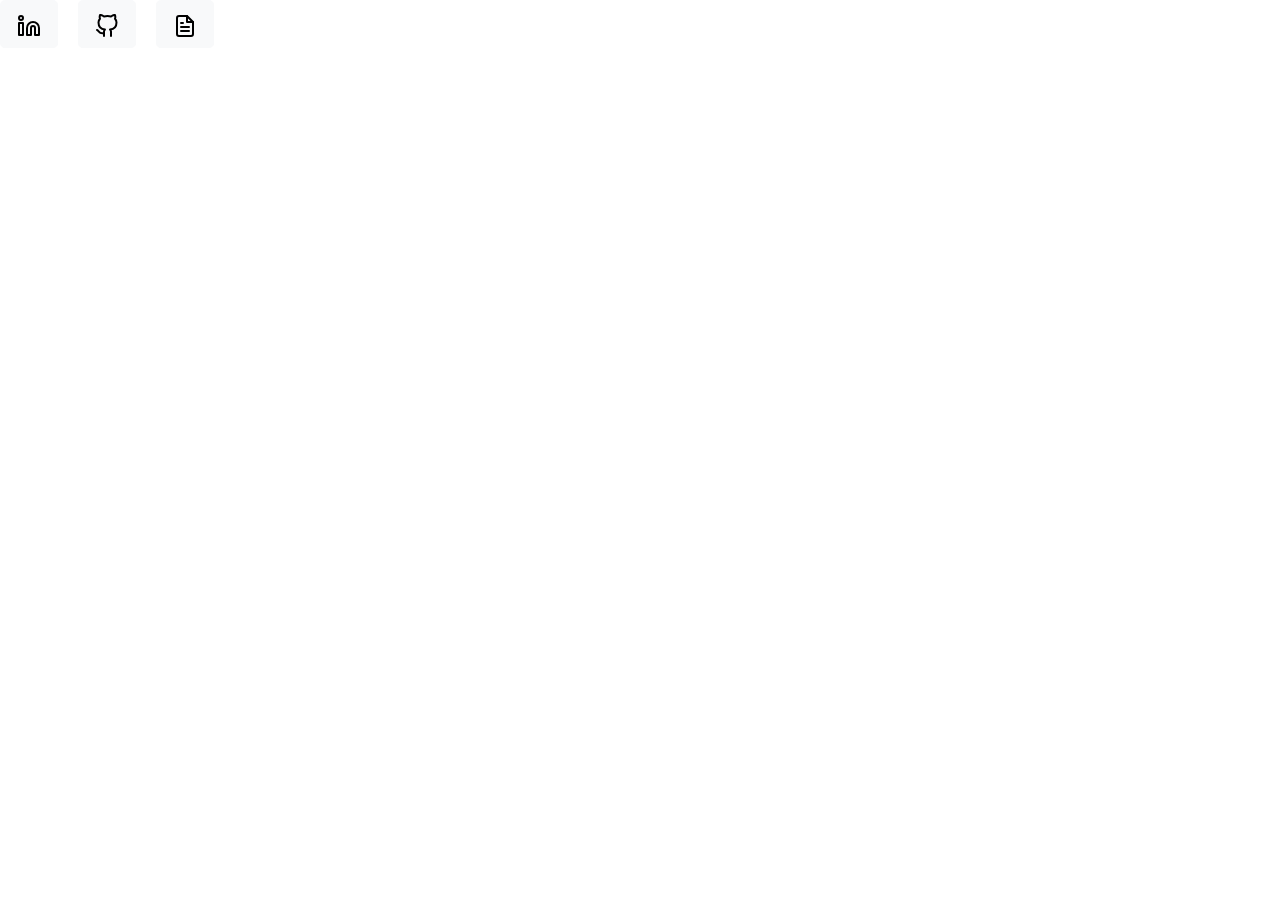
<file: landing/contacts/contacts/index.html>
<!DOCTYPE html><html><head><meta charSet="utf-8"/><meta http-equiv="x-ua-compatible" content="ie=edge"/><meta name="viewport" content="width=device-width, initial-scale=1, shrink-to-fit=no"/><style data-href="/styles.ce69e01544f70223a83b.css" id="gatsby-global-css">@import url(https://fonts.googleapis.com/css2?family=Open+Sans:wght@400;700&display=swap);
/*!
 * Bootstrap v5.1.3 (https://getbootstrap.com/)
 * Copyright 2011-2021 The Bootstrap Authors
 * Copyright 2011-2021 Twitter, Inc.
 * Licensed under MIT (https://github.com/twbs/bootstrap/blob/main/LICENSE)
 */:root{--bs-blue:#0d6efd;--bs-indigo:#6610f2;--bs-purple:#6f42c1;--bs-pink:#d63384;--bs-red:#dc3545;--bs-orange:#fd7e14;--bs-yellow:#ffc107;--bs-green:#198754;--bs-teal:#20c997;--bs-cyan:#0dcaf0;--bs-white:#fff;--bs-gray:#6c757d;--bs-gray-dark:#343a40;--bs-gray-100:#f8f9fa;--bs-gray-200:#e9ecef;--bs-gray-300:#dee2e6;--bs-gray-400:#ced4da;--bs-gray-500:#adb5bd;--bs-gray-600:#6c757d;--bs-gray-700:#495057;--bs-gray-800:#343a40;--bs-gray-900:#212529;--bs-primary:#0d6efd;--bs-secondary:#6c757d;--bs-success:#198754;--bs-info:#0dcaf0;--bs-warning:#ffc107;--bs-danger:#dc3545;--bs-light:#f8f9fa;--bs-dark:#212529;--bs-primary-rgb:13,110,253;--bs-secondary-rgb:108,117,125;--bs-success-rgb:25,135,84;--bs-info-rgb:13,202,240;--bs-warning-rgb:255,193,7;--bs-danger-rgb:220,53,69;--bs-light-rgb:248,249,250;--bs-dark-rgb:33,37,41;--bs-white-rgb:255,255,255;--bs-black-rgb:0,0,0;--bs-body-color-rgb:33,37,41;--bs-body-bg-rgb:255,255,255;--bs-font-sans-serif:system-ui,-apple-system,"Segoe UI",Roboto,"Helvetica Neue",Arial,"Noto Sans","Liberation Sans",sans-serif,"Apple Color Emoji","Segoe UI Emoji","Segoe UI Symbol","Noto Color Emoji";--bs-font-monospace:SFMono-Regular,Menlo,Monaco,Consolas,"Liberation Mono","Courier New",monospace;--bs-gradient:linear-gradient(180deg,hsla(0,0%,100%,0.15),hsla(0,0%,100%,0));--bs-body-font-family:var(--bs-font-sans-serif);--bs-body-font-size:1rem;--bs-body-font-weight:400;--bs-body-line-height:1.5;--bs-body-color:#212529;--bs-body-bg:#fff}*,:after,:before{box-sizing:border-box}@media (prefers-reduced-motion:no-preference){:root{scroll-behavior:smooth}}body{margin:0;font-family:var(--bs-body-font-family);font-size:var(--bs-body-font-size);font-weight:var(--bs-body-font-weight);line-height:var(--bs-body-line-height);color:var(--bs-body-color);text-align:var(--bs-body-text-align);background-color:var(--bs-body-bg);-webkit-text-size-adjust:100%;-webkit-tap-highlight-color:rgba(0,0,0,0)}hr{margin:1rem 0;color:inherit;background-color:currentColor;border:0;opacity:.25}hr:not([size]){height:1px}.h1,.h2,.h3,.h4,.h5,.h6,h1,h2,h3,h4,h5,h6{margin-top:0;margin-bottom:.5rem;font-weight:500;line-height:1.2}.h1,h1{font-size:calc(1.375rem + 1.5vw)}@media (min-width:1200px){.h1,h1{font-size:2.5rem}}.h2,h2{font-size:calc(1.325rem + .9vw)}@media (min-width:1200px){.h2,h2{font-size:2rem}}.h3,h3{font-size:calc(1.3rem + .6vw)}@media (min-width:1200px){.h3,h3{font-size:1.75rem}}.h4,h4{font-size:calc(1.275rem + .3vw)}@media (min-width:1200px){.h4,h4{font-size:1.5rem}}.h5,h5{font-size:1.25rem}.h6,h6{font-size:1rem}p{margin-top:0;margin-bottom:1rem}abbr[data-bs-original-title],abbr[title]{-webkit-text-decoration:underline dotted;text-decoration:underline dotted;cursor:help;-webkit-text-decoration-skip-ink:none;text-decoration-skip-ink:none}address{margin-bottom:1rem;font-style:normal;line-height:inherit}ol,ul{padding-left:2rem}dl,ol,ul{margin-top:0;margin-bottom:1rem}ol ol,ol ul,ul ol,ul ul{margin-bottom:0}dt{font-weight:700}dd{margin-bottom:.5rem;margin-left:0}blockquote{margin:0 0 1rem}b,strong{font-weight:bolder}.small,small{font-size:.875em}.mark,mark{padding:.2em;background-color:#fcf8e3}sub,sup{position:relative;font-size:.75em;line-height:0;vertical-align:baseline}sub{bottom:-.25em}sup{top:-.5em}a{color:#0d6efd;text-decoration:underline}a:hover{color:#0a58ca}a:not([href]):not([class]),a:not([href]):not([class]):hover{color:inherit;text-decoration:none}code,kbd,pre,samp{font-family:var(--bs-font-monospace);font-size:1em;direction:ltr;unicode-bidi:bidi-override}pre{display:block;margin-top:0;margin-bottom:1rem;overflow:auto;font-size:.875em}pre code{font-size:inherit;color:inherit;word-break:normal}code{font-size:.875em;color:#d63384;word-wrap:break-word}a>code{color:inherit}kbd{padding:.2rem .4rem;font-size:.875em;color:#fff;background-color:#212529;border-radius:.2rem}kbd kbd{padding:0;font-size:1em;font-weight:700}figure{margin:0 0 1rem}img,svg{vertical-align:middle}table{caption-side:bottom;border-collapse:collapse}caption{padding-top:.5rem;padding-bottom:.5rem;color:#6c757d;text-align:left}th{text-align:inherit;text-align:-webkit-match-parent}tbody,td,tfoot,th,thead,tr{border:0 solid;border-color:inherit}label{display:inline-block}button{border-radius:0}button:focus:not(:focus-visible){outline:0}button,input,optgroup,select,textarea{margin:0;font-family:inherit;font-size:inherit;line-height:inherit}button,select{text-transform:none}[role=button]{cursor:pointer}select{word-wrap:normal}select:disabled{opacity:1}[list]::-webkit-calendar-picker-indicator{display:none}[type=button],[type=reset],[type=submit],button{-webkit-appearance:button}[type=button]:not(:disabled),[type=reset]:not(:disabled),[type=submit]:not(:disabled),button:not(:disabled){cursor:pointer}::-moz-focus-inner{padding:0;border-style:none}textarea{resize:vertical}fieldset{min-width:0;padding:0;margin:0;border:0}legend{float:left;width:100%;padding:0;margin-bottom:.5rem;font-size:calc(1.275rem + .3vw);line-height:inherit}@media (min-width:1200px){legend{font-size:1.5rem}}legend+*{clear:left}::-webkit-datetime-edit-day-field,::-webkit-datetime-edit-fields-wrapper,::-webkit-datetime-edit-hour-field,::-webkit-datetime-edit-minute,::-webkit-datetime-edit-month-field,::-webkit-datetime-edit-text,::-webkit-datetime-edit-year-field{padding:0}::-webkit-inner-spin-button{height:auto}[type=search]{outline-offset:-2px;-webkit-appearance:textfield}::-webkit-search-decoration{-webkit-appearance:none}::-webkit-color-swatch-wrapper{padding:0}::file-selector-button{font:inherit}::-webkit-file-upload-button{font:inherit;-webkit-appearance:button}output{display:inline-block}iframe{border:0}summary{display:list-item;cursor:pointer}progress{vertical-align:baseline}[hidden]{display:none!important}.lead{font-size:1.25rem;font-weight:300}.display-1{font-size:calc(1.625rem + 4.5vw);font-weight:300;line-height:1.2}@media (min-width:1200px){.display-1{font-size:5rem}}.display-2{font-size:calc(1.575rem + 3.9vw);font-weight:300;line-height:1.2}@media (min-width:1200px){.display-2{font-size:4.5rem}}.display-3{font-size:calc(1.525rem + 3.3vw);font-weight:300;line-height:1.2}@media (min-width:1200px){.display-3{font-size:4rem}}.display-4{font-size:calc(1.475rem + 2.7vw);font-weight:300;line-height:1.2}@media (min-width:1200px){.display-4{font-size:3.5rem}}.display-5{font-size:calc(1.425rem + 2.1vw);font-weight:300;line-height:1.2}@media (min-width:1200px){.display-5{font-size:3rem}}.display-6{font-size:calc(1.375rem + 1.5vw);font-weight:300;line-height:1.2}@media (min-width:1200px){.display-6{font-size:2.5rem}}.list-inline,.list-unstyled{padding-left:0;list-style:none}.list-inline-item{display:inline-block}.list-inline-item:not(:last-child){margin-right:.5rem}.initialism{font-size:.875em;text-transform:uppercase}.blockquote{margin-bottom:1rem;font-size:1.25rem}.blockquote>:last-child{margin-bottom:0}.blockquote-footer{margin-top:-1rem;margin-bottom:1rem;font-size:.875em;color:#6c757d}.blockquote-footer:before{content:"\2014\A0"}.img-fluid,.img-thumbnail{max-width:100%;height:auto}.img-thumbnail{padding:.25rem;background-color:#fff;border:1px solid #dee2e6;border-radius:.25rem}.figure{display:inline-block}.figure-img{margin-bottom:.5rem;line-height:1}.figure-caption{font-size:.875em;color:#6c757d}.container,.container-fluid,.container-lg,.container-md,.container-sm,.container-xl,.container-xxl{width:100%;padding-right:var(--bs-gutter-x,.75rem);padding-left:var(--bs-gutter-x,.75rem);margin-right:auto;margin-left:auto}@media (min-width:576px){.container,.container-sm{max-width:540px}}@media (min-width:768px){.container,.container-md,.container-sm{max-width:720px}}@media (min-width:992px){.container,.container-lg,.container-md,.container-sm{max-width:960px}}@media (min-width:1200px){.container,.container-lg,.container-md,.container-sm,.container-xl{max-width:1140px}}@media (min-width:1400px){.container,.container-lg,.container-md,.container-sm,.container-xl,.container-xxl{max-width:1320px}}.row{--bs-gutter-x:1.5rem;--bs-gutter-y:0;display:flex;flex-wrap:wrap;margin-top:calc(var(--bs-gutter-y)*-1);margin-right:calc(var(--bs-gutter-x)*-0.5);margin-left:calc(var(--bs-gutter-x)*-0.5)}.row>*{flex-shrink:0;width:100%;max-width:100%;padding-right:calc(var(--bs-gutter-x)*0.5);padding-left:calc(var(--bs-gutter-x)*0.5);margin-top:var(--bs-gutter-y)}.col{flex:1 0}.row-cols-auto>*{flex:0 0 auto;width:auto}.row-cols-1>*{flex:0 0 auto;width:100%}.row-cols-2>*{flex:0 0 auto;width:50%}.row-cols-3>*{flex:0 0 auto;width:33.3333333333%}.row-cols-4>*{flex:0 0 auto;width:25%}.row-cols-5>*{flex:0 0 auto;width:20%}.row-cols-6>*{flex:0 0 auto;width:16.6666666667%}.col-auto{flex:0 0 auto;width:auto}.col-1{flex:0 0 auto;width:8.33333333%}.col-2{flex:0 0 auto;width:16.66666667%}.col-3{flex:0 0 auto;width:25%}.col-4{flex:0 0 auto;width:33.33333333%}.col-5{flex:0 0 auto;width:41.66666667%}.col-6{flex:0 0 auto;width:50%}.col-7{flex:0 0 auto;width:58.33333333%}.col-8{flex:0 0 auto;width:66.66666667%}.col-9{flex:0 0 auto;width:75%}.col-10{flex:0 0 auto;width:83.33333333%}.col-11{flex:0 0 auto;width:91.66666667%}.col-12{flex:0 0 auto;width:100%}.offset-1{margin-left:8.33333333%}.offset-2{margin-left:16.66666667%}.offset-3{margin-left:25%}.offset-4{margin-left:33.33333333%}.offset-5{margin-left:41.66666667%}.offset-6{margin-left:50%}.offset-7{margin-left:58.33333333%}.offset-8{margin-left:66.66666667%}.offset-9{margin-left:75%}.offset-10{margin-left:83.33333333%}.offset-11{margin-left:91.66666667%}.g-0,.gx-0{--bs-gutter-x:0}.g-0,.gy-0{--bs-gutter-y:0}.g-1,.gx-1{--bs-gutter-x:0.25rem}.g-1,.gy-1{--bs-gutter-y:0.25rem}.g-2,.gx-2{--bs-gutter-x:0.5rem}.g-2,.gy-2{--bs-gutter-y:0.5rem}.g-3,.gx-3{--bs-gutter-x:1rem}.g-3,.gy-3{--bs-gutter-y:1rem}.g-4,.gx-4{--bs-gutter-x:1.5rem}.g-4,.gy-4{--bs-gutter-y:1.5rem}.g-5,.gx-5{--bs-gutter-x:3rem}.g-5,.gy-5{--bs-gutter-y:3rem}@media (min-width:576px){.col-sm{flex:1 0}.row-cols-sm-auto>*{flex:0 0 auto;width:auto}.row-cols-sm-1>*{flex:0 0 auto;width:100%}.row-cols-sm-2>*{flex:0 0 auto;width:50%}.row-cols-sm-3>*{flex:0 0 auto;width:33.3333333333%}.row-cols-sm-4>*{flex:0 0 auto;width:25%}.row-cols-sm-5>*{flex:0 0 auto;width:20%}.row-cols-sm-6>*{flex:0 0 auto;width:16.6666666667%}.col-sm-auto{flex:0 0 auto;width:auto}.col-sm-1{flex:0 0 auto;width:8.33333333%}.col-sm-2{flex:0 0 auto;width:16.66666667%}.col-sm-3{flex:0 0 auto;width:25%}.col-sm-4{flex:0 0 auto;width:33.33333333%}.col-sm-5{flex:0 0 auto;width:41.66666667%}.col-sm-6{flex:0 0 auto;width:50%}.col-sm-7{flex:0 0 auto;width:58.33333333%}.col-sm-8{flex:0 0 auto;width:66.66666667%}.col-sm-9{flex:0 0 auto;width:75%}.col-sm-10{flex:0 0 auto;width:83.33333333%}.col-sm-11{flex:0 0 auto;width:91.66666667%}.col-sm-12{flex:0 0 auto;width:100%}.offset-sm-0{margin-left:0}.offset-sm-1{margin-left:8.33333333%}.offset-sm-2{margin-left:16.66666667%}.offset-sm-3{margin-left:25%}.offset-sm-4{margin-left:33.33333333%}.offset-sm-5{margin-left:41.66666667%}.offset-sm-6{margin-left:50%}.offset-sm-7{margin-left:58.33333333%}.offset-sm-8{margin-left:66.66666667%}.offset-sm-9{margin-left:75%}.offset-sm-10{margin-left:83.33333333%}.offset-sm-11{margin-left:91.66666667%}.g-sm-0,.gx-sm-0{--bs-gutter-x:0}.g-sm-0,.gy-sm-0{--bs-gutter-y:0}.g-sm-1,.gx-sm-1{--bs-gutter-x:0.25rem}.g-sm-1,.gy-sm-1{--bs-gutter-y:0.25rem}.g-sm-2,.gx-sm-2{--bs-gutter-x:0.5rem}.g-sm-2,.gy-sm-2{--bs-gutter-y:0.5rem}.g-sm-3,.gx-sm-3{--bs-gutter-x:1rem}.g-sm-3,.gy-sm-3{--bs-gutter-y:1rem}.g-sm-4,.gx-sm-4{--bs-gutter-x:1.5rem}.g-sm-4,.gy-sm-4{--bs-gutter-y:1.5rem}.g-sm-5,.gx-sm-5{--bs-gutter-x:3rem}.g-sm-5,.gy-sm-5{--bs-gutter-y:3rem}}@media (min-width:768px){.col-md{flex:1 0}.row-cols-md-auto>*{flex:0 0 auto;width:auto}.row-cols-md-1>*{flex:0 0 auto;width:100%}.row-cols-md-2>*{flex:0 0 auto;width:50%}.row-cols-md-3>*{flex:0 0 auto;width:33.3333333333%}.row-cols-md-4>*{flex:0 0 auto;width:25%}.row-cols-md-5>*{flex:0 0 auto;width:20%}.row-cols-md-6>*{flex:0 0 auto;width:16.6666666667%}.col-md-auto{flex:0 0 auto;width:auto}.col-md-1{flex:0 0 auto;width:8.33333333%}.col-md-2{flex:0 0 auto;width:16.66666667%}.col-md-3{flex:0 0 auto;width:25%}.col-md-4{flex:0 0 auto;width:33.33333333%}.col-md-5{flex:0 0 auto;width:41.66666667%}.col-md-6{flex:0 0 auto;width:50%}.col-md-7{flex:0 0 auto;width:58.33333333%}.col-md-8{flex:0 0 auto;width:66.66666667%}.col-md-9{flex:0 0 auto;width:75%}.col-md-10{flex:0 0 auto;width:83.33333333%}.col-md-11{flex:0 0 auto;width:91.66666667%}.col-md-12{flex:0 0 auto;width:100%}.offset-md-0{margin-left:0}.offset-md-1{margin-left:8.33333333%}.offset-md-2{margin-left:16.66666667%}.offset-md-3{margin-left:25%}.offset-md-4{margin-left:33.33333333%}.offset-md-5{margin-left:41.66666667%}.offset-md-6{margin-left:50%}.offset-md-7{margin-left:58.33333333%}.offset-md-8{margin-left:66.66666667%}.offset-md-9{margin-left:75%}.offset-md-10{margin-left:83.33333333%}.offset-md-11{margin-left:91.66666667%}.g-md-0,.gx-md-0{--bs-gutter-x:0}.g-md-0,.gy-md-0{--bs-gutter-y:0}.g-md-1,.gx-md-1{--bs-gutter-x:0.25rem}.g-md-1,.gy-md-1{--bs-gutter-y:0.25rem}.g-md-2,.gx-md-2{--bs-gutter-x:0.5rem}.g-md-2,.gy-md-2{--bs-gutter-y:0.5rem}.g-md-3,.gx-md-3{--bs-gutter-x:1rem}.g-md-3,.gy-md-3{--bs-gutter-y:1rem}.g-md-4,.gx-md-4{--bs-gutter-x:1.5rem}.g-md-4,.gy-md-4{--bs-gutter-y:1.5rem}.g-md-5,.gx-md-5{--bs-gutter-x:3rem}.g-md-5,.gy-md-5{--bs-gutter-y:3rem}}@media (min-width:992px){.col-lg{flex:1 0}.row-cols-lg-auto>*{flex:0 0 auto;width:auto}.row-cols-lg-1>*{flex:0 0 auto;width:100%}.row-cols-lg-2>*{flex:0 0 auto;width:50%}.row-cols-lg-3>*{flex:0 0 auto;width:33.3333333333%}.row-cols-lg-4>*{flex:0 0 auto;width:25%}.row-cols-lg-5>*{flex:0 0 auto;width:20%}.row-cols-lg-6>*{flex:0 0 auto;width:16.6666666667%}.col-lg-auto{flex:0 0 auto;width:auto}.col-lg-1{flex:0 0 auto;width:8.33333333%}.col-lg-2{flex:0 0 auto;width:16.66666667%}.col-lg-3{flex:0 0 auto;width:25%}.col-lg-4{flex:0 0 auto;width:33.33333333%}.col-lg-5{flex:0 0 auto;width:41.66666667%}.col-lg-6{flex:0 0 auto;width:50%}.col-lg-7{flex:0 0 auto;width:58.33333333%}.col-lg-8{flex:0 0 auto;width:66.66666667%}.col-lg-9{flex:0 0 auto;width:75%}.col-lg-10{flex:0 0 auto;width:83.33333333%}.col-lg-11{flex:0 0 auto;width:91.66666667%}.col-lg-12{flex:0 0 auto;width:100%}.offset-lg-0{margin-left:0}.offset-lg-1{margin-left:8.33333333%}.offset-lg-2{margin-left:16.66666667%}.offset-lg-3{margin-left:25%}.offset-lg-4{margin-left:33.33333333%}.offset-lg-5{margin-left:41.66666667%}.offset-lg-6{margin-left:50%}.offset-lg-7{margin-left:58.33333333%}.offset-lg-8{margin-left:66.66666667%}.offset-lg-9{margin-left:75%}.offset-lg-10{margin-left:83.33333333%}.offset-lg-11{margin-left:91.66666667%}.g-lg-0,.gx-lg-0{--bs-gutter-x:0}.g-lg-0,.gy-lg-0{--bs-gutter-y:0}.g-lg-1,.gx-lg-1{--bs-gutter-x:0.25rem}.g-lg-1,.gy-lg-1{--bs-gutter-y:0.25rem}.g-lg-2,.gx-lg-2{--bs-gutter-x:0.5rem}.g-lg-2,.gy-lg-2{--bs-gutter-y:0.5rem}.g-lg-3,.gx-lg-3{--bs-gutter-x:1rem}.g-lg-3,.gy-lg-3{--bs-gutter-y:1rem}.g-lg-4,.gx-lg-4{--bs-gutter-x:1.5rem}.g-lg-4,.gy-lg-4{--bs-gutter-y:1.5rem}.g-lg-5,.gx-lg-5{--bs-gutter-x:3rem}.g-lg-5,.gy-lg-5{--bs-gutter-y:3rem}}@media (min-width:1200px){.col-xl{flex:1 0}.row-cols-xl-auto>*{flex:0 0 auto;width:auto}.row-cols-xl-1>*{flex:0 0 auto;width:100%}.row-cols-xl-2>*{flex:0 0 auto;width:50%}.row-cols-xl-3>*{flex:0 0 auto;width:33.3333333333%}.row-cols-xl-4>*{flex:0 0 auto;width:25%}.row-cols-xl-5>*{flex:0 0 auto;width:20%}.row-cols-xl-6>*{flex:0 0 auto;width:16.6666666667%}.col-xl-auto{flex:0 0 auto;width:auto}.col-xl-1{flex:0 0 auto;width:8.33333333%}.col-xl-2{flex:0 0 auto;width:16.66666667%}.col-xl-3{flex:0 0 auto;width:25%}.col-xl-4{flex:0 0 auto;width:33.33333333%}.col-xl-5{flex:0 0 auto;width:41.66666667%}.col-xl-6{flex:0 0 auto;width:50%}.col-xl-7{flex:0 0 auto;width:58.33333333%}.col-xl-8{flex:0 0 auto;width:66.66666667%}.col-xl-9{flex:0 0 auto;width:75%}.col-xl-10{flex:0 0 auto;width:83.33333333%}.col-xl-11{flex:0 0 auto;width:91.66666667%}.col-xl-12{flex:0 0 auto;width:100%}.offset-xl-0{margin-left:0}.offset-xl-1{margin-left:8.33333333%}.offset-xl-2{margin-left:16.66666667%}.offset-xl-3{margin-left:25%}.offset-xl-4{margin-left:33.33333333%}.offset-xl-5{margin-left:41.66666667%}.offset-xl-6{margin-left:50%}.offset-xl-7{margin-left:58.33333333%}.offset-xl-8{margin-left:66.66666667%}.offset-xl-9{margin-left:75%}.offset-xl-10{margin-left:83.33333333%}.offset-xl-11{margin-left:91.66666667%}.g-xl-0,.gx-xl-0{--bs-gutter-x:0}.g-xl-0,.gy-xl-0{--bs-gutter-y:0}.g-xl-1,.gx-xl-1{--bs-gutter-x:0.25rem}.g-xl-1,.gy-xl-1{--bs-gutter-y:0.25rem}.g-xl-2,.gx-xl-2{--bs-gutter-x:0.5rem}.g-xl-2,.gy-xl-2{--bs-gutter-y:0.5rem}.g-xl-3,.gx-xl-3{--bs-gutter-x:1rem}.g-xl-3,.gy-xl-3{--bs-gutter-y:1rem}.g-xl-4,.gx-xl-4{--bs-gutter-x:1.5rem}.g-xl-4,.gy-xl-4{--bs-gutter-y:1.5rem}.g-xl-5,.gx-xl-5{--bs-gutter-x:3rem}.g-xl-5,.gy-xl-5{--bs-gutter-y:3rem}}@media (min-width:1400px){.col-xxl{flex:1 0}.row-cols-xxl-auto>*{flex:0 0 auto;width:auto}.row-cols-xxl-1>*{flex:0 0 auto;width:100%}.row-cols-xxl-2>*{flex:0 0 auto;width:50%}.row-cols-xxl-3>*{flex:0 0 auto;width:33.3333333333%}.row-cols-xxl-4>*{flex:0 0 auto;width:25%}.row-cols-xxl-5>*{flex:0 0 auto;width:20%}.row-cols-xxl-6>*{flex:0 0 auto;width:16.6666666667%}.col-xxl-auto{flex:0 0 auto;width:auto}.col-xxl-1{flex:0 0 auto;width:8.33333333%}.col-xxl-2{flex:0 0 auto;width:16.66666667%}.col-xxl-3{flex:0 0 auto;width:25%}.col-xxl-4{flex:0 0 auto;width:33.33333333%}.col-xxl-5{flex:0 0 auto;width:41.66666667%}.col-xxl-6{flex:0 0 auto;width:50%}.col-xxl-7{flex:0 0 auto;width:58.33333333%}.col-xxl-8{flex:0 0 auto;width:66.66666667%}.col-xxl-9{flex:0 0 auto;width:75%}.col-xxl-10{flex:0 0 auto;width:83.33333333%}.col-xxl-11{flex:0 0 auto;width:91.66666667%}.col-xxl-12{flex:0 0 auto;width:100%}.offset-xxl-0{margin-left:0}.offset-xxl-1{margin-left:8.33333333%}.offset-xxl-2{margin-left:16.66666667%}.offset-xxl-3{margin-left:25%}.offset-xxl-4{margin-left:33.33333333%}.offset-xxl-5{margin-left:41.66666667%}.offset-xxl-6{margin-left:50%}.offset-xxl-7{margin-left:58.33333333%}.offset-xxl-8{margin-left:66.66666667%}.offset-xxl-9{margin-left:75%}.offset-xxl-10{margin-left:83.33333333%}.offset-xxl-11{margin-left:91.66666667%}.g-xxl-0,.gx-xxl-0{--bs-gutter-x:0}.g-xxl-0,.gy-xxl-0{--bs-gutter-y:0}.g-xxl-1,.gx-xxl-1{--bs-gutter-x:0.25rem}.g-xxl-1,.gy-xxl-1{--bs-gutter-y:0.25rem}.g-xxl-2,.gx-xxl-2{--bs-gutter-x:0.5rem}.g-xxl-2,.gy-xxl-2{--bs-gutter-y:0.5rem}.g-xxl-3,.gx-xxl-3{--bs-gutter-x:1rem}.g-xxl-3,.gy-xxl-3{--bs-gutter-y:1rem}.g-xxl-4,.gx-xxl-4{--bs-gutter-x:1.5rem}.g-xxl-4,.gy-xxl-4{--bs-gutter-y:1.5rem}.g-xxl-5,.gx-xxl-5{--bs-gutter-x:3rem}.g-xxl-5,.gy-xxl-5{--bs-gutter-y:3rem}}.table{--bs-table-bg:transparent;--bs-table-accent-bg:transparent;--bs-table-striped-color:#212529;--bs-table-striped-bg:rgba(0,0,0,0.05);--bs-table-active-color:#212529;--bs-table-active-bg:rgba(0,0,0,0.1);--bs-table-hover-color:#212529;--bs-table-hover-bg:rgba(0,0,0,0.075);width:100%;margin-bottom:1rem;color:#212529;vertical-align:top;border-color:#dee2e6}.table>:not(caption)>*>*{padding:.5rem;background-color:var(--bs-table-bg);border-bottom-width:1px;box-shadow:inset 0 0 0 9999px var(--bs-table-accent-bg)}.table>tbody{vertical-align:inherit}.table>thead{vertical-align:bottom}.table>:not(:first-child){border-top:2px solid}.caption-top{caption-side:top}.table-sm>:not(caption)>*>*{padding:.25rem}.table-bordered>:not(caption)>*{border-width:1px 0}.table-bordered>:not(caption)>*>*{border-width:0 1px}.table-borderless>:not(caption)>*>*{border-bottom-width:0}.table-borderless>:not(:first-child){border-top-width:0}.table-striped>tbody>tr:nth-of-type(odd)>*{--bs-table-accent-bg:var(--bs-table-striped-bg);color:var(--bs-table-striped-color)}.table-active{--bs-table-accent-bg:var(--bs-table-active-bg);color:var(--bs-table-active-color)}.table-hover>tbody>tr:hover>*{--bs-table-accent-bg:var(--bs-table-hover-bg);color:var(--bs-table-hover-color)}.table-primary{--bs-table-bg:#cfe2ff;--bs-table-striped-bg:#c5d7f2;--bs-table-striped-color:#000;--bs-table-active-bg:#bacbe6;--bs-table-active-color:#000;--bs-table-hover-bg:#bfd1ec;--bs-table-hover-color:#000;color:#000;border-color:#bacbe6}.table-secondary{--bs-table-bg:#e2e3e5;--bs-table-striped-bg:#d7d8da;--bs-table-striped-color:#000;--bs-table-active-bg:#cbccce;--bs-table-active-color:#000;--bs-table-hover-bg:#d1d2d4;--bs-table-hover-color:#000;color:#000;border-color:#cbccce}.table-success{--bs-table-bg:#d1e7dd;--bs-table-striped-bg:#c7dbd2;--bs-table-striped-color:#000;--bs-table-active-bg:#bcd0c7;--bs-table-active-color:#000;--bs-table-hover-bg:#c1d6cc;--bs-table-hover-color:#000;color:#000;border-color:#bcd0c7}.table-info{--bs-table-bg:#cff4fc;--bs-table-striped-bg:#c5e8ef;--bs-table-striped-color:#000;--bs-table-active-bg:#badce3;--bs-table-active-color:#000;--bs-table-hover-bg:#bfe2e9;--bs-table-hover-color:#000;color:#000;border-color:#badce3}.table-warning{--bs-table-bg:#fff3cd;--bs-table-striped-bg:#f2e7c3;--bs-table-striped-color:#000;--bs-table-active-bg:#e6dbb9;--bs-table-active-color:#000;--bs-table-hover-bg:#ece1be;--bs-table-hover-color:#000;color:#000;border-color:#e6dbb9}.table-danger{--bs-table-bg:#f8d7da;--bs-table-striped-bg:#eccccf;--bs-table-striped-color:#000;--bs-table-active-bg:#dfc2c4;--bs-table-active-color:#000;--bs-table-hover-bg:#e5c7ca;--bs-table-hover-color:#000;color:#000;border-color:#dfc2c4}.table-light{--bs-table-bg:#f8f9fa;--bs-table-striped-bg:#ecedee;--bs-table-striped-color:#000;--bs-table-active-bg:#dfe0e1;--bs-table-active-color:#000;--bs-table-hover-bg:#e5e6e7;--bs-table-hover-color:#000;color:#000;border-color:#dfe0e1}.table-dark{--bs-table-bg:#212529;--bs-table-striped-bg:#2c3034;--bs-table-striped-color:#fff;--bs-table-active-bg:#373b3e;--bs-table-active-color:#fff;--bs-table-hover-bg:#323539;--bs-table-hover-color:#fff;color:#fff;border-color:#373b3e}.table-responsive{overflow-x:auto;-webkit-overflow-scrolling:touch}@media (max-width:575.98px){.table-responsive-sm{overflow-x:auto;-webkit-overflow-scrolling:touch}}@media (max-width:767.98px){.table-responsive-md{overflow-x:auto;-webkit-overflow-scrolling:touch}}@media (max-width:991.98px){.table-responsive-lg{overflow-x:auto;-webkit-overflow-scrolling:touch}}@media (max-width:1199.98px){.table-responsive-xl{overflow-x:auto;-webkit-overflow-scrolling:touch}}@media (max-width:1399.98px){.table-responsive-xxl{overflow-x:auto;-webkit-overflow-scrolling:touch}}.form-label{margin-bottom:.5rem}.col-form-label{padding-top:calc(.375rem + 1px);padding-bottom:calc(.375rem + 1px);margin-bottom:0;font-size:inherit;line-height:1.5}.col-form-label-lg{padding-top:calc(.5rem + 1px);padding-bottom:calc(.5rem + 1px);font-size:1.25rem}.col-form-label-sm{padding-top:calc(.25rem + 1px);padding-bottom:calc(.25rem + 1px);font-size:.875rem}.form-text{margin-top:.25rem;font-size:.875em;color:#6c757d}.form-control{display:block;width:100%;padding:.375rem .75rem;font-size:1rem;font-weight:400;line-height:1.5;color:#212529;background-color:#fff;background-clip:padding-box;border:1px solid #ced4da;-webkit-appearance:none;appearance:none;border-radius:.25rem;transition:border-color .15s ease-in-out,box-shadow .15s ease-in-out}@media (prefers-reduced-motion:reduce){.form-control{transition:none}}.form-control[type=file]{overflow:hidden}.form-control[type=file]:not(:disabled):not([readonly]){cursor:pointer}.form-control:focus{color:#212529;background-color:#fff;border-color:#86b7fe;outline:0;box-shadow:0 0 0 .25rem rgba(13,110,253,.25)}.form-control::-webkit-date-and-time-value{height:1.5em}.form-control::-webkit-input-placeholder{color:#6c757d;opacity:1}.form-control:-ms-input-placeholder{color:#6c757d;opacity:1}.form-control::placeholder{color:#6c757d;opacity:1}.form-control:disabled,.form-control[readonly]{background-color:#e9ecef;opacity:1}.form-control::file-selector-button{padding:.375rem .75rem;margin:-.375rem -.75rem;-webkit-margin-end:.75rem;margin-inline-end:.75rem;color:#212529;background-color:#e9ecef;pointer-events:none;border:0 solid;border-color:inherit;border-inline-end-width:1px;border-radius:0;transition:color .15s ease-in-out,background-color .15s ease-in-out,border-color .15s ease-in-out,box-shadow .15s ease-in-out}@media (prefers-reduced-motion:reduce){.form-control::-webkit-file-upload-button{-webkit-transition:none;transition:none}.form-control::file-selector-button{transition:none}}.form-control:hover:not(:disabled):not([readonly])::file-selector-button{background-color:#dde0e3}.form-control::-webkit-file-upload-button{padding:.375rem .75rem;margin:-.375rem -.75rem;-webkit-margin-end:.75rem;margin-inline-end:.75rem;color:#212529;background-color:#e9ecef;pointer-events:none;border:0 solid;border-color:inherit;border-inline-end-width:1px;border-radius:0;-webkit-transition:color .15s ease-in-out,background-color .15s ease-in-out,border-color .15s ease-in-out,box-shadow .15s ease-in-out;transition:color .15s ease-in-out,background-color .15s ease-in-out,border-color .15s ease-in-out,box-shadow .15s ease-in-out}@media (prefers-reduced-motion:reduce){.form-control::-webkit-file-upload-button{-webkit-transition:none;transition:none}}.form-control:hover:not(:disabled):not([readonly])::-webkit-file-upload-button{background-color:#dde0e3}.form-control-plaintext{display:block;width:100%;padding:.375rem 0;margin-bottom:0;line-height:1.5;color:#212529;background-color:transparent;border:solid transparent;border-width:1px 0}.form-control-plaintext.form-control-lg,.form-control-plaintext.form-control-sm{padding-right:0;padding-left:0}.form-control-sm{min-height:calc(1.5em + .5rem + 2px);padding:.25rem .5rem;font-size:.875rem;border-radius:.2rem}.form-control-sm::file-selector-button{padding:.25rem .5rem;margin:-.25rem -.5rem;-webkit-margin-end:.5rem;margin-inline-end:.5rem}.form-control-sm::-webkit-file-upload-button{padding:.25rem .5rem;margin:-.25rem -.5rem;-webkit-margin-end:.5rem;margin-inline-end:.5rem}.form-control-lg{min-height:calc(1.5em + 1rem + 2px);padding:.5rem 1rem;font-size:1.25rem;border-radius:.3rem}.form-control-lg::file-selector-button{padding:.5rem 1rem;margin:-.5rem -1rem;-webkit-margin-end:1rem;margin-inline-end:1rem}.form-control-lg::-webkit-file-upload-button{padding:.5rem 1rem;margin:-.5rem -1rem;-webkit-margin-end:1rem;margin-inline-end:1rem}textarea.form-control{min-height:calc(1.5em + .75rem + 2px)}textarea.form-control-sm{min-height:calc(1.5em + .5rem + 2px)}textarea.form-control-lg{min-height:calc(1.5em + 1rem + 2px)}.form-control-color{width:3rem;height:auto;padding:.375rem}.form-control-color:not(:disabled):not([readonly]){cursor:pointer}.form-control-color::-moz-color-swatch{height:1.5em;border-radius:.25rem}.form-control-color::-webkit-color-swatch{height:1.5em;border-radius:.25rem}.form-select{display:block;width:100%;padding:.375rem 2.25rem .375rem .75rem;-moz-padding-start:calc(.75rem - 3px);font-size:1rem;font-weight:400;line-height:1.5;color:#212529;background-color:#fff;background-image:url("data:image/svg+xml;charset=utf-8,%3Csvg xmlns='http://www.w3.org/2000/svg' viewBox='0 0 16 16'%3E%3Cpath fill='none' stroke='%23343a40' stroke-linecap='round' stroke-linejoin='round' stroke-width='2' d='M2 5l6 6 6-6'/%3E%3C/svg%3E");background-repeat:no-repeat;background-position:right .75rem center;background-size:16px 12px;border:1px solid #ced4da;border-radius:.25rem;transition:border-color .15s ease-in-out,box-shadow .15s ease-in-out;-webkit-appearance:none;appearance:none}@media (prefers-reduced-motion:reduce){.form-select{transition:none}}.form-select:focus{border-color:#86b7fe;outline:0;box-shadow:0 0 0 .25rem rgba(13,110,253,.25)}.form-select[multiple],.form-select[size]:not([size="1"]){padding-right:.75rem;background-image:none}.form-select:disabled{background-color:#e9ecef}.form-select:-moz-focusring{color:transparent;text-shadow:0 0 0 #212529}.form-select-sm{padding-top:.25rem;padding-bottom:.25rem;padding-left:.5rem;font-size:.875rem;border-radius:.2rem}.form-select-lg{padding-top:.5rem;padding-bottom:.5rem;padding-left:1rem;font-size:1.25rem;border-radius:.3rem}.form-check{display:block;min-height:1.5rem;padding-left:1.5em;margin-bottom:.125rem}.form-check .form-check-input{float:left;margin-left:-1.5em}.form-check-input{width:1em;height:1em;margin-top:.25em;vertical-align:top;background-color:#fff;background-repeat:no-repeat;background-position:50%;background-size:contain;border:1px solid rgba(0,0,0,.25);-webkit-appearance:none;appearance:none;-webkit-print-color-adjust:exact;color-adjust:exact}.form-check-input[type=checkbox]{border-radius:.25em}.form-check-input[type=radio]{border-radius:50%}.form-check-input:active{-webkit-filter:brightness(90%);filter:brightness(90%)}.form-check-input:focus{border-color:#86b7fe;outline:0;box-shadow:0 0 0 .25rem rgba(13,110,253,.25)}.form-check-input:checked{background-color:#0d6efd;border-color:#0d6efd}.form-check-input:checked[type=checkbox]{background-image:url("data:image/svg+xml;charset=utf-8,%3Csvg xmlns='http://www.w3.org/2000/svg' viewBox='0 0 20 20'%3E%3Cpath fill='none' stroke='%23fff' stroke-linecap='round' stroke-linejoin='round' stroke-width='3' d='M6 10l3 3l6-6'/%3E%3C/svg%3E")}.form-check-input:checked[type=radio]{background-image:url("data:image/svg+xml;charset=utf-8,%3Csvg xmlns='http://www.w3.org/2000/svg' viewBox='-4 -4 8 8'%3E%3Ccircle r='2' fill='%23fff'/%3E%3C/svg%3E")}.form-check-input[type=checkbox]:indeterminate{background-color:#0d6efd;border-color:#0d6efd;background-image:url("data:image/svg+xml;charset=utf-8,%3Csvg xmlns='http://www.w3.org/2000/svg' viewBox='0 0 20 20'%3E%3Cpath fill='none' stroke='%23fff' stroke-linecap='round' stroke-linejoin='round' stroke-width='3' d='M6 10h8'/%3E%3C/svg%3E")}.form-check-input:disabled{pointer-events:none;-webkit-filter:none;filter:none;opacity:.5}.form-check-input:disabled~.form-check-label,.form-check-input[disabled]~.form-check-label{opacity:.5}.form-switch{padding-left:2.5em}.form-switch .form-check-input{width:2em;margin-left:-2.5em;background-image:url("data:image/svg+xml;charset=utf-8,%3Csvg xmlns='http://www.w3.org/2000/svg' viewBox='-4 -4 8 8'%3E%3Ccircle r='3' fill='rgba(0, 0, 0, 0.25)'/%3E%3C/svg%3E");background-position:0;border-radius:2em;transition:background-position .15s ease-in-out}@media (prefers-reduced-motion:reduce){.form-switch .form-check-input{transition:none}}.form-switch .form-check-input:focus{background-image:url("data:image/svg+xml;charset=utf-8,%3Csvg xmlns='http://www.w3.org/2000/svg' viewBox='-4 -4 8 8'%3E%3Ccircle r='3' fill='%2386b7fe'/%3E%3C/svg%3E")}.form-switch .form-check-input:checked{background-position:100%;background-image:url("data:image/svg+xml;charset=utf-8,%3Csvg xmlns='http://www.w3.org/2000/svg' viewBox='-4 -4 8 8'%3E%3Ccircle r='3' fill='%23fff'/%3E%3C/svg%3E")}.form-check-inline{display:inline-block;margin-right:1rem}.btn-check{position:absolute;clip:rect(0,0,0,0);pointer-events:none}.btn-check:disabled+.btn,.btn-check[disabled]+.btn{pointer-events:none;-webkit-filter:none;filter:none;opacity:.65}.form-range{width:100%;height:1.5rem;padding:0;background-color:transparent;-webkit-appearance:none;appearance:none}.form-range:focus{outline:0}.form-range:focus::-webkit-slider-thumb{box-shadow:0 0 0 1px #fff,0 0 0 .25rem rgba(13,110,253,.25)}.form-range:focus::-moz-range-thumb{box-shadow:0 0 0 1px #fff,0 0 0 .25rem rgba(13,110,253,.25)}.form-range::-moz-focus-outer{border:0}.form-range::-webkit-slider-thumb{width:1rem;height:1rem;margin-top:-.25rem;background-color:#0d6efd;border:0;border-radius:1rem;-webkit-transition:background-color .15s ease-in-out,border-color .15s ease-in-out,box-shadow .15s ease-in-out;transition:background-color .15s ease-in-out,border-color .15s ease-in-out,box-shadow .15s ease-in-out;-webkit-appearance:none;appearance:none}@media (prefers-reduced-motion:reduce){.form-range::-webkit-slider-thumb{-webkit-transition:none;transition:none}}.form-range::-webkit-slider-thumb:active{background-color:#b6d4fe}.form-range::-webkit-slider-runnable-track{width:100%;height:.5rem;color:transparent;cursor:pointer;background-color:#dee2e6;border-color:transparent;border-radius:1rem}.form-range::-moz-range-thumb{width:1rem;height:1rem;background-color:#0d6efd;border:0;border-radius:1rem;-moz-transition:background-color .15s ease-in-out,border-color .15s ease-in-out,box-shadow .15s ease-in-out;transition:background-color .15s ease-in-out,border-color .15s ease-in-out,box-shadow .15s ease-in-out;appearance:none}@media (prefers-reduced-motion:reduce){.form-range::-moz-range-thumb{-moz-transition:none;transition:none}}.form-range::-moz-range-thumb:active{background-color:#b6d4fe}.form-range::-moz-range-track{width:100%;height:.5rem;color:transparent;cursor:pointer;background-color:#dee2e6;border-color:transparent;border-radius:1rem}.form-range:disabled{pointer-events:none}.form-range:disabled::-webkit-slider-thumb{background-color:#adb5bd}.form-range:disabled::-moz-range-thumb{background-color:#adb5bd}.form-floating{position:relative}.form-floating>.form-control,.form-floating>.form-select{height:calc(3.5rem + 2px);line-height:1.25}.form-floating>label{position:absolute;top:0;left:0;height:100%;padding:1rem .75rem;pointer-events:none;border:1px solid transparent;-webkit-transform-origin:0 0;transform-origin:0 0;transition:opacity .1s ease-in-out,-webkit-transform .1s ease-in-out;transition:opacity .1s ease-in-out,transform .1s ease-in-out;transition:opacity .1s ease-in-out,transform .1s ease-in-out,-webkit-transform .1s ease-in-out}@media (prefers-reduced-motion:reduce){.form-floating>label{transition:none}}.form-floating>.form-control{padding:1rem .75rem}.form-floating>.form-control::-webkit-input-placeholder{color:transparent}.form-floating>.form-control:-ms-input-placeholder{color:transparent}.form-floating>.form-control::placeholder{color:transparent}.form-floating>.form-control:not(:-ms-input-placeholder){padding-top:1.625rem;padding-bottom:.625rem}.form-floating>.form-control:focus,.form-floating>.form-control:not(:placeholder-shown){padding-top:1.625rem;padding-bottom:.625rem}.form-floating>.form-control:-webkit-autofill{padding-top:1.625rem;padding-bottom:.625rem}.form-floating>.form-select{padding-top:1.625rem;padding-bottom:.625rem}.form-floating>.form-control:not(:-ms-input-placeholder)~label{opacity:.65;transform:scale(.85) translateY(-.5rem) translateX(.15rem)}.form-floating>.form-control:focus~label,.form-floating>.form-control:not(:placeholder-shown)~label,.form-floating>.form-select~label{opacity:.65;-webkit-transform:scale(.85) translateY(-.5rem) translateX(.15rem);transform:scale(.85) translateY(-.5rem) translateX(.15rem)}.form-floating>.form-control:-webkit-autofill~label{opacity:.65;-webkit-transform:scale(.85) translateY(-.5rem) translateX(.15rem);transform:scale(.85) translateY(-.5rem) translateX(.15rem)}.input-group{position:relative;display:flex;flex-wrap:wrap;align-items:stretch;width:100%}.input-group>.form-control,.input-group>.form-select{position:relative;flex:1 1 auto;width:1%;min-width:0}.input-group>.form-control:focus,.input-group>.form-select:focus{z-index:3}.input-group .btn{position:relative;z-index:2}.input-group .btn:focus{z-index:3}.input-group-text{display:flex;align-items:center;padding:.375rem .75rem;font-size:1rem;font-weight:400;line-height:1.5;color:#212529;text-align:center;white-space:nowrap;background-color:#e9ecef;border:1px solid #ced4da;border-radius:.25rem}.input-group-lg>.btn,.input-group-lg>.form-control,.input-group-lg>.form-select,.input-group-lg>.input-group-text{padding:.5rem 1rem;font-size:1.25rem;border-radius:.3rem}.input-group-sm>.btn,.input-group-sm>.form-control,.input-group-sm>.form-select,.input-group-sm>.input-group-text{padding:.25rem .5rem;font-size:.875rem;border-radius:.2rem}.input-group-lg>.form-select,.input-group-sm>.form-select{padding-right:3rem}.input-group.has-validation>.dropdown-toggle:nth-last-child(n+4),.input-group.has-validation>:nth-last-child(n+3):not(.dropdown-toggle):not(.dropdown-menu),.input-group:not(.has-validation)>.dropdown-toggle:nth-last-child(n+3),.input-group:not(.has-validation)>:not(:last-child):not(.dropdown-toggle):not(.dropdown-menu){border-top-right-radius:0;border-bottom-right-radius:0}.input-group>:not(:first-child):not(.dropdown-menu):not(.valid-tooltip):not(.valid-feedback):not(.invalid-tooltip):not(.invalid-feedback){margin-left:-1px;border-top-left-radius:0;border-bottom-left-radius:0}.valid-feedback{display:none;width:100%;margin-top:.25rem;font-size:.875em;color:#198754}.valid-tooltip{position:absolute;top:100%;z-index:5;display:none;max-width:100%;padding:.25rem .5rem;margin-top:.1rem;font-size:.875rem;color:#fff;background-color:rgba(25,135,84,.9);border-radius:.25rem}.is-valid~.valid-feedback,.is-valid~.valid-tooltip,.was-validated :valid~.valid-feedback,.was-validated :valid~.valid-tooltip{display:block}.form-control.is-valid,.was-validated .form-control:valid{border-color:#198754;padding-right:calc(1.5em + .75rem);background-image:url("data:image/svg+xml;charset=utf-8,%3Csvg xmlns='http://www.w3.org/2000/svg' viewBox='0 0 8 8'%3E%3Cpath fill='%23198754' d='M2.3 6.73L.6 4.53c-.4-1.04.46-1.4 1.1-.8l1.1 1.4 3.4-3.8c.6-.63 1.6-.27 1.2.7l-4 4.6c-.43.5-.8.4-1.1.1z'/%3E%3C/svg%3E");background-repeat:no-repeat;background-position:right calc(.375em + .1875rem) center;background-size:calc(.75em + .375rem) calc(.75em + .375rem)}.form-control.is-valid:focus,.was-validated .form-control:valid:focus{border-color:#198754;box-shadow:0 0 0 .25rem rgba(25,135,84,.25)}.was-validated textarea.form-control:valid,textarea.form-control.is-valid{padding-right:calc(1.5em + .75rem);background-position:top calc(.375em + .1875rem) right calc(.375em + .1875rem)}.form-select.is-valid,.was-validated .form-select:valid{border-color:#198754}.form-select.is-valid:not([multiple]):not([size]),.form-select.is-valid:not([multiple])[size="1"],.was-validated .form-select:valid:not([multiple]):not([size]),.was-validated .form-select:valid:not([multiple])[size="1"]{padding-right:4.125rem;background-image:url("data:image/svg+xml;charset=utf-8,%3Csvg xmlns='http://www.w3.org/2000/svg' viewBox='0 0 16 16'%3E%3Cpath fill='none' stroke='%23343a40' stroke-linecap='round' stroke-linejoin='round' stroke-width='2' d='M2 5l6 6 6-6'/%3E%3C/svg%3E"),url("data:image/svg+xml;charset=utf-8,%3Csvg xmlns='http://www.w3.org/2000/svg' viewBox='0 0 8 8'%3E%3Cpath fill='%23198754' d='M2.3 6.73L.6 4.53c-.4-1.04.46-1.4 1.1-.8l1.1 1.4 3.4-3.8c.6-.63 1.6-.27 1.2.7l-4 4.6c-.43.5-.8.4-1.1.1z'/%3E%3C/svg%3E");background-position:right .75rem center,center right 2.25rem;background-size:16px 12px,calc(.75em + .375rem) calc(.75em + .375rem)}.form-select.is-valid:focus,.was-validated .form-select:valid:focus{border-color:#198754;box-shadow:0 0 0 .25rem rgba(25,135,84,.25)}.form-check-input.is-valid,.was-validated .form-check-input:valid{border-color:#198754}.form-check-input.is-valid:checked,.was-validated .form-check-input:valid:checked{background-color:#198754}.form-check-input.is-valid:focus,.was-validated .form-check-input:valid:focus{box-shadow:0 0 0 .25rem rgba(25,135,84,.25)}.form-check-input.is-valid~.form-check-label,.was-validated .form-check-input:valid~.form-check-label{color:#198754}.form-check-inline .form-check-input~.valid-feedback{margin-left:.5em}.input-group .form-control.is-valid,.input-group .form-select.is-valid,.was-validated .input-group .form-control:valid,.was-validated .input-group .form-select:valid{z-index:1}.input-group .form-control.is-valid:focus,.input-group .form-select.is-valid:focus,.was-validated .input-group .form-control:valid:focus,.was-validated .input-group .form-select:valid:focus{z-index:3}.invalid-feedback{display:none;width:100%;margin-top:.25rem;font-size:.875em;color:#dc3545}.invalid-tooltip{position:absolute;top:100%;z-index:5;display:none;max-width:100%;padding:.25rem .5rem;margin-top:.1rem;font-size:.875rem;color:#fff;background-color:rgba(220,53,69,.9);border-radius:.25rem}.is-invalid~.invalid-feedback,.is-invalid~.invalid-tooltip,.was-validated :invalid~.invalid-feedback,.was-validated :invalid~.invalid-tooltip{display:block}.form-control.is-invalid,.was-validated .form-control:invalid{border-color:#dc3545;padding-right:calc(1.5em + .75rem);background-image:url("data:image/svg+xml;charset=utf-8,%3Csvg xmlns='http://www.w3.org/2000/svg' viewBox='0 0 12 12' width='12' height='12' fill='none' stroke='%23dc3545'%3E%3Ccircle cx='6' cy='6' r='4.5'/%3E%3Cpath stroke-linejoin='round' d='M5.8 3.6h.4L6 6.5z'/%3E%3Ccircle cx='6' cy='8.2' r='.6' fill='%23dc3545' stroke='none'/%3E%3C/svg%3E");background-repeat:no-repeat;background-position:right calc(.375em + .1875rem) center;background-size:calc(.75em + .375rem) calc(.75em + .375rem)}.form-control.is-invalid:focus,.was-validated .form-control:invalid:focus{border-color:#dc3545;box-shadow:0 0 0 .25rem rgba(220,53,69,.25)}.was-validated textarea.form-control:invalid,textarea.form-control.is-invalid{padding-right:calc(1.5em + .75rem);background-position:top calc(.375em + .1875rem) right calc(.375em + .1875rem)}.form-select.is-invalid,.was-validated .form-select:invalid{border-color:#dc3545}.form-select.is-invalid:not([multiple]):not([size]),.form-select.is-invalid:not([multiple])[size="1"],.was-validated .form-select:invalid:not([multiple]):not([size]),.was-validated .form-select:invalid:not([multiple])[size="1"]{padding-right:4.125rem;background-image:url("data:image/svg+xml;charset=utf-8,%3Csvg xmlns='http://www.w3.org/2000/svg' viewBox='0 0 16 16'%3E%3Cpath fill='none' stroke='%23343a40' stroke-linecap='round' stroke-linejoin='round' stroke-width='2' d='M2 5l6 6 6-6'/%3E%3C/svg%3E"),url("data:image/svg+xml;charset=utf-8,%3Csvg xmlns='http://www.w3.org/2000/svg' viewBox='0 0 12 12' width='12' height='12' fill='none' stroke='%23dc3545'%3E%3Ccircle cx='6' cy='6' r='4.5'/%3E%3Cpath stroke-linejoin='round' d='M5.8 3.6h.4L6 6.5z'/%3E%3Ccircle cx='6' cy='8.2' r='.6' fill='%23dc3545' stroke='none'/%3E%3C/svg%3E");background-position:right .75rem center,center right 2.25rem;background-size:16px 12px,calc(.75em + .375rem) calc(.75em + .375rem)}.form-select.is-invalid:focus,.was-validated .form-select:invalid:focus{border-color:#dc3545;box-shadow:0 0 0 .25rem rgba(220,53,69,.25)}.form-check-input.is-invalid,.was-validated .form-check-input:invalid{border-color:#dc3545}.form-check-input.is-invalid:checked,.was-validated .form-check-input:invalid:checked{background-color:#dc3545}.form-check-input.is-invalid:focus,.was-validated .form-check-input:invalid:focus{box-shadow:0 0 0 .25rem rgba(220,53,69,.25)}.form-check-input.is-invalid~.form-check-label,.was-validated .form-check-input:invalid~.form-check-label{color:#dc3545}.form-check-inline .form-check-input~.invalid-feedback{margin-left:.5em}.input-group .form-control.is-invalid,.input-group .form-select.is-invalid,.was-validated .input-group .form-control:invalid,.was-validated .input-group .form-select:invalid{z-index:2}.input-group .form-control.is-invalid:focus,.input-group .form-select.is-invalid:focus,.was-validated .input-group .form-control:invalid:focus,.was-validated .input-group .form-select:invalid:focus{z-index:3}.btn{display:inline-block;font-weight:400;line-height:1.5;color:#212529;text-align:center;text-decoration:none;vertical-align:middle;cursor:pointer;-webkit-user-select:none;-ms-user-select:none;user-select:none;background-color:transparent;border:1px solid transparent;padding:.375rem .75rem;font-size:1rem;border-radius:.25rem;transition:color .15s ease-in-out,background-color .15s ease-in-out,border-color .15s ease-in-out,box-shadow .15s ease-in-out}@media (prefers-reduced-motion:reduce){.btn{transition:none}}.btn:hover{color:#212529}.btn-check:focus+.btn,.btn:focus{outline:0;box-shadow:0 0 0 .25rem rgba(13,110,253,.25)}.btn.disabled,.btn:disabled,fieldset:disabled .btn{pointer-events:none;opacity:.65}.btn-primary{color:#fff;background-color:#0d6efd;border-color:#0d6efd}.btn-check:focus+.btn-primary,.btn-primary:focus,.btn-primary:hover{color:#fff;background-color:#0b5ed7;border-color:#0a58ca}.btn-check:focus+.btn-primary,.btn-primary:focus{box-shadow:0 0 0 .25rem rgba(49,132,253,.5)}.btn-check:active+.btn-primary,.btn-check:checked+.btn-primary,.btn-primary.active,.btn-primary:active,.show>.btn-primary.dropdown-toggle{color:#fff;background-color:#0a58ca;border-color:#0a53be}.btn-check:active+.btn-primary:focus,.btn-check:checked+.btn-primary:focus,.btn-primary.active:focus,.btn-primary:active:focus,.show>.btn-primary.dropdown-toggle:focus{box-shadow:0 0 0 .25rem rgba(49,132,253,.5)}.btn-primary.disabled,.btn-primary:disabled{color:#fff;background-color:#0d6efd;border-color:#0d6efd}.btn-secondary{color:#fff;background-color:#6c757d;border-color:#6c757d}.btn-check:focus+.btn-secondary,.btn-secondary:focus,.btn-secondary:hover{color:#fff;background-color:#5c636a;border-color:#565e64}.btn-check:focus+.btn-secondary,.btn-secondary:focus{box-shadow:0 0 0 .25rem rgba(130,138,145,.5)}.btn-check:active+.btn-secondary,.btn-check:checked+.btn-secondary,.btn-secondary.active,.btn-secondary:active,.show>.btn-secondary.dropdown-toggle{color:#fff;background-color:#565e64;border-color:#51585e}.btn-check:active+.btn-secondary:focus,.btn-check:checked+.btn-secondary:focus,.btn-secondary.active:focus,.btn-secondary:active:focus,.show>.btn-secondary.dropdown-toggle:focus{box-shadow:0 0 0 .25rem rgba(130,138,145,.5)}.btn-secondary.disabled,.btn-secondary:disabled{color:#fff;background-color:#6c757d;border-color:#6c757d}.btn-success{color:#fff;background-color:#198754;border-color:#198754}.btn-check:focus+.btn-success,.btn-success:focus,.btn-success:hover{color:#fff;background-color:#157347;border-color:#146c43}.btn-check:focus+.btn-success,.btn-success:focus{box-shadow:0 0 0 .25rem rgba(60,153,110,.5)}.btn-check:active+.btn-success,.btn-check:checked+.btn-success,.btn-success.active,.btn-success:active,.show>.btn-success.dropdown-toggle{color:#fff;background-color:#146c43;border-color:#13653f}.btn-check:active+.btn-success:focus,.btn-check:checked+.btn-success:focus,.btn-success.active:focus,.btn-success:active:focus,.show>.btn-success.dropdown-toggle:focus{box-shadow:0 0 0 .25rem rgba(60,153,110,.5)}.btn-success.disabled,.btn-success:disabled{color:#fff;background-color:#198754;border-color:#198754}.btn-info{color:#000;background-color:#0dcaf0;border-color:#0dcaf0}.btn-check:focus+.btn-info,.btn-info:focus,.btn-info:hover{color:#000;background-color:#31d2f2;border-color:#25cff2}.btn-check:focus+.btn-info,.btn-info:focus{box-shadow:0 0 0 .25rem rgba(11,172,204,.5)}.btn-check:active+.btn-info,.btn-check:checked+.btn-info,.btn-info.active,.btn-info:active,.show>.btn-info.dropdown-toggle{color:#000;background-color:#3dd5f3;border-color:#25cff2}.btn-check:active+.btn-info:focus,.btn-check:checked+.btn-info:focus,.btn-info.active:focus,.btn-info:active:focus,.show>.btn-info.dropdown-toggle:focus{box-shadow:0 0 0 .25rem rgba(11,172,204,.5)}.btn-info.disabled,.btn-info:disabled{color:#000;background-color:#0dcaf0;border-color:#0dcaf0}.btn-warning{color:#000;background-color:#ffc107;border-color:#ffc107}.btn-check:focus+.btn-warning,.btn-warning:focus,.btn-warning:hover{color:#000;background-color:#ffca2c;border-color:#ffc720}.btn-check:focus+.btn-warning,.btn-warning:focus{box-shadow:0 0 0 .25rem rgba(217,164,6,.5)}.btn-check:active+.btn-warning,.btn-check:checked+.btn-warning,.btn-warning.active,.btn-warning:active,.show>.btn-warning.dropdown-toggle{color:#000;background-color:#ffcd39;border-color:#ffc720}.btn-check:active+.btn-warning:focus,.btn-check:checked+.btn-warning:focus,.btn-warning.active:focus,.btn-warning:active:focus,.show>.btn-warning.dropdown-toggle:focus{box-shadow:0 0 0 .25rem rgba(217,164,6,.5)}.btn-warning.disabled,.btn-warning:disabled{color:#000;background-color:#ffc107;border-color:#ffc107}.btn-danger{color:#fff;background-color:#dc3545;border-color:#dc3545}.btn-check:focus+.btn-danger,.btn-danger:focus,.btn-danger:hover{color:#fff;background-color:#bb2d3b;border-color:#b02a37}.btn-check:focus+.btn-danger,.btn-danger:focus{box-shadow:0 0 0 .25rem rgba(225,83,97,.5)}.btn-check:active+.btn-danger,.btn-check:checked+.btn-danger,.btn-danger.active,.btn-danger:active,.show>.btn-danger.dropdown-toggle{color:#fff;background-color:#b02a37;border-color:#a52834}.btn-check:active+.btn-danger:focus,.btn-check:checked+.btn-danger:focus,.btn-danger.active:focus,.btn-danger:active:focus,.show>.btn-danger.dropdown-toggle:focus{box-shadow:0 0 0 .25rem rgba(225,83,97,.5)}.btn-danger.disabled,.btn-danger:disabled{color:#fff;background-color:#dc3545;border-color:#dc3545}.btn-light{color:#000;background-color:#f8f9fa;border-color:#f8f9fa}.btn-check:focus+.btn-light,.btn-light:focus,.btn-light:hover{color:#000;background-color:#f9fafb;border-color:#f9fafb}.btn-check:focus+.btn-light,.btn-light:focus{box-shadow:0 0 0 .25rem rgba(211,212,213,.5)}.btn-check:active+.btn-light,.btn-check:checked+.btn-light,.btn-light.active,.btn-light:active,.show>.btn-light.dropdown-toggle{color:#000;background-color:#f9fafb;border-color:#f9fafb}.btn-check:active+.btn-light:focus,.btn-check:checked+.btn-light:focus,.btn-light.active:focus,.btn-light:active:focus,.show>.btn-light.dropdown-toggle:focus{box-shadow:0 0 0 .25rem rgba(211,212,213,.5)}.btn-light.disabled,.btn-light:disabled{color:#000;background-color:#f8f9fa;border-color:#f8f9fa}.btn-dark{color:#fff;background-color:#212529;border-color:#212529}.btn-check:focus+.btn-dark,.btn-dark:focus,.btn-dark:hover{color:#fff;background-color:#1c1f23;border-color:#1a1e21}.btn-check:focus+.btn-dark,.btn-dark:focus{box-shadow:0 0 0 .25rem rgba(66,70,73,.5)}.btn-check:active+.btn-dark,.btn-check:checked+.btn-dark,.btn-dark.active,.btn-dark:active,.show>.btn-dark.dropdown-toggle{color:#fff;background-color:#1a1e21;border-color:#191c1f}.btn-check:active+.btn-dark:focus,.btn-check:checked+.btn-dark:focus,.btn-dark.active:focus,.btn-dark:active:focus,.show>.btn-dark.dropdown-toggle:focus{box-shadow:0 0 0 .25rem rgba(66,70,73,.5)}.btn-dark.disabled,.btn-dark:disabled{color:#fff;background-color:#212529;border-color:#212529}.btn-outline-primary{color:#0d6efd;border-color:#0d6efd}.btn-outline-primary:hover{color:#fff;background-color:#0d6efd;border-color:#0d6efd}.btn-check:focus+.btn-outline-primary,.btn-outline-primary:focus{box-shadow:0 0 0 .25rem rgba(13,110,253,.5)}.btn-check:active+.btn-outline-primary,.btn-check:checked+.btn-outline-primary,.btn-outline-primary.active,.btn-outline-primary.dropdown-toggle.show,.btn-outline-primary:active{color:#fff;background-color:#0d6efd;border-color:#0d6efd}.btn-check:active+.btn-outline-primary:focus,.btn-check:checked+.btn-outline-primary:focus,.btn-outline-primary.active:focus,.btn-outline-primary.dropdown-toggle.show:focus,.btn-outline-primary:active:focus{box-shadow:0 0 0 .25rem rgba(13,110,253,.5)}.btn-outline-primary.disabled,.btn-outline-primary:disabled{color:#0d6efd;background-color:transparent}.btn-outline-secondary{color:#6c757d;border-color:#6c757d}.btn-outline-secondary:hover{color:#fff;background-color:#6c757d;border-color:#6c757d}.btn-check:focus+.btn-outline-secondary,.btn-outline-secondary:focus{box-shadow:0 0 0 .25rem rgba(108,117,125,.5)}.btn-check:active+.btn-outline-secondary,.btn-check:checked+.btn-outline-secondary,.btn-outline-secondary.active,.btn-outline-secondary.dropdown-toggle.show,.btn-outline-secondary:active{color:#fff;background-color:#6c757d;border-color:#6c757d}.btn-check:active+.btn-outline-secondary:focus,.btn-check:checked+.btn-outline-secondary:focus,.btn-outline-secondary.active:focus,.btn-outline-secondary.dropdown-toggle.show:focus,.btn-outline-secondary:active:focus{box-shadow:0 0 0 .25rem rgba(108,117,125,.5)}.btn-outline-secondary.disabled,.btn-outline-secondary:disabled{color:#6c757d;background-color:transparent}.btn-outline-success{color:#198754;border-color:#198754}.btn-outline-success:hover{color:#fff;background-color:#198754;border-color:#198754}.btn-check:focus+.btn-outline-success,.btn-outline-success:focus{box-shadow:0 0 0 .25rem rgba(25,135,84,.5)}.btn-check:active+.btn-outline-success,.btn-check:checked+.btn-outline-success,.btn-outline-success.active,.btn-outline-success.dropdown-toggle.show,.btn-outline-success:active{color:#fff;background-color:#198754;border-color:#198754}.btn-check:active+.btn-outline-success:focus,.btn-check:checked+.btn-outline-success:focus,.btn-outline-success.active:focus,.btn-outline-success.dropdown-toggle.show:focus,.btn-outline-success:active:focus{box-shadow:0 0 0 .25rem rgba(25,135,84,.5)}.btn-outline-success.disabled,.btn-outline-success:disabled{color:#198754;background-color:transparent}.btn-outline-info{color:#0dcaf0;border-color:#0dcaf0}.btn-outline-info:hover{color:#000;background-color:#0dcaf0;border-color:#0dcaf0}.btn-check:focus+.btn-outline-info,.btn-outline-info:focus{box-shadow:0 0 0 .25rem rgba(13,202,240,.5)}.btn-check:active+.btn-outline-info,.btn-check:checked+.btn-outline-info,.btn-outline-info.active,.btn-outline-info.dropdown-toggle.show,.btn-outline-info:active{color:#000;background-color:#0dcaf0;border-color:#0dcaf0}.btn-check:active+.btn-outline-info:focus,.btn-check:checked+.btn-outline-info:focus,.btn-outline-info.active:focus,.btn-outline-info.dropdown-toggle.show:focus,.btn-outline-info:active:focus{box-shadow:0 0 0 .25rem rgba(13,202,240,.5)}.btn-outline-info.disabled,.btn-outline-info:disabled{color:#0dcaf0;background-color:transparent}.btn-outline-warning{color:#ffc107;border-color:#ffc107}.btn-outline-warning:hover{color:#000;background-color:#ffc107;border-color:#ffc107}.btn-check:focus+.btn-outline-warning,.btn-outline-warning:focus{box-shadow:0 0 0 .25rem rgba(255,193,7,.5)}.btn-check:active+.btn-outline-warning,.btn-check:checked+.btn-outline-warning,.btn-outline-warning.active,.btn-outline-warning.dropdown-toggle.show,.btn-outline-warning:active{color:#000;background-color:#ffc107;border-color:#ffc107}.btn-check:active+.btn-outline-warning:focus,.btn-check:checked+.btn-outline-warning:focus,.btn-outline-warning.active:focus,.btn-outline-warning.dropdown-toggle.show:focus,.btn-outline-warning:active:focus{box-shadow:0 0 0 .25rem rgba(255,193,7,.5)}.btn-outline-warning.disabled,.btn-outline-warning:disabled{color:#ffc107;background-color:transparent}.btn-outline-danger{color:#dc3545;border-color:#dc3545}.btn-outline-danger:hover{color:#fff;background-color:#dc3545;border-color:#dc3545}.btn-check:focus+.btn-outline-danger,.btn-outline-danger:focus{box-shadow:0 0 0 .25rem rgba(220,53,69,.5)}.btn-check:active+.btn-outline-danger,.btn-check:checked+.btn-outline-danger,.btn-outline-danger.active,.btn-outline-danger.dropdown-toggle.show,.btn-outline-danger:active{color:#fff;background-color:#dc3545;border-color:#dc3545}.btn-check:active+.btn-outline-danger:focus,.btn-check:checked+.btn-outline-danger:focus,.btn-outline-danger.active:focus,.btn-outline-danger.dropdown-toggle.show:focus,.btn-outline-danger:active:focus{box-shadow:0 0 0 .25rem rgba(220,53,69,.5)}.btn-outline-danger.disabled,.btn-outline-danger:disabled{color:#dc3545;background-color:transparent}.btn-outline-light{color:#f8f9fa;border-color:#f8f9fa}.btn-outline-light:hover{color:#000;background-color:#f8f9fa;border-color:#f8f9fa}.btn-check:focus+.btn-outline-light,.btn-outline-light:focus{box-shadow:0 0 0 .25rem rgba(248,249,250,.5)}.btn-check:active+.btn-outline-light,.btn-check:checked+.btn-outline-light,.btn-outline-light.active,.btn-outline-light.dropdown-toggle.show,.btn-outline-light:active{color:#000;background-color:#f8f9fa;border-color:#f8f9fa}.btn-check:active+.btn-outline-light:focus,.btn-check:checked+.btn-outline-light:focus,.btn-outline-light.active:focus,.btn-outline-light.dropdown-toggle.show:focus,.btn-outline-light:active:focus{box-shadow:0 0 0 .25rem rgba(248,249,250,.5)}.btn-outline-light.disabled,.btn-outline-light:disabled{color:#f8f9fa;background-color:transparent}.btn-outline-dark{color:#212529;border-color:#212529}.btn-outline-dark:hover{color:#fff;background-color:#212529;border-color:#212529}.btn-check:focus+.btn-outline-dark,.btn-outline-dark:focus{box-shadow:0 0 0 .25rem rgba(33,37,41,.5)}.btn-check:active+.btn-outline-dark,.btn-check:checked+.btn-outline-dark,.btn-outline-dark.active,.btn-outline-dark.dropdown-toggle.show,.btn-outline-dark:active{color:#fff;background-color:#212529;border-color:#212529}.btn-check:active+.btn-outline-dark:focus,.btn-check:checked+.btn-outline-dark:focus,.btn-outline-dark.active:focus,.btn-outline-dark.dropdown-toggle.show:focus,.btn-outline-dark:active:focus{box-shadow:0 0 0 .25rem rgba(33,37,41,.5)}.btn-outline-dark.disabled,.btn-outline-dark:disabled{color:#212529;background-color:transparent}.btn-link{font-weight:400;color:#0d6efd;text-decoration:underline}.btn-link:hover{color:#0a58ca}.btn-link.disabled,.btn-link:disabled{color:#6c757d}.btn-group-lg>.btn,.btn-lg{padding:.5rem 1rem;font-size:1.25rem;border-radius:.3rem}.btn-group-sm>.btn,.btn-sm{padding:.25rem .5rem;font-size:.875rem;border-radius:.2rem}.fade{transition:opacity .15s linear}@media (prefers-reduced-motion:reduce){.fade{transition:none}}.fade:not(.show){opacity:0}.collapse:not(.show){display:none}.collapsing{height:0;overflow:hidden;transition:height .35s ease}@media (prefers-reduced-motion:reduce){.collapsing{transition:none}}.collapsing.collapse-horizontal{width:0;height:auto;transition:width .35s ease}@media (prefers-reduced-motion:reduce){.collapsing.collapse-horizontal{transition:none}}.dropdown,.dropend,.dropstart,.dropup{position:relative}.dropdown-toggle{white-space:nowrap}.dropdown-toggle:after{display:inline-block;margin-left:.255em;vertical-align:.255em;content:"";border-top:.3em solid;border-right:.3em solid transparent;border-bottom:0;border-left:.3em solid transparent}.dropdown-toggle:empty:after{margin-left:0}.dropdown-menu{position:absolute;z-index:1000;display:none;min-width:10rem;padding:.5rem 0;margin:0;font-size:1rem;color:#212529;text-align:left;list-style:none;background-color:#fff;background-clip:padding-box;border:1px solid rgba(0,0,0,.15);border-radius:.25rem}.dropdown-menu[data-bs-popper]{top:100%;left:0;margin-top:.125rem}.dropdown-menu-start{--bs-position:start}.dropdown-menu-start[data-bs-popper]{right:auto;left:0}.dropdown-menu-end{--bs-position:end}.dropdown-menu-end[data-bs-popper]{right:0;left:auto}@media (min-width:576px){.dropdown-menu-sm-start{--bs-position:start}.dropdown-menu-sm-start[data-bs-popper]{right:auto;left:0}.dropdown-menu-sm-end{--bs-position:end}.dropdown-menu-sm-end[data-bs-popper]{right:0;left:auto}}@media (min-width:768px){.dropdown-menu-md-start{--bs-position:start}.dropdown-menu-md-start[data-bs-popper]{right:auto;left:0}.dropdown-menu-md-end{--bs-position:end}.dropdown-menu-md-end[data-bs-popper]{right:0;left:auto}}@media (min-width:992px){.dropdown-menu-lg-start{--bs-position:start}.dropdown-menu-lg-start[data-bs-popper]{right:auto;left:0}.dropdown-menu-lg-end{--bs-position:end}.dropdown-menu-lg-end[data-bs-popper]{right:0;left:auto}}@media (min-width:1200px){.dropdown-menu-xl-start{--bs-position:start}.dropdown-menu-xl-start[data-bs-popper]{right:auto;left:0}.dropdown-menu-xl-end{--bs-position:end}.dropdown-menu-xl-end[data-bs-popper]{right:0;left:auto}}@media (min-width:1400px){.dropdown-menu-xxl-start{--bs-position:start}.dropdown-menu-xxl-start[data-bs-popper]{right:auto;left:0}.dropdown-menu-xxl-end{--bs-position:end}.dropdown-menu-xxl-end[data-bs-popper]{right:0;left:auto}}.dropup .dropdown-menu[data-bs-popper]{top:auto;bottom:100%;margin-top:0;margin-bottom:.125rem}.dropup .dropdown-toggle:after{display:inline-block;margin-left:.255em;vertical-align:.255em;content:"";border-top:0;border-right:.3em solid transparent;border-bottom:.3em solid;border-left:.3em solid transparent}.dropup .dropdown-toggle:empty:after{margin-left:0}.dropend .dropdown-menu[data-bs-popper]{top:0;right:auto;left:100%;margin-top:0;margin-left:.125rem}.dropend .dropdown-toggle:after{display:inline-block;margin-left:.255em;vertical-align:.255em;content:"";border-top:.3em solid transparent;border-right:0;border-bottom:.3em solid transparent;border-left:.3em solid}.dropend .dropdown-toggle:empty:after{margin-left:0}.dropend .dropdown-toggle:after{vertical-align:0}.dropstart .dropdown-menu[data-bs-popper]{top:0;right:100%;left:auto;margin-top:0;margin-right:.125rem}.dropstart .dropdown-toggle:after{display:inline-block;margin-left:.255em;vertical-align:.255em;content:"";display:none}.dropstart .dropdown-toggle:before{display:inline-block;margin-right:.255em;vertical-align:.255em;content:"";border-top:.3em solid transparent;border-right:.3em solid;border-bottom:.3em solid transparent}.dropstart .dropdown-toggle:empty:after{margin-left:0}.dropstart .dropdown-toggle:before{vertical-align:0}.dropdown-divider{height:0;margin:.5rem 0;overflow:hidden;border-top:1px solid rgba(0,0,0,.15)}.dropdown-item{display:block;width:100%;padding:.25rem 1rem;clear:both;font-weight:400;color:#212529;text-align:inherit;text-decoration:none;white-space:nowrap;background-color:transparent;border:0}.dropdown-item:focus,.dropdown-item:hover{color:#1e2125;background-color:#e9ecef}.dropdown-item.active,.dropdown-item:active{color:#fff;text-decoration:none;background-color:#0d6efd}.dropdown-item.disabled,.dropdown-item:disabled{color:#adb5bd;pointer-events:none;background-color:transparent}.dropdown-menu.show{display:block}.dropdown-header{display:block;padding:.5rem 1rem;margin-bottom:0;font-size:.875rem;color:#6c757d;white-space:nowrap}.dropdown-item-text{display:block;padding:.25rem 1rem;color:#212529}.dropdown-menu-dark{color:#dee2e6;background-color:#343a40;border-color:rgba(0,0,0,.15)}.dropdown-menu-dark .dropdown-item{color:#dee2e6}.dropdown-menu-dark .dropdown-item:focus,.dropdown-menu-dark .dropdown-item:hover{color:#fff;background-color:hsla(0,0%,100%,.15)}.dropdown-menu-dark .dropdown-item.active,.dropdown-menu-dark .dropdown-item:active{color:#fff;background-color:#0d6efd}.dropdown-menu-dark .dropdown-item.disabled,.dropdown-menu-dark .dropdown-item:disabled{color:#adb5bd}.dropdown-menu-dark .dropdown-divider{border-color:rgba(0,0,0,.15)}.dropdown-menu-dark .dropdown-item-text{color:#dee2e6}.dropdown-menu-dark .dropdown-header{color:#adb5bd}.btn-group,.btn-group-vertical{position:relative;display:inline-flex;vertical-align:middle}.btn-group-vertical>.btn,.btn-group>.btn{position:relative;flex:1 1 auto}.btn-group-vertical>.btn-check:checked+.btn,.btn-group-vertical>.btn-check:focus+.btn,.btn-group-vertical>.btn.active,.btn-group-vertical>.btn:active,.btn-group-vertical>.btn:focus,.btn-group-vertical>.btn:hover,.btn-group>.btn-check:checked+.btn,.btn-group>.btn-check:focus+.btn,.btn-group>.btn.active,.btn-group>.btn:active,.btn-group>.btn:focus,.btn-group>.btn:hover{z-index:1}.btn-toolbar{display:flex;flex-wrap:wrap;justify-content:flex-start}.btn-toolbar .input-group{width:auto}.btn-group>.btn-group:not(:first-child),.btn-group>.btn:not(:first-child){margin-left:-1px}.btn-group>.btn-group:not(:last-child)>.btn,.btn-group>.btn:not(:last-child):not(.dropdown-toggle){border-top-right-radius:0;border-bottom-right-radius:0}.btn-group>.btn-group:not(:first-child)>.btn,.btn-group>.btn:nth-child(n+3),.btn-group>:not(.btn-check)+.btn{border-top-left-radius:0;border-bottom-left-radius:0}.dropdown-toggle-split{padding-right:.5625rem;padding-left:.5625rem}.dropdown-toggle-split:after,.dropend .dropdown-toggle-split:after,.dropup .dropdown-toggle-split:after{margin-left:0}.dropstart .dropdown-toggle-split:before{margin-right:0}.btn-group-sm>.btn+.dropdown-toggle-split,.btn-sm+.dropdown-toggle-split{padding-right:.375rem;padding-left:.375rem}.btn-group-lg>.btn+.dropdown-toggle-split,.btn-lg+.dropdown-toggle-split{padding-right:.75rem;padding-left:.75rem}.btn-group-vertical{flex-direction:column;align-items:flex-start;justify-content:center}.btn-group-vertical>.btn,.btn-group-vertical>.btn-group{width:100%}.btn-group-vertical>.btn-group:not(:first-child),.btn-group-vertical>.btn:not(:first-child){margin-top:-1px}.btn-group-vertical>.btn-group:not(:last-child)>.btn,.btn-group-vertical>.btn:not(:last-child):not(.dropdown-toggle){border-bottom-right-radius:0;border-bottom-left-radius:0}.btn-group-vertical>.btn-group:not(:first-child)>.btn,.btn-group-vertical>.btn~.btn{border-top-left-radius:0;border-top-right-radius:0}.nav{display:flex;flex-wrap:wrap;padding-left:0;margin-bottom:0;list-style:none}.nav-link{display:block;padding:.5rem 1rem;color:#0d6efd;text-decoration:none;transition:color .15s ease-in-out,background-color .15s ease-in-out,border-color .15s ease-in-out}@media (prefers-reduced-motion:reduce){.nav-link{transition:none}}.nav-link:focus,.nav-link:hover{color:#0a58ca}.nav-link.disabled{color:#6c757d;pointer-events:none;cursor:default}.nav-tabs{border-bottom:1px solid #dee2e6}.nav-tabs .nav-link{margin-bottom:-1px;background:none;border:1px solid transparent;border-top-left-radius:.25rem;border-top-right-radius:.25rem}.nav-tabs .nav-link:focus,.nav-tabs .nav-link:hover{border-color:#e9ecef #e9ecef #dee2e6;isolation:isolate}.nav-tabs .nav-link.disabled{color:#6c757d;background-color:transparent;border-color:transparent}.nav-tabs .nav-item.show .nav-link,.nav-tabs .nav-link.active{color:#495057;background-color:#fff;border-color:#dee2e6 #dee2e6 #fff}.nav-tabs .dropdown-menu{margin-top:-1px;border-top-left-radius:0;border-top-right-radius:0}.nav-pills .nav-link{background:none;border:0;border-radius:.25rem}.nav-pills .nav-link.active,.nav-pills .show>.nav-link{color:#fff;background-color:#0d6efd}.nav-fill .nav-item,.nav-fill>.nav-link{flex:1 1 auto;text-align:center}.nav-justified .nav-item,.nav-justified>.nav-link{flex-basis:0;flex-grow:1;text-align:center}.nav-fill .nav-item .nav-link,.nav-justified .nav-item .nav-link{width:100%}.tab-content>.tab-pane{display:none}.tab-content>.active{display:block}.navbar{position:relative;display:flex;flex-wrap:wrap;align-items:center;justify-content:space-between;padding-top:.5rem;padding-bottom:.5rem}.navbar>.container,.navbar>.container-fluid,.navbar>.container-lg,.navbar>.container-md,.navbar>.container-sm,.navbar>.container-xl,.navbar>.container-xxl{display:flex;flex-wrap:inherit;align-items:center;justify-content:space-between}.navbar-brand{padding-top:.3125rem;padding-bottom:.3125rem;margin-right:1rem;font-size:1.25rem;text-decoration:none;white-space:nowrap}.navbar-nav{display:flex;flex-direction:column;padding-left:0;margin-bottom:0;list-style:none}.navbar-nav .nav-link{padding-right:0;padding-left:0}.navbar-nav .dropdown-menu{position:static}.navbar-text{padding-top:.5rem;padding-bottom:.5rem}.navbar-collapse{flex-basis:100%;flex-grow:1;align-items:center}.navbar-toggler{padding:.25rem .75rem;font-size:1.25rem;line-height:1;background-color:transparent;border:1px solid transparent;border-radius:.25rem;transition:box-shadow .15s ease-in-out}@media (prefers-reduced-motion:reduce){.navbar-toggler{transition:none}}.navbar-toggler:hover{text-decoration:none}.navbar-toggler:focus{text-decoration:none;outline:0;box-shadow:0 0 0 .25rem}.navbar-toggler-icon{display:inline-block;width:1.5em;height:1.5em;vertical-align:middle;background-repeat:no-repeat;background-position:50%;background-size:100%}.navbar-nav-scroll{max-height:var(--bs-scroll-height,75vh);overflow-y:auto}@media (min-width:576px){.navbar-expand-sm{flex-wrap:nowrap;justify-content:flex-start}.navbar-expand-sm .navbar-nav{flex-direction:row}.navbar-expand-sm .navbar-nav .dropdown-menu{position:absolute}.navbar-expand-sm .navbar-nav .nav-link{padding-right:.5rem;padding-left:.5rem}.navbar-expand-sm .navbar-nav-scroll{overflow:visible}.navbar-expand-sm .navbar-collapse{display:flex!important;flex-basis:auto}.navbar-expand-sm .navbar-toggler,.navbar-expand-sm .offcanvas-header{display:none}.navbar-expand-sm .offcanvas{position:inherit;bottom:0;z-index:1000;flex-grow:1;visibility:visible!important;background-color:transparent;border-right:0;border-left:0;transition:none;-webkit-transform:none;transform:none}.navbar-expand-sm .offcanvas-bottom,.navbar-expand-sm .offcanvas-top{height:auto;border-top:0;border-bottom:0}.navbar-expand-sm .offcanvas-body{display:flex;flex-grow:0;padding:0;overflow-y:visible}}@media (min-width:768px){.navbar-expand-md{flex-wrap:nowrap;justify-content:flex-start}.navbar-expand-md .navbar-nav{flex-direction:row}.navbar-expand-md .navbar-nav .dropdown-menu{position:absolute}.navbar-expand-md .navbar-nav .nav-link{padding-right:.5rem;padding-left:.5rem}.navbar-expand-md .navbar-nav-scroll{overflow:visible}.navbar-expand-md .navbar-collapse{display:flex!important;flex-basis:auto}.navbar-expand-md .navbar-toggler,.navbar-expand-md .offcanvas-header{display:none}.navbar-expand-md .offcanvas{position:inherit;bottom:0;z-index:1000;flex-grow:1;visibility:visible!important;background-color:transparent;border-right:0;border-left:0;transition:none;-webkit-transform:none;transform:none}.navbar-expand-md .offcanvas-bottom,.navbar-expand-md .offcanvas-top{height:auto;border-top:0;border-bottom:0}.navbar-expand-md .offcanvas-body{display:flex;flex-grow:0;padding:0;overflow-y:visible}}@media (min-width:992px){.navbar-expand-lg{flex-wrap:nowrap;justify-content:flex-start}.navbar-expand-lg .navbar-nav{flex-direction:row}.navbar-expand-lg .navbar-nav .dropdown-menu{position:absolute}.navbar-expand-lg .navbar-nav .nav-link{padding-right:.5rem;padding-left:.5rem}.navbar-expand-lg .navbar-nav-scroll{overflow:visible}.navbar-expand-lg .navbar-collapse{display:flex!important;flex-basis:auto}.navbar-expand-lg .navbar-toggler,.navbar-expand-lg .offcanvas-header{display:none}.navbar-expand-lg .offcanvas{position:inherit;bottom:0;z-index:1000;flex-grow:1;visibility:visible!important;background-color:transparent;border-right:0;border-left:0;transition:none;-webkit-transform:none;transform:none}.navbar-expand-lg .offcanvas-bottom,.navbar-expand-lg .offcanvas-top{height:auto;border-top:0;border-bottom:0}.navbar-expand-lg .offcanvas-body{display:flex;flex-grow:0;padding:0;overflow-y:visible}}@media (min-width:1200px){.navbar-expand-xl{flex-wrap:nowrap;justify-content:flex-start}.navbar-expand-xl .navbar-nav{flex-direction:row}.navbar-expand-xl .navbar-nav .dropdown-menu{position:absolute}.navbar-expand-xl .navbar-nav .nav-link{padding-right:.5rem;padding-left:.5rem}.navbar-expand-xl .navbar-nav-scroll{overflow:visible}.navbar-expand-xl .navbar-collapse{display:flex!important;flex-basis:auto}.navbar-expand-xl .navbar-toggler,.navbar-expand-xl .offcanvas-header{display:none}.navbar-expand-xl .offcanvas{position:inherit;bottom:0;z-index:1000;flex-grow:1;visibility:visible!important;background-color:transparent;border-right:0;border-left:0;transition:none;-webkit-transform:none;transform:none}.navbar-expand-xl .offcanvas-bottom,.navbar-expand-xl .offcanvas-top{height:auto;border-top:0;border-bottom:0}.navbar-expand-xl .offcanvas-body{display:flex;flex-grow:0;padding:0;overflow-y:visible}}@media (min-width:1400px){.navbar-expand-xxl{flex-wrap:nowrap;justify-content:flex-start}.navbar-expand-xxl .navbar-nav{flex-direction:row}.navbar-expand-xxl .navbar-nav .dropdown-menu{position:absolute}.navbar-expand-xxl .navbar-nav .nav-link{padding-right:.5rem;padding-left:.5rem}.navbar-expand-xxl .navbar-nav-scroll{overflow:visible}.navbar-expand-xxl .navbar-collapse{display:flex!important;flex-basis:auto}.navbar-expand-xxl .navbar-toggler,.navbar-expand-xxl .offcanvas-header{display:none}.navbar-expand-xxl .offcanvas{position:inherit;bottom:0;z-index:1000;flex-grow:1;visibility:visible!important;background-color:transparent;border-right:0;border-left:0;transition:none;-webkit-transform:none;transform:none}.navbar-expand-xxl .offcanvas-bottom,.navbar-expand-xxl .offcanvas-top{height:auto;border-top:0;border-bottom:0}.navbar-expand-xxl .offcanvas-body{display:flex;flex-grow:0;padding:0;overflow-y:visible}}.navbar-expand{flex-wrap:nowrap;justify-content:flex-start}.navbar-expand .navbar-nav{flex-direction:row}.navbar-expand .navbar-nav .dropdown-menu{position:absolute}.navbar-expand .navbar-nav .nav-link{padding-right:.5rem;padding-left:.5rem}.navbar-expand .navbar-nav-scroll{overflow:visible}.navbar-expand .navbar-collapse{display:flex!important;flex-basis:auto}.navbar-expand .navbar-toggler,.navbar-expand .offcanvas-header{display:none}.navbar-expand .offcanvas{position:inherit;bottom:0;z-index:1000;flex-grow:1;visibility:visible!important;background-color:transparent;border-right:0;border-left:0;transition:none;-webkit-transform:none;transform:none}.navbar-expand .offcanvas-bottom,.navbar-expand .offcanvas-top{height:auto;border-top:0;border-bottom:0}.navbar-expand .offcanvas-body{display:flex;flex-grow:0;padding:0;overflow-y:visible}.navbar-light .navbar-brand,.navbar-light .navbar-brand:focus,.navbar-light .navbar-brand:hover{color:rgba(0,0,0,.9)}.navbar-light .navbar-nav .nav-link{color:rgba(0,0,0,.55)}.navbar-light .navbar-nav .nav-link:focus,.navbar-light .navbar-nav .nav-link:hover{color:rgba(0,0,0,.7)}.navbar-light .navbar-nav .nav-link.disabled{color:rgba(0,0,0,.3)}.navbar-light .navbar-nav .nav-link.active,.navbar-light .navbar-nav .show>.nav-link{color:rgba(0,0,0,.9)}.navbar-light .navbar-toggler{color:rgba(0,0,0,.55);border-color:rgba(0,0,0,.1)}.navbar-light .navbar-toggler-icon{background-image:url("data:image/svg+xml;charset=utf-8,%3Csvg xmlns='http://www.w3.org/2000/svg' viewBox='0 0 30 30'%3E%3Cpath stroke='rgba(0, 0, 0, 0.55)' stroke-linecap='round' stroke-miterlimit='10' stroke-width='2' d='M4 7h22M4 15h22M4 23h22'/%3E%3C/svg%3E")}.navbar-light .navbar-text{color:rgba(0,0,0,.55)}.navbar-light .navbar-text a,.navbar-light .navbar-text a:focus,.navbar-light .navbar-text a:hover{color:rgba(0,0,0,.9)}.navbar-dark .navbar-brand,.navbar-dark .navbar-brand:focus,.navbar-dark .navbar-brand:hover{color:#fff}.navbar-dark .navbar-nav .nav-link{color:hsla(0,0%,100%,.55)}.navbar-dark .navbar-nav .nav-link:focus,.navbar-dark .navbar-nav .nav-link:hover{color:hsla(0,0%,100%,.75)}.navbar-dark .navbar-nav .nav-link.disabled{color:hsla(0,0%,100%,.25)}.navbar-dark .navbar-nav .nav-link.active,.navbar-dark .navbar-nav .show>.nav-link{color:#fff}.navbar-dark .navbar-toggler{color:hsla(0,0%,100%,.55);border-color:hsla(0,0%,100%,.1)}.navbar-dark .navbar-toggler-icon{background-image:url("data:image/svg+xml;charset=utf-8,%3Csvg xmlns='http://www.w3.org/2000/svg' viewBox='0 0 30 30'%3E%3Cpath stroke='rgba(255, 255, 255, 0.55)' stroke-linecap='round' stroke-miterlimit='10' stroke-width='2' d='M4 7h22M4 15h22M4 23h22'/%3E%3C/svg%3E")}.navbar-dark .navbar-text{color:hsla(0,0%,100%,.55)}.navbar-dark .navbar-text a,.navbar-dark .navbar-text a:focus,.navbar-dark .navbar-text a:hover{color:#fff}.card{position:relative;display:flex;flex-direction:column;min-width:0;word-wrap:break-word;background-color:#fff;background-clip:border-box;border:1px solid rgba(0,0,0,.125);border-radius:.25rem}.card>hr{margin-right:0;margin-left:0}.card>.list-group{border-top:inherit;border-bottom:inherit}.card>.list-group:first-child{border-top-width:0;border-top-left-radius:calc(.25rem - 1px);border-top-right-radius:calc(.25rem - 1px)}.card>.list-group:last-child{border-bottom-width:0;border-bottom-right-radius:calc(.25rem - 1px);border-bottom-left-radius:calc(.25rem - 1px)}.card>.card-header+.list-group,.card>.list-group+.card-footer{border-top:0}.card-body{flex:1 1 auto;padding:1rem}.card-title{margin-bottom:.5rem}.card-subtitle{margin-top:-.25rem}.card-subtitle,.card-text:last-child{margin-bottom:0}.card-link+.card-link{margin-left:1rem}.card-header{padding:.5rem 1rem;margin-bottom:0;background-color:rgba(0,0,0,.03);border-bottom:1px solid rgba(0,0,0,.125)}.card-header:first-child{border-radius:calc(.25rem - 1px) calc(.25rem - 1px) 0 0}.card-footer{padding:.5rem 1rem;background-color:rgba(0,0,0,.03);border-top:1px solid rgba(0,0,0,.125)}.card-footer:last-child{border-radius:0 0 calc(.25rem - 1px) calc(.25rem - 1px)}.card-header-tabs{margin-bottom:-.5rem;border-bottom:0}.card-header-pills,.card-header-tabs{margin-right:-.5rem;margin-left:-.5rem}.card-img-overlay{position:absolute;top:0;right:0;bottom:0;left:0;padding:1rem;border-radius:calc(.25rem - 1px)}.card-img,.card-img-bottom,.card-img-top{width:100%}.card-img,.card-img-top{border-top-left-radius:calc(.25rem - 1px);border-top-right-radius:calc(.25rem - 1px)}.card-img,.card-img-bottom{border-bottom-right-radius:calc(.25rem - 1px);border-bottom-left-radius:calc(.25rem - 1px)}.card-group>.card{margin-bottom:.75rem}@media (min-width:576px){.card-group{display:flex;flex-flow:row wrap}.card-group>.card{flex:1 0;margin-bottom:0}.card-group>.card+.card{margin-left:0;border-left:0}.card-group>.card:not(:last-child){border-top-right-radius:0;border-bottom-right-radius:0}.card-group>.card:not(:last-child) .card-header,.card-group>.card:not(:last-child) .card-img-top{border-top-right-radius:0}.card-group>.card:not(:last-child) .card-footer,.card-group>.card:not(:last-child) .card-img-bottom{border-bottom-right-radius:0}.card-group>.card:not(:first-child){border-top-left-radius:0;border-bottom-left-radius:0}.card-group>.card:not(:first-child) .card-header,.card-group>.card:not(:first-child) .card-img-top{border-top-left-radius:0}.card-group>.card:not(:first-child) .card-footer,.card-group>.card:not(:first-child) .card-img-bottom{border-bottom-left-radius:0}}.accordion-button{position:relative;display:flex;align-items:center;width:100%;padding:1rem 1.25rem;font-size:1rem;color:#212529;text-align:left;background-color:#fff;border:0;border-radius:0;overflow-anchor:none;transition:color .15s ease-in-out,background-color .15s ease-in-out,border-color .15s ease-in-out,box-shadow .15s ease-in-out,border-radius .15s ease}@media (prefers-reduced-motion:reduce){.accordion-button{transition:none}}.accordion-button:not(.collapsed){color:#0c63e4;background-color:#e7f1ff;box-shadow:inset 0 -1px 0 rgba(0,0,0,.125)}.accordion-button:not(.collapsed):after{background-image:url("data:image/svg+xml;charset=utf-8,%3Csvg xmlns='http://www.w3.org/2000/svg' viewBox='0 0 16 16' fill='%230c63e4'%3E%3Cpath fill-rule='evenodd' d='M1.646 4.646a.5.5 0 0 1 .708 0L8 10.293l5.646-5.647a.5.5 0 0 1 .708.708l-6 6a.5.5 0 0 1-.708 0l-6-6a.5.5 0 0 1 0-.708z'/%3E%3C/svg%3E");-webkit-transform:rotate(-180deg);transform:rotate(-180deg)}.accordion-button:after{flex-shrink:0;width:1.25rem;height:1.25rem;margin-left:auto;content:"";background-image:url("data:image/svg+xml;charset=utf-8,%3Csvg xmlns='http://www.w3.org/2000/svg' viewBox='0 0 16 16' fill='%23212529'%3E%3Cpath fill-rule='evenodd' d='M1.646 4.646a.5.5 0 0 1 .708 0L8 10.293l5.646-5.647a.5.5 0 0 1 .708.708l-6 6a.5.5 0 0 1-.708 0l-6-6a.5.5 0 0 1 0-.708z'/%3E%3C/svg%3E");background-repeat:no-repeat;background-size:1.25rem;transition:-webkit-transform .2s ease-in-out;transition:transform .2s ease-in-out;transition:transform .2s ease-in-out,-webkit-transform .2s ease-in-out}@media (prefers-reduced-motion:reduce){.accordion-button:after{transition:none}}.accordion-button:hover{z-index:2}.accordion-button:focus{z-index:3;border-color:#86b7fe;outline:0;box-shadow:0 0 0 .25rem rgba(13,110,253,.25)}.accordion-header{margin-bottom:0}.accordion-item{background-color:#fff;border:1px solid rgba(0,0,0,.125)}.accordion-item:first-of-type{border-top-left-radius:.25rem;border-top-right-radius:.25rem}.accordion-item:first-of-type .accordion-button{border-top-left-radius:calc(.25rem - 1px);border-top-right-radius:calc(.25rem - 1px)}.accordion-item:not(:first-of-type){border-top:0}.accordion-item:last-of-type{border-bottom-right-radius:.25rem;border-bottom-left-radius:.25rem}.accordion-item:last-of-type .accordion-button.collapsed{border-bottom-right-radius:calc(.25rem - 1px);border-bottom-left-radius:calc(.25rem - 1px)}.accordion-item:last-of-type .accordion-collapse{border-bottom-right-radius:.25rem;border-bottom-left-radius:.25rem}.accordion-body{padding:1rem 1.25rem}.accordion-flush .accordion-collapse{border-width:0}.accordion-flush .accordion-item{border-right:0;border-left:0;border-radius:0}.accordion-flush .accordion-item:first-child{border-top:0}.accordion-flush .accordion-item:last-child{border-bottom:0}.accordion-flush .accordion-item .accordion-button{border-radius:0}.breadcrumb{display:flex;flex-wrap:wrap;padding:0;margin-bottom:1rem;list-style:none}.breadcrumb-item+.breadcrumb-item{padding-left:.5rem}.breadcrumb-item+.breadcrumb-item:before{float:left;padding-right:.5rem;color:#6c757d;content:var(--bs-breadcrumb-divider,"/")}.breadcrumb-item.active{color:#6c757d}.pagination{display:flex;padding-left:0;list-style:none}.page-link{position:relative;display:block;color:#0d6efd;text-decoration:none;background-color:#fff;border:1px solid #dee2e6;transition:color .15s ease-in-out,background-color .15s ease-in-out,border-color .15s ease-in-out,box-shadow .15s ease-in-out}@media (prefers-reduced-motion:reduce){.page-link{transition:none}}.page-link:hover{z-index:2;border-color:#dee2e6}.page-link:focus,.page-link:hover{color:#0a58ca;background-color:#e9ecef}.page-link:focus{z-index:3;outline:0;box-shadow:0 0 0 .25rem rgba(13,110,253,.25)}.page-item:not(:first-child) .page-link{margin-left:-1px}.page-item.active .page-link{z-index:3;color:#fff;background-color:#0d6efd;border-color:#0d6efd}.page-item.disabled .page-link{color:#6c757d;pointer-events:none;background-color:#fff;border-color:#dee2e6}.page-link{padding:.375rem .75rem}.page-item:first-child .page-link{border-top-left-radius:.25rem;border-bottom-left-radius:.25rem}.page-item:last-child .page-link{border-top-right-radius:.25rem;border-bottom-right-radius:.25rem}.pagination-lg .page-link{padding:.75rem 1.5rem;font-size:1.25rem}.pagination-lg .page-item:first-child .page-link{border-top-left-radius:.3rem;border-bottom-left-radius:.3rem}.pagination-lg .page-item:last-child .page-link{border-top-right-radius:.3rem;border-bottom-right-radius:.3rem}.pagination-sm .page-link{padding:.25rem .5rem;font-size:.875rem}.pagination-sm .page-item:first-child .page-link{border-top-left-radius:.2rem;border-bottom-left-radius:.2rem}.pagination-sm .page-item:last-child .page-link{border-top-right-radius:.2rem;border-bottom-right-radius:.2rem}.badge{display:inline-block;padding:.35em .65em;font-size:.75em;font-weight:700;line-height:1;color:#fff;text-align:center;white-space:nowrap;vertical-align:baseline;border-radius:.25rem}.badge:empty{display:none}.btn .badge{position:relative;top:-1px}.alert{position:relative;padding:1rem;margin-bottom:1rem;border:1px solid transparent;border-radius:.25rem}.alert-heading{color:inherit}.alert-link{font-weight:700}.alert-dismissible{padding-right:3rem}.alert-dismissible .btn-close{position:absolute;top:0;right:0;z-index:2;padding:1.25rem 1rem}.alert-primary{color:#084298;background-color:#cfe2ff;border-color:#b6d4fe}.alert-primary .alert-link{color:#06357a}.alert-secondary{color:#41464b;background-color:#e2e3e5;border-color:#d3d6d8}.alert-secondary .alert-link{color:#34383c}.alert-success{color:#0f5132;background-color:#d1e7dd;border-color:#badbcc}.alert-success .alert-link{color:#0c4128}.alert-info{color:#055160;background-color:#cff4fc;border-color:#b6effb}.alert-info .alert-link{color:#04414d}.alert-warning{color:#664d03;background-color:#fff3cd;border-color:#ffecb5}.alert-warning .alert-link{color:#523e02}.alert-danger{color:#842029;background-color:#f8d7da;border-color:#f5c2c7}.alert-danger .alert-link{color:#6a1a21}.alert-light{color:#636464;background-color:#fefefe;border-color:#fdfdfe}.alert-light .alert-link{color:#4f5050}.alert-dark{color:#141619;background-color:#d3d3d4;border-color:#bcbebf}.alert-dark .alert-link{color:#101214}@-webkit-keyframes progress-bar-stripes{0%{background-position-x:1rem}}@keyframes progress-bar-stripes{0%{background-position-x:1rem}}.progress{height:1rem;font-size:.75rem;background-color:#e9ecef;border-radius:.25rem}.progress,.progress-bar{display:flex;overflow:hidden}.progress-bar{flex-direction:column;justify-content:center;color:#fff;text-align:center;white-space:nowrap;background-color:#0d6efd;transition:width .6s ease}@media (prefers-reduced-motion:reduce){.progress-bar{transition:none}}.progress-bar-striped{background-image:linear-gradient(45deg,hsla(0,0%,100%,.15) 25%,transparent 0,transparent 50%,hsla(0,0%,100%,.15) 0,hsla(0,0%,100%,.15) 75%,transparent 0,transparent);background-size:1rem 1rem}.progress-bar-animated{-webkit-animation:progress-bar-stripes 1s linear infinite;animation:progress-bar-stripes 1s linear infinite}@media (prefers-reduced-motion:reduce){.progress-bar-animated{-webkit-animation:none;animation:none}}.list-group{display:flex;flex-direction:column;padding-left:0;margin-bottom:0;border-radius:.25rem}.list-group-numbered{list-style-type:none;counter-reset:section}.list-group-numbered>li:before{content:counters(section,".") ". ";counter-increment:section}.list-group-item-action{width:100%;color:#495057;text-align:inherit}.list-group-item-action:focus,.list-group-item-action:hover{z-index:1;color:#495057;text-decoration:none;background-color:#f8f9fa}.list-group-item-action:active{color:#212529;background-color:#e9ecef}.list-group-item{position:relative;display:block;padding:.5rem 1rem;color:#212529;text-decoration:none;background-color:#fff;border:1px solid rgba(0,0,0,.125)}.list-group-item:first-child{border-top-left-radius:inherit;border-top-right-radius:inherit}.list-group-item:last-child{border-bottom-right-radius:inherit;border-bottom-left-radius:inherit}.list-group-item.disabled,.list-group-item:disabled{color:#6c757d;pointer-events:none;background-color:#fff}.list-group-item.active{z-index:2;color:#fff;background-color:#0d6efd;border-color:#0d6efd}.list-group-item+.list-group-item{border-top-width:0}.list-group-item+.list-group-item.active{margin-top:-1px;border-top-width:1px}.list-group-horizontal{flex-direction:row}.list-group-horizontal>.list-group-item:first-child{border-bottom-left-radius:.25rem;border-top-right-radius:0}.list-group-horizontal>.list-group-item:last-child{border-top-right-radius:.25rem;border-bottom-left-radius:0}.list-group-horizontal>.list-group-item.active{margin-top:0}.list-group-horizontal>.list-group-item+.list-group-item{border-top-width:1px;border-left-width:0}.list-group-horizontal>.list-group-item+.list-group-item.active{margin-left:-1px;border-left-width:1px}@media (min-width:576px){.list-group-horizontal-sm{flex-direction:row}.list-group-horizontal-sm>.list-group-item:first-child{border-bottom-left-radius:.25rem;border-top-right-radius:0}.list-group-horizontal-sm>.list-group-item:last-child{border-top-right-radius:.25rem;border-bottom-left-radius:0}.list-group-horizontal-sm>.list-group-item.active{margin-top:0}.list-group-horizontal-sm>.list-group-item+.list-group-item{border-top-width:1px;border-left-width:0}.list-group-horizontal-sm>.list-group-item+.list-group-item.active{margin-left:-1px;border-left-width:1px}}@media (min-width:768px){.list-group-horizontal-md{flex-direction:row}.list-group-horizontal-md>.list-group-item:first-child{border-bottom-left-radius:.25rem;border-top-right-radius:0}.list-group-horizontal-md>.list-group-item:last-child{border-top-right-radius:.25rem;border-bottom-left-radius:0}.list-group-horizontal-md>.list-group-item.active{margin-top:0}.list-group-horizontal-md>.list-group-item+.list-group-item{border-top-width:1px;border-left-width:0}.list-group-horizontal-md>.list-group-item+.list-group-item.active{margin-left:-1px;border-left-width:1px}}@media (min-width:992px){.list-group-horizontal-lg{flex-direction:row}.list-group-horizontal-lg>.list-group-item:first-child{border-bottom-left-radius:.25rem;border-top-right-radius:0}.list-group-horizontal-lg>.list-group-item:last-child{border-top-right-radius:.25rem;border-bottom-left-radius:0}.list-group-horizontal-lg>.list-group-item.active{margin-top:0}.list-group-horizontal-lg>.list-group-item+.list-group-item{border-top-width:1px;border-left-width:0}.list-group-horizontal-lg>.list-group-item+.list-group-item.active{margin-left:-1px;border-left-width:1px}}@media (min-width:1200px){.list-group-horizontal-xl{flex-direction:row}.list-group-horizontal-xl>.list-group-item:first-child{border-bottom-left-radius:.25rem;border-top-right-radius:0}.list-group-horizontal-xl>.list-group-item:last-child{border-top-right-radius:.25rem;border-bottom-left-radius:0}.list-group-horizontal-xl>.list-group-item.active{margin-top:0}.list-group-horizontal-xl>.list-group-item+.list-group-item{border-top-width:1px;border-left-width:0}.list-group-horizontal-xl>.list-group-item+.list-group-item.active{margin-left:-1px;border-left-width:1px}}@media (min-width:1400px){.list-group-horizontal-xxl{flex-direction:row}.list-group-horizontal-xxl>.list-group-item:first-child{border-bottom-left-radius:.25rem;border-top-right-radius:0}.list-group-horizontal-xxl>.list-group-item:last-child{border-top-right-radius:.25rem;border-bottom-left-radius:0}.list-group-horizontal-xxl>.list-group-item.active{margin-top:0}.list-group-horizontal-xxl>.list-group-item+.list-group-item{border-top-width:1px;border-left-width:0}.list-group-horizontal-xxl>.list-group-item+.list-group-item.active{margin-left:-1px;border-left-width:1px}}.list-group-flush{border-radius:0}.list-group-flush>.list-group-item{border-width:0 0 1px}.list-group-flush>.list-group-item:last-child{border-bottom-width:0}.list-group-item-primary{color:#084298;background-color:#cfe2ff}.list-group-item-primary.list-group-item-action:focus,.list-group-item-primary.list-group-item-action:hover{color:#084298;background-color:#bacbe6}.list-group-item-primary.list-group-item-action.active{color:#fff;background-color:#084298;border-color:#084298}.list-group-item-secondary{color:#41464b;background-color:#e2e3e5}.list-group-item-secondary.list-group-item-action:focus,.list-group-item-secondary.list-group-item-action:hover{color:#41464b;background-color:#cbccce}.list-group-item-secondary.list-group-item-action.active{color:#fff;background-color:#41464b;border-color:#41464b}.list-group-item-success{color:#0f5132;background-color:#d1e7dd}.list-group-item-success.list-group-item-action:focus,.list-group-item-success.list-group-item-action:hover{color:#0f5132;background-color:#bcd0c7}.list-group-item-success.list-group-item-action.active{color:#fff;background-color:#0f5132;border-color:#0f5132}.list-group-item-info{color:#055160;background-color:#cff4fc}.list-group-item-info.list-group-item-action:focus,.list-group-item-info.list-group-item-action:hover{color:#055160;background-color:#badce3}.list-group-item-info.list-group-item-action.active{color:#fff;background-color:#055160;border-color:#055160}.list-group-item-warning{color:#664d03;background-color:#fff3cd}.list-group-item-warning.list-group-item-action:focus,.list-group-item-warning.list-group-item-action:hover{color:#664d03;background-color:#e6dbb9}.list-group-item-warning.list-group-item-action.active{color:#fff;background-color:#664d03;border-color:#664d03}.list-group-item-danger{color:#842029;background-color:#f8d7da}.list-group-item-danger.list-group-item-action:focus,.list-group-item-danger.list-group-item-action:hover{color:#842029;background-color:#dfc2c4}.list-group-item-danger.list-group-item-action.active{color:#fff;background-color:#842029;border-color:#842029}.list-group-item-light{color:#636464;background-color:#fefefe}.list-group-item-light.list-group-item-action:focus,.list-group-item-light.list-group-item-action:hover{color:#636464;background-color:#e5e5e5}.list-group-item-light.list-group-item-action.active{color:#fff;background-color:#636464;border-color:#636464}.list-group-item-dark{color:#141619;background-color:#d3d3d4}.list-group-item-dark.list-group-item-action:focus,.list-group-item-dark.list-group-item-action:hover{color:#141619;background-color:#bebebf}.list-group-item-dark.list-group-item-action.active{color:#fff;background-color:#141619;border-color:#141619}.btn-close{box-sizing:content-box;width:1em;height:1em;padding:.25em;color:#000;background:transparent url("data:image/svg+xml;charset=utf-8,%3Csvg xmlns='http://www.w3.org/2000/svg' viewBox='0 0 16 16' fill='%23000'%3E%3Cpath d='M.293.293a1 1 0 011.414 0L8 6.586 14.293.293a1 1 0 111.414 1.414L9.414 8l6.293 6.293a1 1 0 01-1.414 1.414L8 9.414l-6.293 6.293a1 1 0 01-1.414-1.414L6.586 8 .293 1.707a1 1 0 010-1.414z'/%3E%3C/svg%3E") 50%/1em auto no-repeat;border:0;border-radius:.25rem;opacity:.5}.btn-close:hover{color:#000;text-decoration:none;opacity:.75}.btn-close:focus{outline:0;box-shadow:0 0 0 .25rem rgba(13,110,253,.25);opacity:1}.btn-close.disabled,.btn-close:disabled{pointer-events:none;-webkit-user-select:none;-ms-user-select:none;user-select:none;opacity:.25}.btn-close-white{-webkit-filter:invert(1) grayscale(100%) brightness(200%);filter:invert(1) grayscale(100%) brightness(200%)}.toast{width:350px;max-width:100%;font-size:.875rem;pointer-events:auto;background-color:hsla(0,0%,100%,.85);background-clip:padding-box;border:1px solid rgba(0,0,0,.1);box-shadow:0 .5rem 1rem rgba(0,0,0,.15);border-radius:.25rem}.toast.showing{opacity:0}.toast:not(.show){display:none}.toast-container{width:-webkit-max-content;width:max-content;max-width:100%;pointer-events:none}.toast-container>:not(:last-child){margin-bottom:.75rem}.toast-header{display:flex;align-items:center;padding:.5rem .75rem;color:#6c757d;background-color:hsla(0,0%,100%,.85);background-clip:padding-box;border-bottom:1px solid rgba(0,0,0,.05);border-top-left-radius:calc(.25rem - 1px);border-top-right-radius:calc(.25rem - 1px)}.toast-header .btn-close{margin-right:-.375rem;margin-left:.75rem}.toast-body{padding:.75rem;word-wrap:break-word}.modal{position:fixed;top:0;left:0;z-index:1055;display:none;width:100%;height:100%;overflow-x:hidden;overflow-y:auto;outline:0}.modal-dialog{position:relative;width:auto;margin:.5rem;pointer-events:none}.modal.fade .modal-dialog{transition:-webkit-transform .3s ease-out;transition:transform .3s ease-out;transition:transform .3s ease-out,-webkit-transform .3s ease-out;-webkit-transform:translateY(-50px);transform:translateY(-50px)}@media (prefers-reduced-motion:reduce){.modal.fade .modal-dialog{transition:none}}.modal.show .modal-dialog{-webkit-transform:none;transform:none}.modal.modal-static .modal-dialog{-webkit-transform:scale(1.02);transform:scale(1.02)}.modal-dialog-scrollable{height:calc(100% - 1rem)}.modal-dialog-scrollable .modal-content{max-height:100%;overflow:hidden}.modal-dialog-scrollable .modal-body{overflow-y:auto}.modal-dialog-centered{display:flex;align-items:center;min-height:calc(100% - 1rem)}.modal-content{position:relative;display:flex;flex-direction:column;width:100%;pointer-events:auto;background-color:#fff;background-clip:padding-box;border:1px solid rgba(0,0,0,.2);border-radius:.3rem;outline:0}.modal-backdrop{position:fixed;top:0;left:0;z-index:1050;width:100vw;height:100vh;background-color:#000}.modal-backdrop.fade{opacity:0}.modal-backdrop.show{opacity:.5}.modal-header{display:flex;flex-shrink:0;align-items:center;justify-content:space-between;padding:1rem;border-bottom:1px solid #dee2e6;border-top-left-radius:calc(.3rem - 1px);border-top-right-radius:calc(.3rem - 1px)}.modal-header .btn-close{padding:.5rem;margin:-.5rem -.5rem -.5rem auto}.modal-title{margin-bottom:0;line-height:1.5}.modal-body{position:relative;flex:1 1 auto;padding:1rem}.modal-footer{display:flex;flex-wrap:wrap;flex-shrink:0;align-items:center;justify-content:flex-end;padding:.75rem;border-top:1px solid #dee2e6;border-bottom-right-radius:calc(.3rem - 1px);border-bottom-left-radius:calc(.3rem - 1px)}.modal-footer>*{margin:.25rem}@media (min-width:576px){.modal-dialog{max-width:500px;margin:1.75rem auto}.modal-dialog-scrollable{height:calc(100% - 3.5rem)}.modal-dialog-centered{min-height:calc(100% - 3.5rem)}.modal-sm{max-width:300px}}@media (min-width:992px){.modal-lg,.modal-xl{max-width:800px}}@media (min-width:1200px){.modal-xl{max-width:1140px}}.modal-fullscreen{width:100vw;max-width:none;height:100%;margin:0}.modal-fullscreen .modal-content{height:100%;border:0;border-radius:0}.modal-fullscreen .modal-header{border-radius:0}.modal-fullscreen .modal-body{overflow-y:auto}.modal-fullscreen .modal-footer{border-radius:0}@media (max-width:575.98px){.modal-fullscreen-sm-down{width:100vw;max-width:none;height:100%;margin:0}.modal-fullscreen-sm-down .modal-content{height:100%;border:0;border-radius:0}.modal-fullscreen-sm-down .modal-header{border-radius:0}.modal-fullscreen-sm-down .modal-body{overflow-y:auto}.modal-fullscreen-sm-down .modal-footer{border-radius:0}}@media (max-width:767.98px){.modal-fullscreen-md-down{width:100vw;max-width:none;height:100%;margin:0}.modal-fullscreen-md-down .modal-content{height:100%;border:0;border-radius:0}.modal-fullscreen-md-down .modal-header{border-radius:0}.modal-fullscreen-md-down .modal-body{overflow-y:auto}.modal-fullscreen-md-down .modal-footer{border-radius:0}}@media (max-width:991.98px){.modal-fullscreen-lg-down{width:100vw;max-width:none;height:100%;margin:0}.modal-fullscreen-lg-down .modal-content{height:100%;border:0;border-radius:0}.modal-fullscreen-lg-down .modal-header{border-radius:0}.modal-fullscreen-lg-down .modal-body{overflow-y:auto}.modal-fullscreen-lg-down .modal-footer{border-radius:0}}@media (max-width:1199.98px){.modal-fullscreen-xl-down{width:100vw;max-width:none;height:100%;margin:0}.modal-fullscreen-xl-down .modal-content{height:100%;border:0;border-radius:0}.modal-fullscreen-xl-down .modal-header{border-radius:0}.modal-fullscreen-xl-down .modal-body{overflow-y:auto}.modal-fullscreen-xl-down .modal-footer{border-radius:0}}@media (max-width:1399.98px){.modal-fullscreen-xxl-down{width:100vw;max-width:none;height:100%;margin:0}.modal-fullscreen-xxl-down .modal-content{height:100%;border:0;border-radius:0}.modal-fullscreen-xxl-down .modal-header{border-radius:0}.modal-fullscreen-xxl-down .modal-body{overflow-y:auto}.modal-fullscreen-xxl-down .modal-footer{border-radius:0}}.tooltip{position:absolute;z-index:1080;display:block;margin:0;font-family:var(--bs-font-sans-serif);font-style:normal;font-weight:400;line-height:1.5;text-align:left;text-align:start;text-decoration:none;text-shadow:none;text-transform:none;letter-spacing:normal;word-break:normal;word-spacing:normal;white-space:normal;line-break:auto;font-size:.875rem;word-wrap:break-word;opacity:0}.tooltip.show{opacity:.9}.tooltip .tooltip-arrow{position:absolute;display:block;width:.8rem;height:.4rem}.tooltip .tooltip-arrow:before{position:absolute;content:"";border-color:transparent;border-style:solid}.bs-tooltip-auto[data-popper-placement^=top],.bs-tooltip-top{padding:.4rem 0}.bs-tooltip-auto[data-popper-placement^=top] .tooltip-arrow,.bs-tooltip-top .tooltip-arrow{bottom:0}.bs-tooltip-auto[data-popper-placement^=top] .tooltip-arrow:before,.bs-tooltip-top .tooltip-arrow:before{top:-1px;border-width:.4rem .4rem 0;border-top-color:#000}.bs-tooltip-auto[data-popper-placement^=right],.bs-tooltip-end{padding:0 .4rem}.bs-tooltip-auto[data-popper-placement^=right] .tooltip-arrow,.bs-tooltip-end .tooltip-arrow{left:0;width:.4rem;height:.8rem}.bs-tooltip-auto[data-popper-placement^=right] .tooltip-arrow:before,.bs-tooltip-end .tooltip-arrow:before{right:-1px;border-width:.4rem .4rem .4rem 0;border-right-color:#000}.bs-tooltip-auto[data-popper-placement^=bottom],.bs-tooltip-bottom{padding:.4rem 0}.bs-tooltip-auto[data-popper-placement^=bottom] .tooltip-arrow,.bs-tooltip-bottom .tooltip-arrow{top:0}.bs-tooltip-auto[data-popper-placement^=bottom] .tooltip-arrow:before,.bs-tooltip-bottom .tooltip-arrow:before{bottom:-1px;border-width:0 .4rem .4rem;border-bottom-color:#000}.bs-tooltip-auto[data-popper-placement^=left],.bs-tooltip-start{padding:0 .4rem}.bs-tooltip-auto[data-popper-placement^=left] .tooltip-arrow,.bs-tooltip-start .tooltip-arrow{right:0;width:.4rem;height:.8rem}.bs-tooltip-auto[data-popper-placement^=left] .tooltip-arrow:before,.bs-tooltip-start .tooltip-arrow:before{left:-1px;border-width:.4rem 0 .4rem .4rem;border-left-color:#000}.tooltip-inner{max-width:200px;padding:.25rem .5rem;color:#fff;text-align:center;background-color:#000;border-radius:.25rem}.popover{position:absolute;top:0;left:0;z-index:1070;display:block;max-width:276px;font-family:var(--bs-font-sans-serif);font-style:normal;font-weight:400;line-height:1.5;text-align:left;text-align:start;text-decoration:none;text-shadow:none;text-transform:none;letter-spacing:normal;word-break:normal;word-spacing:normal;white-space:normal;line-break:auto;font-size:.875rem;word-wrap:break-word;background-color:#fff;background-clip:padding-box;border:1px solid rgba(0,0,0,.2);border-radius:.3rem}.popover .popover-arrow{position:absolute;display:block;width:1rem;height:.5rem}.popover .popover-arrow:after,.popover .popover-arrow:before{position:absolute;display:block;content:"";border-color:transparent;border-style:solid}.bs-popover-auto[data-popper-placement^=top]>.popover-arrow,.bs-popover-top>.popover-arrow{bottom:calc(-.5rem - 1px)}.bs-popover-auto[data-popper-placement^=top]>.popover-arrow:before,.bs-popover-top>.popover-arrow:before{bottom:0;border-width:.5rem .5rem 0;border-top-color:rgba(0,0,0,.25)}.bs-popover-auto[data-popper-placement^=top]>.popover-arrow:after,.bs-popover-top>.popover-arrow:after{bottom:1px;border-width:.5rem .5rem 0;border-top-color:#fff}.bs-popover-auto[data-popper-placement^=right]>.popover-arrow,.bs-popover-end>.popover-arrow{left:calc(-.5rem - 1px);width:.5rem;height:1rem}.bs-popover-auto[data-popper-placement^=right]>.popover-arrow:before,.bs-popover-end>.popover-arrow:before{left:0;border-width:.5rem .5rem .5rem 0;border-right-color:rgba(0,0,0,.25)}.bs-popover-auto[data-popper-placement^=right]>.popover-arrow:after,.bs-popover-end>.popover-arrow:after{left:1px;border-width:.5rem .5rem .5rem 0;border-right-color:#fff}.bs-popover-auto[data-popper-placement^=bottom]>.popover-arrow,.bs-popover-bottom>.popover-arrow{top:calc(-.5rem - 1px)}.bs-popover-auto[data-popper-placement^=bottom]>.popover-arrow:before,.bs-popover-bottom>.popover-arrow:before{top:0;border-width:0 .5rem .5rem;border-bottom-color:rgba(0,0,0,.25)}.bs-popover-auto[data-popper-placement^=bottom]>.popover-arrow:after,.bs-popover-bottom>.popover-arrow:after{top:1px;border-width:0 .5rem .5rem;border-bottom-color:#fff}.bs-popover-auto[data-popper-placement^=bottom] .popover-header:before,.bs-popover-bottom .popover-header:before{position:absolute;top:0;left:50%;display:block;width:1rem;margin-left:-.5rem;content:"";border-bottom:1px solid #f0f0f0}.bs-popover-auto[data-popper-placement^=left]>.popover-arrow,.bs-popover-start>.popover-arrow{right:calc(-.5rem - 1px);width:.5rem;height:1rem}.bs-popover-auto[data-popper-placement^=left]>.popover-arrow:before,.bs-popover-start>.popover-arrow:before{right:0;border-width:.5rem 0 .5rem .5rem;border-left-color:rgba(0,0,0,.25)}.bs-popover-auto[data-popper-placement^=left]>.popover-arrow:after,.bs-popover-start>.popover-arrow:after{right:1px;border-width:.5rem 0 .5rem .5rem;border-left-color:#fff}.popover-header{padding:.5rem 1rem;margin-bottom:0;font-size:1rem;background-color:#f0f0f0;border-bottom:1px solid rgba(0,0,0,.2);border-top-left-radius:calc(.3rem - 1px);border-top-right-radius:calc(.3rem - 1px)}.popover-header:empty{display:none}.popover-body{padding:1rem;color:#212529}.carousel{position:relative}.carousel.pointer-event{touch-action:pan-y}.carousel-inner{position:relative;width:100%;overflow:hidden}.carousel-inner:after{display:block;clear:both;content:""}.carousel-item{position:relative;display:none;float:left;width:100%;margin-right:-100%;-webkit-backface-visibility:hidden;backface-visibility:hidden;transition:-webkit-transform .6s ease-in-out;transition:transform .6s ease-in-out;transition:transform .6s ease-in-out,-webkit-transform .6s ease-in-out}@media (prefers-reduced-motion:reduce){.carousel-item{transition:none}}.carousel-item-next,.carousel-item-prev,.carousel-item.active{display:block}.active.carousel-item-end,.carousel-item-next:not(.carousel-item-start){-webkit-transform:translateX(100%);transform:translateX(100%)}.active.carousel-item-start,.carousel-item-prev:not(.carousel-item-end){-webkit-transform:translateX(-100%);transform:translateX(-100%)}.carousel-fade .carousel-item{opacity:0;transition-property:opacity;-webkit-transform:none;transform:none}.carousel-fade .carousel-item-next.carousel-item-start,.carousel-fade .carousel-item-prev.carousel-item-end,.carousel-fade .carousel-item.active{z-index:1;opacity:1}.carousel-fade .active.carousel-item-end,.carousel-fade .active.carousel-item-start{z-index:0;opacity:0;transition:opacity 0s .6s}@media (prefers-reduced-motion:reduce){.carousel-fade .active.carousel-item-end,.carousel-fade .active.carousel-item-start{transition:none}}.carousel-control-next,.carousel-control-prev{position:absolute;top:0;bottom:0;z-index:1;display:flex;align-items:center;justify-content:center;width:15%;padding:0;color:#fff;text-align:center;background:none;border:0;opacity:.5;transition:opacity .15s ease}@media (prefers-reduced-motion:reduce){.carousel-control-next,.carousel-control-prev{transition:none}}.carousel-control-next:focus,.carousel-control-next:hover,.carousel-control-prev:focus,.carousel-control-prev:hover{color:#fff;text-decoration:none;outline:0;opacity:.9}.carousel-control-prev{left:0}.carousel-control-next{right:0}.carousel-control-next-icon,.carousel-control-prev-icon{display:inline-block;width:2rem;height:2rem;background-repeat:no-repeat;background-position:50%;background-size:100% 100%}.carousel-control-prev-icon{background-image:url("data:image/svg+xml;charset=utf-8,%3Csvg xmlns='http://www.w3.org/2000/svg' viewBox='0 0 16 16' fill='%23fff'%3E%3Cpath d='M11.354 1.646a.5.5 0 0 1 0 .708L5.707 8l5.647 5.646a.5.5 0 0 1-.708.708l-6-6a.5.5 0 0 1 0-.708l6-6a.5.5 0 0 1 .708 0z'/%3E%3C/svg%3E")}.carousel-control-next-icon{background-image:url("data:image/svg+xml;charset=utf-8,%3Csvg xmlns='http://www.w3.org/2000/svg' viewBox='0 0 16 16' fill='%23fff'%3E%3Cpath d='M4.646 1.646a.5.5 0 0 1 .708 0l6 6a.5.5 0 0 1 0 .708l-6 6a.5.5 0 0 1-.708-.708L10.293 8 4.646 2.354a.5.5 0 0 1 0-.708z'/%3E%3C/svg%3E")}.carousel-indicators{position:absolute;right:0;bottom:0;left:0;z-index:2;display:flex;justify-content:center;padding:0;margin-right:15%;margin-bottom:1rem;margin-left:15%;list-style:none}.carousel-indicators [data-bs-target]{box-sizing:content-box;flex:0 1 auto;width:30px;height:3px;padding:0;margin-right:3px;margin-left:3px;text-indent:-999px;cursor:pointer;background-color:#fff;background-clip:padding-box;border:0;border-top:10px solid transparent;border-bottom:10px solid transparent;opacity:.5;transition:opacity .6s ease}@media (prefers-reduced-motion:reduce){.carousel-indicators [data-bs-target]{transition:none}}.carousel-indicators .active{opacity:1}.carousel-caption{position:absolute;right:15%;bottom:1.25rem;left:15%;padding-top:1.25rem;padding-bottom:1.25rem;color:#fff;text-align:center}.carousel-dark .carousel-control-next-icon,.carousel-dark .carousel-control-prev-icon{-webkit-filter:invert(1) grayscale(100);filter:invert(1) grayscale(100)}.carousel-dark .carousel-indicators [data-bs-target]{background-color:#000}.carousel-dark .carousel-caption{color:#000}@-webkit-keyframes spinner-border{to{-webkit-transform:rotate(1turn);transform:rotate(1turn)}}@keyframes spinner-border{to{-webkit-transform:rotate(1turn);transform:rotate(1turn)}}.spinner-border{display:inline-block;width:2rem;height:2rem;vertical-align:-.125em;border:.25em solid;border-right:.25em solid transparent;border-radius:50%;-webkit-animation:spinner-border .75s linear infinite;animation:spinner-border .75s linear infinite}.spinner-border-sm{width:1rem;height:1rem;border-width:.2em}@-webkit-keyframes spinner-grow{0%{-webkit-transform:scale(0);transform:scale(0)}50%{opacity:1;-webkit-transform:none;transform:none}}@keyframes spinner-grow{0%{-webkit-transform:scale(0);transform:scale(0)}50%{opacity:1;-webkit-transform:none;transform:none}}.spinner-grow{display:inline-block;width:2rem;height:2rem;vertical-align:-.125em;background-color:currentColor;border-radius:50%;opacity:0;-webkit-animation:spinner-grow .75s linear infinite;animation:spinner-grow .75s linear infinite}.spinner-grow-sm{width:1rem;height:1rem}@media (prefers-reduced-motion:reduce){.spinner-border,.spinner-grow{-webkit-animation-duration:1.5s;animation-duration:1.5s}}.offcanvas{position:fixed;bottom:0;z-index:1045;display:flex;flex-direction:column;max-width:100%;visibility:hidden;background-color:#fff;background-clip:padding-box;outline:0;transition:-webkit-transform .3s ease-in-out;transition:transform .3s ease-in-out;transition:transform .3s ease-in-out,-webkit-transform .3s ease-in-out}@media (prefers-reduced-motion:reduce){.offcanvas{transition:none}}.offcanvas-backdrop{position:fixed;top:0;left:0;z-index:1040;width:100vw;height:100vh;background-color:#000}.offcanvas-backdrop.fade{opacity:0}.offcanvas-backdrop.show{opacity:.5}.offcanvas-header{display:flex;align-items:center;justify-content:space-between;padding:1rem}.offcanvas-header .btn-close{padding:.5rem;margin-top:-.5rem;margin-right:-.5rem;margin-bottom:-.5rem}.offcanvas-title{margin-bottom:0;line-height:1.5}.offcanvas-body{flex-grow:1;padding:1rem;overflow-y:auto}.offcanvas-start{top:0;left:0;width:400px;border-right:1px solid rgba(0,0,0,.2);-webkit-transform:translateX(-100%);transform:translateX(-100%)}.offcanvas-end{top:0;right:0;width:400px;border-left:1px solid rgba(0,0,0,.2);-webkit-transform:translateX(100%);transform:translateX(100%)}.offcanvas-top{top:0;border-bottom:1px solid rgba(0,0,0,.2);-webkit-transform:translateY(-100%);transform:translateY(-100%)}.offcanvas-bottom,.offcanvas-top{right:0;left:0;height:30vh;max-height:100%}.offcanvas-bottom{border-top:1px solid rgba(0,0,0,.2);-webkit-transform:translateY(100%);transform:translateY(100%)}.offcanvas.show{-webkit-transform:none;transform:none}.placeholder{display:inline-block;min-height:1em;vertical-align:middle;cursor:wait;background-color:currentColor;opacity:.5}.placeholder.btn:before{display:inline-block;content:""}.placeholder-xs{min-height:.6em}.placeholder-sm{min-height:.8em}.placeholder-lg{min-height:1.2em}.placeholder-glow .placeholder{-webkit-animation:placeholder-glow 2s ease-in-out infinite;animation:placeholder-glow 2s ease-in-out infinite}@-webkit-keyframes placeholder-glow{50%{opacity:.2}}@keyframes placeholder-glow{50%{opacity:.2}}.placeholder-wave{-webkit-mask-image:linear-gradient(130deg,#000 55%,rgba(0,0,0,.8) 75%,#000 95%);mask-image:linear-gradient(130deg,#000 55%,rgba(0,0,0,.8) 75%,#000 95%);-webkit-mask-size:200% 100%;mask-size:200% 100%;-webkit-animation:placeholder-wave 2s linear infinite;animation:placeholder-wave 2s linear infinite}@-webkit-keyframes placeholder-wave{to{-webkit-mask-position:-200% 0;mask-position:-200% 0}}@keyframes placeholder-wave{to{-webkit-mask-position:-200% 0;mask-position:-200% 0}}.clearfix:after{display:block;clear:both;content:""}.link-primary{color:#0d6efd}.link-primary:focus,.link-primary:hover{color:#0a58ca}.link-secondary{color:#6c757d}.link-secondary:focus,.link-secondary:hover{color:#565e64}.link-success{color:#198754}.link-success:focus,.link-success:hover{color:#146c43}.link-info{color:#0dcaf0}.link-info:focus,.link-info:hover{color:#3dd5f3}.link-warning{color:#ffc107}.link-warning:focus,.link-warning:hover{color:#ffcd39}.link-danger{color:#dc3545}.link-danger:focus,.link-danger:hover{color:#b02a37}.link-light{color:#f8f9fa}.link-light:focus,.link-light:hover{color:#f9fafb}.link-dark{color:#212529}.link-dark:focus,.link-dark:hover{color:#1a1e21}.ratio{position:relative;width:100%}.ratio:before{display:block;padding-top:var(--bs-aspect-ratio);content:""}.ratio>*{position:absolute;top:0;left:0;width:100%;height:100%}.ratio-1x1{--bs-aspect-ratio:100%}.ratio-4x3{--bs-aspect-ratio:75%}.ratio-16x9{--bs-aspect-ratio:56.25%}.ratio-21x9{--bs-aspect-ratio:42.8571428571%}.fixed-top{top:0}.fixed-bottom,.fixed-top{position:fixed;right:0;left:0;z-index:1030}.fixed-bottom{bottom:0}.sticky-top{position:-webkit-sticky;position:sticky;top:0;z-index:1020}@media (min-width:576px){.sticky-sm-top{position:-webkit-sticky;position:sticky;top:0;z-index:1020}}@media (min-width:768px){.sticky-md-top{position:-webkit-sticky;position:sticky;top:0;z-index:1020}}@media (min-width:992px){.sticky-lg-top{position:-webkit-sticky;position:sticky;top:0;z-index:1020}}@media (min-width:1200px){.sticky-xl-top{position:-webkit-sticky;position:sticky;top:0;z-index:1020}}@media (min-width:1400px){.sticky-xxl-top{position:-webkit-sticky;position:sticky;top:0;z-index:1020}}.hstack{flex-direction:row;align-items:center}.hstack,.vstack{display:flex;align-self:stretch}.vstack{flex:1 1 auto;flex-direction:column}.visually-hidden,.visually-hidden-focusable:not(:focus):not(:focus-within){position:absolute!important;width:1px!important;height:1px!important;padding:0!important;margin:-1px!important;overflow:hidden!important;clip:rect(0,0,0,0)!important;white-space:nowrap!important;border:0!important}.stretched-link:after{position:absolute;top:0;right:0;bottom:0;left:0;z-index:1;content:""}.text-truncate{overflow:hidden;text-overflow:ellipsis;white-space:nowrap}.vr{display:inline-block;align-self:stretch;width:1px;min-height:1em;background-color:currentColor;opacity:.25}.align-baseline{vertical-align:baseline!important}.align-top{vertical-align:top!important}.align-middle{vertical-align:middle!important}.align-bottom{vertical-align:bottom!important}.align-text-bottom{vertical-align:text-bottom!important}.align-text-top{vertical-align:text-top!important}.float-start{float:left!important}.float-end{float:right!important}.float-none{float:none!important}.opacity-0{opacity:0!important}.opacity-25{opacity:.25!important}.opacity-50{opacity:.5!important}.opacity-75{opacity:.75!important}.opacity-100{opacity:1!important}.overflow-auto{overflow:auto!important}.overflow-hidden{overflow:hidden!important}.overflow-visible{overflow:visible!important}.overflow-scroll{overflow:scroll!important}.d-inline{display:inline!important}.d-inline-block{display:inline-block!important}.d-block{display:block!important}.d-grid{display:grid!important}.d-table{display:table!important}.d-table-row{display:table-row!important}.d-table-cell{display:table-cell!important}.d-flex{display:flex!important}.d-inline-flex{display:inline-flex!important}.d-none{display:none!important}.shadow{box-shadow:0 .5rem 1rem rgba(0,0,0,.15)!important}.shadow-sm{box-shadow:0 .125rem .25rem rgba(0,0,0,.075)!important}.shadow-lg{box-shadow:0 1rem 3rem rgba(0,0,0,.175)!important}.shadow-none{box-shadow:none!important}.position-static{position:static!important}.position-relative{position:relative!important}.position-absolute{position:absolute!important}.position-fixed{position:fixed!important}.position-sticky{position:-webkit-sticky!important;position:sticky!important}.top-0{top:0!important}.top-50{top:50%!important}.top-100{top:100%!important}.bottom-0{bottom:0!important}.bottom-50{bottom:50%!important}.bottom-100{bottom:100%!important}.start-0{left:0!important}.start-50{left:50%!important}.start-100{left:100%!important}.end-0{right:0!important}.end-50{right:50%!important}.end-100{right:100%!important}.translate-middle{-webkit-transform:translate(-50%,-50%)!important;transform:translate(-50%,-50%)!important}.translate-middle-x{-webkit-transform:translateX(-50%)!important;transform:translateX(-50%)!important}.translate-middle-y{-webkit-transform:translateY(-50%)!important;transform:translateY(-50%)!important}.border{border:1px solid #dee2e6!important}.border-0{border:0!important}.border-top{border-top:1px solid #dee2e6!important}.border-top-0{border-top:0!important}.border-end{border-right:1px solid #dee2e6!important}.border-end-0{border-right:0!important}.border-bottom{border-bottom:1px solid #dee2e6!important}.border-bottom-0{border-bottom:0!important}.border-start{border-left:1px solid #dee2e6!important}.border-start-0{border-left:0!important}.border-primary{border-color:#0d6efd!important}.border-secondary{border-color:#6c757d!important}.border-success{border-color:#198754!important}.border-info{border-color:#0dcaf0!important}.border-warning{border-color:#ffc107!important}.border-danger{border-color:#dc3545!important}.border-light{border-color:#f8f9fa!important}.border-dark{border-color:#212529!important}.border-white{border-color:#fff!important}.border-1{border-width:1px!important}.border-2{border-width:2px!important}.border-3{border-width:3px!important}.border-4{border-width:4px!important}.border-5{border-width:5px!important}.w-25{width:25%!important}.w-50{width:50%!important}.w-75{width:75%!important}.w-100{width:100%!important}.w-auto{width:auto!important}.mw-100{max-width:100%!important}.vw-100{width:100vw!important}.min-vw-100{min-width:100vw!important}.h-25{height:25%!important}.h-50{height:50%!important}.h-75{height:75%!important}.h-100{height:100%!important}.h-auto{height:auto!important}.mh-100{max-height:100%!important}.vh-100{height:100vh!important}.min-vh-100{min-height:100vh!important}.flex-fill{flex:1 1 auto!important}.flex-row{flex-direction:row!important}.flex-column{flex-direction:column!important}.flex-row-reverse{flex-direction:row-reverse!important}.flex-column-reverse{flex-direction:column-reverse!important}.flex-grow-0{flex-grow:0!important}.flex-grow-1{flex-grow:1!important}.flex-shrink-0{flex-shrink:0!important}.flex-shrink-1{flex-shrink:1!important}.flex-wrap{flex-wrap:wrap!important}.flex-nowrap{flex-wrap:nowrap!important}.flex-wrap-reverse{flex-wrap:wrap-reverse!important}.gap-0{gap:0!important}.gap-1{gap:.25rem!important}.gap-2{gap:.5rem!important}.gap-3{gap:1rem!important}.gap-4{gap:1.5rem!important}.gap-5{gap:3rem!important}.justify-content-start{justify-content:flex-start!important}.justify-content-end{justify-content:flex-end!important}.justify-content-center{justify-content:center!important}.justify-content-between{justify-content:space-between!important}.justify-content-around{justify-content:space-around!important}.justify-content-evenly{justify-content:space-evenly!important}.align-items-start{align-items:flex-start!important}.align-items-end{align-items:flex-end!important}.align-items-center{align-items:center!important}.align-items-baseline{align-items:baseline!important}.align-items-stretch{align-items:stretch!important}.align-content-start{align-content:flex-start!important}.align-content-end{align-content:flex-end!important}.align-content-center{align-content:center!important}.align-content-between{align-content:space-between!important}.align-content-around{align-content:space-around!important}.align-content-stretch{align-content:stretch!important}.align-self-auto{align-self:auto!important}.align-self-start{align-self:flex-start!important}.align-self-end{align-self:flex-end!important}.align-self-center{align-self:center!important}.align-self-baseline{align-self:baseline!important}.align-self-stretch{align-self:stretch!important}.order-first{order:-1!important}.order-0{order:0!important}.order-1{order:1!important}.order-2{order:2!important}.order-3{order:3!important}.order-4{order:4!important}.order-5{order:5!important}.order-last{order:6!important}.m-0{margin:0!important}.m-1{margin:.25rem!important}.m-2{margin:.5rem!important}.m-3{margin:1rem!important}.m-4{margin:1.5rem!important}.m-5{margin:3rem!important}.m-auto{margin:auto!important}.mx-0{margin-right:0!important;margin-left:0!important}.mx-1{margin-right:.25rem!important;margin-left:.25rem!important}.mx-2{margin-right:.5rem!important;margin-left:.5rem!important}.mx-3{margin-right:1rem!important;margin-left:1rem!important}.mx-4{margin-right:1.5rem!important;margin-left:1.5rem!important}.mx-5{margin-right:3rem!important;margin-left:3rem!important}.mx-auto{margin-right:auto!important;margin-left:auto!important}.my-0{margin-top:0!important;margin-bottom:0!important}.my-1{margin-top:.25rem!important;margin-bottom:.25rem!important}.my-2{margin-top:.5rem!important;margin-bottom:.5rem!important}.my-3{margin-top:1rem!important;margin-bottom:1rem!important}.my-4{margin-top:1.5rem!important;margin-bottom:1.5rem!important}.my-5{margin-top:3rem!important;margin-bottom:3rem!important}.my-auto{margin-top:auto!important;margin-bottom:auto!important}.mt-0{margin-top:0!important}.mt-1{margin-top:.25rem!important}.mt-2{margin-top:.5rem!important}.mt-3{margin-top:1rem!important}.mt-4{margin-top:1.5rem!important}.mt-5{margin-top:3rem!important}.mt-auto{margin-top:auto!important}.me-0{margin-right:0!important}.me-1{margin-right:.25rem!important}.me-2{margin-right:.5rem!important}.me-3{margin-right:1rem!important}.me-4{margin-right:1.5rem!important}.me-5{margin-right:3rem!important}.me-auto{margin-right:auto!important}.mb-0{margin-bottom:0!important}.mb-1{margin-bottom:.25rem!important}.mb-2{margin-bottom:.5rem!important}.mb-3{margin-bottom:1rem!important}.mb-4{margin-bottom:1.5rem!important}.mb-5{margin-bottom:3rem!important}.mb-auto{margin-bottom:auto!important}.ms-0{margin-left:0!important}.ms-1{margin-left:.25rem!important}.ms-2{margin-left:.5rem!important}.ms-3{margin-left:1rem!important}.ms-4{margin-left:1.5rem!important}.ms-5{margin-left:3rem!important}.ms-auto{margin-left:auto!important}.p-0{padding:0!important}.p-1{padding:.25rem!important}.p-2{padding:.5rem!important}.p-3{padding:1rem!important}.p-4{padding:1.5rem!important}.p-5{padding:3rem!important}.px-0{padding-right:0!important;padding-left:0!important}.px-1{padding-right:.25rem!important;padding-left:.25rem!important}.px-2{padding-right:.5rem!important;padding-left:.5rem!important}.px-3{padding-right:1rem!important;padding-left:1rem!important}.px-4{padding-right:1.5rem!important;padding-left:1.5rem!important}.px-5{padding-right:3rem!important;padding-left:3rem!important}.py-0{padding-top:0!important;padding-bottom:0!important}.py-1{padding-top:.25rem!important;padding-bottom:.25rem!important}.py-2{padding-top:.5rem!important;padding-bottom:.5rem!important}.py-3{padding-top:1rem!important;padding-bottom:1rem!important}.py-4{padding-top:1.5rem!important;padding-bottom:1.5rem!important}.py-5{padding-top:3rem!important;padding-bottom:3rem!important}.pt-0{padding-top:0!important}.pt-1{padding-top:.25rem!important}.pt-2{padding-top:.5rem!important}.pt-3{padding-top:1rem!important}.pt-4{padding-top:1.5rem!important}.pt-5{padding-top:3rem!important}.pe-0{padding-right:0!important}.pe-1{padding-right:.25rem!important}.pe-2{padding-right:.5rem!important}.pe-3{padding-right:1rem!important}.pe-4{padding-right:1.5rem!important}.pe-5{padding-right:3rem!important}.pb-0{padding-bottom:0!important}.pb-1{padding-bottom:.25rem!important}.pb-2{padding-bottom:.5rem!important}.pb-3{padding-bottom:1rem!important}.pb-4{padding-bottom:1.5rem!important}.pb-5{padding-bottom:3rem!important}.ps-0{padding-left:0!important}.ps-1{padding-left:.25rem!important}.ps-2{padding-left:.5rem!important}.ps-3{padding-left:1rem!important}.ps-4{padding-left:1.5rem!important}.ps-5{padding-left:3rem!important}.font-monospace{font-family:var(--bs-font-monospace)!important}.fs-1{font-size:calc(1.375rem + 1.5vw)!important}.fs-2{font-size:calc(1.325rem + .9vw)!important}.fs-3{font-size:calc(1.3rem + .6vw)!important}.fs-4{font-size:calc(1.275rem + .3vw)!important}.fs-5{font-size:1.25rem!important}.fs-6{font-size:1rem!important}.fst-italic{font-style:italic!important}.fst-normal{font-style:normal!important}.fw-light{font-weight:300!important}.fw-lighter{font-weight:lighter!important}.fw-normal{font-weight:400!important}.fw-bold{font-weight:700!important}.fw-bolder{font-weight:bolder!important}.lh-1{line-height:1!important}.lh-sm{line-height:1.25!important}.lh-base{line-height:1.5!important}.lh-lg{line-height:2!important}.text-start{text-align:left!important}.text-end{text-align:right!important}.text-center{text-align:center!important}.text-decoration-none{text-decoration:none!important}.text-decoration-underline{text-decoration:underline!important}.text-decoration-line-through{text-decoration:line-through!important}.text-lowercase{text-transform:lowercase!important}.text-uppercase{text-transform:uppercase!important}.text-capitalize{text-transform:capitalize!important}.text-wrap{white-space:normal!important}.text-nowrap{white-space:nowrap!important}.text-break{word-wrap:break-word!important;word-break:break-word!important}.text-primary{--bs-text-opacity:1;color:rgba(var(--bs-primary-rgb),var(--bs-text-opacity))!important}.text-secondary{--bs-text-opacity:1;color:rgba(var(--bs-secondary-rgb),var(--bs-text-opacity))!important}.text-success{--bs-text-opacity:1;color:rgba(var(--bs-success-rgb),var(--bs-text-opacity))!important}.text-info{--bs-text-opacity:1;color:rgba(var(--bs-info-rgb),var(--bs-text-opacity))!important}.text-warning{--bs-text-opacity:1;color:rgba(var(--bs-warning-rgb),var(--bs-text-opacity))!important}.text-danger{--bs-text-opacity:1;color:rgba(var(--bs-danger-rgb),var(--bs-text-opacity))!important}.text-light{--bs-text-opacity:1;color:rgba(var(--bs-light-rgb),var(--bs-text-opacity))!important}.text-dark{--bs-text-opacity:1;color:rgba(var(--bs-dark-rgb),var(--bs-text-opacity))!important}.text-black{--bs-text-opacity:1;color:rgba(var(--bs-black-rgb),var(--bs-text-opacity))!important}.text-white{--bs-text-opacity:1;color:rgba(var(--bs-white-rgb),var(--bs-text-opacity))!important}.text-body{--bs-text-opacity:1;color:rgba(var(--bs-body-color-rgb),var(--bs-text-opacity))!important}.text-muted{--bs-text-opacity:1;color:#6c757d!important}.text-black-50{--bs-text-opacity:1;color:rgba(0,0,0,.5)!important}.text-white-50{--bs-text-opacity:1;color:hsla(0,0%,100%,.5)!important}.text-reset{--bs-text-opacity:1;color:inherit!important}.text-opacity-25{--bs-text-opacity:0.25}.text-opacity-50{--bs-text-opacity:0.5}.text-opacity-75{--bs-text-opacity:0.75}.text-opacity-100{--bs-text-opacity:1}.bg-primary{--bs-bg-opacity:1;background-color:rgba(var(--bs-primary-rgb),var(--bs-bg-opacity))!important}.bg-secondary{--bs-bg-opacity:1;background-color:rgba(var(--bs-secondary-rgb),var(--bs-bg-opacity))!important}.bg-success{--bs-bg-opacity:1;background-color:rgba(var(--bs-success-rgb),var(--bs-bg-opacity))!important}.bg-info{--bs-bg-opacity:1;background-color:rgba(var(--bs-info-rgb),var(--bs-bg-opacity))!important}.bg-warning{--bs-bg-opacity:1;background-color:rgba(var(--bs-warning-rgb),var(--bs-bg-opacity))!important}.bg-danger{--bs-bg-opacity:1;background-color:rgba(var(--bs-danger-rgb),var(--bs-bg-opacity))!important}.bg-light{--bs-bg-opacity:1;background-color:rgba(var(--bs-light-rgb),var(--bs-bg-opacity))!important}.bg-dark{--bs-bg-opacity:1;background-color:rgba(var(--bs-dark-rgb),var(--bs-bg-opacity))!important}.bg-black{--bs-bg-opacity:1;background-color:rgba(var(--bs-black-rgb),var(--bs-bg-opacity))!important}.bg-white{--bs-bg-opacity:1;background-color:rgba(var(--bs-white-rgb),var(--bs-bg-opacity))!important}.bg-body{--bs-bg-opacity:1;background-color:rgba(var(--bs-body-bg-rgb),var(--bs-bg-opacity))!important}.bg-transparent{--bs-bg-opacity:1;background-color:transparent!important}.bg-opacity-10{--bs-bg-opacity:0.1}.bg-opacity-25{--bs-bg-opacity:0.25}.bg-opacity-50{--bs-bg-opacity:0.5}.bg-opacity-75{--bs-bg-opacity:0.75}.bg-opacity-100{--bs-bg-opacity:1}.bg-gradient{background-image:var(--bs-gradient)!important}.user-select-all{-webkit-user-select:all!important;-ms-user-select:all!important;user-select:all!important}.user-select-auto{-webkit-user-select:auto!important;-ms-user-select:auto!important;user-select:auto!important}.user-select-none{-webkit-user-select:none!important;-ms-user-select:none!important;user-select:none!important}.pe-none{pointer-events:none!important}.pe-auto{pointer-events:auto!important}.rounded{border-radius:.25rem!important}.rounded-0{border-radius:0!important}.rounded-1{border-radius:.2rem!important}.rounded-2{border-radius:.25rem!important}.rounded-3{border-radius:.3rem!important}.rounded-circle{border-radius:50%!important}.rounded-pill{border-radius:50rem!important}.rounded-top{border-top-left-radius:.25rem!important}.rounded-end,.rounded-top{border-top-right-radius:.25rem!important}.rounded-bottom,.rounded-end{border-bottom-right-radius:.25rem!important}.rounded-bottom,.rounded-start{border-bottom-left-radius:.25rem!important}.rounded-start{border-top-left-radius:.25rem!important}.visible{visibility:visible!important}.invisible{visibility:hidden!important}@media (min-width:576px){.float-sm-start{float:left!important}.float-sm-end{float:right!important}.float-sm-none{float:none!important}.d-sm-inline{display:inline!important}.d-sm-inline-block{display:inline-block!important}.d-sm-block{display:block!important}.d-sm-grid{display:grid!important}.d-sm-table{display:table!important}.d-sm-table-row{display:table-row!important}.d-sm-table-cell{display:table-cell!important}.d-sm-flex{display:flex!important}.d-sm-inline-flex{display:inline-flex!important}.d-sm-none{display:none!important}.flex-sm-fill{flex:1 1 auto!important}.flex-sm-row{flex-direction:row!important}.flex-sm-column{flex-direction:column!important}.flex-sm-row-reverse{flex-direction:row-reverse!important}.flex-sm-column-reverse{flex-direction:column-reverse!important}.flex-sm-grow-0{flex-grow:0!important}.flex-sm-grow-1{flex-grow:1!important}.flex-sm-shrink-0{flex-shrink:0!important}.flex-sm-shrink-1{flex-shrink:1!important}.flex-sm-wrap{flex-wrap:wrap!important}.flex-sm-nowrap{flex-wrap:nowrap!important}.flex-sm-wrap-reverse{flex-wrap:wrap-reverse!important}.gap-sm-0{gap:0!important}.gap-sm-1{gap:.25rem!important}.gap-sm-2{gap:.5rem!important}.gap-sm-3{gap:1rem!important}.gap-sm-4{gap:1.5rem!important}.gap-sm-5{gap:3rem!important}.justify-content-sm-start{justify-content:flex-start!important}.justify-content-sm-end{justify-content:flex-end!important}.justify-content-sm-center{justify-content:center!important}.justify-content-sm-between{justify-content:space-between!important}.justify-content-sm-around{justify-content:space-around!important}.justify-content-sm-evenly{justify-content:space-evenly!important}.align-items-sm-start{align-items:flex-start!important}.align-items-sm-end{align-items:flex-end!important}.align-items-sm-center{align-items:center!important}.align-items-sm-baseline{align-items:baseline!important}.align-items-sm-stretch{align-items:stretch!important}.align-content-sm-start{align-content:flex-start!important}.align-content-sm-end{align-content:flex-end!important}.align-content-sm-center{align-content:center!important}.align-content-sm-between{align-content:space-between!important}.align-content-sm-around{align-content:space-around!important}.align-content-sm-stretch{align-content:stretch!important}.align-self-sm-auto{align-self:auto!important}.align-self-sm-start{align-self:flex-start!important}.align-self-sm-end{align-self:flex-end!important}.align-self-sm-center{align-self:center!important}.align-self-sm-baseline{align-self:baseline!important}.align-self-sm-stretch{align-self:stretch!important}.order-sm-first{order:-1!important}.order-sm-0{order:0!important}.order-sm-1{order:1!important}.order-sm-2{order:2!important}.order-sm-3{order:3!important}.order-sm-4{order:4!important}.order-sm-5{order:5!important}.order-sm-last{order:6!important}.m-sm-0{margin:0!important}.m-sm-1{margin:.25rem!important}.m-sm-2{margin:.5rem!important}.m-sm-3{margin:1rem!important}.m-sm-4{margin:1.5rem!important}.m-sm-5{margin:3rem!important}.m-sm-auto{margin:auto!important}.mx-sm-0{margin-right:0!important;margin-left:0!important}.mx-sm-1{margin-right:.25rem!important;margin-left:.25rem!important}.mx-sm-2{margin-right:.5rem!important;margin-left:.5rem!important}.mx-sm-3{margin-right:1rem!important;margin-left:1rem!important}.mx-sm-4{margin-right:1.5rem!important;margin-left:1.5rem!important}.mx-sm-5{margin-right:3rem!important;margin-left:3rem!important}.mx-sm-auto{margin-right:auto!important;margin-left:auto!important}.my-sm-0{margin-top:0!important;margin-bottom:0!important}.my-sm-1{margin-top:.25rem!important;margin-bottom:.25rem!important}.my-sm-2{margin-top:.5rem!important;margin-bottom:.5rem!important}.my-sm-3{margin-top:1rem!important;margin-bottom:1rem!important}.my-sm-4{margin-top:1.5rem!important;margin-bottom:1.5rem!important}.my-sm-5{margin-top:3rem!important;margin-bottom:3rem!important}.my-sm-auto{margin-top:auto!important;margin-bottom:auto!important}.mt-sm-0{margin-top:0!important}.mt-sm-1{margin-top:.25rem!important}.mt-sm-2{margin-top:.5rem!important}.mt-sm-3{margin-top:1rem!important}.mt-sm-4{margin-top:1.5rem!important}.mt-sm-5{margin-top:3rem!important}.mt-sm-auto{margin-top:auto!important}.me-sm-0{margin-right:0!important}.me-sm-1{margin-right:.25rem!important}.me-sm-2{margin-right:.5rem!important}.me-sm-3{margin-right:1rem!important}.me-sm-4{margin-right:1.5rem!important}.me-sm-5{margin-right:3rem!important}.me-sm-auto{margin-right:auto!important}.mb-sm-0{margin-bottom:0!important}.mb-sm-1{margin-bottom:.25rem!important}.mb-sm-2{margin-bottom:.5rem!important}.mb-sm-3{margin-bottom:1rem!important}.mb-sm-4{margin-bottom:1.5rem!important}.mb-sm-5{margin-bottom:3rem!important}.mb-sm-auto{margin-bottom:auto!important}.ms-sm-0{margin-left:0!important}.ms-sm-1{margin-left:.25rem!important}.ms-sm-2{margin-left:.5rem!important}.ms-sm-3{margin-left:1rem!important}.ms-sm-4{margin-left:1.5rem!important}.ms-sm-5{margin-left:3rem!important}.ms-sm-auto{margin-left:auto!important}.p-sm-0{padding:0!important}.p-sm-1{padding:.25rem!important}.p-sm-2{padding:.5rem!important}.p-sm-3{padding:1rem!important}.p-sm-4{padding:1.5rem!important}.p-sm-5{padding:3rem!important}.px-sm-0{padding-right:0!important;padding-left:0!important}.px-sm-1{padding-right:.25rem!important;padding-left:.25rem!important}.px-sm-2{padding-right:.5rem!important;padding-left:.5rem!important}.px-sm-3{padding-right:1rem!important;padding-left:1rem!important}.px-sm-4{padding-right:1.5rem!important;padding-left:1.5rem!important}.px-sm-5{padding-right:3rem!important;padding-left:3rem!important}.py-sm-0{padding-top:0!important;padding-bottom:0!important}.py-sm-1{padding-top:.25rem!important;padding-bottom:.25rem!important}.py-sm-2{padding-top:.5rem!important;padding-bottom:.5rem!important}.py-sm-3{padding-top:1rem!important;padding-bottom:1rem!important}.py-sm-4{padding-top:1.5rem!important;padding-bottom:1.5rem!important}.py-sm-5{padding-top:3rem!important;padding-bottom:3rem!important}.pt-sm-0{padding-top:0!important}.pt-sm-1{padding-top:.25rem!important}.pt-sm-2{padding-top:.5rem!important}.pt-sm-3{padding-top:1rem!important}.pt-sm-4{padding-top:1.5rem!important}.pt-sm-5{padding-top:3rem!important}.pe-sm-0{padding-right:0!important}.pe-sm-1{padding-right:.25rem!important}.pe-sm-2{padding-right:.5rem!important}.pe-sm-3{padding-right:1rem!important}.pe-sm-4{padding-right:1.5rem!important}.pe-sm-5{padding-right:3rem!important}.pb-sm-0{padding-bottom:0!important}.pb-sm-1{padding-bottom:.25rem!important}.pb-sm-2{padding-bottom:.5rem!important}.pb-sm-3{padding-bottom:1rem!important}.pb-sm-4{padding-bottom:1.5rem!important}.pb-sm-5{padding-bottom:3rem!important}.ps-sm-0{padding-left:0!important}.ps-sm-1{padding-left:.25rem!important}.ps-sm-2{padding-left:.5rem!important}.ps-sm-3{padding-left:1rem!important}.ps-sm-4{padding-left:1.5rem!important}.ps-sm-5{padding-left:3rem!important}.text-sm-start{text-align:left!important}.text-sm-end{text-align:right!important}.text-sm-center{text-align:center!important}}@media (min-width:768px){.float-md-start{float:left!important}.float-md-end{float:right!important}.float-md-none{float:none!important}.d-md-inline{display:inline!important}.d-md-inline-block{display:inline-block!important}.d-md-block{display:block!important}.d-md-grid{display:grid!important}.d-md-table{display:table!important}.d-md-table-row{display:table-row!important}.d-md-table-cell{display:table-cell!important}.d-md-flex{display:flex!important}.d-md-inline-flex{display:inline-flex!important}.d-md-none{display:none!important}.flex-md-fill{flex:1 1 auto!important}.flex-md-row{flex-direction:row!important}.flex-md-column{flex-direction:column!important}.flex-md-row-reverse{flex-direction:row-reverse!important}.flex-md-column-reverse{flex-direction:column-reverse!important}.flex-md-grow-0{flex-grow:0!important}.flex-md-grow-1{flex-grow:1!important}.flex-md-shrink-0{flex-shrink:0!important}.flex-md-shrink-1{flex-shrink:1!important}.flex-md-wrap{flex-wrap:wrap!important}.flex-md-nowrap{flex-wrap:nowrap!important}.flex-md-wrap-reverse{flex-wrap:wrap-reverse!important}.gap-md-0{gap:0!important}.gap-md-1{gap:.25rem!important}.gap-md-2{gap:.5rem!important}.gap-md-3{gap:1rem!important}.gap-md-4{gap:1.5rem!important}.gap-md-5{gap:3rem!important}.justify-content-md-start{justify-content:flex-start!important}.justify-content-md-end{justify-content:flex-end!important}.justify-content-md-center{justify-content:center!important}.justify-content-md-between{justify-content:space-between!important}.justify-content-md-around{justify-content:space-around!important}.justify-content-md-evenly{justify-content:space-evenly!important}.align-items-md-start{align-items:flex-start!important}.align-items-md-end{align-items:flex-end!important}.align-items-md-center{align-items:center!important}.align-items-md-baseline{align-items:baseline!important}.align-items-md-stretch{align-items:stretch!important}.align-content-md-start{align-content:flex-start!important}.align-content-md-end{align-content:flex-end!important}.align-content-md-center{align-content:center!important}.align-content-md-between{align-content:space-between!important}.align-content-md-around{align-content:space-around!important}.align-content-md-stretch{align-content:stretch!important}.align-self-md-auto{align-self:auto!important}.align-self-md-start{align-self:flex-start!important}.align-self-md-end{align-self:flex-end!important}.align-self-md-center{align-self:center!important}.align-self-md-baseline{align-self:baseline!important}.align-self-md-stretch{align-self:stretch!important}.order-md-first{order:-1!important}.order-md-0{order:0!important}.order-md-1{order:1!important}.order-md-2{order:2!important}.order-md-3{order:3!important}.order-md-4{order:4!important}.order-md-5{order:5!important}.order-md-last{order:6!important}.m-md-0{margin:0!important}.m-md-1{margin:.25rem!important}.m-md-2{margin:.5rem!important}.m-md-3{margin:1rem!important}.m-md-4{margin:1.5rem!important}.m-md-5{margin:3rem!important}.m-md-auto{margin:auto!important}.mx-md-0{margin-right:0!important;margin-left:0!important}.mx-md-1{margin-right:.25rem!important;margin-left:.25rem!important}.mx-md-2{margin-right:.5rem!important;margin-left:.5rem!important}.mx-md-3{margin-right:1rem!important;margin-left:1rem!important}.mx-md-4{margin-right:1.5rem!important;margin-left:1.5rem!important}.mx-md-5{margin-right:3rem!important;margin-left:3rem!important}.mx-md-auto{margin-right:auto!important;margin-left:auto!important}.my-md-0{margin-top:0!important;margin-bottom:0!important}.my-md-1{margin-top:.25rem!important;margin-bottom:.25rem!important}.my-md-2{margin-top:.5rem!important;margin-bottom:.5rem!important}.my-md-3{margin-top:1rem!important;margin-bottom:1rem!important}.my-md-4{margin-top:1.5rem!important;margin-bottom:1.5rem!important}.my-md-5{margin-top:3rem!important;margin-bottom:3rem!important}.my-md-auto{margin-top:auto!important;margin-bottom:auto!important}.mt-md-0{margin-top:0!important}.mt-md-1{margin-top:.25rem!important}.mt-md-2{margin-top:.5rem!important}.mt-md-3{margin-top:1rem!important}.mt-md-4{margin-top:1.5rem!important}.mt-md-5{margin-top:3rem!important}.mt-md-auto{margin-top:auto!important}.me-md-0{margin-right:0!important}.me-md-1{margin-right:.25rem!important}.me-md-2{margin-right:.5rem!important}.me-md-3{margin-right:1rem!important}.me-md-4{margin-right:1.5rem!important}.me-md-5{margin-right:3rem!important}.me-md-auto{margin-right:auto!important}.mb-md-0{margin-bottom:0!important}.mb-md-1{margin-bottom:.25rem!important}.mb-md-2{margin-bottom:.5rem!important}.mb-md-3{margin-bottom:1rem!important}.mb-md-4{margin-bottom:1.5rem!important}.mb-md-5{margin-bottom:3rem!important}.mb-md-auto{margin-bottom:auto!important}.ms-md-0{margin-left:0!important}.ms-md-1{margin-left:.25rem!important}.ms-md-2{margin-left:.5rem!important}.ms-md-3{margin-left:1rem!important}.ms-md-4{margin-left:1.5rem!important}.ms-md-5{margin-left:3rem!important}.ms-md-auto{margin-left:auto!important}.p-md-0{padding:0!important}.p-md-1{padding:.25rem!important}.p-md-2{padding:.5rem!important}.p-md-3{padding:1rem!important}.p-md-4{padding:1.5rem!important}.p-md-5{padding:3rem!important}.px-md-0{padding-right:0!important;padding-left:0!important}.px-md-1{padding-right:.25rem!important;padding-left:.25rem!important}.px-md-2{padding-right:.5rem!important;padding-left:.5rem!important}.px-md-3{padding-right:1rem!important;padding-left:1rem!important}.px-md-4{padding-right:1.5rem!important;padding-left:1.5rem!important}.px-md-5{padding-right:3rem!important;padding-left:3rem!important}.py-md-0{padding-top:0!important;padding-bottom:0!important}.py-md-1{padding-top:.25rem!important;padding-bottom:.25rem!important}.py-md-2{padding-top:.5rem!important;padding-bottom:.5rem!important}.py-md-3{padding-top:1rem!important;padding-bottom:1rem!important}.py-md-4{padding-top:1.5rem!important;padding-bottom:1.5rem!important}.py-md-5{padding-top:3rem!important;padding-bottom:3rem!important}.pt-md-0{padding-top:0!important}.pt-md-1{padding-top:.25rem!important}.pt-md-2{padding-top:.5rem!important}.pt-md-3{padding-top:1rem!important}.pt-md-4{padding-top:1.5rem!important}.pt-md-5{padding-top:3rem!important}.pe-md-0{padding-right:0!important}.pe-md-1{padding-right:.25rem!important}.pe-md-2{padding-right:.5rem!important}.pe-md-3{padding-right:1rem!important}.pe-md-4{padding-right:1.5rem!important}.pe-md-5{padding-right:3rem!important}.pb-md-0{padding-bottom:0!important}.pb-md-1{padding-bottom:.25rem!important}.pb-md-2{padding-bottom:.5rem!important}.pb-md-3{padding-bottom:1rem!important}.pb-md-4{padding-bottom:1.5rem!important}.pb-md-5{padding-bottom:3rem!important}.ps-md-0{padding-left:0!important}.ps-md-1{padding-left:.25rem!important}.ps-md-2{padding-left:.5rem!important}.ps-md-3{padding-left:1rem!important}.ps-md-4{padding-left:1.5rem!important}.ps-md-5{padding-left:3rem!important}.text-md-start{text-align:left!important}.text-md-end{text-align:right!important}.text-md-center{text-align:center!important}}@media (min-width:992px){.float-lg-start{float:left!important}.float-lg-end{float:right!important}.float-lg-none{float:none!important}.d-lg-inline{display:inline!important}.d-lg-inline-block{display:inline-block!important}.d-lg-block{display:block!important}.d-lg-grid{display:grid!important}.d-lg-table{display:table!important}.d-lg-table-row{display:table-row!important}.d-lg-table-cell{display:table-cell!important}.d-lg-flex{display:flex!important}.d-lg-inline-flex{display:inline-flex!important}.d-lg-none{display:none!important}.flex-lg-fill{flex:1 1 auto!important}.flex-lg-row{flex-direction:row!important}.flex-lg-column{flex-direction:column!important}.flex-lg-row-reverse{flex-direction:row-reverse!important}.flex-lg-column-reverse{flex-direction:column-reverse!important}.flex-lg-grow-0{flex-grow:0!important}.flex-lg-grow-1{flex-grow:1!important}.flex-lg-shrink-0{flex-shrink:0!important}.flex-lg-shrink-1{flex-shrink:1!important}.flex-lg-wrap{flex-wrap:wrap!important}.flex-lg-nowrap{flex-wrap:nowrap!important}.flex-lg-wrap-reverse{flex-wrap:wrap-reverse!important}.gap-lg-0{gap:0!important}.gap-lg-1{gap:.25rem!important}.gap-lg-2{gap:.5rem!important}.gap-lg-3{gap:1rem!important}.gap-lg-4{gap:1.5rem!important}.gap-lg-5{gap:3rem!important}.justify-content-lg-start{justify-content:flex-start!important}.justify-content-lg-end{justify-content:flex-end!important}.justify-content-lg-center{justify-content:center!important}.justify-content-lg-between{justify-content:space-between!important}.justify-content-lg-around{justify-content:space-around!important}.justify-content-lg-evenly{justify-content:space-evenly!important}.align-items-lg-start{align-items:flex-start!important}.align-items-lg-end{align-items:flex-end!important}.align-items-lg-center{align-items:center!important}.align-items-lg-baseline{align-items:baseline!important}.align-items-lg-stretch{align-items:stretch!important}.align-content-lg-start{align-content:flex-start!important}.align-content-lg-end{align-content:flex-end!important}.align-content-lg-center{align-content:center!important}.align-content-lg-between{align-content:space-between!important}.align-content-lg-around{align-content:space-around!important}.align-content-lg-stretch{align-content:stretch!important}.align-self-lg-auto{align-self:auto!important}.align-self-lg-start{align-self:flex-start!important}.align-self-lg-end{align-self:flex-end!important}.align-self-lg-center{align-self:center!important}.align-self-lg-baseline{align-self:baseline!important}.align-self-lg-stretch{align-self:stretch!important}.order-lg-first{order:-1!important}.order-lg-0{order:0!important}.order-lg-1{order:1!important}.order-lg-2{order:2!important}.order-lg-3{order:3!important}.order-lg-4{order:4!important}.order-lg-5{order:5!important}.order-lg-last{order:6!important}.m-lg-0{margin:0!important}.m-lg-1{margin:.25rem!important}.m-lg-2{margin:.5rem!important}.m-lg-3{margin:1rem!important}.m-lg-4{margin:1.5rem!important}.m-lg-5{margin:3rem!important}.m-lg-auto{margin:auto!important}.mx-lg-0{margin-right:0!important;margin-left:0!important}.mx-lg-1{margin-right:.25rem!important;margin-left:.25rem!important}.mx-lg-2{margin-right:.5rem!important;margin-left:.5rem!important}.mx-lg-3{margin-right:1rem!important;margin-left:1rem!important}.mx-lg-4{margin-right:1.5rem!important;margin-left:1.5rem!important}.mx-lg-5{margin-right:3rem!important;margin-left:3rem!important}.mx-lg-auto{margin-right:auto!important;margin-left:auto!important}.my-lg-0{margin-top:0!important;margin-bottom:0!important}.my-lg-1{margin-top:.25rem!important;margin-bottom:.25rem!important}.my-lg-2{margin-top:.5rem!important;margin-bottom:.5rem!important}.my-lg-3{margin-top:1rem!important;margin-bottom:1rem!important}.my-lg-4{margin-top:1.5rem!important;margin-bottom:1.5rem!important}.my-lg-5{margin-top:3rem!important;margin-bottom:3rem!important}.my-lg-auto{margin-top:auto!important;margin-bottom:auto!important}.mt-lg-0{margin-top:0!important}.mt-lg-1{margin-top:.25rem!important}.mt-lg-2{margin-top:.5rem!important}.mt-lg-3{margin-top:1rem!important}.mt-lg-4{margin-top:1.5rem!important}.mt-lg-5{margin-top:3rem!important}.mt-lg-auto{margin-top:auto!important}.me-lg-0{margin-right:0!important}.me-lg-1{margin-right:.25rem!important}.me-lg-2{margin-right:.5rem!important}.me-lg-3{margin-right:1rem!important}.me-lg-4{margin-right:1.5rem!important}.me-lg-5{margin-right:3rem!important}.me-lg-auto{margin-right:auto!important}.mb-lg-0{margin-bottom:0!important}.mb-lg-1{margin-bottom:.25rem!important}.mb-lg-2{margin-bottom:.5rem!important}.mb-lg-3{margin-bottom:1rem!important}.mb-lg-4{margin-bottom:1.5rem!important}.mb-lg-5{margin-bottom:3rem!important}.mb-lg-auto{margin-bottom:auto!important}.ms-lg-0{margin-left:0!important}.ms-lg-1{margin-left:.25rem!important}.ms-lg-2{margin-left:.5rem!important}.ms-lg-3{margin-left:1rem!important}.ms-lg-4{margin-left:1.5rem!important}.ms-lg-5{margin-left:3rem!important}.ms-lg-auto{margin-left:auto!important}.p-lg-0{padding:0!important}.p-lg-1{padding:.25rem!important}.p-lg-2{padding:.5rem!important}.p-lg-3{padding:1rem!important}.p-lg-4{padding:1.5rem!important}.p-lg-5{padding:3rem!important}.px-lg-0{padding-right:0!important;padding-left:0!important}.px-lg-1{padding-right:.25rem!important;padding-left:.25rem!important}.px-lg-2{padding-right:.5rem!important;padding-left:.5rem!important}.px-lg-3{padding-right:1rem!important;padding-left:1rem!important}.px-lg-4{padding-right:1.5rem!important;padding-left:1.5rem!important}.px-lg-5{padding-right:3rem!important;padding-left:3rem!important}.py-lg-0{padding-top:0!important;padding-bottom:0!important}.py-lg-1{padding-top:.25rem!important;padding-bottom:.25rem!important}.py-lg-2{padding-top:.5rem!important;padding-bottom:.5rem!important}.py-lg-3{padding-top:1rem!important;padding-bottom:1rem!important}.py-lg-4{padding-top:1.5rem!important;padding-bottom:1.5rem!important}.py-lg-5{padding-top:3rem!important;padding-bottom:3rem!important}.pt-lg-0{padding-top:0!important}.pt-lg-1{padding-top:.25rem!important}.pt-lg-2{padding-top:.5rem!important}.pt-lg-3{padding-top:1rem!important}.pt-lg-4{padding-top:1.5rem!important}.pt-lg-5{padding-top:3rem!important}.pe-lg-0{padding-right:0!important}.pe-lg-1{padding-right:.25rem!important}.pe-lg-2{padding-right:.5rem!important}.pe-lg-3{padding-right:1rem!important}.pe-lg-4{padding-right:1.5rem!important}.pe-lg-5{padding-right:3rem!important}.pb-lg-0{padding-bottom:0!important}.pb-lg-1{padding-bottom:.25rem!important}.pb-lg-2{padding-bottom:.5rem!important}.pb-lg-3{padding-bottom:1rem!important}.pb-lg-4{padding-bottom:1.5rem!important}.pb-lg-5{padding-bottom:3rem!important}.ps-lg-0{padding-left:0!important}.ps-lg-1{padding-left:.25rem!important}.ps-lg-2{padding-left:.5rem!important}.ps-lg-3{padding-left:1rem!important}.ps-lg-4{padding-left:1.5rem!important}.ps-lg-5{padding-left:3rem!important}.text-lg-start{text-align:left!important}.text-lg-end{text-align:right!important}.text-lg-center{text-align:center!important}}@media (min-width:1200px){.float-xl-start{float:left!important}.float-xl-end{float:right!important}.float-xl-none{float:none!important}.d-xl-inline{display:inline!important}.d-xl-inline-block{display:inline-block!important}.d-xl-block{display:block!important}.d-xl-grid{display:grid!important}.d-xl-table{display:table!important}.d-xl-table-row{display:table-row!important}.d-xl-table-cell{display:table-cell!important}.d-xl-flex{display:flex!important}.d-xl-inline-flex{display:inline-flex!important}.d-xl-none{display:none!important}.flex-xl-fill{flex:1 1 auto!important}.flex-xl-row{flex-direction:row!important}.flex-xl-column{flex-direction:column!important}.flex-xl-row-reverse{flex-direction:row-reverse!important}.flex-xl-column-reverse{flex-direction:column-reverse!important}.flex-xl-grow-0{flex-grow:0!important}.flex-xl-grow-1{flex-grow:1!important}.flex-xl-shrink-0{flex-shrink:0!important}.flex-xl-shrink-1{flex-shrink:1!important}.flex-xl-wrap{flex-wrap:wrap!important}.flex-xl-nowrap{flex-wrap:nowrap!important}.flex-xl-wrap-reverse{flex-wrap:wrap-reverse!important}.gap-xl-0{gap:0!important}.gap-xl-1{gap:.25rem!important}.gap-xl-2{gap:.5rem!important}.gap-xl-3{gap:1rem!important}.gap-xl-4{gap:1.5rem!important}.gap-xl-5{gap:3rem!important}.justify-content-xl-start{justify-content:flex-start!important}.justify-content-xl-end{justify-content:flex-end!important}.justify-content-xl-center{justify-content:center!important}.justify-content-xl-between{justify-content:space-between!important}.justify-content-xl-around{justify-content:space-around!important}.justify-content-xl-evenly{justify-content:space-evenly!important}.align-items-xl-start{align-items:flex-start!important}.align-items-xl-end{align-items:flex-end!important}.align-items-xl-center{align-items:center!important}.align-items-xl-baseline{align-items:baseline!important}.align-items-xl-stretch{align-items:stretch!important}.align-content-xl-start{align-content:flex-start!important}.align-content-xl-end{align-content:flex-end!important}.align-content-xl-center{align-content:center!important}.align-content-xl-between{align-content:space-between!important}.align-content-xl-around{align-content:space-around!important}.align-content-xl-stretch{align-content:stretch!important}.align-self-xl-auto{align-self:auto!important}.align-self-xl-start{align-self:flex-start!important}.align-self-xl-end{align-self:flex-end!important}.align-self-xl-center{align-self:center!important}.align-self-xl-baseline{align-self:baseline!important}.align-self-xl-stretch{align-self:stretch!important}.order-xl-first{order:-1!important}.order-xl-0{order:0!important}.order-xl-1{order:1!important}.order-xl-2{order:2!important}.order-xl-3{order:3!important}.order-xl-4{order:4!important}.order-xl-5{order:5!important}.order-xl-last{order:6!important}.m-xl-0{margin:0!important}.m-xl-1{margin:.25rem!important}.m-xl-2{margin:.5rem!important}.m-xl-3{margin:1rem!important}.m-xl-4{margin:1.5rem!important}.m-xl-5{margin:3rem!important}.m-xl-auto{margin:auto!important}.mx-xl-0{margin-right:0!important;margin-left:0!important}.mx-xl-1{margin-right:.25rem!important;margin-left:.25rem!important}.mx-xl-2{margin-right:.5rem!important;margin-left:.5rem!important}.mx-xl-3{margin-right:1rem!important;margin-left:1rem!important}.mx-xl-4{margin-right:1.5rem!important;margin-left:1.5rem!important}.mx-xl-5{margin-right:3rem!important;margin-left:3rem!important}.mx-xl-auto{margin-right:auto!important;margin-left:auto!important}.my-xl-0{margin-top:0!important;margin-bottom:0!important}.my-xl-1{margin-top:.25rem!important;margin-bottom:.25rem!important}.my-xl-2{margin-top:.5rem!important;margin-bottom:.5rem!important}.my-xl-3{margin-top:1rem!important;margin-bottom:1rem!important}.my-xl-4{margin-top:1.5rem!important;margin-bottom:1.5rem!important}.my-xl-5{margin-top:3rem!important;margin-bottom:3rem!important}.my-xl-auto{margin-top:auto!important;margin-bottom:auto!important}.mt-xl-0{margin-top:0!important}.mt-xl-1{margin-top:.25rem!important}.mt-xl-2{margin-top:.5rem!important}.mt-xl-3{margin-top:1rem!important}.mt-xl-4{margin-top:1.5rem!important}.mt-xl-5{margin-top:3rem!important}.mt-xl-auto{margin-top:auto!important}.me-xl-0{margin-right:0!important}.me-xl-1{margin-right:.25rem!important}.me-xl-2{margin-right:.5rem!important}.me-xl-3{margin-right:1rem!important}.me-xl-4{margin-right:1.5rem!important}.me-xl-5{margin-right:3rem!important}.me-xl-auto{margin-right:auto!important}.mb-xl-0{margin-bottom:0!important}.mb-xl-1{margin-bottom:.25rem!important}.mb-xl-2{margin-bottom:.5rem!important}.mb-xl-3{margin-bottom:1rem!important}.mb-xl-4{margin-bottom:1.5rem!important}.mb-xl-5{margin-bottom:3rem!important}.mb-xl-auto{margin-bottom:auto!important}.ms-xl-0{margin-left:0!important}.ms-xl-1{margin-left:.25rem!important}.ms-xl-2{margin-left:.5rem!important}.ms-xl-3{margin-left:1rem!important}.ms-xl-4{margin-left:1.5rem!important}.ms-xl-5{margin-left:3rem!important}.ms-xl-auto{margin-left:auto!important}.p-xl-0{padding:0!important}.p-xl-1{padding:.25rem!important}.p-xl-2{padding:.5rem!important}.p-xl-3{padding:1rem!important}.p-xl-4{padding:1.5rem!important}.p-xl-5{padding:3rem!important}.px-xl-0{padding-right:0!important;padding-left:0!important}.px-xl-1{padding-right:.25rem!important;padding-left:.25rem!important}.px-xl-2{padding-right:.5rem!important;padding-left:.5rem!important}.px-xl-3{padding-right:1rem!important;padding-left:1rem!important}.px-xl-4{padding-right:1.5rem!important;padding-left:1.5rem!important}.px-xl-5{padding-right:3rem!important;padding-left:3rem!important}.py-xl-0{padding-top:0!important;padding-bottom:0!important}.py-xl-1{padding-top:.25rem!important;padding-bottom:.25rem!important}.py-xl-2{padding-top:.5rem!important;padding-bottom:.5rem!important}.py-xl-3{padding-top:1rem!important;padding-bottom:1rem!important}.py-xl-4{padding-top:1.5rem!important;padding-bottom:1.5rem!important}.py-xl-5{padding-top:3rem!important;padding-bottom:3rem!important}.pt-xl-0{padding-top:0!important}.pt-xl-1{padding-top:.25rem!important}.pt-xl-2{padding-top:.5rem!important}.pt-xl-3{padding-top:1rem!important}.pt-xl-4{padding-top:1.5rem!important}.pt-xl-5{padding-top:3rem!important}.pe-xl-0{padding-right:0!important}.pe-xl-1{padding-right:.25rem!important}.pe-xl-2{padding-right:.5rem!important}.pe-xl-3{padding-right:1rem!important}.pe-xl-4{padding-right:1.5rem!important}.pe-xl-5{padding-right:3rem!important}.pb-xl-0{padding-bottom:0!important}.pb-xl-1{padding-bottom:.25rem!important}.pb-xl-2{padding-bottom:.5rem!important}.pb-xl-3{padding-bottom:1rem!important}.pb-xl-4{padding-bottom:1.5rem!important}.pb-xl-5{padding-bottom:3rem!important}.ps-xl-0{padding-left:0!important}.ps-xl-1{padding-left:.25rem!important}.ps-xl-2{padding-left:.5rem!important}.ps-xl-3{padding-left:1rem!important}.ps-xl-4{padding-left:1.5rem!important}.ps-xl-5{padding-left:3rem!important}.text-xl-start{text-align:left!important}.text-xl-end{text-align:right!important}.text-xl-center{text-align:center!important}}@media (min-width:1400px){.float-xxl-start{float:left!important}.float-xxl-end{float:right!important}.float-xxl-none{float:none!important}.d-xxl-inline{display:inline!important}.d-xxl-inline-block{display:inline-block!important}.d-xxl-block{display:block!important}.d-xxl-grid{display:grid!important}.d-xxl-table{display:table!important}.d-xxl-table-row{display:table-row!important}.d-xxl-table-cell{display:table-cell!important}.d-xxl-flex{display:flex!important}.d-xxl-inline-flex{display:inline-flex!important}.d-xxl-none{display:none!important}.flex-xxl-fill{flex:1 1 auto!important}.flex-xxl-row{flex-direction:row!important}.flex-xxl-column{flex-direction:column!important}.flex-xxl-row-reverse{flex-direction:row-reverse!important}.flex-xxl-column-reverse{flex-direction:column-reverse!important}.flex-xxl-grow-0{flex-grow:0!important}.flex-xxl-grow-1{flex-grow:1!important}.flex-xxl-shrink-0{flex-shrink:0!important}.flex-xxl-shrink-1{flex-shrink:1!important}.flex-xxl-wrap{flex-wrap:wrap!important}.flex-xxl-nowrap{flex-wrap:nowrap!important}.flex-xxl-wrap-reverse{flex-wrap:wrap-reverse!important}.gap-xxl-0{gap:0!important}.gap-xxl-1{gap:.25rem!important}.gap-xxl-2{gap:.5rem!important}.gap-xxl-3{gap:1rem!important}.gap-xxl-4{gap:1.5rem!important}.gap-xxl-5{gap:3rem!important}.justify-content-xxl-start{justify-content:flex-start!important}.justify-content-xxl-end{justify-content:flex-end!important}.justify-content-xxl-center{justify-content:center!important}.justify-content-xxl-between{justify-content:space-between!important}.justify-content-xxl-around{justify-content:space-around!important}.justify-content-xxl-evenly{justify-content:space-evenly!important}.align-items-xxl-start{align-items:flex-start!important}.align-items-xxl-end{align-items:flex-end!important}.align-items-xxl-center{align-items:center!important}.align-items-xxl-baseline{align-items:baseline!important}.align-items-xxl-stretch{align-items:stretch!important}.align-content-xxl-start{align-content:flex-start!important}.align-content-xxl-end{align-content:flex-end!important}.align-content-xxl-center{align-content:center!important}.align-content-xxl-between{align-content:space-between!important}.align-content-xxl-around{align-content:space-around!important}.align-content-xxl-stretch{align-content:stretch!important}.align-self-xxl-auto{align-self:auto!important}.align-self-xxl-start{align-self:flex-start!important}.align-self-xxl-end{align-self:flex-end!important}.align-self-xxl-center{align-self:center!important}.align-self-xxl-baseline{align-self:baseline!important}.align-self-xxl-stretch{align-self:stretch!important}.order-xxl-first{order:-1!important}.order-xxl-0{order:0!important}.order-xxl-1{order:1!important}.order-xxl-2{order:2!important}.order-xxl-3{order:3!important}.order-xxl-4{order:4!important}.order-xxl-5{order:5!important}.order-xxl-last{order:6!important}.m-xxl-0{margin:0!important}.m-xxl-1{margin:.25rem!important}.m-xxl-2{margin:.5rem!important}.m-xxl-3{margin:1rem!important}.m-xxl-4{margin:1.5rem!important}.m-xxl-5{margin:3rem!important}.m-xxl-auto{margin:auto!important}.mx-xxl-0{margin-right:0!important;margin-left:0!important}.mx-xxl-1{margin-right:.25rem!important;margin-left:.25rem!important}.mx-xxl-2{margin-right:.5rem!important;margin-left:.5rem!important}.mx-xxl-3{margin-right:1rem!important;margin-left:1rem!important}.mx-xxl-4{margin-right:1.5rem!important;margin-left:1.5rem!important}.mx-xxl-5{margin-right:3rem!important;margin-left:3rem!important}.mx-xxl-auto{margin-right:auto!important;margin-left:auto!important}.my-xxl-0{margin-top:0!important;margin-bottom:0!important}.my-xxl-1{margin-top:.25rem!important;margin-bottom:.25rem!important}.my-xxl-2{margin-top:.5rem!important;margin-bottom:.5rem!important}.my-xxl-3{margin-top:1rem!important;margin-bottom:1rem!important}.my-xxl-4{margin-top:1.5rem!important;margin-bottom:1.5rem!important}.my-xxl-5{margin-top:3rem!important;margin-bottom:3rem!important}.my-xxl-auto{margin-top:auto!important;margin-bottom:auto!important}.mt-xxl-0{margin-top:0!important}.mt-xxl-1{margin-top:.25rem!important}.mt-xxl-2{margin-top:.5rem!important}.mt-xxl-3{margin-top:1rem!important}.mt-xxl-4{margin-top:1.5rem!important}.mt-xxl-5{margin-top:3rem!important}.mt-xxl-auto{margin-top:auto!important}.me-xxl-0{margin-right:0!important}.me-xxl-1{margin-right:.25rem!important}.me-xxl-2{margin-right:.5rem!important}.me-xxl-3{margin-right:1rem!important}.me-xxl-4{margin-right:1.5rem!important}.me-xxl-5{margin-right:3rem!important}.me-xxl-auto{margin-right:auto!important}.mb-xxl-0{margin-bottom:0!important}.mb-xxl-1{margin-bottom:.25rem!important}.mb-xxl-2{margin-bottom:.5rem!important}.mb-xxl-3{margin-bottom:1rem!important}.mb-xxl-4{margin-bottom:1.5rem!important}.mb-xxl-5{margin-bottom:3rem!important}.mb-xxl-auto{margin-bottom:auto!important}.ms-xxl-0{margin-left:0!important}.ms-xxl-1{margin-left:.25rem!important}.ms-xxl-2{margin-left:.5rem!important}.ms-xxl-3{margin-left:1rem!important}.ms-xxl-4{margin-left:1.5rem!important}.ms-xxl-5{margin-left:3rem!important}.ms-xxl-auto{margin-left:auto!important}.p-xxl-0{padding:0!important}.p-xxl-1{padding:.25rem!important}.p-xxl-2{padding:.5rem!important}.p-xxl-3{padding:1rem!important}.p-xxl-4{padding:1.5rem!important}.p-xxl-5{padding:3rem!important}.px-xxl-0{padding-right:0!important;padding-left:0!important}.px-xxl-1{padding-right:.25rem!important;padding-left:.25rem!important}.px-xxl-2{padding-right:.5rem!important;padding-left:.5rem!important}.px-xxl-3{padding-right:1rem!important;padding-left:1rem!important}.px-xxl-4{padding-right:1.5rem!important;padding-left:1.5rem!important}.px-xxl-5{padding-right:3rem!important;padding-left:3rem!important}.py-xxl-0{padding-top:0!important;padding-bottom:0!important}.py-xxl-1{padding-top:.25rem!important;padding-bottom:.25rem!important}.py-xxl-2{padding-top:.5rem!important;padding-bottom:.5rem!important}.py-xxl-3{padding-top:1rem!important;padding-bottom:1rem!important}.py-xxl-4{padding-top:1.5rem!important;padding-bottom:1.5rem!important}.py-xxl-5{padding-top:3rem!important;padding-bottom:3rem!important}.pt-xxl-0{padding-top:0!important}.pt-xxl-1{padding-top:.25rem!important}.pt-xxl-2{padding-top:.5rem!important}.pt-xxl-3{padding-top:1rem!important}.pt-xxl-4{padding-top:1.5rem!important}.pt-xxl-5{padding-top:3rem!important}.pe-xxl-0{padding-right:0!important}.pe-xxl-1{padding-right:.25rem!important}.pe-xxl-2{padding-right:.5rem!important}.pe-xxl-3{padding-right:1rem!important}.pe-xxl-4{padding-right:1.5rem!important}.pe-xxl-5{padding-right:3rem!important}.pb-xxl-0{padding-bottom:0!important}.pb-xxl-1{padding-bottom:.25rem!important}.pb-xxl-2{padding-bottom:.5rem!important}.pb-xxl-3{padding-bottom:1rem!important}.pb-xxl-4{padding-bottom:1.5rem!important}.pb-xxl-5{padding-bottom:3rem!important}.ps-xxl-0{padding-left:0!important}.ps-xxl-1{padding-left:.25rem!important}.ps-xxl-2{padding-left:.5rem!important}.ps-xxl-3{padding-left:1rem!important}.ps-xxl-4{padding-left:1.5rem!important}.ps-xxl-5{padding-left:3rem!important}.text-xxl-start{text-align:left!important}.text-xxl-end{text-align:right!important}.text-xxl-center{text-align:center!important}}@media (min-width:1200px){.fs-1{font-size:2.5rem!important}.fs-2{font-size:2rem!important}.fs-3{font-size:1.75rem!important}.fs-4{font-size:1.5rem!important}}@media print{.d-print-inline{display:inline!important}.d-print-inline-block{display:inline-block!important}.d-print-block{display:block!important}.d-print-grid{display:grid!important}.d-print-table{display:table!important}.d-print-table-row{display:table-row!important}.d-print-table-cell{display:table-cell!important}.d-print-flex{display:flex!important}.d-print-inline-flex{display:inline-flex!important}.d-print-none{display:none!important}}.align-content-center-horizontal{justify-content:center}.flex{display:flex}.vertical-breath{padding:1em 0}.details{font-size:14px}:root{--main-blue:#4e73ef;--main-black:#212529;--light-blue:rgba(78,183,239,0.3333333333333333);--main-bg-color:#fff}*{font-family:Open Sans,sans-serif}body,html{background:var(--main-bg-color)}h1,h2,h3{font-weight:600}h1{font-size:48px}h2{font-size:36px}h3{font-size:20px}p{font-size:18px;color:var(--main-black)}.landing-module--alignContentCenterFull--2XdUw{align-content:center;align-items:center;justify-content:center}.landing-module--noPadding--10b3F{padding:0}.landing-module--icon--2Yw_w{max-height:1em;max-width:1em;margin-left:1em}.projects-module--contentSpaceBetween--16YrC{justify-content:space-between}.projects-module--noMargin--1LaRn{margin:0}.projects-module--tag--1m5ck{background:var(--light-blue);padding:3px 10px;border-radius:100px;font-size:14px;font-weight:600;color:var(--main-blue);white-space:nowrap;display:inline-block}.projects-module--tag--1m5ck:not(:last-of-type){margin-right:1em}</style><meta name="generator" content="Gatsby 2.32.13"/><link rel="icon" href="/favicon-32x32.png?v=875d7ba3263af0e8cb059d581ed0fe68" type="image/png"/><link rel="manifest" href="/manifest.webmanifest" crossorigin="anonymous"/><meta name="theme-color" content="#a2466c"/><link rel="apple-touch-icon" sizes="48x48" href="/icons/icon-48x48.png?v=875d7ba3263af0e8cb059d581ed0fe68"/><link rel="apple-touch-icon" sizes="72x72" href="/icons/icon-72x72.png?v=875d7ba3263af0e8cb059d581ed0fe68"/><link rel="apple-touch-icon" sizes="96x96" href="/icons/icon-96x96.png?v=875d7ba3263af0e8cb059d581ed0fe68"/><link rel="apple-touch-icon" sizes="144x144" href="/icons/icon-144x144.png?v=875d7ba3263af0e8cb059d581ed0fe68"/><link rel="apple-touch-icon" sizes="192x192" href="/icons/icon-192x192.png?v=875d7ba3263af0e8cb059d581ed0fe68"/><link rel="apple-touch-icon" sizes="256x256" href="/icons/icon-256x256.png?v=875d7ba3263af0e8cb059d581ed0fe68"/><link rel="apple-touch-icon" sizes="384x384" href="/icons/icon-384x384.png?v=875d7ba3263af0e8cb059d581ed0fe68"/><link rel="apple-touch-icon" sizes="512x512" href="/icons/icon-512x512.png?v=875d7ba3263af0e8cb059d581ed0fe68"/><link as="script" rel="preload" href="/webpack-runtime-9802adf8cdcb7144a18b.js"/><link as="script" rel="preload" href="/styles-407fe62976dc5310c43e.js"/><link as="script" rel="preload" href="/framework-144c266df629fd10ab66.js"/><link as="script" rel="preload" href="/app-d125f4987a12e1b7ad2b.js"/><link as="script" rel="preload" href="/component---src-pages-landing-contacts-contacts-js-d10712e048dbf768c9ed.js"/><link as="fetch" rel="preload" href="/page-data/landing/contacts/contacts/page-data.json" crossorigin="anonymous"/><link as="fetch" rel="preload" href="/page-data/app-data.json" crossorigin="anonymous"/></head><body><div id="___gatsby"><div style="outline:none" tabindex="-1" id="gatsby-focus-wrapper"><div><button class="btn btn-light btn-lg" title="LinkedIn" style="margin-right:1em"><svg xmlns="http://www.w3.org/2000/svg" width="24" height="24" viewBox="0 0 24 24" fill="none" stroke="currentColor" stroke-width="2" stroke-linecap="round" stroke-linejoin="round"><path d="M16 8a6 6 0 0 1 6 6v7h-4v-7a2 2 0 0 0-2-2 2 2 0 0 0-2 2v7h-4v-7a6 6 0 0 1 6-6z"></path><rect x="2" y="9" width="4" height="12"></rect><circle cx="4" cy="4" r="2"></circle></svg></button><button class="btn btn-light btn-lg" title="Github" style="margin-right:1em"><svg xmlns="http://www.w3.org/2000/svg" width="24" height="24" viewBox="0 0 24 24" fill="none" stroke="currentColor" stroke-width="2" stroke-linecap="round" stroke-linejoin="round"><path d="M9 19c-5 1.5-5-2.5-7-3m14 6v-3.87a3.37 3.37 0 0 0-.94-2.61c3.14-.35 6.44-1.54 6.44-7A5.44 5.44 0 0 0 20 4.77 5.07 5.07 0 0 0 19.91 1S18.73.65 16 2.48a13.38 13.38 0 0 0-7 0C6.27.65 5.09 1 5.09 1A5.07 5.07 0 0 0 5 4.77a5.44 5.44 0 0 0-1.5 3.78c0 5.42 3.3 6.61 6.44 7A3.37 3.37 0 0 0 9 18.13V22"></path></svg></button><button class="btn btn-light btn-lg" title="CV download" style="margin-right:1em"><svg xmlns="http://www.w3.org/2000/svg" width="24" height="24" viewBox="0 0 24 24" fill="none" stroke="currentColor" stroke-width="2" stroke-linecap="round" stroke-linejoin="round"><path d="M14 2H6a2 2 0 0 0-2 2v16a2 2 0 0 0 2 2h12a2 2 0 0 0 2-2V8z"></path><polyline points="14 2 14 8 20 8"></polyline><line x1="16" y1="13" x2="8" y2="13"></line><line x1="16" y1="17" x2="8" y2="17"></line><polyline points="10 9 9 9 8 9"></polyline></svg></button></div></div><div id="gatsby-announcer" style="position:absolute;top:0;width:1px;height:1px;padding:0;overflow:hidden;clip:rect(0, 0, 0, 0);white-space:nowrap;border:0" aria-live="assertive" aria-atomic="true"></div></div><script id="gatsby-script-loader">/*<![CDATA[*/window.pagePath="/landing/contacts/contacts/";/*]]>*/</script><script id="gatsby-chunk-mapping">/*<![CDATA[*/window.___chunkMapping={"polyfill":["/polyfill-c38cd845a4181427323c.js"],"app":["/app-d125f4987a12e1b7ad2b.js"],"component---src-pages-footer-footer-js":["/component---src-pages-footer-footer-js-8ad0179919eaee6517cd.js"],"component---src-pages-index-js":["/component---src-pages-index-js-9b9230e14089be254b39.js"],"component---src-pages-landing-contacts-contacts-js":["/component---src-pages-landing-contacts-contacts-js-d10712e048dbf768c9ed.js"],"component---src-pages-landing-landing-js":["/component---src-pages-landing-landing-js-3cdc0e967e7c74629184.js"],"component---src-pages-projects-projects-js":["/component---src-pages-projects-projects-js-12725dda02e347f2d846.js"]};/*]]>*/</script><script src="/polyfill-c38cd845a4181427323c.js" nomodule=""></script><script src="/component---src-pages-landing-contacts-contacts-js-d10712e048dbf768c9ed.js" async=""></script><script src="/app-d125f4987a12e1b7ad2b.js" async=""></script><script src="/framework-144c266df629fd10ab66.js" async=""></script><script src="/styles-407fe62976dc5310c43e.js" async=""></script><script src="/webpack-runtime-9802adf8cdcb7144a18b.js" async=""></script></body></html>
</file>
